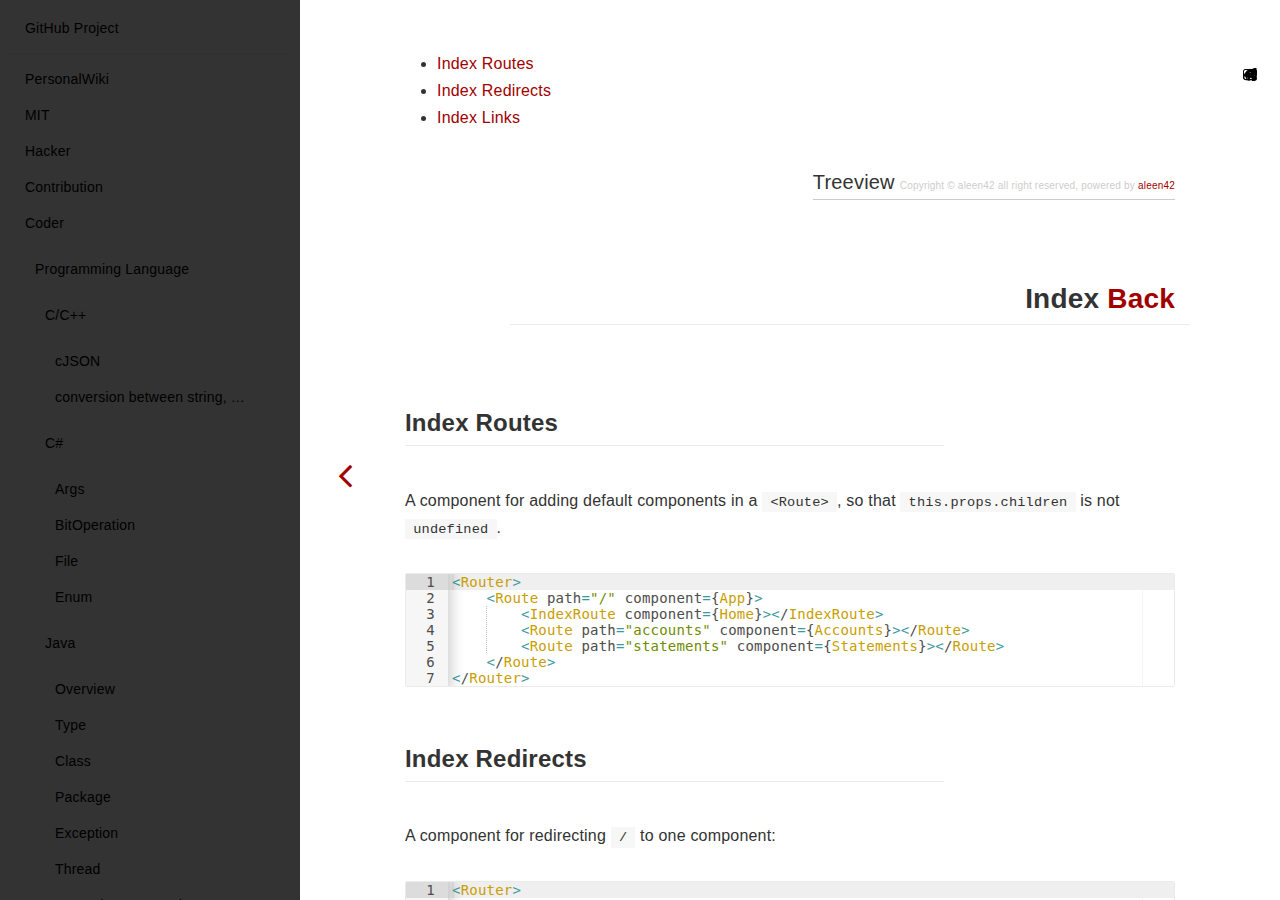
<file: Programming/JavaScript/Framework/react/react_router/index/index.html>
<!DOCTYPE HTML>
<html lang="" >
    <head>
        <meta charset="UTF-8">
        <meta content="text/html; charset=utf-8" http-equiv="Content-Type">
        <title>Index · Aleen</title>
        <meta http-equiv="X-UA-Compatible" content="IE=edge" />
        <meta name="description" content="">
        <meta name="generator" content="GitBook 3.2.0">
        
        
        
    
    <link rel="stylesheet" href="../../../../../../gitbook/style.css">

    
            
                
                <link rel="stylesheet" href="../../../../../../gitbook/gitbook-plugin-advanced-emoji/emoji-website.css">
                
            
                
                <link rel="stylesheet" href="../../../../../../gitbook/gitbook-plugin-page-footer/footer.css">
                
            
                
                <link rel="stylesheet" href="../../../../../../gitbook/gitbook-plugin-page-treeview/style.css">
                
            
                
                <link rel="stylesheet" href="../../../../../../gitbook/gitbook-plugin-ace/ace.css">
                
            
                
                <link rel="stylesheet" href="../../../../../../gitbook/gitbook-plugin-highlight/website.css">
                
            
                
                <link rel="stylesheet" href="../../../../../../gitbook/gitbook-plugin-fontsettings/website.css">
                
            
        

    

    
        
        <link rel="stylesheet" href="../../../../../../style/website.css">
        
    

        
    
    
    <meta name="HandheldFriendly" content="true"/>
    <meta name="viewport" content="width=device-width, initial-scale=1, user-scalable=no">
    <meta name="apple-mobile-web-app-capable" content="yes">
    <meta name="apple-mobile-web-app-status-bar-style" content="black">
    <link rel="apple-touch-icon-precomposed" sizes="152x152" href="../../../../../../gitbook/images/apple-touch-icon-precomposed-152.png">
    <link rel="shortcut icon" href="../../../../../../gitbook/images/favicon.ico" type="image/x-icon">

    
    
    <link rel="prev" href="../histories/histories.html" />
    

    </head>
    <body>
        
<div class="book">
    <div class="book-summary">
        
            
            
                <nav role="navigation">
                


<ul class="summary">
    
    
    
        
        <li>
            <a href="https://github.com/aleen42/PersonalWiki" target="_blank" class="custom-link">GitHub Project</a>
        </li>
    
    

    
    <li class="divider"></li>
    

    
        
        
    
        <li class="chapter " data-level="1.1" data-path="../../../../../../">
            
                <a href="../../../../../../">
            
                    
                    PersonalWiki
            
                </a>
            

            
        </li>
    
        <li class="chapter " data-level="1.2" data-path="../../../../../../MIT.html">
            
                <a href="../../../../../../MIT.html">
            
                    
                    MIT
            
                </a>
            

            
        </li>
    
        <li class="chapter " data-level="1.3" data-path="../../../../../../hacker.html">
            
                <a href="../../../../../../hacker.html">
            
                    
                    Hacker
            
                </a>
            

            
        </li>
    
        <li class="chapter " data-level="1.4" data-path="../../../../../../contribution.html">
            
                <a href="../../../../../../contribution.html">
            
                    
                    Contribution
            
                </a>
            

            
        </li>
    
        <li class="chapter " data-level="1.5" >
            
                <span>
            
                    
                    Coder
            
                </span>
            

            
            <ul class="articles">
                
    
        <li class="chapter " data-level="1.5.1" data-path="../../../../../ProgrammingMenu.html">
            
                <a href="../../../../../ProgrammingMenu.html">
            
                    
                    Programming Language
            
                </a>
            

            
            <ul class="articles">
                
    
        <li class="chapter " data-level="1.5.1.1" data-path="../../../../../c/c.html">
            
                <a href="../../../../../c/c.html">
            
                    
                    C/C++
            
                </a>
            

            
            <ul class="articles">
                
    
        <li class="chapter " data-level="1.5.1.1.1" data-path="../../../../../c/CJson/CJson.html">
            
                <a href="../../../../../c/CJson/CJson.html">
            
                    
                    cJSON
            
                </a>
            

            
        </li>
    
        <li class="chapter " data-level="1.5.1.1.2" data-path="../../../../../c/conversion_of_str/conversion_of_str.html">
            
                <a href="../../../../../c/conversion_of_str/conversion_of_str.html">
            
                    
                    conversion between string, char, const char
            
                </a>
            

            
        </li>
    

            </ul>
            
        </li>
    
        <li class="chapter " data-level="1.5.1.2" data-path="../../../../../CSharp/CSharpMenu.html">
            
                <a href="../../../../../CSharp/CSharpMenu.html">
            
                    
                    C#
            
                </a>
            

            
            <ul class="articles">
                
    
        <li class="chapter " data-level="1.5.1.2.1" data-path="../../../../../CSharp/Args/Args.html">
            
                <a href="../../../../../CSharp/Args/Args.html">
            
                    
                    Args
            
                </a>
            

            
        </li>
    
        <li class="chapter " data-level="1.5.1.2.2" data-path="../../../../../CSharp/BitOperation/BitOperation.html">
            
                <a href="../../../../../CSharp/BitOperation/BitOperation.html">
            
                    
                    BitOperation
            
                </a>
            

            
        </li>
    
        <li class="chapter " data-level="1.5.1.2.3" data-path="../../../../../CSharp/File/File.html">
            
                <a href="../../../../../CSharp/File/File.html">
            
                    
                    File
            
                </a>
            

            
        </li>
    
        <li class="chapter " data-level="1.5.1.2.4" data-path="../../../../../CSharp/Enum/Enum.html">
            
                <a href="../../../../../CSharp/Enum/Enum.html">
            
                    
                    Enum
            
                </a>
            

            
        </li>
    

            </ul>
            
        </li>
    
        <li class="chapter " data-level="1.5.1.3" data-path="../../../../../Java/Java.html">
            
                <a href="../../../../../Java/Java.html">
            
                    
                    Java
            
                </a>
            

            
            <ul class="articles">
                
    
        <li class="chapter " data-level="1.5.1.3.1" data-path="../../../../../Java/Overview/Overview.html">
            
                <a href="../../../../../Java/Overview/Overview.html">
            
                    
                    Overview
            
                </a>
            

            
        </li>
    
        <li class="chapter " data-level="1.5.1.3.2" data-path="../../../../../Java/Type/Type.html">
            
                <a href="../../../../../Java/Type/Type.html">
            
                    
                    Type
            
                </a>
            

            
        </li>
    
        <li class="chapter " data-level="1.5.1.3.3" data-path="../../../../../Java/Class/Class.html">
            
                <a href="../../../../../Java/Class/Class.html">
            
                    
                    Class
            
                </a>
            

            
        </li>
    
        <li class="chapter " data-level="1.5.1.3.4" data-path="../../../../../Java/Package/Package.html">
            
                <a href="../../../../../Java/Package/Package.html">
            
                    
                    Package
            
                </a>
            

            
        </li>
    
        <li class="chapter " data-level="1.5.1.3.5" data-path="../../../../../Java/Exception/Exception.html">
            
                <a href="../../../../../Java/Exception/Exception.html">
            
                    
                    Exception
            
                </a>
            

            
        </li>
    
        <li class="chapter " data-level="1.5.1.3.6" data-path="../../../../../Java/Thread/Thread.html">
            
                <a href="../../../../../Java/Thread/Thread.html">
            
                    
                    Thread
            
                </a>
            

            
        </li>
    
        <li class="chapter " data-level="1.5.1.3.7" data-path="../../../../../Java/Network/Network.html">
            
                <a href="../../../../../Java/Network/Network.html">
            
                    
                    Network Programming
            
                </a>
            

            
        </li>
    
        <li class="chapter " data-level="1.5.1.3.8" data-path="../../../../../Java/JDBC/JDBC.html">
            
                <a href="../../../../../Java/JDBC/JDBC.html">
            
                    
                    JDBC
            
                </a>
            

            
        </li>
    
        <li class="chapter " data-level="1.5.1.3.9" data-path="../../../../../Java/InnerClass/InnerClass.html">
            
                <a href="../../../../../Java/InnerClass/InnerClass.html">
            
                    
                    InnerClass
            
                </a>
            

            
        </li>
    
        <li class="chapter " data-level="1.5.1.3.10" data-path="../../../../../Java/Collection/Collection.html">
            
                <a href="../../../../../Java/Collection/Collection.html">
            
                    
                    Collection
            
                </a>
            

            
        </li>
    
        <li class="chapter " data-level="1.5.1.3.11" data-path="../../../../../Java/GUI/GUI.html">
            
                <a href="../../../../../Java/GUI/GUI.html">
            
                    
                    GUI
            
                </a>
            

            
        </li>
    
        <li class="chapter " data-level="1.5.1.3.12" data-path="../../../../../Java/IO/IO.html">
            
                <a href="../../../../../Java/IO/IO.html">
            
                    
                    IO
            
                </a>
            

            
        </li>
    

            </ul>
            
        </li>
    
        <li class="chapter " data-level="1.5.1.4" data-path="../../../../JavaScript.html">
            
                <a href="../../../../JavaScript.html">
            
                    
                    JavaScript
            
                </a>
            

            
            <ul class="articles">
                
    
        <li class="chapter " data-level="1.5.1.4.1" data-path="../../../Framework.html">
            
                <a href="../../../Framework.html">
            
                    
                    JavaScript Framework | Library
            
                </a>
            

            
            <ul class="articles">
                
    
        <li class="chapter " data-level="1.5.1.4.1.1" data-path="../../../Modernizr/Modernizr.html">
            
                <a href="../../../Modernizr/Modernizr.html">
            
                    
                    Modernizr
            
                </a>
            

            
        </li>
    
        <li class="chapter " data-level="1.5.1.4.1.2" data-path="../../../Interact/Interact.html">
            
                <a href="../../../Interact/Interact.html">
            
                    
                    Interact
            
                </a>
            

            
        </li>
    
        <li class="chapter " data-level="1.5.1.4.1.3" data-path="../../../Classie/Classie.html">
            
                <a href="../../../Classie/Classie.html">
            
                    
                    Classie
            
                </a>
            

            
        </li>
    
        <li class="chapter " data-level="1.5.1.4.1.4" data-path="../../../goog/goog.html">
            
                <a href="../../../goog/goog.html">
            
                    
                    Google Closure
            
                </a>
            

            
            <ul class="articles">
                
    
        <li class="chapter " data-level="1.5.1.4.1.4.1" data-path="../../../goog/slow_loop/slow_loop.html">
            
                <a href="../../../goog/slow_loop/slow_loop.html">
            
                    
                    Slow Loop
            
                </a>
            

            
        </li>
    
        <li class="chapter " data-level="1.5.1.4.1.4.2" data-path="../../../goog/slow_switch/slow_switch.html">
            
                <a href="../../../goog/slow_switch/slow_switch.html">
            
                    
                    Slow Switch
            
                </a>
            

            
        </li>
    
        <li class="chapter " data-level="1.5.1.4.1.4.3" data-path="../../../goog/leaky_boat/leaky_boat.html">
            
                <a href="../../../goog/leaky_boat/leaky_boat.html">
            
                    
                    Six Months in a Leaky Boat
            
                </a>
            

            
        </li>
    

            </ul>
            
        </li>
    
        <li class="chapter " data-level="1.5.1.4.1.5" data-path="../../../AJAX/AJAX.html">
            
                <a href="../../../AJAX/AJAX.html">
            
                    
                    Ajax
            
                </a>
            

            
        </li>
    
        <li class="chapter " data-level="1.5.1.4.1.6" data-path="../../../Strapdown/Strapdown.html">
            
                <a href="../../../Strapdown/Strapdown.html">
            
                    
                    Strapdown
            
                </a>
            

            
        </li>
    
        <li class="chapter " data-level="1.5.1.4.1.7" data-path="../../../GreenSock/GreenSock.html">
            
                <a href="../../../GreenSock/GreenSock.html">
            
                    
                    GreenSock
            
                </a>
            

            
        </li>
    
        <li class="chapter " data-level="1.5.1.4.1.8" data-path="../../../walkway/walkway.html">
            
                <a href="../../../walkway/walkway.html">
            
                    
                    Walkway
            
                </a>
            

            
        </li>
    
        <li class="chapter " data-level="1.5.1.4.1.9" data-path="../../../dynamics/dynamics.html">
            
                <a href="../../../dynamics/dynamics.html">
            
                    
                    Dyanmics
            
                </a>
            

            
        </li>
    
        <li class="chapter " data-level="1.5.1.4.1.10" data-path="../../../jquery/jquery.html">
            
                <a href="../../../jquery/jquery.html">
            
                    
                    JQuery
            
                </a>
            

            
        </li>
    
        <li class="chapter " data-level="1.5.1.4.1.11" data-path="../../../node/node.html">
            
                <a href="../../../node/node.html">
            
                    
                    node.js
            
                </a>
            

            
            <ul class="articles">
                
    
        <li class="chapter " data-level="1.5.1.4.1.11.1" data-path="../../../node/npm/npm.html">
            
                <a href="../../../node/npm/npm.html">
            
                    
                    Create and publish a node.js module
            
                </a>
            

            
        </li>
    
        <li class="chapter " data-level="1.5.1.4.1.11.2" data-path="../../../node/static_server/static_server.html">
            
                <a href="../../../node/static_server/static_server.html">
            
                    
                    Create a static server with node.js
            
                </a>
            

            
        </li>
    
        <li class="chapter " data-level="1.5.1.4.1.11.3" data-path="../../../node/cmd/cmd.html">
            
                <a href="../../../node/cmd/cmd.html">
            
                    
                    Use Node to write a command line tool
            
                </a>
            

            
        </li>
    
        <li class="chapter " data-level="1.5.1.4.1.11.4" data-path="../../../node/child_process/child_process.html">
            
                <a href="../../../node/child_process/child_process.html">
            
                    
                    Differences between spawn and exec of child_process
            
                </a>
            

            
        </li>
    

            </ul>
            
        </li>
    
        <li class="chapter " data-level="1.5.1.4.1.12" data-path="../../react.html">
            
                <a href="../../react.html">
            
                    
                    ReactJS
            
                </a>
            

            
            <ul class="articles">
                
    
        <li class="chapter " data-level="1.5.1.4.1.12.1" >
            
                <span>
            
                    
                    Quick Start
            
                </span>
            

            
            <ul class="articles">
                
    
        <li class="chapter " data-level="1.5.1.4.1.12.1.1" data-path="../../quick_started/quick_started.html">
            
                <a href="../../quick_started/quick_started.html">
            
                    
                    Quick Started
            
                </a>
            

            
        </li>
    
        <li class="chapter " data-level="1.5.1.4.1.12.1.2" data-path="../../tutorials/tutorials.html">
            
                <a href="../../tutorials/tutorials.html">
            
                    
                    Tutorials
            
                </a>
            

            
        </li>
    
        <li class="chapter " data-level="1.5.1.4.1.12.1.3" data-path="../../think_in_react/think_in_react.html">
            
                <a href="../../think_in_react/think_in_react.html">
            
                    
                    Think in React
            
                </a>
            

            
        </li>
    

            </ul>
            
        </li>
    
        <li class="chapter " data-level="1.5.1.4.1.12.2" >
            
                <span>
            
                    
                    Guide
            
                </span>
            

            
            <ul class="articles">
                
    
        <li class="chapter " data-level="1.5.1.4.1.12.2.1" data-path="../../why_react/why_react.html">
            
                <a href="../../why_react/why_react.html">
            
                    
                    Why React?
            
                </a>
            

            
        </li>
    
        <li class="chapter " data-level="1.5.1.4.1.12.2.2" data-path="../../display_data/display_data.html">
            
                <a href="../../display_data/display_data.html">
            
                    
                    Displaying Data
            
                </a>
            

            
            <ul class="articles">
                
    
        <li class="chapter " data-level="1.5.1.4.1.12.2.2.1" data-path="../../jsx_syntax/jsx_syntax.html">
            
                <a href="../../jsx_syntax/jsx_syntax.html">
            
                    
                    JSX Syntax
            
                </a>
            

            
        </li>
    
        <li class="chapter " data-level="1.5.1.4.1.12.2.2.2" data-path="../../jsx_gotcha/jsx_gotcha.html">
            
                <a href="../../jsx_gotcha/jsx_gotcha.html">
            
                    
                    JSX Gotchas
            
                </a>
            

            
        </li>
    
        <li class="chapter " data-level="1.5.1.4.1.12.2.2.3" data-path="../../jsx_spread_attributes/jsx_spread_attributes.html">
            
                <a href="../../jsx_spread_attributes/jsx_spread_attributes.html">
            
                    
                    JSX Spread Attributes
            
                </a>
            

            
        </li>
    

            </ul>
            
        </li>
    
        <li class="chapter " data-level="1.5.1.4.1.12.2.3" data-path="../../interactivity_dynamic_uis/interactivity_dynamic_uis.html">
            
                <a href="../../interactivity_dynamic_uis/interactivity_dynamic_uis.html">
            
                    
                    Interactivity and Dynamic UIs
            
                </a>
            

            
        </li>
    
        <li class="chapter " data-level="1.5.1.4.1.12.2.4" data-path="../../multiple_components/multiple_components.html">
            
                <a href="../../multiple_components/multiple_components.html">
            
                    
                    Multiple Components
            
                </a>
            

            
        </li>
    
        <li class="chapter " data-level="1.5.1.4.1.12.2.5" data-path="../../reusable_components/reusable_components.html">
            
                <a href="../../reusable_components/reusable_components.html">
            
                    
                    Reusable Components
            
                </a>
            

            
        </li>
    
        <li class="chapter " data-level="1.5.1.4.1.12.2.6" data-path="../../transfering_props/transfering_props.html">
            
                <a href="../../transfering_props/transfering_props.html">
            
                    
                    Transferring Props
            
                </a>
            

            
        </li>
    
        <li class="chapter " data-level="1.5.1.4.1.12.2.7" data-path="../../forms/forms.html">
            
                <a href="../../forms/forms.html">
            
                    
                    Forms
            
                </a>
            

            
        </li>
    
        <li class="chapter " data-level="1.5.1.4.1.12.2.8" data-path="../../working_with_the_browser/working_with_the_browser.html">
            
                <a href="../../working_with_the_browser/working_with_the_browser.html">
            
                    
                    Working With the Browser
            
                </a>
            

            
            <ul class="articles">
                
    
        <li class="chapter " data-level="1.5.1.4.1.12.2.8.1" data-path="../../refs_to_components/refs_to_components.html">
            
                <a href="../../refs_to_components/refs_to_components.html">
            
                    
                    Refs to Components
            
                </a>
            

            
        </li>
    

            </ul>
            
        </li>
    
        <li class="chapter " data-level="1.5.1.4.1.12.2.9" data-path="../../tooling_integration/tooling_integration.html">
            
                <a href="../../tooling_integration/tooling_integration.html">
            
                    
                    Tooling Integration
            
                </a>
            

            
            <ul class="articles">
                
    
        <li class="chapter " data-level="1.5.1.4.1.12.2.9.1" data-path="../../tooling_integration/language_tooling/language_tooling.html">
            
                <a href="../../tooling_integration/language_tooling/language_tooling.html">
            
                    
                    Language Tooling
            
                </a>
            

            
        </li>
    
        <li class="chapter " data-level="1.5.1.4.1.12.2.9.2" data-path="../../tooling_integration/package_management/package_management.html">
            
                <a href="../../tooling_integration/package_management/package_management.html">
            
                    
                    Package Management
            
                </a>
            

            
        </li>
    
        <li class="chapter " data-level="1.5.1.4.1.12.2.9.3" data-path="../../tooling_integration/server_side_env/server_side_env.html">
            
                <a href="../../tooling_integration/server_side_env/server_side_env.html">
            
                    
                    Server-side Environments
            
                </a>
            

            
        </li>
    

            </ul>
            
        </li>
    
        <li class="chapter " data-level="1.5.1.4.1.12.2.10" data-path="../../add_on/add_on.html">
            
                <a href="../../add_on/add_on.html">
            
                    
                    Add-Ons
            
                </a>
            

            
            <ul class="articles">
                
    
        <li class="chapter " data-level="1.5.1.4.1.12.2.10.1" data-path="../../add_on/animation/animation.html">
            
                <a href="../../add_on/animation/animation.html">
            
                    
                    Animation
            
                </a>
            

            
        </li>
    

            </ul>
            
        </li>
    

            </ul>
            
        </li>
    
        <li class="chapter " data-level="1.5.1.4.1.12.3" >
            
                <span>
            
                    
                    Tips
            
                </span>
            

            
            <ul class="articles">
                
    
        <li class="chapter " data-level="1.5.1.4.1.12.3.1" data-path="../../inline_styles/inline_styles.html">
            
                <a href="../../inline_styles/inline_styles.html">
            
                    
                    Inline Styles
            
                </a>
            

            
        </li>
    
        <li class="chapter " data-level="1.5.1.4.1.12.3.2" data-path="../../if_else_jsx/if_else_jsx.html">
            
                <a href="../../if_else_jsx/if_else_jsx.html">
            
                    
                    If-Else in JSX
            
                </a>
            

            
        </li>
    
        <li class="chapter " data-level="1.5.1.4.1.12.3.3" data-path="../../self_close/self_close.html">
            
                <a href="../../self_close/self_close.html">
            
                    
                    Self-Closing Tag
            
                </a>
            

            
        </li>
    
        <li class="chapter " data-level="1.5.1.4.1.12.3.4" data-path="../../max_jsx_root_node/max_jsx_root_node.html">
            
                <a href="../../max_jsx_root_node/max_jsx_root_node.html">
            
                    
                    Maximum Number of JSX Root Nodes
            
                </a>
            

            
        </li>
    
        <li class="chapter " data-level="1.5.1.4.1.12.3.5" data-path="../../shorthand_px/shorthand_px.html">
            
                <a href="../../shorthand_px/shorthand_px.html">
            
                    
                    Shorthand for Specifying Pixel Values in style props
            
                </a>
            

            
        </li>
    
        <li class="chapter " data-level="1.5.1.4.1.12.3.6" data-path="../../type_of_children_props/type_of_children_props.html">
            
                <a href="../../type_of_children_props/type_of_children_props.html">
            
                    
                    Type of the Children props
            
                </a>
            

            
        </li>
    
        <li class="chapter " data-level="1.5.1.4.1.12.3.7" data-path="../../null_controlled_input/null_controlled_input.html">
            
                <a href="../../null_controlled_input/null_controlled_input.html">
            
                    
                    Value of null for Controlled Input
            
                </a>
            

            
        </li>
    
        <li class="chapter " data-level="1.5.1.4.1.12.3.8" data-path="../../mouting_not_receive_props/mouting_not_receive_props.html">
            
                <a href="../../mouting_not_receive_props/mouting_not_receive_props.html">
            
                    
                    componentWillReceiveProps Not Triggered After Mounting
            
                </a>
            

            
        </li>
    
        <li class="chapter " data-level="1.5.1.4.1.12.3.9" data-path="../../props_in_get_initial_state/props_in_get_initial_state.html">
            
                <a href="../../props_in_get_initial_state/props_in_get_initial_state.html">
            
                    
                    Props in getInitialState Is an Anti-Pattern
            
                </a>
            

            
        </li>
    
        <li class="chapter " data-level="1.5.1.4.1.12.3.10" data-path="../../dom_event_listner/dom_event_listner.html">
            
                <a href="../../dom_event_listner/dom_event_listner.html">
            
                    
                    DOM Event Listeners in a Component
            
                </a>
            

            
        </li>
    
        <li class="chapter " data-level="1.5.1.4.1.12.3.11" data-path="../../initial_data_with_ajax/initial_data_with_ajax.html">
            
                <a href="../../initial_data_with_ajax/initial_data_with_ajax.html">
            
                    
                    Load Initial Data via AJAX
            
                </a>
            

            
        </li>
    
        <li class="chapter " data-level="1.5.1.4.1.12.3.12" data-path="../../false_in_jsx/false_in_jsx.html">
            
                <a href="../../false_in_jsx/false_in_jsx.html">
            
                    
                    False in JSX
            
                </a>
            

            
        </li>
    
        <li class="chapter " data-level="1.5.1.4.1.12.3.13" data-path="../../communication_between_components/communication_between_components.html">
            
                <a href="../../communication_between_components/communication_between_components.html">
            
                    
                    Communicate Between Components
            
                </a>
            

            
        </li>
    
        <li class="chapter " data-level="1.5.1.4.1.12.3.14" data-path="../../expose_component_functions/expose_component_functions.html">
            
                <a href="../../expose_component_functions/expose_component_functions.html">
            
                    
                    Expose Component Functions
            
                </a>
            

            
        </li>
    
        <li class="chapter " data-level="1.5.1.4.1.12.3.15" data-path="../../undefined_props_children/undefined_props_children.html">
            
                <a href="../../undefined_props_children/undefined_props_children.html">
            
                    
                    this.props.children undefined
            
                </a>
            

            
        </li>
    
        <li class="chapter " data-level="1.5.1.4.1.12.3.16" data-path="../../use_react_with_other_libraries/use_react_with_other_libraries.html">
            
                <a href="../../use_react_with_other_libraries/use_react_with_other_libraries.html">
            
                    
                    Use React with other libraris
            
                </a>
            

            
        </li>
    
        <li class="chapter " data-level="1.5.1.4.1.12.3.17" data-path="../../dangerously_set_innerhtml/dangerously_set_innerhtml.html">
            
                <a href="../../dangerously_set_innerhtml/dangerously_set_innerhtml.html">
            
                    
                    Dangerously Set innerHTML
            
                </a>
            

            
        </li>
    

            </ul>
            
        </li>
    
        <li class="chapter " data-level="1.5.1.4.1.12.4" >
            
                <span>
            
                    
                    Webpack
            
                </span>
            

            
            <ul class="articles">
                
    
        <li class="chapter " data-level="1.5.1.4.1.12.4.1" data-path="../../../webpack/webpack_and_react/webpack_and_react.html">
            
                <a href="../../../webpack/webpack_and_react/webpack_and_react.html">
            
                    
                    Webpack + React
            
                </a>
            

            
        </li>
    
        <li class="chapter " data-level="1.5.1.4.1.12.4.2" data-path="../../react_hot_loader/react_hot_loader.html">
            
                <a href="../../react_hot_loader/react_hot_loader.html">
            
                    
                    React Hot Loader
            
                </a>
            

            
        </li>
    

            </ul>
            
        </li>
    
        <li class="chapter " data-level="1.5.1.4.1.12.5" >
            
                <span>
            
                    
                    Router
            
                </span>
            

            
            <ul class="articles">
                
    
        <li class="chapter " data-level="1.5.1.4.1.12.5.1" data-path="../react_router.html">
            
                <a href="../react_router.html">
            
                    
                    React Router
            
                </a>
            

            
            <ul class="articles">
                
    
        <li class="chapter " data-level="1.5.1.4.1.12.5.1.1" data-path="../introduction/introduction.html">
            
                <a href="../introduction/introduction.html">
            
                    
                    Introduction
            
                </a>
            

            
        </li>
    
        <li class="chapter " data-level="1.5.1.4.1.12.5.1.2" >
            
                <span>
            
                    
                    Basics
            
                </span>
            

            
            <ul class="articles">
                
    
        <li class="chapter " data-level="1.5.1.4.1.12.5.1.2.1" data-path="../route_configuration/route_configuration.html">
            
                <a href="../route_configuration/route_configuration.html">
            
                    
                    Route Configuraon
            
                </a>
            

            
        </li>
    
        <li class="chapter " data-level="1.5.1.4.1.12.5.1.2.2" data-path="../route_matching/route_matching.html">
            
                <a href="../route_matching/route_matching.html">
            
                    
                    Route Matching
            
                </a>
            

            
        </li>
    
        <li class="chapter " data-level="1.5.1.4.1.12.5.1.2.3" data-path="../histories/histories.html">
            
                <a href="../histories/histories.html">
            
                    
                    Histories
            
                </a>
            

            
        </li>
    
        <li class="chapter active" data-level="1.5.1.4.1.12.5.1.2.4" data-path="./">
            
                <a href="./">
            
                    
                    Index
            
                </a>
            

            
        </li>
    

            </ul>
            
        </li>
    

            </ul>
            
        </li>
    

            </ul>
            
        </li>
    
        <li class="chapter " data-level="1.5.1.4.1.12.6" >
            
                <span>
            
                    
                    Redux
            
                </span>
            

            
            <ul class="articles">
                
    
        <li class="chapter " data-level="1.5.1.4.1.12.6.1" data-path="../../../redux/react_and_redux/react_and_redux.html">
            
                <a href="../../../redux/react_and_redux/react_and_redux.html">
            
                    
                    React + Redux
            
                </a>
            

            
        </li>
    

            </ul>
            
        </li>
    
        <li class="chapter " data-level="1.5.1.4.1.12.7" >
            
                <span>
            
                    
                    Pjax
            
                </span>
            

            
            <ul class="articles">
                
    
        <li class="chapter " data-level="1.5.1.4.1.12.7.1" data-path="../../react_and_pjax/react_and_pjax.html">
            
                <a href="../../react_and_pjax/react_and_pjax.html">
            
                    
                    Pjax + React
            
                </a>
            

            
        </li>
    

            </ul>
            
        </li>
    
        <li class="chapter " data-level="1.5.1.4.1.12.8" >
            
                <span>
            
                    
                    Components
            
                </span>
            

            
            <ul class="articles">
                
    
        <li class="chapter " data-level="1.5.1.4.1.12.8.1" data-path="../../mountain/mountain.html">
            
                <a href="../../mountain/mountain.html">
            
                    
                    Mountain
            
                </a>
            

            
        </li>
    
        <li class="chapter " data-level="1.5.1.4.1.12.8.2" data-path="../../paginate/paginate.html">
            
                <a href="../../paginate/paginate.html">
            
                    
                    Paginate
            
                </a>
            

            
        </li>
    
        <li class="chapter " data-level="1.5.1.4.1.12.8.3" data-path="../../rect_loading/rect_loading.html">
            
                <a href="../../rect_loading/rect_loading.html">
            
                    
                    Rectangle Loading
            
                </a>
            

            
        </li>
    
        <li class="chapter " data-level="1.5.1.4.1.12.8.4" data-path="../../typer/typer.html">
            
                <a href="../../typer/typer.html">
            
                    
                    Typer
            
                </a>
            

            
        </li>
    
        <li class="chapter " data-level="1.5.1.4.1.12.8.5" data-path="../../navigation/navigation.html">
            
                <a href="../../navigation/navigation.html">
            
                    
                    Multi-level Navigation
            
                </a>
            

            
        </li>
    
        <li class="chapter " data-level="1.5.1.4.1.12.8.6" data-path="../../slider/slider.html">
            
                <a href="../../slider/slider.html">
            
                    
                    Slider
            
                </a>
            

            
        </li>
    

            </ul>
            
        </li>
    

            </ul>
            
        </li>
    
        <li class="chapter " data-level="1.5.1.4.1.13" data-path="../../../webpack/webpack.html">
            
                <a href="../../../webpack/webpack.html">
            
                    
                    Webpack
            
                </a>
            

            
            <ul class="articles">
                
    
        <li class="chapter " data-level="1.5.1.4.1.13.1" >
            
                <span>
            
                    
                    Tutorials
            
                </span>
            

            
            <ul class="articles">
                
    
        <li class="chapter " data-level="1.5.1.4.1.13.1.1" data-path="../../../webpack/installation/installation.html">
            
                <a href="../../../webpack/installation/installation.html">
            
                    
                    Installation
            
                </a>
            

            
        </li>
    
        <li class="chapter " data-level="1.5.1.4.1.13.1.2" data-path="../../../webpack/usage/usage.html">
            
                <a href="../../../webpack/usage/usage.html">
            
                    
                    Usage
            
                </a>
            

            
        </li>
    
        <li class="chapter " data-level="1.5.1.4.1.13.1.3" data-path="../../../webpack/webpack_and_react/webpack_and_react.html">
            
                <a href="../../../webpack/webpack_and_react/webpack_and_react.html">
            
                    
                    Webpack + React
            
                </a>
            

            
        </li>
    
        <li class="chapter " data-level="1.5.1.4.1.13.1.4" data-path="../../../webpack/webpack_and_fa/webpack_and_fa.html">
            
                <a href="../../../webpack/webpack_and_fa/webpack_and_fa.html">
            
                    
                    Webpack + Font Awesome
            
                </a>
            

            
        </li>
    

            </ul>
            
        </li>
    
        <li class="chapter " data-level="1.5.1.4.1.13.2" >
            
                <span>
            
                    
                    APIs
            
                </span>
            

            
            <ul class="articles">
                
    
        <li class="chapter " data-level="1.5.1.4.1.13.2.1" data-path="../../../webpack/loader/loader.html">
            
                <a href="../../../webpack/loader/loader.html">
            
                    
                    Loader
            
                </a>
            

            
        </li>
    

            </ul>
            
        </li>
    
        <li class="chapter " data-level="1.5.1.4.1.13.3" >
            
                <span>
            
                    
                    Advanced
            
                </span>
            

            
            <ul class="articles">
                
    
        <li class="chapter " data-level="1.5.1.4.1.13.3.1" data-path="../../../webpack/es3_compatible_webpack_plugin/es3_compatible_webpack_plugin.html">
            
                <a href="../../../webpack/es3_compatible_webpack_plugin/es3_compatible_webpack_plugin.html">
            
                    
                    ES3-Compatible Webpack Plugin
            
                </a>
            

            
        </li>
    

            </ul>
            
        </li>
    

            </ul>
            
        </li>
    
        <li class="chapter " data-level="1.5.1.4.1.14" data-path="../../../redux/redux.html">
            
                <a href="../../../redux/redux.html">
            
                    
                    Redux
            
                </a>
            

            
            <ul class="articles">
                
    
        <li class="chapter " data-level="1.5.1.4.1.14.1" data-path="../../../redux/introduction/introduction.html">
            
                <a href="../../../redux/introduction/introduction.html">
            
                    
                    Introduction
            
                </a>
            

            
        </li>
    
        <li class="chapter " data-level="1.5.1.4.1.14.2" >
            
                <span>
            
                    
                    Basics
            
                </span>
            

            
            <ul class="articles">
                
    
        <li class="chapter " data-level="1.5.1.4.1.14.2.1" data-path="../../../redux/action/action.html">
            
                <a href="../../../redux/action/action.html">
            
                    
                    Actions
            
                </a>
            

            
        </li>
    
        <li class="chapter " data-level="1.5.1.4.1.14.2.2" data-path="../../../redux/reducer/reducer.html">
            
                <a href="../../../redux/reducer/reducer.html">
            
                    
                    Reducers
            
                </a>
            

            
        </li>
    
        <li class="chapter " data-level="1.5.1.4.1.14.2.3" data-path="../../../redux/store/store.html">
            
                <a href="../../../redux/store/store.html">
            
                    
                    Store
            
                </a>
            

            
        </li>
    
        <li class="chapter " data-level="1.5.1.4.1.14.2.4" data-path="../../../redux/data_flow/data_flow.html">
            
                <a href="../../../redux/data_flow/data_flow.html">
            
                    
                    Data Flow - Data Lifecycle in Redux
            
                </a>
            

            
        </li>
    
        <li class="chapter " data-level="1.5.1.4.1.14.2.5" data-path="../../../redux/react_and_redux/react_and_redux.html">
            
                <a href="../../../redux/react_and_redux/react_and_redux.html">
            
                    
                    React + Redux
            
                </a>
            

            
        </li>
    

            </ul>
            
        </li>
    

            </ul>
            
        </li>
    
        <li class="chapter " data-level="1.5.1.4.1.15" data-path="../../../underscore/underscore.html">
            
                <a href="../../../underscore/underscore.html">
            
                    
                    underscore.js
            
                </a>
            

            
            <ul class="articles">
                
    
        <li class="chapter " data-level="1.5.1.4.1.15.1" data-path="../../../underscore/void0_undefined/void0_undefined.html">
            
                <a href="../../../underscore/void0_undefined/void0_undefined.html">
            
                    
                    Use void 0 rather than undefined
            
                </a>
            

            
        </li>
    
        <li class="chapter " data-level="1.5.1.4.1.15.2" data-path="../../../underscore/type_inference_and_tutorials/type_inference_and_tutorials.html">
            
                <a href="../../../underscore/type_inference_and_tutorials/type_inference_and_tutorials.html">
            
                    
                    Common Type Inference and some useful tutorials
            
                </a>
            

            
        </li>
    
        <li class="chapter " data-level="1.5.1.4.1.15.3" data-path="../../../underscore/for_in_compatibility/for_in_compatibility.html">
            
                <a href="../../../underscore/for_in_compatibility/for_in_compatibility.html">
            
                    
                    Compatibility problems of for ... in
            
                </a>
            

            
        </li>
    
        <li class="chapter " data-level="1.5.1.4.1.15.4" data-path="../../../underscore/createAssigner/createAssigner.html">
            
                <a href="../../../underscore/createAssigner/createAssigner.html">
            
                    
                    The internal function: createAssigner()
            
                </a>
            

            
        </li>
    
        <li class="chapter " data-level="1.5.1.4.1.15.5" data-path="../../../underscore/is_equal/is_equal.html">
            
                <a href="../../../underscore/is_equal/is_equal.html">
            
                    
                    How to compare the equality of two elements
            
                </a>
            

            
        </li>
    
        <li class="chapter " data-level="1.5.1.4.1.15.6" data-path="../../../underscore/object_functions/object_functions.html">
            
                <a href="../../../underscore/object_functions/object_functions.html">
            
                    
                    Certain object functions like pick() and create()
            
                </a>
            

            
        </li>
    
        <li class="chapter " data-level="1.5.1.4.1.15.7" data-path="../../../underscore/array_index/array_index.html">
            
                <a href="../../../underscore/array_index/array_index.html">
            
                    
                    How to find items in an array
            
                </a>
            

            
        </li>
    
        <li class="chapter " data-level="1.5.1.4.1.15.8" data-path="../../../underscore/unique_array/unique_array.html">
            
                <a href="../../../underscore/unique_array/unique_array.html">
            
                    
                    How to get an array unique
            
                </a>
            

            
        </li>
    
        <li class="chapter " data-level="1.5.1.4.1.15.9" data-path="../../../underscore/flatten_an_array/flatten_an_array.html">
            
                <a href="../../../underscore/flatten_an_array/flatten_an_array.html">
            
                    
                    Flatten an array
            
                </a>
            

            
        </li>
    
        <li class="chapter " data-level="1.5.1.4.1.15.10" data-path="../../../underscore/array_functions/array_functions.html">
            
                <a href="../../../underscore/array_functions/array_functions.html">
            
                    
                    Certain array functions like compact(), difference(), and without()
            
                </a>
            

            
        </li>
    
        <li class="chapter " data-level="1.5.1.4.1.15.11" data-path="../../../underscore/something_about_NaN/something_about_NaN.html">
            
                <a href="../../../underscore/something_about_NaN/something_about_NaN.html">
            
                    
                    NaN?
            
                </a>
            

            
        </li>
    
        <li class="chapter " data-level="1.5.1.4.1.15.12" data-path="../../../underscore/array_like/array_like.html">
            
                <a href="../../../underscore/array_like/array_like.html">
            
                    
                    Array-like Objects
            
                </a>
            

            
        </li>
    
        <li class="chapter " data-level="1.5.1.4.1.15.13" data-path="../../../underscore/random_order/random_order.html">
            
                <a href="../../../underscore/random_order/random_order.html">
            
                    
                    How to shuffle an array
            
                </a>
            

            
        </li>
    
        <li class="chapter " data-level="1.5.1.4.1.15.14" data-path="../../../underscore/group/group.html">
            
                <a href="../../../underscore/group/group.html">
            
                    
                    Group
            
                </a>
            

            
        </li>
    

            </ul>
            
        </li>
    
        <li class="chapter " data-level="1.5.1.4.1.16" data-path="../../../eslint/eslint.html">
            
                <a href="../../../eslint/eslint.html">
            
                    
                    ESLint
            
                </a>
            

            
            <ul class="articles">
                
    
        <li class="chapter " data-level="1.5.1.4.1.16.1" data-path="../../../eslint/installation/installation.html">
            
                <a href="../../../eslint/installation/installation.html">
            
                    
                    Installation
            
                </a>
            

            
        </li>
    
        <li class="chapter " data-level="1.5.1.4.1.16.2" data-path="../../../eslint/configuration/configuration.html">
            
                <a href="../../../eslint/configuration/configuration.html">
            
                    
                    Configuration
            
                </a>
            

            
        </li>
    

            </ul>
            
        </li>
    
        <li class="chapter " data-level="1.5.1.4.1.17" data-path="../../../reactivex/reactivex.html">
            
                <a href="../../../reactivex/reactivex.html">
            
                    
                    ReactiveX
            
                </a>
            

            
        </li>
    
        <li class="chapter " data-level="1.5.1.4.1.18" data-path="../../../angular/angular.html">
            
                <a href="../../../angular/angular.html">
            
                    
                    Angular
            
                </a>
            

            
            <ul class="articles">
                
    
        <li class="chapter " data-level="1.5.1.4.1.18.1" data-path="../../../angular/angular1/angular1.html">
            
                <a href="../../../angular/angular1/angular1.html">
            
                    
                    AngularJS (1.x)
            
                </a>
            

            
            <ul class="articles">
                
    
        <li class="chapter " data-level="1.5.1.4.1.18.1.1" data-path="../../../angular/angular1/environment_setup/environment_setup.html">
            
                <a href="../../../angular/angular1/environment_setup/environment_setup.html">
            
                    
                    Environment Setup
            
                </a>
            

            
        </li>
    
        <li class="chapter " data-level="1.5.1.4.1.18.1.2" data-path="../../../angular/angular1/bootstrapping/bootstrapping.html">
            
                <a href="../../../angular/angular1/bootstrapping/bootstrapping.html">
            
                    
                    Bootstrapping
            
                </a>
            

            
        </li>
    
        <li class="chapter " data-level="1.5.1.4.1.18.1.3" data-path="../../../angular/angular1/static_template/static_template.html">
            
                <a href="../../../angular/angular1/static_template/static_template.html">
            
                    
                    Static Template
            
                </a>
            

            
        </li>
    
        <li class="chapter " data-level="1.5.1.4.1.18.1.4" data-path="../../../angular/angular1/angularjs_templates/angularjs_templates.html">
            
                <a href="../../../angular/angular1/angularjs_templates/angularjs_templates.html">
            
                    
                    AngularJS Templates
            
                </a>
            

            
        </li>
    
        <li class="chapter " data-level="1.5.1.4.1.18.1.5" data-path="../../../angular/angular1/components/components.html">
            
                <a href="../../../angular/angular1/components/components.html">
            
                    
                    Components
            
                </a>
            

            
        </li>
    
        <li class="chapter " data-level="1.5.1.4.1.18.1.6" data-path="../../../angular/angular1/directory_and_file/directory_and_file.html">
            
                <a href="../../../angular/angular1/directory_and_file/directory_and_file.html">
            
                    
                    Directory and File Organization of AngularJS Applications
            
                </a>
            

            
        </li>
    
        <li class="chapter " data-level="1.5.1.4.1.18.1.7" data-path="../../../angular/angular1/filtering_repeaters/filtering_repeaters.html">
            
                <a href="../../../angular/angular1/filtering_repeaters/filtering_repeaters.html">
            
                    
                    Filtering Repeaters
            
                </a>
            

            
        </li>
    
        <li class="chapter " data-level="1.5.1.4.1.18.1.8" data-path="../../../angular/angular1/two_way_data_binding/two_way_data_binding.html">
            
                <a href="../../../angular/angular1/two_way_data_binding/two_way_data_binding.html">
            
                    
                    Two-way Data Binding
            
                </a>
            

            
        </li>
    

            </ul>
            
        </li>
    

            </ul>
            
        </li>
    

            </ul>
            
        </li>
    
        <li class="chapter " data-level="1.5.1.4.2" data-path="../../../../web_api/web_api.html">
            
                <a href="../../../../web_api/web_api.html">
            
                    
                    Web APIs
            
                </a>
            

            
            <ul class="articles">
                
    
        <li class="chapter " data-level="1.5.1.4.2.1" data-path="../../../../web_api/websocket/websocket.html">
            
                <a href="../../../../web_api/websocket/websocket.html">
            
                    
                    WebSocket
            
                </a>
            

            
        </li>
    
        <li class="chapter " data-level="1.5.1.4.2.2" data-path="../../../../web_api/worker/worker.html">
            
                <a href="../../../../web_api/worker/worker.html">
            
                    
                    Worker
            
                </a>
            

            
        </li>
    
        <li class="chapter " data-level="1.5.1.4.2.3" data-path="../../../../web_api/xhr/xhr.html">
            
                <a href="../../../../web_api/xhr/xhr.html">
            
                    
                    XMLHttpRequest
            
                </a>
            

            
        </li>
    

            </ul>
            
        </li>
    
        <li class="chapter " data-level="1.5.1.4.3" data-path="../../../../webgl/webgl.html">
            
                <a href="../../../../webgl/webgl.html">
            
                    
                    WebGL
            
                </a>
            

            
            <ul class="articles">
                
    
        <li class="chapter " data-level="1.5.1.4.3.1" >
            
                <span>
            
                    
                    2D
            
                </span>
            

            
            <ul class="articles">
                
    
        <li class="chapter " data-level="1.5.1.4.3.1.1" data-path="../../../../webgl/canvas/canvas.html">
            
                <a href="../../../../webgl/canvas/canvas.html">
            
                    
                    Canvas
            
                </a>
            

            
            <ul class="articles">
                
    
        <li class="chapter " data-level="1.5.1.4.3.1.1.1" >
            
                <span>
            
                    
                    Advanced
            
                </span>
            

            
            <ul class="articles">
                
    
        <li class="chapter " data-level="1.5.1.4.3.1.1.1.1" data-path="../../../../webgl/canvas/line_drawing/line_drawing.html">
            
                <a href="../../../../webgl/canvas/line_drawing/line_drawing.html">
            
                    
                    Animated Glowing Line Drawing
            
                </a>
            

            
        </li>
    
        <li class="chapter " data-level="1.5.1.4.3.1.1.1.2" data-path="../../../../webgl/canvas/animate_drawing_of_svg_path/animate_drawing_of_svg_path.html">
            
                <a href="../../../../webgl/canvas/animate_drawing_of_svg_path/animate_drawing_of_svg_path.html">
            
                    
                    Animate a progressive drawing of SVG path
            
                </a>
            

            
        </li>
    
        <li class="chapter " data-level="1.5.1.4.3.1.1.1.3" data-path="../../../../webgl/canvas/finding_contours/finding_contours.html">
            
                <a href="../../../../webgl/canvas/finding_contours/finding_contours.html">
            
                    
                    Finding Contours of a bitmap image
            
                </a>
            

            
        </li>
    
        <li class="chapter " data-level="1.5.1.4.3.1.1.1.4" data-path="../../../../webgl/canvas/drawing_an_svg/drawing_an_svg.html">
            
                <a href="../../../../webgl/canvas/drawing_an_svg/drawing_an_svg.html">
            
                    
                    Drawing an SVG file
            
                </a>
            

            
        </li>
    

            </ul>
            
        </li>
    

            </ul>
            
        </li>
    
        <li class="chapter " data-level="1.5.1.4.3.1.2" data-path="../../../../webgl/SVG/SVG.html">
            
                <a href="../../../../webgl/SVG/SVG.html">
            
                    
                    SVG
            
                </a>
            

            
            <ul class="articles">
                
    
        <li class="chapter " data-level="1.5.1.4.3.1.2.1" >
            
                <span>
            
                    
                    Basic
            
                </span>
            

            
            <ul class="articles">
                
    
        <li class="chapter " data-level="1.5.1.4.3.1.2.1.1" data-path="../../../../webgl/SVG/introduction/introduction.html">
            
                <a href="../../../../webgl/SVG/introduction/introduction.html">
            
                    
                    Introduction
            
                </a>
            

            
        </li>
    

            </ul>
            
        </li>
    
        <li class="chapter " data-level="1.5.1.4.3.1.2.2" >
            
                <span>
            
                    
                    Advanced
            
                </span>
            

            
            <ul class="articles">
                
    
        <li class="chapter " data-level="1.5.1.4.3.1.2.2.1" data-path="../../../../webgl/SVG/calibration_parameters/calibration_parameters.html">
            
                <a href="../../../../webgl/SVG/calibration_parameters/calibration_parameters.html">
            
                    
                    Calibration parameters for drawing a SVG file
            
                </a>
            

            
        </li>
    
        <li class="chapter " data-level="1.5.1.4.3.1.2.2.2" data-path="../../../../webgl/SVG/convert_shapes_to_path/convert_shapes_to_path.html">
            
                <a href="../../../../webgl/SVG/convert_shapes_to_path/convert_shapes_to_path.html">
            
                    
                    Convert all shapes/primitives into path elements of SVG
            
                </a>
            

            
        </li>
    

            </ul>
            
        </li>
    

            </ul>
            
        </li>
    

            </ul>
            
        </li>
    
        <li class="chapter " data-level="1.5.1.4.3.2" >
            
                <span>
            
                    
                    3D
            
                </span>
            

            
            <ul class="articles">
                
    
        <li class="chapter " data-level="1.5.1.4.3.2.1" data-path="../../../../webgl/three/three.html">
            
                <a href="../../../../webgl/three/three.html">
            
                    
                    three.js
            
                </a>
            

            
            <ul class="articles">
                
    
        <li class="chapter " data-level="1.5.1.4.3.2.1.1" >
            
                <span>
            
                    
                    Introduction
            
                </span>
            

            
            <ul class="articles">
                
    
        <li class="chapter " data-level="1.5.1.4.3.2.1.1.1" data-path="../../../../webgl/three/create_a_scene/create_a_scene.html">
            
                <a href="../../../../webgl/three/create_a_scene/create_a_scene.html">
            
                    
                    Create a scene
            
                </a>
            

            
        </li>
    
        <li class="chapter " data-level="1.5.1.4.3.2.1.1.2" data-path="../../../../webgl/three/matrix_transformations/matrix_transformations.html">
            
                <a href="../../../../webgl/three/matrix_transformations/matrix_transformations.html">
            
                    
                    Matrix transformations
            
                </a>
            

            
        </li>
    
        <li class="chapter " data-level="1.5.1.4.3.2.1.1.3" data-path="../../../../webgl/three/camera/camera.html">
            
                <a href="../../../../webgl/three/camera/camera.html">
            
                    
                    Camera
            
                </a>
            

            
        </li>
    

            </ul>
            
        </li>
    
        <li class="chapter " data-level="1.5.1.4.3.2.1.2" >
            
                <span>
            
                    
                    Advanced
            
                </span>
            

            
            <ul class="articles">
                
    
        <li class="chapter " data-level="1.5.1.4.3.2.1.2.1" data-path="../../../../webgl/three/VR/VR.html">
            
                <a href="../../../../webgl/three/VR/VR.html">
            
                    
                    Virtual Reality
            
                </a>
            

            
            <ul class="articles">
                
    
        <li class="chapter " data-level="1.5.1.4.3.2.1.2.1.1" data-path="../../../../webgl/three/VR/a_simple_demo/a_simple_demo.html">
            
                <a href="../../../../webgl/three/VR/a_simple_demo/a_simple_demo.html">
            
                    
                    A simple demo created by Ritter Liu
            
                </a>
            

            
        </li>
    
        <li class="chapter " data-level="1.5.1.4.3.2.1.2.1.2" data-path="../../../../webgl/three/VR/webvr/webvr.html">
            
                <a href="../../../../webgl/three/VR/webvr/webvr.html">
            
                    
                    WebVR Boilerplate
            
                </a>
            

            
        </li>
    

            </ul>
            
        </li>
    

            </ul>
            
        </li>
    

            </ul>
            
        </li>
    

            </ul>
            
        </li>
    
        <li class="chapter " data-level="1.5.1.4.3.3" >
            
                <span>
            
                    
                    Advanced
            
                </span>
            

            
            <ul class="articles">
                
    
        <li class="chapter " data-level="1.5.1.4.3.3.1" data-path="../../../../webgl/glsl/glsl.html">
            
                <a href="../../../../webgl/glsl/glsl.html">
            
                    
                    GLSL
            
                </a>
            

            
        </li>
    

            </ul>
            
        </li>
    

            </ul>
            
        </li>
    
        <li class="chapter " data-level="1.5.1.4.4" >
            
                <span>
            
                    
                    Categories
            
                </span>
            

            
            <ul class="articles">
                
    
        <li class="chapter " data-level="1.5.1.4.4.1" >
            
                <span>
            
                    
                    Basics
            
                </span>
            

            
            <ul class="articles">
                
    
        <li class="chapter " data-level="1.5.1.4.4.1.1" data-path="../../../../Lexical/Lexical.html">
            
                <a href="../../../../Lexical/Lexical.html">
            
                    
                    Lexical Structure
            
                </a>
            

            
        </li>
    
        <li class="chapter " data-level="1.5.1.4.4.1.2" data-path="../../../../Type/Type.html">
            
                <a href="../../../../Type/Type.html">
            
                    
                    Types, Values, and Variables
            
                </a>
            

            
            <ul class="articles">
                
    
        <li class="chapter " data-level="1.5.1.4.4.1.2.1" data-path="../../../../Type/Arithmetic/Arithmetic.html">
            
                <a href="../../../../Type/Arithmetic/Arithmetic.html">
            
                    
                    Arithmetic
            
                </a>
            

            
        </li>
    
        <li class="chapter " data-level="1.5.1.4.4.1.2.2" data-path="../../../../Type/Infinity,NaN/Infinity,NaN.html">
            
                <a href="../../../../Type/Infinity,NaN/Infinity,NaN.html">
            
                    
                    Infinity & NaN
            
                </a>
            

            
        </li>
    
        <li class="chapter " data-level="1.5.1.4.4.1.2.3" data-path="../../../../Type/Precision/Precision.html">
            
                <a href="../../../../Type/Precision/Precision.html">
            
                    
                    Precision
            
                </a>
            

            
        </li>
    
        <li class="chapter " data-level="1.5.1.4.4.1.2.4" data-path="../../../../Type/Date&Time/Date&Time.html">
            
                <a href="../../../../Type/Date&Time/Date&Time.html">
            
                    
                    Date and Times
            
                </a>
            

            
        </li>
    
        <li class="chapter " data-level="1.5.1.4.4.1.2.5" data-path="../../../../Type/Text/Text.html">
            
                <a href="../../../../Type/Text/Text.html">
            
                    
                    Text
            
                </a>
            

            
        </li>
    
        <li class="chapter " data-level="1.5.1.4.4.1.2.6" data-path="../../../../Type/Wrapper/Wrapper.html">
            
                <a href="../../../../Type/Wrapper/Wrapper.html">
            
                    
                    Wrapper Object(包裝對象)
            
                </a>
            

            
        </li>
    

            </ul>
            
        </li>
    
        <li class="chapter " data-level="1.5.1.4.4.1.3" data-path="../../../../array/array.html">
            
                <a href="../../../../array/array.html">
            
                    
                    Array
            
                </a>
            

            
            <ul class="articles">
                
    
        <li class="chapter " data-level="1.5.1.4.4.1.3.1" data-path="../../../../array/array_detection/array_detection.html">
            
                <a href="../../../../array/array_detection/array_detection.html">
            
                    
                    How to detect whether an object is an array
            
                </a>
            

            
        </li>
    
        <li class="chapter " data-level="1.5.1.4.4.1.3.2" data-path="../../../../array/array_methods/array_methods.html">
            
                <a href="../../../../array/array_methods/array_methods.html">
            
                    
                    Methods of an array
            
                </a>
            

            
        </li>
    

            </ul>
            
        </li>
    
        <li class="chapter " data-level="1.5.1.4.4.1.4" data-path="../../../../object/object.html">
            
                <a href="../../../../object/object.html">
            
                    
                    Object
            
                </a>
            

            
        </li>
    
        <li class="chapter " data-level="1.5.1.4.4.1.5" data-path="../../../../regular/regular.html">
            
                <a href="../../../../regular/regular.html">
            
                    
                    Regular Expressions
            
                </a>
            

            
            <ul class="articles">
                
    
        <li class="chapter " data-level="1.5.1.4.4.1.5.1" data-path="../../../../regular/basic_skills/basic_skills.html">
            
                <a href="../../../../regular/basic_skills/basic_skills.html">
            
                    
                    Basic Skills
            
                </a>
            

            
        </li>
    
        <li class="chapter " data-level="1.5.1.4.4.1.5.2" data-path="../../../../regular/programming/programming.html">
            
                <a href="../../../../regular/programming/programming.html">
            
                    
                    Programming with Regular Expression
            
                </a>
            

            
        </li>
    
        <li class="chapter " data-level="1.5.1.4.4.1.5.3" data-path="../../../../regular/validation_formatting/validation_formatting.html">
            
                <a href="../../../../regular/validation_formatting/validation_formatting.html">
            
                    
                    Validation and Formatting
            
                </a>
            

            
        </li>
    
        <li class="chapter " data-level="1.5.1.4.4.1.5.4" data-path="../../../../regular/words_lines_special/words_lines_special.html">
            
                <a href="../../../../regular/words_lines_special/words_lines_special.html">
            
                    
                    Words, Lines, and Special Characters
            
                </a>
            

            
        </li>
    
        <li class="chapter " data-level="1.5.1.4.4.1.5.5" data-path="../../../../regular/numbers/numbers.html">
            
                <a href="../../../../regular/numbers/numbers.html">
            
                    
                    Numbers
            
                </a>
            

            
        </li>
    
        <li class="chapter " data-level="1.5.1.4.4.1.5.6" data-path="../../../../regular/source_code_and_log_files/source_code_and_log_files.html">
            
                <a href="../../../../regular/source_code_and_log_files/source_code_and_log_files.html">
            
                    
                    Source Code and Log Files
            
                </a>
            

            
        </li>
    
        <li class="chapter " data-level="1.5.1.4.4.1.5.7" data-path="../../../../regular/url_path_internet_address/url_path_internet_address.html">
            
                <a href="../../../../regular/url_path_internet_address/url_path_internet_address.html">
            
                    
                    URLs, Paths, and Internet Addresses
            
                </a>
            

            
        </li>
    
        <li class="chapter " data-level="1.5.1.4.4.1.5.8" data-path="../../../../regular/markup_data_formats/markup_data_formats.html">
            
                <a href="../../../../regular/markup_data_formats/markup_data_formats.html">
            
                    
                    Markup and Data Formats
            
                </a>
            

            
        </li>
    

            </ul>
            
        </li>
    
        <li class="chapter " data-level="1.5.1.4.4.1.6" data-path="../../../../data_structure/data_structure.html">
            
                <a href="../../../../data_structure/data_structure.html">
            
                    
                    Data Structure
            
                </a>
            

            
            <ul class="articles">
                
    
        <li class="chapter " data-level="1.5.1.4.4.1.6.1" data-path="../../../../data_structure/array/array.html">
            
                <a href="../../../../data_structure/array/array.html">
            
                    
                    Arrays
            
                </a>
            

            
        </li>
    
        <li class="chapter " data-level="1.5.1.4.4.1.6.2" data-path="../../../../data_structure/list/list.html">
            
                <a href="../../../../data_structure/list/list.html">
            
                    
                    Lists
            
                </a>
            

            
        </li>
    
        <li class="chapter " data-level="1.5.1.4.4.1.6.3" data-path="../../../../data_structure/stack/stack.html">
            
                <a href="../../../../data_structure/stack/stack.html">
            
                    
                    Stacks
            
                </a>
            

            
        </li>
    
        <li class="chapter " data-level="1.5.1.4.4.1.6.4" data-path="../../../../data_structure/queue/queue.html">
            
                <a href="../../../../data_structure/queue/queue.html">
            
                    
                    Queues
            
                </a>
            

            
        </li>
    
        <li class="chapter " data-level="1.5.1.4.4.1.6.5" data-path="../../../../data_structure/linked_lists/linked_lists.html">
            
                <a href="../../../../data_structure/linked_lists/linked_lists.html">
            
                    
                    Linked Lists
            
                </a>
            

            
        </li>
    
        <li class="chapter " data-level="1.5.1.4.4.1.6.6" data-path="../../../../data_structure/dictionary/dictionary.html">
            
                <a href="../../../../data_structure/dictionary/dictionary.html">
            
                    
                    Dictionaries
            
                </a>
            

            
        </li>
    
        <li class="chapter " data-level="1.5.1.4.4.1.6.7" data-path="../../../../data_structure/hashing/hashing.html">
            
                <a href="../../../../data_structure/hashing/hashing.html">
            
                    
                    Hashing
            
                </a>
            

            
        </li>
    
        <li class="chapter " data-level="1.5.1.4.4.1.6.8" data-path="../../../../data_structure/sets/sets.html">
            
                <a href="../../../../data_structure/sets/sets.html">
            
                    
                    Sets
            
                </a>
            

            
        </li>
    
        <li class="chapter " data-level="1.5.1.4.4.1.6.9" data-path="../../../../data_structure/bt_bst/bt_bst.html">
            
                <a href="../../../../data_structure/bt_bst/bt_bst.html">
            
                    
                    Binary Trees and Binary Search Trees
            
                </a>
            

            
        </li>
    
        <li class="chapter " data-level="1.5.1.4.4.1.6.10" data-path="../../../../data_structure/graphs/graphs.html">
            
                <a href="../../../../data_structure/graphs/graphs.html">
            
                    
                    Graphs
            
                </a>
            

            
        </li>
    

            </ul>
            
        </li>
    
        <li class="chapter " data-level="1.5.1.4.4.1.7" data-path="../../../../parameter/parameter.html">
            
                <a href="../../../../parameter/parameter.html">
            
                    
                    Parameters Passing
            
                </a>
            

            
        </li>
    

            </ul>
            
        </li>
    
        <li class="chapter " data-level="1.5.1.4.4.2" >
            
                <span>
            
                    
                    Advanced
            
                </span>
            

            
            <ul class="articles">
                
    
        <li class="chapter " data-level="1.5.1.4.4.2.1" data-path="../../../../closure/closure.html">
            
                <a href="../../../../closure/closure.html">
            
                    
                    Closures
            
                </a>
            

            
        </li>
    
        <li class="chapter " data-level="1.5.1.4.4.2.2" data-path="../../../../bubble_and_capture/bubble_and_capture.html">
            
                <a href="../../../../bubble_and_capture/bubble_and_capture.html">
            
                    
                    Event Bubbling and Capturing
            
                </a>
            

            
        </li>
    
        <li class="chapter " data-level="1.5.1.4.4.2.3" data-path="../../../../memory_leak/memory_leak.html">
            
                <a href="../../../../memory_leak/memory_leak.html">
            
                    
                    Memory Leak
            
                </a>
            

            
        </li>
    
        <li class="chapter " data-level="1.5.1.4.4.2.4" data-path="../../../../jsonp/jsonp.html">
            
                <a href="../../../../jsonp/jsonp.html">
            
                    
                    JSONP
            
                </a>
            

            
        </li>
    
        <li class="chapter " data-level="1.5.1.4.4.2.5" data-path="../../../../shim_and_polyfills/shim_and_polyfills.html">
            
                <a href="../../../../shim_and_polyfills/shim_and_polyfills.html">
            
                    
                    Shim and Polyfills
            
                </a>
            

            
        </li>
    
        <li class="chapter " data-level="1.5.1.4.4.2.6" data-path="../../../../strict_mode/strict_mode.html">
            
                <a href="../../../../strict_mode/strict_mode.html">
            
                    
                    Strict Mode
            
                </a>
            

            
        </li>
    
        <li class="chapter " data-level="1.5.1.4.4.2.7" data-path="../../../../module_system_style/module_system_style.html">
            
                <a href="../../../../module_system_style/module_system_style.html">
            
                    
                    Module System Style
            
                </a>
            

            
        </li>
    
        <li class="chapter " data-level="1.5.1.4.4.2.8" data-path="../../../../high_performance/high_performance.html">
            
                <a href="../../../../high_performance/high_performance.html">
            
                    
                    High Performance
            
                </a>
            

            
            <ul class="articles">
                
    
        <li class="chapter " data-level="1.5.1.4.4.2.8.1" >
            
                <span>
            
                    
                    JavaScript Loading
            
                </span>
            

            
            <ul class="articles">
                
    
        <li class="chapter " data-level="1.5.1.4.4.2.8.1.1" data-path="../../../../high_performance/loading_and_execution/loading_and_execution.html">
            
                <a href="../../../../high_performance/loading_and_execution/loading_and_execution.html">
            
                    
                    Loading and Execution
            
                </a>
            

            
        </li>
    

            </ul>
            
        </li>
    
        <li class="chapter " data-level="1.5.1.4.4.2.8.2" >
            
                <span>
            
                    
                    Coding Technique
            
                </span>
            

            
            <ul class="articles">
                
    
        <li class="chapter " data-level="1.5.1.4.4.2.8.2.1" data-path="../../../../high_performance/data_access/data_access.html">
            
                <a href="../../../../high_performance/data_access/data_access.html">
            
                    
                    Data Access
            
                </a>
            

            
        </li>
    
        <li class="chapter " data-level="1.5.1.4.4.2.8.2.2" data-path="../../../../high_performance/dom_scripting/dom_scripting.html">
            
                <a href="../../../../high_performance/dom_scripting/dom_scripting.html">
            
                    
                    DOM Scripting
            
                </a>
            

            
        </li>
    
        <li class="chapter " data-level="1.5.1.4.4.2.8.2.3" data-path="../../../../high_performance/algorithms_flow_control/algorithms_flow_control.html">
            
                <a href="../../../../high_performance/algorithms_flow_control/algorithms_flow_control.html">
            
                    
                    Algorithms and Flow Control
            
                </a>
            

            
        </li>
    
        <li class="chapter " data-level="1.5.1.4.4.2.8.2.4" data-path="../../../../high_performance/string_regular_expressions/string_regular_expressions.html">
            
                <a href="../../../../high_performance/string_regular_expressions/string_regular_expressions.html">
            
                    
                    Strings and Regular Expressions
            
                </a>
            

            
        </li>
    
        <li class="chapter " data-level="1.5.1.4.4.2.8.2.5" data-path="../../../../high_performance/responsive_interfaces/responsive_interfaces.html">
            
                <a href="../../../../high_performance/responsive_interfaces/responsive_interfaces.html">
            
                    
                    Responsive Interfaces
            
                </a>
            

            
        </li>
    
        <li class="chapter " data-level="1.5.1.4.4.2.8.2.6" data-path="../../../../high_performance/ajax/ajax.html">
            
                <a href="../../../../high_performance/ajax/ajax.html">
            
                    
                    Ajax
            
                </a>
            

            
        </li>
    
        <li class="chapter " data-level="1.5.1.4.4.2.8.2.7" data-path="../../../../high_performance/practices/practices.html">
            
                <a href="../../../../high_performance/practices/practices.html">
            
                    
                    Programming Practices
            
                </a>
            

            
        </li>
    

            </ul>
            
        </li>
    
        <li class="chapter " data-level="1.5.1.4.4.2.8.3" >
            
                <span>
            
                    
                    Deployment
            
                </span>
            

            
            <ul class="articles">
                
    
        <li class="chapter " data-level="1.5.1.4.4.2.8.3.1" data-path="../../../../high_performance/building_and_deploying/building_and_deploying.html">
            
                <a href="../../../../high_performance/building_and_deploying/building_and_deploying.html">
            
                    
                    Building and Deploying
            
                </a>
            

            
        </li>
    

            </ul>
            
        </li>
    
        <li class="chapter " data-level="1.5.1.4.4.2.8.4" >
            
                <span>
            
                    
                    Testing
            
                </span>
            

            
            <ul class="articles">
                
    
        <li class="chapter " data-level="1.5.1.4.4.2.8.4.1" data-path="../../../../high_performance/tools/tools.html">
            
                <a href="../../../../high_performance/tools/tools.html">
            
                    
                    Tools
            
                </a>
            

            
        </li>
    

            </ul>
            
        </li>
    
        <li class="chapter " data-level="1.5.1.4.4.2.8.5" >
            
                <span>
            
                    
                    Advanced
            
                </span>
            

            
            <ul class="articles">
                
    
        <li class="chapter " data-level="1.5.1.4.4.2.8.5.1" data-path="../../../../high_performance/virtual_dom/virtual_dom.html">
            
                <a href="../../../../high_performance/virtual_dom/virtual_dom.html">
            
                    
                    Virtual DOM
            
                </a>
            

            
        </li>
    

            </ul>
            
        </li>
    

            </ul>
            
        </li>
    
        <li class="chapter " data-level="1.5.1.4.4.2.9" data-path="../../../../es6/es6.html">
            
                <a href="../../../../es6/es6.html">
            
                    
                    ES6 features
            
                </a>
            

            
            <ul class="articles">
                
    
        <li class="chapter " data-level="1.5.1.4.4.2.9.1" data-path="../../../../es6/block_scope/block_scope.html">
            
                <a href="../../../../es6/block_scope/block_scope.html">
            
                    
                    Block Scope
            
                </a>
            

            
        </li>
    
        <li class="chapter " data-level="1.5.1.4.4.2.9.2" data-path="../../../../es6/arrow_functions/arrow_functions.html">
            
                <a href="../../../../es6/arrow_functions/arrow_functions.html">
            
                    
                    Arrow Functions
            
                </a>
            

            
        </li>
    
        <li class="chapter " data-level="1.5.1.4.4.2.9.3" data-path="../../../../es6/promise/promise.html">
            
                <a href="../../../../es6/promise/promise.html">
            
                    
                    Promise
            
                </a>
            

            
        </li>
    
        <li class="chapter " data-level="1.5.1.4.4.2.9.4" data-path="../../../../es6/spread_operators/spread_operators.html">
            
                <a href="../../../../es6/spread_operators/spread_operators.html">
            
                    
                    Spread Operators
            
                </a>
            

            
        </li>
    
        <li class="chapter " data-level="1.5.1.4.4.2.9.5" data-path="../../../../es6/rest_param/rest_param.html">
            
                <a href="../../../../es6/rest_param/rest_param.html">
            
                    
                    Rest Parameters
            
                </a>
            

            
        </li>
    
        <li class="chapter " data-level="1.5.1.4.4.2.9.6" data-path="../../../../es6/destructuring_assignment/destructuring_assignment.html">
            
                <a href="../../../../es6/destructuring_assignment/destructuring_assignment.html">
            
                    
                    Destructuring Assignment
            
                </a>
            

            
        </li>
    
        <li class="chapter " data-level="1.5.1.4.4.2.9.7" data-path="../../../../es6/definition/definition.html">
            
                <a href="../../../../es6/definition/definition.html">
            
                    
                    Variables Definition
            
                </a>
            

            
        </li>
    
        <li class="chapter " data-level="1.5.1.4.4.2.9.8" data-path="../../../../es6/global/global.html">
            
                <a href="../../../../es6/global/global.html">
            
                    
                    Global
            
                </a>
            

            
        </li>
    

            </ul>
            
        </li>
    
        <li class="chapter " data-level="1.5.1.4.4.2.10" data-path="../../../../events_loop/events_loop.html">
            
                <a href="../../../../events_loop/events_loop.html">
            
                    
                    Event Loops
            
                </a>
            

            
        </li>
    
        <li class="chapter " data-level="1.5.1.4.4.2.11" data-path="../../../../unit_tests/unit_tests.html">
            
                <a href="../../../../unit_tests/unit_tests.html">
            
                    
                    Unit Tests
            
                </a>
            

            
        </li>
    
        <li class="chapter " data-level="1.5.1.4.4.2.12" data-path="../../../../async_programming/async_programming.html">
            
                <a href="../../../../async_programming/async_programming.html">
            
                    
                    Asynchronous Programming
            
                </a>
            

            
        </li>
    
        <li class="chapter " data-level="1.5.1.4.4.2.13" data-path="../../../../easing/easing.html">
            
                <a href="../../../../easing/easing.html">
            
                    
                    Easing Function
            
                </a>
            

            
        </li>
    

            </ul>
            
        </li>
    
        <li class="chapter " data-level="1.5.1.4.4.3" >
            
                <span>
            
                    
                    Http
            
                </span>
            

            
            <ul class="articles">
                
    
        <li class="chapter " data-level="1.5.1.4.4.3.1" data-path="../../../../http_reponse_status_code/http_reponse_status_code.html">
            
                <a href="../../../../http_reponse_status_code/http_reponse_status_code.html">
            
                    
                    HTTP Response Status Code
            
                </a>
            

            
        </li>
    

            </ul>
            
        </li>
    

            </ul>
            
        </li>
    

            </ul>
            
        </li>
    
        <li class="chapter " data-level="1.5.1.5" data-path="../../../../../TypeScript/TypeScript.html">
            
                <a href="../../../../../TypeScript/TypeScript.html">
            
                    
                    TypeScript
            
                </a>
            

            
            <ul class="articles">
                
    
        <li class="chapter " data-level="1.5.1.5.1" data-path="../../../../../TypeScript/brief_description/brief_description.html">
            
                <a href="../../../../../TypeScript/brief_description/brief_description.html">
            
                    
                    Brief Descriptions
            
                </a>
            

            
        </li>
    
        <li class="chapter " data-level="1.5.1.5.2" data-path="../../../../../TypeScript/configuration/configuration.html">
            
                <a href="../../../../../TypeScript/configuration/configuration.html">
            
                    
                    Configuration
            
                </a>
            

            
        </li>
    

            </ul>
            
        </li>
    
        <li class="chapter " data-level="1.5.1.6" data-path="../../../../../CSS/CSS.html">
            
                <a href="../../../../../CSS/CSS.html">
            
                    
                    CSS
            
                </a>
            

            
            <ul class="articles">
                
    
        <li class="chapter " data-level="1.5.1.6.1" data-path="../../../../../CSS/Framework/Framework.html">
            
                <a href="../../../../../CSS/Framework/Framework.html">
            
                    
                    CSS Framework
            
                </a>
            

            
        </li>
    
        <li class="chapter " data-level="1.5.1.6.2" data-path="../../../../../CSS/Attribute/Attribute.html">
            
                <a href="../../../../../CSS/Attribute/Attribute.html">
            
                    
                    Attribute
            
                </a>
            

            
        </li>
    
        <li class="chapter " data-level="1.5.1.6.3" data-path="../../../../../CSS/less/less.html">
            
                <a href="../../../../../CSS/less/less.html">
            
                    
                    Less
            
                </a>
            

            
            <ul class="articles">
                
    
        <li class="chapter " data-level="1.5.1.6.3.1" data-path="../../../../../CSS/less/overview/overview.html">
            
                <a href="../../../../../CSS/less/overview/overview.html">
            
                    
                    Overview
            
                </a>
            

            
        </li>
    
        <li class="chapter " data-level="1.5.1.6.3.2" data-path="../../../../../CSS/less/variables/variables.html">
            
                <a href="../../../../../CSS/less/variables/variables.html">
            
                    
                    Variables
            
                </a>
            

            
        </li>
    
        <li class="chapter " data-level="1.5.1.6.3.3" data-path="../../../../../CSS/less/extend/extend.html">
            
                <a href="../../../../../CSS/less/extend/extend.html">
            
                    
                    Extend
            
                </a>
            

            
        </li>
    

            </ul>
            
        </li>
    
        <li class="chapter " data-level="1.5.1.6.4" >
            
                <span>
            
                    
                    Categories
            
                </span>
            

            
            <ul class="articles">
                
    
        <li class="chapter " data-level="1.5.1.6.4.1" data-path="../../../../../CSS/external/external.html">
            
                <a href="../../../../../CSS/external/external.html">
            
                    
                    External CSS
            
                </a>
            

            
        </li>
    
        <li class="chapter " data-level="1.5.1.6.4.2" data-path="../../../../../CSS/internal/internal.html">
            
                <a href="../../../../../CSS/internal/internal.html">
            
                    
                    Internal CSS
            
                </a>
            

            
        </li>
    
        <li class="chapter " data-level="1.5.1.6.4.3" data-path="../../../../../CSS/selector/selector.html">
            
                <a href="../../../../../CSS/selector/selector.html">
            
                    
                    Selector
            
                </a>
            

            
        </li>
    

            </ul>
            
        </li>
    

            </ul>
            
        </li>
    
        <li class="chapter " data-level="1.5.1.7" data-path="../../../../../HTML/HTML.html">
            
                <a href="../../../../../HTML/HTML.html">
            
                    
                    HTML
            
                </a>
            

            
            <ul class="articles">
                
    
        <li class="chapter " data-level="1.5.1.7.1" >
            
                <span>
            
                    
                    Categories
            
                </span>
            

            
            <ul class="articles">
                
    
        <li class="chapter " data-level="1.5.1.7.1.1" data-path="../../../../../HTML/structure/structure.html">
            
                <a href="../../../../../HTML/structure/structure.html">
            
                    
                    Structure
            
                </a>
            

            
        </li>
    
        <li class="chapter " data-level="1.5.1.7.1.2" data-path="../../../../../HTML/text/text.html">
            
                <a href="../../../../../HTML/text/text.html">
            
                    
                    Text
            
                </a>
            

            
        </li>
    
        <li class="chapter " data-level="1.5.1.7.1.3" data-path="../../../../../HTML/list/list.html">
            
                <a href="../../../../../HTML/list/list.html">
            
                    
                    List
            
                </a>
            

            
        </li>
    
        <li class="chapter " data-level="1.5.1.7.1.4" data-path="../../../../../HTML/link/link.html">
            
                <a href="../../../../../HTML/link/link.html">
            
                    
                    Links
            
                </a>
            

            
        </li>
    
        <li class="chapter " data-level="1.5.1.7.1.5" data-path="../../../../../HTML/image/image.html">
            
                <a href="../../../../../HTML/image/image.html">
            
                    
                    Image
            
                </a>
            

            
        </li>
    
        <li class="chapter " data-level="1.5.1.7.1.6" data-path="../../../../../HTML/tables/tables.html">
            
                <a href="../../../../../HTML/tables/tables.html">
            
                    
                    Tables
            
                </a>
            

            
        </li>
    
        <li class="chapter " data-level="1.5.1.7.1.7" data-path="../../../../../HTML/forms/forms.html">
            
                <a href="../../../../../HTML/forms/forms.html">
            
                    
                    Forms
            
                </a>
            

            
        </li>
    
        <li class="chapter " data-level="1.5.1.7.1.8" data-path="../../../../../HTML/head/head.html">
            
                <a href="../../../../../HTML/head/head.html">
            
                    
                    HEAD
            
                </a>
            

            
        </li>
    
        <li class="chapter " data-level="1.5.1.7.1.9" data-path="../../../../../HTML/tag/tag.html">
            
                <a href="../../../../../HTML/tag/tag.html">
            
                    
                    Tags
            
                </a>
            

            
        </li>
    

            </ul>
            
        </li>
    
        <li class="chapter " data-level="1.5.1.7.2" >
            
                <span>
            
                    
                    Extra
            
                </span>
            

            
            <ul class="articles">
                
    
        <li class="chapter " data-level="1.5.1.7.2.1" data-path="../../../../../HTML/extra_markup/extra_markup.html">
            
                <a href="../../../../../HTML/extra_markup/extra_markup.html">
            
                    
                    Extra Markup
            
                </a>
            

            
        </li>
    
        <li class="chapter " data-level="1.5.1.7.2.2" data-path="../../../../../HTML/flash_video_audio/flash_video_audio.html">
            
                <a href="../../../../../HTML/flash_video_audio/flash_video_audio.html">
            
                    
                    Flash, Video and Audio
            
                </a>
            

            
        </li>
    
        <li class="chapter " data-level="1.5.1.7.2.3" data-path="../../../../../HTML/mode/mode.html">
            
                <a href="../../../../../HTML/mode/mode.html">
            
                    
                    Quirks, Standard(Strict) Mode
            
                </a>
            

            
        </li>
    

            </ul>
            
        </li>
    
        <li class="chapter " data-level="1.5.1.7.3" >
            
                <span>
            
                    
                    DOM
            
                </span>
            

            
            <ul class="articles">
                
    
        <li class="chapter " data-level="1.5.1.7.3.1" data-path="../../../../../HTML/DOM/DOM.html">
            
                <a href="../../../../../HTML/DOM/DOM.html">
            
                    
                    About DOM
            
                </a>
            

            
        </li>
    
        <li class="chapter " data-level="1.5.1.7.3.2" data-path="../../../../../HTML/DOMstructure/DOMstructure.html">
            
                <a href="../../../../../HTML/DOMstructure/DOMstructure.html">
            
                    
                    DOM Structure
            
                </a>
            

            
        </li>
    
        <li class="chapter " data-level="1.5.1.7.3.3" data-path="../../../../../HTML/node/node.html">
            
                <a href="../../../../../HTML/node/node.html">
            
                    
                    Layers of Nodes
            
                </a>
            

            
        </li>
    
        <li class="chapter " data-level="1.5.1.7.3.4" data-path="../../../../../HTML/access/access.html">
            
                <a href="../../../../../HTML/access/access.html">
            
                    
                    Access Relative Nodes
            
                </a>
            

            
        </li>
    

            </ul>
            
        </li>
    

            </ul>
            
        </li>
    
        <li class="chapter " data-level="1.5.1.8" data-path="../../../../../ruby/ruby.html">
            
                <a href="../../../../../ruby/ruby.html">
            
                    
                    Ruby
            
                </a>
            

            
            <ul class="articles">
                
    
        <li class="chapter " data-level="1.5.1.8.1" data-path="../../../../../ruby/installation/installation.html">
            
                <a href="../../../../../ruby/installation/installation.html">
            
                    
                    Installation
            
                </a>
            

            
        </li>
    
        <li class="chapter " data-level="1.5.1.8.2" data-path="../../../../../ruby/programming/programming.html">
            
                <a href="../../../../../ruby/programming/programming.html">
            
                    
                    Programming
            
                </a>
            

            
        </li>
    

            </ul>
            
        </li>
    
        <li class="chapter " data-level="1.5.1.9" data-path="../../../../../PHP/PHP.html">
            
                <a href="../../../../../PHP/PHP.html">
            
                    
                    PHP
            
                </a>
            

            
            <ul class="articles">
                
    
        <li class="chapter " data-level="1.5.1.9.1" data-path="../../../../../PHP/crash/crash.html">
            
                <a href="../../../../../PHP/crash/crash.html">
            
                    
                    Crash Course
            
                </a>
            

            
        </li>
    
        <li class="chapter " data-level="1.5.1.9.2" data-path="../../../../../PHP/laravel/laravel.html">
            
                <a href="../../../../../PHP/laravel/laravel.html">
            
                    
                    Laravel
            
                </a>
            

            
            <ul class="articles">
                
    
        <li class="chapter " data-level="1.5.1.9.2.1" >
            
                <span>
            
                    
                    Documents
            
                </span>
            

            
            <ul class="articles">
                
    
        <li class="chapter " data-level="1.5.1.9.2.1.1" data-path="../../../../../PHP/laravel/conf/conf.html">
            
                <a href="../../../../../PHP/laravel/conf/conf.html">
            
                    
                    Configurations
            
                </a>
            

            
        </li>
    
        <li class="chapter " data-level="1.5.1.9.2.1.2" data-path="../../../../../PHP/laravel/install/install.html">
            
                <a href="../../../../../PHP/laravel/install/install.html">
            
                    
                    Installation
            
                </a>
            

            
        </li>
    
        <li class="chapter " data-level="1.5.1.9.2.1.3" data-path="../../../../../PHP/laravel/cache/cache.html">
            
                <a href="../../../../../PHP/laravel/cache/cache.html">
            
                    
                    Cache
            
                </a>
            

            
        </li>
    

            </ul>
            
        </li>
    
        <li class="chapter " data-level="1.5.1.9.2.2" >
            
                <span>
            
                    
                    Note
            
                </span>
            

            
            <ul class="articles">
                
    
        <li class="chapter " data-level="1.5.1.9.2.2.1" data-path="../../../../../PHP/laravel/eloquent/eloquent.html">
            
                <a href="../../../../../PHP/laravel/eloquent/eloquent.html">
            
                    
                    Eloquent
            
                </a>
            

            
        </li>
    

            </ul>
            
        </li>
    

            </ul>
            
        </li>
    

            </ul>
            
        </li>
    
        <li class="chapter " data-level="1.5.1.10" data-path="../../../../../Shell/Shell.html">
            
                <a href="../../../../../Shell/Shell.html">
            
                    
                    Shell
            
                </a>
            

            
            <ul class="articles">
                
    
        <li class="chapter " data-level="1.5.1.10.1" data-path="../../../../../Shell/array/array.html">
            
                <a href="../../../../../Shell/array/array.html">
            
                    
                    Array
            
                </a>
            

            
        </li>
    

            </ul>
            
        </li>
    

            </ul>
            
        </li>
    
        <li class="chapter " data-level="1.5.2" data-path="../../../../../../Algorithmn/AlgorithmnMenu.html">
            
                <a href="../../../../../../Algorithmn/AlgorithmnMenu.html">
            
                    
                    Algorithm
            
                </a>
            

            
            <ul class="articles">
                
    
        <li class="chapter " data-level="1.5.2.1" data-path="../../../../../../Algorithmn/Analysis/Analysis.html">
            
                <a href="../../../../../../Algorithmn/Analysis/Analysis.html">
            
                    
                    Analysis
            
                </a>
            

            
            <ul class="articles">
                
    
        <li class="chapter " data-level="1.5.2.1.1" data-path="../../../../../../Algorithmn/Analysis/DC/DC.html">
            
                <a href="../../../../../../Algorithmn/Analysis/DC/DC.html">
            
                    
                    DC
            
                </a>
            

            
            <ul class="articles">
                
    
        <li class="chapter " data-level="1.5.2.1.1.1" data-path="../../../../../../Algorithmn/Sort/MergeSort/MergeSort.html">
            
                <a href="../../../../../../Algorithmn/Sort/MergeSort/MergeSort.html">
            
                    
                    MergeSort
            
                </a>
            

            
        </li>
    
        <li class="chapter " data-level="1.5.2.1.1.2" data-path="../../../../../../Algorithmn/Sort/QuickSort/QuickSort.html">
            
                <a href="../../../../../../Algorithmn/Sort/QuickSort/QuickSort.html">
            
                    
                    QuickSort
            
                </a>
            

            
        </li>
    

            </ul>
            
        </li>
    
        <li class="chapter " data-level="1.5.2.1.2" data-path="../../../../../../Algorithmn/Analysis/DP/DP.html">
            
                <a href="../../../../../../Algorithmn/Analysis/DP/DP.html">
            
                    
                    DP
            
                </a>
            

            
            <ul class="articles">
                
    
        <li class="chapter " data-level="1.5.2.1.2.1" data-path="../../../../../../Algorithmn/Analysis/DP/Assembly/Assembly.html">
            
                <a href="../../../../../../Algorithmn/Analysis/DP/Assembly/Assembly.html">
            
                    
                    Assembly-line Scheduling Problem
            
                </a>
            

            
        </li>
    
        <li class="chapter " data-level="1.5.2.1.2.2" data-path="../../../../../../Algorithmn/Analysis/DP/Matrix/Matrix.html">
            
                <a href="../../../../../../Algorithmn/Analysis/DP/Matrix/Matrix.html">
            
                    
                    Matrix-chain Multiplication Problem
            
                </a>
            

            
        </li>
    
        <li class="chapter " data-level="1.5.2.1.2.3" data-path="../../../../../../Algorithmn/Analysis/DP/LCS/LCS.html">
            
                <a href="../../../../../../Algorithmn/Analysis/DP/LCS/LCS.html">
            
                    
                    Longest Common Subsequence Problem
            
                </a>
            

            
        </li>
    
        <li class="chapter " data-level="1.5.2.1.2.4" data-path="../../../../../../Algorithmn/Analysis/DP/MaxSum/MaxSum.html">
            
                <a href="../../../../../../Algorithmn/Analysis/DP/MaxSum/MaxSum.html">
            
                    
                    Max Sum Problem
            
                </a>
            

            
        </li>
    
        <li class="chapter " data-level="1.5.2.1.2.5" data-path="../../../../../../Algorithmn/Analysis/DP/Knapsack/Knapsack.html">
            
                <a href="../../../../../../Algorithmn/Analysis/DP/Knapsack/Knapsack.html">
            
                    
                    0-1 Knapsack Problem
            
                </a>
            

            
        </li>
    
        <li class="chapter " data-level="1.5.2.1.2.6" >
            
                <span>
            
                    
                    Single-source Shortest Path Problem
            
                </span>
            

            
            <ul class="articles">
                
    
        <li class="chapter " data-level="1.5.2.1.2.6.1" data-path="../../../../../../Algorithmn/Analysis/DP/Bellman/Bellman.html">
            
                <a href="../../../../../../Algorithmn/Analysis/DP/Bellman/Bellman.html">
            
                    
                    Bellman-Ford Algorithmn
            
                </a>
            

            
        </li>
    

            </ul>
            
        </li>
    
        <li class="chapter " data-level="1.5.2.1.2.7" >
            
                <span>
            
                    
                    All-Pairs Shortest Path Problem
            
                </span>
            

            
            <ul class="articles">
                
    
        <li class="chapter " data-level="1.5.2.1.2.7.1" data-path="../../../../../../Algorithmn/Analysis/DP/DP/DP.html">
            
                <a href="../../../../../../Algorithmn/Analysis/DP/DP/DP.html">
            
                    
                    DP Algorithmn
            
                </a>
            

            
        </li>
    
        <li class="chapter " data-level="1.5.2.1.2.7.2" data-path="../../../../../../Algorithmn/Analysis/DP/Floyd/Floyd.html">
            
                <a href="../../../../../../Algorithmn/Analysis/DP/Floyd/Floyd.html">
            
                    
                    Floyd-Warshall Algorithmn
            
                </a>
            

            
        </li>
    

            </ul>
            
        </li>
    

            </ul>
            
        </li>
    
        <li class="chapter " data-level="1.5.2.1.3" data-path="../../../../../../Algorithmn/Analysis/Greedy/Greedy.html">
            
                <a href="../../../../../../Algorithmn/Analysis/Greedy/Greedy.html">
            
                    
                    Greedy
            
                </a>
            

            
            <ul class="articles">
                
    
        <li class="chapter " data-level="1.5.2.1.3.1" data-path="../../../../../../Algorithmn/Analysis/Greedy/Activity/Activity.html">
            
                <a href="../../../../../../Algorithmn/Analysis/Greedy/Activity/Activity.html">
            
                    
                    Activity-Selection Problem
            
                </a>
            

            
        </li>
    
        <li class="chapter " data-level="1.5.2.1.3.2" data-path="../../../../../../Algorithmn/Analysis/Greedy/Knapsack/Knapsack.html">
            
                <a href="../../../../../../Algorithmn/Analysis/Greedy/Knapsack/Knapsack.html">
            
                    
                    Fractional Knapsack Problem
            
                </a>
            

            
        </li>
    
        <li class="chapter " data-level="1.5.2.1.3.3" >
            
                <span>
            
                    
                    Single-source Shortest Path Problem
            
                </span>
            

            
            <ul class="articles">
                
    
        <li class="chapter " data-level="1.5.2.1.3.3.1" data-path="../../../../../../Algorithmn/Analysis/Greedy/Dijkstra/Dijkstra.html">
            
                <a href="../../../../../../Algorithmn/Analysis/Greedy/Dijkstra/Dijkstra.html">
            
                    
                    Dijkstra Algorithmn
            
                </a>
            

            
        </li>
    

            </ul>
            
        </li>
    

            </ul>
            
        </li>
    
        <li class="chapter " data-level="1.5.2.1.4" data-path="../../../../../../Algorithmn/Analysis/Search/Search.html">
            
                <a href="../../../../../../Algorithmn/Analysis/Search/Search.html">
            
                    
                    Search
            
                </a>
            

            
            <ul class="articles">
                
    
        <li class="chapter " data-level="1.5.2.1.4.1" >
            
                <span>
            
                    
                    Back-Tracking
            
                </span>
            

            
            <ul class="articles">
                
    
        <li class="chapter " data-level="1.5.2.1.4.1.1" data-path="../../../../../../Algorithmn/Analysis/Search/NQueen/NQueen.html">
            
                <a href="../../../../../../Algorithmn/Analysis/Search/NQueen/NQueen.html">
            
                    
                    N-Queen Problem
            
                </a>
            

            
        </li>
    

            </ul>
            
        </li>
    
        <li class="chapter " data-level="1.5.2.1.4.2" >
            
                <span>
            
                    
                    Branch & Bound
            
                </span>
            

            
            <ul class="articles">
                
    
        <li class="chapter " data-level="1.5.2.1.4.2.1" data-path="../../../../../../Algorithmn/Analysis/Search/15Puzzle/15Puzzle.html">
            
                <a href="../../../../../../Algorithmn/Analysis/Search/15Puzzle/15Puzzle.html">
            
                    
                    15-Puzzle Problem
            
                </a>
            

            
        </li>
    

            </ul>
            
        </li>
    

            </ul>
            
        </li>
    
        <li class="chapter " data-level="1.5.2.1.5" data-path="../../../../../../Algorithmn/Analysis/Random/Random.html">
            
                <a href="../../../../../../Algorithmn/Analysis/Random/Random.html">
            
                    
                    Random
            
                </a>
            

            
            <ul class="articles">
                
    
        <li class="chapter " data-level="1.5.2.1.5.1" >
            
                <span>
            
                    
                    Genetic Algorithmn
            
                </span>
            

            
        </li>
    
        <li class="chapter " data-level="1.5.2.1.5.2" >
            
                <span>
            
                    
                    Simulated Annealing Algorithmn
            
                </span>
            

            
        </li>
    

            </ul>
            
        </li>
    

            </ul>
            
        </li>
    
        <li class="chapter " data-level="1.5.2.2" data-path="../../../../../../Algorithmn/Sort/Sort.html">
            
                <a href="../../../../../../Algorithmn/Sort/Sort.html">
            
                    
                    Sort
            
                </a>
            

            
            <ul class="articles">
                
    
        <li class="chapter " data-level="1.5.2.2.1" data-path="../../../../../../Algorithmn/Sort/Overview/Overview.html">
            
                <a href="../../../../../../Algorithmn/Sort/Overview/Overview.html">
            
                    
                    Overview
            
                </a>
            

            
        </li>
    
        <li class="chapter " data-level="1.5.2.2.2" data-path="../../../../../../Algorithmn/Sort/InsertSort/InsertSort.html">
            
                <a href="../../../../../../Algorithmn/Sort/InsertSort/InsertSort.html">
            
                    
                    InsertSort
            
                </a>
            

            
        </li>
    
        <li class="chapter " data-level="1.5.2.2.3" data-path="../../../../../../Algorithmn/Sort/BubbleSort/BubbleSort.html">
            
                <a href="../../../../../../Algorithmn/Sort/BubbleSort/BubbleSort.html">
            
                    
                    BubbleSort
            
                </a>
            

            
        </li>
    
        <li class="chapter " data-level="1.5.2.2.4" data-path="../../../../../../Algorithmn/Sort/MergeSort/MergeSort.html">
            
                <a href="../../../../../../Algorithmn/Sort/MergeSort/MergeSort.html">
            
                    
                    MergeSort
            
                </a>
            

            
        </li>
    
        <li class="chapter " data-level="1.5.2.2.5" data-path="../../../../../../Algorithmn/Sort/HeapSort/HeapSort.html">
            
                <a href="../../../../../../Algorithmn/Sort/HeapSort/HeapSort.html">
            
                    
                    HeapSort
            
                </a>
            

            
        </li>
    
        <li class="chapter " data-level="1.5.2.2.6" data-path="../../../../../../Algorithmn/Sort/QuickSort/QuickSort.html">
            
                <a href="../../../../../../Algorithmn/Sort/QuickSort/QuickSort.html">
            
                    
                    QuickSort
            
                </a>
            

            
        </li>
    
        <li class="chapter " data-level="1.5.2.2.7" data-path="../../../../../../Algorithmn/Sort/CountingSort/CountingSort.html">
            
                <a href="../../../../../../Algorithmn/Sort/CountingSort/CountingSort.html">
            
                    
                    CountSort
            
                </a>
            

            
        </li>
    
        <li class="chapter " data-level="1.5.2.2.8" data-path="../../../../../../Algorithmn/Sort/RadixSort/RadixSort.html">
            
                <a href="../../../../../../Algorithmn/Sort/RadixSort/RadixSort.html">
            
                    
                    RadixSort
            
                </a>
            

            
        </li>
    
        <li class="chapter " data-level="1.5.2.2.9" data-path="../../../../../../Algorithmn/Sort/BucketSort/BucketSort.html">
            
                <a href="../../../../../../Algorithmn/Sort/BucketSort/BucketSort.html">
            
                    
                    BucketSort
            
                </a>
            

            
        </li>
    

            </ul>
            
        </li>
    
        <li class="chapter " data-level="1.5.2.3" data-path="../../../../../../Algorithmn/Encode/Encode.html">
            
                <a href="../../../../../../Algorithmn/Encode/Encode.html">
            
                    
                    Encode
            
                </a>
            

            
            <ul class="articles">
                
    
        <li class="chapter " data-level="1.5.2.3.1" data-path="../../../../../../Algorithmn/Encode/Huffman/Huffman.html">
            
                <a href="../../../../../../Algorithmn/Encode/Huffman/Huffman.html">
            
                    
                    Huffman Coding
            
                </a>
            

            
        </li>
    
        <li class="chapter " data-level="1.5.2.3.2" data-path="../../../../../../Algorithmn/Encode/Arithmetic/Arithmetic.html">
            
                <a href="../../../../../../Algorithmn/Encode/Arithmetic/Arithmetic.html">
            
                    
                    Arithmetic Coding
            
                </a>
            

            
        </li>
    
        <li class="chapter " data-level="1.5.2.3.3" data-path="../../../../../../Algorithmn/Encode/LZW/LZW.html">
            
                <a href="../../../../../../Algorithmn/Encode/LZW/LZW.html">
            
                    
                    LZW Coding
            
                </a>
            

            
        </li>
    

            </ul>
            
        </li>
    
        <li class="chapter " data-level="1.5.2.4" data-path="../../../../../../Algorithmn/Computability/Computability.html">
            
                <a href="../../../../../../Algorithmn/Computability/Computability.html">
            
                    
                    Computability
            
                </a>
            

            
        </li>
    

            </ul>
            
        </li>
    
        <li class="chapter " data-level="1.5.3" data-path="../../../../../../Thought/ThoughtMenu.html">
            
                <a href="../../../../../../Thought/ThoughtMenu.html">
            
                    
                    Thought
            
                </a>
            

            
            <ul class="articles">
                
    
        <li class="chapter " data-level="1.5.3.1" >
            
                <span>
            
                    
                    Coder
            
                </span>
            

            
            <ul class="articles">
                
    
        <li class="chapter " data-level="1.5.3.1.1" data-path="../../../../../../Thought/OOP/OOP.html">
            
                <a href="../../../../../../Thought/OOP/OOP.html">
            
                    
                    OOP
            
                </a>
            

            
        </li>
    

            </ul>
            
        </li>
    
        <li class="chapter " data-level="1.5.3.2" >
            
                <span>
            
                    
                    Designer
            
                </span>
            

            
            <ul class="articles">
                
    
        <li class="chapter " data-level="1.5.3.2.1" data-path="../../../../../../Thought/elegant/elegant.html">
            
                <a href="../../../../../../Thought/elegant/elegant.html">
            
                    
                    The laws of Elegance
            
                </a>
            

            
        </li>
    
        <li class="chapter " data-level="1.5.3.2.2" >
            
                <span>
            
                    
                    The laws of Simplicity
            
                </span>
            

            
        </li>
    

            </ul>
            
        </li>
    
        <li class="chapter " data-level="1.5.3.3" >
            
                <span>
            
                    
                    Life
            
                </span>
            

            
            <ul class="articles">
                
    
        <li class="chapter " data-level="1.5.3.3.1" data-path="../../../../../../Thought/recruitment/recruitment.html">
            
                <a href="../../../../../../Thought/recruitment/recruitment.html">
            
                    
                    Recruitment for start-up companies
            
                </a>
            

            
        </li>
    

            </ul>
            
        </li>
    

            </ul>
            
        </li>
    
        <li class="chapter " data-level="1.5.4" data-path="../../../../../../Database/Database.html">
            
                <a href="../../../../../../Database/Database.html">
            
                    
                    Database
            
                </a>
            

            
            <ul class="articles">
                
    
        <li class="chapter " data-level="1.5.4.1" data-path="../../../../../../Database/乐观锁与悲观锁/乐观锁与悲观锁.html">
            
                <a href="../../../../../../Database/乐观锁与悲观锁/乐观锁与悲观锁.html">
            
                    
                    Optimistic Lock & Pessimistic Lock
            
                </a>
            

            
        </li>
    

            </ul>
            
        </li>
    
        <li class="chapter " data-level="1.5.5" data-path="../../../../../../Network/Network.html">
            
                <a href="../../../../../../Network/Network.html">
            
                    
                    Network
            
                </a>
            

            
            <ul class="articles">
                
    
        <li class="chapter " data-level="1.5.5.1" data-path="../../../../../../Network/Overview/Overview.html">
            
                <a href="../../../../../../Network/Overview/Overview.html">
            
                    
                    Overview
            
                </a>
            

            
        </li>
    
        <li class="chapter " data-level="1.5.5.2" data-path="../../../../../../Network/Coding/Coding.html">
            
                <a href="../../../../../../Network/Coding/Coding.html">
            
                    
                    Coding
            
                </a>
            

            
            <ul class="articles">
                
    
        <li class="chapter " data-level="1.5.5.2.1" data-path="../../../../../../Network/Coding/socket/socket.html">
            
                <a href="../../../../../../Network/Coding/socket/socket.html">
            
                    
                    Socket
            
                </a>
            

            
            <ul class="articles">
                
    
        <li class="chapter " data-level="1.5.5.2.1.1" data-path="../../../../../../Network/Coding/socket/UDP/UDP.html">
            
                <a href="../../../../../../Network/Coding/socket/UDP/UDP.html">
            
                    
                    UDP Socket Coding
            
                </a>
            

            
        </li>
    
        <li class="chapter " data-level="1.5.5.2.1.2" data-path="../../../../../../Network/Coding/socket/original/original.html">
            
                <a href="../../../../../../Network/Coding/socket/original/original.html">
            
                    
                    Original Socket Coding
            
                </a>
            

            
        </li>
    

            </ul>
            
        </li>
    
        <li class="chapter " data-level="1.5.5.2.2" data-path="../../../../../../Network/Coding/read/read.html">
            
                <a href="../../../../../../Network/Coding/read/read.html">
            
                    
                    Read
            
                </a>
            

            
        </li>
    
        <li class="chapter " data-level="1.5.5.2.3" data-path="../../../../../../Network/Coding/write/write.html">
            
                <a href="../../../../../../Network/Coding/write/write.html">
            
                    
                    Write
            
                </a>
            

            
        </li>
    
        <li class="chapter " data-level="1.5.5.2.4" data-path="../../../../../../Network/Coding/close/close.html">
            
                <a href="../../../../../../Network/Coding/close/close.html">
            
                    
                    Close
            
                </a>
            

            
        </li>
    
        <li class="chapter " data-level="1.5.5.2.5" >
            
                <span>
            
                    
                    Server
            
                </span>
            

            
            <ul class="articles">
                
    
        <li class="chapter " data-level="1.5.5.2.5.1" data-path="../../../../../../Network/Coding/bind/bind.html">
            
                <a href="../../../../../../Network/Coding/bind/bind.html">
            
                    
                    Bind
            
                </a>
            

            
        </li>
    
        <li class="chapter " data-level="1.5.5.2.5.2" data-path="../../../../../../Network/Coding/listen/listen.html">
            
                <a href="../../../../../../Network/Coding/listen/listen.html">
            
                    
                    Listen
            
                </a>
            

            
        </li>
    
        <li class="chapter " data-level="1.5.5.2.5.3" data-path="../../../../../../Network/Coding/accept/accept.html">
            
                <a href="../../../../../../Network/Coding/accept/accept.html">
            
                    
                    Accept
            
                </a>
            

            
        </li>
    
        <li class="chapter " data-level="1.5.5.2.5.4" data-path="../../../../../../Network/Coding/model/model.html">
            
                <a href="../../../../../../Network/Coding/model/model.html">
            
                    
                    Model of Sever
            
                </a>
            

            
        </li>
    

            </ul>
            
        </li>
    
        <li class="chapter " data-level="1.5.5.2.6" >
            
                <span>
            
                    
                    Client
            
                </span>
            

            
            <ul class="articles">
                
    
        <li class="chapter " data-level="1.5.5.2.6.1" data-path="../../../../../../Network/Coding/connect/connect.html">
            
                <a href="../../../../../../Network/Coding/connect/connect.html">
            
                    
                    Connect
            
                </a>
            

            
        </li>
    

            </ul>
            
        </li>
    
        <li class="chapter " data-level="1.5.5.2.7" >
            
                <span>
            
                    
                    Multiplex
            
                </span>
            

            
            <ul class="articles">
                
    
        <li class="chapter " data-level="1.5.5.2.7.1" data-path="../../../../../../Network/Coding/select/select.html">
            
                <a href="../../../../../../Network/Coding/select/select.html">
            
                    
                    Select
            
                </a>
            

            
        </li>
    
        <li class="chapter " data-level="1.5.5.2.7.2" data-path="../../../../../../Network/Coding/poll/poll.html">
            
                <a href="../../../../../../Network/Coding/poll/poll.html">
            
                    
                    Poll
            
                </a>
            

            
        </li>
    

            </ul>
            
        </li>
    
        <li class="chapter " data-level="1.5.5.2.8" >
            
                <span>
            
                    
                    IO
            
                </span>
            

            
            <ul class="articles">
                
    
        <li class="chapter " data-level="1.5.5.2.8.1" data-path="../../../../../../Network/Coding/IO/IO.html">
            
                <a href="../../../../../../Network/Coding/IO/IO.html">
            
                    
                    IO
            
                </a>
            

            
        </li>
    

            </ul>
            
        </li>
    

            </ul>
            
        </li>
    
        <li class="chapter " data-level="1.5.5.3" >
            
                <span>
            
                    
                    5 Layers - the structure of  Network
            
                </span>
            

            
            <ul class="articles">
                
    
        <li class="chapter " data-level="1.5.5.3.1" data-path="../../../../../../Network/Application/Application.html">
            
                <a href="../../../../../../Network/Application/Application.html">
            
                    
                    Application Layer
            
                </a>
            

            
            <ul class="articles">
                
    
        <li class="chapter " data-level="1.5.5.3.1.1" data-path="../../../../../../Network/Application/dns/dns.html">
            
                <a href="../../../../../../Network/Application/dns/dns.html">
            
                    
                    DNS
            
                </a>
            

            
        </li>
    
        <li class="chapter " data-level="1.5.5.3.1.2" data-path="../../../../../../Network/Application/rpc/rpc.html">
            
                <a href="../../../../../../Network/Application/rpc/rpc.html">
            
                    
                    RPC
            
                </a>
            

            
        </li>
    

            </ul>
            
        </li>
    
        <li class="chapter " data-level="1.5.5.3.2" data-path="../../../../../../Network/Transport/Transport.html">
            
                <a href="../../../../../../Network/Transport/Transport.html">
            
                    
                    Transport Layer
            
                </a>
            

            
            <ul class="articles">
                
    
        <li class="chapter " data-level="1.5.5.3.2.1" data-path="../../../../../../Network/Transport/OOB/OOB.html">
            
                <a href="../../../../../../Network/Transport/OOB/OOB.html">
            
                    
                    Out of band(OOB, 帶外數據)
            
                </a>
            

            
        </li>
    

            </ul>
            
        </li>
    
        <li class="chapter " data-level="1.5.5.3.3" >
            
                <span>
            
                    
                    Network Layer
            
                </span>
            

            
        </li>
    
        <li class="chapter " data-level="1.5.5.3.4" >
            
                <span>
            
                    
                    DataLink Layer
            
                </span>
            

            
        </li>
    
        <li class="chapter " data-level="1.5.5.3.5" >
            
                <span>
            
                    
                    Physical Layer
            
                </span>
            

            
        </li>
    

            </ul>
            
        </li>
    

            </ul>
            
        </li>
    
        <li class="chapter " data-level="1.5.6" data-path="../../../../../../OS/OS.html">
            
                <a href="../../../../../../OS/OS.html">
            
                    
                    OS
            
                </a>
            

            
            <ul class="articles">
                
    
        <li class="chapter " data-level="1.5.6.1" data-path="../../../../../../OS/pt/pt.html">
            
                <a href="../../../../../../OS/pt/pt.html">
            
                    
                    Thread & Process
            
                </a>
            

            
            <ul class="articles">
                
    
        <li class="chapter " data-level="1.5.6.1.1" data-path="../../../../../../OS/pt/daemon/daemon.html">
            
                <a href="../../../../../../OS/pt/daemon/daemon.html">
            
                    
                    守護進程
            
                </a>
            

            
        </li>
    
        <li class="chapter " data-level="1.5.6.1.2" data-path="../../../../../../OS/pt/create/create.html">
            
                <a href="../../../../../../OS/pt/create/create.html">
            
                    
                    Create Processes
            
                </a>
            

            
        </li>
    
        <li class="chapter " data-level="1.5.6.1.3" data-path="../../../../../../OS/pt/Signal/Signal.html">
            
                <a href="../../../../../../OS/pt/Signal/Signal.html">
            
                    
                    Signal
            
                </a>
            

            
        </li>
    
        <li class="chapter " data-level="1.5.6.1.4" data-path="../../../../../../OS/pt/kill/kill.html">
            
                <a href="../../../../../../OS/pt/kill/kill.html">
            
                    
                    Kill processes
            
                </a>
            

            
        </li>
    
        <li class="chapter " data-level="1.5.6.1.5" data-path="../../../../../../OS/pt/IPC/IPC.html">
            
                <a href="../../../../../../OS/pt/IPC/IPC.html">
            
                    
                    Interprocesses Communication(IPC)
            
                </a>
            

            
            <ul class="articles">
                
    
        <li class="chapter " data-level="1.5.6.1.5.1" data-path="../../../../../../OS/pt/IPC/pipe_fifo/pipe_fifo.html">
            
                <a href="../../../../../../OS/pt/IPC/pipe_fifo/pipe_fifo.html">
            
                    
                    pipe & fifo
            
                </a>
            

            
        </li>
    
        <li class="chapter " data-level="1.5.6.1.5.2" data-path="../../../../../../OS/pt/IPC/queue/queue.html">
            
                <a href="../../../../../../OS/pt/IPC/queue/queue.html">
            
                    
                    message queue
            
                </a>
            

            
        </li>
    
        <li class="chapter " data-level="1.5.6.1.5.3" data-path="../../../../../../OS/pt/IPC/mmap/mmap.html">
            
                <a href="../../../../../../OS/pt/IPC/mmap/mmap.html">
            
                    
                    shared memory & memory mapped file
            
                </a>
            

            
        </li>
    
        <li class="chapter " data-level="1.5.6.1.5.4" data-path="../../../../../../OS/pt/IPC/semaphore/semaphore.html">
            
                <a href="../../../../../../OS/pt/IPC/semaphore/semaphore.html">
            
                    
                    semaphore
            
                </a>
            

            
        </li>
    
        <li class="chapter " data-level="1.5.6.1.5.5" data-path="../../../../../../OS/pt/IPC/socket/socket.html">
            
                <a href="../../../../../../OS/pt/IPC/socket/socket.html">
            
                    
                    UNIX socket
            
                </a>
            

            
        </li>
    

            </ul>
            
        </li>
    

            </ul>
            
        </li>
    
        <li class="chapter " data-level="1.5.6.2" data-path="../../../../../../OS/IO/IO.html">
            
                <a href="../../../../../../OS/IO/IO.html">
            
                    
                    IO
            
                </a>
            

            
        </li>
    

            </ul>
            
        </li>
    
        <li class="chapter " data-level="1.5.7" data-path="../../../../../../Embedded_System/Embedded_System.html">
            
                <a href="../../../../../../Embedded_System/Embedded_System.html">
            
                    
                    Embedded System
            
                </a>
            

            
            <ul class="articles">
                
    
        <li class="chapter " data-level="1.5.7.1" data-path="../../../../../../Embedded_System/concept/concept.html">
            
                <a href="../../../../../../Embedded_System/concept/concept.html">
            
                    
                    Concepts
            
                </a>
            

            
        </li>
    
        <li class="chapter " data-level="1.5.7.2" data-path="../../../../../../Embedded_System/interruption/interruption.html">
            
                <a href="../../../../../../Embedded_System/interruption/interruption.html">
            
                    
                    Interruption
            
                </a>
            

            
        </li>
    
        <li class="chapter " data-level="1.5.7.3" data-path="../../../../../../Embedded_System/cache/cache.html">
            
                <a href="../../../../../../Embedded_System/cache/cache.html">
            
                    
                    Cache
            
                </a>
            

            
        </li>
    
        <li class="chapter " data-level="1.5.7.4" data-path="../../../../../../Embedded_System/dma/dma.html">
            
                <a href="../../../../../../Embedded_System/dma/dma.html">
            
                    
                    DMA
            
                </a>
            

            
        </li>
    
        <li class="chapter " data-level="1.5.7.5" data-path="../../../../../../Embedded_System/assembly/assembly.html">
            
                <a href="../../../../../../Embedded_System/assembly/assembly.html">
            
                    
                    Assembly Language
            
                </a>
            

            
        </li>
    
        <li class="chapter " data-level="1.5.7.6" data-path="../../../../../../Embedded_System/dsp/dsp.html">
            
                <a href="../../../../../../Embedded_System/dsp/dsp.html">
            
                    
                    DSP
            
                </a>
            

            
        </li>
    
        <li class="chapter " data-level="1.5.7.7" data-path="../../../../../../Embedded_System/autogen/autogen.html">
            
                <a href="../../../../../../Embedded_System/autogen/autogen.html">
            
                    
                    Autogen
            
                </a>
            

            
        </li>
    
        <li class="chapter " data-level="1.5.7.8" data-path="../../../../../../Embedded_System/store/store.html">
            
                <a href="../../../../../../Embedded_System/store/store.html">
            
                    
                    Store Resource
            
                </a>
            

            
        </li>
    

            </ul>
            
        </li>
    
        <li class="chapter " data-level="1.5.8" data-path="../../../../../../Architecture/Architecture.html">
            
                <a href="../../../../../../Architecture/Architecture.html">
            
                    
                    Software Architecture
            
                </a>
            

            
            <ul class="articles">
                
    
        <li class="chapter " data-level="1.5.8.1" data-path="../../../../../../Architecture/Style/Style.html">
            
                <a href="../../../../../../Architecture/Style/Style.html">
            
                    
                    Style
            
                </a>
            

            
            <ul class="articles">
                
    
        <li class="chapter " data-level="1.5.8.1.1" data-path="../../../../../../Architecture/Style/dataflow/dataflow.html">
            
                <a href="../../../../../../Architecture/Style/dataflow/dataflow.html">
            
                    
                    Dataflow
            
                </a>
            

            
        </li>
    
        <li class="chapter " data-level="1.5.8.1.2" data-path="../../../../../../Architecture/Style/callandreturn/callandreturn.html">
            
                <a href="../../../../../../Architecture/Style/callandreturn/callandreturn.html">
            
                    
                    Call/Return
            
                </a>
            

            
        </li>
    
        <li class="chapter " data-level="1.5.8.1.3" data-path="../../../../../../Architecture/Style/centric/centric.html">
            
                <a href="../../../../../../Architecture/Style/centric/centric.html">
            
                    
                    Data centric/Shared data
            
                </a>
            

            
        </li>
    
        <li class="chapter " data-level="1.5.8.1.4" data-path="../../../../../../Architecture/Style/virtualmachine/virtualmachine.html">
            
                <a href="../../../../../../Architecture/Style/virtualmachine/virtualmachine.html">
            
                    
                    Virtual Machine
            
                </a>
            

            
        </li>
    
        <li class="chapter " data-level="1.5.8.1.5" data-path="../../../../../../Architecture/Style/independent/independent.html">
            
                <a href="../../../../../../Architecture/Style/independent/independent.html">
            
                    
                    Independent Components
            
                </a>
            

            
        </li>
    

            </ul>
            
        </li>
    
        <li class="chapter " data-level="1.5.8.2" data-path="../../../../../../Architecture/QA/QA.html">
            
                <a href="../../../../../../Architecture/QA/QA.html">
            
                    
                    Quality Attributes
            
                </a>
            

            
            <ul class="articles">
                
    
        <li class="chapter " data-level="1.5.8.2.1" data-path="../../../../../../Architecture/QA/usability/usability.html">
            
                <a href="../../../../../../Architecture/QA/usability/usability.html">
            
                    
                    Usability(易用性)
            
                </a>
            

            
        </li>
    
        <li class="chapter " data-level="1.5.8.2.2" data-path="../../../../../../Architecture/QA/security/security.html">
            
                <a href="../../../../../../Architecture/QA/security/security.html">
            
                    
                    Security(安全性)
            
                </a>
            

            
        </li>
    
        <li class="chapter " data-level="1.5.8.2.3" data-path="../../../../../../Architecture/QA/testability/testability.html">
            
                <a href="../../../../../../Architecture/QA/testability/testability.html">
            
                    
                    Testability(可測試性)
            
                </a>
            

            
        </li>
    
        <li class="chapter " data-level="1.5.8.2.4" data-path="../../../../../../Architecture/QA/availability/availability.html">
            
                <a href="../../../../../../Architecture/QA/availability/availability.html">
            
                    
                    Availability(可用性)
            
                </a>
            

            
        </li>
    
        <li class="chapter " data-level="1.5.8.2.5" data-path="../../../../../../Architecture/QA/modifiability/modifiability.html">
            
                <a href="../../../../../../Architecture/QA/modifiability/modifiability.html">
            
                    
                    Modifiability(可修改性)
            
                </a>
            

            
        </li>
    
        <li class="chapter " data-level="1.5.8.2.6" data-path="../../../../../../Architecture/QA/performance/performance.html">
            
                <a href="../../../../../../Architecture/QA/performance/performance.html">
            
                    
                    Performance(性能)
            
                </a>
            

            
        </li>
    

            </ul>
            
        </li>
    
        <li class="chapter " data-level="1.5.8.3" data-path="../../../../../../Architecture/document/document.html">
            
                <a href="../../../../../../Architecture/document/document.html">
            
                    
                    Modeling and Documenting
            
                </a>
            

            
            <ul class="articles">
                
    
        <li class="chapter " data-level="1.5.8.3.1" data-path="../../../../../../Architecture/document/class/class.html">
            
                <a href="../../../../../../Architecture/document/class/class.html">
            
                    
                    Class Diagram
            
                </a>
            

            
        </li>
    
        <li class="chapter " data-level="1.5.8.3.2" data-path="../../../../../../Architecture/document/object/object.html">
            
                <a href="../../../../../../Architecture/document/object/object.html">
            
                    
                    Object Diagram
            
                </a>
            

            
        </li>
    
        <li class="chapter " data-level="1.5.8.3.3" data-path="../../../../../../Architecture/document/state/state.html">
            
                <a href="../../../../../../Architecture/document/state/state.html">
            
                    
                    State Diagram
            
                </a>
            

            
        </li>
    
        <li class="chapter " data-level="1.5.8.3.4" >
            
                <span>
            
                    
                    Interaction Diagram
            
                </span>
            

            
        </li>
    
        <li class="chapter " data-level="1.5.8.3.5" data-path="../../../../../../Architecture/document/activity/activity.html">
            
                <a href="../../../../../../Architecture/document/activity/activity.html">
            
                    
                    Activity Diagram
            
                </a>
            

            
        </li>
    
        <li class="chapter " data-level="1.5.8.3.6" data-path="../../../../../../Architecture/document/state/state.html">
            
                <a href="../../../../../../Architecture/document/state/state.html">
            
                    
                    State Diagram
            
                </a>
            

            
        </li>
    
        <li class="chapter " data-level="1.5.8.3.7" data-path="../../../../../../Architecture/document/communication/communication.html">
            
                <a href="../../../../../../Architecture/document/communication/communication.html">
            
                    
                    Communication Diagram
            
                </a>
            

            
        </li>
    
        <li class="chapter " data-level="1.5.8.3.8" data-path="../../../../../../Architecture/document/sequence/sequence.html">
            
                <a href="../../../../../../Architecture/document/sequence/sequence.html">
            
                    
                    Sequence Diagram
            
                </a>
            

            
        </li>
    
        <li class="chapter " data-level="1.5.8.3.9" data-path="../../../../../../Architecture/document/timing/timing.html">
            
                <a href="../../../../../../Architecture/document/timing/timing.html">
            
                    
                    Timing Diagram
            
                </a>
            

            
        </li>
    
        <li class="chapter " data-level="1.5.8.3.10" data-path="../../../../../../Architecture/document/interaction/interaction.html">
            
                <a href="../../../../../../Architecture/document/interaction/interaction.html">
            
                    
                    Interaction Overview Diagram
            
                </a>
            

            
        </li>
    
        <li class="chapter " data-level="1.5.8.3.11" data-path="../../../../../../Architecture/document/package/package.html">
            
                <a href="../../../../../../Architecture/document/package/package.html">
            
                    
                    Package Diagram
            
                </a>
            

            
        </li>
    
        <li class="chapter " data-level="1.5.8.3.12" data-path="../../../../../../Architecture/document/component/component.html">
            
                <a href="../../../../../../Architecture/document/component/component.html">
            
                    
                    Component Diagram
            
                </a>
            

            
        </li>
    
        <li class="chapter " data-level="1.5.8.3.13" data-path="../../../../../../Architecture/document/deployment/deployment.html">
            
                <a href="../../../../../../Architecture/document/deployment/deployment.html">
            
                    
                    Deployment Diagram
            
                </a>
            

            
        </li>
    
        <li class="chapter " data-level="1.5.8.3.14" data-path="../../../../../../Architecture/document/usecase/usecase.html">
            
                <a href="../../../../../../Architecture/document/usecase/usecase.html">
            
                    
                    Use-case Diagram
            
                </a>
            

            
        </li>
    

            </ul>
            
        </li>
    
        <li class="chapter " data-level="1.5.8.4" data-path="../../../../../../Architecture/ATAM/ATAM.html">
            
                <a href="../../../../../../Architecture/ATAM/ATAM.html">
            
                    
                    Architecture Tradeoff Analyse Method
            
                </a>
            

            
        </li>
    

            </ul>
            
        </li>
    
        <li class="chapter " data-level="1.5.9" data-path="../../../../../../projectManagement/projectManagement.html">
            
                <a href="../../../../../../projectManagement/projectManagement.html">
            
                    
                    Project Management
            
                </a>
            

            
            <ul class="articles">
                
    
        <li class="chapter " data-level="1.5.9.1" data-path="../../../../../../projectManagement/introduction/introduction.html">
            
                <a href="../../../../../../projectManagement/introduction/introduction.html">
            
                    
                    Introduction
            
                </a>
            

            
        </li>
    
        <li class="chapter " data-level="1.5.9.2" data-path="../../../../../../projectManagement/context/context.html">
            
                <a href="../../../../../../projectManagement/context/context.html">
            
                    
                    IT Context
            
                </a>
            

            
        </li>
    
        <li class="chapter " data-level="1.5.9.3" data-path="../../../../../../projectManagement/processGroups/processGroups.html">
            
                <a href="../../../../../../projectManagement/processGroups/processGroups.html">
            
                    
                    Process Groups
            
                </a>
            

            
        </li>
    
        <li class="chapter " data-level="1.5.9.4" data-path="../../../../../../projectManagement/integration/integration.html">
            
                <a href="../../../../../../projectManagement/integration/integration.html">
            
                    
                    Project Integration Management
            
                </a>
            

            
        </li>
    
        <li class="chapter " data-level="1.5.9.5" data-path="../../../../../../projectManagement/scope/scope.html">
            
                <a href="../../../../../../projectManagement/scope/scope.html">
            
                    
                    Project Scope Management
            
                </a>
            

            
        </li>
    
        <li class="chapter " data-level="1.5.9.6" data-path="../../../../../../projectManagement/time/time.html">
            
                <a href="../../../../../../projectManagement/time/time.html">
            
                    
                    Project Time Management
            
                </a>
            

            
        </li>
    
        <li class="chapter " data-level="1.5.9.7" data-path="../../../../../../projectManagement/cost/cost.html">
            
                <a href="../../../../../../projectManagement/cost/cost.html">
            
                    
                    Project Cost Management
            
                </a>
            

            
        </li>
    
        <li class="chapter " data-level="1.5.9.8" data-path="../../../../../../projectManagement/quality/quality.html">
            
                <a href="../../../../../../projectManagement/quality/quality.html">
            
                    
                    Project Quality Management
            
                </a>
            

            
        </li>
    
        <li class="chapter " data-level="1.5.9.9" data-path="../../../../../../projectManagement/human/human.html">
            
                <a href="../../../../../../projectManagement/human/human.html">
            
                    
                    Project Human Resource Management
            
                </a>
            

            
        </li>
    
        <li class="chapter " data-level="1.5.9.10" data-path="../../../../../../projectManagement/communication/communication.html">
            
                <a href="../../../../../../projectManagement/communication/communication.html">
            
                    
                    Project Communication Management
            
                </a>
            

            
        </li>
    
        <li class="chapter " data-level="1.5.9.11" data-path="../../../../../../projectManagement/review/review.html">
            
                <a href="../../../../../../projectManagement/review/review.html">
            
                    
                    Review
            
                </a>
            

            
        </li>
    

            </ul>
            
        </li>
    
        <li class="chapter " data-level="1.5.10" data-path="../../../../../../Multimedia/Multimedia.html">
            
                <a href="../../../../../../Multimedia/Multimedia.html">
            
                    
                    Multimedia
            
                </a>
            

            
        </li>
    
        <li class="chapter " data-level="1.5.11" data-path="../../../../../../git/git.html">
            
                <a href="../../../../../../git/git.html">
            
                    
                    Git
            
                </a>
            

            
            <ul class="articles">
                
    
        <li class="chapter " data-level="1.5.11.1" data-path="../../../../../../git/get/get.html">
            
                <a href="../../../../../../git/get/get.html">
            
                    
                    Get projects from the repository
            
                </a>
            

            
        </li>
    
        <li class="chapter " data-level="1.5.11.2" data-path="../../../../../../git/record/record.html">
            
                <a href="../../../../../../git/record/record.html">
            
                    
                    Record updates
            
                </a>
            

            
        </li>
    
        <li class="chapter " data-level="1.5.11.3" data-path="../../../../../../git/patch/patch.html">
            
                <a href="../../../../../../git/patch/patch.html">
            
                    
                    Patch
            
                </a>
            

            
        </li>
    
        <li class="chapter " data-level="1.5.11.4" data-path="../../../../../../git/submodule/submodule.html">
            
                <a href="../../../../../../git/submodule/submodule.html">
            
                    
                    Submodule
            
                </a>
            

            
        </li>
    
        <li class="chapter " data-level="1.5.11.5" data-path="../../../../../../git/model/model.html">
            
                <a href="../../../../../../git/model/model.html">
            
                    
                    A successful Git branching model
            
                </a>
            

            
        </li>
    
        <li class="chapter " data-level="1.5.11.6" data-path="../../../../../../git/configuration/configuration.html">
            
                <a href="../../../../../../git/configuration/configuration.html">
            
                    
                    Personal Configuration
            
                </a>
            

            
        </li>
    

            </ul>
            
        </li>
    
        <li class="chapter " data-level="1.5.12" data-path="../../../../../../vi/vi.html">
            
                <a href="../../../../../../vi/vi.html">
            
                    
                    Video & Image
            
                </a>
            

            
            <ul class="articles">
                
    
        <li class="chapter " data-level="1.5.12.1" data-path="../../../../../../vi/opencv/opencv.html">
            
                <a href="../../../../../../vi/opencv/opencv.html">
            
                    
                    OpenCV
            
                </a>
            

            
        </li>
    

            </ul>
            
        </li>
    

            </ul>
            
        </li>
    
        <li class="chapter " data-level="1.6" >
            
                <span>
            
                    
                    Designer
            
                </span>
            

            
            <ul class="articles">
                
    
        <li class="chapter " data-level="1.6.1" data-path="../../../../../../Creativity/Creativity.html">
            
                <a href="../../../../../../Creativity/Creativity.html">
            
                    
                    Creativity
            
                </a>
            

            
            <ul class="articles">
                
    
        <li class="chapter " data-level="1.6.1.1" >
            
                <span>
            
                    
                    Websites
            
                </span>
            

            
        </li>
    
        <li class="chapter " data-level="1.6.1.2" >
            
                <span>
            
                    
                    Awards
            
                </span>
            

            
        </li>
    

            </ul>
            
        </li>
    
        <li class="chapter " data-level="1.6.2" >
            
                <a target="_blank" href="http://www.webydo.com/">
            
                    
                    WeByDo
            
                </a>
            

            
        </li>
    
        <li class="chapter " data-level="1.6.3" data-path="../../../../../../falcoon/falcoon.html">
            
                <a href="../../../../../../falcoon/falcoon.html">
            
                    
                    Falcoon
            
                </a>
            

            
        </li>
    

            </ul>
            
        </li>
    
        <li class="chapter " data-level="1.7" >
            
                <span>
            
                    
                    Posts
            
                </span>
            

            
            <ul class="articles">
                
    
        <li class="chapter " data-level="1.7.1" data-path="../../../../../../post/post.html">
            
                <a href="../../../../../../post/post.html">
            
                    
                    Posts
            
                </a>
            

            
            <ul class="articles">
                
    
        <li class="chapter " data-level="1.7.1.1" >
            
                <span>
            
                    
                    Common Posts
            
                </span>
            

            
            <ul class="articles">
                
    
        <li class="chapter " data-level="1.7.1.1.1" data-path="../../../../../../post/security_consultant/security_consultant.html">
            
                <a href="../../../../../../post/security_consultant/security_consultant.html">
            
                    
                    [轉載] 5 Reasons Why Your Startup Needs a Security Consultant
            
                </a>
            

            
        </li>
    
        <li class="chapter " data-level="1.7.1.1.2" data-path="../../../../../../post/optimize_image_for_seo/optimize_image_for_seo.html">
            
                <a href="../../../../../../post/optimize_image_for_seo/optimize_image_for_seo.html">
            
                    
                    [轉載] Optimizing images for SEO
            
                </a>
            

            
        </li>
    
        <li class="chapter " data-level="1.7.1.1.3" data-path="../../../../../../post/code_review_best_practices/code_review_best_practices.html">
            
                <a href="../../../../../../post/code_review_best_practices/code_review_best_practices.html">
            
                    
                    [轉載] Code Review Best Practices
            
                </a>
            

            
        </li>
    
        <li class="chapter " data-level="1.7.1.1.4" data-path="../../../../../../post/auto_deployed_gitbook_projects/auto_deployed_gitbook_projects.html">
            
                <a href="../../../../../../post/auto_deployed_gitbook_projects/auto_deployed_gitbook_projects.html">
            
                    
                    [原創] An automatically deployed GitBook project
            
                </a>
            

            
        </li>
    

            </ul>
            
        </li>
    
        <li class="chapter " data-level="1.7.1.2" >
            
                <span>
            
                    
                    Front-end
            
                </span>
            

            
            <ul class="articles">
                
    
        <li class="chapter " data-level="1.7.1.2.1" data-path="../../../../../../post/frontend_code_in_big_company/frontend_code_in_big_company.html">
            
                <a href="../../../../../../post/frontend_code_in_big_company/frontend_code_in_big_company.html">
            
                    
                    [轉載] 大公司裏怎麼開發和部署前端代碼
            
                </a>
            

            
        </li>
    
        <li class="chapter " data-level="1.7.1.2.2" data-path="../../../../../../post/base_frontend/base_frontend.html">
            
                <a href="../../../../../../post/base_frontend/base_frontend.html">
            
                    
                    [轉載] 前端工程 -- 基礎篇
            
                </a>
            

            
        </li>
    
        <li class="chapter " data-level="1.7.1.2.3" data-path="../../../../../../post/leverage_browser_caching/leverage_browser_caching.html">
            
                <a href="../../../../../../post/leverage_browser_caching/leverage_browser_caching.html">
            
                    
                    [轉載] Leverage Browser Caching
            
                </a>
            

            
            <ul class="articles">
                
    
        <li class="chapter " data-level="1.7.1.2.3.1" data-path="../../../../../../post/leverage_browser_caching/optimal_cache_control/optimal_cache_control.html">
            
                <a href="../../../../../../post/leverage_browser_caching/optimal_cache_control/optimal_cache_control.html">
            
                    
                    Defining optimal Cache-Control policy
            
                </a>
            

            
        </li>
    
        <li class="chapter " data-level="1.7.1.2.3.2" data-path="../../../../../../post/leverage_browser_caching/invalidate_update/invalidate_update.html">
            
                <a href="../../../../../../post/leverage_browser_caching/invalidate_update/invalidate_update.html">
            
                    
                    Invalidating and updating cached responses
            
                </a>
            

            
        </li>
    
        <li class="chapter " data-level="1.7.1.2.3.3" data-path="../../../../../../post/leverage_browser_caching/caching_checklist/caching_checklist.html">
            
                <a href="../../../../../../post/leverage_browser_caching/caching_checklist/caching_checklist.html">
            
                    
                    Caching checklist
            
                </a>
            

            
        </li>
    

            </ul>
            
        </li>
    
        <li class="chapter " data-level="1.7.1.2.4" data-path="../../../../../../post/array_inference_in_javascript/array_inference_in_javascript.html">
            
                <a href="../../../../../../post/array_inference_in_javascript/array_inference_in_javascript.html">
            
                    
                    [轉載] Javascript中判斷數組的正確姿勢
            
                </a>
            

            
        </li>
    
        <li class="chapter " data-level="1.7.1.2.5" data-path="../../../../../../post/prototype_of_javascript/prototype_of_javascript.html">
            
                <a href="../../../../../../post/prototype_of_javascript/prototype_of_javascript.html">
            
                    
                    [轉載] JavaScript 原型中的哲學思想
            
                </a>
            

            
        </li>
    
        <li class="chapter " data-level="1.7.1.2.6" data-path="../../../../../../post/frontend_interview/frontend_interview.html">
            
                <a href="../../../../../../post/frontend_interview/frontend_interview.html">
            
                    
                    [轉載] 前端開發面試題
            
                </a>
            

            
        </li>
    
        <li class="chapter " data-level="1.7.1.2.7" data-path="../../../../../../post/22_react_opensrc/22_react_opensrc.html">
            
                <a href="../../../../../../post/22_react_opensrc/22_react_opensrc.html">
            
                    
                    [轉載] 22個優質的 React 開源項目
            
                </a>
            

            
        </li>
    
        <li class="chapter " data-level="1.7.1.2.8" data-path="../../../../../../post/modular_js_with_style/modular_js_with_style.html">
            
                <a href="../../../../../../post/modular_js_with_style/modular_js_with_style.html">
            
                    
                    [轉載] 使用 AMD、CommonJS 及 ES Harmony 编写模块化的 JavaScript
            
                </a>
            

            
        </li>
    
        <li class="chapter " data-level="1.7.1.2.9" data-path="../../../../../../post/float_clear/float_clear.html">
            
                <a href="../../../../../../post/float_clear/float_clear.html">
            
                    
                    [原創] Something about float and clear in CSS
            
                </a>
            

            
        </li>
    
        <li class="chapter " data-level="1.7.1.2.10" data-path="../../../../../../post/bpm_detection_with_javascript/bpm_detection_with_javascript.html">
            
                <a href="../../../../../../post/bpm_detection_with_javascript/bpm_detection_with_javascript.html">
            
                    
                    [轉載] Beat Detection Using JavaScript and the Web Audio API
            
                </a>
            

            
        </li>
    
        <li class="chapter " data-level="1.7.1.2.11" data-path="../../../../../../post/drawing_audio_waveforms/drawing_audio_waveforms.html">
            
                <a href="../../../../../../post/drawing_audio_waveforms/drawing_audio_waveforms.html">
            
                    
                    [轉載] Drawing Audio Waveforms
            
                </a>
            

            
        </li>
    
        <li class="chapter " data-level="1.7.1.2.12" data-path="../../../../../../post/presentational_and_container_components/presentational_and_container_components.html">
            
                <a href="../../../../../../post/presentational_and_container_components/presentational_and_container_components.html">
            
                    
                    [轉載] Presentational and Container Components
            
                </a>
            

            
        </li>
    
        <li class="chapter " data-level="1.7.1.2.13" data-path="../../../../../../post/css_blend_mode/css_blend_mode.html">
            
                <a href="../../../../../../post/css_blend_mode/css_blend_mode.html">
            
                    
                    [轉載] CSS Blend Modes could be the next big thing in Web Design
            
                </a>
            

            
        </li>
    
        <li class="chapter " data-level="1.7.1.2.14" data-path="../../../../../../post/basics_of_css_blend_mode/basics_of_css_blend_mode.html">
            
                <a href="../../../../../../post/basics_of_css_blend_mode/basics_of_css_blend_mode.html">
            
                    
                    [轉載] Basics of CSS Blend Modes
            
                </a>
            

            
        </li>
    
        <li class="chapter " data-level="1.7.1.2.15" data-path="../../../../../../post/draw_image_using_edge_detection_and_svg/draw_image_using_edge_detection_and_svg.html">
            
                <a href="../../../../../../post/draw_image_using_edge_detection_and_svg/draw_image_using_edge_detection_and_svg.html">
            
                    
                    [轉載] Drawing images using edge detection and SVG animation
            
                </a>
            

            
        </li>
    
        <li class="chapter " data-level="1.7.1.2.16" data-path="../../../../../../post/style_svg_use/style_svg_use.html">
            
                <a href="../../../../../../post/style_svg_use/style_svg_use.html">
            
                    
                    [轉載] Styling SVG use Content with CSS
            
                </a>
            

            
        </li>
    
        <li class="chapter " data-level="1.7.1.2.17" data-path="../../../../../../post/whole_front_end/whole_front_end.html">
            
                <a href="../../../../../../post/whole_front_end/whole_front_end.html">
            
                    
                    [轉載] 前端技術體系大局觀
            
                </a>
            

            
        </li>
    
        <li class="chapter " data-level="1.7.1.2.18" data-path="../../../../../../post/how_to_draw/how_to_draw.html">
            
                <a href="../../../../../../post/how_to_draw/how_to_draw.html">
            
                    
                    [原創] How to draw in JavaScript?
            
                </a>
            

            
        </li>
    
        <li class="chapter " data-level="1.7.1.2.19" data-path="../../../../../../post/point_mesh/point_mesh.html">
            
                <a href="../../../../../../post/point_mesh/point_mesh.html">
            
                    
                    [轉載] Create a Dynamic Point Mesh Animation with HTML5 Canvas
            
                </a>
            

            
        </li>
    
        <li class="chapter " data-level="1.7.1.2.20" data-path="../../../../../../post/converting_roman_numerals/converting_roman_numerals.html">
            
                <a href="../../../../../../post/converting_roman_numerals/converting_roman_numerals.html">
            
                    
                    [轉載] ALGORITHM SUNDAYS: CONVERTING ROMAN NUMERALS
            
                </a>
            

            
        </li>
    
        <li class="chapter " data-level="1.7.1.2.21" data-path="../../../../../../post/heat_distortion/heat_distortion.html">
            
                <a href="../../../../../../post/heat_distortion/heat_distortion.html">
            
                    
                    [轉載] Animated Heat Distortion Effects with WebGL
            
                </a>
            

            
        </li>
    
        <li class="chapter " data-level="1.7.1.2.22" data-path="../../../../../../post/kaleidoscope/kaleidoscope.html">
            
                <a href="../../../../../../post/kaleidoscope/kaleidoscope.html">
            
                    
                    [原創] Kaleidoscope
            
                </a>
            

            
        </li>
    
        <li class="chapter " data-level="1.7.1.2.23" data-path="../../../../../../post/topological_webgl/topological_webgl.html">
            
                <a href="../../../../../../post/topological_webgl/topological_webgl.html">
            
                    
                    [轉載] HTML5的WebGL實現的3D和2D拓撲樹
            
                </a>
            

            
        </li>
    
        <li class="chapter " data-level="1.7.1.2.24" data-path="../../../../../../post/rain/rain.html">
            
                <a href="../../../../../../post/rain/rain.html">
            
                    
                    [轉載] Rain & Water Effect Experiments
            
                </a>
            

            
        </li>
    
        <li class="chapter " data-level="1.7.1.2.25" data-path="../../../../../../post/reusable_react_components/reusable_react_components.html">
            
                <a href="../../../../../../post/reusable_react_components/reusable_react_components.html">
            
                    
                    [原創] How to make React components actually reusable
            
                </a>
            

            
        </li>
    
        <li class="chapter " data-level="1.7.1.2.26" data-path="../../../../../../post/IDE/IDE.html">
            
                <a href="../../../../../../post/IDE/IDE.html">
            
                    
                    [轉載] 前端服务化——页面搭建工具的死与生
            
                </a>
            

            
        </li>
    
        <li class="chapter " data-level="1.7.1.2.27" data-path="../../../../../../post/what_happens_when/what_happens_when.html">
            
                <a href="../../../../../../post/what_happens_when/what_happens_when.html">
            
                    
                    [轉載] What happens when...
            
                </a>
            

            
        </li>
    
        <li class="chapter " data-level="1.7.1.2.28" data-path="../../../../../../post/preload_prefetch_chrome/preload_prefetch_chrome.html">
            
                <a href="../../../../../../post/preload_prefetch_chrome/preload_prefetch_chrome.html">
            
                    
                    [轉載] Preload, Prefetch And Priorities in Chrome
            
                </a>
            

            
        </li>
    
        <li class="chapter " data-level="1.7.1.2.29" data-path="../../../../../../post/complex_font_size/complex_font_size.html">
            
                <a href="../../../../../../post/complex_font_size/complex_font_size.html">
            
                    
                    [轉載] Font-size: An Unexpectedly Complex CSS Property
            
                </a>
            

            
        </li>
    

            </ul>
            
        </li>
    
        <li class="chapter " data-level="1.7.1.3" >
            
                <span>
            
                    
                    Design
            
                </span>
            

            
            <ul class="articles">
                
    
        <li class="chapter " data-level="1.7.1.3.1" data-path="../../../../../../post/mingtocat/mingtocat.html">
            
                <a href="../../../../../../post/mingtocat/mingtocat.html">
            
                    
                    [原創] Mingtocat
            
                </a>
            

            
        </li>
    
        <li class="chapter " data-level="1.7.1.3.2" data-path="../../../../../../post/1217_mission_of_shenzhen/1217_mission_of_shenzhen.html">
            
                <a href="../../../../../../post/1217_mission_of_shenzhen/1217_mission_of_shenzhen.html">
            
                    
                    [原創] Memorial Missions for 12.17 Shenzhen
            
                </a>
            

            
        </li>
    
        <li class="chapter " data-level="1.7.1.3.3" data-path="../../../../../../post/so_a_web_designer/so_a_web_designer.html">
            
                <a href="../../../../../../post/so_a_web_designer/so_a_web_designer.html">
            
                    
                    [轉載] So, You're a Web Designer, Right?
            
                </a>
            

            
        </li>
    
        <li class="chapter " data-level="1.7.1.3.4" data-path="../../../../../../post/discover_city/discover_city.html">
            
                <a href="../../../../../../post/discover_city/discover_city.html">
            
                    
                    [轉載] Discover the Full Story of City's Buildings
            
                </a>
            

            
        </li>
    

            </ul>
            
        </li>
    
        <li class="chapter " data-level="1.7.1.4" >
            
                <span>
            
                    
                    Back-end
            
                </span>
            

            
            <ul class="articles">
                
    
        <li class="chapter " data-level="1.7.1.4.1" data-path="../../../../../../post/http_and_get/http_and_get.html">
            
                <a href="../../../../../../post/http_and_get/http_and_get.html">
            
                    
                    [轉載] 99%的人都理解錯了HTTP中GET與POST的區別
            
                </a>
            

            
        </li>
    

            </ul>
            
        </li>
    
        <li class="chapter " data-level="1.7.1.5" >
            
                <span>
            
                    
                    CV (Computer Vision)
            
                </span>
            

            
            <ul class="articles">
                
    
        <li class="chapter " data-level="1.7.1.5.1" data-path="../../../../../../post/dnn_2_image/dnn_2_image.html">
            
                <a href="../../../../../../post/dnn_2_image/dnn_2_image.html">
            
                    
                    [轉載] 從圖像到知識: 深度神經網絡實現圖像理解的原理解析
            
                </a>
            

            
        </li>
    
        <li class="chapter " data-level="1.7.1.5.2" data-path="../../../../../../post/opencv_vs_matlab/opencv_vs_matlab.html">
            
                <a href="../../../../../../post/opencv_vs_matlab/opencv_vs_matlab.html">
            
                    
                    [轉載] OpenCV (C++ vs Python) vs MATLAB for Computer Vision
            
                </a>
            

            
        </li>
    
        <li class="chapter " data-level="1.7.1.5.3" data-path="../../../../../../post/facial_landmark/facial_landmark.html">
            
                <a href="../../../../../../post/facial_landmark/facial_landmark.html">
            
                    
                    [轉載] Facial Landmark Detection
            
                </a>
            

            
        </li>
    
        <li class="chapter " data-level="1.7.1.5.4" data-path="../../../../../../post/face_morph/face_morph.html">
            
                <a href="../../../../../../post/face_morph/face_morph.html">
            
                    
                    [轉載] Face Morph Using OpenCV — C++ / Python
            
                </a>
            

            
        </li>
    
        <li class="chapter " data-level="1.7.1.5.5" data-path="../../../../../../post/face_swap/face_swap.html">
            
                <a href="../../../../../../post/face_swap/face_swap.html">
            
                    
                    [轉載] Face Swap using OpenCV ( C++ / Python )
            
                </a>
            

            
        </li>
    
        <li class="chapter " data-level="1.7.1.5.6" data-path="../../../../../../post/yolo/yolo.html">
            
                <a href="../../../../../../post/yolo/yolo.html">
            
                    
                    [轉載] YOLO: Real-Time Object Detection
            
                </a>
            

            
        </li>
    

            </ul>
            
        </li>
    

            </ul>
            
        </li>
    

            </ul>
            
        </li>
    
        <li class="chapter " data-level="1.8" >
            
                <span>
            
                    
                    Questions & Answer
            
                </span>
            

            
            <ul class="articles">
                
    
        <li class="chapter " data-level="1.8.1" data-path="../../../../../../qa/qa.html">
            
                <a href="../../../../../../qa/qa.html">
            
                    
                    Q&A
            
                </a>
            

            
            <ul class="articles">
                
    
        <li class="chapter " data-level="1.8.1.1" >
            
                <span>
            
                    
                    Common QA
            
                </span>
            

            
            <ul class="articles">
                
    
        <li class="chapter " data-level="1.8.1.1.1" data-path="../../../../../../qa/better_browser.html">
            
                <a href="../../../../../../qa/better_browser.html">
            
                    
                    How to use browser better
            
                </a>
            

            
        </li>
    
        <li class="chapter " data-level="1.8.1.1.2" data-path="../../../../../../qa/pgp.html">
            
                <a href="../../../../../../qa/pgp.html">
            
                    
                    How PGP encryption works
            
                </a>
            

            
        </li>
    
        <li class="chapter " data-level="1.8.1.1.3" data-path="../../../../../../qa/gitbook.html">
            
                <a href="../../../../../../qa/gitbook.html">
            
                    
                    How to use Gitbook to write something
            
                </a>
            

            
        </li>
    
        <li class="chapter " data-level="1.8.1.1.4" data-path="../../../../../../qa/specify_ssh_on_git.html">
            
                <a href="../../../../../../qa/specify_ssh_on_git.html">
            
                    
                    How to specify a ssh key for some git operations on a certain domain
            
                </a>
            

            
        </li>
    
        <li class="chapter " data-level="1.8.1.1.5" data-path="../../../../../../qa/git_chinese_windows.html">
            
                <a href="../../../../../../qa/git_chinese_windows.html">
            
                    
                    How to support Chinese for Git client in Windows
            
                </a>
            

            
        </li>
    
        <li class="chapter " data-level="1.8.1.1.6" data-path="../../../../../../qa/gist.html">
            
                <a href="../../../../../../qa/gist.html">
            
                    
                    What is Gist
            
                </a>
            

            
        </li>
    
        <li class="chapter " data-level="1.8.1.1.7" data-path="../../../../../../qa/sublimepluggin.html">
            
                <a href="../../../../../../qa/sublimepluggin.html">
            
                    
                    Sublime Text 3 Pluggin
            
                </a>
            

            
        </li>
    
        <li class="chapter " data-level="1.8.1.1.8" data-path="../../../../../../qa/svncommands.html">
            
                <a href="../../../../../../qa/svncommands.html">
            
                    
                    Some commands of SVN
            
                </a>
            

            
        </li>
    
        <li class="chapter " data-level="1.8.1.1.9" data-path="../../../../../../qa/github_ssh.html">
            
                <a href="../../../../../../qa/github_ssh.html">
            
                    
                    Some common problems of ssh keys in GitHub
            
                </a>
            

            
        </li>
    

            </ul>
            
        </li>
    
        <li class="chapter " data-level="1.8.1.2" >
            
                <span>
            
                    
                    Linux
            
                </span>
            

            
            <ul class="articles">
                
    
        <li class="chapter " data-level="1.8.1.2.1" data-path="../../../../../../qa/crontablog.html">
            
                <a href="../../../../../../qa/crontablog.html">
            
                    
                    How to see logs of crontab in Ubuntu
            
                </a>
            

            
        </li>
    
        <li class="chapter " data-level="1.8.1.2.2" data-path="../../../../../../qa/dpkg.html">
            
                <a href="../../../../../../qa/dpkg.html">
            
                    
                    How to solve the problem of dpkg sub-process throwing a error in Ubuntu
            
                </a>
            

            
        </li>
    
        <li class="chapter " data-level="1.8.1.2.3" data-path="../../../../../../qa/ubuntuversion.html">
            
                <a href="../../../../../../qa/ubuntuversion.html">
            
                    
                    How to see the version of Ubuntu
            
                </a>
            

            
        </li>
    
        <li class="chapter " data-level="1.8.1.2.4" data-path="../../../../../../qa/defaultwindowsize.html">
            
                <a href="../../../../../../qa/defaultwindowsize.html">
            
                    
                    How to set the default window size of the Terminal in Ubuntu
            
                </a>
            

            
        </li>
    
        <li class="chapter " data-level="1.8.1.2.5" data-path="../../../../../../qa/composerinstall.html">
            
                <a href="../../../../../../qa/composerinstall.html">
            
                    
                    How to install composer in Ubuntu
            
                </a>
            

            
        </li>
    
        <li class="chapter " data-level="1.8.1.2.6" data-path="../../../../../../qa/osmocombbonlinux.html">
            
                <a href="../../../../../../qa/osmocombbonlinux.html">
            
                    
                    How to build up osmocomBB in Ubuntu
            
                </a>
            

            
        </li>
    
        <li class="chapter " data-level="1.8.1.2.7" data-path="../../../../../../qa/gqxronlinux.html">
            
                <a href="../../../../../../qa/gqxronlinux.html">
            
                    
                    How to build up gqxr in Ubuntu
            
                </a>
            

            
        </li>
    
        <li class="chapter " data-level="1.8.1.2.8" data-path="../../../../../../qa/atom_ubntu_32.html">
            
                <a href="../../../../../../qa/atom_ubntu_32.html">
            
                    
                    How to install atom in Ubuntu 32 bits
            
                </a>
            

            
        </li>
    
        <li class="chapter " data-level="1.8.1.2.9" data-path="../../../../../../qa/tl_wn722n_ubuntu.html">
            
                <a href="../../../../../../qa/tl_wn722n_ubuntu.html">
            
                    
                    How to deploy TL-WN722N in Ubuntu 14.04
            
                </a>
            

            
        </li>
    
        <li class="chapter " data-level="1.8.1.2.10" data-path="../../../../../../qa/free_cached_memory_in_Ubuntu.html">
            
                <a href="../../../../../../qa/free_cached_memory_in_Ubuntu.html">
            
                    
                    How to free cached memory in Ubuntu
            
                </a>
            

            
        </li>
    
        <li class="chapter " data-level="1.8.1.2.11" data-path="../../../../../../qa/curl.html">
            
                <a href="../../../../../../qa/curl.html">
            
                    
                    How to use curl in Linux
            
                </a>
            

            
        </li>
    
        <li class="chapter " data-level="1.8.1.2.12" data-path="../../../../../../qa/double_boot_system.html">
            
                <a href="../../../../../../qa/double_boot_system.html">
            
                    
                    How to install double-boot Ubuntu in a Macbook Air
            
                </a>
            

            
        </li>
    
        <li class="chapter " data-level="1.8.1.2.13" data-path="../../../../../../qa/shadowsocks_on_vultr.html">
            
                <a href="../../../../../../qa/shadowsocks_on_vultr.html">
            
                    
                    How to deploy a shadowsocks server on a Vultr VPS
            
                </a>
            

            
        </li>
    
        <li class="chapter " data-level="1.8.1.2.14" data-path="../../../../../../qa/shellfor.html">
            
                <a href="../../../../../../qa/shellfor.html">
            
                    
                    Why does the shell script always break down when running for statement
            
                </a>
            

            
        </li>
    
        <li class="chapter " data-level="1.8.1.2.15" data-path="../../../../../../qa/linuxcommands.html">
            
                <a href="../../../../../../qa/linuxcommands.html">
            
                    
                    Some commands of Linux
            
                </a>
            

            
        </li>
    
        <li class="chapter " data-level="1.8.1.2.16" data-path="../../../../../../qa/build_gr_rsm.html">
            
                <a href="../../../../../../qa/build_gr_rsm.html">
            
                    
                    Some problems of building gr-rsm
            
                </a>
            

            
        </li>
    
        <li class="chapter " data-level="1.8.1.2.17" data-path="../../../../../../qa/build_virtual_AGC.html">
            
                <a href="../../../../../../qa/build_virtual_AGC.html">
            
                    
                    Some problems of building Virtual AGC
            
                </a>
            

            
        </li>
    
        <li class="chapter " data-level="1.8.1.2.18" data-path="../../../../../../qa/set_up_portal.html">
            
                <a href="../../../../../../qa/set_up_portal.html">
            
                    
                    Set up portal with WifiDog + AuthPuppy
            
                </a>
            

            
        </li>
    

            </ul>
            
        </li>
    
        <li class="chapter " data-level="1.8.1.3" >
            
                <span>
            
                    
                    Front-end
            
                </span>
            

            
            <ul class="articles">
                
    
        <li class="chapter " data-level="1.8.1.3.1" data-path="../../../../../../qa/smartPic.html">
            
                <a href="../../../../../../qa/smartPic.html">
            
                    
                    How to make a smart picture showing with css
            
                </a>
            

            
        </li>
    
        <li class="chapter " data-level="1.8.1.3.2" data-path="../../../../../../qa/uploadwithajax.html">
            
                <a href="../../../../../../qa/uploadwithajax.html">
            
                    
                    How to upload files and data with jQuery ajax
            
                </a>
            

            
        </li>
    
        <li class="chapter " data-level="1.8.1.3.3" data-path="../../../../../../qa/footercss.html">
            
                <a href="../../../../../../qa/footercss.html">
            
                    
                    How to write footer with CSS
            
                </a>
            

            
        </li>
    
        <li class="chapter " data-level="1.8.1.3.4" data-path="../../../../../../qa/trianglecss.html">
            
                <a href="../../../../../../qa/trianglecss.html">
            
                    
                    How to write triangles with CSS
            
                </a>
            

            
        </li>
    
        <li class="chapter " data-level="1.8.1.3.5" data-path="../../../../../../qa/menubtncss.html">
            
                <a href="../../../../../../qa/menubtncss.html">
            
                    
                    How to write menu button with CSS
            
                </a>
            

            
        </li>
    
        <li class="chapter " data-level="1.8.1.3.6" data-path="../../../../../../qa/scrollbarcss.html">
            
                <a href="../../../../../../qa/scrollbarcss.html">
            
                    
                    How to write a new scroll bar with CSS
            
                </a>
            

            
        </li>
    
        <li class="chapter " data-level="1.8.1.3.7" data-path="../../../../../../qa/interactjsmobile.html">
            
                <a href="../../../../../../qa/interactjsmobile.html">
            
                    
                    How to use JavaScript to interact with Android and IOS
            
                </a>
            

            
        </li>
    
        <li class="chapter " data-level="1.8.1.3.8" data-path="../../../../../../qa/convert_json_to_md.html">
            
                <a href="../../../../../../qa/convert_json_to_md.html">
            
                    
                    How to convert JSON to Markdown
            
                </a>
            

            
        </li>
    
        <li class="chapter " data-level="1.8.1.3.9" data-path="../../../../../../qa/rem.html">
            
                <a href="../../../../../../qa/rem.html">
            
                    
                    How to use powerful rem with responsive web app development
            
                </a>
            

            
        </li>
    
        <li class="chapter " data-level="1.8.1.3.10" data-path="../../../../../../qa/value_of.html">
            
                <a href="../../../../../../qa/value_of.html">
            
                    
                    How to know the valueOf() method
            
                </a>
            

            
        </li>
    
        <li class="chapter " data-level="1.8.1.3.11" data-path="../../../../../../qa/uta_atu.html">
            
                <a href="../../../../../../qa/uta_atu.html">
            
                    
                    How to convert string between Unicode and Ascii with JavaScript
            
                </a>
            

            
        </li>
    
        <li class="chapter " data-level="1.8.1.3.12" data-path="../../../../../../qa/eta_ate.html">
            
                <a href="../../../../../../qa/eta_ate.html">
            
                    
                    How to convert string between HTML entities and Ascii with JavaScript
            
                </a>
            

            
        </li>
    
        <li class="chapter " data-level="1.8.1.3.13" data-path="../../../../../../qa/timestamp.html">
            
                <a href="../../../../../../qa/timestamp.html">
            
                    
                    How to get current timestamp with JavaScript
            
                </a>
            

            
        </li>
    
        <li class="chapter " data-level="1.8.1.3.14" data-path="../../../../../../qa/resloadjs.html">
            
                <a href="../../../../../../qa/resloadjs.html">
            
                    
                    How to preload resources with JavaScript
            
                </a>
            

            
        </li>
    
        <li class="chapter " data-level="1.8.1.3.15" data-path="../../../../../../qa/iniframe_javascript.html">
            
                <a href="../../../../../../qa/iniframe_javascript.html">
            
                    
                    How to detect whether a document is inside a iframe with JavaScript
            
                </a>
            

            
        </li>
    
        <li class="chapter " data-level="1.8.1.3.16" data-path="../../../../../../qa/js_projects_with_lerna.html">
            
                <a href="../../../../../../qa/js_projects_with_lerna.html">
            
                    
                    How to manage JavaScript projects with Lerna
            
                </a>
            

            
        </li>
    
        <li class="chapter " data-level="1.8.1.3.17" data-path="../../../../../../qa/preview_image/preview_image.html">
            
                <a href="../../../../../../qa/preview_image/preview_image.html">
            
                    
                    How to preview an image after uploaded with file input and FileReader
            
                </a>
            

            
        </li>
    
        <li class="chapter " data-level="1.8.1.3.18" data-path="../../../../../../qa/fps_of_a_page/fps_of_a_page.html">
            
                <a href="../../../../../../qa/fps_of_a_page/fps_of_a_page.html">
            
                    
                    How to calculate the FPS value of a page
            
                </a>
            

            
        </li>
    
        <li class="chapter " data-level="1.8.1.3.19" data-path="../../../../../../qa/iframe_size.html">
            
                <a href="../../../../../../qa/iframe_size.html">
            
                    
                    How to calculate the size of an iFrame
            
                </a>
            

            
        </li>
    
        <li class="chapter " data-level="1.8.1.3.20" data-path="../../../../../../qa/detect_ie.html">
            
                <a href="../../../../../../qa/detect_ie.html">
            
                    
                    How to detect IE version with JavaScript
            
                </a>
            

            
        </li>
    
        <li class="chapter " data-level="1.8.1.3.21" data-path="../../../../../../qa/scrollbar_width.html">
            
                <a href="../../../../../../qa/scrollbar_width.html">
            
                    
                    How to calculate the width of a scrollbar in browsers
            
                </a>
            

            
        </li>
    
        <li class="chapter " data-level="1.8.1.3.22" data-path="../../../../../../qa/hide_inputfile_ie8.html">
            
                <a href="../../../../../../qa/hide_inputfile_ie8.html">
            
                    
                    How to hide input[file] in IE8
            
                </a>
            

            
        </li>
    
        <li class="chapter " data-level="1.8.1.3.23" data-path="../../../../../../qa/android_ionic_cordova.html">
            
                <a href="../../../../../../qa/android_ionic_cordova.html">
            
                    
                    How to build up Android development environment when using Ionic and Cordova to build APP
            
                </a>
            

            
        </li>
    
        <li class="chapter " data-level="1.8.1.3.24" data-path="../../../../../../qa/dynamic_function_name.html">
            
                <a href="../../../../../../qa/dynamic_function_name.html">
            
                    
                    How to define a function with dynamical name
            
                </a>
            

            
        </li>
    
        <li class="chapter " data-level="1.8.1.3.25" data-path="../../../../../../qa/scroll/scroll.html">
            
                <a href="../../../../../../qa/scroll/scroll.html">
            
                    
                    Someting about scrolling
            
                </a>
            

            
        </li>
    
        <li class="chapter " data-level="1.8.1.3.26" data-path="../../../../../../qa/doctype.html">
            
                <a href="../../../../../../qa/doctype.html">
            
                    
                    Something about !DOCTYPE
            
                </a>
            

            
        </li>
    
        <li class="chapter " data-level="1.8.1.3.27" data-path="../../../../../../qa/iframe.html">
            
                <a href="../../../../../../qa/iframe.html">
            
                    
                    Something about iframe
            
                </a>
            

            
        </li>
    
        <li class="chapter " data-level="1.8.1.3.28" data-path="../../../../../../qa/parse_json.html">
            
                <a href="../../../../../../qa/parse_json.html">
            
                    
                    Something about parsing JSON
            
                </a>
            

            
        </li>
    
        <li class="chapter " data-level="1.8.1.3.29" data-path="../../../../../../qa/typesetting_css.html">
            
                <a href="../../../../../../qa/typesetting_css.html">
            
                    
                    Something about typesetting in CSS
            
                </a>
            

            
        </li>
    
        <li class="chapter " data-level="1.8.1.3.30" data-path="../../../../../../qa/difference_between_link_and_import.html">
            
                <a href="../../../../../../qa/difference_between_link_and_import.html">
            
                    
                    Differences between link and import
            
                </a>
            

            
        </li>
    
        <li class="chapter " data-level="1.8.1.3.31" data-path="../../../../../../qa/difference_between_storage.html">
            
                <a href="../../../../../../qa/difference_between_storage.html">
            
                    
                    Differences between Cookie, localStorage, and sessionStorage
            
                </a>
            

            
        </li>
    
        <li class="chapter " data-level="1.8.1.3.32" data-path="../../../../../../qa/tlide_and_caret.html">
            
                <a href="../../../../../../qa/tlide_and_caret.html">
            
                    
                    What's the difference between tilde(~) and caret(^) in package.json?
            
                </a>
            

            
        </li>
    
        <li class="chapter " data-level="1.8.1.3.33" data-path="../../../../../../qa/what_new_html5.html">
            
                <a href="../../../../../../qa/what_new_html5.html">
            
                    
                    What's new in HTML5
            
                </a>
            

            
        </li>
    

            </ul>
            
        </li>
    
        <li class="chapter " data-level="1.8.1.4" >
            
                <span>
            
                    
                    Back-end
            
                </span>
            

            
            <ul class="articles">
                
    
        <li class="chapter " data-level="1.8.1.4.1" data-path="../../../../../../qa/xamppcpp.html">
            
                <a href="../../../../../../qa/xamppcpp.html">
            
                    
                    How to solve the lib problem when using xampp to shell_exec c++ files
            
                </a>
            

            
        </li>
    
        <li class="chapter " data-level="1.8.1.4.2" data-path="../../../../../../qa/adddns.html">
            
                <a href="../../../../../../qa/adddns.html">
            
                    
                    How to add dns for a server
            
                </a>
            

            
        </li>
    
        <li class="chapter " data-level="1.8.1.4.3" data-path="../../../../../../qa/navicateremoteaccess.html">
            
                <a href="../../../../../../qa/navicateremoteaccess.html">
            
                    
                    How to enable Navicat with remote accessing database
            
                </a>
            

            
        </li>
    
        <li class="chapter " data-level="1.8.1.4.4" data-path="../../../../../../qa/nodejsandnpmonwindows.html">
            
                <a href="../../../../../../qa/nodejsandnpmonwindows.html">
            
                    
                    How to build up Node.js and npm on Windows
            
                </a>
            

            
        </li>
    
        <li class="chapter " data-level="1.8.1.4.5" data-path="../../../../../../qa/master_slave_synchronization.html">
            
                <a href="../../../../../../qa/master_slave_synchronization.html">
            
                    
                    How to use master-slave synchronization between two servers
            
                </a>
            

            
        </li>
    
        <li class="chapter " data-level="1.8.1.4.6" data-path="../../../../../../qa/asymmetric_keys_on_servers.html">
            
                <a href="../../../../../../qa/asymmetric_keys_on_servers.html">
            
                    
                    How to set ssh with asymmetric keys on servers
            
                </a>
            

            
        </li>
    
        <li class="chapter " data-level="1.8.1.4.7" data-path="../../../../../../qa/mysql_log.html">
            
                <a href="../../../../../../qa/mysql_log.html">
            
                    
                    How to enable MySQL logs and watch them
            
                </a>
            

            
        </li>
    
        <li class="chapter " data-level="1.8.1.4.8" data-path="../../../../../../qa/check_PC_in_PHP.html">
            
                <a href="../../../../../../qa/check_PC_in_PHP.html">
            
                    
                    How to check whether it's PC's accessment in PHP
            
                </a>
            

            
        </li>
    
        <li class="chapter " data-level="1.8.1.4.9" data-path="../../../../../../qa/get_real_ip_with_php.html">
            
                <a href="../../../../../../qa/get_real_ip_with_php.html">
            
                    
                    How to get real IP of clients with PHP
            
                </a>
            

            
        </li>
    
        <li class="chapter " data-level="1.8.1.4.10" data-path="../../../../../../qa/callback_in_php.html">
            
                <a href="../../../../../../qa/callback_in_php.html">
            
                    
                    How to pass a callback function as a parameter in PHP
            
                </a>
            

            
        </li>
    
        <li class="chapter " data-level="1.8.1.4.11" data-path="../../../../../../qa/json_encode_chinese_php.html">
            
                <a href="../../../../../../qa/json_encode_chinese_php.html">
            
                    
                    How to json_encode Chinese in PHP
            
                </a>
            

            
        </li>
    
        <li class="chapter " data-level="1.8.1.4.12" data-path="../../../../../../qa/etag.html">
            
                <a href="../../../../../../qa/etag.html">
            
                    
                    What is ETag
            
                </a>
            

            
        </li>
    
        <li class="chapter " data-level="1.8.1.4.13" data-path="../../../../../../qa/cassandra.html">
            
                <a href="../../../../../../qa/cassandra.html">
            
                    
                    What is Cassandra
            
                </a>
            

            
        </li>
    
        <li class="chapter " data-level="1.8.1.4.14" data-path="../../../../../../qa/url_uri.html">
            
                <a href="../../../../../../qa/url_uri.html">
            
                    
                    Differences between URL, URI and URN
            
                </a>
            

            
        </li>
    
        <li class="chapter " data-level="1.8.1.4.15" data-path="../../../../../../qa/cgi_difference.html">
            
                <a href="../../../../../../qa/cgi_difference.html">
            
                    
                    Differences between CGI, FastCGI, PHP-CGI, PHP-FPM, Spawn-FCGI
            
                </a>
            

            
        </li>
    

            </ul>
            
        </li>
    
        <li class="chapter " data-level="1.8.1.5" >
            
                <span>
            
                    
                    CV (Computer Vision)
            
                </span>
            

            
            <ul class="articles">
                
    
        <li class="chapter " data-level="1.8.1.5.1" data-path="../../../../../../qa/dlib.html">
            
                <a href="../../../../../../qa/dlib.html">
            
                    
                    How to set up Dlib in the Visual Studio 2013
            
                </a>
            

            
        </li>
    
        <li class="chapter " data-level="1.8.1.5.2" data-path="../../../../../../qa/dlibonlinux.html">
            
                <a href="../../../../../../qa/dlibonlinux.html">
            
                    
                    How to compile Dlib(C++) on Linux
            
                </a>
            

            
        </li>
    
        <li class="chapter " data-level="1.8.1.5.3" data-path="../../../../../../qa/opencvonlinux.html">
            
                <a href="../../../../../../qa/opencvonlinux.html">
            
                    
                    How to build up OpenCV on Linux
            
                </a>
            

            
        </li>
    
        <li class="chapter " data-level="1.8.1.5.4" data-path="../../../../../../qa/detectSquares.html">
            
                <a href="../../../../../../qa/detectSquares.html">
            
                    
                    How to detect squares in an image with OpenCV
            
                </a>
            

            
        </li>
    
        <li class="chapter " data-level="1.8.1.5.5" data-path="../../../../../../qa/ffmpeg_c_cpp.html">
            
                <a href="../../../../../../qa/ffmpeg_c_cpp.html">
            
                    
                    How to use ffmpeg in c/c++
            
                </a>
            

            
        </li>
    
        <li class="chapter " data-level="1.8.1.5.6" data-path="../../../../../../qa/cppreleasing.html">
            
                <a href="../../../../../../qa/cppreleasing.html">
            
                    
                    Some problems of releasing memory in C++
            
                </a>
            

            
        </li>
    

            </ul>
            
        </li>
    

            </ul>
            
        </li>
    

            </ul>
            
        </li>
    
        <li class="chapter " data-level="1.9" >
            
                <span>
            
                    
                    Idols
            
                </span>
            

            
            <ul class="articles">
                
    
        <li class="chapter " data-level="1.9.1" >
            
                <a target="_blank" href="http://sarasoueidan.com/">
            
                    
                    Sara Soueidan
            
                </a>
            

            
        </li>
    
        <li class="chapter " data-level="1.9.2" >
            
                <a target="_blank" href="http://blog.gannon.tv/">
            
                    
                    Chris Gannon
            
                </a>
            

            
        </li>
    
        <li class="chapter " data-level="1.9.3" >
            
                <a target="_blank" href="http://www.ndc.co.jp/hara/en/">
            
                    
                    原デザインKenya Hara, 原研哉
            
                </a>
            

            
        </li>
    

            </ul>
            
        </li>
    
        <li class="chapter " data-level="1.10" >
            
                <span>
            
                    
                    Books
            
                </span>
            

            
            <ul class="articles">
                
    
        <li class="chapter " data-level="1.10.1" >
            
                <span>
            
                    
                    Coder
            
                </span>
            

            
            <ul class="articles">
                
    
        <li class="chapter " data-level="1.10.1.1" data-path="../../../../../../antirez/antirez.html">
            
                <a href="../../../../../../antirez/antirez.html">
            
                    
                    Antirez's news
            
                </a>
            

            
            <ul class="articles">
                
    
        <li class="chapter " data-level="1.10.1.1.1" data-path="../../../../../../antirez/75.html">
            
                <a href="../../../../../../antirez/75.html">
            
                    
                    75: Redis new data structure: the HyperLogLog
            
                </a>
            

            
        </li>
    

            </ul>
            
        </li>
    
        <li class="chapter " data-level="1.10.1.2" >
            
                <a target="_blank" href="http://www.gatesnotes.com/books">
            
                    
                    Gates Notes
            
                </a>
            

            
        </li>
    
        <li class="chapter " data-level="1.10.1.3" data-path="../../../../../../frontend/frontend.html">
            
                <a href="../../../../../../frontend/frontend.html">
            
                    
                    Front-End
            
                </a>
            

            
        </li>
    

            </ul>
            
        </li>
    
        <li class="chapter " data-level="1.10.2" >
            
                <span>
            
                    
                    Designer
            
                </span>
            

            
            <ul class="articles">
                
    
        <li class="chapter " data-level="1.10.2.1" data-path="../../../../../../kenyahara/kenyahara.html">
            
                <a href="../../../../../../kenyahara/kenyahara.html">
            
                    
                    Kenya Hara
            
                </a>
            

            
        </li>
    

            </ul>
            
        </li>
    

            </ul>
            
        </li>
    
        <li class="chapter " data-level="1.11" >
            
                <span>
            
                    
                    Translation
            
                </span>
            

            
            <ul class="articles">
                
    
        <li class="chapter " data-level="1.11.1" data-path="../../../../../../translation/translation.html">
            
                <a href="../../../../../../translation/translation.html">
            
                    
                    Translation Works
            
                </a>
            

            
            <ul class="articles">
                
    
        <li class="chapter " data-level="1.11.1.1" >
            
                <span>
            
                    
                    Translate
            
                </span>
            

            
            <ul class="articles">
                
    
        <li class="chapter " data-level="1.11.1.1.1" data-path="../../../../../../translation/distributing_react_components/distributing_react_components.html">
            
                <a href="../../../../../../translation/distributing_react_components/distributing_react_components.html">
            
                    
                    Distributing React components
            
                </a>
            

            
        </li>
    
        <li class="chapter " data-level="1.11.1.1.2" data-path="../../../../../../translation/your_timeline_for_learning_react/your_timeline_for_learning_react.html">
            
                <a href="../../../../../../translation/your_timeline_for_learning_react/your_timeline_for_learning_react.html">
            
                    
                    Your Timeline for Learning React
            
                </a>
            

            
        </li>
    
        <li class="chapter " data-level="1.11.1.1.3" data-path="../../../../../../translation/stack_overflow_architecture/stack_overflow_architecture.html">
            
                <a href="../../../../../../translation/stack_overflow_architecture/stack_overflow_architecture.html">
            
                    
                    Stack Overflow: The Architecture - 2016
            
                </a>
            

            
        </li>
    
        <li class="chapter " data-level="1.11.1.1.4" data-path="../../../../../../translation/successful_git_branching/successful_git_branching.html">
            
                <a href="../../../../../../translation/successful_git_branching/successful_git_branching.html">
            
                    
                    A successful Git branching model
            
                </a>
            

            
        </li>
    
        <li class="chapter " data-level="1.11.1.1.5" data-path="../../../../../../translation/memory_leak_detection_in_cpp/memory_leak_detection_in_cpp.html">
            
                <a href="../../../../../../translation/memory_leak_detection_in_cpp/memory_leak_detection_in_cpp.html">
            
                    
                    Memory Leak Detection in C++
            
                </a>
            

            
        </li>
    
        <li class="chapter " data-level="1.11.1.1.6" data-path="../../../../../../translation/webgl_potential/webgl_potential.html">
            
                <a href="../../../../../../translation/webgl_potential/webgl_potential.html">
            
                    
                    The WebGL potential
            
                </a>
            

            
        </li>
    
        <li class="chapter " data-level="1.11.1.1.7" >
            
                <span>
            
                    
                    How GitHub Works
            
                </span>
            

            
            <ul class="articles">
                
    
        <li class="chapter " data-level="1.11.1.1.7.1" data-path="../../../../../../translation/hours_are_bullshit/hours_are_bullshit.html">
            
                <a href="../../../../../../translation/hours_are_bullshit/hours_are_bullshit.html">
            
                    
                    Hours are Bullshit
            
                </a>
            

            
        </li>
    
        <li class="chapter " data-level="1.11.1.1.7.2" data-path="../../../../../../translation/be_asynchronous/be_asynchronous.html">
            
                <a href="../../../../../../translation/be_asynchronous/be_asynchronous.html">
            
                    
                    Be Asynchronous
            
                </a>
            

            
        </li>
    
        <li class="chapter " data-level="1.11.1.1.7.3" data-path="../../../../../../translation/creativity_is_important/creativity_is_important.html">
            
                <a href="../../../../../../translation/creativity_is_important/creativity_is_important.html">
            
                    
                    Creativity is Important
            
                </a>
            

            
        </li>
    

            </ul>
            
        </li>
    
        <li class="chapter " data-level="1.11.1.1.8" data-path="../../../../../../translation/angular_vs_react/angular_vs_react.html">
            
                <a href="../../../../../../translation/angular_vs_react/angular_vs_react.html">
            
                    
                    Angular vs. React - the tie breaker
            
                </a>
            

            
        </li>
    
        <li class="chapter " data-level="1.11.1.1.9" data-path="../../../../../../translation/improve_angular_performance_with_react/improve_angular_performance_with_react.html">
            
                <a href="../../../../../../translation/improve_angular_performance_with_react/improve_angular_performance_with_react.html">
            
                    
                    Improve Angular Performance with React
            
                </a>
            

            
        </li>
    
        <li class="chapter " data-level="1.11.1.1.10" data-path="../../../../../../translation/give_it_five_minutes/give_it_five_minutes.html">
            
                <a href="../../../../../../translation/give_it_five_minutes/give_it_five_minutes.html">
            
                    
                    Give it five minutes
            
                </a>
            

            
        </li>
    
        <li class="chapter " data-level="1.11.1.1.11" data-path="../../../../../../translation/opencv_vs_matlab/opencv_vs_matlab.html">
            
                <a href="../../../../../../translation/opencv_vs_matlab/opencv_vs_matlab.html">
            
                    
                    OpenCV (C++ vs Python) vs MATLAB for Computer Vision
            
                </a>
            

            
        </li>
    
        <li class="chapter " data-level="1.11.1.1.12" data-path="../../../../../../translation/apollo_11/apollo_11.html">
            
                <a href="../../../../../../translation/apollo_11/apollo_11.html">
            
                    
                    Apollo-11
            
                </a>
            

            
        </li>
    
        <li class="chapter " data-level="1.11.1.1.13" data-path="../../../../../../translation/google_interview_university/google_interview_university.html">
            
                <a href="../../../../../../translation/google_interview_university/google_interview_university.html">
            
                    
                    Google Interview University
            
                </a>
            

            
        </li>
    
        <li class="chapter " data-level="1.11.1.1.14" data-path="../../../../../../translation/style_svg_use/style_svg_use.html">
            
                <a href="../../../../../../translation/style_svg_use/style_svg_use.html">
            
                    
                    Styling SVG  Content with CSS
            
                </a>
            

            
        </li>
    
        <li class="chapter " data-level="1.11.1.1.15" data-path="../../../../../../translation/align_svg/align_svg.html">
            
                <a href="../../../../../../translation/align_svg/align_svg.html">
            
                    
                    Align SVG Icons to Text and Say Goodbye to Font Icons
            
                </a>
            

            
        </li>
    
        <li class="chapter " data-level="1.11.1.1.16" data-path="../../../../../../translation/react_aha/react_aha.html">
            
                <a href="../../../../../../translation/react_aha/react_aha.html">
            
                    
                    React "Aha" Moments
            
                </a>
            

            
        </li>
    
        <li class="chapter " data-level="1.11.1.1.17" data-path="../../../../../../translation/react_reusable_components/react_reusable_components.html">
            
                <a href="../../../../../../translation/react_reusable_components/react_reusable_components.html">
            
                    
                    How to Achieve Reusability with React Components
            
                </a>
            

            
        </li>
    

            </ul>
            
        </li>
    
        <li class="chapter " data-level="1.11.1.2" >
            
                <span>
            
                    
                    Proofread
            
                </span>
            

            
            <ul class="articles">
                
    
        <li class="chapter " data-level="1.11.1.2.1" data-path="../../../../../../translation/things_i_wish_i_were_told_about_react/things_i_wish_i_were_told_about_react.html">
            
                <a href="../../../../../../translation/things_i_wish_i_were_told_about_react/things_i_wish_i_were_told_about_react.html">
            
                    
                    Things I Wish I Were Told About React Native
            
                </a>
            

            
        </li>
    
        <li class="chapter " data-level="1.11.1.2.2" data-path="../../../../../../translation/making_react_native_apps_accessible/making_react_native_apps_accessible.html">
            
                <a href="../../../../../../translation/making_react_native_apps_accessible/making_react_native_apps_accessible.html">
            
                    
                    Making React Native apps accessible
            
                </a>
            

            
        </li>
    
        <li class="chapter " data-level="1.11.1.2.3" data-path="../../../../../../translation/how_we_css_at_bigcommerce/how_we_css_at_bigcommerce.html">
            
                <a href="../../../../../../translation/how_we_css_at_bigcommerce/how_we_css_at_bigcommerce.html">
            
                    
                    How we "CSS" at BigCommerce
            
                </a>
            

            
        </li>
    
        <li class="chapter " data-level="1.11.1.2.4" data-path="../../../../../../translation/3_new_css_features/3_new_css_features.html">
            
                <a href="../../../../../../translation/3_new_css_features/3_new_css_features.html">
            
                    
                    3 New CSS Features to Learn in 2017
            
                </a>
            

            
        </li>
    

            </ul>
            
        </li>
    
        <li class="chapter " data-level="1.11.1.3" >
            
                <span>
            
                    
                    References
            
                </span>
            

            
            <ul class="articles">
                
    
        <li class="chapter " data-level="1.11.1.3.1" data-path="../../../../../../translation/misunderstand_1/misunderstand_1.html">
            
                <a href="../../../../../../translation/misunderstand_1/misunderstand_1.html">
            
                    
                    [轉載] 翻譯的誤區(一) 不知道把名詞轉換為動詞
            
                </a>
            

            
        </li>
    
        <li class="chapter " data-level="1.11.1.3.2" data-path="../../../../../../translation/misunderstand_2/misunderstand_2.html">
            
                <a href="../../../../../../translation/misunderstand_2/misunderstand_2.html">
            
                    
                    [轉載] 翻譯的誤區(二) 認為“雅”是最高境界
            
                </a>
            

            
        </li>
    

            </ul>
            
        </li>
    

            </ul>
            
        </li>
    

            </ul>
            
        </li>
    
        <li class="chapter " data-level="1.12" >
            
                <span>
            
                    
                    Job
            
                </span>
            

            
            <ul class="articles">
                
    
        <li class="chapter " data-level="1.12.1" data-path="../../../../../../summary/summary.html">
            
                <a href="../../../../../../summary/summary.html">
            
                    
                    Summary
            
                </a>
            

            
            <ul class="articles">
                
    
        <li class="chapter " data-level="1.12.1.1" >
            
                <span>
            
                    
                    Note
            
                </span>
            

            
            <ul class="articles">
                
    
        <li class="chapter " data-level="1.12.1.1.1" data-path="../../../../../../summary/ffmpeg/ffmpeg.html">
            
                <a href="../../../../../../summary/ffmpeg/ffmpeg.html">
            
                    
                    Ffmpeg
            
                </a>
            

            
        </li>
    
        <li class="chapter " data-level="1.12.1.1.2" data-path="../../../../../../summary/imagemagick/imagemagick.html">
            
                <a href="../../../../../../summary/imagemagick/imagemagick.html">
            
                    
                    ImageMagick
            
                </a>
            

            
        </li>
    
        <li class="chapter " data-level="1.12.1.1.3" data-path="../../../../../../summary/server/server.md">
            
                <span>
            
                    
                    Server
            
                </a>
            

            
        </li>
    
        <li class="chapter " data-level="1.12.1.1.4" data-path="../../../../../../summary/docker/docker.html">
            
                <a href="../../../../../../summary/docker/docker.html">
            
                    
                    Docker
            
                </a>
            

            
            <ul class="articles">
                
    
        <li class="chapter " data-level="1.12.1.1.4.1" data-path="../../../../../../summary/docker/en.html">
            
                <a href="../../../../../../summary/docker/en.html">
            
                    
                    English
            
                </a>
            

            
        </li>
    
        <li class="chapter " data-level="1.12.1.1.4.2" data-path="../../../../../../summary/docker/zh.html">
            
                <a href="../../../../../../summary/docker/zh.html">
            
                    
                    中文
            
                </a>
            

            
        </li>
    

            </ul>
            
        </li>
    
        <li class="chapter " data-level="1.12.1.1.5" data-path="../../../../../../summary/redis/redis.html">
            
                <a href="../../../../../../summary/redis/redis.html">
            
                    
                    Redis
            
                </a>
            

            
        </li>
    
        <li class="chapter " data-level="1.12.1.1.6" data-path="../../../../../../summary/jpush/jpush.html">
            
                <a href="../../../../../../summary/jpush/jpush.html">
            
                    
                    Jpush
            
                </a>
            

            
        </li>
    
        <li class="chapter " data-level="1.12.1.1.7" data-path="../../../../../../summary/git/git.html">
            
                <a href="../../../../../../summary/git/git.html">
            
                    
                    Git
            
                </a>
            

            
        </li>
    
        <li class="chapter " data-level="1.12.1.1.8" data-path="../../../../../PHP/laravel/laravel.html">
            
                <a href="../../../../../PHP/laravel/laravel.html">
            
                    
                    Laravel
            
                </a>
            

            
        </li>
    
        <li class="chapter " data-level="1.12.1.1.9" data-path="../../../../../../summary/m3u8/m3u8.html">
            
                <a href="../../../../../../summary/m3u8/m3u8.html">
            
                    
                    M3U8
            
                </a>
            

            
        </li>
    
        <li class="chapter " data-level="1.12.1.1.10" data-path="../../../../../../summary/format/format.html">
            
                <a href="../../../../../../summary/format/format.html">
            
                    
                    API Format
            
                </a>
            

            
        </li>
    
        <li class="chapter " data-level="1.12.1.1.11" data-path="../../../../../../summary/graduation/graduation.html">
            
                <a href="../../../../../../summary/graduation/graduation.html">
            
                    
                    Graduation Thesis
            
                </a>
            

            
        </li>
    
        <li class="chapter " data-level="1.12.1.1.12" data-path="../../../../../../summary/gsm/gsm.html">
            
                <a href="../../../../../../summary/gsm/gsm.html">
            
                    
                    GSM
            
                </a>
            

            
            <ul class="articles">
                
    
        <li class="chapter " data-level="1.12.1.1.12.1" data-path="../../../../../../summary/gsm/architecture/architecture.html">
            
                <a href="../../../../../../summary/gsm/architecture/architecture.html">
            
                    
                    Architecture
            
                </a>
            

            
        </li>
    
        <li class="chapter " data-level="1.12.1.1.12.2" data-path="../../../../../../summary/gsm/stack/stack.html">
            
                <a href="../../../../../../summary/gsm/stack/stack.html">
            
                    
                    Protocol Stack
            
                </a>
            

            
        </li>
    

            </ul>
            
        </li>
    

            </ul>
            
        </li>
    

            </ul>
            
        </li>
    

            </ul>
            
        </li>
    

    

    <li class="divider"></li>

    <li>
        <a href="https://www.gitbook.com" target="blank" class="gitbook-link">
            Published with GitBook
        </a>
    </li>
</ul>


                </nav>
            
        
    </div>

    <div class="book-body">
        
            <div class="body-inner">
                
                    

<div class="book-header" role="navigation">
    

    <!-- Title -->
    <h1>
        <i class="fa fa-circle-o-notch fa-spin"></i>
        <a href="../../../../../.." >Index</a>
    </h1>
</div>




                    <div class="page-wrapper" tabindex="-1" role="main">
                        <div class="page-inner">
                            
                                <section class="normal markdown-section">
                                
                                <div class="treeview__container"><div class="treeview__container-title"><span class="treeview__main-title">Treeview</span><span class="treeview__copyright">Copyright &#xA9; aleen42 all right reserved, powered by <a href="https://github.com/aleen42" target="_blank">aleen42</a></span></div><ul>
<li><div><a href="#index-routes">Index Routes</a><i></i></div></li>
<li><div><a href="#index-redirects">Index Redirects</a><i></i></div></li>
<li><div><a href="#index-links">Index Links</a><i></i></div></li>
</ul>
</div>



<h2 id="index-back">Index <a href="../react_router.html">Back</a></h2><h3 id="index-routes">Index Routes</h3><p>A component for adding default components in a <code>&lt;Route&gt;</code>, so that <code>this.props.children</code> is not <code>undefined</code>.</p><div class="ace"><div class="aceCode" data-config="{&quot;edit&quot;:false,&quot;lang&quot;:&quot;jsx&quot;,&quot;check&quot;:false,&quot;theme&quot;:&quot;tomorrow&quot;}">&lt;Router&gt;
    &lt;Route path=&quot;/&quot; component={App}&gt;
        &lt;IndexRoute component={Home}&gt;&lt;/IndexRoute&gt;
        &lt;Route path=&quot;accounts&quot; component={Accounts}&gt;&lt;/Route&gt;
        &lt;Route path=&quot;statements&quot; component={Statements}&gt;&lt;/Route&gt;
    &lt;/Route&gt;
&lt;/Router&gt;<br></div></div>



<h3 id="index-redirects">Index Redirects</h3><p>A component for redirecting <code>/</code> to one component:</p><div class="ace"><div class="aceCode" data-config="{&quot;edit&quot;:false,&quot;lang&quot;:&quot;jsx&quot;,&quot;check&quot;:false,&quot;theme&quot;:&quot;tomorrow&quot;}">&lt;Router&gt;
    &lt;Route path=&quot;/&quot; component={App}&gt;
        &lt;IndexRedirect to={Accounts}&gt;&lt;/IndexRoute&gt;
        &lt;Route path=&quot;accounts&quot; component={Accounts}&gt;&lt;/Route&gt;
        &lt;Route path=&quot;statements&quot; component={Statements}&gt;&lt;/Route&gt;
    &lt;/Route&gt;
&lt;/Router&gt;<br></div></div>



<h3 id="index-links">Index Links</h3><p><code>&lt;Link to=&quot;/&quot;&gt;Home&lt;/Link&gt;</code> will always be active since every URL starts with <code>/</code>.</p><p>Therefore, we should use <code>&lt;IndexLink to=&quot;/&quot;&gt;Home&lt;/IndexLink&gt;</code>, so that we can have a link to <code>/</code> that is only active when the <code>Home</code> route is rendered.</p><footer class="footer"><div class="footer__container--symmetrical" alt="
https://aleen42.github.io/PersonalWiki/Programming/JavaScript/Framework/react/react_router/index/
">
<img src="[data-uri]" width="170" height="170">
<div class="footer__description--symmetrical"><p class="paragraph footer__author--symmetrical" style="color: #000 !important;">Aleen<sup class="super">&#xAE;</sup></p><p class="paragraph footer__quote--symmetrical" style="color: #000 !important;">More than a coder, more than a designer</p><div class="footer__main--symmetrical"><p class="paragraph footer__main__paragraph--symmetrical copyright" style="color: #666 !important;">Copyright &#xA9; aleen42 all right reserved, powered by <a href="https://github.com/aleen42" target="_blank">aleen42</a></p><p class="paragraph footer__main__paragraph--symmetrical footer__modifyTime--symmetrical" style="color: #a10000 !important;"><span style="color: #666 !important;">update time:</span>
2016-08-26 17:54:39
</p></div></div></div><div class="box__issues">
<span class="issue-line"><p class="issue-header"><strong>20</strong> issues reported</p></span><p class="issues">#32 <a href="https://github.com/aleen42/PersonalWiki/issues/32" target="_blank">[&#x96C6;] A collection of confusing problems met when developing JavaScript under IE</a><span style="margin-left: 10px; color: #ddd;">2018-05-07 22:49:57</span><span class="issue-label" style="background-color: #fbca04; color: #ffffff;">Tasks!</span></p>
<p class="issue-edge"></p><p class="issues">#30 <a href="https://github.com/aleen42/PersonalWiki/issues/30" target="_blank">[&#x601D;] &#x5F53;&#x9700;&#x8981;&#x4F20;&#x9012;&#x591A;&#x4E2A;&#x4E0D;&#x5B9A;&#x53C2;&#x6570;&#x65F6;&#xFF0C;&#x8BE5;&#x5982;&#x4F55;&#x8BBE;&#x8BA1; JavaScript &#x51FD;&#x6570;&#xFF1F;</a><span style="margin-left: 10px; color: #ddd;">2017-05-29 17:42:07</span><span class="issue-label" style="background-color: #D15A0D; color: #ffffff;">Inspiration!</span></p>
<p class="issue-edge"></p><p class="issues">#29 <a href="https://github.com/aleen42/PersonalWiki/issues/29" target="_blank">[&#x6B78;&#x7D0D;] 304 Status Code &#x4E0B;&#x7684;&#x5934;&#x90E8;&#x4FE1;&#x606F;</a><span style="margin-left: 10px; color: #ddd;">2018-03-19 20:25:21</span><span class="issue-label" style="background-color: #000000; color: #ffffff;">Communication!</span><span class="issue-label" style="background-color: #FFFFF0; color: #000000;">Summary!</span></p>
<p class="issue-edge"></p><p class="issues">#28 <a href="https://github.com/aleen42/PersonalWiki/issues/28" target="_blank">[&#x6B78;&#x7D0D;] &#x4F60;&#x4EE5;&#x4E3A; JavaScript &#x6CA1;&#x6570;&#x636E;&#x7ED3;&#x6784;&#x4E48;&#xFF1F;</a><span style="margin-left: 10px; color: #ddd;">2018-03-19 20:25:04</span><span class="issue-label" style="background-color: #000000; color: #ffffff;">Communication!</span><span class="issue-label" style="background-color: #FFFFF0; color: #000000;">Summary!</span></p>
<p class="issue-edge"></p><p class="issues">#27 <a href="https://github.com/aleen42/PersonalWiki/issues/27" target="_blank">[&#x6B78;&#x7D0D;] JavaScript &#x4E4B;&#x9AD8;&#x6027;&#x80FD;</a><span style="margin-left: 10px; color: #ddd;">2018-03-19 20:24:53</span><span class="issue-label" style="background-color: #000000; color: #ffffff;">Communication!</span><span class="issue-label" style="background-color: #FFFFF0; color: #000000;">Summary!</span></p>
<p class="issue-edge"></p><p class="issues">#26 <a href="https://github.com/aleen42/PersonalWiki/issues/26" target="_blank">Microtasks? Macrotasks?</a><span style="margin-left: 10px; color: #ddd;">2017-02-27 02:05:36</span><span class="issue-label" style="background-color: #000000; color: #ffffff;">Communication!</span></p>
<p class="issue-edge"></p><p class="issues">#25 <a href="https://github.com/aleen42/PersonalWiki/issues/25" target="_blank">gitbook-edit plugin ignores book.json root configuration element</a><span style="margin-left: 10px; color: #ddd;">2017-02-25 02:53:37</span><span class="issue-label" style="background-color: #000000; color: #ffffff;">Communication!</span></p>
<p class="issue-edge"></p><p class="issues">#24 <a href="https://github.com/aleen42/PersonalWiki/issues/24" target="_blank">[&#x8B6F;] Align SVG Icons to Text and Say Goodbye to Font Icons</a><span style="margin-left: 10px; color: #ddd;">2017-02-07 18:39:42</span><span class="issue-label" style="background-color: #fbca04; color: #ffffff;">Translations!</span></p>
<p class="issue-edge"></p><p class="issues">#23 <a href="https://github.com/aleen42/PersonalWiki/issues/23" target="_blank">[&#x8F49;&#x8F09;] Discover the Full Story of City&apos;s Buildings</a><span style="margin-left: 10px; color: #ddd;">2017-02-04 11:17:33</span><span class="issue-label" style="background-color: #D15A0D; color: #ffffff;">Inspiration!</span><span class="issue-label" style="background-color: #0a347a; color: #ffffff;">Posts!</span></p>
<p class="issue-edge"></p><p class="issues">#22 <a href="https://github.com/aleen42/PersonalWiki/issues/22" target="_blank">All books has opened a button for editing on Github</a><span style="margin-left: 10px; color: #ddd;">2016-11-21 17:38:58</span><span class="issue-label" style="background-color: #a10000; color: #ffffff;">Author Announcement!</span><span class="issue-label" style="background-color: #0094a1; color: #ffffff;">GitBook!</span></p>
<p class="issue-edge"></p><p class="issues">#21 <a href="https://github.com/aleen42/PersonalWiki/issues/21" target="_blank">Mingtocat</a><span style="margin-left: 10px; color: #ddd;">2016-10-22 20:42:38</span><span class="issue-label" style="background-color: #888888; color: #000000;">Design!</span></p>
<p class="issue-edge"></p><p class="issues">#20 <a href="https://github.com/aleen42/PersonalWiki/issues/20" target="_blank">Enhancement of Gitbook Treeview</a><span style="margin-left: 10px; color: #ddd;">2016-10-20 19:59:22</span><span class="issue-label" style="background-color: #60b17c; color: #000000;">Enhancement!</span></p>
<p class="issue-edge"></p><p class="issues">#19 <a href="https://github.com/aleen42/PersonalWiki/issues/19" target="_blank">[&#x8B6F;] Google Interview University</a><span style="margin-left: 10px; color: #ddd;">2016-10-15 20:38:15</span><span class="issue-label" style="background-color: #fbca04; color: #ffffff;">Translations!</span></p>
<p class="issue-edge"></p><p class="issues">#18 <a href="https://github.com/aleen42/PersonalWiki/issues/18" target="_blank">[&#x8F49;&#x8F09;] Styling SVG <use></use> Content with CSS</a><span style="margin-left: 10px; color: #ddd;">2016-10-19 02:14:48</span><span class="issue-label" style="background-color: #0a347a; color: #ffffff;">Posts!</span><span class="issue-label" style="background-color: #fbca04; color: #ffffff;">Translations!</span></p>
<p class="issue-edge"></p><p class="issues">#17 <a href="https://github.com/aleen42/PersonalWiki/issues/17" target="_blank">Drawing in JavaScript</a><span style="margin-left: 10px; color: #ddd;">2018-05-12 01:03:36</span><span class="issue-label" style="background-color: #a10000; color: #ffffff;">Author Announcement!</span></p>
<p class="issue-edge"></p><p class="issues">#15 <a href="https://github.com/aleen42/PersonalWiki/issues/15" target="_blank">Learning React Redux</a><span style="margin-left: 10px; color: #ddd;">2016-08-29 22:22:55</span><span class="issue-label" style="background-color: #563D7C; color: #ffffff;">Learning Plan!</span></p>
<p class="issue-edge"></p><p class="issues">#14 <a href="https://github.com/aleen42/PersonalWiki/issues/14" target="_blank">Learning React Router</a><span style="margin-left: 10px; color: #ddd;">2016-08-25 18:55:38</span><span class="issue-label" style="background-color: #563D7C; color: #ffffff;">Learning Plan!</span></p>
<p class="issue-edge"></p><p class="issues">#13 <a href="https://github.com/aleen42/PersonalWiki/issues/13" target="_blank">Learning Webpack + React</a><span style="margin-left: 10px; color: #ddd;">2016-08-25 18:47:15</span><span class="issue-label" style="background-color: #563D7C; color: #ffffff;">Learning Plan!</span></p>
<p class="issue-edge"></p><p class="issues">#12 <a href="https://github.com/aleen42/PersonalWiki/issues/12" target="_blank">GitBook Community in Google+</a><span style="margin-left: 10px; color: #ddd;">2016-08-19 18:16:16</span><span class="issue-label" style="background-color: #0094a1; color: #ffffff;">GitBook!</span></p>
<p class="issue-edge"></p><p class="issues">#10 <a href="https://github.com/aleen42/PersonalWiki/issues/10" target="_blank">&#x6821;&#x5BF9;&#x7EC6;&#x5219;</a><span style="margin-left: 10px; color: #ddd;">2016-07-26 17:13:56</span><span class="issue-label" style="background-color: #a10000; color: #ffffff;">Author Announcement!</span></p>

</div></footer>


                                
                                </section>
                            
                        </div>
                    </div>
                
            </div>

            
                
                <a href="../histories/histories.html" class="navigation navigation-prev navigation-unique" aria-label="Previous page: Histories">
                    <i class="fa fa-angle-left"></i>
                </a>
                
                
            
        
    </div>

    <script>
        var gitbook = gitbook || [];
        gitbook.push(function() {
            gitbook.page.hasChanged({"page":{"title":"Index","level":"1.5.1.4.1.12.5.1.2.4","depth":9,"next":{"title":"Redux","level":"1.5.1.4.1.12.6","depth":6,"ref":"","articles":[{"title":"React + Redux","level":"1.5.1.4.1.12.6.1","depth":7,"path":"Programming/JavaScript/Framework/redux/react_and_redux/react_and_redux.md","ref":"./Programming/JavaScript/Framework/redux/react_and_redux/react_and_redux.md","articles":[]}]},"previous":{"title":"Histories","level":"1.5.1.4.1.12.5.1.2.3","depth":9,"path":"Programming/JavaScript/Framework/react/react_router/histories/histories.md","ref":"./Programming/JavaScript/Framework/react/react_router/histories/histories.md","articles":[]},"dir":"ltr"},"config":{"plugins":["github","github-edit","sharing","ga","advanced-emoji","page-footer","page-treeview","ace","resources","theme-aleen42"],"styles":{"website":"style/website.css"},"pluginsConfig":{"page-treeview":{"copyright":"Copyright © aleen42","minHeaderCount":"2","minHeaderDeep":"2","style":"markdown"},"disqus":{"shortName":"personal"},"ace":{},"github":{"url":"https://github.com/aleen42/personalwiki"},"resources":{"type":"github","repo":"aleen42/PersonalWiki","branch":"master"},"fontsettings":{"theme":"white","family":"sans","size":2},"highlight":{},"github-edit":{"repo":"aleen42/personalwiki"},"injection":{"js":["src/index.js"]},"page-footer":{"isShowIssues":true,"wisdom":"More than a coder, more than a designer","copyright":"Copyright © aleen42","styles (normal, symmetrical)":"normal","issueNum":"20","style":"symmetrical","repo":"aleen42/PersonalWiki","isShowQRCode":true,"timeColor":"#a10000","utcOffset":"8","format":"yyyy-MM-dd hh:mm:ss","signature":"Aleen","token":"","baseUri":"https://aleen42.github.io/PersonalWiki/","copyrightColor":"#666","description":"update time:"},"ga":{"configuration":"auto","token":"UA-75457732-1"},"advanced-emoji":{"embedEmojis":true},"sharing":{"facebook":true,"twitter":false,"google":false,"weibo":true,"instapaper":false,"vk":false,"all":["facebook","google","twitter","weibo","instapaper","vk"]},"theme-aleen42":{"styles":{"website":"styles/website.css","pdf":"styles/pdf.css","epub":"styles/epub.css","mobi":"styles/mobi.css","ebook":"styles/ebook.css","print":"styles/print.css"},"showLevel":false},"theme-default":{"styles":{"website":"styles/website.css","pdf":"styles/pdf.css","epub":"styles/epub.css","mobi":"styles/mobi.css","ebook":"styles/ebook.css","print":"styles/print.css"},"showLevel":false}},"theme":"default","pdf":{"pageNumbers":true,"fontSize":12,"fontFamily":"Arial","paperSize":"a4","chapterMark":"pagebreak","pageBreaksBefore":"/","margin":{"right":62,"left":62,"top":56,"bottom":56}},"structure":{"langs":"LANGS.md","readme":"README.md","glossary":"GLOSSARY.md","summary":"SUMMARY.md"},"variables":{},"title":"Aleen","links":{"sidebar":{"GitHub Project":"https://github.com/aleen42/PersonalWiki"}},"gitbook":"local"},"file":{"path":"Programming/JavaScript/Framework/react/react_router/index/index.md","mtime":"2016-08-26T09:54:39.000Z","type":"markdown"},"gitbook":{"version":"3.2.0","time":"2018-05-11T13:18:48.248Z"},"basePath":"../../../../../..","book":{"language":""}});
        });
    </script>
</div>

        
    <script src="../../../../../../gitbook/gitbook.js"></script>
    <script src="../../../../../../gitbook/theme.js"></script>
    
        
        <script src="../../../../../../gitbook/gitbook-plugin-github/plugin.js"></script>
        
    
        
        <script src="../../../../../../gitbook/gitbook-plugin-github-edit/plugin.js"></script>
        
    
        
        <script src="../../../../../../gitbook/gitbook-plugin-sharing/buttons.js"></script>
        
    
        
        <script src="../../../../../../gitbook/gitbook-plugin-ga/plugin.js"></script>
        
    
        
        <script src="../../../../../../gitbook/gitbook-plugin-ace/ace/ace.js"></script>
        
    
        
        <script src="../../../../../../gitbook/gitbook-plugin-ace/ace.js"></script>
        
    
        
        <script src="../../../../../../gitbook/gitbook-plugin-fontsettings/fontsettings.js"></script>
        
    

    </body>
</html>
</file>
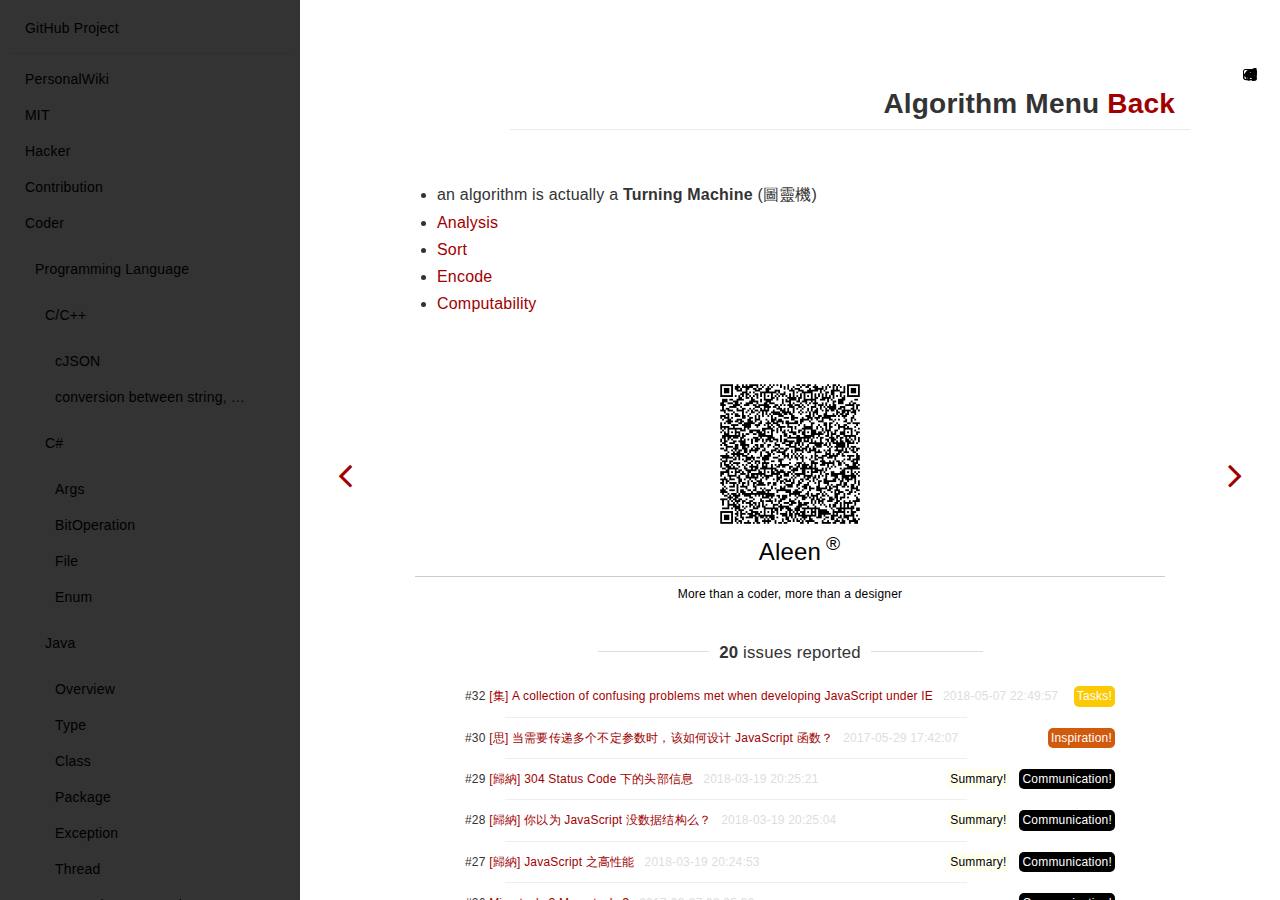
<file: Algorithmn/AlgorithmnMenu.html>
<!DOCTYPE HTML>
<html lang="" >
    <head>
        <meta charset="UTF-8">
        <meta content="text/html; charset=utf-8" http-equiv="Content-Type">
        <title>Algorithm · Aleen</title>
        <meta http-equiv="X-UA-Compatible" content="IE=edge" />
        <meta name="description" content="">
        <meta name="generator" content="GitBook 3.2.0">
        
        
        
    
    <link rel="stylesheet" href="../gitbook/style.css">

    
            
                
                <link rel="stylesheet" href="../gitbook/gitbook-plugin-advanced-emoji/emoji-website.css">
                
            
                
                <link rel="stylesheet" href="../gitbook/gitbook-plugin-page-footer/footer.css">
                
            
                
                <link rel="stylesheet" href="../gitbook/gitbook-plugin-page-treeview/style.css">
                
            
                
                <link rel="stylesheet" href="../gitbook/gitbook-plugin-ace/ace.css">
                
            
                
                <link rel="stylesheet" href="../gitbook/gitbook-plugin-highlight/website.css">
                
            
                
                <link rel="stylesheet" href="../gitbook/gitbook-plugin-fontsettings/website.css">
                
            
        

    

    
        
        <link rel="stylesheet" href="../style/website.css">
        
    

        
    
    
    <meta name="HandheldFriendly" content="true"/>
    <meta name="viewport" content="width=device-width, initial-scale=1, user-scalable=no">
    <meta name="apple-mobile-web-app-capable" content="yes">
    <meta name="apple-mobile-web-app-status-bar-style" content="black">
    <link rel="apple-touch-icon-precomposed" sizes="152x152" href="../gitbook/images/apple-touch-icon-precomposed-152.png">
    <link rel="shortcut icon" href="../gitbook/images/favicon.ico" type="image/x-icon">

    
    <link rel="next" href="Analysis/Analysis.html" />
    
    
    <link rel="prev" href="../Programming/Shell/array/array.html" />
    

    </head>
    <body>
        
<div class="book">
    <div class="book-summary">
        
            
            
                <nav role="navigation">
                


<ul class="summary">
    
    
    
        
        <li>
            <a href="https://github.com/aleen42/PersonalWiki" target="_blank" class="custom-link">GitHub Project</a>
        </li>
    
    

    
    <li class="divider"></li>
    

    
        
        
    
        <li class="chapter " data-level="1.1" data-path="../">
            
                <a href="../">
            
                    
                    PersonalWiki
            
                </a>
            

            
        </li>
    
        <li class="chapter " data-level="1.2" data-path="../MIT.html">
            
                <a href="../MIT.html">
            
                    
                    MIT
            
                </a>
            

            
        </li>
    
        <li class="chapter " data-level="1.3" data-path="../hacker.html">
            
                <a href="../hacker.html">
            
                    
                    Hacker
            
                </a>
            

            
        </li>
    
        <li class="chapter " data-level="1.4" data-path="../contribution.html">
            
                <a href="../contribution.html">
            
                    
                    Contribution
            
                </a>
            

            
        </li>
    
        <li class="chapter " data-level="1.5" >
            
                <span>
            
                    
                    Coder
            
                </span>
            

            
            <ul class="articles">
                
    
        <li class="chapter " data-level="1.5.1" data-path="../Programming/ProgrammingMenu.html">
            
                <a href="../Programming/ProgrammingMenu.html">
            
                    
                    Programming Language
            
                </a>
            

            
            <ul class="articles">
                
    
        <li class="chapter " data-level="1.5.1.1" data-path="../Programming/c/c.html">
            
                <a href="../Programming/c/c.html">
            
                    
                    C/C++
            
                </a>
            

            
            <ul class="articles">
                
    
        <li class="chapter " data-level="1.5.1.1.1" data-path="../Programming/c/CJson/CJson.html">
            
                <a href="../Programming/c/CJson/CJson.html">
            
                    
                    cJSON
            
                </a>
            

            
        </li>
    
        <li class="chapter " data-level="1.5.1.1.2" data-path="../Programming/c/conversion_of_str/conversion_of_str.html">
            
                <a href="../Programming/c/conversion_of_str/conversion_of_str.html">
            
                    
                    conversion between string, char, const char
            
                </a>
            

            
        </li>
    

            </ul>
            
        </li>
    
        <li class="chapter " data-level="1.5.1.2" data-path="../Programming/CSharp/CSharpMenu.html">
            
                <a href="../Programming/CSharp/CSharpMenu.html">
            
                    
                    C#
            
                </a>
            

            
            <ul class="articles">
                
    
        <li class="chapter " data-level="1.5.1.2.1" data-path="../Programming/CSharp/Args/Args.html">
            
                <a href="../Programming/CSharp/Args/Args.html">
            
                    
                    Args
            
                </a>
            

            
        </li>
    
        <li class="chapter " data-level="1.5.1.2.2" data-path="../Programming/CSharp/BitOperation/BitOperation.html">
            
                <a href="../Programming/CSharp/BitOperation/BitOperation.html">
            
                    
                    BitOperation
            
                </a>
            

            
        </li>
    
        <li class="chapter " data-level="1.5.1.2.3" data-path="../Programming/CSharp/File/File.html">
            
                <a href="../Programming/CSharp/File/File.html">
            
                    
                    File
            
                </a>
            

            
        </li>
    
        <li class="chapter " data-level="1.5.1.2.4" data-path="../Programming/CSharp/Enum/Enum.html">
            
                <a href="../Programming/CSharp/Enum/Enum.html">
            
                    
                    Enum
            
                </a>
            

            
        </li>
    

            </ul>
            
        </li>
    
        <li class="chapter " data-level="1.5.1.3" data-path="../Programming/Java/Java.html">
            
                <a href="../Programming/Java/Java.html">
            
                    
                    Java
            
                </a>
            

            
            <ul class="articles">
                
    
        <li class="chapter " data-level="1.5.1.3.1" data-path="../Programming/Java/Overview/Overview.html">
            
                <a href="../Programming/Java/Overview/Overview.html">
            
                    
                    Overview
            
                </a>
            

            
        </li>
    
        <li class="chapter " data-level="1.5.1.3.2" data-path="../Programming/Java/Type/Type.html">
            
                <a href="../Programming/Java/Type/Type.html">
            
                    
                    Type
            
                </a>
            

            
        </li>
    
        <li class="chapter " data-level="1.5.1.3.3" data-path="../Programming/Java/Class/Class.html">
            
                <a href="../Programming/Java/Class/Class.html">
            
                    
                    Class
            
                </a>
            

            
        </li>
    
        <li class="chapter " data-level="1.5.1.3.4" data-path="../Programming/Java/Package/Package.html">
            
                <a href="../Programming/Java/Package/Package.html">
            
                    
                    Package
            
                </a>
            

            
        </li>
    
        <li class="chapter " data-level="1.5.1.3.5" data-path="../Programming/Java/Exception/Exception.html">
            
                <a href="../Programming/Java/Exception/Exception.html">
            
                    
                    Exception
            
                </a>
            

            
        </li>
    
        <li class="chapter " data-level="1.5.1.3.6" data-path="../Programming/Java/Thread/Thread.html">
            
                <a href="../Programming/Java/Thread/Thread.html">
            
                    
                    Thread
            
                </a>
            

            
        </li>
    
        <li class="chapter " data-level="1.5.1.3.7" data-path="../Programming/Java/Network/Network.html">
            
                <a href="../Programming/Java/Network/Network.html">
            
                    
                    Network Programming
            
                </a>
            

            
        </li>
    
        <li class="chapter " data-level="1.5.1.3.8" data-path="../Programming/Java/JDBC/JDBC.html">
            
                <a href="../Programming/Java/JDBC/JDBC.html">
            
                    
                    JDBC
            
                </a>
            

            
        </li>
    
        <li class="chapter " data-level="1.5.1.3.9" data-path="../Programming/Java/InnerClass/InnerClass.html">
            
                <a href="../Programming/Java/InnerClass/InnerClass.html">
            
                    
                    InnerClass
            
                </a>
            

            
        </li>
    
        <li class="chapter " data-level="1.5.1.3.10" data-path="../Programming/Java/Collection/Collection.html">
            
                <a href="../Programming/Java/Collection/Collection.html">
            
                    
                    Collection
            
                </a>
            

            
        </li>
    
        <li class="chapter " data-level="1.5.1.3.11" data-path="../Programming/Java/GUI/GUI.html">
            
                <a href="../Programming/Java/GUI/GUI.html">
            
                    
                    GUI
            
                </a>
            

            
        </li>
    
        <li class="chapter " data-level="1.5.1.3.12" data-path="../Programming/Java/IO/IO.html">
            
                <a href="../Programming/Java/IO/IO.html">
            
                    
                    IO
            
                </a>
            

            
        </li>
    

            </ul>
            
        </li>
    
        <li class="chapter " data-level="1.5.1.4" data-path="../Programming/JavaScript/JavaScript.html">
            
                <a href="../Programming/JavaScript/JavaScript.html">
            
                    
                    JavaScript
            
                </a>
            

            
            <ul class="articles">
                
    
        <li class="chapter " data-level="1.5.1.4.1" data-path="../Programming/JavaScript/Framework/Framework.html">
            
                <a href="../Programming/JavaScript/Framework/Framework.html">
            
                    
                    JavaScript Framework | Library
            
                </a>
            

            
            <ul class="articles">
                
    
        <li class="chapter " data-level="1.5.1.4.1.1" data-path="../Programming/JavaScript/Framework/Modernizr/Modernizr.html">
            
                <a href="../Programming/JavaScript/Framework/Modernizr/Modernizr.html">
            
                    
                    Modernizr
            
                </a>
            

            
        </li>
    
        <li class="chapter " data-level="1.5.1.4.1.2" data-path="../Programming/JavaScript/Framework/Interact/Interact.html">
            
                <a href="../Programming/JavaScript/Framework/Interact/Interact.html">
            
                    
                    Interact
            
                </a>
            

            
        </li>
    
        <li class="chapter " data-level="1.5.1.4.1.3" data-path="../Programming/JavaScript/Framework/Classie/Classie.html">
            
                <a href="../Programming/JavaScript/Framework/Classie/Classie.html">
            
                    
                    Classie
            
                </a>
            

            
        </li>
    
        <li class="chapter " data-level="1.5.1.4.1.4" data-path="../Programming/JavaScript/Framework/goog/goog.html">
            
                <a href="../Programming/JavaScript/Framework/goog/goog.html">
            
                    
                    Google Closure
            
                </a>
            

            
            <ul class="articles">
                
    
        <li class="chapter " data-level="1.5.1.4.1.4.1" data-path="../Programming/JavaScript/Framework/goog/slow_loop/slow_loop.html">
            
                <a href="../Programming/JavaScript/Framework/goog/slow_loop/slow_loop.html">
            
                    
                    Slow Loop
            
                </a>
            

            
        </li>
    
        <li class="chapter " data-level="1.5.1.4.1.4.2" data-path="../Programming/JavaScript/Framework/goog/slow_switch/slow_switch.html">
            
                <a href="../Programming/JavaScript/Framework/goog/slow_switch/slow_switch.html">
            
                    
                    Slow Switch
            
                </a>
            

            
        </li>
    
        <li class="chapter " data-level="1.5.1.4.1.4.3" data-path="../Programming/JavaScript/Framework/goog/leaky_boat/leaky_boat.html">
            
                <a href="../Programming/JavaScript/Framework/goog/leaky_boat/leaky_boat.html">
            
                    
                    Six Months in a Leaky Boat
            
                </a>
            

            
        </li>
    

            </ul>
            
        </li>
    
        <li class="chapter " data-level="1.5.1.4.1.5" data-path="../Programming/JavaScript/Framework/AJAX/AJAX.html">
            
                <a href="../Programming/JavaScript/Framework/AJAX/AJAX.html">
            
                    
                    Ajax
            
                </a>
            

            
        </li>
    
        <li class="chapter " data-level="1.5.1.4.1.6" data-path="../Programming/JavaScript/Framework/Strapdown/Strapdown.html">
            
                <a href="../Programming/JavaScript/Framework/Strapdown/Strapdown.html">
            
                    
                    Strapdown
            
                </a>
            

            
        </li>
    
        <li class="chapter " data-level="1.5.1.4.1.7" data-path="../Programming/JavaScript/Framework/GreenSock/GreenSock.html">
            
                <a href="../Programming/JavaScript/Framework/GreenSock/GreenSock.html">
            
                    
                    GreenSock
            
                </a>
            

            
        </li>
    
        <li class="chapter " data-level="1.5.1.4.1.8" data-path="../Programming/JavaScript/Framework/walkway/walkway.html">
            
                <a href="../Programming/JavaScript/Framework/walkway/walkway.html">
            
                    
                    Walkway
            
                </a>
            

            
        </li>
    
        <li class="chapter " data-level="1.5.1.4.1.9" data-path="../Programming/JavaScript/Framework/dynamics/dynamics.html">
            
                <a href="../Programming/JavaScript/Framework/dynamics/dynamics.html">
            
                    
                    Dyanmics
            
                </a>
            

            
        </li>
    
        <li class="chapter " data-level="1.5.1.4.1.10" data-path="../Programming/JavaScript/Framework/jquery/jquery.html">
            
                <a href="../Programming/JavaScript/Framework/jquery/jquery.html">
            
                    
                    JQuery
            
                </a>
            

            
        </li>
    
        <li class="chapter " data-level="1.5.1.4.1.11" data-path="../Programming/JavaScript/Framework/node/node.html">
            
                <a href="../Programming/JavaScript/Framework/node/node.html">
            
                    
                    node.js
            
                </a>
            

            
            <ul class="articles">
                
    
        <li class="chapter " data-level="1.5.1.4.1.11.1" data-path="../Programming/JavaScript/Framework/node/npm/npm.html">
            
                <a href="../Programming/JavaScript/Framework/node/npm/npm.html">
            
                    
                    Create and publish a node.js module
            
                </a>
            

            
        </li>
    
        <li class="chapter " data-level="1.5.1.4.1.11.2" data-path="../Programming/JavaScript/Framework/node/static_server/static_server.html">
            
                <a href="../Programming/JavaScript/Framework/node/static_server/static_server.html">
            
                    
                    Create a static server with node.js
            
                </a>
            

            
        </li>
    
        <li class="chapter " data-level="1.5.1.4.1.11.3" data-path="../Programming/JavaScript/Framework/node/cmd/cmd.html">
            
                <a href="../Programming/JavaScript/Framework/node/cmd/cmd.html">
            
                    
                    Use Node to write a command line tool
            
                </a>
            

            
        </li>
    
        <li class="chapter " data-level="1.5.1.4.1.11.4" data-path="../Programming/JavaScript/Framework/node/child_process/child_process.html">
            
                <a href="../Programming/JavaScript/Framework/node/child_process/child_process.html">
            
                    
                    Differences between spawn and exec of child_process
            
                </a>
            

            
        </li>
    

            </ul>
            
        </li>
    
        <li class="chapter " data-level="1.5.1.4.1.12" data-path="../Programming/JavaScript/Framework/react/react.html">
            
                <a href="../Programming/JavaScript/Framework/react/react.html">
            
                    
                    ReactJS
            
                </a>
            

            
            <ul class="articles">
                
    
        <li class="chapter " data-level="1.5.1.4.1.12.1" >
            
                <span>
            
                    
                    Quick Start
            
                </span>
            

            
            <ul class="articles">
                
    
        <li class="chapter " data-level="1.5.1.4.1.12.1.1" data-path="../Programming/JavaScript/Framework/react/quick_started/quick_started.html">
            
                <a href="../Programming/JavaScript/Framework/react/quick_started/quick_started.html">
            
                    
                    Quick Started
            
                </a>
            

            
        </li>
    
        <li class="chapter " data-level="1.5.1.4.1.12.1.2" data-path="../Programming/JavaScript/Framework/react/tutorials/tutorials.html">
            
                <a href="../Programming/JavaScript/Framework/react/tutorials/tutorials.html">
            
                    
                    Tutorials
            
                </a>
            

            
        </li>
    
        <li class="chapter " data-level="1.5.1.4.1.12.1.3" data-path="../Programming/JavaScript/Framework/react/think_in_react/think_in_react.html">
            
                <a href="../Programming/JavaScript/Framework/react/think_in_react/think_in_react.html">
            
                    
                    Think in React
            
                </a>
            

            
        </li>
    

            </ul>
            
        </li>
    
        <li class="chapter " data-level="1.5.1.4.1.12.2" >
            
                <span>
            
                    
                    Guide
            
                </span>
            

            
            <ul class="articles">
                
    
        <li class="chapter " data-level="1.5.1.4.1.12.2.1" data-path="../Programming/JavaScript/Framework/react/why_react/why_react.html">
            
                <a href="../Programming/JavaScript/Framework/react/why_react/why_react.html">
            
                    
                    Why React?
            
                </a>
            

            
        </li>
    
        <li class="chapter " data-level="1.5.1.4.1.12.2.2" data-path="../Programming/JavaScript/Framework/react/display_data/display_data.html">
            
                <a href="../Programming/JavaScript/Framework/react/display_data/display_data.html">
            
                    
                    Displaying Data
            
                </a>
            

            
            <ul class="articles">
                
    
        <li class="chapter " data-level="1.5.1.4.1.12.2.2.1" data-path="../Programming/JavaScript/Framework/react/jsx_syntax/jsx_syntax.html">
            
                <a href="../Programming/JavaScript/Framework/react/jsx_syntax/jsx_syntax.html">
            
                    
                    JSX Syntax
            
                </a>
            

            
        </li>
    
        <li class="chapter " data-level="1.5.1.4.1.12.2.2.2" data-path="../Programming/JavaScript/Framework/react/jsx_gotcha/jsx_gotcha.html">
            
                <a href="../Programming/JavaScript/Framework/react/jsx_gotcha/jsx_gotcha.html">
            
                    
                    JSX Gotchas
            
                </a>
            

            
        </li>
    
        <li class="chapter " data-level="1.5.1.4.1.12.2.2.3" data-path="../Programming/JavaScript/Framework/react/jsx_spread_attributes/jsx_spread_attributes.html">
            
                <a href="../Programming/JavaScript/Framework/react/jsx_spread_attributes/jsx_spread_attributes.html">
            
                    
                    JSX Spread Attributes
            
                </a>
            

            
        </li>
    

            </ul>
            
        </li>
    
        <li class="chapter " data-level="1.5.1.4.1.12.2.3" data-path="../Programming/JavaScript/Framework/react/interactivity_dynamic_uis/interactivity_dynamic_uis.html">
            
                <a href="../Programming/JavaScript/Framework/react/interactivity_dynamic_uis/interactivity_dynamic_uis.html">
            
                    
                    Interactivity and Dynamic UIs
            
                </a>
            

            
        </li>
    
        <li class="chapter " data-level="1.5.1.4.1.12.2.4" data-path="../Programming/JavaScript/Framework/react/multiple_components/multiple_components.html">
            
                <a href="../Programming/JavaScript/Framework/react/multiple_components/multiple_components.html">
            
                    
                    Multiple Components
            
                </a>
            

            
        </li>
    
        <li class="chapter " data-level="1.5.1.4.1.12.2.5" data-path="../Programming/JavaScript/Framework/react/reusable_components/reusable_components.html">
            
                <a href="../Programming/JavaScript/Framework/react/reusable_components/reusable_components.html">
            
                    
                    Reusable Components
            
                </a>
            

            
        </li>
    
        <li class="chapter " data-level="1.5.1.4.1.12.2.6" data-path="../Programming/JavaScript/Framework/react/transfering_props/transfering_props.html">
            
                <a href="../Programming/JavaScript/Framework/react/transfering_props/transfering_props.html">
            
                    
                    Transferring Props
            
                </a>
            

            
        </li>
    
        <li class="chapter " data-level="1.5.1.4.1.12.2.7" data-path="../Programming/JavaScript/Framework/react/forms/forms.html">
            
                <a href="../Programming/JavaScript/Framework/react/forms/forms.html">
            
                    
                    Forms
            
                </a>
            

            
        </li>
    
        <li class="chapter " data-level="1.5.1.4.1.12.2.8" data-path="../Programming/JavaScript/Framework/react/working_with_the_browser/working_with_the_browser.html">
            
                <a href="../Programming/JavaScript/Framework/react/working_with_the_browser/working_with_the_browser.html">
            
                    
                    Working With the Browser
            
                </a>
            

            
            <ul class="articles">
                
    
        <li class="chapter " data-level="1.5.1.4.1.12.2.8.1" data-path="../Programming/JavaScript/Framework/react/refs_to_components/refs_to_components.html">
            
                <a href="../Programming/JavaScript/Framework/react/refs_to_components/refs_to_components.html">
            
                    
                    Refs to Components
            
                </a>
            

            
        </li>
    

            </ul>
            
        </li>
    
        <li class="chapter " data-level="1.5.1.4.1.12.2.9" data-path="../Programming/JavaScript/Framework/react/tooling_integration/tooling_integration.html">
            
                <a href="../Programming/JavaScript/Framework/react/tooling_integration/tooling_integration.html">
            
                    
                    Tooling Integration
            
                </a>
            

            
            <ul class="articles">
                
    
        <li class="chapter " data-level="1.5.1.4.1.12.2.9.1" data-path="../Programming/JavaScript/Framework/react/tooling_integration/language_tooling/language_tooling.html">
            
                <a href="../Programming/JavaScript/Framework/react/tooling_integration/language_tooling/language_tooling.html">
            
                    
                    Language Tooling
            
                </a>
            

            
        </li>
    
        <li class="chapter " data-level="1.5.1.4.1.12.2.9.2" data-path="../Programming/JavaScript/Framework/react/tooling_integration/package_management/package_management.html">
            
                <a href="../Programming/JavaScript/Framework/react/tooling_integration/package_management/package_management.html">
            
                    
                    Package Management
            
                </a>
            

            
        </li>
    
        <li class="chapter " data-level="1.5.1.4.1.12.2.9.3" data-path="../Programming/JavaScript/Framework/react/tooling_integration/server_side_env/server_side_env.html">
            
                <a href="../Programming/JavaScript/Framework/react/tooling_integration/server_side_env/server_side_env.html">
            
                    
                    Server-side Environments
            
                </a>
            

            
        </li>
    

            </ul>
            
        </li>
    
        <li class="chapter " data-level="1.5.1.4.1.12.2.10" data-path="../Programming/JavaScript/Framework/react/add_on/add_on.html">
            
                <a href="../Programming/JavaScript/Framework/react/add_on/add_on.html">
            
                    
                    Add-Ons
            
                </a>
            

            
            <ul class="articles">
                
    
        <li class="chapter " data-level="1.5.1.4.1.12.2.10.1" data-path="../Programming/JavaScript/Framework/react/add_on/animation/animation.html">
            
                <a href="../Programming/JavaScript/Framework/react/add_on/animation/animation.html">
            
                    
                    Animation
            
                </a>
            

            
        </li>
    

            </ul>
            
        </li>
    

            </ul>
            
        </li>
    
        <li class="chapter " data-level="1.5.1.4.1.12.3" >
            
                <span>
            
                    
                    Tips
            
                </span>
            

            
            <ul class="articles">
                
    
        <li class="chapter " data-level="1.5.1.4.1.12.3.1" data-path="../Programming/JavaScript/Framework/react/inline_styles/inline_styles.html">
            
                <a href="../Programming/JavaScript/Framework/react/inline_styles/inline_styles.html">
            
                    
                    Inline Styles
            
                </a>
            

            
        </li>
    
        <li class="chapter " data-level="1.5.1.4.1.12.3.2" data-path="../Programming/JavaScript/Framework/react/if_else_jsx/if_else_jsx.html">
            
                <a href="../Programming/JavaScript/Framework/react/if_else_jsx/if_else_jsx.html">
            
                    
                    If-Else in JSX
            
                </a>
            

            
        </li>
    
        <li class="chapter " data-level="1.5.1.4.1.12.3.3" data-path="../Programming/JavaScript/Framework/react/self_close/self_close.html">
            
                <a href="../Programming/JavaScript/Framework/react/self_close/self_close.html">
            
                    
                    Self-Closing Tag
            
                </a>
            

            
        </li>
    
        <li class="chapter " data-level="1.5.1.4.1.12.3.4" data-path="../Programming/JavaScript/Framework/react/max_jsx_root_node/max_jsx_root_node.html">
            
                <a href="../Programming/JavaScript/Framework/react/max_jsx_root_node/max_jsx_root_node.html">
            
                    
                    Maximum Number of JSX Root Nodes
            
                </a>
            

            
        </li>
    
        <li class="chapter " data-level="1.5.1.4.1.12.3.5" data-path="../Programming/JavaScript/Framework/react/shorthand_px/shorthand_px.html">
            
                <a href="../Programming/JavaScript/Framework/react/shorthand_px/shorthand_px.html">
            
                    
                    Shorthand for Specifying Pixel Values in style props
            
                </a>
            

            
        </li>
    
        <li class="chapter " data-level="1.5.1.4.1.12.3.6" data-path="../Programming/JavaScript/Framework/react/type_of_children_props/type_of_children_props.html">
            
                <a href="../Programming/JavaScript/Framework/react/type_of_children_props/type_of_children_props.html">
            
                    
                    Type of the Children props
            
                </a>
            

            
        </li>
    
        <li class="chapter " data-level="1.5.1.4.1.12.3.7" data-path="../Programming/JavaScript/Framework/react/null_controlled_input/null_controlled_input.html">
            
                <a href="../Programming/JavaScript/Framework/react/null_controlled_input/null_controlled_input.html">
            
                    
                    Value of null for Controlled Input
            
                </a>
            

            
        </li>
    
        <li class="chapter " data-level="1.5.1.4.1.12.3.8" data-path="../Programming/JavaScript/Framework/react/mouting_not_receive_props/mouting_not_receive_props.html">
            
                <a href="../Programming/JavaScript/Framework/react/mouting_not_receive_props/mouting_not_receive_props.html">
            
                    
                    componentWillReceiveProps Not Triggered After Mounting
            
                </a>
            

            
        </li>
    
        <li class="chapter " data-level="1.5.1.4.1.12.3.9" data-path="../Programming/JavaScript/Framework/react/props_in_get_initial_state/props_in_get_initial_state.html">
            
                <a href="../Programming/JavaScript/Framework/react/props_in_get_initial_state/props_in_get_initial_state.html">
            
                    
                    Props in getInitialState Is an Anti-Pattern
            
                </a>
            

            
        </li>
    
        <li class="chapter " data-level="1.5.1.4.1.12.3.10" data-path="../Programming/JavaScript/Framework/react/dom_event_listner/dom_event_listner.html">
            
                <a href="../Programming/JavaScript/Framework/react/dom_event_listner/dom_event_listner.html">
            
                    
                    DOM Event Listeners in a Component
            
                </a>
            

            
        </li>
    
        <li class="chapter " data-level="1.5.1.4.1.12.3.11" data-path="../Programming/JavaScript/Framework/react/initial_data_with_ajax/initial_data_with_ajax.html">
            
                <a href="../Programming/JavaScript/Framework/react/initial_data_with_ajax/initial_data_with_ajax.html">
            
                    
                    Load Initial Data via AJAX
            
                </a>
            

            
        </li>
    
        <li class="chapter " data-level="1.5.1.4.1.12.3.12" data-path="../Programming/JavaScript/Framework/react/false_in_jsx/false_in_jsx.html">
            
                <a href="../Programming/JavaScript/Framework/react/false_in_jsx/false_in_jsx.html">
            
                    
                    False in JSX
            
                </a>
            

            
        </li>
    
        <li class="chapter " data-level="1.5.1.4.1.12.3.13" data-path="../Programming/JavaScript/Framework/react/communication_between_components/communication_between_components.html">
            
                <a href="../Programming/JavaScript/Framework/react/communication_between_components/communication_between_components.html">
            
                    
                    Communicate Between Components
            
                </a>
            

            
        </li>
    
        <li class="chapter " data-level="1.5.1.4.1.12.3.14" data-path="../Programming/JavaScript/Framework/react/expose_component_functions/expose_component_functions.html">
            
                <a href="../Programming/JavaScript/Framework/react/expose_component_functions/expose_component_functions.html">
            
                    
                    Expose Component Functions
            
                </a>
            

            
        </li>
    
        <li class="chapter " data-level="1.5.1.4.1.12.3.15" data-path="../Programming/JavaScript/Framework/react/undefined_props_children/undefined_props_children.html">
            
                <a href="../Programming/JavaScript/Framework/react/undefined_props_children/undefined_props_children.html">
            
                    
                    this.props.children undefined
            
                </a>
            

            
        </li>
    
        <li class="chapter " data-level="1.5.1.4.1.12.3.16" data-path="../Programming/JavaScript/Framework/react/use_react_with_other_libraries/use_react_with_other_libraries.html">
            
                <a href="../Programming/JavaScript/Framework/react/use_react_with_other_libraries/use_react_with_other_libraries.html">
            
                    
                    Use React with other libraris
            
                </a>
            

            
        </li>
    
        <li class="chapter " data-level="1.5.1.4.1.12.3.17" data-path="../Programming/JavaScript/Framework/react/dangerously_set_innerhtml/dangerously_set_innerhtml.html">
            
                <a href="../Programming/JavaScript/Framework/react/dangerously_set_innerhtml/dangerously_set_innerhtml.html">
            
                    
                    Dangerously Set innerHTML
            
                </a>
            

            
        </li>
    

            </ul>
            
        </li>
    
        <li class="chapter " data-level="1.5.1.4.1.12.4" >
            
                <span>
            
                    
                    Webpack
            
                </span>
            

            
            <ul class="articles">
                
    
        <li class="chapter " data-level="1.5.1.4.1.12.4.1" data-path="../Programming/JavaScript/Framework/webpack/webpack_and_react/webpack_and_react.html">
            
                <a href="../Programming/JavaScript/Framework/webpack/webpack_and_react/webpack_and_react.html">
            
                    
                    Webpack + React
            
                </a>
            

            
        </li>
    
        <li class="chapter " data-level="1.5.1.4.1.12.4.2" data-path="../Programming/JavaScript/Framework/react/react_hot_loader/react_hot_loader.html">
            
                <a href="../Programming/JavaScript/Framework/react/react_hot_loader/react_hot_loader.html">
            
                    
                    React Hot Loader
            
                </a>
            

            
        </li>
    

            </ul>
            
        </li>
    
        <li class="chapter " data-level="1.5.1.4.1.12.5" >
            
                <span>
            
                    
                    Router
            
                </span>
            

            
            <ul class="articles">
                
    
        <li class="chapter " data-level="1.5.1.4.1.12.5.1" data-path="../Programming/JavaScript/Framework/react/react_router/react_router.html">
            
                <a href="../Programming/JavaScript/Framework/react/react_router/react_router.html">
            
                    
                    React Router
            
                </a>
            

            
            <ul class="articles">
                
    
        <li class="chapter " data-level="1.5.1.4.1.12.5.1.1" data-path="../Programming/JavaScript/Framework/react/react_router/introduction/introduction.html">
            
                <a href="../Programming/JavaScript/Framework/react/react_router/introduction/introduction.html">
            
                    
                    Introduction
            
                </a>
            

            
        </li>
    
        <li class="chapter " data-level="1.5.1.4.1.12.5.1.2" >
            
                <span>
            
                    
                    Basics
            
                </span>
            

            
            <ul class="articles">
                
    
        <li class="chapter " data-level="1.5.1.4.1.12.5.1.2.1" data-path="../Programming/JavaScript/Framework/react/react_router/route_configuration/route_configuration.html">
            
                <a href="../Programming/JavaScript/Framework/react/react_router/route_configuration/route_configuration.html">
            
                    
                    Route Configuraon
            
                </a>
            

            
        </li>
    
        <li class="chapter " data-level="1.5.1.4.1.12.5.1.2.2" data-path="../Programming/JavaScript/Framework/react/react_router/route_matching/route_matching.html">
            
                <a href="../Programming/JavaScript/Framework/react/react_router/route_matching/route_matching.html">
            
                    
                    Route Matching
            
                </a>
            

            
        </li>
    
        <li class="chapter " data-level="1.5.1.4.1.12.5.1.2.3" data-path="../Programming/JavaScript/Framework/react/react_router/histories/histories.html">
            
                <a href="../Programming/JavaScript/Framework/react/react_router/histories/histories.html">
            
                    
                    Histories
            
                </a>
            

            
        </li>
    
        <li class="chapter " data-level="1.5.1.4.1.12.5.1.2.4" data-path="../Programming/JavaScript/Framework/react/react_router/index/">
            
                <a href="../Programming/JavaScript/Framework/react/react_router/index/">
            
                    
                    Index
            
                </a>
            

            
        </li>
    

            </ul>
            
        </li>
    

            </ul>
            
        </li>
    

            </ul>
            
        </li>
    
        <li class="chapter " data-level="1.5.1.4.1.12.6" >
            
                <span>
            
                    
                    Redux
            
                </span>
            

            
            <ul class="articles">
                
    
        <li class="chapter " data-level="1.5.1.4.1.12.6.1" data-path="../Programming/JavaScript/Framework/redux/react_and_redux/react_and_redux.html">
            
                <a href="../Programming/JavaScript/Framework/redux/react_and_redux/react_and_redux.html">
            
                    
                    React + Redux
            
                </a>
            

            
        </li>
    

            </ul>
            
        </li>
    
        <li class="chapter " data-level="1.5.1.4.1.12.7" >
            
                <span>
            
                    
                    Pjax
            
                </span>
            

            
            <ul class="articles">
                
    
        <li class="chapter " data-level="1.5.1.4.1.12.7.1" data-path="../Programming/JavaScript/Framework/react/react_and_pjax/react_and_pjax.html">
            
                <a href="../Programming/JavaScript/Framework/react/react_and_pjax/react_and_pjax.html">
            
                    
                    Pjax + React
            
                </a>
            

            
        </li>
    

            </ul>
            
        </li>
    
        <li class="chapter " data-level="1.5.1.4.1.12.8" >
            
                <span>
            
                    
                    Components
            
                </span>
            

            
            <ul class="articles">
                
    
        <li class="chapter " data-level="1.5.1.4.1.12.8.1" data-path="../Programming/JavaScript/Framework/react/mountain/mountain.html">
            
                <a href="../Programming/JavaScript/Framework/react/mountain/mountain.html">
            
                    
                    Mountain
            
                </a>
            

            
        </li>
    
        <li class="chapter " data-level="1.5.1.4.1.12.8.2" data-path="../Programming/JavaScript/Framework/react/paginate/paginate.html">
            
                <a href="../Programming/JavaScript/Framework/react/paginate/paginate.html">
            
                    
                    Paginate
            
                </a>
            

            
        </li>
    
        <li class="chapter " data-level="1.5.1.4.1.12.8.3" data-path="../Programming/JavaScript/Framework/react/rect_loading/rect_loading.html">
            
                <a href="../Programming/JavaScript/Framework/react/rect_loading/rect_loading.html">
            
                    
                    Rectangle Loading
            
                </a>
            

            
        </li>
    
        <li class="chapter " data-level="1.5.1.4.1.12.8.4" data-path="../Programming/JavaScript/Framework/react/typer/typer.html">
            
                <a href="../Programming/JavaScript/Framework/react/typer/typer.html">
            
                    
                    Typer
            
                </a>
            

            
        </li>
    
        <li class="chapter " data-level="1.5.1.4.1.12.8.5" data-path="../Programming/JavaScript/Framework/react/navigation/navigation.html">
            
                <a href="../Programming/JavaScript/Framework/react/navigation/navigation.html">
            
                    
                    Multi-level Navigation
            
                </a>
            

            
        </li>
    
        <li class="chapter " data-level="1.5.1.4.1.12.8.6" data-path="../Programming/JavaScript/Framework/react/slider/slider.html">
            
                <a href="../Programming/JavaScript/Framework/react/slider/slider.html">
            
                    
                    Slider
            
                </a>
            

            
        </li>
    

            </ul>
            
        </li>
    

            </ul>
            
        </li>
    
        <li class="chapter " data-level="1.5.1.4.1.13" data-path="../Programming/JavaScript/Framework/webpack/webpack.html">
            
                <a href="../Programming/JavaScript/Framework/webpack/webpack.html">
            
                    
                    Webpack
            
                </a>
            

            
            <ul class="articles">
                
    
        <li class="chapter " data-level="1.5.1.4.1.13.1" >
            
                <span>
            
                    
                    Tutorials
            
                </span>
            

            
            <ul class="articles">
                
    
        <li class="chapter " data-level="1.5.1.4.1.13.1.1" data-path="../Programming/JavaScript/Framework/webpack/installation/installation.html">
            
                <a href="../Programming/JavaScript/Framework/webpack/installation/installation.html">
            
                    
                    Installation
            
                </a>
            

            
        </li>
    
        <li class="chapter " data-level="1.5.1.4.1.13.1.2" data-path="../Programming/JavaScript/Framework/webpack/usage/usage.html">
            
                <a href="../Programming/JavaScript/Framework/webpack/usage/usage.html">
            
                    
                    Usage
            
                </a>
            

            
        </li>
    
        <li class="chapter " data-level="1.5.1.4.1.13.1.3" data-path="../Programming/JavaScript/Framework/webpack/webpack_and_react/webpack_and_react.html">
            
                <a href="../Programming/JavaScript/Framework/webpack/webpack_and_react/webpack_and_react.html">
            
                    
                    Webpack + React
            
                </a>
            

            
        </li>
    
        <li class="chapter " data-level="1.5.1.4.1.13.1.4" data-path="../Programming/JavaScript/Framework/webpack/webpack_and_fa/webpack_and_fa.html">
            
                <a href="../Programming/JavaScript/Framework/webpack/webpack_and_fa/webpack_and_fa.html">
            
                    
                    Webpack + Font Awesome
            
                </a>
            

            
        </li>
    

            </ul>
            
        </li>
    
        <li class="chapter " data-level="1.5.1.4.1.13.2" >
            
                <span>
            
                    
                    APIs
            
                </span>
            

            
            <ul class="articles">
                
    
        <li class="chapter " data-level="1.5.1.4.1.13.2.1" data-path="../Programming/JavaScript/Framework/webpack/loader/loader.html">
            
                <a href="../Programming/JavaScript/Framework/webpack/loader/loader.html">
            
                    
                    Loader
            
                </a>
            

            
        </li>
    

            </ul>
            
        </li>
    
        <li class="chapter " data-level="1.5.1.4.1.13.3" >
            
                <span>
            
                    
                    Advanced
            
                </span>
            

            
            <ul class="articles">
                
    
        <li class="chapter " data-level="1.5.1.4.1.13.3.1" data-path="../Programming/JavaScript/Framework/webpack/es3_compatible_webpack_plugin/es3_compatible_webpack_plugin.html">
            
                <a href="../Programming/JavaScript/Framework/webpack/es3_compatible_webpack_plugin/es3_compatible_webpack_plugin.html">
            
                    
                    ES3-Compatible Webpack Plugin
            
                </a>
            

            
        </li>
    

            </ul>
            
        </li>
    

            </ul>
            
        </li>
    
        <li class="chapter " data-level="1.5.1.4.1.14" data-path="../Programming/JavaScript/Framework/redux/redux.html">
            
                <a href="../Programming/JavaScript/Framework/redux/redux.html">
            
                    
                    Redux
            
                </a>
            

            
            <ul class="articles">
                
    
        <li class="chapter " data-level="1.5.1.4.1.14.1" data-path="../Programming/JavaScript/Framework/redux/introduction/introduction.html">
            
                <a href="../Programming/JavaScript/Framework/redux/introduction/introduction.html">
            
                    
                    Introduction
            
                </a>
            

            
        </li>
    
        <li class="chapter " data-level="1.5.1.4.1.14.2" >
            
                <span>
            
                    
                    Basics
            
                </span>
            

            
            <ul class="articles">
                
    
        <li class="chapter " data-level="1.5.1.4.1.14.2.1" data-path="../Programming/JavaScript/Framework/redux/action/action.html">
            
                <a href="../Programming/JavaScript/Framework/redux/action/action.html">
            
                    
                    Actions
            
                </a>
            

            
        </li>
    
        <li class="chapter " data-level="1.5.1.4.1.14.2.2" data-path="../Programming/JavaScript/Framework/redux/reducer/reducer.html">
            
                <a href="../Programming/JavaScript/Framework/redux/reducer/reducer.html">
            
                    
                    Reducers
            
                </a>
            

            
        </li>
    
        <li class="chapter " data-level="1.5.1.4.1.14.2.3" data-path="../Programming/JavaScript/Framework/redux/store/store.html">
            
                <a href="../Programming/JavaScript/Framework/redux/store/store.html">
            
                    
                    Store
            
                </a>
            

            
        </li>
    
        <li class="chapter " data-level="1.5.1.4.1.14.2.4" data-path="../Programming/JavaScript/Framework/redux/data_flow/data_flow.html">
            
                <a href="../Programming/JavaScript/Framework/redux/data_flow/data_flow.html">
            
                    
                    Data Flow - Data Lifecycle in Redux
            
                </a>
            

            
        </li>
    
        <li class="chapter " data-level="1.5.1.4.1.14.2.5" data-path="../Programming/JavaScript/Framework/redux/react_and_redux/react_and_redux.html">
            
                <a href="../Programming/JavaScript/Framework/redux/react_and_redux/react_and_redux.html">
            
                    
                    React + Redux
            
                </a>
            

            
        </li>
    

            </ul>
            
        </li>
    

            </ul>
            
        </li>
    
        <li class="chapter " data-level="1.5.1.4.1.15" data-path="../Programming/JavaScript/Framework/underscore/underscore.html">
            
                <a href="../Programming/JavaScript/Framework/underscore/underscore.html">
            
                    
                    underscore.js
            
                </a>
            

            
            <ul class="articles">
                
    
        <li class="chapter " data-level="1.5.1.4.1.15.1" data-path="../Programming/JavaScript/Framework/underscore/void0_undefined/void0_undefined.html">
            
                <a href="../Programming/JavaScript/Framework/underscore/void0_undefined/void0_undefined.html">
            
                    
                    Use void 0 rather than undefined
            
                </a>
            

            
        </li>
    
        <li class="chapter " data-level="1.5.1.4.1.15.2" data-path="../Programming/JavaScript/Framework/underscore/type_inference_and_tutorials/type_inference_and_tutorials.html">
            
                <a href="../Programming/JavaScript/Framework/underscore/type_inference_and_tutorials/type_inference_and_tutorials.html">
            
                    
                    Common Type Inference and some useful tutorials
            
                </a>
            

            
        </li>
    
        <li class="chapter " data-level="1.5.1.4.1.15.3" data-path="../Programming/JavaScript/Framework/underscore/for_in_compatibility/for_in_compatibility.html">
            
                <a href="../Programming/JavaScript/Framework/underscore/for_in_compatibility/for_in_compatibility.html">
            
                    
                    Compatibility problems of for ... in
            
                </a>
            

            
        </li>
    
        <li class="chapter " data-level="1.5.1.4.1.15.4" data-path="../Programming/JavaScript/Framework/underscore/createAssigner/createAssigner.html">
            
                <a href="../Programming/JavaScript/Framework/underscore/createAssigner/createAssigner.html">
            
                    
                    The internal function: createAssigner()
            
                </a>
            

            
        </li>
    
        <li class="chapter " data-level="1.5.1.4.1.15.5" data-path="../Programming/JavaScript/Framework/underscore/is_equal/is_equal.html">
            
                <a href="../Programming/JavaScript/Framework/underscore/is_equal/is_equal.html">
            
                    
                    How to compare the equality of two elements
            
                </a>
            

            
        </li>
    
        <li class="chapter " data-level="1.5.1.4.1.15.6" data-path="../Programming/JavaScript/Framework/underscore/object_functions/object_functions.html">
            
                <a href="../Programming/JavaScript/Framework/underscore/object_functions/object_functions.html">
            
                    
                    Certain object functions like pick() and create()
            
                </a>
            

            
        </li>
    
        <li class="chapter " data-level="1.5.1.4.1.15.7" data-path="../Programming/JavaScript/Framework/underscore/array_index/array_index.html">
            
                <a href="../Programming/JavaScript/Framework/underscore/array_index/array_index.html">
            
                    
                    How to find items in an array
            
                </a>
            

            
        </li>
    
        <li class="chapter " data-level="1.5.1.4.1.15.8" data-path="../Programming/JavaScript/Framework/underscore/unique_array/unique_array.html">
            
                <a href="../Programming/JavaScript/Framework/underscore/unique_array/unique_array.html">
            
                    
                    How to get an array unique
            
                </a>
            

            
        </li>
    
        <li class="chapter " data-level="1.5.1.4.1.15.9" data-path="../Programming/JavaScript/Framework/underscore/flatten_an_array/flatten_an_array.html">
            
                <a href="../Programming/JavaScript/Framework/underscore/flatten_an_array/flatten_an_array.html">
            
                    
                    Flatten an array
            
                </a>
            

            
        </li>
    
        <li class="chapter " data-level="1.5.1.4.1.15.10" data-path="../Programming/JavaScript/Framework/underscore/array_functions/array_functions.html">
            
                <a href="../Programming/JavaScript/Framework/underscore/array_functions/array_functions.html">
            
                    
                    Certain array functions like compact(), difference(), and without()
            
                </a>
            

            
        </li>
    
        <li class="chapter " data-level="1.5.1.4.1.15.11" data-path="../Programming/JavaScript/Framework/underscore/something_about_NaN/something_about_NaN.html">
            
                <a href="../Programming/JavaScript/Framework/underscore/something_about_NaN/something_about_NaN.html">
            
                    
                    NaN?
            
                </a>
            

            
        </li>
    
        <li class="chapter " data-level="1.5.1.4.1.15.12" data-path="../Programming/JavaScript/Framework/underscore/array_like/array_like.html">
            
                <a href="../Programming/JavaScript/Framework/underscore/array_like/array_like.html">
            
                    
                    Array-like Objects
            
                </a>
            

            
        </li>
    
        <li class="chapter " data-level="1.5.1.4.1.15.13" data-path="../Programming/JavaScript/Framework/underscore/random_order/random_order.html">
            
                <a href="../Programming/JavaScript/Framework/underscore/random_order/random_order.html">
            
                    
                    How to shuffle an array
            
                </a>
            

            
        </li>
    
        <li class="chapter " data-level="1.5.1.4.1.15.14" data-path="../Programming/JavaScript/Framework/underscore/group/group.html">
            
                <a href="../Programming/JavaScript/Framework/underscore/group/group.html">
            
                    
                    Group
            
                </a>
            

            
        </li>
    

            </ul>
            
        </li>
    
        <li class="chapter " data-level="1.5.1.4.1.16" data-path="../Programming/JavaScript/Framework/eslint/eslint.html">
            
                <a href="../Programming/JavaScript/Framework/eslint/eslint.html">
            
                    
                    ESLint
            
                </a>
            

            
            <ul class="articles">
                
    
        <li class="chapter " data-level="1.5.1.4.1.16.1" data-path="../Programming/JavaScript/Framework/eslint/installation/installation.html">
            
                <a href="../Programming/JavaScript/Framework/eslint/installation/installation.html">
            
                    
                    Installation
            
                </a>
            

            
        </li>
    
        <li class="chapter " data-level="1.5.1.4.1.16.2" data-path="../Programming/JavaScript/Framework/eslint/configuration/configuration.html">
            
                <a href="../Programming/JavaScript/Framework/eslint/configuration/configuration.html">
            
                    
                    Configuration
            
                </a>
            

            
        </li>
    

            </ul>
            
        </li>
    
        <li class="chapter " data-level="1.5.1.4.1.17" data-path="../Programming/JavaScript/Framework/reactivex/reactivex.html">
            
                <a href="../Programming/JavaScript/Framework/reactivex/reactivex.html">
            
                    
                    ReactiveX
            
                </a>
            

            
        </li>
    
        <li class="chapter " data-level="1.5.1.4.1.18" data-path="../Programming/JavaScript/Framework/angular/angular.html">
            
                <a href="../Programming/JavaScript/Framework/angular/angular.html">
            
                    
                    Angular
            
                </a>
            

            
            <ul class="articles">
                
    
        <li class="chapter " data-level="1.5.1.4.1.18.1" data-path="../Programming/JavaScript/Framework/angular/angular1/angular1.html">
            
                <a href="../Programming/JavaScript/Framework/angular/angular1/angular1.html">
            
                    
                    AngularJS (1.x)
            
                </a>
            

            
            <ul class="articles">
                
    
        <li class="chapter " data-level="1.5.1.4.1.18.1.1" data-path="../Programming/JavaScript/Framework/angular/angular1/environment_setup/environment_setup.html">
            
                <a href="../Programming/JavaScript/Framework/angular/angular1/environment_setup/environment_setup.html">
            
                    
                    Environment Setup
            
                </a>
            

            
        </li>
    
        <li class="chapter " data-level="1.5.1.4.1.18.1.2" data-path="../Programming/JavaScript/Framework/angular/angular1/bootstrapping/bootstrapping.html">
            
                <a href="../Programming/JavaScript/Framework/angular/angular1/bootstrapping/bootstrapping.html">
            
                    
                    Bootstrapping
            
                </a>
            

            
        </li>
    
        <li class="chapter " data-level="1.5.1.4.1.18.1.3" data-path="../Programming/JavaScript/Framework/angular/angular1/static_template/static_template.html">
            
                <a href="../Programming/JavaScript/Framework/angular/angular1/static_template/static_template.html">
            
                    
                    Static Template
            
                </a>
            

            
        </li>
    
        <li class="chapter " data-level="1.5.1.4.1.18.1.4" data-path="../Programming/JavaScript/Framework/angular/angular1/angularjs_templates/angularjs_templates.html">
            
                <a href="../Programming/JavaScript/Framework/angular/angular1/angularjs_templates/angularjs_templates.html">
            
                    
                    AngularJS Templates
            
                </a>
            

            
        </li>
    
        <li class="chapter " data-level="1.5.1.4.1.18.1.5" data-path="../Programming/JavaScript/Framework/angular/angular1/components/components.html">
            
                <a href="../Programming/JavaScript/Framework/angular/angular1/components/components.html">
            
                    
                    Components
            
                </a>
            

            
        </li>
    
        <li class="chapter " data-level="1.5.1.4.1.18.1.6" data-path="../Programming/JavaScript/Framework/angular/angular1/directory_and_file/directory_and_file.html">
            
                <a href="../Programming/JavaScript/Framework/angular/angular1/directory_and_file/directory_and_file.html">
            
                    
                    Directory and File Organization of AngularJS Applications
            
                </a>
            

            
        </li>
    
        <li class="chapter " data-level="1.5.1.4.1.18.1.7" data-path="../Programming/JavaScript/Framework/angular/angular1/filtering_repeaters/filtering_repeaters.html">
            
                <a href="../Programming/JavaScript/Framework/angular/angular1/filtering_repeaters/filtering_repeaters.html">
            
                    
                    Filtering Repeaters
            
                </a>
            

            
        </li>
    
        <li class="chapter " data-level="1.5.1.4.1.18.1.8" data-path="../Programming/JavaScript/Framework/angular/angular1/two_way_data_binding/two_way_data_binding.html">
            
                <a href="../Programming/JavaScript/Framework/angular/angular1/two_way_data_binding/two_way_data_binding.html">
            
                    
                    Two-way Data Binding
            
                </a>
            

            
        </li>
    

            </ul>
            
        </li>
    

            </ul>
            
        </li>
    

            </ul>
            
        </li>
    
        <li class="chapter " data-level="1.5.1.4.2" data-path="../Programming/JavaScript/web_api/web_api.html">
            
                <a href="../Programming/JavaScript/web_api/web_api.html">
            
                    
                    Web APIs
            
                </a>
            

            
            <ul class="articles">
                
    
        <li class="chapter " data-level="1.5.1.4.2.1" data-path="../Programming/JavaScript/web_api/websocket/websocket.html">
            
                <a href="../Programming/JavaScript/web_api/websocket/websocket.html">
            
                    
                    WebSocket
            
                </a>
            

            
        </li>
    
        <li class="chapter " data-level="1.5.1.4.2.2" data-path="../Programming/JavaScript/web_api/worker/worker.html">
            
                <a href="../Programming/JavaScript/web_api/worker/worker.html">
            
                    
                    Worker
            
                </a>
            

            
        </li>
    
        <li class="chapter " data-level="1.5.1.4.2.3" data-path="../Programming/JavaScript/web_api/xhr/xhr.html">
            
                <a href="../Programming/JavaScript/web_api/xhr/xhr.html">
            
                    
                    XMLHttpRequest
            
                </a>
            

            
        </li>
    

            </ul>
            
        </li>
    
        <li class="chapter " data-level="1.5.1.4.3" data-path="../Programming/JavaScript/webgl/webgl.html">
            
                <a href="../Programming/JavaScript/webgl/webgl.html">
            
                    
                    WebGL
            
                </a>
            

            
            <ul class="articles">
                
    
        <li class="chapter " data-level="1.5.1.4.3.1" >
            
                <span>
            
                    
                    2D
            
                </span>
            

            
            <ul class="articles">
                
    
        <li class="chapter " data-level="1.5.1.4.3.1.1" data-path="../Programming/JavaScript/webgl/canvas/canvas.html">
            
                <a href="../Programming/JavaScript/webgl/canvas/canvas.html">
            
                    
                    Canvas
            
                </a>
            

            
            <ul class="articles">
                
    
        <li class="chapter " data-level="1.5.1.4.3.1.1.1" >
            
                <span>
            
                    
                    Advanced
            
                </span>
            

            
            <ul class="articles">
                
    
        <li class="chapter " data-level="1.5.1.4.3.1.1.1.1" data-path="../Programming/JavaScript/webgl/canvas/line_drawing/line_drawing.html">
            
                <a href="../Programming/JavaScript/webgl/canvas/line_drawing/line_drawing.html">
            
                    
                    Animated Glowing Line Drawing
            
                </a>
            

            
        </li>
    
        <li class="chapter " data-level="1.5.1.4.3.1.1.1.2" data-path="../Programming/JavaScript/webgl/canvas/animate_drawing_of_svg_path/animate_drawing_of_svg_path.html">
            
                <a href="../Programming/JavaScript/webgl/canvas/animate_drawing_of_svg_path/animate_drawing_of_svg_path.html">
            
                    
                    Animate a progressive drawing of SVG path
            
                </a>
            

            
        </li>
    
        <li class="chapter " data-level="1.5.1.4.3.1.1.1.3" data-path="../Programming/JavaScript/webgl/canvas/finding_contours/finding_contours.html">
            
                <a href="../Programming/JavaScript/webgl/canvas/finding_contours/finding_contours.html">
            
                    
                    Finding Contours of a bitmap image
            
                </a>
            

            
        </li>
    
        <li class="chapter " data-level="1.5.1.4.3.1.1.1.4" data-path="../Programming/JavaScript/webgl/canvas/drawing_an_svg/drawing_an_svg.html">
            
                <a href="../Programming/JavaScript/webgl/canvas/drawing_an_svg/drawing_an_svg.html">
            
                    
                    Drawing an SVG file
            
                </a>
            

            
        </li>
    

            </ul>
            
        </li>
    

            </ul>
            
        </li>
    
        <li class="chapter " data-level="1.5.1.4.3.1.2" data-path="../Programming/JavaScript/webgl/SVG/SVG.html">
            
                <a href="../Programming/JavaScript/webgl/SVG/SVG.html">
            
                    
                    SVG
            
                </a>
            

            
            <ul class="articles">
                
    
        <li class="chapter " data-level="1.5.1.4.3.1.2.1" >
            
                <span>
            
                    
                    Basic
            
                </span>
            

            
            <ul class="articles">
                
    
        <li class="chapter " data-level="1.5.1.4.3.1.2.1.1" data-path="../Programming/JavaScript/webgl/SVG/introduction/introduction.html">
            
                <a href="../Programming/JavaScript/webgl/SVG/introduction/introduction.html">
            
                    
                    Introduction
            
                </a>
            

            
        </li>
    

            </ul>
            
        </li>
    
        <li class="chapter " data-level="1.5.1.4.3.1.2.2" >
            
                <span>
            
                    
                    Advanced
            
                </span>
            

            
            <ul class="articles">
                
    
        <li class="chapter " data-level="1.5.1.4.3.1.2.2.1" data-path="../Programming/JavaScript/webgl/SVG/calibration_parameters/calibration_parameters.html">
            
                <a href="../Programming/JavaScript/webgl/SVG/calibration_parameters/calibration_parameters.html">
            
                    
                    Calibration parameters for drawing a SVG file
            
                </a>
            

            
        </li>
    
        <li class="chapter " data-level="1.5.1.4.3.1.2.2.2" data-path="../Programming/JavaScript/webgl/SVG/convert_shapes_to_path/convert_shapes_to_path.html">
            
                <a href="../Programming/JavaScript/webgl/SVG/convert_shapes_to_path/convert_shapes_to_path.html">
            
                    
                    Convert all shapes/primitives into path elements of SVG
            
                </a>
            

            
        </li>
    

            </ul>
            
        </li>
    

            </ul>
            
        </li>
    

            </ul>
            
        </li>
    
        <li class="chapter " data-level="1.5.1.4.3.2" >
            
                <span>
            
                    
                    3D
            
                </span>
            

            
            <ul class="articles">
                
    
        <li class="chapter " data-level="1.5.1.4.3.2.1" data-path="../Programming/JavaScript/webgl/three/three.html">
            
                <a href="../Programming/JavaScript/webgl/three/three.html">
            
                    
                    three.js
            
                </a>
            

            
            <ul class="articles">
                
    
        <li class="chapter " data-level="1.5.1.4.3.2.1.1" >
            
                <span>
            
                    
                    Introduction
            
                </span>
            

            
            <ul class="articles">
                
    
        <li class="chapter " data-level="1.5.1.4.3.2.1.1.1" data-path="../Programming/JavaScript/webgl/three/create_a_scene/create_a_scene.html">
            
                <a href="../Programming/JavaScript/webgl/three/create_a_scene/create_a_scene.html">
            
                    
                    Create a scene
            
                </a>
            

            
        </li>
    
        <li class="chapter " data-level="1.5.1.4.3.2.1.1.2" data-path="../Programming/JavaScript/webgl/three/matrix_transformations/matrix_transformations.html">
            
                <a href="../Programming/JavaScript/webgl/three/matrix_transformations/matrix_transformations.html">
            
                    
                    Matrix transformations
            
                </a>
            

            
        </li>
    
        <li class="chapter " data-level="1.5.1.4.3.2.1.1.3" data-path="../Programming/JavaScript/webgl/three/camera/camera.html">
            
                <a href="../Programming/JavaScript/webgl/three/camera/camera.html">
            
                    
                    Camera
            
                </a>
            

            
        </li>
    

            </ul>
            
        </li>
    
        <li class="chapter " data-level="1.5.1.4.3.2.1.2" >
            
                <span>
            
                    
                    Advanced
            
                </span>
            

            
            <ul class="articles">
                
    
        <li class="chapter " data-level="1.5.1.4.3.2.1.2.1" data-path="../Programming/JavaScript/webgl/three/VR/VR.html">
            
                <a href="../Programming/JavaScript/webgl/three/VR/VR.html">
            
                    
                    Virtual Reality
            
                </a>
            

            
            <ul class="articles">
                
    
        <li class="chapter " data-level="1.5.1.4.3.2.1.2.1.1" data-path="../Programming/JavaScript/webgl/three/VR/a_simple_demo/a_simple_demo.html">
            
                <a href="../Programming/JavaScript/webgl/three/VR/a_simple_demo/a_simple_demo.html">
            
                    
                    A simple demo created by Ritter Liu
            
                </a>
            

            
        </li>
    
        <li class="chapter " data-level="1.5.1.4.3.2.1.2.1.2" data-path="../Programming/JavaScript/webgl/three/VR/webvr/webvr.html">
            
                <a href="../Programming/JavaScript/webgl/three/VR/webvr/webvr.html">
            
                    
                    WebVR Boilerplate
            
                </a>
            

            
        </li>
    

            </ul>
            
        </li>
    

            </ul>
            
        </li>
    

            </ul>
            
        </li>
    

            </ul>
            
        </li>
    
        <li class="chapter " data-level="1.5.1.4.3.3" >
            
                <span>
            
                    
                    Advanced
            
                </span>
            

            
            <ul class="articles">
                
    
        <li class="chapter " data-level="1.5.1.4.3.3.1" data-path="../Programming/JavaScript/webgl/glsl/glsl.html">
            
                <a href="../Programming/JavaScript/webgl/glsl/glsl.html">
            
                    
                    GLSL
            
                </a>
            

            
        </li>
    

            </ul>
            
        </li>
    

            </ul>
            
        </li>
    
        <li class="chapter " data-level="1.5.1.4.4" >
            
                <span>
            
                    
                    Categories
            
                </span>
            

            
            <ul class="articles">
                
    
        <li class="chapter " data-level="1.5.1.4.4.1" >
            
                <span>
            
                    
                    Basics
            
                </span>
            

            
            <ul class="articles">
                
    
        <li class="chapter " data-level="1.5.1.4.4.1.1" data-path="../Programming/JavaScript/Lexical/Lexical.html">
            
                <a href="../Programming/JavaScript/Lexical/Lexical.html">
            
                    
                    Lexical Structure
            
                </a>
            

            
        </li>
    
        <li class="chapter " data-level="1.5.1.4.4.1.2" data-path="../Programming/JavaScript/Type/Type.html">
            
                <a href="../Programming/JavaScript/Type/Type.html">
            
                    
                    Types, Values, and Variables
            
                </a>
            

            
            <ul class="articles">
                
    
        <li class="chapter " data-level="1.5.1.4.4.1.2.1" data-path="../Programming/JavaScript/Type/Arithmetic/Arithmetic.html">
            
                <a href="../Programming/JavaScript/Type/Arithmetic/Arithmetic.html">
            
                    
                    Arithmetic
            
                </a>
            

            
        </li>
    
        <li class="chapter " data-level="1.5.1.4.4.1.2.2" data-path="../Programming/JavaScript/Type/Infinity,NaN/Infinity,NaN.html">
            
                <a href="../Programming/JavaScript/Type/Infinity,NaN/Infinity,NaN.html">
            
                    
                    Infinity & NaN
            
                </a>
            

            
        </li>
    
        <li class="chapter " data-level="1.5.1.4.4.1.2.3" data-path="../Programming/JavaScript/Type/Precision/Precision.html">
            
                <a href="../Programming/JavaScript/Type/Precision/Precision.html">
            
                    
                    Precision
            
                </a>
            

            
        </li>
    
        <li class="chapter " data-level="1.5.1.4.4.1.2.4" data-path="../Programming/JavaScript/Type/Date&Time/Date&Time.html">
            
                <a href="../Programming/JavaScript/Type/Date&Time/Date&Time.html">
            
                    
                    Date and Times
            
                </a>
            

            
        </li>
    
        <li class="chapter " data-level="1.5.1.4.4.1.2.5" data-path="../Programming/JavaScript/Type/Text/Text.html">
            
                <a href="../Programming/JavaScript/Type/Text/Text.html">
            
                    
                    Text
            
                </a>
            

            
        </li>
    
        <li class="chapter " data-level="1.5.1.4.4.1.2.6" data-path="../Programming/JavaScript/Type/Wrapper/Wrapper.html">
            
                <a href="../Programming/JavaScript/Type/Wrapper/Wrapper.html">
            
                    
                    Wrapper Object(包裝對象)
            
                </a>
            

            
        </li>
    

            </ul>
            
        </li>
    
        <li class="chapter " data-level="1.5.1.4.4.1.3" data-path="../Programming/JavaScript/array/array.html">
            
                <a href="../Programming/JavaScript/array/array.html">
            
                    
                    Array
            
                </a>
            

            
            <ul class="articles">
                
    
        <li class="chapter " data-level="1.5.1.4.4.1.3.1" data-path="../Programming/JavaScript/array/array_detection/array_detection.html">
            
                <a href="../Programming/JavaScript/array/array_detection/array_detection.html">
            
                    
                    How to detect whether an object is an array
            
                </a>
            

            
        </li>
    
        <li class="chapter " data-level="1.5.1.4.4.1.3.2" data-path="../Programming/JavaScript/array/array_methods/array_methods.html">
            
                <a href="../Programming/JavaScript/array/array_methods/array_methods.html">
            
                    
                    Methods of an array
            
                </a>
            

            
        </li>
    

            </ul>
            
        </li>
    
        <li class="chapter " data-level="1.5.1.4.4.1.4" data-path="../Programming/JavaScript/object/object.html">
            
                <a href="../Programming/JavaScript/object/object.html">
            
                    
                    Object
            
                </a>
            

            
        </li>
    
        <li class="chapter " data-level="1.5.1.4.4.1.5" data-path="../Programming/JavaScript/regular/regular.html">
            
                <a href="../Programming/JavaScript/regular/regular.html">
            
                    
                    Regular Expressions
            
                </a>
            

            
            <ul class="articles">
                
    
        <li class="chapter " data-level="1.5.1.4.4.1.5.1" data-path="../Programming/JavaScript/regular/basic_skills/basic_skills.html">
            
                <a href="../Programming/JavaScript/regular/basic_skills/basic_skills.html">
            
                    
                    Basic Skills
            
                </a>
            

            
        </li>
    
        <li class="chapter " data-level="1.5.1.4.4.1.5.2" data-path="../Programming/JavaScript/regular/programming/programming.html">
            
                <a href="../Programming/JavaScript/regular/programming/programming.html">
            
                    
                    Programming with Regular Expression
            
                </a>
            

            
        </li>
    
        <li class="chapter " data-level="1.5.1.4.4.1.5.3" data-path="../Programming/JavaScript/regular/validation_formatting/validation_formatting.html">
            
                <a href="../Programming/JavaScript/regular/validation_formatting/validation_formatting.html">
            
                    
                    Validation and Formatting
            
                </a>
            

            
        </li>
    
        <li class="chapter " data-level="1.5.1.4.4.1.5.4" data-path="../Programming/JavaScript/regular/words_lines_special/words_lines_special.html">
            
                <a href="../Programming/JavaScript/regular/words_lines_special/words_lines_special.html">
            
                    
                    Words, Lines, and Special Characters
            
                </a>
            

            
        </li>
    
        <li class="chapter " data-level="1.5.1.4.4.1.5.5" data-path="../Programming/JavaScript/regular/numbers/numbers.html">
            
                <a href="../Programming/JavaScript/regular/numbers/numbers.html">
            
                    
                    Numbers
            
                </a>
            

            
        </li>
    
        <li class="chapter " data-level="1.5.1.4.4.1.5.6" data-path="../Programming/JavaScript/regular/source_code_and_log_files/source_code_and_log_files.html">
            
                <a href="../Programming/JavaScript/regular/source_code_and_log_files/source_code_and_log_files.html">
            
                    
                    Source Code and Log Files
            
                </a>
            

            
        </li>
    
        <li class="chapter " data-level="1.5.1.4.4.1.5.7" data-path="../Programming/JavaScript/regular/url_path_internet_address/url_path_internet_address.html">
            
                <a href="../Programming/JavaScript/regular/url_path_internet_address/url_path_internet_address.html">
            
                    
                    URLs, Paths, and Internet Addresses
            
                </a>
            

            
        </li>
    
        <li class="chapter " data-level="1.5.1.4.4.1.5.8" data-path="../Programming/JavaScript/regular/markup_data_formats/markup_data_formats.html">
            
                <a href="../Programming/JavaScript/regular/markup_data_formats/markup_data_formats.html">
            
                    
                    Markup and Data Formats
            
                </a>
            

            
        </li>
    

            </ul>
            
        </li>
    
        <li class="chapter " data-level="1.5.1.4.4.1.6" data-path="../Programming/JavaScript/data_structure/data_structure.html">
            
                <a href="../Programming/JavaScript/data_structure/data_structure.html">
            
                    
                    Data Structure
            
                </a>
            

            
            <ul class="articles">
                
    
        <li class="chapter " data-level="1.5.1.4.4.1.6.1" data-path="../Programming/JavaScript/data_structure/array/array.html">
            
                <a href="../Programming/JavaScript/data_structure/array/array.html">
            
                    
                    Arrays
            
                </a>
            

            
        </li>
    
        <li class="chapter " data-level="1.5.1.4.4.1.6.2" data-path="../Programming/JavaScript/data_structure/list/list.html">
            
                <a href="../Programming/JavaScript/data_structure/list/list.html">
            
                    
                    Lists
            
                </a>
            

            
        </li>
    
        <li class="chapter " data-level="1.5.1.4.4.1.6.3" data-path="../Programming/JavaScript/data_structure/stack/stack.html">
            
                <a href="../Programming/JavaScript/data_structure/stack/stack.html">
            
                    
                    Stacks
            
                </a>
            

            
        </li>
    
        <li class="chapter " data-level="1.5.1.4.4.1.6.4" data-path="../Programming/JavaScript/data_structure/queue/queue.html">
            
                <a href="../Programming/JavaScript/data_structure/queue/queue.html">
            
                    
                    Queues
            
                </a>
            

            
        </li>
    
        <li class="chapter " data-level="1.5.1.4.4.1.6.5" data-path="../Programming/JavaScript/data_structure/linked_lists/linked_lists.html">
            
                <a href="../Programming/JavaScript/data_structure/linked_lists/linked_lists.html">
            
                    
                    Linked Lists
            
                </a>
            

            
        </li>
    
        <li class="chapter " data-level="1.5.1.4.4.1.6.6" data-path="../Programming/JavaScript/data_structure/dictionary/dictionary.html">
            
                <a href="../Programming/JavaScript/data_structure/dictionary/dictionary.html">
            
                    
                    Dictionaries
            
                </a>
            

            
        </li>
    
        <li class="chapter " data-level="1.5.1.4.4.1.6.7" data-path="../Programming/JavaScript/data_structure/hashing/hashing.html">
            
                <a href="../Programming/JavaScript/data_structure/hashing/hashing.html">
            
                    
                    Hashing
            
                </a>
            

            
        </li>
    
        <li class="chapter " data-level="1.5.1.4.4.1.6.8" data-path="../Programming/JavaScript/data_structure/sets/sets.html">
            
                <a href="../Programming/JavaScript/data_structure/sets/sets.html">
            
                    
                    Sets
            
                </a>
            

            
        </li>
    
        <li class="chapter " data-level="1.5.1.4.4.1.6.9" data-path="../Programming/JavaScript/data_structure/bt_bst/bt_bst.html">
            
                <a href="../Programming/JavaScript/data_structure/bt_bst/bt_bst.html">
            
                    
                    Binary Trees and Binary Search Trees
            
                </a>
            

            
        </li>
    
        <li class="chapter " data-level="1.5.1.4.4.1.6.10" data-path="../Programming/JavaScript/data_structure/graphs/graphs.html">
            
                <a href="../Programming/JavaScript/data_structure/graphs/graphs.html">
            
                    
                    Graphs
            
                </a>
            

            
        </li>
    

            </ul>
            
        </li>
    
        <li class="chapter " data-level="1.5.1.4.4.1.7" data-path="../Programming/JavaScript/parameter/parameter.html">
            
                <a href="../Programming/JavaScript/parameter/parameter.html">
            
                    
                    Parameters Passing
            
                </a>
            

            
        </li>
    

            </ul>
            
        </li>
    
        <li class="chapter " data-level="1.5.1.4.4.2" >
            
                <span>
            
                    
                    Advanced
            
                </span>
            

            
            <ul class="articles">
                
    
        <li class="chapter " data-level="1.5.1.4.4.2.1" data-path="../Programming/JavaScript/closure/closure.html">
            
                <a href="../Programming/JavaScript/closure/closure.html">
            
                    
                    Closures
            
                </a>
            

            
        </li>
    
        <li class="chapter " data-level="1.5.1.4.4.2.2" data-path="../Programming/JavaScript/bubble_and_capture/bubble_and_capture.html">
            
                <a href="../Programming/JavaScript/bubble_and_capture/bubble_and_capture.html">
            
                    
                    Event Bubbling and Capturing
            
                </a>
            

            
        </li>
    
        <li class="chapter " data-level="1.5.1.4.4.2.3" data-path="../Programming/JavaScript/memory_leak/memory_leak.html">
            
                <a href="../Programming/JavaScript/memory_leak/memory_leak.html">
            
                    
                    Memory Leak
            
                </a>
            

            
        </li>
    
        <li class="chapter " data-level="1.5.1.4.4.2.4" data-path="../Programming/JavaScript/jsonp/jsonp.html">
            
                <a href="../Programming/JavaScript/jsonp/jsonp.html">
            
                    
                    JSONP
            
                </a>
            

            
        </li>
    
        <li class="chapter " data-level="1.5.1.4.4.2.5" data-path="../Programming/JavaScript/shim_and_polyfills/shim_and_polyfills.html">
            
                <a href="../Programming/JavaScript/shim_and_polyfills/shim_and_polyfills.html">
            
                    
                    Shim and Polyfills
            
                </a>
            

            
        </li>
    
        <li class="chapter " data-level="1.5.1.4.4.2.6" data-path="../Programming/JavaScript/strict_mode/strict_mode.html">
            
                <a href="../Programming/JavaScript/strict_mode/strict_mode.html">
            
                    
                    Strict Mode
            
                </a>
            

            
        </li>
    
        <li class="chapter " data-level="1.5.1.4.4.2.7" data-path="../Programming/JavaScript/module_system_style/module_system_style.html">
            
                <a href="../Programming/JavaScript/module_system_style/module_system_style.html">
            
                    
                    Module System Style
            
                </a>
            

            
        </li>
    
        <li class="chapter " data-level="1.5.1.4.4.2.8" data-path="../Programming/JavaScript/high_performance/high_performance.html">
            
                <a href="../Programming/JavaScript/high_performance/high_performance.html">
            
                    
                    High Performance
            
                </a>
            

            
            <ul class="articles">
                
    
        <li class="chapter " data-level="1.5.1.4.4.2.8.1" >
            
                <span>
            
                    
                    JavaScript Loading
            
                </span>
            

            
            <ul class="articles">
                
    
        <li class="chapter " data-level="1.5.1.4.4.2.8.1.1" data-path="../Programming/JavaScript/high_performance/loading_and_execution/loading_and_execution.html">
            
                <a href="../Programming/JavaScript/high_performance/loading_and_execution/loading_and_execution.html">
            
                    
                    Loading and Execution
            
                </a>
            

            
        </li>
    

            </ul>
            
        </li>
    
        <li class="chapter " data-level="1.5.1.4.4.2.8.2" >
            
                <span>
            
                    
                    Coding Technique
            
                </span>
            

            
            <ul class="articles">
                
    
        <li class="chapter " data-level="1.5.1.4.4.2.8.2.1" data-path="../Programming/JavaScript/high_performance/data_access/data_access.html">
            
                <a href="../Programming/JavaScript/high_performance/data_access/data_access.html">
            
                    
                    Data Access
            
                </a>
            

            
        </li>
    
        <li class="chapter " data-level="1.5.1.4.4.2.8.2.2" data-path="../Programming/JavaScript/high_performance/dom_scripting/dom_scripting.html">
            
                <a href="../Programming/JavaScript/high_performance/dom_scripting/dom_scripting.html">
            
                    
                    DOM Scripting
            
                </a>
            

            
        </li>
    
        <li class="chapter " data-level="1.5.1.4.4.2.8.2.3" data-path="../Programming/JavaScript/high_performance/algorithms_flow_control/algorithms_flow_control.html">
            
                <a href="../Programming/JavaScript/high_performance/algorithms_flow_control/algorithms_flow_control.html">
            
                    
                    Algorithms and Flow Control
            
                </a>
            

            
        </li>
    
        <li class="chapter " data-level="1.5.1.4.4.2.8.2.4" data-path="../Programming/JavaScript/high_performance/string_regular_expressions/string_regular_expressions.html">
            
                <a href="../Programming/JavaScript/high_performance/string_regular_expressions/string_regular_expressions.html">
            
                    
                    Strings and Regular Expressions
            
                </a>
            

            
        </li>
    
        <li class="chapter " data-level="1.5.1.4.4.2.8.2.5" data-path="../Programming/JavaScript/high_performance/responsive_interfaces/responsive_interfaces.html">
            
                <a href="../Programming/JavaScript/high_performance/responsive_interfaces/responsive_interfaces.html">
            
                    
                    Responsive Interfaces
            
                </a>
            

            
        </li>
    
        <li class="chapter " data-level="1.5.1.4.4.2.8.2.6" data-path="../Programming/JavaScript/high_performance/ajax/ajax.html">
            
                <a href="../Programming/JavaScript/high_performance/ajax/ajax.html">
            
                    
                    Ajax
            
                </a>
            

            
        </li>
    
        <li class="chapter " data-level="1.5.1.4.4.2.8.2.7" data-path="../Programming/JavaScript/high_performance/practices/practices.html">
            
                <a href="../Programming/JavaScript/high_performance/practices/practices.html">
            
                    
                    Programming Practices
            
                </a>
            

            
        </li>
    

            </ul>
            
        </li>
    
        <li class="chapter " data-level="1.5.1.4.4.2.8.3" >
            
                <span>
            
                    
                    Deployment
            
                </span>
            

            
            <ul class="articles">
                
    
        <li class="chapter " data-level="1.5.1.4.4.2.8.3.1" data-path="../Programming/JavaScript/high_performance/building_and_deploying/building_and_deploying.html">
            
                <a href="../Programming/JavaScript/high_performance/building_and_deploying/building_and_deploying.html">
            
                    
                    Building and Deploying
            
                </a>
            

            
        </li>
    

            </ul>
            
        </li>
    
        <li class="chapter " data-level="1.5.1.4.4.2.8.4" >
            
                <span>
            
                    
                    Testing
            
                </span>
            

            
            <ul class="articles">
                
    
        <li class="chapter " data-level="1.5.1.4.4.2.8.4.1" data-path="../Programming/JavaScript/high_performance/tools/tools.html">
            
                <a href="../Programming/JavaScript/high_performance/tools/tools.html">
            
                    
                    Tools
            
                </a>
            

            
        </li>
    

            </ul>
            
        </li>
    
        <li class="chapter " data-level="1.5.1.4.4.2.8.5" >
            
                <span>
            
                    
                    Advanced
            
                </span>
            

            
            <ul class="articles">
                
    
        <li class="chapter " data-level="1.5.1.4.4.2.8.5.1" data-path="../Programming/JavaScript/high_performance/virtual_dom/virtual_dom.html">
            
                <a href="../Programming/JavaScript/high_performance/virtual_dom/virtual_dom.html">
            
                    
                    Virtual DOM
            
                </a>
            

            
        </li>
    

            </ul>
            
        </li>
    

            </ul>
            
        </li>
    
        <li class="chapter " data-level="1.5.1.4.4.2.9" data-path="../Programming/JavaScript/es6/es6.html">
            
                <a href="../Programming/JavaScript/es6/es6.html">
            
                    
                    ES6 features
            
                </a>
            

            
            <ul class="articles">
                
    
        <li class="chapter " data-level="1.5.1.4.4.2.9.1" data-path="../Programming/JavaScript/es6/block_scope/block_scope.html">
            
                <a href="../Programming/JavaScript/es6/block_scope/block_scope.html">
            
                    
                    Block Scope
            
                </a>
            

            
        </li>
    
        <li class="chapter " data-level="1.5.1.4.4.2.9.2" data-path="../Programming/JavaScript/es6/arrow_functions/arrow_functions.html">
            
                <a href="../Programming/JavaScript/es6/arrow_functions/arrow_functions.html">
            
                    
                    Arrow Functions
            
                </a>
            

            
        </li>
    
        <li class="chapter " data-level="1.5.1.4.4.2.9.3" data-path="../Programming/JavaScript/es6/promise/promise.html">
            
                <a href="../Programming/JavaScript/es6/promise/promise.html">
            
                    
                    Promise
            
                </a>
            

            
        </li>
    
        <li class="chapter " data-level="1.5.1.4.4.2.9.4" data-path="../Programming/JavaScript/es6/spread_operators/spread_operators.html">
            
                <a href="../Programming/JavaScript/es6/spread_operators/spread_operators.html">
            
                    
                    Spread Operators
            
                </a>
            

            
        </li>
    
        <li class="chapter " data-level="1.5.1.4.4.2.9.5" data-path="../Programming/JavaScript/es6/rest_param/rest_param.html">
            
                <a href="../Programming/JavaScript/es6/rest_param/rest_param.html">
            
                    
                    Rest Parameters
            
                </a>
            

            
        </li>
    
        <li class="chapter " data-level="1.5.1.4.4.2.9.6" data-path="../Programming/JavaScript/es6/destructuring_assignment/destructuring_assignment.html">
            
                <a href="../Programming/JavaScript/es6/destructuring_assignment/destructuring_assignment.html">
            
                    
                    Destructuring Assignment
            
                </a>
            

            
        </li>
    
        <li class="chapter " data-level="1.5.1.4.4.2.9.7" data-path="../Programming/JavaScript/es6/definition/definition.html">
            
                <a href="../Programming/JavaScript/es6/definition/definition.html">
            
                    
                    Variables Definition
            
                </a>
            

            
        </li>
    
        <li class="chapter " data-level="1.5.1.4.4.2.9.8" data-path="../Programming/JavaScript/es6/global/global.html">
            
                <a href="../Programming/JavaScript/es6/global/global.html">
            
                    
                    Global
            
                </a>
            

            
        </li>
    

            </ul>
            
        </li>
    
        <li class="chapter " data-level="1.5.1.4.4.2.10" data-path="../Programming/JavaScript/events_loop/events_loop.html">
            
                <a href="../Programming/JavaScript/events_loop/events_loop.html">
            
                    
                    Event Loops
            
                </a>
            

            
        </li>
    
        <li class="chapter " data-level="1.5.1.4.4.2.11" data-path="../Programming/JavaScript/unit_tests/unit_tests.html">
            
                <a href="../Programming/JavaScript/unit_tests/unit_tests.html">
            
                    
                    Unit Tests
            
                </a>
            

            
        </li>
    
        <li class="chapter " data-level="1.5.1.4.4.2.12" data-path="../Programming/JavaScript/async_programming/async_programming.html">
            
                <a href="../Programming/JavaScript/async_programming/async_programming.html">
            
                    
                    Asynchronous Programming
            
                </a>
            

            
        </li>
    
        <li class="chapter " data-level="1.5.1.4.4.2.13" data-path="../Programming/JavaScript/easing/easing.html">
            
                <a href="../Programming/JavaScript/easing/easing.html">
            
                    
                    Easing Function
            
                </a>
            

            
        </li>
    

            </ul>
            
        </li>
    
        <li class="chapter " data-level="1.5.1.4.4.3" >
            
                <span>
            
                    
                    Http
            
                </span>
            

            
            <ul class="articles">
                
    
        <li class="chapter " data-level="1.5.1.4.4.3.1" data-path="../Programming/JavaScript/http_reponse_status_code/http_reponse_status_code.html">
            
                <a href="../Programming/JavaScript/http_reponse_status_code/http_reponse_status_code.html">
            
                    
                    HTTP Response Status Code
            
                </a>
            

            
        </li>
    

            </ul>
            
        </li>
    

            </ul>
            
        </li>
    

            </ul>
            
        </li>
    
        <li class="chapter " data-level="1.5.1.5" data-path="../Programming/TypeScript/TypeScript.html">
            
                <a href="../Programming/TypeScript/TypeScript.html">
            
                    
                    TypeScript
            
                </a>
            

            
            <ul class="articles">
                
    
        <li class="chapter " data-level="1.5.1.5.1" data-path="../Programming/TypeScript/brief_description/brief_description.html">
            
                <a href="../Programming/TypeScript/brief_description/brief_description.html">
            
                    
                    Brief Descriptions
            
                </a>
            

            
        </li>
    
        <li class="chapter " data-level="1.5.1.5.2" data-path="../Programming/TypeScript/configuration/configuration.html">
            
                <a href="../Programming/TypeScript/configuration/configuration.html">
            
                    
                    Configuration
            
                </a>
            

            
        </li>
    

            </ul>
            
        </li>
    
        <li class="chapter " data-level="1.5.1.6" data-path="../Programming/CSS/CSS.html">
            
                <a href="../Programming/CSS/CSS.html">
            
                    
                    CSS
            
                </a>
            

            
            <ul class="articles">
                
    
        <li class="chapter " data-level="1.5.1.6.1" data-path="../Programming/CSS/Framework/Framework.html">
            
                <a href="../Programming/CSS/Framework/Framework.html">
            
                    
                    CSS Framework
            
                </a>
            

            
        </li>
    
        <li class="chapter " data-level="1.5.1.6.2" data-path="../Programming/CSS/Attribute/Attribute.html">
            
                <a href="../Programming/CSS/Attribute/Attribute.html">
            
                    
                    Attribute
            
                </a>
            

            
        </li>
    
        <li class="chapter " data-level="1.5.1.6.3" data-path="../Programming/CSS/less/less.html">
            
                <a href="../Programming/CSS/less/less.html">
            
                    
                    Less
            
                </a>
            

            
            <ul class="articles">
                
    
        <li class="chapter " data-level="1.5.1.6.3.1" data-path="../Programming/CSS/less/overview/overview.html">
            
                <a href="../Programming/CSS/less/overview/overview.html">
            
                    
                    Overview
            
                </a>
            

            
        </li>
    
        <li class="chapter " data-level="1.5.1.6.3.2" data-path="../Programming/CSS/less/variables/variables.html">
            
                <a href="../Programming/CSS/less/variables/variables.html">
            
                    
                    Variables
            
                </a>
            

            
        </li>
    
        <li class="chapter " data-level="1.5.1.6.3.3" data-path="../Programming/CSS/less/extend/extend.html">
            
                <a href="../Programming/CSS/less/extend/extend.html">
            
                    
                    Extend
            
                </a>
            

            
        </li>
    

            </ul>
            
        </li>
    
        <li class="chapter " data-level="1.5.1.6.4" >
            
                <span>
            
                    
                    Categories
            
                </span>
            

            
            <ul class="articles">
                
    
        <li class="chapter " data-level="1.5.1.6.4.1" data-path="../Programming/CSS/external/external.html">
            
                <a href="../Programming/CSS/external/external.html">
            
                    
                    External CSS
            
                </a>
            

            
        </li>
    
        <li class="chapter " data-level="1.5.1.6.4.2" data-path="../Programming/CSS/internal/internal.html">
            
                <a href="../Programming/CSS/internal/internal.html">
            
                    
                    Internal CSS
            
                </a>
            

            
        </li>
    
        <li class="chapter " data-level="1.5.1.6.4.3" data-path="../Programming/CSS/selector/selector.html">
            
                <a href="../Programming/CSS/selector/selector.html">
            
                    
                    Selector
            
                </a>
            

            
        </li>
    

            </ul>
            
        </li>
    

            </ul>
            
        </li>
    
        <li class="chapter " data-level="1.5.1.7" data-path="../Programming/HTML/HTML.html">
            
                <a href="../Programming/HTML/HTML.html">
            
                    
                    HTML
            
                </a>
            

            
            <ul class="articles">
                
    
        <li class="chapter " data-level="1.5.1.7.1" >
            
                <span>
            
                    
                    Categories
            
                </span>
            

            
            <ul class="articles">
                
    
        <li class="chapter " data-level="1.5.1.7.1.1" data-path="../Programming/HTML/structure/structure.html">
            
                <a href="../Programming/HTML/structure/structure.html">
            
                    
                    Structure
            
                </a>
            

            
        </li>
    
        <li class="chapter " data-level="1.5.1.7.1.2" data-path="../Programming/HTML/text/text.html">
            
                <a href="../Programming/HTML/text/text.html">
            
                    
                    Text
            
                </a>
            

            
        </li>
    
        <li class="chapter " data-level="1.5.1.7.1.3" data-path="../Programming/HTML/list/list.html">
            
                <a href="../Programming/HTML/list/list.html">
            
                    
                    List
            
                </a>
            

            
        </li>
    
        <li class="chapter " data-level="1.5.1.7.1.4" data-path="../Programming/HTML/link/link.html">
            
                <a href="../Programming/HTML/link/link.html">
            
                    
                    Links
            
                </a>
            

            
        </li>
    
        <li class="chapter " data-level="1.5.1.7.1.5" data-path="../Programming/HTML/image/image.html">
            
                <a href="../Programming/HTML/image/image.html">
            
                    
                    Image
            
                </a>
            

            
        </li>
    
        <li class="chapter " data-level="1.5.1.7.1.6" data-path="../Programming/HTML/tables/tables.html">
            
                <a href="../Programming/HTML/tables/tables.html">
            
                    
                    Tables
            
                </a>
            

            
        </li>
    
        <li class="chapter " data-level="1.5.1.7.1.7" data-path="../Programming/HTML/forms/forms.html">
            
                <a href="../Programming/HTML/forms/forms.html">
            
                    
                    Forms
            
                </a>
            

            
        </li>
    
        <li class="chapter " data-level="1.5.1.7.1.8" data-path="../Programming/HTML/head/head.html">
            
                <a href="../Programming/HTML/head/head.html">
            
                    
                    HEAD
            
                </a>
            

            
        </li>
    
        <li class="chapter " data-level="1.5.1.7.1.9" data-path="../Programming/HTML/tag/tag.html">
            
                <a href="../Programming/HTML/tag/tag.html">
            
                    
                    Tags
            
                </a>
            

            
        </li>
    

            </ul>
            
        </li>
    
        <li class="chapter " data-level="1.5.1.7.2" >
            
                <span>
            
                    
                    Extra
            
                </span>
            

            
            <ul class="articles">
                
    
        <li class="chapter " data-level="1.5.1.7.2.1" data-path="../Programming/HTML/extra_markup/extra_markup.html">
            
                <a href="../Programming/HTML/extra_markup/extra_markup.html">
            
                    
                    Extra Markup
            
                </a>
            

            
        </li>
    
        <li class="chapter " data-level="1.5.1.7.2.2" data-path="../Programming/HTML/flash_video_audio/flash_video_audio.html">
            
                <a href="../Programming/HTML/flash_video_audio/flash_video_audio.html">
            
                    
                    Flash, Video and Audio
            
                </a>
            

            
        </li>
    
        <li class="chapter " data-level="1.5.1.7.2.3" data-path="../Programming/HTML/mode/mode.html">
            
                <a href="../Programming/HTML/mode/mode.html">
            
                    
                    Quirks, Standard(Strict) Mode
            
                </a>
            

            
        </li>
    

            </ul>
            
        </li>
    
        <li class="chapter " data-level="1.5.1.7.3" >
            
                <span>
            
                    
                    DOM
            
                </span>
            

            
            <ul class="articles">
                
    
        <li class="chapter " data-level="1.5.1.7.3.1" data-path="../Programming/HTML/DOM/DOM.html">
            
                <a href="../Programming/HTML/DOM/DOM.html">
            
                    
                    About DOM
            
                </a>
            

            
        </li>
    
        <li class="chapter " data-level="1.5.1.7.3.2" data-path="../Programming/HTML/DOMstructure/DOMstructure.html">
            
                <a href="../Programming/HTML/DOMstructure/DOMstructure.html">
            
                    
                    DOM Structure
            
                </a>
            

            
        </li>
    
        <li class="chapter " data-level="1.5.1.7.3.3" data-path="../Programming/HTML/node/node.html">
            
                <a href="../Programming/HTML/node/node.html">
            
                    
                    Layers of Nodes
            
                </a>
            

            
        </li>
    
        <li class="chapter " data-level="1.5.1.7.3.4" data-path="../Programming/HTML/access/access.html">
            
                <a href="../Programming/HTML/access/access.html">
            
                    
                    Access Relative Nodes
            
                </a>
            

            
        </li>
    

            </ul>
            
        </li>
    

            </ul>
            
        </li>
    
        <li class="chapter " data-level="1.5.1.8" data-path="../Programming/ruby/ruby.html">
            
                <a href="../Programming/ruby/ruby.html">
            
                    
                    Ruby
            
                </a>
            

            
            <ul class="articles">
                
    
        <li class="chapter " data-level="1.5.1.8.1" data-path="../Programming/ruby/installation/installation.html">
            
                <a href="../Programming/ruby/installation/installation.html">
            
                    
                    Installation
            
                </a>
            

            
        </li>
    
        <li class="chapter " data-level="1.5.1.8.2" data-path="../Programming/ruby/programming/programming.html">
            
                <a href="../Programming/ruby/programming/programming.html">
            
                    
                    Programming
            
                </a>
            

            
        </li>
    

            </ul>
            
        </li>
    
        <li class="chapter " data-level="1.5.1.9" data-path="../Programming/PHP/PHP.html">
            
                <a href="../Programming/PHP/PHP.html">
            
                    
                    PHP
            
                </a>
            

            
            <ul class="articles">
                
    
        <li class="chapter " data-level="1.5.1.9.1" data-path="../Programming/PHP/crash/crash.html">
            
                <a href="../Programming/PHP/crash/crash.html">
            
                    
                    Crash Course
            
                </a>
            

            
        </li>
    
        <li class="chapter " data-level="1.5.1.9.2" data-path="../Programming/PHP/laravel/laravel.html">
            
                <a href="../Programming/PHP/laravel/laravel.html">
            
                    
                    Laravel
            
                </a>
            

            
            <ul class="articles">
                
    
        <li class="chapter " data-level="1.5.1.9.2.1" >
            
                <span>
            
                    
                    Documents
            
                </span>
            

            
            <ul class="articles">
                
    
        <li class="chapter " data-level="1.5.1.9.2.1.1" data-path="../Programming/PHP/laravel/conf/conf.html">
            
                <a href="../Programming/PHP/laravel/conf/conf.html">
            
                    
                    Configurations
            
                </a>
            

            
        </li>
    
        <li class="chapter " data-level="1.5.1.9.2.1.2" data-path="../Programming/PHP/laravel/install/install.html">
            
                <a href="../Programming/PHP/laravel/install/install.html">
            
                    
                    Installation
            
                </a>
            

            
        </li>
    
        <li class="chapter " data-level="1.5.1.9.2.1.3" data-path="../Programming/PHP/laravel/cache/cache.html">
            
                <a href="../Programming/PHP/laravel/cache/cache.html">
            
                    
                    Cache
            
                </a>
            

            
        </li>
    

            </ul>
            
        </li>
    
        <li class="chapter " data-level="1.5.1.9.2.2" >
            
                <span>
            
                    
                    Note
            
                </span>
            

            
            <ul class="articles">
                
    
        <li class="chapter " data-level="1.5.1.9.2.2.1" data-path="../Programming/PHP/laravel/eloquent/eloquent.html">
            
                <a href="../Programming/PHP/laravel/eloquent/eloquent.html">
            
                    
                    Eloquent
            
                </a>
            

            
        </li>
    

            </ul>
            
        </li>
    

            </ul>
            
        </li>
    

            </ul>
            
        </li>
    
        <li class="chapter " data-level="1.5.1.10" data-path="../Programming/Shell/Shell.html">
            
                <a href="../Programming/Shell/Shell.html">
            
                    
                    Shell
            
                </a>
            

            
            <ul class="articles">
                
    
        <li class="chapter " data-level="1.5.1.10.1" data-path="../Programming/Shell/array/array.html">
            
                <a href="../Programming/Shell/array/array.html">
            
                    
                    Array
            
                </a>
            

            
        </li>
    

            </ul>
            
        </li>
    

            </ul>
            
        </li>
    
        <li class="chapter active" data-level="1.5.2" data-path="AlgorithmnMenu.html">
            
                <a href="AlgorithmnMenu.html">
            
                    
                    Algorithm
            
                </a>
            

            
            <ul class="articles">
                
    
        <li class="chapter " data-level="1.5.2.1" data-path="Analysis/Analysis.html">
            
                <a href="Analysis/Analysis.html">
            
                    
                    Analysis
            
                </a>
            

            
            <ul class="articles">
                
    
        <li class="chapter " data-level="1.5.2.1.1" data-path="Analysis/DC/DC.html">
            
                <a href="Analysis/DC/DC.html">
            
                    
                    DC
            
                </a>
            

            
            <ul class="articles">
                
    
        <li class="chapter " data-level="1.5.2.1.1.1" data-path="Sort/MergeSort/MergeSort.html">
            
                <a href="Sort/MergeSort/MergeSort.html">
            
                    
                    MergeSort
            
                </a>
            

            
        </li>
    
        <li class="chapter " data-level="1.5.2.1.1.2" data-path="Sort/QuickSort/QuickSort.html">
            
                <a href="Sort/QuickSort/QuickSort.html">
            
                    
                    QuickSort
            
                </a>
            

            
        </li>
    

            </ul>
            
        </li>
    
        <li class="chapter " data-level="1.5.2.1.2" data-path="Analysis/DP/DP.html">
            
                <a href="Analysis/DP/DP.html">
            
                    
                    DP
            
                </a>
            

            
            <ul class="articles">
                
    
        <li class="chapter " data-level="1.5.2.1.2.1" data-path="Analysis/DP/Assembly/Assembly.html">
            
                <a href="Analysis/DP/Assembly/Assembly.html">
            
                    
                    Assembly-line Scheduling Problem
            
                </a>
            

            
        </li>
    
        <li class="chapter " data-level="1.5.2.1.2.2" data-path="Analysis/DP/Matrix/Matrix.html">
            
                <a href="Analysis/DP/Matrix/Matrix.html">
            
                    
                    Matrix-chain Multiplication Problem
            
                </a>
            

            
        </li>
    
        <li class="chapter " data-level="1.5.2.1.2.3" data-path="Analysis/DP/LCS/LCS.html">
            
                <a href="Analysis/DP/LCS/LCS.html">
            
                    
                    Longest Common Subsequence Problem
            
                </a>
            

            
        </li>
    
        <li class="chapter " data-level="1.5.2.1.2.4" data-path="Analysis/DP/MaxSum/MaxSum.html">
            
                <a href="Analysis/DP/MaxSum/MaxSum.html">
            
                    
                    Max Sum Problem
            
                </a>
            

            
        </li>
    
        <li class="chapter " data-level="1.5.2.1.2.5" data-path="Analysis/DP/Knapsack/Knapsack.html">
            
                <a href="Analysis/DP/Knapsack/Knapsack.html">
            
                    
                    0-1 Knapsack Problem
            
                </a>
            

            
        </li>
    
        <li class="chapter " data-level="1.5.2.1.2.6" >
            
                <span>
            
                    
                    Single-source Shortest Path Problem
            
                </span>
            

            
            <ul class="articles">
                
    
        <li class="chapter " data-level="1.5.2.1.2.6.1" data-path="Analysis/DP/Bellman/Bellman.html">
            
                <a href="Analysis/DP/Bellman/Bellman.html">
            
                    
                    Bellman-Ford Algorithmn
            
                </a>
            

            
        </li>
    

            </ul>
            
        </li>
    
        <li class="chapter " data-level="1.5.2.1.2.7" >
            
                <span>
            
                    
                    All-Pairs Shortest Path Problem
            
                </span>
            

            
            <ul class="articles">
                
    
        <li class="chapter " data-level="1.5.2.1.2.7.1" data-path="Analysis/DP/DP/DP.html">
            
                <a href="Analysis/DP/DP/DP.html">
            
                    
                    DP Algorithmn
            
                </a>
            

            
        </li>
    
        <li class="chapter " data-level="1.5.2.1.2.7.2" data-path="Analysis/DP/Floyd/Floyd.html">
            
                <a href="Analysis/DP/Floyd/Floyd.html">
            
                    
                    Floyd-Warshall Algorithmn
            
                </a>
            

            
        </li>
    

            </ul>
            
        </li>
    

            </ul>
            
        </li>
    
        <li class="chapter " data-level="1.5.2.1.3" data-path="Analysis/Greedy/Greedy.html">
            
                <a href="Analysis/Greedy/Greedy.html">
            
                    
                    Greedy
            
                </a>
            

            
            <ul class="articles">
                
    
        <li class="chapter " data-level="1.5.2.1.3.1" data-path="Analysis/Greedy/Activity/Activity.html">
            
                <a href="Analysis/Greedy/Activity/Activity.html">
            
                    
                    Activity-Selection Problem
            
                </a>
            

            
        </li>
    
        <li class="chapter " data-level="1.5.2.1.3.2" data-path="Analysis/Greedy/Knapsack/Knapsack.html">
            
                <a href="Analysis/Greedy/Knapsack/Knapsack.html">
            
                    
                    Fractional Knapsack Problem
            
                </a>
            

            
        </li>
    
        <li class="chapter " data-level="1.5.2.1.3.3" >
            
                <span>
            
                    
                    Single-source Shortest Path Problem
            
                </span>
            

            
            <ul class="articles">
                
    
        <li class="chapter " data-level="1.5.2.1.3.3.1" data-path="Analysis/Greedy/Dijkstra/Dijkstra.html">
            
                <a href="Analysis/Greedy/Dijkstra/Dijkstra.html">
            
                    
                    Dijkstra Algorithmn
            
                </a>
            

            
        </li>
    

            </ul>
            
        </li>
    

            </ul>
            
        </li>
    
        <li class="chapter " data-level="1.5.2.1.4" data-path="Analysis/Search/Search.html">
            
                <a href="Analysis/Search/Search.html">
            
                    
                    Search
            
                </a>
            

            
            <ul class="articles">
                
    
        <li class="chapter " data-level="1.5.2.1.4.1" >
            
                <span>
            
                    
                    Back-Tracking
            
                </span>
            

            
            <ul class="articles">
                
    
        <li class="chapter " data-level="1.5.2.1.4.1.1" data-path="Analysis/Search/NQueen/NQueen.html">
            
                <a href="Analysis/Search/NQueen/NQueen.html">
            
                    
                    N-Queen Problem
            
                </a>
            

            
        </li>
    

            </ul>
            
        </li>
    
        <li class="chapter " data-level="1.5.2.1.4.2" >
            
                <span>
            
                    
                    Branch & Bound
            
                </span>
            

            
            <ul class="articles">
                
    
        <li class="chapter " data-level="1.5.2.1.4.2.1" data-path="Analysis/Search/15Puzzle/15Puzzle.html">
            
                <a href="Analysis/Search/15Puzzle/15Puzzle.html">
            
                    
                    15-Puzzle Problem
            
                </a>
            

            
        </li>
    

            </ul>
            
        </li>
    

            </ul>
            
        </li>
    
        <li class="chapter " data-level="1.5.2.1.5" data-path="Analysis/Random/Random.html">
            
                <a href="Analysis/Random/Random.html">
            
                    
                    Random
            
                </a>
            

            
            <ul class="articles">
                
    
        <li class="chapter " data-level="1.5.2.1.5.1" >
            
                <span>
            
                    
                    Genetic Algorithmn
            
                </span>
            

            
        </li>
    
        <li class="chapter " data-level="1.5.2.1.5.2" >
            
                <span>
            
                    
                    Simulated Annealing Algorithmn
            
                </span>
            

            
        </li>
    

            </ul>
            
        </li>
    

            </ul>
            
        </li>
    
        <li class="chapter " data-level="1.5.2.2" data-path="Sort/Sort.html">
            
                <a href="Sort/Sort.html">
            
                    
                    Sort
            
                </a>
            

            
            <ul class="articles">
                
    
        <li class="chapter " data-level="1.5.2.2.1" data-path="Sort/Overview/Overview.html">
            
                <a href="Sort/Overview/Overview.html">
            
                    
                    Overview
            
                </a>
            

            
        </li>
    
        <li class="chapter " data-level="1.5.2.2.2" data-path="Sort/InsertSort/InsertSort.html">
            
                <a href="Sort/InsertSort/InsertSort.html">
            
                    
                    InsertSort
            
                </a>
            

            
        </li>
    
        <li class="chapter " data-level="1.5.2.2.3" data-path="Sort/BubbleSort/BubbleSort.html">
            
                <a href="Sort/BubbleSort/BubbleSort.html">
            
                    
                    BubbleSort
            
                </a>
            

            
        </li>
    
        <li class="chapter " data-level="1.5.2.2.4" data-path="Sort/MergeSort/MergeSort.html">
            
                <a href="Sort/MergeSort/MergeSort.html">
            
                    
                    MergeSort
            
                </a>
            

            
        </li>
    
        <li class="chapter " data-level="1.5.2.2.5" data-path="Sort/HeapSort/HeapSort.html">
            
                <a href="Sort/HeapSort/HeapSort.html">
            
                    
                    HeapSort
            
                </a>
            

            
        </li>
    
        <li class="chapter " data-level="1.5.2.2.6" data-path="Sort/QuickSort/QuickSort.html">
            
                <a href="Sort/QuickSort/QuickSort.html">
            
                    
                    QuickSort
            
                </a>
            

            
        </li>
    
        <li class="chapter " data-level="1.5.2.2.7" data-path="Sort/CountingSort/CountingSort.html">
            
                <a href="Sort/CountingSort/CountingSort.html">
            
                    
                    CountSort
            
                </a>
            

            
        </li>
    
        <li class="chapter " data-level="1.5.2.2.8" data-path="Sort/RadixSort/RadixSort.html">
            
                <a href="Sort/RadixSort/RadixSort.html">
            
                    
                    RadixSort
            
                </a>
            

            
        </li>
    
        <li class="chapter " data-level="1.5.2.2.9" data-path="Sort/BucketSort/BucketSort.html">
            
                <a href="Sort/BucketSort/BucketSort.html">
            
                    
                    BucketSort
            
                </a>
            

            
        </li>
    

            </ul>
            
        </li>
    
        <li class="chapter " data-level="1.5.2.3" data-path="Encode/Encode.html">
            
                <a href="Encode/Encode.html">
            
                    
                    Encode
            
                </a>
            

            
            <ul class="articles">
                
    
        <li class="chapter " data-level="1.5.2.3.1" data-path="Encode/Huffman/Huffman.html">
            
                <a href="Encode/Huffman/Huffman.html">
            
                    
                    Huffman Coding
            
                </a>
            

            
        </li>
    
        <li class="chapter " data-level="1.5.2.3.2" data-path="Encode/Arithmetic/Arithmetic.html">
            
                <a href="Encode/Arithmetic/Arithmetic.html">
            
                    
                    Arithmetic Coding
            
                </a>
            

            
        </li>
    
        <li class="chapter " data-level="1.5.2.3.3" data-path="Encode/LZW/LZW.html">
            
                <a href="Encode/LZW/LZW.html">
            
                    
                    LZW Coding
            
                </a>
            

            
        </li>
    

            </ul>
            
        </li>
    
        <li class="chapter " data-level="1.5.2.4" data-path="Computability/Computability.html">
            
                <a href="Computability/Computability.html">
            
                    
                    Computability
            
                </a>
            

            
        </li>
    

            </ul>
            
        </li>
    
        <li class="chapter " data-level="1.5.3" data-path="../Thought/ThoughtMenu.html">
            
                <a href="../Thought/ThoughtMenu.html">
            
                    
                    Thought
            
                </a>
            

            
            <ul class="articles">
                
    
        <li class="chapter " data-level="1.5.3.1" >
            
                <span>
            
                    
                    Coder
            
                </span>
            

            
            <ul class="articles">
                
    
        <li class="chapter " data-level="1.5.3.1.1" data-path="../Thought/OOP/OOP.html">
            
                <a href="../Thought/OOP/OOP.html">
            
                    
                    OOP
            
                </a>
            

            
        </li>
    

            </ul>
            
        </li>
    
        <li class="chapter " data-level="1.5.3.2" >
            
                <span>
            
                    
                    Designer
            
                </span>
            

            
            <ul class="articles">
                
    
        <li class="chapter " data-level="1.5.3.2.1" data-path="../Thought/elegant/elegant.html">
            
                <a href="../Thought/elegant/elegant.html">
            
                    
                    The laws of Elegance
            
                </a>
            

            
        </li>
    
        <li class="chapter " data-level="1.5.3.2.2" >
            
                <span>
            
                    
                    The laws of Simplicity
            
                </span>
            

            
        </li>
    

            </ul>
            
        </li>
    
        <li class="chapter " data-level="1.5.3.3" >
            
                <span>
            
                    
                    Life
            
                </span>
            

            
            <ul class="articles">
                
    
        <li class="chapter " data-level="1.5.3.3.1" data-path="../Thought/recruitment/recruitment.html">
            
                <a href="../Thought/recruitment/recruitment.html">
            
                    
                    Recruitment for start-up companies
            
                </a>
            

            
        </li>
    

            </ul>
            
        </li>
    

            </ul>
            
        </li>
    
        <li class="chapter " data-level="1.5.4" data-path="../Database/Database.html">
            
                <a href="../Database/Database.html">
            
                    
                    Database
            
                </a>
            

            
            <ul class="articles">
                
    
        <li class="chapter " data-level="1.5.4.1" data-path="../Database/乐观锁与悲观锁/乐观锁与悲观锁.html">
            
                <a href="../Database/乐观锁与悲观锁/乐观锁与悲观锁.html">
            
                    
                    Optimistic Lock & Pessimistic Lock
            
                </a>
            

            
        </li>
    

            </ul>
            
        </li>
    
        <li class="chapter " data-level="1.5.5" data-path="../Network/Network.html">
            
                <a href="../Network/Network.html">
            
                    
                    Network
            
                </a>
            

            
            <ul class="articles">
                
    
        <li class="chapter " data-level="1.5.5.1" data-path="../Network/Overview/Overview.html">
            
                <a href="../Network/Overview/Overview.html">
            
                    
                    Overview
            
                </a>
            

            
        </li>
    
        <li class="chapter " data-level="1.5.5.2" data-path="../Network/Coding/Coding.html">
            
                <a href="../Network/Coding/Coding.html">
            
                    
                    Coding
            
                </a>
            

            
            <ul class="articles">
                
    
        <li class="chapter " data-level="1.5.5.2.1" data-path="../Network/Coding/socket/socket.html">
            
                <a href="../Network/Coding/socket/socket.html">
            
                    
                    Socket
            
                </a>
            

            
            <ul class="articles">
                
    
        <li class="chapter " data-level="1.5.5.2.1.1" data-path="../Network/Coding/socket/UDP/UDP.html">
            
                <a href="../Network/Coding/socket/UDP/UDP.html">
            
                    
                    UDP Socket Coding
            
                </a>
            

            
        </li>
    
        <li class="chapter " data-level="1.5.5.2.1.2" data-path="../Network/Coding/socket/original/original.html">
            
                <a href="../Network/Coding/socket/original/original.html">
            
                    
                    Original Socket Coding
            
                </a>
            

            
        </li>
    

            </ul>
            
        </li>
    
        <li class="chapter " data-level="1.5.5.2.2" data-path="../Network/Coding/read/read.html">
            
                <a href="../Network/Coding/read/read.html">
            
                    
                    Read
            
                </a>
            

            
        </li>
    
        <li class="chapter " data-level="1.5.5.2.3" data-path="../Network/Coding/write/write.html">
            
                <a href="../Network/Coding/write/write.html">
            
                    
                    Write
            
                </a>
            

            
        </li>
    
        <li class="chapter " data-level="1.5.5.2.4" data-path="../Network/Coding/close/close.html">
            
                <a href="../Network/Coding/close/close.html">
            
                    
                    Close
            
                </a>
            

            
        </li>
    
        <li class="chapter " data-level="1.5.5.2.5" >
            
                <span>
            
                    
                    Server
            
                </span>
            

            
            <ul class="articles">
                
    
        <li class="chapter " data-level="1.5.5.2.5.1" data-path="../Network/Coding/bind/bind.html">
            
                <a href="../Network/Coding/bind/bind.html">
            
                    
                    Bind
            
                </a>
            

            
        </li>
    
        <li class="chapter " data-level="1.5.5.2.5.2" data-path="../Network/Coding/listen/listen.html">
            
                <a href="../Network/Coding/listen/listen.html">
            
                    
                    Listen
            
                </a>
            

            
        </li>
    
        <li class="chapter " data-level="1.5.5.2.5.3" data-path="../Network/Coding/accept/accept.html">
            
                <a href="../Network/Coding/accept/accept.html">
            
                    
                    Accept
            
                </a>
            

            
        </li>
    
        <li class="chapter " data-level="1.5.5.2.5.4" data-path="../Network/Coding/model/model.html">
            
                <a href="../Network/Coding/model/model.html">
            
                    
                    Model of Sever
            
                </a>
            

            
        </li>
    

            </ul>
            
        </li>
    
        <li class="chapter " data-level="1.5.5.2.6" >
            
                <span>
            
                    
                    Client
            
                </span>
            

            
            <ul class="articles">
                
    
        <li class="chapter " data-level="1.5.5.2.6.1" data-path="../Network/Coding/connect/connect.html">
            
                <a href="../Network/Coding/connect/connect.html">
            
                    
                    Connect
            
                </a>
            

            
        </li>
    

            </ul>
            
        </li>
    
        <li class="chapter " data-level="1.5.5.2.7" >
            
                <span>
            
                    
                    Multiplex
            
                </span>
            

            
            <ul class="articles">
                
    
        <li class="chapter " data-level="1.5.5.2.7.1" data-path="../Network/Coding/select/select.html">
            
                <a href="../Network/Coding/select/select.html">
            
                    
                    Select
            
                </a>
            

            
        </li>
    
        <li class="chapter " data-level="1.5.5.2.7.2" data-path="../Network/Coding/poll/poll.html">
            
                <a href="../Network/Coding/poll/poll.html">
            
                    
                    Poll
            
                </a>
            

            
        </li>
    

            </ul>
            
        </li>
    
        <li class="chapter " data-level="1.5.5.2.8" >
            
                <span>
            
                    
                    IO
            
                </span>
            

            
            <ul class="articles">
                
    
        <li class="chapter " data-level="1.5.5.2.8.1" data-path="../Network/Coding/IO/IO.html">
            
                <a href="../Network/Coding/IO/IO.html">
            
                    
                    IO
            
                </a>
            

            
        </li>
    

            </ul>
            
        </li>
    

            </ul>
            
        </li>
    
        <li class="chapter " data-level="1.5.5.3" >
            
                <span>
            
                    
                    5 Layers - the structure of  Network
            
                </span>
            

            
            <ul class="articles">
                
    
        <li class="chapter " data-level="1.5.5.3.1" data-path="../Network/Application/Application.html">
            
                <a href="../Network/Application/Application.html">
            
                    
                    Application Layer
            
                </a>
            

            
            <ul class="articles">
                
    
        <li class="chapter " data-level="1.5.5.3.1.1" data-path="../Network/Application/dns/dns.html">
            
                <a href="../Network/Application/dns/dns.html">
            
                    
                    DNS
            
                </a>
            

            
        </li>
    
        <li class="chapter " data-level="1.5.5.3.1.2" data-path="../Network/Application/rpc/rpc.html">
            
                <a href="../Network/Application/rpc/rpc.html">
            
                    
                    RPC
            
                </a>
            

            
        </li>
    

            </ul>
            
        </li>
    
        <li class="chapter " data-level="1.5.5.3.2" data-path="../Network/Transport/Transport.html">
            
                <a href="../Network/Transport/Transport.html">
            
                    
                    Transport Layer
            
                </a>
            

            
            <ul class="articles">
                
    
        <li class="chapter " data-level="1.5.5.3.2.1" data-path="../Network/Transport/OOB/OOB.html">
            
                <a href="../Network/Transport/OOB/OOB.html">
            
                    
                    Out of band(OOB, 帶外數據)
            
                </a>
            

            
        </li>
    

            </ul>
            
        </li>
    
        <li class="chapter " data-level="1.5.5.3.3" >
            
                <span>
            
                    
                    Network Layer
            
                </span>
            

            
        </li>
    
        <li class="chapter " data-level="1.5.5.3.4" >
            
                <span>
            
                    
                    DataLink Layer
            
                </span>
            

            
        </li>
    
        <li class="chapter " data-level="1.5.5.3.5" >
            
                <span>
            
                    
                    Physical Layer
            
                </span>
            

            
        </li>
    

            </ul>
            
        </li>
    

            </ul>
            
        </li>
    
        <li class="chapter " data-level="1.5.6" data-path="../OS/OS.html">
            
                <a href="../OS/OS.html">
            
                    
                    OS
            
                </a>
            

            
            <ul class="articles">
                
    
        <li class="chapter " data-level="1.5.6.1" data-path="../OS/pt/pt.html">
            
                <a href="../OS/pt/pt.html">
            
                    
                    Thread & Process
            
                </a>
            

            
            <ul class="articles">
                
    
        <li class="chapter " data-level="1.5.6.1.1" data-path="../OS/pt/daemon/daemon.html">
            
                <a href="../OS/pt/daemon/daemon.html">
            
                    
                    守護進程
            
                </a>
            

            
        </li>
    
        <li class="chapter " data-level="1.5.6.1.2" data-path="../OS/pt/create/create.html">
            
                <a href="../OS/pt/create/create.html">
            
                    
                    Create Processes
            
                </a>
            

            
        </li>
    
        <li class="chapter " data-level="1.5.6.1.3" data-path="../OS/pt/Signal/Signal.html">
            
                <a href="../OS/pt/Signal/Signal.html">
            
                    
                    Signal
            
                </a>
            

            
        </li>
    
        <li class="chapter " data-level="1.5.6.1.4" data-path="../OS/pt/kill/kill.html">
            
                <a href="../OS/pt/kill/kill.html">
            
                    
                    Kill processes
            
                </a>
            

            
        </li>
    
        <li class="chapter " data-level="1.5.6.1.5" data-path="../OS/pt/IPC/IPC.html">
            
                <a href="../OS/pt/IPC/IPC.html">
            
                    
                    Interprocesses Communication(IPC)
            
                </a>
            

            
            <ul class="articles">
                
    
        <li class="chapter " data-level="1.5.6.1.5.1" data-path="../OS/pt/IPC/pipe_fifo/pipe_fifo.html">
            
                <a href="../OS/pt/IPC/pipe_fifo/pipe_fifo.html">
            
                    
                    pipe & fifo
            
                </a>
            

            
        </li>
    
        <li class="chapter " data-level="1.5.6.1.5.2" data-path="../OS/pt/IPC/queue/queue.html">
            
                <a href="../OS/pt/IPC/queue/queue.html">
            
                    
                    message queue
            
                </a>
            

            
        </li>
    
        <li class="chapter " data-level="1.5.6.1.5.3" data-path="../OS/pt/IPC/mmap/mmap.html">
            
                <a href="../OS/pt/IPC/mmap/mmap.html">
            
                    
                    shared memory & memory mapped file
            
                </a>
            

            
        </li>
    
        <li class="chapter " data-level="1.5.6.1.5.4" data-path="../OS/pt/IPC/semaphore/semaphore.html">
            
                <a href="../OS/pt/IPC/semaphore/semaphore.html">
            
                    
                    semaphore
            
                </a>
            

            
        </li>
    
        <li class="chapter " data-level="1.5.6.1.5.5" data-path="../OS/pt/IPC/socket/socket.html">
            
                <a href="../OS/pt/IPC/socket/socket.html">
            
                    
                    UNIX socket
            
                </a>
            

            
        </li>
    

            </ul>
            
        </li>
    

            </ul>
            
        </li>
    
        <li class="chapter " data-level="1.5.6.2" data-path="../OS/IO/IO.html">
            
                <a href="../OS/IO/IO.html">
            
                    
                    IO
            
                </a>
            

            
        </li>
    

            </ul>
            
        </li>
    
        <li class="chapter " data-level="1.5.7" data-path="../Embedded_System/Embedded_System.html">
            
                <a href="../Embedded_System/Embedded_System.html">
            
                    
                    Embedded System
            
                </a>
            

            
            <ul class="articles">
                
    
        <li class="chapter " data-level="1.5.7.1" data-path="../Embedded_System/concept/concept.html">
            
                <a href="../Embedded_System/concept/concept.html">
            
                    
                    Concepts
            
                </a>
            

            
        </li>
    
        <li class="chapter " data-level="1.5.7.2" data-path="../Embedded_System/interruption/interruption.html">
            
                <a href="../Embedded_System/interruption/interruption.html">
            
                    
                    Interruption
            
                </a>
            

            
        </li>
    
        <li class="chapter " data-level="1.5.7.3" data-path="../Embedded_System/cache/cache.html">
            
                <a href="../Embedded_System/cache/cache.html">
            
                    
                    Cache
            
                </a>
            

            
        </li>
    
        <li class="chapter " data-level="1.5.7.4" data-path="../Embedded_System/dma/dma.html">
            
                <a href="../Embedded_System/dma/dma.html">
            
                    
                    DMA
            
                </a>
            

            
        </li>
    
        <li class="chapter " data-level="1.5.7.5" data-path="../Embedded_System/assembly/assembly.html">
            
                <a href="../Embedded_System/assembly/assembly.html">
            
                    
                    Assembly Language
            
                </a>
            

            
        </li>
    
        <li class="chapter " data-level="1.5.7.6" data-path="../Embedded_System/dsp/dsp.html">
            
                <a href="../Embedded_System/dsp/dsp.html">
            
                    
                    DSP
            
                </a>
            

            
        </li>
    
        <li class="chapter " data-level="1.5.7.7" data-path="../Embedded_System/autogen/autogen.html">
            
                <a href="../Embedded_System/autogen/autogen.html">
            
                    
                    Autogen
            
                </a>
            

            
        </li>
    
        <li class="chapter " data-level="1.5.7.8" data-path="../Embedded_System/store/store.html">
            
                <a href="../Embedded_System/store/store.html">
            
                    
                    Store Resource
            
                </a>
            

            
        </li>
    

            </ul>
            
        </li>
    
        <li class="chapter " data-level="1.5.8" data-path="../Architecture/Architecture.html">
            
                <a href="../Architecture/Architecture.html">
            
                    
                    Software Architecture
            
                </a>
            

            
            <ul class="articles">
                
    
        <li class="chapter " data-level="1.5.8.1" data-path="../Architecture/Style/Style.html">
            
                <a href="../Architecture/Style/Style.html">
            
                    
                    Style
            
                </a>
            

            
            <ul class="articles">
                
    
        <li class="chapter " data-level="1.5.8.1.1" data-path="../Architecture/Style/dataflow/dataflow.html">
            
                <a href="../Architecture/Style/dataflow/dataflow.html">
            
                    
                    Dataflow
            
                </a>
            

            
        </li>
    
        <li class="chapter " data-level="1.5.8.1.2" data-path="../Architecture/Style/callandreturn/callandreturn.html">
            
                <a href="../Architecture/Style/callandreturn/callandreturn.html">
            
                    
                    Call/Return
            
                </a>
            

            
        </li>
    
        <li class="chapter " data-level="1.5.8.1.3" data-path="../Architecture/Style/centric/centric.html">
            
                <a href="../Architecture/Style/centric/centric.html">
            
                    
                    Data centric/Shared data
            
                </a>
            

            
        </li>
    
        <li class="chapter " data-level="1.5.8.1.4" data-path="../Architecture/Style/virtualmachine/virtualmachine.html">
            
                <a href="../Architecture/Style/virtualmachine/virtualmachine.html">
            
                    
                    Virtual Machine
            
                </a>
            

            
        </li>
    
        <li class="chapter " data-level="1.5.8.1.5" data-path="../Architecture/Style/independent/independent.html">
            
                <a href="../Architecture/Style/independent/independent.html">
            
                    
                    Independent Components
            
                </a>
            

            
        </li>
    

            </ul>
            
        </li>
    
        <li class="chapter " data-level="1.5.8.2" data-path="../Architecture/QA/QA.html">
            
                <a href="../Architecture/QA/QA.html">
            
                    
                    Quality Attributes
            
                </a>
            

            
            <ul class="articles">
                
    
        <li class="chapter " data-level="1.5.8.2.1" data-path="../Architecture/QA/usability/usability.html">
            
                <a href="../Architecture/QA/usability/usability.html">
            
                    
                    Usability(易用性)
            
                </a>
            

            
        </li>
    
        <li class="chapter " data-level="1.5.8.2.2" data-path="../Architecture/QA/security/security.html">
            
                <a href="../Architecture/QA/security/security.html">
            
                    
                    Security(安全性)
            
                </a>
            

            
        </li>
    
        <li class="chapter " data-level="1.5.8.2.3" data-path="../Architecture/QA/testability/testability.html">
            
                <a href="../Architecture/QA/testability/testability.html">
            
                    
                    Testability(可測試性)
            
                </a>
            

            
        </li>
    
        <li class="chapter " data-level="1.5.8.2.4" data-path="../Architecture/QA/availability/availability.html">
            
                <a href="../Architecture/QA/availability/availability.html">
            
                    
                    Availability(可用性)
            
                </a>
            

            
        </li>
    
        <li class="chapter " data-level="1.5.8.2.5" data-path="../Architecture/QA/modifiability/modifiability.html">
            
                <a href="../Architecture/QA/modifiability/modifiability.html">
            
                    
                    Modifiability(可修改性)
            
                </a>
            

            
        </li>
    
        <li class="chapter " data-level="1.5.8.2.6" data-path="../Architecture/QA/performance/performance.html">
            
                <a href="../Architecture/QA/performance/performance.html">
            
                    
                    Performance(性能)
            
                </a>
            

            
        </li>
    

            </ul>
            
        </li>
    
        <li class="chapter " data-level="1.5.8.3" data-path="../Architecture/document/document.html">
            
                <a href="../Architecture/document/document.html">
            
                    
                    Modeling and Documenting
            
                </a>
            

            
            <ul class="articles">
                
    
        <li class="chapter " data-level="1.5.8.3.1" data-path="../Architecture/document/class/class.html">
            
                <a href="../Architecture/document/class/class.html">
            
                    
                    Class Diagram
            
                </a>
            

            
        </li>
    
        <li class="chapter " data-level="1.5.8.3.2" data-path="../Architecture/document/object/object.html">
            
                <a href="../Architecture/document/object/object.html">
            
                    
                    Object Diagram
            
                </a>
            

            
        </li>
    
        <li class="chapter " data-level="1.5.8.3.3" data-path="../Architecture/document/state/state.html">
            
                <a href="../Architecture/document/state/state.html">
            
                    
                    State Diagram
            
                </a>
            

            
        </li>
    
        <li class="chapter " data-level="1.5.8.3.4" >
            
                <span>
            
                    
                    Interaction Diagram
            
                </span>
            

            
        </li>
    
        <li class="chapter " data-level="1.5.8.3.5" data-path="../Architecture/document/activity/activity.html">
            
                <a href="../Architecture/document/activity/activity.html">
            
                    
                    Activity Diagram
            
                </a>
            

            
        </li>
    
        <li class="chapter " data-level="1.5.8.3.6" data-path="../Architecture/document/state/state.html">
            
                <a href="../Architecture/document/state/state.html">
            
                    
                    State Diagram
            
                </a>
            

            
        </li>
    
        <li class="chapter " data-level="1.5.8.3.7" data-path="../Architecture/document/communication/communication.html">
            
                <a href="../Architecture/document/communication/communication.html">
            
                    
                    Communication Diagram
            
                </a>
            

            
        </li>
    
        <li class="chapter " data-level="1.5.8.3.8" data-path="../Architecture/document/sequence/sequence.html">
            
                <a href="../Architecture/document/sequence/sequence.html">
            
                    
                    Sequence Diagram
            
                </a>
            

            
        </li>
    
        <li class="chapter " data-level="1.5.8.3.9" data-path="../Architecture/document/timing/timing.html">
            
                <a href="../Architecture/document/timing/timing.html">
            
                    
                    Timing Diagram
            
                </a>
            

            
        </li>
    
        <li class="chapter " data-level="1.5.8.3.10" data-path="../Architecture/document/interaction/interaction.html">
            
                <a href="../Architecture/document/interaction/interaction.html">
            
                    
                    Interaction Overview Diagram
            
                </a>
            

            
        </li>
    
        <li class="chapter " data-level="1.5.8.3.11" data-path="../Architecture/document/package/package.html">
            
                <a href="../Architecture/document/package/package.html">
            
                    
                    Package Diagram
            
                </a>
            

            
        </li>
    
        <li class="chapter " data-level="1.5.8.3.12" data-path="../Architecture/document/component/component.html">
            
                <a href="../Architecture/document/component/component.html">
            
                    
                    Component Diagram
            
                </a>
            

            
        </li>
    
        <li class="chapter " data-level="1.5.8.3.13" data-path="../Architecture/document/deployment/deployment.html">
            
                <a href="../Architecture/document/deployment/deployment.html">
            
                    
                    Deployment Diagram
            
                </a>
            

            
        </li>
    
        <li class="chapter " data-level="1.5.8.3.14" data-path="../Architecture/document/usecase/usecase.html">
            
                <a href="../Architecture/document/usecase/usecase.html">
            
                    
                    Use-case Diagram
            
                </a>
            

            
        </li>
    

            </ul>
            
        </li>
    
        <li class="chapter " data-level="1.5.8.4" data-path="../Architecture/ATAM/ATAM.html">
            
                <a href="../Architecture/ATAM/ATAM.html">
            
                    
                    Architecture Tradeoff Analyse Method
            
                </a>
            

            
        </li>
    

            </ul>
            
        </li>
    
        <li class="chapter " data-level="1.5.9" data-path="../projectManagement/projectManagement.html">
            
                <a href="../projectManagement/projectManagement.html">
            
                    
                    Project Management
            
                </a>
            

            
            <ul class="articles">
                
    
        <li class="chapter " data-level="1.5.9.1" data-path="../projectManagement/introduction/introduction.html">
            
                <a href="../projectManagement/introduction/introduction.html">
            
                    
                    Introduction
            
                </a>
            

            
        </li>
    
        <li class="chapter " data-level="1.5.9.2" data-path="../projectManagement/context/context.html">
            
                <a href="../projectManagement/context/context.html">
            
                    
                    IT Context
            
                </a>
            

            
        </li>
    
        <li class="chapter " data-level="1.5.9.3" data-path="../projectManagement/processGroups/processGroups.html">
            
                <a href="../projectManagement/processGroups/processGroups.html">
            
                    
                    Process Groups
            
                </a>
            

            
        </li>
    
        <li class="chapter " data-level="1.5.9.4" data-path="../projectManagement/integration/integration.html">
            
                <a href="../projectManagement/integration/integration.html">
            
                    
                    Project Integration Management
            
                </a>
            

            
        </li>
    
        <li class="chapter " data-level="1.5.9.5" data-path="../projectManagement/scope/scope.html">
            
                <a href="../projectManagement/scope/scope.html">
            
                    
                    Project Scope Management
            
                </a>
            

            
        </li>
    
        <li class="chapter " data-level="1.5.9.6" data-path="../projectManagement/time/time.html">
            
                <a href="../projectManagement/time/time.html">
            
                    
                    Project Time Management
            
                </a>
            

            
        </li>
    
        <li class="chapter " data-level="1.5.9.7" data-path="../projectManagement/cost/cost.html">
            
                <a href="../projectManagement/cost/cost.html">
            
                    
                    Project Cost Management
            
                </a>
            

            
        </li>
    
        <li class="chapter " data-level="1.5.9.8" data-path="../projectManagement/quality/quality.html">
            
                <a href="../projectManagement/quality/quality.html">
            
                    
                    Project Quality Management
            
                </a>
            

            
        </li>
    
        <li class="chapter " data-level="1.5.9.9" data-path="../projectManagement/human/human.html">
            
                <a href="../projectManagement/human/human.html">
            
                    
                    Project Human Resource Management
            
                </a>
            

            
        </li>
    
        <li class="chapter " data-level="1.5.9.10" data-path="../projectManagement/communication/communication.html">
            
                <a href="../projectManagement/communication/communication.html">
            
                    
                    Project Communication Management
            
                </a>
            

            
        </li>
    
        <li class="chapter " data-level="1.5.9.11" data-path="../projectManagement/review/review.html">
            
                <a href="../projectManagement/review/review.html">
            
                    
                    Review
            
                </a>
            

            
        </li>
    

            </ul>
            
        </li>
    
        <li class="chapter " data-level="1.5.10" data-path="../Multimedia/Multimedia.html">
            
                <a href="../Multimedia/Multimedia.html">
            
                    
                    Multimedia
            
                </a>
            

            
        </li>
    
        <li class="chapter " data-level="1.5.11" data-path="../git/git.html">
            
                <a href="../git/git.html">
            
                    
                    Git
            
                </a>
            

            
            <ul class="articles">
                
    
        <li class="chapter " data-level="1.5.11.1" data-path="../git/get/get.html">
            
                <a href="../git/get/get.html">
            
                    
                    Get projects from the repository
            
                </a>
            

            
        </li>
    
        <li class="chapter " data-level="1.5.11.2" data-path="../git/record/record.html">
            
                <a href="../git/record/record.html">
            
                    
                    Record updates
            
                </a>
            

            
        </li>
    
        <li class="chapter " data-level="1.5.11.3" data-path="../git/patch/patch.html">
            
                <a href="../git/patch/patch.html">
            
                    
                    Patch
            
                </a>
            

            
        </li>
    
        <li class="chapter " data-level="1.5.11.4" data-path="../git/submodule/submodule.html">
            
                <a href="../git/submodule/submodule.html">
            
                    
                    Submodule
            
                </a>
            

            
        </li>
    
        <li class="chapter " data-level="1.5.11.5" data-path="../git/model/model.html">
            
                <a href="../git/model/model.html">
            
                    
                    A successful Git branching model
            
                </a>
            

            
        </li>
    
        <li class="chapter " data-level="1.5.11.6" data-path="../git/configuration/configuration.html">
            
                <a href="../git/configuration/configuration.html">
            
                    
                    Personal Configuration
            
                </a>
            

            
        </li>
    

            </ul>
            
        </li>
    
        <li class="chapter " data-level="1.5.12" data-path="../vi/vi.html">
            
                <a href="../vi/vi.html">
            
                    
                    Video & Image
            
                </a>
            

            
            <ul class="articles">
                
    
        <li class="chapter " data-level="1.5.12.1" data-path="../vi/opencv/opencv.html">
            
                <a href="../vi/opencv/opencv.html">
            
                    
                    OpenCV
            
                </a>
            

            
        </li>
    

            </ul>
            
        </li>
    

            </ul>
            
        </li>
    
        <li class="chapter " data-level="1.6" >
            
                <span>
            
                    
                    Designer
            
                </span>
            

            
            <ul class="articles">
                
    
        <li class="chapter " data-level="1.6.1" data-path="../Creativity/Creativity.html">
            
                <a href="../Creativity/Creativity.html">
            
                    
                    Creativity
            
                </a>
            

            
            <ul class="articles">
                
    
        <li class="chapter " data-level="1.6.1.1" >
            
                <span>
            
                    
                    Websites
            
                </span>
            

            
        </li>
    
        <li class="chapter " data-level="1.6.1.2" >
            
                <span>
            
                    
                    Awards
            
                </span>
            

            
        </li>
    

            </ul>
            
        </li>
    
        <li class="chapter " data-level="1.6.2" >
            
                <a target="_blank" href="http://www.webydo.com/">
            
                    
                    WeByDo
            
                </a>
            

            
        </li>
    
        <li class="chapter " data-level="1.6.3" data-path="../falcoon/falcoon.html">
            
                <a href="../falcoon/falcoon.html">
            
                    
                    Falcoon
            
                </a>
            

            
        </li>
    

            </ul>
            
        </li>
    
        <li class="chapter " data-level="1.7" >
            
                <span>
            
                    
                    Posts
            
                </span>
            

            
            <ul class="articles">
                
    
        <li class="chapter " data-level="1.7.1" data-path="../post/post.html">
            
                <a href="../post/post.html">
            
                    
                    Posts
            
                </a>
            

            
            <ul class="articles">
                
    
        <li class="chapter " data-level="1.7.1.1" >
            
                <span>
            
                    
                    Common Posts
            
                </span>
            

            
            <ul class="articles">
                
    
        <li class="chapter " data-level="1.7.1.1.1" data-path="../post/security_consultant/security_consultant.html">
            
                <a href="../post/security_consultant/security_consultant.html">
            
                    
                    [轉載] 5 Reasons Why Your Startup Needs a Security Consultant
            
                </a>
            

            
        </li>
    
        <li class="chapter " data-level="1.7.1.1.2" data-path="../post/optimize_image_for_seo/optimize_image_for_seo.html">
            
                <a href="../post/optimize_image_for_seo/optimize_image_for_seo.html">
            
                    
                    [轉載] Optimizing images for SEO
            
                </a>
            

            
        </li>
    
        <li class="chapter " data-level="1.7.1.1.3" data-path="../post/code_review_best_practices/code_review_best_practices.html">
            
                <a href="../post/code_review_best_practices/code_review_best_practices.html">
            
                    
                    [轉載] Code Review Best Practices
            
                </a>
            

            
        </li>
    
        <li class="chapter " data-level="1.7.1.1.4" data-path="../post/auto_deployed_gitbook_projects/auto_deployed_gitbook_projects.html">
            
                <a href="../post/auto_deployed_gitbook_projects/auto_deployed_gitbook_projects.html">
            
                    
                    [原創] An automatically deployed GitBook project
            
                </a>
            

            
        </li>
    

            </ul>
            
        </li>
    
        <li class="chapter " data-level="1.7.1.2" >
            
                <span>
            
                    
                    Front-end
            
                </span>
            

            
            <ul class="articles">
                
    
        <li class="chapter " data-level="1.7.1.2.1" data-path="../post/frontend_code_in_big_company/frontend_code_in_big_company.html">
            
                <a href="../post/frontend_code_in_big_company/frontend_code_in_big_company.html">
            
                    
                    [轉載] 大公司裏怎麼開發和部署前端代碼
            
                </a>
            

            
        </li>
    
        <li class="chapter " data-level="1.7.1.2.2" data-path="../post/base_frontend/base_frontend.html">
            
                <a href="../post/base_frontend/base_frontend.html">
            
                    
                    [轉載] 前端工程 -- 基礎篇
            
                </a>
            

            
        </li>
    
        <li class="chapter " data-level="1.7.1.2.3" data-path="../post/leverage_browser_caching/leverage_browser_caching.html">
            
                <a href="../post/leverage_browser_caching/leverage_browser_caching.html">
            
                    
                    [轉載] Leverage Browser Caching
            
                </a>
            

            
            <ul class="articles">
                
    
        <li class="chapter " data-level="1.7.1.2.3.1" data-path="../post/leverage_browser_caching/optimal_cache_control/optimal_cache_control.html">
            
                <a href="../post/leverage_browser_caching/optimal_cache_control/optimal_cache_control.html">
            
                    
                    Defining optimal Cache-Control policy
            
                </a>
            

            
        </li>
    
        <li class="chapter " data-level="1.7.1.2.3.2" data-path="../post/leverage_browser_caching/invalidate_update/invalidate_update.html">
            
                <a href="../post/leverage_browser_caching/invalidate_update/invalidate_update.html">
            
                    
                    Invalidating and updating cached responses
            
                </a>
            

            
        </li>
    
        <li class="chapter " data-level="1.7.1.2.3.3" data-path="../post/leverage_browser_caching/caching_checklist/caching_checklist.html">
            
                <a href="../post/leverage_browser_caching/caching_checklist/caching_checklist.html">
            
                    
                    Caching checklist
            
                </a>
            

            
        </li>
    

            </ul>
            
        </li>
    
        <li class="chapter " data-level="1.7.1.2.4" data-path="../post/array_inference_in_javascript/array_inference_in_javascript.html">
            
                <a href="../post/array_inference_in_javascript/array_inference_in_javascript.html">
            
                    
                    [轉載] Javascript中判斷數組的正確姿勢
            
                </a>
            

            
        </li>
    
        <li class="chapter " data-level="1.7.1.2.5" data-path="../post/prototype_of_javascript/prototype_of_javascript.html">
            
                <a href="../post/prototype_of_javascript/prototype_of_javascript.html">
            
                    
                    [轉載] JavaScript 原型中的哲學思想
            
                </a>
            

            
        </li>
    
        <li class="chapter " data-level="1.7.1.2.6" data-path="../post/frontend_interview/frontend_interview.html">
            
                <a href="../post/frontend_interview/frontend_interview.html">
            
                    
                    [轉載] 前端開發面試題
            
                </a>
            

            
        </li>
    
        <li class="chapter " data-level="1.7.1.2.7" data-path="../post/22_react_opensrc/22_react_opensrc.html">
            
                <a href="../post/22_react_opensrc/22_react_opensrc.html">
            
                    
                    [轉載] 22個優質的 React 開源項目
            
                </a>
            

            
        </li>
    
        <li class="chapter " data-level="1.7.1.2.8" data-path="../post/modular_js_with_style/modular_js_with_style.html">
            
                <a href="../post/modular_js_with_style/modular_js_with_style.html">
            
                    
                    [轉載] 使用 AMD、CommonJS 及 ES Harmony 编写模块化的 JavaScript
            
                </a>
            

            
        </li>
    
        <li class="chapter " data-level="1.7.1.2.9" data-path="../post/float_clear/float_clear.html">
            
                <a href="../post/float_clear/float_clear.html">
            
                    
                    [原創] Something about float and clear in CSS
            
                </a>
            

            
        </li>
    
        <li class="chapter " data-level="1.7.1.2.10" data-path="../post/bpm_detection_with_javascript/bpm_detection_with_javascript.html">
            
                <a href="../post/bpm_detection_with_javascript/bpm_detection_with_javascript.html">
            
                    
                    [轉載] Beat Detection Using JavaScript and the Web Audio API
            
                </a>
            

            
        </li>
    
        <li class="chapter " data-level="1.7.1.2.11" data-path="../post/drawing_audio_waveforms/drawing_audio_waveforms.html">
            
                <a href="../post/drawing_audio_waveforms/drawing_audio_waveforms.html">
            
                    
                    [轉載] Drawing Audio Waveforms
            
                </a>
            

            
        </li>
    
        <li class="chapter " data-level="1.7.1.2.12" data-path="../post/presentational_and_container_components/presentational_and_container_components.html">
            
                <a href="../post/presentational_and_container_components/presentational_and_container_components.html">
            
                    
                    [轉載] Presentational and Container Components
            
                </a>
            

            
        </li>
    
        <li class="chapter " data-level="1.7.1.2.13" data-path="../post/css_blend_mode/css_blend_mode.html">
            
                <a href="../post/css_blend_mode/css_blend_mode.html">
            
                    
                    [轉載] CSS Blend Modes could be the next big thing in Web Design
            
                </a>
            

            
        </li>
    
        <li class="chapter " data-level="1.7.1.2.14" data-path="../post/basics_of_css_blend_mode/basics_of_css_blend_mode.html">
            
                <a href="../post/basics_of_css_blend_mode/basics_of_css_blend_mode.html">
            
                    
                    [轉載] Basics of CSS Blend Modes
            
                </a>
            

            
        </li>
    
        <li class="chapter " data-level="1.7.1.2.15" data-path="../post/draw_image_using_edge_detection_and_svg/draw_image_using_edge_detection_and_svg.html">
            
                <a href="../post/draw_image_using_edge_detection_and_svg/draw_image_using_edge_detection_and_svg.html">
            
                    
                    [轉載] Drawing images using edge detection and SVG animation
            
                </a>
            

            
        </li>
    
        <li class="chapter " data-level="1.7.1.2.16" data-path="../post/style_svg_use/style_svg_use.html">
            
                <a href="../post/style_svg_use/style_svg_use.html">
            
                    
                    [轉載] Styling SVG use Content with CSS
            
                </a>
            

            
        </li>
    
        <li class="chapter " data-level="1.7.1.2.17" data-path="../post/whole_front_end/whole_front_end.html">
            
                <a href="../post/whole_front_end/whole_front_end.html">
            
                    
                    [轉載] 前端技術體系大局觀
            
                </a>
            

            
        </li>
    
        <li class="chapter " data-level="1.7.1.2.18" data-path="../post/how_to_draw/how_to_draw.html">
            
                <a href="../post/how_to_draw/how_to_draw.html">
            
                    
                    [原創] How to draw in JavaScript?
            
                </a>
            

            
        </li>
    
        <li class="chapter " data-level="1.7.1.2.19" data-path="../post/point_mesh/point_mesh.html">
            
                <a href="../post/point_mesh/point_mesh.html">
            
                    
                    [轉載] Create a Dynamic Point Mesh Animation with HTML5 Canvas
            
                </a>
            

            
        </li>
    
        <li class="chapter " data-level="1.7.1.2.20" data-path="../post/converting_roman_numerals/converting_roman_numerals.html">
            
                <a href="../post/converting_roman_numerals/converting_roman_numerals.html">
            
                    
                    [轉載] ALGORITHM SUNDAYS: CONVERTING ROMAN NUMERALS
            
                </a>
            

            
        </li>
    
        <li class="chapter " data-level="1.7.1.2.21" data-path="../post/heat_distortion/heat_distortion.html">
            
                <a href="../post/heat_distortion/heat_distortion.html">
            
                    
                    [轉載] Animated Heat Distortion Effects with WebGL
            
                </a>
            

            
        </li>
    
        <li class="chapter " data-level="1.7.1.2.22" data-path="../post/kaleidoscope/kaleidoscope.html">
            
                <a href="../post/kaleidoscope/kaleidoscope.html">
            
                    
                    [原創] Kaleidoscope
            
                </a>
            

            
        </li>
    
        <li class="chapter " data-level="1.7.1.2.23" data-path="../post/topological_webgl/topological_webgl.html">
            
                <a href="../post/topological_webgl/topological_webgl.html">
            
                    
                    [轉載] HTML5的WebGL實現的3D和2D拓撲樹
            
                </a>
            

            
        </li>
    
        <li class="chapter " data-level="1.7.1.2.24" data-path="../post/rain/rain.html">
            
                <a href="../post/rain/rain.html">
            
                    
                    [轉載] Rain & Water Effect Experiments
            
                </a>
            

            
        </li>
    
        <li class="chapter " data-level="1.7.1.2.25" data-path="../post/reusable_react_components/reusable_react_components.html">
            
                <a href="../post/reusable_react_components/reusable_react_components.html">
            
                    
                    [原創] How to make React components actually reusable
            
                </a>
            

            
        </li>
    
        <li class="chapter " data-level="1.7.1.2.26" data-path="../post/IDE/IDE.html">
            
                <a href="../post/IDE/IDE.html">
            
                    
                    [轉載] 前端服务化——页面搭建工具的死与生
            
                </a>
            

            
        </li>
    
        <li class="chapter " data-level="1.7.1.2.27" data-path="../post/what_happens_when/what_happens_when.html">
            
                <a href="../post/what_happens_when/what_happens_when.html">
            
                    
                    [轉載] What happens when...
            
                </a>
            

            
        </li>
    
        <li class="chapter " data-level="1.7.1.2.28" data-path="../post/preload_prefetch_chrome/preload_prefetch_chrome.html">
            
                <a href="../post/preload_prefetch_chrome/preload_prefetch_chrome.html">
            
                    
                    [轉載] Preload, Prefetch And Priorities in Chrome
            
                </a>
            

            
        </li>
    
        <li class="chapter " data-level="1.7.1.2.29" data-path="../post/complex_font_size/complex_font_size.html">
            
                <a href="../post/complex_font_size/complex_font_size.html">
            
                    
                    [轉載] Font-size: An Unexpectedly Complex CSS Property
            
                </a>
            

            
        </li>
    

            </ul>
            
        </li>
    
        <li class="chapter " data-level="1.7.1.3" >
            
                <span>
            
                    
                    Design
            
                </span>
            

            
            <ul class="articles">
                
    
        <li class="chapter " data-level="1.7.1.3.1" data-path="../post/mingtocat/mingtocat.html">
            
                <a href="../post/mingtocat/mingtocat.html">
            
                    
                    [原創] Mingtocat
            
                </a>
            

            
        </li>
    
        <li class="chapter " data-level="1.7.1.3.2" data-path="../post/1217_mission_of_shenzhen/1217_mission_of_shenzhen.html">
            
                <a href="../post/1217_mission_of_shenzhen/1217_mission_of_shenzhen.html">
            
                    
                    [原創] Memorial Missions for 12.17 Shenzhen
            
                </a>
            

            
        </li>
    
        <li class="chapter " data-level="1.7.1.3.3" data-path="../post/so_a_web_designer/so_a_web_designer.html">
            
                <a href="../post/so_a_web_designer/so_a_web_designer.html">
            
                    
                    [轉載] So, You're a Web Designer, Right?
            
                </a>
            

            
        </li>
    
        <li class="chapter " data-level="1.7.1.3.4" data-path="../post/discover_city/discover_city.html">
            
                <a href="../post/discover_city/discover_city.html">
            
                    
                    [轉載] Discover the Full Story of City's Buildings
            
                </a>
            

            
        </li>
    

            </ul>
            
        </li>
    
        <li class="chapter " data-level="1.7.1.4" >
            
                <span>
            
                    
                    Back-end
            
                </span>
            

            
            <ul class="articles">
                
    
        <li class="chapter " data-level="1.7.1.4.1" data-path="../post/http_and_get/http_and_get.html">
            
                <a href="../post/http_and_get/http_and_get.html">
            
                    
                    [轉載] 99%的人都理解錯了HTTP中GET與POST的區別
            
                </a>
            

            
        </li>
    

            </ul>
            
        </li>
    
        <li class="chapter " data-level="1.7.1.5" >
            
                <span>
            
                    
                    CV (Computer Vision)
            
                </span>
            

            
            <ul class="articles">
                
    
        <li class="chapter " data-level="1.7.1.5.1" data-path="../post/dnn_2_image/dnn_2_image.html">
            
                <a href="../post/dnn_2_image/dnn_2_image.html">
            
                    
                    [轉載] 從圖像到知識: 深度神經網絡實現圖像理解的原理解析
            
                </a>
            

            
        </li>
    
        <li class="chapter " data-level="1.7.1.5.2" data-path="../post/opencv_vs_matlab/opencv_vs_matlab.html">
            
                <a href="../post/opencv_vs_matlab/opencv_vs_matlab.html">
            
                    
                    [轉載] OpenCV (C++ vs Python) vs MATLAB for Computer Vision
            
                </a>
            

            
        </li>
    
        <li class="chapter " data-level="1.7.1.5.3" data-path="../post/facial_landmark/facial_landmark.html">
            
                <a href="../post/facial_landmark/facial_landmark.html">
            
                    
                    [轉載] Facial Landmark Detection
            
                </a>
            

            
        </li>
    
        <li class="chapter " data-level="1.7.1.5.4" data-path="../post/face_morph/face_morph.html">
            
                <a href="../post/face_morph/face_morph.html">
            
                    
                    [轉載] Face Morph Using OpenCV — C++ / Python
            
                </a>
            

            
        </li>
    
        <li class="chapter " data-level="1.7.1.5.5" data-path="../post/face_swap/face_swap.html">
            
                <a href="../post/face_swap/face_swap.html">
            
                    
                    [轉載] Face Swap using OpenCV ( C++ / Python )
            
                </a>
            

            
        </li>
    
        <li class="chapter " data-level="1.7.1.5.6" data-path="../post/yolo/yolo.html">
            
                <a href="../post/yolo/yolo.html">
            
                    
                    [轉載] YOLO: Real-Time Object Detection
            
                </a>
            

            
        </li>
    

            </ul>
            
        </li>
    

            </ul>
            
        </li>
    

            </ul>
            
        </li>
    
        <li class="chapter " data-level="1.8" >
            
                <span>
            
                    
                    Questions & Answer
            
                </span>
            

            
            <ul class="articles">
                
    
        <li class="chapter " data-level="1.8.1" data-path="../qa/qa.html">
            
                <a href="../qa/qa.html">
            
                    
                    Q&A
            
                </a>
            

            
            <ul class="articles">
                
    
        <li class="chapter " data-level="1.8.1.1" >
            
                <span>
            
                    
                    Common QA
            
                </span>
            

            
            <ul class="articles">
                
    
        <li class="chapter " data-level="1.8.1.1.1" data-path="../qa/better_browser.html">
            
                <a href="../qa/better_browser.html">
            
                    
                    How to use browser better
            
                </a>
            

            
        </li>
    
        <li class="chapter " data-level="1.8.1.1.2" data-path="../qa/pgp.html">
            
                <a href="../qa/pgp.html">
            
                    
                    How PGP encryption works
            
                </a>
            

            
        </li>
    
        <li class="chapter " data-level="1.8.1.1.3" data-path="../qa/gitbook.html">
            
                <a href="../qa/gitbook.html">
            
                    
                    How to use Gitbook to write something
            
                </a>
            

            
        </li>
    
        <li class="chapter " data-level="1.8.1.1.4" data-path="../qa/specify_ssh_on_git.html">
            
                <a href="../qa/specify_ssh_on_git.html">
            
                    
                    How to specify a ssh key for some git operations on a certain domain
            
                </a>
            

            
        </li>
    
        <li class="chapter " data-level="1.8.1.1.5" data-path="../qa/git_chinese_windows.html">
            
                <a href="../qa/git_chinese_windows.html">
            
                    
                    How to support Chinese for Git client in Windows
            
                </a>
            

            
        </li>
    
        <li class="chapter " data-level="1.8.1.1.6" data-path="../qa/gist.html">
            
                <a href="../qa/gist.html">
            
                    
                    What is Gist
            
                </a>
            

            
        </li>
    
        <li class="chapter " data-level="1.8.1.1.7" data-path="../qa/sublimepluggin.html">
            
                <a href="../qa/sublimepluggin.html">
            
                    
                    Sublime Text 3 Pluggin
            
                </a>
            

            
        </li>
    
        <li class="chapter " data-level="1.8.1.1.8" data-path="../qa/svncommands.html">
            
                <a href="../qa/svncommands.html">
            
                    
                    Some commands of SVN
            
                </a>
            

            
        </li>
    
        <li class="chapter " data-level="1.8.1.1.9" data-path="../qa/github_ssh.html">
            
                <a href="../qa/github_ssh.html">
            
                    
                    Some common problems of ssh keys in GitHub
            
                </a>
            

            
        </li>
    

            </ul>
            
        </li>
    
        <li class="chapter " data-level="1.8.1.2" >
            
                <span>
            
                    
                    Linux
            
                </span>
            

            
            <ul class="articles">
                
    
        <li class="chapter " data-level="1.8.1.2.1" data-path="../qa/crontablog.html">
            
                <a href="../qa/crontablog.html">
            
                    
                    How to see logs of crontab in Ubuntu
            
                </a>
            

            
        </li>
    
        <li class="chapter " data-level="1.8.1.2.2" data-path="../qa/dpkg.html">
            
                <a href="../qa/dpkg.html">
            
                    
                    How to solve the problem of dpkg sub-process throwing a error in Ubuntu
            
                </a>
            

            
        </li>
    
        <li class="chapter " data-level="1.8.1.2.3" data-path="../qa/ubuntuversion.html">
            
                <a href="../qa/ubuntuversion.html">
            
                    
                    How to see the version of Ubuntu
            
                </a>
            

            
        </li>
    
        <li class="chapter " data-level="1.8.1.2.4" data-path="../qa/defaultwindowsize.html">
            
                <a href="../qa/defaultwindowsize.html">
            
                    
                    How to set the default window size of the Terminal in Ubuntu
            
                </a>
            

            
        </li>
    
        <li class="chapter " data-level="1.8.1.2.5" data-path="../qa/composerinstall.html">
            
                <a href="../qa/composerinstall.html">
            
                    
                    How to install composer in Ubuntu
            
                </a>
            

            
        </li>
    
        <li class="chapter " data-level="1.8.1.2.6" data-path="../qa/osmocombbonlinux.html">
            
                <a href="../qa/osmocombbonlinux.html">
            
                    
                    How to build up osmocomBB in Ubuntu
            
                </a>
            

            
        </li>
    
        <li class="chapter " data-level="1.8.1.2.7" data-path="../qa/gqxronlinux.html">
            
                <a href="../qa/gqxronlinux.html">
            
                    
                    How to build up gqxr in Ubuntu
            
                </a>
            

            
        </li>
    
        <li class="chapter " data-level="1.8.1.2.8" data-path="../qa/atom_ubntu_32.html">
            
                <a href="../qa/atom_ubntu_32.html">
            
                    
                    How to install atom in Ubuntu 32 bits
            
                </a>
            

            
        </li>
    
        <li class="chapter " data-level="1.8.1.2.9" data-path="../qa/tl_wn722n_ubuntu.html">
            
                <a href="../qa/tl_wn722n_ubuntu.html">
            
                    
                    How to deploy TL-WN722N in Ubuntu 14.04
            
                </a>
            

            
        </li>
    
        <li class="chapter " data-level="1.8.1.2.10" data-path="../qa/free_cached_memory_in_Ubuntu.html">
            
                <a href="../qa/free_cached_memory_in_Ubuntu.html">
            
                    
                    How to free cached memory in Ubuntu
            
                </a>
            

            
        </li>
    
        <li class="chapter " data-level="1.8.1.2.11" data-path="../qa/curl.html">
            
                <a href="../qa/curl.html">
            
                    
                    How to use curl in Linux
            
                </a>
            

            
        </li>
    
        <li class="chapter " data-level="1.8.1.2.12" data-path="../qa/double_boot_system.html">
            
                <a href="../qa/double_boot_system.html">
            
                    
                    How to install double-boot Ubuntu in a Macbook Air
            
                </a>
            

            
        </li>
    
        <li class="chapter " data-level="1.8.1.2.13" data-path="../qa/shadowsocks_on_vultr.html">
            
                <a href="../qa/shadowsocks_on_vultr.html">
            
                    
                    How to deploy a shadowsocks server on a Vultr VPS
            
                </a>
            

            
        </li>
    
        <li class="chapter " data-level="1.8.1.2.14" data-path="../qa/shellfor.html">
            
                <a href="../qa/shellfor.html">
            
                    
                    Why does the shell script always break down when running for statement
            
                </a>
            

            
        </li>
    
        <li class="chapter " data-level="1.8.1.2.15" data-path="../qa/linuxcommands.html">
            
                <a href="../qa/linuxcommands.html">
            
                    
                    Some commands of Linux
            
                </a>
            

            
        </li>
    
        <li class="chapter " data-level="1.8.1.2.16" data-path="../qa/build_gr_rsm.html">
            
                <a href="../qa/build_gr_rsm.html">
            
                    
                    Some problems of building gr-rsm
            
                </a>
            

            
        </li>
    
        <li class="chapter " data-level="1.8.1.2.17" data-path="../qa/build_virtual_AGC.html">
            
                <a href="../qa/build_virtual_AGC.html">
            
                    
                    Some problems of building Virtual AGC
            
                </a>
            

            
        </li>
    
        <li class="chapter " data-level="1.8.1.2.18" data-path="../qa/set_up_portal.html">
            
                <a href="../qa/set_up_portal.html">
            
                    
                    Set up portal with WifiDog + AuthPuppy
            
                </a>
            

            
        </li>
    

            </ul>
            
        </li>
    
        <li class="chapter " data-level="1.8.1.3" >
            
                <span>
            
                    
                    Front-end
            
                </span>
            

            
            <ul class="articles">
                
    
        <li class="chapter " data-level="1.8.1.3.1" data-path="../qa/smartPic.html">
            
                <a href="../qa/smartPic.html">
            
                    
                    How to make a smart picture showing with css
            
                </a>
            

            
        </li>
    
        <li class="chapter " data-level="1.8.1.3.2" data-path="../qa/uploadwithajax.html">
            
                <a href="../qa/uploadwithajax.html">
            
                    
                    How to upload files and data with jQuery ajax
            
                </a>
            

            
        </li>
    
        <li class="chapter " data-level="1.8.1.3.3" data-path="../qa/footercss.html">
            
                <a href="../qa/footercss.html">
            
                    
                    How to write footer with CSS
            
                </a>
            

            
        </li>
    
        <li class="chapter " data-level="1.8.1.3.4" data-path="../qa/trianglecss.html">
            
                <a href="../qa/trianglecss.html">
            
                    
                    How to write triangles with CSS
            
                </a>
            

            
        </li>
    
        <li class="chapter " data-level="1.8.1.3.5" data-path="../qa/menubtncss.html">
            
                <a href="../qa/menubtncss.html">
            
                    
                    How to write menu button with CSS
            
                </a>
            

            
        </li>
    
        <li class="chapter " data-level="1.8.1.3.6" data-path="../qa/scrollbarcss.html">
            
                <a href="../qa/scrollbarcss.html">
            
                    
                    How to write a new scroll bar with CSS
            
                </a>
            

            
        </li>
    
        <li class="chapter " data-level="1.8.1.3.7" data-path="../qa/interactjsmobile.html">
            
                <a href="../qa/interactjsmobile.html">
            
                    
                    How to use JavaScript to interact with Android and IOS
            
                </a>
            

            
        </li>
    
        <li class="chapter " data-level="1.8.1.3.8" data-path="../qa/convert_json_to_md.html">
            
                <a href="../qa/convert_json_to_md.html">
            
                    
                    How to convert JSON to Markdown
            
                </a>
            

            
        </li>
    
        <li class="chapter " data-level="1.8.1.3.9" data-path="../qa/rem.html">
            
                <a href="../qa/rem.html">
            
                    
                    How to use powerful rem with responsive web app development
            
                </a>
            

            
        </li>
    
        <li class="chapter " data-level="1.8.1.3.10" data-path="../qa/value_of.html">
            
                <a href="../qa/value_of.html">
            
                    
                    How to know the valueOf() method
            
                </a>
            

            
        </li>
    
        <li class="chapter " data-level="1.8.1.3.11" data-path="../qa/uta_atu.html">
            
                <a href="../qa/uta_atu.html">
            
                    
                    How to convert string between Unicode and Ascii with JavaScript
            
                </a>
            

            
        </li>
    
        <li class="chapter " data-level="1.8.1.3.12" data-path="../qa/eta_ate.html">
            
                <a href="../qa/eta_ate.html">
            
                    
                    How to convert string between HTML entities and Ascii with JavaScript
            
                </a>
            

            
        </li>
    
        <li class="chapter " data-level="1.8.1.3.13" data-path="../qa/timestamp.html">
            
                <a href="../qa/timestamp.html">
            
                    
                    How to get current timestamp with JavaScript
            
                </a>
            

            
        </li>
    
        <li class="chapter " data-level="1.8.1.3.14" data-path="../qa/resloadjs.html">
            
                <a href="../qa/resloadjs.html">
            
                    
                    How to preload resources with JavaScript
            
                </a>
            

            
        </li>
    
        <li class="chapter " data-level="1.8.1.3.15" data-path="../qa/iniframe_javascript.html">
            
                <a href="../qa/iniframe_javascript.html">
            
                    
                    How to detect whether a document is inside a iframe with JavaScript
            
                </a>
            

            
        </li>
    
        <li class="chapter " data-level="1.8.1.3.16" data-path="../qa/js_projects_with_lerna.html">
            
                <a href="../qa/js_projects_with_lerna.html">
            
                    
                    How to manage JavaScript projects with Lerna
            
                </a>
            

            
        </li>
    
        <li class="chapter " data-level="1.8.1.3.17" data-path="../qa/preview_image/preview_image.html">
            
                <a href="../qa/preview_image/preview_image.html">
            
                    
                    How to preview an image after uploaded with file input and FileReader
            
                </a>
            

            
        </li>
    
        <li class="chapter " data-level="1.8.1.3.18" data-path="../qa/fps_of_a_page/fps_of_a_page.html">
            
                <a href="../qa/fps_of_a_page/fps_of_a_page.html">
            
                    
                    How to calculate the FPS value of a page
            
                </a>
            

            
        </li>
    
        <li class="chapter " data-level="1.8.1.3.19" data-path="../qa/iframe_size.html">
            
                <a href="../qa/iframe_size.html">
            
                    
                    How to calculate the size of an iFrame
            
                </a>
            

            
        </li>
    
        <li class="chapter " data-level="1.8.1.3.20" data-path="../qa/detect_ie.html">
            
                <a href="../qa/detect_ie.html">
            
                    
                    How to detect IE version with JavaScript
            
                </a>
            

            
        </li>
    
        <li class="chapter " data-level="1.8.1.3.21" data-path="../qa/scrollbar_width.html">
            
                <a href="../qa/scrollbar_width.html">
            
                    
                    How to calculate the width of a scrollbar in browsers
            
                </a>
            

            
        </li>
    
        <li class="chapter " data-level="1.8.1.3.22" data-path="../qa/hide_inputfile_ie8.html">
            
                <a href="../qa/hide_inputfile_ie8.html">
            
                    
                    How to hide input[file] in IE8
            
                </a>
            

            
        </li>
    
        <li class="chapter " data-level="1.8.1.3.23" data-path="../qa/android_ionic_cordova.html">
            
                <a href="../qa/android_ionic_cordova.html">
            
                    
                    How to build up Android development environment when using Ionic and Cordova to build APP
            
                </a>
            

            
        </li>
    
        <li class="chapter " data-level="1.8.1.3.24" data-path="../qa/dynamic_function_name.html">
            
                <a href="../qa/dynamic_function_name.html">
            
                    
                    How to define a function with dynamical name
            
                </a>
            

            
        </li>
    
        <li class="chapter " data-level="1.8.1.3.25" data-path="../qa/scroll/scroll.html">
            
                <a href="../qa/scroll/scroll.html">
            
                    
                    Someting about scrolling
            
                </a>
            

            
        </li>
    
        <li class="chapter " data-level="1.8.1.3.26" data-path="../qa/doctype.html">
            
                <a href="../qa/doctype.html">
            
                    
                    Something about !DOCTYPE
            
                </a>
            

            
        </li>
    
        <li class="chapter " data-level="1.8.1.3.27" data-path="../qa/iframe.html">
            
                <a href="../qa/iframe.html">
            
                    
                    Something about iframe
            
                </a>
            

            
        </li>
    
        <li class="chapter " data-level="1.8.1.3.28" data-path="../qa/parse_json.html">
            
                <a href="../qa/parse_json.html">
            
                    
                    Something about parsing JSON
            
                </a>
            

            
        </li>
    
        <li class="chapter " data-level="1.8.1.3.29" data-path="../qa/typesetting_css.html">
            
                <a href="../qa/typesetting_css.html">
            
                    
                    Something about typesetting in CSS
            
                </a>
            

            
        </li>
    
        <li class="chapter " data-level="1.8.1.3.30" data-path="../qa/difference_between_link_and_import.html">
            
                <a href="../qa/difference_between_link_and_import.html">
            
                    
                    Differences between link and import
            
                </a>
            

            
        </li>
    
        <li class="chapter " data-level="1.8.1.3.31" data-path="../qa/difference_between_storage.html">
            
                <a href="../qa/difference_between_storage.html">
            
                    
                    Differences between Cookie, localStorage, and sessionStorage
            
                </a>
            

            
        </li>
    
        <li class="chapter " data-level="1.8.1.3.32" data-path="../qa/tlide_and_caret.html">
            
                <a href="../qa/tlide_and_caret.html">
            
                    
                    What's the difference between tilde(~) and caret(^) in package.json?
            
                </a>
            

            
        </li>
    
        <li class="chapter " data-level="1.8.1.3.33" data-path="../qa/what_new_html5.html">
            
                <a href="../qa/what_new_html5.html">
            
                    
                    What's new in HTML5
            
                </a>
            

            
        </li>
    

            </ul>
            
        </li>
    
        <li class="chapter " data-level="1.8.1.4" >
            
                <span>
            
                    
                    Back-end
            
                </span>
            

            
            <ul class="articles">
                
    
        <li class="chapter " data-level="1.8.1.4.1" data-path="../qa/xamppcpp.html">
            
                <a href="../qa/xamppcpp.html">
            
                    
                    How to solve the lib problem when using xampp to shell_exec c++ files
            
                </a>
            

            
        </li>
    
        <li class="chapter " data-level="1.8.1.4.2" data-path="../qa/adddns.html">
            
                <a href="../qa/adddns.html">
            
                    
                    How to add dns for a server
            
                </a>
            

            
        </li>
    
        <li class="chapter " data-level="1.8.1.4.3" data-path="../qa/navicateremoteaccess.html">
            
                <a href="../qa/navicateremoteaccess.html">
            
                    
                    How to enable Navicat with remote accessing database
            
                </a>
            

            
        </li>
    
        <li class="chapter " data-level="1.8.1.4.4" data-path="../qa/nodejsandnpmonwindows.html">
            
                <a href="../qa/nodejsandnpmonwindows.html">
            
                    
                    How to build up Node.js and npm on Windows
            
                </a>
            

            
        </li>
    
        <li class="chapter " data-level="1.8.1.4.5" data-path="../qa/master_slave_synchronization.html">
            
                <a href="../qa/master_slave_synchronization.html">
            
                    
                    How to use master-slave synchronization between two servers
            
                </a>
            

            
        </li>
    
        <li class="chapter " data-level="1.8.1.4.6" data-path="../qa/asymmetric_keys_on_servers.html">
            
                <a href="../qa/asymmetric_keys_on_servers.html">
            
                    
                    How to set ssh with asymmetric keys on servers
            
                </a>
            

            
        </li>
    
        <li class="chapter " data-level="1.8.1.4.7" data-path="../qa/mysql_log.html">
            
                <a href="../qa/mysql_log.html">
            
                    
                    How to enable MySQL logs and watch them
            
                </a>
            

            
        </li>
    
        <li class="chapter " data-level="1.8.1.4.8" data-path="../qa/check_PC_in_PHP.html">
            
                <a href="../qa/check_PC_in_PHP.html">
            
                    
                    How to check whether it's PC's accessment in PHP
            
                </a>
            

            
        </li>
    
        <li class="chapter " data-level="1.8.1.4.9" data-path="../qa/get_real_ip_with_php.html">
            
                <a href="../qa/get_real_ip_with_php.html">
            
                    
                    How to get real IP of clients with PHP
            
                </a>
            

            
        </li>
    
        <li class="chapter " data-level="1.8.1.4.10" data-path="../qa/callback_in_php.html">
            
                <a href="../qa/callback_in_php.html">
            
                    
                    How to pass a callback function as a parameter in PHP
            
                </a>
            

            
        </li>
    
        <li class="chapter " data-level="1.8.1.4.11" data-path="../qa/json_encode_chinese_php.html">
            
                <a href="../qa/json_encode_chinese_php.html">
            
                    
                    How to json_encode Chinese in PHP
            
                </a>
            

            
        </li>
    
        <li class="chapter " data-level="1.8.1.4.12" data-path="../qa/etag.html">
            
                <a href="../qa/etag.html">
            
                    
                    What is ETag
            
                </a>
            

            
        </li>
    
        <li class="chapter " data-level="1.8.1.4.13" data-path="../qa/cassandra.html">
            
                <a href="../qa/cassandra.html">
            
                    
                    What is Cassandra
            
                </a>
            

            
        </li>
    
        <li class="chapter " data-level="1.8.1.4.14" data-path="../qa/url_uri.html">
            
                <a href="../qa/url_uri.html">
            
                    
                    Differences between URL, URI and URN
            
                </a>
            

            
        </li>
    
        <li class="chapter " data-level="1.8.1.4.15" data-path="../qa/cgi_difference.html">
            
                <a href="../qa/cgi_difference.html">
            
                    
                    Differences between CGI, FastCGI, PHP-CGI, PHP-FPM, Spawn-FCGI
            
                </a>
            

            
        </li>
    

            </ul>
            
        </li>
    
        <li class="chapter " data-level="1.8.1.5" >
            
                <span>
            
                    
                    CV (Computer Vision)
            
                </span>
            

            
            <ul class="articles">
                
    
        <li class="chapter " data-level="1.8.1.5.1" data-path="../qa/dlib.html">
            
                <a href="../qa/dlib.html">
            
                    
                    How to set up Dlib in the Visual Studio 2013
            
                </a>
            

            
        </li>
    
        <li class="chapter " data-level="1.8.1.5.2" data-path="../qa/dlibonlinux.html">
            
                <a href="../qa/dlibonlinux.html">
            
                    
                    How to compile Dlib(C++) on Linux
            
                </a>
            

            
        </li>
    
        <li class="chapter " data-level="1.8.1.5.3" data-path="../qa/opencvonlinux.html">
            
                <a href="../qa/opencvonlinux.html">
            
                    
                    How to build up OpenCV on Linux
            
                </a>
            

            
        </li>
    
        <li class="chapter " data-level="1.8.1.5.4" data-path="../qa/detectSquares.html">
            
                <a href="../qa/detectSquares.html">
            
                    
                    How to detect squares in an image with OpenCV
            
                </a>
            

            
        </li>
    
        <li class="chapter " data-level="1.8.1.5.5" data-path="../qa/ffmpeg_c_cpp.html">
            
                <a href="../qa/ffmpeg_c_cpp.html">
            
                    
                    How to use ffmpeg in c/c++
            
                </a>
            

            
        </li>
    
        <li class="chapter " data-level="1.8.1.5.6" data-path="../qa/cppreleasing.html">
            
                <a href="../qa/cppreleasing.html">
            
                    
                    Some problems of releasing memory in C++
            
                </a>
            

            
        </li>
    

            </ul>
            
        </li>
    

            </ul>
            
        </li>
    

            </ul>
            
        </li>
    
        <li class="chapter " data-level="1.9" >
            
                <span>
            
                    
                    Idols
            
                </span>
            

            
            <ul class="articles">
                
    
        <li class="chapter " data-level="1.9.1" >
            
                <a target="_blank" href="http://sarasoueidan.com/">
            
                    
                    Sara Soueidan
            
                </a>
            

            
        </li>
    
        <li class="chapter " data-level="1.9.2" >
            
                <a target="_blank" href="http://blog.gannon.tv/">
            
                    
                    Chris Gannon
            
                </a>
            

            
        </li>
    
        <li class="chapter " data-level="1.9.3" >
            
                <a target="_blank" href="http://www.ndc.co.jp/hara/en/">
            
                    
                    原デザインKenya Hara, 原研哉
            
                </a>
            

            
        </li>
    

            </ul>
            
        </li>
    
        <li class="chapter " data-level="1.10" >
            
                <span>
            
                    
                    Books
            
                </span>
            

            
            <ul class="articles">
                
    
        <li class="chapter " data-level="1.10.1" >
            
                <span>
            
                    
                    Coder
            
                </span>
            

            
            <ul class="articles">
                
    
        <li class="chapter " data-level="1.10.1.1" data-path="../antirez/antirez.html">
            
                <a href="../antirez/antirez.html">
            
                    
                    Antirez's news
            
                </a>
            

            
            <ul class="articles">
                
    
        <li class="chapter " data-level="1.10.1.1.1" data-path="../antirez/75.html">
            
                <a href="../antirez/75.html">
            
                    
                    75: Redis new data structure: the HyperLogLog
            
                </a>
            

            
        </li>
    

            </ul>
            
        </li>
    
        <li class="chapter " data-level="1.10.1.2" >
            
                <a target="_blank" href="http://www.gatesnotes.com/books">
            
                    
                    Gates Notes
            
                </a>
            

            
        </li>
    
        <li class="chapter " data-level="1.10.1.3" data-path="../frontend/frontend.html">
            
                <a href="../frontend/frontend.html">
            
                    
                    Front-End
            
                </a>
            

            
        </li>
    

            </ul>
            
        </li>
    
        <li class="chapter " data-level="1.10.2" >
            
                <span>
            
                    
                    Designer
            
                </span>
            

            
            <ul class="articles">
                
    
        <li class="chapter " data-level="1.10.2.1" data-path="../kenyahara/kenyahara.html">
            
                <a href="../kenyahara/kenyahara.html">
            
                    
                    Kenya Hara
            
                </a>
            

            
        </li>
    

            </ul>
            
        </li>
    

            </ul>
            
        </li>
    
        <li class="chapter " data-level="1.11" >
            
                <span>
            
                    
                    Translation
            
                </span>
            

            
            <ul class="articles">
                
    
        <li class="chapter " data-level="1.11.1" data-path="../translation/translation.html">
            
                <a href="../translation/translation.html">
            
                    
                    Translation Works
            
                </a>
            

            
            <ul class="articles">
                
    
        <li class="chapter " data-level="1.11.1.1" >
            
                <span>
            
                    
                    Translate
            
                </span>
            

            
            <ul class="articles">
                
    
        <li class="chapter " data-level="1.11.1.1.1" data-path="../translation/distributing_react_components/distributing_react_components.html">
            
                <a href="../translation/distributing_react_components/distributing_react_components.html">
            
                    
                    Distributing React components
            
                </a>
            

            
        </li>
    
        <li class="chapter " data-level="1.11.1.1.2" data-path="../translation/your_timeline_for_learning_react/your_timeline_for_learning_react.html">
            
                <a href="../translation/your_timeline_for_learning_react/your_timeline_for_learning_react.html">
            
                    
                    Your Timeline for Learning React
            
                </a>
            

            
        </li>
    
        <li class="chapter " data-level="1.11.1.1.3" data-path="../translation/stack_overflow_architecture/stack_overflow_architecture.html">
            
                <a href="../translation/stack_overflow_architecture/stack_overflow_architecture.html">
            
                    
                    Stack Overflow: The Architecture - 2016
            
                </a>
            

            
        </li>
    
        <li class="chapter " data-level="1.11.1.1.4" data-path="../translation/successful_git_branching/successful_git_branching.html">
            
                <a href="../translation/successful_git_branching/successful_git_branching.html">
            
                    
                    A successful Git branching model
            
                </a>
            

            
        </li>
    
        <li class="chapter " data-level="1.11.1.1.5" data-path="../translation/memory_leak_detection_in_cpp/memory_leak_detection_in_cpp.html">
            
                <a href="../translation/memory_leak_detection_in_cpp/memory_leak_detection_in_cpp.html">
            
                    
                    Memory Leak Detection in C++
            
                </a>
            

            
        </li>
    
        <li class="chapter " data-level="1.11.1.1.6" data-path="../translation/webgl_potential/webgl_potential.html">
            
                <a href="../translation/webgl_potential/webgl_potential.html">
            
                    
                    The WebGL potential
            
                </a>
            

            
        </li>
    
        <li class="chapter " data-level="1.11.1.1.7" >
            
                <span>
            
                    
                    How GitHub Works
            
                </span>
            

            
            <ul class="articles">
                
    
        <li class="chapter " data-level="1.11.1.1.7.1" data-path="../translation/hours_are_bullshit/hours_are_bullshit.html">
            
                <a href="../translation/hours_are_bullshit/hours_are_bullshit.html">
            
                    
                    Hours are Bullshit
            
                </a>
            

            
        </li>
    
        <li class="chapter " data-level="1.11.1.1.7.2" data-path="../translation/be_asynchronous/be_asynchronous.html">
            
                <a href="../translation/be_asynchronous/be_asynchronous.html">
            
                    
                    Be Asynchronous
            
                </a>
            

            
        </li>
    
        <li class="chapter " data-level="1.11.1.1.7.3" data-path="../translation/creativity_is_important/creativity_is_important.html">
            
                <a href="../translation/creativity_is_important/creativity_is_important.html">
            
                    
                    Creativity is Important
            
                </a>
            

            
        </li>
    

            </ul>
            
        </li>
    
        <li class="chapter " data-level="1.11.1.1.8" data-path="../translation/angular_vs_react/angular_vs_react.html">
            
                <a href="../translation/angular_vs_react/angular_vs_react.html">
            
                    
                    Angular vs. React - the tie breaker
            
                </a>
            

            
        </li>
    
        <li class="chapter " data-level="1.11.1.1.9" data-path="../translation/improve_angular_performance_with_react/improve_angular_performance_with_react.html">
            
                <a href="../translation/improve_angular_performance_with_react/improve_angular_performance_with_react.html">
            
                    
                    Improve Angular Performance with React
            
                </a>
            

            
        </li>
    
        <li class="chapter " data-level="1.11.1.1.10" data-path="../translation/give_it_five_minutes/give_it_five_minutes.html">
            
                <a href="../translation/give_it_five_minutes/give_it_five_minutes.html">
            
                    
                    Give it five minutes
            
                </a>
            

            
        </li>
    
        <li class="chapter " data-level="1.11.1.1.11" data-path="../translation/opencv_vs_matlab/opencv_vs_matlab.html">
            
                <a href="../translation/opencv_vs_matlab/opencv_vs_matlab.html">
            
                    
                    OpenCV (C++ vs Python) vs MATLAB for Computer Vision
            
                </a>
            

            
        </li>
    
        <li class="chapter " data-level="1.11.1.1.12" data-path="../translation/apollo_11/apollo_11.html">
            
                <a href="../translation/apollo_11/apollo_11.html">
            
                    
                    Apollo-11
            
                </a>
            

            
        </li>
    
        <li class="chapter " data-level="1.11.1.1.13" data-path="../translation/google_interview_university/google_interview_university.html">
            
                <a href="../translation/google_interview_university/google_interview_university.html">
            
                    
                    Google Interview University
            
                </a>
            

            
        </li>
    
        <li class="chapter " data-level="1.11.1.1.14" data-path="../translation/style_svg_use/style_svg_use.html">
            
                <a href="../translation/style_svg_use/style_svg_use.html">
            
                    
                    Styling SVG  Content with CSS
            
                </a>
            

            
        </li>
    
        <li class="chapter " data-level="1.11.1.1.15" data-path="../translation/align_svg/align_svg.html">
            
                <a href="../translation/align_svg/align_svg.html">
            
                    
                    Align SVG Icons to Text and Say Goodbye to Font Icons
            
                </a>
            

            
        </li>
    
        <li class="chapter " data-level="1.11.1.1.16" data-path="../translation/react_aha/react_aha.html">
            
                <a href="../translation/react_aha/react_aha.html">
            
                    
                    React "Aha" Moments
            
                </a>
            

            
        </li>
    
        <li class="chapter " data-level="1.11.1.1.17" data-path="../translation/react_reusable_components/react_reusable_components.html">
            
                <a href="../translation/react_reusable_components/react_reusable_components.html">
            
                    
                    How to Achieve Reusability with React Components
            
                </a>
            

            
        </li>
    

            </ul>
            
        </li>
    
        <li class="chapter " data-level="1.11.1.2" >
            
                <span>
            
                    
                    Proofread
            
                </span>
            

            
            <ul class="articles">
                
    
        <li class="chapter " data-level="1.11.1.2.1" data-path="../translation/things_i_wish_i_were_told_about_react/things_i_wish_i_were_told_about_react.html">
            
                <a href="../translation/things_i_wish_i_were_told_about_react/things_i_wish_i_were_told_about_react.html">
            
                    
                    Things I Wish I Were Told About React Native
            
                </a>
            

            
        </li>
    
        <li class="chapter " data-level="1.11.1.2.2" data-path="../translation/making_react_native_apps_accessible/making_react_native_apps_accessible.html">
            
                <a href="../translation/making_react_native_apps_accessible/making_react_native_apps_accessible.html">
            
                    
                    Making React Native apps accessible
            
                </a>
            

            
        </li>
    
        <li class="chapter " data-level="1.11.1.2.3" data-path="../translation/how_we_css_at_bigcommerce/how_we_css_at_bigcommerce.html">
            
                <a href="../translation/how_we_css_at_bigcommerce/how_we_css_at_bigcommerce.html">
            
                    
                    How we "CSS" at BigCommerce
            
                </a>
            

            
        </li>
    
        <li class="chapter " data-level="1.11.1.2.4" data-path="../translation/3_new_css_features/3_new_css_features.html">
            
                <a href="../translation/3_new_css_features/3_new_css_features.html">
            
                    
                    3 New CSS Features to Learn in 2017
            
                </a>
            

            
        </li>
    

            </ul>
            
        </li>
    
        <li class="chapter " data-level="1.11.1.3" >
            
                <span>
            
                    
                    References
            
                </span>
            

            
            <ul class="articles">
                
    
        <li class="chapter " data-level="1.11.1.3.1" data-path="../translation/misunderstand_1/misunderstand_1.html">
            
                <a href="../translation/misunderstand_1/misunderstand_1.html">
            
                    
                    [轉載] 翻譯的誤區(一) 不知道把名詞轉換為動詞
            
                </a>
            

            
        </li>
    
        <li class="chapter " data-level="1.11.1.3.2" data-path="../translation/misunderstand_2/misunderstand_2.html">
            
                <a href="../translation/misunderstand_2/misunderstand_2.html">
            
                    
                    [轉載] 翻譯的誤區(二) 認為“雅”是最高境界
            
                </a>
            

            
        </li>
    

            </ul>
            
        </li>
    

            </ul>
            
        </li>
    

            </ul>
            
        </li>
    
        <li class="chapter " data-level="1.12" >
            
                <span>
            
                    
                    Job
            
                </span>
            

            
            <ul class="articles">
                
    
        <li class="chapter " data-level="1.12.1" data-path="../summary/summary.html">
            
                <a href="../summary/summary.html">
            
                    
                    Summary
            
                </a>
            

            
            <ul class="articles">
                
    
        <li class="chapter " data-level="1.12.1.1" >
            
                <span>
            
                    
                    Note
            
                </span>
            

            
            <ul class="articles">
                
    
        <li class="chapter " data-level="1.12.1.1.1" data-path="../summary/ffmpeg/ffmpeg.html">
            
                <a href="../summary/ffmpeg/ffmpeg.html">
            
                    
                    Ffmpeg
            
                </a>
            

            
        </li>
    
        <li class="chapter " data-level="1.12.1.1.2" data-path="../summary/imagemagick/imagemagick.html">
            
                <a href="../summary/imagemagick/imagemagick.html">
            
                    
                    ImageMagick
            
                </a>
            

            
        </li>
    
        <li class="chapter " data-level="1.12.1.1.3" data-path="../summary/server/server.md">
            
                <span>
            
                    
                    Server
            
                </a>
            

            
        </li>
    
        <li class="chapter " data-level="1.12.1.1.4" data-path="../summary/docker/docker.html">
            
                <a href="../summary/docker/docker.html">
            
                    
                    Docker
            
                </a>
            

            
            <ul class="articles">
                
    
        <li class="chapter " data-level="1.12.1.1.4.1" data-path="../summary/docker/en.html">
            
                <a href="../summary/docker/en.html">
            
                    
                    English
            
                </a>
            

            
        </li>
    
        <li class="chapter " data-level="1.12.1.1.4.2" data-path="../summary/docker/zh.html">
            
                <a href="../summary/docker/zh.html">
            
                    
                    中文
            
                </a>
            

            
        </li>
    

            </ul>
            
        </li>
    
        <li class="chapter " data-level="1.12.1.1.5" data-path="../summary/redis/redis.html">
            
                <a href="../summary/redis/redis.html">
            
                    
                    Redis
            
                </a>
            

            
        </li>
    
        <li class="chapter " data-level="1.12.1.1.6" data-path="../summary/jpush/jpush.html">
            
                <a href="../summary/jpush/jpush.html">
            
                    
                    Jpush
            
                </a>
            

            
        </li>
    
        <li class="chapter " data-level="1.12.1.1.7" data-path="../summary/git/git.html">
            
                <a href="../summary/git/git.html">
            
                    
                    Git
            
                </a>
            

            
        </li>
    
        <li class="chapter " data-level="1.12.1.1.8" data-path="../Programming/PHP/laravel/laravel.html">
            
                <a href="../Programming/PHP/laravel/laravel.html">
            
                    
                    Laravel
            
                </a>
            

            
        </li>
    
        <li class="chapter " data-level="1.12.1.1.9" data-path="../summary/m3u8/m3u8.html">
            
                <a href="../summary/m3u8/m3u8.html">
            
                    
                    M3U8
            
                </a>
            

            
        </li>
    
        <li class="chapter " data-level="1.12.1.1.10" data-path="../summary/format/format.html">
            
                <a href="../summary/format/format.html">
            
                    
                    API Format
            
                </a>
            

            
        </li>
    
        <li class="chapter " data-level="1.12.1.1.11" data-path="../summary/graduation/graduation.html">
            
                <a href="../summary/graduation/graduation.html">
            
                    
                    Graduation Thesis
            
                </a>
            

            
        </li>
    
        <li class="chapter " data-level="1.12.1.1.12" data-path="../summary/gsm/gsm.html">
            
                <a href="../summary/gsm/gsm.html">
            
                    
                    GSM
            
                </a>
            

            
            <ul class="articles">
                
    
        <li class="chapter " data-level="1.12.1.1.12.1" data-path="../summary/gsm/architecture/architecture.html">
            
                <a href="../summary/gsm/architecture/architecture.html">
            
                    
                    Architecture
            
                </a>
            

            
        </li>
    
        <li class="chapter " data-level="1.12.1.1.12.2" data-path="../summary/gsm/stack/stack.html">
            
                <a href="../summary/gsm/stack/stack.html">
            
                    
                    Protocol Stack
            
                </a>
            

            
        </li>
    

            </ul>
            
        </li>
    

            </ul>
            
        </li>
    

            </ul>
            
        </li>
    

            </ul>
            
        </li>
    

    

    <li class="divider"></li>

    <li>
        <a href="https://www.gitbook.com" target="blank" class="gitbook-link">
            Published with GitBook
        </a>
    </li>
</ul>


                </nav>
            
        
    </div>

    <div class="book-body">
        
            <div class="body-inner">
                
                    

<div class="book-header" role="navigation">
    

    <!-- Title -->
    <h1>
        <i class="fa fa-circle-o-notch fa-spin"></i>
        <a href=".." >Algorithm</a>
    </h1>
</div>




                    <div class="page-wrapper" tabindex="-1" role="main">
                        <div class="page-inner">
                            
                                <section class="normal markdown-section">
                                
                                <h2 id="algorithm-menu----back">Algorithm Menu    <a href="../">Back</a></h2><ul><li>an algorithm is actually a <strong>Turning Machine</strong> (&#x5716;&#x9748;&#x6A5F;) 
</li>
<li><a href="Analysis/Analysis.html">Analysis</a>
</li>
<li><a href="Sort/Sort.html">Sort</a>
</li>
<li><a href="Encode/Encode.html">Encode</a>
</li>
<li><a href="Computability/Computability.html">Computability</a>
</li></ul>
<footer class="footer"><div class="footer__container--symmetrical" alt="
https://aleen42.github.io/PersonalWiki/Algorithmn/AlgorithmnMenu.html
">
<img src="[data-uri]" width="170" height="170">
<div class="footer__description--symmetrical"><p class="paragraph footer__author--symmetrical" style="color: #000 !important;">Aleen<sup class="super">&#xAE;</sup></p><p class="paragraph footer__quote--symmetrical" style="color: #000 !important;">More than a coder, more than a designer</p><div class="footer__main--symmetrical"><p class="paragraph footer__main__paragraph--symmetrical copyright" style="color: #666 !important;">Copyright &#xA9; aleen42 all right reserved, powered by <a href="https://github.com/aleen42" target="_blank">aleen42</a></p><p class="paragraph footer__main__paragraph--symmetrical footer__modifyTime--symmetrical" style="color: #a10000 !important;"><span style="color: #666 !important;">update time:</span>
2016-06-03 21:43:53
</p></div></div></div><div class="box__issues">
<span class="issue-line"><p class="issue-header"><strong>20</strong> issues reported</p></span><p class="issues">#32 <a href="https://github.com/aleen42/PersonalWiki/issues/32" target="_blank">[&#x96C6;] A collection of confusing problems met when developing JavaScript under IE</a><span style="margin-left: 10px; color: #ddd;">2018-05-07 22:49:57</span><span class="issue-label" style="background-color: #fbca04; color: #ffffff;">Tasks!</span></p>
<p class="issue-edge"></p><p class="issues">#30 <a href="https://github.com/aleen42/PersonalWiki/issues/30" target="_blank">[&#x601D;] &#x5F53;&#x9700;&#x8981;&#x4F20;&#x9012;&#x591A;&#x4E2A;&#x4E0D;&#x5B9A;&#x53C2;&#x6570;&#x65F6;&#xFF0C;&#x8BE5;&#x5982;&#x4F55;&#x8BBE;&#x8BA1; JavaScript &#x51FD;&#x6570;&#xFF1F;</a><span style="margin-left: 10px; color: #ddd;">2017-05-29 17:42:07</span><span class="issue-label" style="background-color: #D15A0D; color: #ffffff;">Inspiration!</span></p>
<p class="issue-edge"></p><p class="issues">#29 <a href="https://github.com/aleen42/PersonalWiki/issues/29" target="_blank">[&#x6B78;&#x7D0D;] 304 Status Code &#x4E0B;&#x7684;&#x5934;&#x90E8;&#x4FE1;&#x606F;</a><span style="margin-left: 10px; color: #ddd;">2018-03-19 20:25:21</span><span class="issue-label" style="background-color: #000000; color: #ffffff;">Communication!</span><span class="issue-label" style="background-color: #FFFFF0; color: #000000;">Summary!</span></p>
<p class="issue-edge"></p><p class="issues">#28 <a href="https://github.com/aleen42/PersonalWiki/issues/28" target="_blank">[&#x6B78;&#x7D0D;] &#x4F60;&#x4EE5;&#x4E3A; JavaScript &#x6CA1;&#x6570;&#x636E;&#x7ED3;&#x6784;&#x4E48;&#xFF1F;</a><span style="margin-left: 10px; color: #ddd;">2018-03-19 20:25:04</span><span class="issue-label" style="background-color: #000000; color: #ffffff;">Communication!</span><span class="issue-label" style="background-color: #FFFFF0; color: #000000;">Summary!</span></p>
<p class="issue-edge"></p><p class="issues">#27 <a href="https://github.com/aleen42/PersonalWiki/issues/27" target="_blank">[&#x6B78;&#x7D0D;] JavaScript &#x4E4B;&#x9AD8;&#x6027;&#x80FD;</a><span style="margin-left: 10px; color: #ddd;">2018-03-19 20:24:53</span><span class="issue-label" style="background-color: #000000; color: #ffffff;">Communication!</span><span class="issue-label" style="background-color: #FFFFF0; color: #000000;">Summary!</span></p>
<p class="issue-edge"></p><p class="issues">#26 <a href="https://github.com/aleen42/PersonalWiki/issues/26" target="_blank">Microtasks? Macrotasks?</a><span style="margin-left: 10px; color: #ddd;">2017-02-27 02:05:36</span><span class="issue-label" style="background-color: #000000; color: #ffffff;">Communication!</span></p>
<p class="issue-edge"></p><p class="issues">#25 <a href="https://github.com/aleen42/PersonalWiki/issues/25" target="_blank">gitbook-edit plugin ignores book.json root configuration element</a><span style="margin-left: 10px; color: #ddd;">2017-02-25 02:53:37</span><span class="issue-label" style="background-color: #000000; color: #ffffff;">Communication!</span></p>
<p class="issue-edge"></p><p class="issues">#24 <a href="https://github.com/aleen42/PersonalWiki/issues/24" target="_blank">[&#x8B6F;] Align SVG Icons to Text and Say Goodbye to Font Icons</a><span style="margin-left: 10px; color: #ddd;">2017-02-07 18:39:42</span><span class="issue-label" style="background-color: #fbca04; color: #ffffff;">Translations!</span></p>
<p class="issue-edge"></p><p class="issues">#23 <a href="https://github.com/aleen42/PersonalWiki/issues/23" target="_blank">[&#x8F49;&#x8F09;] Discover the Full Story of City&apos;s Buildings</a><span style="margin-left: 10px; color: #ddd;">2017-02-04 11:17:33</span><span class="issue-label" style="background-color: #D15A0D; color: #ffffff;">Inspiration!</span><span class="issue-label" style="background-color: #0a347a; color: #ffffff;">Posts!</span></p>
<p class="issue-edge"></p><p class="issues">#22 <a href="https://github.com/aleen42/PersonalWiki/issues/22" target="_blank">All books has opened a button for editing on Github</a><span style="margin-left: 10px; color: #ddd;">2016-11-21 17:38:58</span><span class="issue-label" style="background-color: #a10000; color: #ffffff;">Author Announcement!</span><span class="issue-label" style="background-color: #0094a1; color: #ffffff;">GitBook!</span></p>
<p class="issue-edge"></p><p class="issues">#21 <a href="https://github.com/aleen42/PersonalWiki/issues/21" target="_blank">Mingtocat</a><span style="margin-left: 10px; color: #ddd;">2016-10-22 20:42:38</span><span class="issue-label" style="background-color: #888888; color: #000000;">Design!</span></p>
<p class="issue-edge"></p><p class="issues">#20 <a href="https://github.com/aleen42/PersonalWiki/issues/20" target="_blank">Enhancement of Gitbook Treeview</a><span style="margin-left: 10px; color: #ddd;">2016-10-20 19:59:22</span><span class="issue-label" style="background-color: #60b17c; color: #000000;">Enhancement!</span></p>
<p class="issue-edge"></p><p class="issues">#19 <a href="https://github.com/aleen42/PersonalWiki/issues/19" target="_blank">[&#x8B6F;] Google Interview University</a><span style="margin-left: 10px; color: #ddd;">2016-10-15 20:38:15</span><span class="issue-label" style="background-color: #fbca04; color: #ffffff;">Translations!</span></p>
<p class="issue-edge"></p><p class="issues">#18 <a href="https://github.com/aleen42/PersonalWiki/issues/18" target="_blank">[&#x8F49;&#x8F09;] Styling SVG <use></use> Content with CSS</a><span style="margin-left: 10px; color: #ddd;">2016-10-19 02:14:48</span><span class="issue-label" style="background-color: #0a347a; color: #ffffff;">Posts!</span><span class="issue-label" style="background-color: #fbca04; color: #ffffff;">Translations!</span></p>
<p class="issue-edge"></p><p class="issues">#17 <a href="https://github.com/aleen42/PersonalWiki/issues/17" target="_blank">Drawing in JavaScript</a><span style="margin-left: 10px; color: #ddd;">2018-05-12 01:03:36</span><span class="issue-label" style="background-color: #a10000; color: #ffffff;">Author Announcement!</span></p>
<p class="issue-edge"></p><p class="issues">#15 <a href="https://github.com/aleen42/PersonalWiki/issues/15" target="_blank">Learning React Redux</a><span style="margin-left: 10px; color: #ddd;">2016-08-29 22:22:55</span><span class="issue-label" style="background-color: #563D7C; color: #ffffff;">Learning Plan!</span></p>
<p class="issue-edge"></p><p class="issues">#14 <a href="https://github.com/aleen42/PersonalWiki/issues/14" target="_blank">Learning React Router</a><span style="margin-left: 10px; color: #ddd;">2016-08-25 18:55:38</span><span class="issue-label" style="background-color: #563D7C; color: #ffffff;">Learning Plan!</span></p>
<p class="issue-edge"></p><p class="issues">#13 <a href="https://github.com/aleen42/PersonalWiki/issues/13" target="_blank">Learning Webpack + React</a><span style="margin-left: 10px; color: #ddd;">2016-08-25 18:47:15</span><span class="issue-label" style="background-color: #563D7C; color: #ffffff;">Learning Plan!</span></p>
<p class="issue-edge"></p><p class="issues">#12 <a href="https://github.com/aleen42/PersonalWiki/issues/12" target="_blank">GitBook Community in Google+</a><span style="margin-left: 10px; color: #ddd;">2016-08-19 18:16:16</span><span class="issue-label" style="background-color: #0094a1; color: #ffffff;">GitBook!</span></p>
<p class="issue-edge"></p><p class="issues">#10 <a href="https://github.com/aleen42/PersonalWiki/issues/10" target="_blank">&#x6821;&#x5BF9;&#x7EC6;&#x5219;</a><span style="margin-left: 10px; color: #ddd;">2016-07-26 17:13:56</span><span class="issue-label" style="background-color: #a10000; color: #ffffff;">Author Announcement!</span></p>

</div></footer>


                                
                                </section>
                            
                        </div>
                    </div>
                
            </div>

            
                
                <a href="../Programming/Shell/array/array.html" class="navigation navigation-prev " aria-label="Previous page: Array">
                    <i class="fa fa-angle-left"></i>
                </a>
                
                
                <a href="Analysis/Analysis.html" class="navigation navigation-next " aria-label="Next page: Analysis">
                    <i class="fa fa-angle-right"></i>
                </a>
                
            
        
    </div>

    <script>
        var gitbook = gitbook || [];
        gitbook.push(function() {
            gitbook.page.hasChanged({"page":{"title":"Algorithm","level":"1.5.2","depth":2,"next":{"title":"Analysis","level":"1.5.2.1","depth":3,"path":"Algorithmn/Analysis/Analysis.md","ref":"./Algorithmn/Analysis/Analysis.md","articles":[{"title":"DC","level":"1.5.2.1.1","depth":4,"path":"Algorithmn/Analysis/DC/DC.md","ref":"./Algorithmn/Analysis/DC/DC.md","articles":[{"title":"MergeSort","level":"1.5.2.1.1.1","depth":5,"path":"Algorithmn/Sort/MergeSort/MergeSort.md","ref":"./Algorithmn/Sort/MergeSort/MergeSort.md","articles":[]},{"title":"QuickSort","level":"1.5.2.1.1.2","depth":5,"path":"Algorithmn/Sort/QuickSort/QuickSort.md","ref":"./Algorithmn/Sort/QuickSort/QuickSort.md","articles":[]}]},{"title":"DP","level":"1.5.2.1.2","depth":4,"path":"Algorithmn/Analysis/DP/DP.md","ref":"./Algorithmn/Analysis/DP/DP.md","articles":[{"title":"Assembly-line Scheduling Problem","level":"1.5.2.1.2.1","depth":5,"path":"Algorithmn/Analysis/DP/Assembly/Assembly.md","ref":"./Algorithmn/Analysis/DP/Assembly/Assembly.md","articles":[]},{"title":"Matrix-chain Multiplication Problem","level":"1.5.2.1.2.2","depth":5,"path":"Algorithmn/Analysis/DP/Matrix/Matrix.md","ref":"./Algorithmn/Analysis/DP/Matrix/Matrix.md","articles":[]},{"title":"Longest Common Subsequence Problem","level":"1.5.2.1.2.3","depth":5,"path":"Algorithmn/Analysis/DP/LCS/LCS.md","ref":"./Algorithmn/Analysis/DP/LCS/LCS.md","articles":[]},{"title":"Max Sum Problem","level":"1.5.2.1.2.4","depth":5,"path":"Algorithmn/Analysis/DP/MaxSum/MaxSum.md","ref":"./Algorithmn/Analysis/DP/MaxSum/MaxSum.md","articles":[]},{"title":"0-1 Knapsack Problem","level":"1.5.2.1.2.5","depth":5,"path":"Algorithmn/Analysis/DP/Knapsack/Knapsack.md","ref":"./Algorithmn/Analysis/DP/Knapsack/Knapsack.md","articles":[]},{"title":"Single-source Shortest Path Problem","level":"1.5.2.1.2.6","depth":5,"ref":"","articles":[{"title":"Bellman-Ford Algorithmn","level":"1.5.2.1.2.6.1","depth":6,"path":"Algorithmn/Analysis/DP/Bellman/Bellman.md","ref":"./Algorithmn/Analysis/DP/Bellman/Bellman.md","articles":[]}]},{"title":"All-Pairs Shortest Path Problem","level":"1.5.2.1.2.7","depth":5,"ref":"","articles":[{"title":"DP Algorithmn","level":"1.5.2.1.2.7.1","depth":6,"path":"Algorithmn/Analysis/DP/DP/DP.md","ref":"./Algorithmn/Analysis/DP/DP/DP.md","articles":[]},{"title":"Floyd-Warshall Algorithmn","level":"1.5.2.1.2.7.2","depth":6,"path":"Algorithmn/Analysis/DP/Floyd/Floyd.md","ref":"./Algorithmn/Analysis/DP/Floyd/Floyd.md","articles":[]}]}]},{"title":"Greedy","level":"1.5.2.1.3","depth":4,"path":"Algorithmn/Analysis/Greedy/Greedy.md","ref":"./Algorithmn/Analysis/Greedy/Greedy.md","articles":[{"title":"Activity-Selection Problem","level":"1.5.2.1.3.1","depth":5,"path":"Algorithmn/Analysis/Greedy/Activity/Activity.md","ref":"./Algorithmn/Analysis/Greedy/Activity/Activity.md","articles":[]},{"title":"Fractional Knapsack Problem","level":"1.5.2.1.3.2","depth":5,"path":"Algorithmn/Analysis/Greedy/Knapsack/Knapsack.md","ref":"./Algorithmn/Analysis/Greedy/Knapsack/Knapsack.md","articles":[]},{"title":"Single-source Shortest Path Problem","level":"1.5.2.1.3.3","depth":5,"ref":"","articles":[{"title":"Dijkstra Algorithmn","level":"1.5.2.1.3.3.1","depth":6,"path":"Algorithmn/Analysis/Greedy/Dijkstra/Dijkstra.md","ref":"./Algorithmn/Analysis/Greedy/Dijkstra/Dijkstra.md","articles":[]}]}]},{"title":"Search","level":"1.5.2.1.4","depth":4,"path":"Algorithmn/Analysis/Search/Search.md","ref":"./Algorithmn/Analysis/Search/Search.md","articles":[{"title":"Back-Tracking","level":"1.5.2.1.4.1","depth":5,"ref":"","articles":[{"title":"N-Queen Problem","level":"1.5.2.1.4.1.1","depth":6,"path":"Algorithmn/Analysis/Search/NQueen/NQueen.md","ref":"./Algorithmn/Analysis/Search/NQueen/NQueen.md","articles":[]}]},{"title":"Branch & Bound","level":"1.5.2.1.4.2","depth":5,"ref":"","articles":[{"title":"15-Puzzle Problem","level":"1.5.2.1.4.2.1","depth":6,"path":"Algorithmn/Analysis/Search/15Puzzle/15Puzzle.md","ref":"./Algorithmn/Analysis/Search/15Puzzle/15Puzzle.md","articles":[]}]}]},{"title":"Random","level":"1.5.2.1.5","depth":4,"path":"Algorithmn/Analysis/Random/Random.md","ref":"./Algorithmn/Analysis/Random/Random.md","articles":[{"title":"Genetic Algorithmn","level":"1.5.2.1.5.1","depth":5,"ref":"","articles":[]},{"title":"Simulated Annealing Algorithmn","level":"1.5.2.1.5.2","depth":5,"ref":"","articles":[]}]}]},"previous":{"title":"Array","level":"1.5.1.10.1","depth":4,"path":"Programming/Shell/array/array.md","ref":"./Programming/Shell/array/array.md","articles":[]},"dir":"ltr"},"config":{"plugins":["github","github-edit","sharing","ga","advanced-emoji","page-footer","page-treeview","ace","resources","theme-aleen42"],"styles":{"website":"style/website.css"},"pluginsConfig":{"page-treeview":{"copyright":"Copyright © aleen42","minHeaderCount":"2","minHeaderDeep":"2","style":"markdown"},"disqus":{"shortName":"personal"},"ace":{},"github":{"url":"https://github.com/aleen42/personalwiki"},"resources":{"type":"github","repo":"aleen42/PersonalWiki","branch":"master"},"fontsettings":{"theme":"white","family":"sans","size":2},"highlight":{},"github-edit":{"repo":"aleen42/personalwiki"},"injection":{"js":["src/index.js"]},"page-footer":{"isShowIssues":true,"wisdom":"More than a coder, more than a designer","copyright":"Copyright © aleen42","styles (normal, symmetrical)":"normal","issueNum":"20","style":"symmetrical","repo":"aleen42/PersonalWiki","isShowQRCode":true,"timeColor":"#a10000","utcOffset":"8","format":"yyyy-MM-dd hh:mm:ss","signature":"Aleen","token":"","baseUri":"https://aleen42.github.io/PersonalWiki/","copyrightColor":"#666","description":"update time:"},"ga":{"configuration":"auto","token":"UA-75457732-1"},"advanced-emoji":{"embedEmojis":true},"sharing":{"facebook":true,"twitter":false,"google":false,"weibo":true,"instapaper":false,"vk":false,"all":["facebook","google","twitter","weibo","instapaper","vk"]},"theme-aleen42":{"styles":{"website":"styles/website.css","pdf":"styles/pdf.css","epub":"styles/epub.css","mobi":"styles/mobi.css","ebook":"styles/ebook.css","print":"styles/print.css"},"showLevel":false},"theme-default":{"styles":{"website":"styles/website.css","pdf":"styles/pdf.css","epub":"styles/epub.css","mobi":"styles/mobi.css","ebook":"styles/ebook.css","print":"styles/print.css"},"showLevel":false}},"theme":"default","pdf":{"pageNumbers":true,"fontSize":12,"fontFamily":"Arial","paperSize":"a4","chapterMark":"pagebreak","pageBreaksBefore":"/","margin":{"right":62,"left":62,"top":56,"bottom":56}},"structure":{"langs":"LANGS.md","readme":"README.md","glossary":"GLOSSARY.md","summary":"SUMMARY.md"},"variables":{},"title":"Aleen","links":{"sidebar":{"GitHub Project":"https://github.com/aleen42/PersonalWiki"}},"gitbook":"local"},"file":{"path":"Algorithmn/AlgorithmnMenu.md","mtime":"2016-06-03T13:43:53.000Z","type":"markdown"},"gitbook":{"version":"3.2.0","time":"2018-05-11T13:18:48.248Z"},"basePath":"..","book":{"language":""}});
        });
    </script>
</div>

        
    <script src="../gitbook/gitbook.js"></script>
    <script src="../gitbook/theme.js"></script>
    
        
        <script src="../gitbook/gitbook-plugin-github/plugin.js"></script>
        
    
        
        <script src="../gitbook/gitbook-plugin-github-edit/plugin.js"></script>
        
    
        
        <script src="../gitbook/gitbook-plugin-sharing/buttons.js"></script>
        
    
        
        <script src="../gitbook/gitbook-plugin-ga/plugin.js"></script>
        
    
        
        <script src="../gitbook/gitbook-plugin-ace/ace/ace.js"></script>
        
    
        
        <script src="../gitbook/gitbook-plugin-ace/ace.js"></script>
        
    
        
        <script src="../gitbook/gitbook-plugin-fontsettings/fontsettings.js"></script>
        
    

    </body>
</html>
</file>
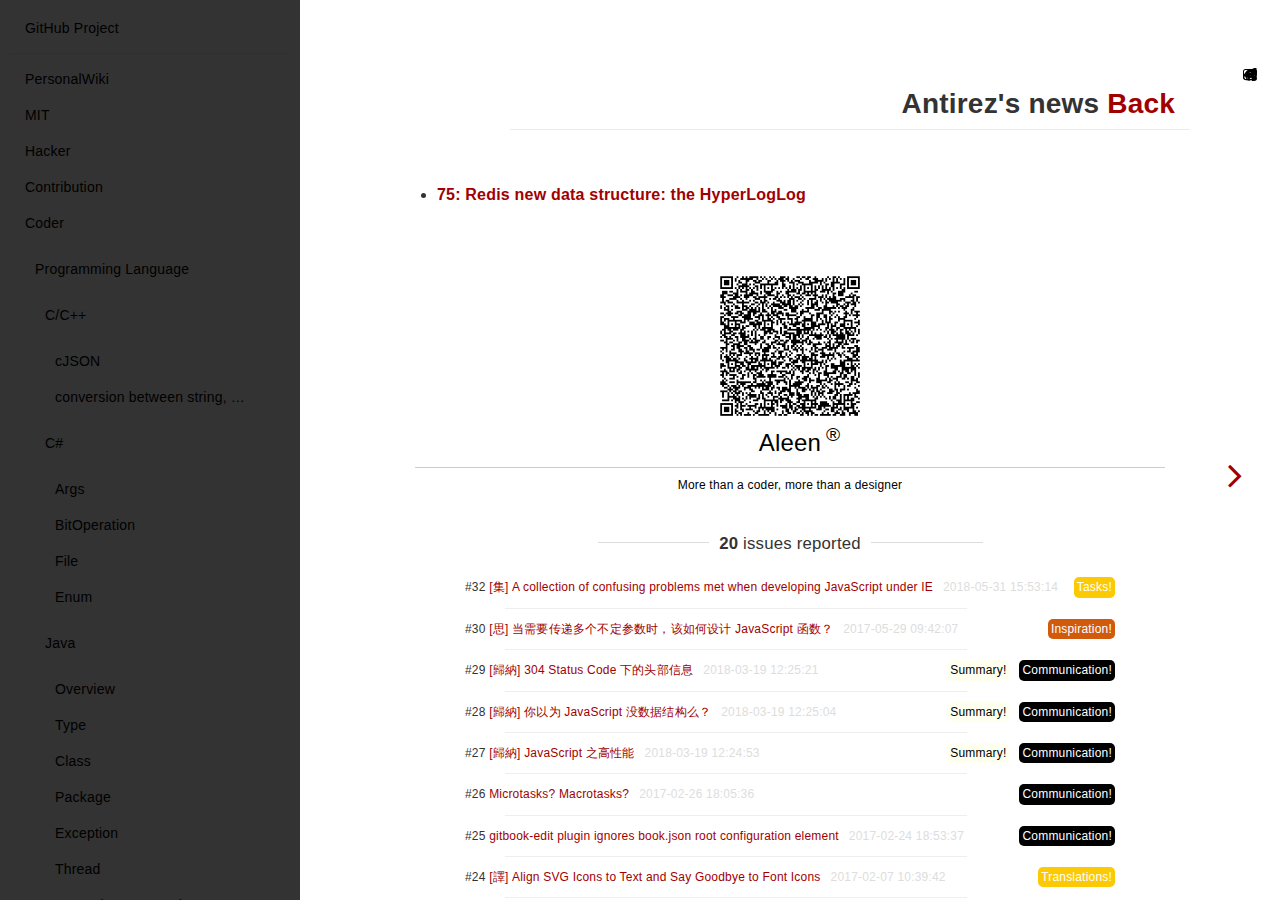
<file: antirez/antirez.html>
<!DOCTYPE HTML>
<html lang="" >
    <head>
        <meta charset="UTF-8">
        <meta content="text/html; charset=utf-8" http-equiv="Content-Type">
        <title>Antirez's news · Aleen</title>
        <meta http-equiv="X-UA-Compatible" content="IE=edge" />
        <meta name="description" content="">
        <meta name="generator" content="GitBook 3.2.0">
        
        
        
    
    <link rel="stylesheet" href="../gitbook/style.css">

    
            
                
                <link rel="stylesheet" href="../gitbook/gitbook-plugin-advanced-emoji/emoji-website.css">
                
            
                
                <link rel="stylesheet" href="../gitbook/gitbook-plugin-page-footer/footer.css">
                
            
                
                <link rel="stylesheet" href="../gitbook/gitbook-plugin-page-treeview/style.css">
                
            
                
                <link rel="stylesheet" href="../gitbook/gitbook-plugin-ace/ace.css">
                
            
                
                <link rel="stylesheet" href="../gitbook/gitbook-plugin-highlight/website.css">
                
            
                
                <link rel="stylesheet" href="../gitbook/gitbook-plugin-fontsettings/website.css">
                
            
        

    

    
        
        <link rel="stylesheet" href="../style/website.css">
        
    

        
    
    
    <meta name="HandheldFriendly" content="true"/>
    <meta name="viewport" content="width=device-width, initial-scale=1, user-scalable=no">
    <meta name="apple-mobile-web-app-capable" content="yes">
    <meta name="apple-mobile-web-app-status-bar-style" content="black">
    <link rel="apple-touch-icon-precomposed" sizes="152x152" href="../gitbook/images/apple-touch-icon-precomposed-152.png">
    <link rel="shortcut icon" href="../gitbook/images/favicon.ico" type="image/x-icon">

    
    <link rel="next" href="75.html" />
    
    

    </head>
    <body>
        
<div class="book">
    <div class="book-summary">
        
            
            
                <nav role="navigation">
                


<ul class="summary">
    
    
    
        
        <li>
            <a href="https://github.com/aleen42/PersonalWiki" target="_blank" class="custom-link">GitHub Project</a>
        </li>
    
    

    
    <li class="divider"></li>
    

    
        
        
    
        <li class="chapter " data-level="1.1" data-path="../">
            
                <a href="../">
            
                    
                    PersonalWiki
            
                </a>
            

            
        </li>
    
        <li class="chapter " data-level="1.2" data-path="../MIT.html">
            
                <a href="../MIT.html">
            
                    
                    MIT
            
                </a>
            

            
        </li>
    
        <li class="chapter " data-level="1.3" data-path="../hacker.html">
            
                <a href="../hacker.html">
            
                    
                    Hacker
            
                </a>
            

            
        </li>
    
        <li class="chapter " data-level="1.4" data-path="../contribution.html">
            
                <a href="../contribution.html">
            
                    
                    Contribution
            
                </a>
            

            
        </li>
    
        <li class="chapter " data-level="1.5" >
            
                <span>
            
                    
                    Coder
            
                </span>
            

            
            <ul class="articles">
                
    
        <li class="chapter " data-level="1.5.1" data-path="../Programming/ProgrammingMenu.html">
            
                <a href="../Programming/ProgrammingMenu.html">
            
                    
                    Programming Language
            
                </a>
            

            
            <ul class="articles">
                
    
        <li class="chapter " data-level="1.5.1.1" data-path="../Programming/c/c.html">
            
                <a href="../Programming/c/c.html">
            
                    
                    C/C++
            
                </a>
            

            
            <ul class="articles">
                
    
        <li class="chapter " data-level="1.5.1.1.1" data-path="../Programming/c/CJson/CJson.html">
            
                <a href="../Programming/c/CJson/CJson.html">
            
                    
                    cJSON
            
                </a>
            

            
        </li>
    
        <li class="chapter " data-level="1.5.1.1.2" data-path="../Programming/c/conversion_of_str/conversion_of_str.html">
            
                <a href="../Programming/c/conversion_of_str/conversion_of_str.html">
            
                    
                    conversion between string, char, const char
            
                </a>
            

            
        </li>
    

            </ul>
            
        </li>
    
        <li class="chapter " data-level="1.5.1.2" data-path="../Programming/CSharp/CSharpMenu.html">
            
                <a href="../Programming/CSharp/CSharpMenu.html">
            
                    
                    C#
            
                </a>
            

            
            <ul class="articles">
                
    
        <li class="chapter " data-level="1.5.1.2.1" data-path="../Programming/CSharp/Args/Args.html">
            
                <a href="../Programming/CSharp/Args/Args.html">
            
                    
                    Args
            
                </a>
            

            
        </li>
    
        <li class="chapter " data-level="1.5.1.2.2" data-path="../Programming/CSharp/BitOperation/BitOperation.html">
            
                <a href="../Programming/CSharp/BitOperation/BitOperation.html">
            
                    
                    BitOperation
            
                </a>
            

            
        </li>
    
        <li class="chapter " data-level="1.5.1.2.3" data-path="../Programming/CSharp/File/File.html">
            
                <a href="../Programming/CSharp/File/File.html">
            
                    
                    File
            
                </a>
            

            
        </li>
    
        <li class="chapter " data-level="1.5.1.2.4" data-path="../Programming/CSharp/Enum/Enum.html">
            
                <a href="../Programming/CSharp/Enum/Enum.html">
            
                    
                    Enum
            
                </a>
            

            
        </li>
    

            </ul>
            
        </li>
    
        <li class="chapter " data-level="1.5.1.3" data-path="../Programming/Java/Java.html">
            
                <a href="../Programming/Java/Java.html">
            
                    
                    Java
            
                </a>
            

            
            <ul class="articles">
                
    
        <li class="chapter " data-level="1.5.1.3.1" data-path="../Programming/Java/Overview/Overview.html">
            
                <a href="../Programming/Java/Overview/Overview.html">
            
                    
                    Overview
            
                </a>
            

            
        </li>
    
        <li class="chapter " data-level="1.5.1.3.2" data-path="../Programming/Java/Type/Type.html">
            
                <a href="../Programming/Java/Type/Type.html">
            
                    
                    Type
            
                </a>
            

            
        </li>
    
        <li class="chapter " data-level="1.5.1.3.3" data-path="../Programming/Java/Class/Class.html">
            
                <a href="../Programming/Java/Class/Class.html">
            
                    
                    Class
            
                </a>
            

            
        </li>
    
        <li class="chapter " data-level="1.5.1.3.4" data-path="../Programming/Java/Package/Package.html">
            
                <a href="../Programming/Java/Package/Package.html">
            
                    
                    Package
            
                </a>
            

            
        </li>
    
        <li class="chapter " data-level="1.5.1.3.5" data-path="../Programming/Java/Exception/Exception.html">
            
                <a href="../Programming/Java/Exception/Exception.html">
            
                    
                    Exception
            
                </a>
            

            
        </li>
    
        <li class="chapter " data-level="1.5.1.3.6" data-path="../Programming/Java/Thread/Thread.html">
            
                <a href="../Programming/Java/Thread/Thread.html">
            
                    
                    Thread
            
                </a>
            

            
        </li>
    
        <li class="chapter " data-level="1.5.1.3.7" data-path="../Programming/Java/Network/Network.html">
            
                <a href="../Programming/Java/Network/Network.html">
            
                    
                    Network Programming
            
                </a>
            

            
        </li>
    
        <li class="chapter " data-level="1.5.1.3.8" data-path="../Programming/Java/JDBC/JDBC.html">
            
                <a href="../Programming/Java/JDBC/JDBC.html">
            
                    
                    JDBC
            
                </a>
            

            
        </li>
    
        <li class="chapter " data-level="1.5.1.3.9" data-path="../Programming/Java/InnerClass/InnerClass.html">
            
                <a href="../Programming/Java/InnerClass/InnerClass.html">
            
                    
                    InnerClass
            
                </a>
            

            
        </li>
    
        <li class="chapter " data-level="1.5.1.3.10" data-path="../Programming/Java/Collection/Collection.html">
            
                <a href="../Programming/Java/Collection/Collection.html">
            
                    
                    Collection
            
                </a>
            

            
        </li>
    
        <li class="chapter " data-level="1.5.1.3.11" data-path="../Programming/Java/GUI/GUI.html">
            
                <a href="../Programming/Java/GUI/GUI.html">
            
                    
                    GUI
            
                </a>
            

            
        </li>
    
        <li class="chapter " data-level="1.5.1.3.12" data-path="../Programming/Java/IO/IO.html">
            
                <a href="../Programming/Java/IO/IO.html">
            
                    
                    IO
            
                </a>
            

            
        </li>
    

            </ul>
            
        </li>
    
        <li class="chapter " data-level="1.5.1.4" data-path="../Programming/JavaScript/JavaScript.html">
            
                <a href="../Programming/JavaScript/JavaScript.html">
            
                    
                    JavaScript
            
                </a>
            

            
            <ul class="articles">
                
    
        <li class="chapter " data-level="1.5.1.4.1" data-path="../Programming/JavaScript/Framework/Framework.html">
            
                <a href="../Programming/JavaScript/Framework/Framework.html">
            
                    
                    JavaScript Framework | Library
            
                </a>
            

            
            <ul class="articles">
                
    
        <li class="chapter " data-level="1.5.1.4.1.1" data-path="../Programming/JavaScript/Framework/Modernizr/Modernizr.html">
            
                <a href="../Programming/JavaScript/Framework/Modernizr/Modernizr.html">
            
                    
                    Modernizr
            
                </a>
            

            
        </li>
    
        <li class="chapter " data-level="1.5.1.4.1.2" data-path="../Programming/JavaScript/Framework/Interact/Interact.html">
            
                <a href="../Programming/JavaScript/Framework/Interact/Interact.html">
            
                    
                    Interact
            
                </a>
            

            
        </li>
    
        <li class="chapter " data-level="1.5.1.4.1.3" data-path="../Programming/JavaScript/Framework/Classie/Classie.html">
            
                <a href="../Programming/JavaScript/Framework/Classie/Classie.html">
            
                    
                    Classie
            
                </a>
            

            
        </li>
    
        <li class="chapter " data-level="1.5.1.4.1.4" data-path="../Programming/JavaScript/Framework/goog/goog.html">
            
                <a href="../Programming/JavaScript/Framework/goog/goog.html">
            
                    
                    Google Closure
            
                </a>
            

            
            <ul class="articles">
                
    
        <li class="chapter " data-level="1.5.1.4.1.4.1" data-path="../Programming/JavaScript/Framework/goog/slow_loop/slow_loop.html">
            
                <a href="../Programming/JavaScript/Framework/goog/slow_loop/slow_loop.html">
            
                    
                    Slow Loop
            
                </a>
            

            
        </li>
    
        <li class="chapter " data-level="1.5.1.4.1.4.2" data-path="../Programming/JavaScript/Framework/goog/slow_switch/slow_switch.html">
            
                <a href="../Programming/JavaScript/Framework/goog/slow_switch/slow_switch.html">
            
                    
                    Slow Switch
            
                </a>
            

            
        </li>
    
        <li class="chapter " data-level="1.5.1.4.1.4.3" data-path="../Programming/JavaScript/Framework/goog/leaky_boat/leaky_boat.html">
            
                <a href="../Programming/JavaScript/Framework/goog/leaky_boat/leaky_boat.html">
            
                    
                    Six Months in a Leaky Boat
            
                </a>
            

            
        </li>
    

            </ul>
            
        </li>
    
        <li class="chapter " data-level="1.5.1.4.1.5" data-path="../Programming/JavaScript/Framework/AJAX/AJAX.html">
            
                <a href="../Programming/JavaScript/Framework/AJAX/AJAX.html">
            
                    
                    Ajax
            
                </a>
            

            
        </li>
    
        <li class="chapter " data-level="1.5.1.4.1.6" data-path="../Programming/JavaScript/Framework/Strapdown/Strapdown.html">
            
                <a href="../Programming/JavaScript/Framework/Strapdown/Strapdown.html">
            
                    
                    Strapdown
            
                </a>
            

            
        </li>
    
        <li class="chapter " data-level="1.5.1.4.1.7" data-path="../Programming/JavaScript/Framework/GreenSock/GreenSock.html">
            
                <a href="../Programming/JavaScript/Framework/GreenSock/GreenSock.html">
            
                    
                    GreenSock
            
                </a>
            

            
        </li>
    
        <li class="chapter " data-level="1.5.1.4.1.8" data-path="../Programming/JavaScript/Framework/walkway/walkway.html">
            
                <a href="../Programming/JavaScript/Framework/walkway/walkway.html">
            
                    
                    Walkway
            
                </a>
            

            
        </li>
    
        <li class="chapter " data-level="1.5.1.4.1.9" data-path="../Programming/JavaScript/Framework/dynamics/dynamics.html">
            
                <a href="../Programming/JavaScript/Framework/dynamics/dynamics.html">
            
                    
                    Dyanmics
            
                </a>
            

            
        </li>
    
        <li class="chapter " data-level="1.5.1.4.1.10" data-path="../Programming/JavaScript/Framework/jquery/jquery.html">
            
                <a href="../Programming/JavaScript/Framework/jquery/jquery.html">
            
                    
                    JQuery
            
                </a>
            

            
        </li>
    
        <li class="chapter " data-level="1.5.1.4.1.11" data-path="../Programming/JavaScript/Framework/node/node.html">
            
                <a href="../Programming/JavaScript/Framework/node/node.html">
            
                    
                    node.js
            
                </a>
            

            
            <ul class="articles">
                
    
        <li class="chapter " data-level="1.5.1.4.1.11.1" data-path="../Programming/JavaScript/Framework/node/npm/npm.html">
            
                <a href="../Programming/JavaScript/Framework/node/npm/npm.html">
            
                    
                    Create and publish a node.js module
            
                </a>
            

            
        </li>
    
        <li class="chapter " data-level="1.5.1.4.1.11.2" data-path="../Programming/JavaScript/Framework/node/static_server/static_server.html">
            
                <a href="../Programming/JavaScript/Framework/node/static_server/static_server.html">
            
                    
                    Create a static server with node.js
            
                </a>
            

            
        </li>
    
        <li class="chapter " data-level="1.5.1.4.1.11.3" data-path="../Programming/JavaScript/Framework/node/cmd/cmd.html">
            
                <a href="../Programming/JavaScript/Framework/node/cmd/cmd.html">
            
                    
                    Use Node to write a command line tool
            
                </a>
            

            
        </li>
    
        <li class="chapter " data-level="1.5.1.4.1.11.4" data-path="../Programming/JavaScript/Framework/node/child_process/child_process.html">
            
                <a href="../Programming/JavaScript/Framework/node/child_process/child_process.html">
            
                    
                    Differences between spawn and exec of child_process
            
                </a>
            

            
        </li>
    

            </ul>
            
        </li>
    
        <li class="chapter " data-level="1.5.1.4.1.12" data-path="../Programming/JavaScript/Framework/react/react.html">
            
                <a href="../Programming/JavaScript/Framework/react/react.html">
            
                    
                    ReactJS
            
                </a>
            

            
            <ul class="articles">
                
    
        <li class="chapter " data-level="1.5.1.4.1.12.1" >
            
                <span>
            
                    
                    Quick Start
            
                </span>
            

            
            <ul class="articles">
                
    
        <li class="chapter " data-level="1.5.1.4.1.12.1.1" data-path="../Programming/JavaScript/Framework/react/quick_started/quick_started.html">
            
                <a href="../Programming/JavaScript/Framework/react/quick_started/quick_started.html">
            
                    
                    Quick Started
            
                </a>
            

            
        </li>
    
        <li class="chapter " data-level="1.5.1.4.1.12.1.2" data-path="../Programming/JavaScript/Framework/react/tutorials/tutorials.html">
            
                <a href="../Programming/JavaScript/Framework/react/tutorials/tutorials.html">
            
                    
                    Tutorials
            
                </a>
            

            
        </li>
    
        <li class="chapter " data-level="1.5.1.4.1.12.1.3" data-path="../Programming/JavaScript/Framework/react/think_in_react/think_in_react.html">
            
                <a href="../Programming/JavaScript/Framework/react/think_in_react/think_in_react.html">
            
                    
                    Think in React
            
                </a>
            

            
        </li>
    

            </ul>
            
        </li>
    
        <li class="chapter " data-level="1.5.1.4.1.12.2" >
            
                <span>
            
                    
                    Guide
            
                </span>
            

            
            <ul class="articles">
                
    
        <li class="chapter " data-level="1.5.1.4.1.12.2.1" data-path="../Programming/JavaScript/Framework/react/why_react/why_react.html">
            
                <a href="../Programming/JavaScript/Framework/react/why_react/why_react.html">
            
                    
                    Why React?
            
                </a>
            

            
        </li>
    
        <li class="chapter " data-level="1.5.1.4.1.12.2.2" data-path="../Programming/JavaScript/Framework/react/display_data/display_data.html">
            
                <a href="../Programming/JavaScript/Framework/react/display_data/display_data.html">
            
                    
                    Displaying Data
            
                </a>
            

            
            <ul class="articles">
                
    
        <li class="chapter " data-level="1.5.1.4.1.12.2.2.1" data-path="../Programming/JavaScript/Framework/react/jsx_syntax/jsx_syntax.html">
            
                <a href="../Programming/JavaScript/Framework/react/jsx_syntax/jsx_syntax.html">
            
                    
                    JSX Syntax
            
                </a>
            

            
        </li>
    
        <li class="chapter " data-level="1.5.1.4.1.12.2.2.2" data-path="../Programming/JavaScript/Framework/react/jsx_gotcha/jsx_gotcha.html">
            
                <a href="../Programming/JavaScript/Framework/react/jsx_gotcha/jsx_gotcha.html">
            
                    
                    JSX Gotchas
            
                </a>
            

            
        </li>
    
        <li class="chapter " data-level="1.5.1.4.1.12.2.2.3" data-path="../Programming/JavaScript/Framework/react/jsx_spread_attributes/jsx_spread_attributes.html">
            
                <a href="../Programming/JavaScript/Framework/react/jsx_spread_attributes/jsx_spread_attributes.html">
            
                    
                    JSX Spread Attributes
            
                </a>
            

            
        </li>
    

            </ul>
            
        </li>
    
        <li class="chapter " data-level="1.5.1.4.1.12.2.3" data-path="../Programming/JavaScript/Framework/react/interactivity_dynamic_uis/interactivity_dynamic_uis.html">
            
                <a href="../Programming/JavaScript/Framework/react/interactivity_dynamic_uis/interactivity_dynamic_uis.html">
            
                    
                    Interactivity and Dynamic UIs
            
                </a>
            

            
        </li>
    
        <li class="chapter " data-level="1.5.1.4.1.12.2.4" data-path="../Programming/JavaScript/Framework/react/multiple_components/multiple_components.html">
            
                <a href="../Programming/JavaScript/Framework/react/multiple_components/multiple_components.html">
            
                    
                    Multiple Components
            
                </a>
            

            
        </li>
    
        <li class="chapter " data-level="1.5.1.4.1.12.2.5" data-path="../Programming/JavaScript/Framework/react/reusable_components/reusable_components.html">
            
                <a href="../Programming/JavaScript/Framework/react/reusable_components/reusable_components.html">
            
                    
                    Reusable Components
            
                </a>
            

            
        </li>
    
        <li class="chapter " data-level="1.5.1.4.1.12.2.6" data-path="../Programming/JavaScript/Framework/react/transfering_props/transfering_props.html">
            
                <a href="../Programming/JavaScript/Framework/react/transfering_props/transfering_props.html">
            
                    
                    Transferring Props
            
                </a>
            

            
        </li>
    
        <li class="chapter " data-level="1.5.1.4.1.12.2.7" data-path="../Programming/JavaScript/Framework/react/forms/forms.html">
            
                <a href="../Programming/JavaScript/Framework/react/forms/forms.html">
            
                    
                    Forms
            
                </a>
            

            
        </li>
    
        <li class="chapter " data-level="1.5.1.4.1.12.2.8" data-path="../Programming/JavaScript/Framework/react/working_with_the_browser/working_with_the_browser.html">
            
                <a href="../Programming/JavaScript/Framework/react/working_with_the_browser/working_with_the_browser.html">
            
                    
                    Working With the Browser
            
                </a>
            

            
            <ul class="articles">
                
    
        <li class="chapter " data-level="1.5.1.4.1.12.2.8.1" data-path="../Programming/JavaScript/Framework/react/refs_to_components/refs_to_components.html">
            
                <a href="../Programming/JavaScript/Framework/react/refs_to_components/refs_to_components.html">
            
                    
                    Refs to Components
            
                </a>
            

            
        </li>
    

            </ul>
            
        </li>
    
        <li class="chapter " data-level="1.5.1.4.1.12.2.9" data-path="../Programming/JavaScript/Framework/react/tooling_integration/tooling_integration.html">
            
                <a href="../Programming/JavaScript/Framework/react/tooling_integration/tooling_integration.html">
            
                    
                    Tooling Integration
            
                </a>
            

            
            <ul class="articles">
                
    
        <li class="chapter " data-level="1.5.1.4.1.12.2.9.1" data-path="../Programming/JavaScript/Framework/react/tooling_integration/language_tooling/language_tooling.html">
            
                <a href="../Programming/JavaScript/Framework/react/tooling_integration/language_tooling/language_tooling.html">
            
                    
                    Language Tooling
            
                </a>
            

            
        </li>
    
        <li class="chapter " data-level="1.5.1.4.1.12.2.9.2" data-path="../Programming/JavaScript/Framework/react/tooling_integration/package_management/package_management.html">
            
                <a href="../Programming/JavaScript/Framework/react/tooling_integration/package_management/package_management.html">
            
                    
                    Package Management
            
                </a>
            

            
        </li>
    
        <li class="chapter " data-level="1.5.1.4.1.12.2.9.3" data-path="../Programming/JavaScript/Framework/react/tooling_integration/server_side_env/server_side_env.html">
            
                <a href="../Programming/JavaScript/Framework/react/tooling_integration/server_side_env/server_side_env.html">
            
                    
                    Server-side Environments
            
                </a>
            

            
        </li>
    

            </ul>
            
        </li>
    
        <li class="chapter " data-level="1.5.1.4.1.12.2.10" data-path="../Programming/JavaScript/Framework/react/add_on/add_on.html">
            
                <a href="../Programming/JavaScript/Framework/react/add_on/add_on.html">
            
                    
                    Add-Ons
            
                </a>
            

            
            <ul class="articles">
                
    
        <li class="chapter " data-level="1.5.1.4.1.12.2.10.1" data-path="../Programming/JavaScript/Framework/react/add_on/animation/animation.html">
            
                <a href="../Programming/JavaScript/Framework/react/add_on/animation/animation.html">
            
                    
                    Animation
            
                </a>
            

            
        </li>
    

            </ul>
            
        </li>
    

            </ul>
            
        </li>
    
        <li class="chapter " data-level="1.5.1.4.1.12.3" >
            
                <span>
            
                    
                    Tips
            
                </span>
            

            
            <ul class="articles">
                
    
        <li class="chapter " data-level="1.5.1.4.1.12.3.1" data-path="../Programming/JavaScript/Framework/react/inline_styles/inline_styles.html">
            
                <a href="../Programming/JavaScript/Framework/react/inline_styles/inline_styles.html">
            
                    
                    Inline Styles
            
                </a>
            

            
        </li>
    
        <li class="chapter " data-level="1.5.1.4.1.12.3.2" data-path="../Programming/JavaScript/Framework/react/if_else_jsx/if_else_jsx.html">
            
                <a href="../Programming/JavaScript/Framework/react/if_else_jsx/if_else_jsx.html">
            
                    
                    If-Else in JSX
            
                </a>
            

            
        </li>
    
        <li class="chapter " data-level="1.5.1.4.1.12.3.3" data-path="../Programming/JavaScript/Framework/react/self_close/self_close.html">
            
                <a href="../Programming/JavaScript/Framework/react/self_close/self_close.html">
            
                    
                    Self-Closing Tag
            
                </a>
            

            
        </li>
    
        <li class="chapter " data-level="1.5.1.4.1.12.3.4" data-path="../Programming/JavaScript/Framework/react/max_jsx_root_node/max_jsx_root_node.html">
            
                <a href="../Programming/JavaScript/Framework/react/max_jsx_root_node/max_jsx_root_node.html">
            
                    
                    Maximum Number of JSX Root Nodes
            
                </a>
            

            
        </li>
    
        <li class="chapter " data-level="1.5.1.4.1.12.3.5" data-path="../Programming/JavaScript/Framework/react/shorthand_px/shorthand_px.html">
            
                <a href="../Programming/JavaScript/Framework/react/shorthand_px/shorthand_px.html">
            
                    
                    Shorthand for Specifying Pixel Values in style props
            
                </a>
            

            
        </li>
    
        <li class="chapter " data-level="1.5.1.4.1.12.3.6" data-path="../Programming/JavaScript/Framework/react/type_of_children_props/type_of_children_props.html">
            
                <a href="../Programming/JavaScript/Framework/react/type_of_children_props/type_of_children_props.html">
            
                    
                    Type of the Children props
            
                </a>
            

            
        </li>
    
        <li class="chapter " data-level="1.5.1.4.1.12.3.7" data-path="../Programming/JavaScript/Framework/react/null_controlled_input/null_controlled_input.html">
            
                <a href="../Programming/JavaScript/Framework/react/null_controlled_input/null_controlled_input.html">
            
                    
                    Value of null for Controlled Input
            
                </a>
            

            
        </li>
    
        <li class="chapter " data-level="1.5.1.4.1.12.3.8" data-path="../Programming/JavaScript/Framework/react/mouting_not_receive_props/mouting_not_receive_props.html">
            
                <a href="../Programming/JavaScript/Framework/react/mouting_not_receive_props/mouting_not_receive_props.html">
            
                    
                    componentWillReceiveProps Not Triggered After Mounting
            
                </a>
            

            
        </li>
    
        <li class="chapter " data-level="1.5.1.4.1.12.3.9" data-path="../Programming/JavaScript/Framework/react/props_in_get_initial_state/props_in_get_initial_state.html">
            
                <a href="../Programming/JavaScript/Framework/react/props_in_get_initial_state/props_in_get_initial_state.html">
            
                    
                    Props in getInitialState Is an Anti-Pattern
            
                </a>
            

            
        </li>
    
        <li class="chapter " data-level="1.5.1.4.1.12.3.10" data-path="../Programming/JavaScript/Framework/react/dom_event_listner/dom_event_listner.html">
            
                <a href="../Programming/JavaScript/Framework/react/dom_event_listner/dom_event_listner.html">
            
                    
                    DOM Event Listeners in a Component
            
                </a>
            

            
        </li>
    
        <li class="chapter " data-level="1.5.1.4.1.12.3.11" data-path="../Programming/JavaScript/Framework/react/initial_data_with_ajax/initial_data_with_ajax.html">
            
                <a href="../Programming/JavaScript/Framework/react/initial_data_with_ajax/initial_data_with_ajax.html">
            
                    
                    Load Initial Data via AJAX
            
                </a>
            

            
        </li>
    
        <li class="chapter " data-level="1.5.1.4.1.12.3.12" data-path="../Programming/JavaScript/Framework/react/false_in_jsx/false_in_jsx.html">
            
                <a href="../Programming/JavaScript/Framework/react/false_in_jsx/false_in_jsx.html">
            
                    
                    False in JSX
            
                </a>
            

            
        </li>
    
        <li class="chapter " data-level="1.5.1.4.1.12.3.13" data-path="../Programming/JavaScript/Framework/react/communication_between_components/communication_between_components.html">
            
                <a href="../Programming/JavaScript/Framework/react/communication_between_components/communication_between_components.html">
            
                    
                    Communicate Between Components
            
                </a>
            

            
        </li>
    
        <li class="chapter " data-level="1.5.1.4.1.12.3.14" data-path="../Programming/JavaScript/Framework/react/expose_component_functions/expose_component_functions.html">
            
                <a href="../Programming/JavaScript/Framework/react/expose_component_functions/expose_component_functions.html">
            
                    
                    Expose Component Functions
            
                </a>
            

            
        </li>
    
        <li class="chapter " data-level="1.5.1.4.1.12.3.15" data-path="../Programming/JavaScript/Framework/react/undefined_props_children/undefined_props_children.html">
            
                <a href="../Programming/JavaScript/Framework/react/undefined_props_children/undefined_props_children.html">
            
                    
                    this.props.children undefined
            
                </a>
            

            
        </li>
    
        <li class="chapter " data-level="1.5.1.4.1.12.3.16" data-path="../Programming/JavaScript/Framework/react/use_react_with_other_libraries/use_react_with_other_libraries.html">
            
                <a href="../Programming/JavaScript/Framework/react/use_react_with_other_libraries/use_react_with_other_libraries.html">
            
                    
                    Use React with other libraris
            
                </a>
            

            
        </li>
    
        <li class="chapter " data-level="1.5.1.4.1.12.3.17" data-path="../Programming/JavaScript/Framework/react/dangerously_set_innerhtml/dangerously_set_innerhtml.html">
            
                <a href="../Programming/JavaScript/Framework/react/dangerously_set_innerhtml/dangerously_set_innerhtml.html">
            
                    
                    Dangerously Set innerHTML
            
                </a>
            

            
        </li>
    

            </ul>
            
        </li>
    
        <li class="chapter " data-level="1.5.1.4.1.12.4" >
            
                <span>
            
                    
                    Webpack
            
                </span>
            

            
            <ul class="articles">
                
    
        <li class="chapter " data-level="1.5.1.4.1.12.4.1" data-path="../Programming/JavaScript/Framework/webpack/webpack_and_react/webpack_and_react.html">
            
                <a href="../Programming/JavaScript/Framework/webpack/webpack_and_react/webpack_and_react.html">
            
                    
                    Webpack + React
            
                </a>
            

            
        </li>
    
        <li class="chapter " data-level="1.5.1.4.1.12.4.2" data-path="../Programming/JavaScript/Framework/react/react_hot_loader/react_hot_loader.html">
            
                <a href="../Programming/JavaScript/Framework/react/react_hot_loader/react_hot_loader.html">
            
                    
                    React Hot Loader
            
                </a>
            

            
        </li>
    

            </ul>
            
        </li>
    
        <li class="chapter " data-level="1.5.1.4.1.12.5" >
            
                <span>
            
                    
                    Router
            
                </span>
            

            
            <ul class="articles">
                
    
        <li class="chapter " data-level="1.5.1.4.1.12.5.1" data-path="../Programming/JavaScript/Framework/react/react_router/react_router.html">
            
                <a href="../Programming/JavaScript/Framework/react/react_router/react_router.html">
            
                    
                    React Router
            
                </a>
            

            
            <ul class="articles">
                
    
        <li class="chapter " data-level="1.5.1.4.1.12.5.1.1" data-path="../Programming/JavaScript/Framework/react/react_router/introduction/introduction.html">
            
                <a href="../Programming/JavaScript/Framework/react/react_router/introduction/introduction.html">
            
                    
                    Introduction
            
                </a>
            

            
        </li>
    
        <li class="chapter " data-level="1.5.1.4.1.12.5.1.2" >
            
                <span>
            
                    
                    Basics
            
                </span>
            

            
            <ul class="articles">
                
    
        <li class="chapter " data-level="1.5.1.4.1.12.5.1.2.1" data-path="../Programming/JavaScript/Framework/react/react_router/route_configuration/route_configuration.html">
            
                <a href="../Programming/JavaScript/Framework/react/react_router/route_configuration/route_configuration.html">
            
                    
                    Route Configuraon
            
                </a>
            

            
        </li>
    
        <li class="chapter " data-level="1.5.1.4.1.12.5.1.2.2" data-path="../Programming/JavaScript/Framework/react/react_router/route_matching/route_matching.html">
            
                <a href="../Programming/JavaScript/Framework/react/react_router/route_matching/route_matching.html">
            
                    
                    Route Matching
            
                </a>
            

            
        </li>
    
        <li class="chapter " data-level="1.5.1.4.1.12.5.1.2.3" data-path="../Programming/JavaScript/Framework/react/react_router/histories/histories.html">
            
                <a href="../Programming/JavaScript/Framework/react/react_router/histories/histories.html">
            
                    
                    Histories
            
                </a>
            

            
        </li>
    
        <li class="chapter " data-level="1.5.1.4.1.12.5.1.2.4" data-path="../Programming/JavaScript/Framework/react/react_router/index/">
            
                <a href="../Programming/JavaScript/Framework/react/react_router/index/">
            
                    
                    Index
            
                </a>
            

            
        </li>
    

            </ul>
            
        </li>
    

            </ul>
            
        </li>
    

            </ul>
            
        </li>
    
        <li class="chapter " data-level="1.5.1.4.1.12.6" >
            
                <span>
            
                    
                    Redux
            
                </span>
            

            
            <ul class="articles">
                
    
        <li class="chapter " data-level="1.5.1.4.1.12.6.1" data-path="../Programming/JavaScript/Framework/redux/react_and_redux/react_and_redux.html">
            
                <a href="../Programming/JavaScript/Framework/redux/react_and_redux/react_and_redux.html">
            
                    
                    React + Redux
            
                </a>
            

            
        </li>
    

            </ul>
            
        </li>
    
        <li class="chapter " data-level="1.5.1.4.1.12.7" >
            
                <span>
            
                    
                    Pjax
            
                </span>
            

            
            <ul class="articles">
                
    
        <li class="chapter " data-level="1.5.1.4.1.12.7.1" data-path="../Programming/JavaScript/Framework/react/react_and_pjax/react_and_pjax.html">
            
                <a href="../Programming/JavaScript/Framework/react/react_and_pjax/react_and_pjax.html">
            
                    
                    Pjax + React
            
                </a>
            

            
        </li>
    

            </ul>
            
        </li>
    
        <li class="chapter " data-level="1.5.1.4.1.12.8" >
            
                <span>
            
                    
                    Components
            
                </span>
            

            
            <ul class="articles">
                
    
        <li class="chapter " data-level="1.5.1.4.1.12.8.1" data-path="../Programming/JavaScript/Framework/react/mountain/mountain.html">
            
                <a href="../Programming/JavaScript/Framework/react/mountain/mountain.html">
            
                    
                    Mountain
            
                </a>
            

            
        </li>
    
        <li class="chapter " data-level="1.5.1.4.1.12.8.2" data-path="../Programming/JavaScript/Framework/react/paginate/paginate.html">
            
                <a href="../Programming/JavaScript/Framework/react/paginate/paginate.html">
            
                    
                    Paginate
            
                </a>
            

            
        </li>
    
        <li class="chapter " data-level="1.5.1.4.1.12.8.3" data-path="../Programming/JavaScript/Framework/react/rect_loading/rect_loading.html">
            
                <a href="../Programming/JavaScript/Framework/react/rect_loading/rect_loading.html">
            
                    
                    Rectangle Loading
            
                </a>
            

            
        </li>
    
        <li class="chapter " data-level="1.5.1.4.1.12.8.4" data-path="../Programming/JavaScript/Framework/react/typer/typer.html">
            
                <a href="../Programming/JavaScript/Framework/react/typer/typer.html">
            
                    
                    Typer
            
                </a>
            

            
        </li>
    
        <li class="chapter " data-level="1.5.1.4.1.12.8.5" data-path="../Programming/JavaScript/Framework/react/navigation/navigation.html">
            
                <a href="../Programming/JavaScript/Framework/react/navigation/navigation.html">
            
                    
                    Multi-level Navigation
            
                </a>
            

            
        </li>
    
        <li class="chapter " data-level="1.5.1.4.1.12.8.6" data-path="../Programming/JavaScript/Framework/react/slider/slider.html">
            
                <a href="../Programming/JavaScript/Framework/react/slider/slider.html">
            
                    
                    Slider
            
                </a>
            

            
        </li>
    

            </ul>
            
        </li>
    

            </ul>
            
        </li>
    
        <li class="chapter " data-level="1.5.1.4.1.13" data-path="../Programming/JavaScript/Framework/webpack/webpack.html">
            
                <a href="../Programming/JavaScript/Framework/webpack/webpack.html">
            
                    
                    Webpack
            
                </a>
            

            
            <ul class="articles">
                
    
        <li class="chapter " data-level="1.5.1.4.1.13.1" >
            
                <span>
            
                    
                    Tutorials
            
                </span>
            

            
            <ul class="articles">
                
    
        <li class="chapter " data-level="1.5.1.4.1.13.1.1" data-path="../Programming/JavaScript/Framework/webpack/installation/installation.html">
            
                <a href="../Programming/JavaScript/Framework/webpack/installation/installation.html">
            
                    
                    Installation
            
                </a>
            

            
        </li>
    
        <li class="chapter " data-level="1.5.1.4.1.13.1.2" data-path="../Programming/JavaScript/Framework/webpack/usage/usage.html">
            
                <a href="../Programming/JavaScript/Framework/webpack/usage/usage.html">
            
                    
                    Usage
            
                </a>
            

            
        </li>
    
        <li class="chapter " data-level="1.5.1.4.1.13.1.3" data-path="../Programming/JavaScript/Framework/webpack/webpack_and_react/webpack_and_react.html">
            
                <a href="../Programming/JavaScript/Framework/webpack/webpack_and_react/webpack_and_react.html">
            
                    
                    Webpack + React
            
                </a>
            

            
        </li>
    
        <li class="chapter " data-level="1.5.1.4.1.13.1.4" data-path="../Programming/JavaScript/Framework/webpack/webpack_and_fa/webpack_and_fa.html">
            
                <a href="../Programming/JavaScript/Framework/webpack/webpack_and_fa/webpack_and_fa.html">
            
                    
                    Webpack + Font Awesome
            
                </a>
            

            
        </li>
    

            </ul>
            
        </li>
    
        <li class="chapter " data-level="1.5.1.4.1.13.2" >
            
                <span>
            
                    
                    APIs
            
                </span>
            

            
            <ul class="articles">
                
    
        <li class="chapter " data-level="1.5.1.4.1.13.2.1" data-path="../Programming/JavaScript/Framework/webpack/loader/loader.html">
            
                <a href="../Programming/JavaScript/Framework/webpack/loader/loader.html">
            
                    
                    Loader
            
                </a>
            

            
        </li>
    

            </ul>
            
        </li>
    
        <li class="chapter " data-level="1.5.1.4.1.13.3" >
            
                <span>
            
                    
                    Advanced
            
                </span>
            

            
            <ul class="articles">
                
    
        <li class="chapter " data-level="1.5.1.4.1.13.3.1" data-path="../Programming/JavaScript/Framework/webpack/es3_compatible_webpack_plugin/es3_compatible_webpack_plugin.html">
            
                <a href="../Programming/JavaScript/Framework/webpack/es3_compatible_webpack_plugin/es3_compatible_webpack_plugin.html">
            
                    
                    ES3-Compatible Webpack Plugin
            
                </a>
            

            
        </li>
    

            </ul>
            
        </li>
    

            </ul>
            
        </li>
    
        <li class="chapter " data-level="1.5.1.4.1.14" data-path="../Programming/JavaScript/Framework/redux/redux.html">
            
                <a href="../Programming/JavaScript/Framework/redux/redux.html">
            
                    
                    Redux
            
                </a>
            

            
            <ul class="articles">
                
    
        <li class="chapter " data-level="1.5.1.4.1.14.1" data-path="../Programming/JavaScript/Framework/redux/introduction/introduction.html">
            
                <a href="../Programming/JavaScript/Framework/redux/introduction/introduction.html">
            
                    
                    Introduction
            
                </a>
            

            
        </li>
    
        <li class="chapter " data-level="1.5.1.4.1.14.2" >
            
                <span>
            
                    
                    Basics
            
                </span>
            

            
            <ul class="articles">
                
    
        <li class="chapter " data-level="1.5.1.4.1.14.2.1" data-path="../Programming/JavaScript/Framework/redux/action/action.html">
            
                <a href="../Programming/JavaScript/Framework/redux/action/action.html">
            
                    
                    Actions
            
                </a>
            

            
        </li>
    
        <li class="chapter " data-level="1.5.1.4.1.14.2.2" data-path="../Programming/JavaScript/Framework/redux/reducer/reducer.html">
            
                <a href="../Programming/JavaScript/Framework/redux/reducer/reducer.html">
            
                    
                    Reducers
            
                </a>
            

            
        </li>
    
        <li class="chapter " data-level="1.5.1.4.1.14.2.3" data-path="../Programming/JavaScript/Framework/redux/store/store.html">
            
                <a href="../Programming/JavaScript/Framework/redux/store/store.html">
            
                    
                    Store
            
                </a>
            

            
        </li>
    
        <li class="chapter " data-level="1.5.1.4.1.14.2.4" data-path="../Programming/JavaScript/Framework/redux/data_flow/data_flow.html">
            
                <a href="../Programming/JavaScript/Framework/redux/data_flow/data_flow.html">
            
                    
                    Data Flow - Data Lifecycle in Redux
            
                </a>
            

            
        </li>
    
        <li class="chapter " data-level="1.5.1.4.1.14.2.5" data-path="../Programming/JavaScript/Framework/redux/react_and_redux/react_and_redux.html">
            
                <a href="../Programming/JavaScript/Framework/redux/react_and_redux/react_and_redux.html">
            
                    
                    React + Redux
            
                </a>
            

            
        </li>
    

            </ul>
            
        </li>
    

            </ul>
            
        </li>
    
        <li class="chapter " data-level="1.5.1.4.1.15" data-path="../Programming/JavaScript/Framework/underscore/underscore.html">
            
                <a href="../Programming/JavaScript/Framework/underscore/underscore.html">
            
                    
                    underscore.js
            
                </a>
            

            
            <ul class="articles">
                
    
        <li class="chapter " data-level="1.5.1.4.1.15.1" data-path="../Programming/JavaScript/Framework/underscore/void0_undefined/void0_undefined.html">
            
                <a href="../Programming/JavaScript/Framework/underscore/void0_undefined/void0_undefined.html">
            
                    
                    Use void 0 rather than undefined
            
                </a>
            

            
        </li>
    
        <li class="chapter " data-level="1.5.1.4.1.15.2" data-path="../Programming/JavaScript/Framework/underscore/type_inference_and_tutorials/type_inference_and_tutorials.html">
            
                <a href="../Programming/JavaScript/Framework/underscore/type_inference_and_tutorials/type_inference_and_tutorials.html">
            
                    
                    Common Type Inference and some useful tutorials
            
                </a>
            

            
        </li>
    
        <li class="chapter " data-level="1.5.1.4.1.15.3" data-path="../Programming/JavaScript/Framework/underscore/for_in_compatibility/for_in_compatibility.html">
            
                <a href="../Programming/JavaScript/Framework/underscore/for_in_compatibility/for_in_compatibility.html">
            
                    
                    Compatibility problems of for ... in
            
                </a>
            

            
        </li>
    
        <li class="chapter " data-level="1.5.1.4.1.15.4" data-path="../Programming/JavaScript/Framework/underscore/createAssigner/createAssigner.html">
            
                <a href="../Programming/JavaScript/Framework/underscore/createAssigner/createAssigner.html">
            
                    
                    The internal function: createAssigner()
            
                </a>
            

            
        </li>
    
        <li class="chapter " data-level="1.5.1.4.1.15.5" data-path="../Programming/JavaScript/Framework/underscore/is_equal/is_equal.html">
            
                <a href="../Programming/JavaScript/Framework/underscore/is_equal/is_equal.html">
            
                    
                    How to compare the equality of two elements
            
                </a>
            

            
        </li>
    
        <li class="chapter " data-level="1.5.1.4.1.15.6" data-path="../Programming/JavaScript/Framework/underscore/object_functions/object_functions.html">
            
                <a href="../Programming/JavaScript/Framework/underscore/object_functions/object_functions.html">
            
                    
                    Certain object functions like pick() and create()
            
                </a>
            

            
        </li>
    
        <li class="chapter " data-level="1.5.1.4.1.15.7" data-path="../Programming/JavaScript/Framework/underscore/array_index/array_index.html">
            
                <a href="../Programming/JavaScript/Framework/underscore/array_index/array_index.html">
            
                    
                    How to find items in an array
            
                </a>
            

            
        </li>
    
        <li class="chapter " data-level="1.5.1.4.1.15.8" data-path="../Programming/JavaScript/Framework/underscore/unique_array/unique_array.html">
            
                <a href="../Programming/JavaScript/Framework/underscore/unique_array/unique_array.html">
            
                    
                    How to get an array unique
            
                </a>
            

            
        </li>
    
        <li class="chapter " data-level="1.5.1.4.1.15.9" data-path="../Programming/JavaScript/Framework/underscore/flatten_an_array/flatten_an_array.html">
            
                <a href="../Programming/JavaScript/Framework/underscore/flatten_an_array/flatten_an_array.html">
            
                    
                    Flatten an array
            
                </a>
            

            
        </li>
    
        <li class="chapter " data-level="1.5.1.4.1.15.10" data-path="../Programming/JavaScript/Framework/underscore/array_functions/array_functions.html">
            
                <a href="../Programming/JavaScript/Framework/underscore/array_functions/array_functions.html">
            
                    
                    Certain array functions like compact(), difference(), and without()
            
                </a>
            

            
        </li>
    
        <li class="chapter " data-level="1.5.1.4.1.15.11" data-path="../Programming/JavaScript/Framework/underscore/something_about_NaN/something_about_NaN.html">
            
                <a href="../Programming/JavaScript/Framework/underscore/something_about_NaN/something_about_NaN.html">
            
                    
                    NaN?
            
                </a>
            

            
        </li>
    
        <li class="chapter " data-level="1.5.1.4.1.15.12" data-path="../Programming/JavaScript/Framework/underscore/array_like/array_like.html">
            
                <a href="../Programming/JavaScript/Framework/underscore/array_like/array_like.html">
            
                    
                    Array-like Objects
            
                </a>
            

            
        </li>
    
        <li class="chapter " data-level="1.5.1.4.1.15.13" data-path="../Programming/JavaScript/Framework/underscore/random_order/random_order.html">
            
                <a href="../Programming/JavaScript/Framework/underscore/random_order/random_order.html">
            
                    
                    How to shuffle an array
            
                </a>
            

            
        </li>
    
        <li class="chapter " data-level="1.5.1.4.1.15.14" data-path="../Programming/JavaScript/Framework/underscore/group/group.html">
            
                <a href="../Programming/JavaScript/Framework/underscore/group/group.html">
            
                    
                    Group
            
                </a>
            

            
        </li>
    

            </ul>
            
        </li>
    
        <li class="chapter " data-level="1.5.1.4.1.16" data-path="../Programming/JavaScript/Framework/eslint/eslint.html">
            
                <a href="../Programming/JavaScript/Framework/eslint/eslint.html">
            
                    
                    ESLint
            
                </a>
            

            
            <ul class="articles">
                
    
        <li class="chapter " data-level="1.5.1.4.1.16.1" data-path="../Programming/JavaScript/Framework/eslint/installation/installation.html">
            
                <a href="../Programming/JavaScript/Framework/eslint/installation/installation.html">
            
                    
                    Installation
            
                </a>
            

            
        </li>
    
        <li class="chapter " data-level="1.5.1.4.1.16.2" data-path="../Programming/JavaScript/Framework/eslint/configuration/configuration.html">
            
                <a href="../Programming/JavaScript/Framework/eslint/configuration/configuration.html">
            
                    
                    Configuration
            
                </a>
            

            
        </li>
    

            </ul>
            
        </li>
    
        <li class="chapter " data-level="1.5.1.4.1.17" data-path="../Programming/JavaScript/Framework/reactivex/reactivex.html">
            
                <a href="../Programming/JavaScript/Framework/reactivex/reactivex.html">
            
                    
                    ReactiveX
            
                </a>
            

            
        </li>
    
        <li class="chapter " data-level="1.5.1.4.1.18" data-path="../Programming/JavaScript/Framework/angular/angular.html">
            
                <a href="../Programming/JavaScript/Framework/angular/angular.html">
            
                    
                    Angular
            
                </a>
            

            
            <ul class="articles">
                
    
        <li class="chapter " data-level="1.5.1.4.1.18.1" data-path="../Programming/JavaScript/Framework/angular/angular1/angular1.html">
            
                <a href="../Programming/JavaScript/Framework/angular/angular1/angular1.html">
            
                    
                    AngularJS (1.x)
            
                </a>
            

            
            <ul class="articles">
                
    
        <li class="chapter " data-level="1.5.1.4.1.18.1.1" data-path="../Programming/JavaScript/Framework/angular/angular1/environment_setup/environment_setup.html">
            
                <a href="../Programming/JavaScript/Framework/angular/angular1/environment_setup/environment_setup.html">
            
                    
                    Environment Setup
            
                </a>
            

            
        </li>
    
        <li class="chapter " data-level="1.5.1.4.1.18.1.2" data-path="../Programming/JavaScript/Framework/angular/angular1/bootstrapping/bootstrapping.html">
            
                <a href="../Programming/JavaScript/Framework/angular/angular1/bootstrapping/bootstrapping.html">
            
                    
                    Bootstrapping
            
                </a>
            

            
        </li>
    
        <li class="chapter " data-level="1.5.1.4.1.18.1.3" data-path="../Programming/JavaScript/Framework/angular/angular1/static_template/static_template.html">
            
                <a href="../Programming/JavaScript/Framework/angular/angular1/static_template/static_template.html">
            
                    
                    Static Template
            
                </a>
            

            
        </li>
    
        <li class="chapter " data-level="1.5.1.4.1.18.1.4" data-path="../Programming/JavaScript/Framework/angular/angular1/angularjs_templates/angularjs_templates.html">
            
                <a href="../Programming/JavaScript/Framework/angular/angular1/angularjs_templates/angularjs_templates.html">
            
                    
                    AngularJS Templates
            
                </a>
            

            
        </li>
    
        <li class="chapter " data-level="1.5.1.4.1.18.1.5" data-path="../Programming/JavaScript/Framework/angular/angular1/components/components.html">
            
                <a href="../Programming/JavaScript/Framework/angular/angular1/components/components.html">
            
                    
                    Components
            
                </a>
            

            
        </li>
    
        <li class="chapter " data-level="1.5.1.4.1.18.1.6" data-path="../Programming/JavaScript/Framework/angular/angular1/directory_and_file/directory_and_file.html">
            
                <a href="../Programming/JavaScript/Framework/angular/angular1/directory_and_file/directory_and_file.html">
            
                    
                    Directory and File Organization of AngularJS Applications
            
                </a>
            

            
        </li>
    
        <li class="chapter " data-level="1.5.1.4.1.18.1.7" data-path="../Programming/JavaScript/Framework/angular/angular1/filtering_repeaters/filtering_repeaters.html">
            
                <a href="../Programming/JavaScript/Framework/angular/angular1/filtering_repeaters/filtering_repeaters.html">
            
                    
                    Filtering Repeaters
            
                </a>
            

            
        </li>
    
        <li class="chapter " data-level="1.5.1.4.1.18.1.8" data-path="../Programming/JavaScript/Framework/angular/angular1/two_way_data_binding/two_way_data_binding.html">
            
                <a href="../Programming/JavaScript/Framework/angular/angular1/two_way_data_binding/two_way_data_binding.html">
            
                    
                    Two-way Data Binding
            
                </a>
            

            
        </li>
    

            </ul>
            
        </li>
    

            </ul>
            
        </li>
    

            </ul>
            
        </li>
    
        <li class="chapter " data-level="1.5.1.4.2" data-path="../Programming/JavaScript/web_api/web_api.html">
            
                <a href="../Programming/JavaScript/web_api/web_api.html">
            
                    
                    Web APIs
            
                </a>
            

            
            <ul class="articles">
                
    
        <li class="chapter " data-level="1.5.1.4.2.1" data-path="../Programming/JavaScript/web_api/websocket/websocket.html">
            
                <a href="../Programming/JavaScript/web_api/websocket/websocket.html">
            
                    
                    WebSocket
            
                </a>
            

            
        </li>
    
        <li class="chapter " data-level="1.5.1.4.2.2" data-path="../Programming/JavaScript/web_api/worker/worker.html">
            
                <a href="../Programming/JavaScript/web_api/worker/worker.html">
            
                    
                    Worker
            
                </a>
            

            
        </li>
    
        <li class="chapter " data-level="1.5.1.4.2.3" data-path="../Programming/JavaScript/web_api/xhr/xhr.html">
            
                <a href="../Programming/JavaScript/web_api/xhr/xhr.html">
            
                    
                    XMLHttpRequest
            
                </a>
            

            
        </li>
    

            </ul>
            
        </li>
    
        <li class="chapter " data-level="1.5.1.4.3" data-path="../Programming/JavaScript/webgl/webgl.html">
            
                <a href="../Programming/JavaScript/webgl/webgl.html">
            
                    
                    WebGL
            
                </a>
            

            
            <ul class="articles">
                
    
        <li class="chapter " data-level="1.5.1.4.3.1" >
            
                <span>
            
                    
                    2D
            
                </span>
            

            
            <ul class="articles">
                
    
        <li class="chapter " data-level="1.5.1.4.3.1.1" data-path="../Programming/JavaScript/webgl/canvas/canvas.html">
            
                <a href="../Programming/JavaScript/webgl/canvas/canvas.html">
            
                    
                    Canvas
            
                </a>
            

            
            <ul class="articles">
                
    
        <li class="chapter " data-level="1.5.1.4.3.1.1.1" >
            
                <span>
            
                    
                    Advanced
            
                </span>
            

            
            <ul class="articles">
                
    
        <li class="chapter " data-level="1.5.1.4.3.1.1.1.1" data-path="../Programming/JavaScript/webgl/canvas/line_drawing/line_drawing.html">
            
                <a href="../Programming/JavaScript/webgl/canvas/line_drawing/line_drawing.html">
            
                    
                    Animated Glowing Line Drawing
            
                </a>
            

            
        </li>
    
        <li class="chapter " data-level="1.5.1.4.3.1.1.1.2" data-path="../Programming/JavaScript/webgl/canvas/animate_drawing_of_svg_path/animate_drawing_of_svg_path.html">
            
                <a href="../Programming/JavaScript/webgl/canvas/animate_drawing_of_svg_path/animate_drawing_of_svg_path.html">
            
                    
                    Animate a progressive drawing of SVG path
            
                </a>
            

            
        </li>
    
        <li class="chapter " data-level="1.5.1.4.3.1.1.1.3" data-path="../Programming/JavaScript/webgl/canvas/finding_contours/finding_contours.html">
            
                <a href="../Programming/JavaScript/webgl/canvas/finding_contours/finding_contours.html">
            
                    
                    Finding Contours of a bitmap image
            
                </a>
            

            
        </li>
    
        <li class="chapter " data-level="1.5.1.4.3.1.1.1.4" data-path="../Programming/JavaScript/webgl/canvas/drawing_an_svg/drawing_an_svg.html">
            
                <a href="../Programming/JavaScript/webgl/canvas/drawing_an_svg/drawing_an_svg.html">
            
                    
                    Drawing an SVG file
            
                </a>
            

            
        </li>
    

            </ul>
            
        </li>
    

            </ul>
            
        </li>
    
        <li class="chapter " data-level="1.5.1.4.3.1.2" data-path="../Programming/JavaScript/webgl/SVG/SVG.html">
            
                <a href="../Programming/JavaScript/webgl/SVG/SVG.html">
            
                    
                    SVG
            
                </a>
            

            
            <ul class="articles">
                
    
        <li class="chapter " data-level="1.5.1.4.3.1.2.1" >
            
                <span>
            
                    
                    Basic
            
                </span>
            

            
            <ul class="articles">
                
    
        <li class="chapter " data-level="1.5.1.4.3.1.2.1.1" data-path="../Programming/JavaScript/webgl/SVG/introduction/introduction.html">
            
                <a href="../Programming/JavaScript/webgl/SVG/introduction/introduction.html">
            
                    
                    Introduction
            
                </a>
            

            
        </li>
    

            </ul>
            
        </li>
    
        <li class="chapter " data-level="1.5.1.4.3.1.2.2" >
            
                <span>
            
                    
                    Advanced
            
                </span>
            

            
            <ul class="articles">
                
    
        <li class="chapter " data-level="1.5.1.4.3.1.2.2.1" data-path="../Programming/JavaScript/webgl/SVG/calibration_parameters/calibration_parameters.html">
            
                <a href="../Programming/JavaScript/webgl/SVG/calibration_parameters/calibration_parameters.html">
            
                    
                    Calibration parameters for drawing a SVG file
            
                </a>
            

            
        </li>
    
        <li class="chapter " data-level="1.5.1.4.3.1.2.2.2" data-path="../Programming/JavaScript/webgl/SVG/convert_shapes_to_path/convert_shapes_to_path.html">
            
                <a href="../Programming/JavaScript/webgl/SVG/convert_shapes_to_path/convert_shapes_to_path.html">
            
                    
                    Convert all shapes/primitives into path elements of SVG
            
                </a>
            

            
        </li>
    

            </ul>
            
        </li>
    

            </ul>
            
        </li>
    

            </ul>
            
        </li>
    
        <li class="chapter " data-level="1.5.1.4.3.2" >
            
                <span>
            
                    
                    3D
            
                </span>
            

            
            <ul class="articles">
                
    
        <li class="chapter " data-level="1.5.1.4.3.2.1" data-path="../Programming/JavaScript/webgl/three/three.html">
            
                <a href="../Programming/JavaScript/webgl/three/three.html">
            
                    
                    three.js
            
                </a>
            

            
            <ul class="articles">
                
    
        <li class="chapter " data-level="1.5.1.4.3.2.1.1" >
            
                <span>
            
                    
                    Introduction
            
                </span>
            

            
            <ul class="articles">
                
    
        <li class="chapter " data-level="1.5.1.4.3.2.1.1.1" data-path="../Programming/JavaScript/webgl/three/create_a_scene/create_a_scene.html">
            
                <a href="../Programming/JavaScript/webgl/three/create_a_scene/create_a_scene.html">
            
                    
                    Create a scene
            
                </a>
            

            
        </li>
    
        <li class="chapter " data-level="1.5.1.4.3.2.1.1.2" data-path="../Programming/JavaScript/webgl/three/matrix_transformations/matrix_transformations.html">
            
                <a href="../Programming/JavaScript/webgl/three/matrix_transformations/matrix_transformations.html">
            
                    
                    Matrix transformations
            
                </a>
            

            
        </li>
    
        <li class="chapter " data-level="1.5.1.4.3.2.1.1.3" data-path="../Programming/JavaScript/webgl/three/camera/camera.html">
            
                <a href="../Programming/JavaScript/webgl/three/camera/camera.html">
            
                    
                    Camera
            
                </a>
            

            
        </li>
    

            </ul>
            
        </li>
    
        <li class="chapter " data-level="1.5.1.4.3.2.1.2" >
            
                <span>
            
                    
                    Advanced
            
                </span>
            

            
            <ul class="articles">
                
    
        <li class="chapter " data-level="1.5.1.4.3.2.1.2.1" data-path="../Programming/JavaScript/webgl/three/VR/VR.html">
            
                <a href="../Programming/JavaScript/webgl/three/VR/VR.html">
            
                    
                    Virtual Reality
            
                </a>
            

            
            <ul class="articles">
                
    
        <li class="chapter " data-level="1.5.1.4.3.2.1.2.1.1" data-path="../Programming/JavaScript/webgl/three/VR/a_simple_demo/a_simple_demo.html">
            
                <a href="../Programming/JavaScript/webgl/three/VR/a_simple_demo/a_simple_demo.html">
            
                    
                    A simple demo created by Ritter Liu
            
                </a>
            

            
        </li>
    
        <li class="chapter " data-level="1.5.1.4.3.2.1.2.1.2" data-path="../Programming/JavaScript/webgl/three/VR/webvr/webvr.html">
            
                <a href="../Programming/JavaScript/webgl/three/VR/webvr/webvr.html">
            
                    
                    WebVR Boilerplate
            
                </a>
            

            
        </li>
    

            </ul>
            
        </li>
    

            </ul>
            
        </li>
    

            </ul>
            
        </li>
    

            </ul>
            
        </li>
    
        <li class="chapter " data-level="1.5.1.4.3.3" >
            
                <span>
            
                    
                    Advanced
            
                </span>
            

            
            <ul class="articles">
                
    
        <li class="chapter " data-level="1.5.1.4.3.3.1" data-path="../Programming/JavaScript/webgl/glsl/glsl.html">
            
                <a href="../Programming/JavaScript/webgl/glsl/glsl.html">
            
                    
                    GLSL
            
                </a>
            

            
        </li>
    

            </ul>
            
        </li>
    

            </ul>
            
        </li>
    
        <li class="chapter " data-level="1.5.1.4.4" >
            
                <span>
            
                    
                    Categories
            
                </span>
            

            
            <ul class="articles">
                
    
        <li class="chapter " data-level="1.5.1.4.4.1" >
            
                <span>
            
                    
                    Basics
            
                </span>
            

            
            <ul class="articles">
                
    
        <li class="chapter " data-level="1.5.1.4.4.1.1" data-path="../Programming/JavaScript/Lexical/Lexical.html">
            
                <a href="../Programming/JavaScript/Lexical/Lexical.html">
            
                    
                    Lexical Structure
            
                </a>
            

            
        </li>
    
        <li class="chapter " data-level="1.5.1.4.4.1.2" data-path="../Programming/JavaScript/Type/Type.html">
            
                <a href="../Programming/JavaScript/Type/Type.html">
            
                    
                    Types, Values, and Variables
            
                </a>
            

            
            <ul class="articles">
                
    
        <li class="chapter " data-level="1.5.1.4.4.1.2.1" data-path="../Programming/JavaScript/Type/Arithmetic/Arithmetic.html">
            
                <a href="../Programming/JavaScript/Type/Arithmetic/Arithmetic.html">
            
                    
                    Arithmetic
            
                </a>
            

            
        </li>
    
        <li class="chapter " data-level="1.5.1.4.4.1.2.2" data-path="../Programming/JavaScript/Type/Infinity,NaN/Infinity,NaN.html">
            
                <a href="../Programming/JavaScript/Type/Infinity,NaN/Infinity,NaN.html">
            
                    
                    Infinity & NaN
            
                </a>
            

            
        </li>
    
        <li class="chapter " data-level="1.5.1.4.4.1.2.3" data-path="../Programming/JavaScript/Type/Precision/Precision.html">
            
                <a href="../Programming/JavaScript/Type/Precision/Precision.html">
            
                    
                    Precision
            
                </a>
            

            
        </li>
    
        <li class="chapter " data-level="1.5.1.4.4.1.2.4" data-path="../Programming/JavaScript/Type/Date&Time/Date&Time.html">
            
                <a href="../Programming/JavaScript/Type/Date&Time/Date&Time.html">
            
                    
                    Date and Times
            
                </a>
            

            
        </li>
    
        <li class="chapter " data-level="1.5.1.4.4.1.2.5" data-path="../Programming/JavaScript/Type/Text/Text.html">
            
                <a href="../Programming/JavaScript/Type/Text/Text.html">
            
                    
                    Text
            
                </a>
            

            
        </li>
    
        <li class="chapter " data-level="1.5.1.4.4.1.2.6" data-path="../Programming/JavaScript/Type/Wrapper/Wrapper.html">
            
                <a href="../Programming/JavaScript/Type/Wrapper/Wrapper.html">
            
                    
                    Wrapper Object(包裝對象)
            
                </a>
            

            
        </li>
    

            </ul>
            
        </li>
    
        <li class="chapter " data-level="1.5.1.4.4.1.3" data-path="../Programming/JavaScript/array/array.html">
            
                <a href="../Programming/JavaScript/array/array.html">
            
                    
                    Array
            
                </a>
            

            
            <ul class="articles">
                
    
        <li class="chapter " data-level="1.5.1.4.4.1.3.1" data-path="../Programming/JavaScript/array/array_detection/array_detection.html">
            
                <a href="../Programming/JavaScript/array/array_detection/array_detection.html">
            
                    
                    How to detect whether an object is an array
            
                </a>
            

            
        </li>
    
        <li class="chapter " data-level="1.5.1.4.4.1.3.2" data-path="../Programming/JavaScript/array/array_methods/array_methods.html">
            
                <a href="../Programming/JavaScript/array/array_methods/array_methods.html">
            
                    
                    Methods of an array
            
                </a>
            

            
        </li>
    

            </ul>
            
        </li>
    
        <li class="chapter " data-level="1.5.1.4.4.1.4" data-path="../Programming/JavaScript/object/object.html">
            
                <a href="../Programming/JavaScript/object/object.html">
            
                    
                    Object
            
                </a>
            

            
        </li>
    
        <li class="chapter " data-level="1.5.1.4.4.1.5" data-path="../Programming/JavaScript/regular/regular.html">
            
                <a href="../Programming/JavaScript/regular/regular.html">
            
                    
                    Regular Expressions
            
                </a>
            

            
            <ul class="articles">
                
    
        <li class="chapter " data-level="1.5.1.4.4.1.5.1" data-path="../Programming/JavaScript/regular/basic_skills/basic_skills.html">
            
                <a href="../Programming/JavaScript/regular/basic_skills/basic_skills.html">
            
                    
                    Basic Skills
            
                </a>
            

            
        </li>
    
        <li class="chapter " data-level="1.5.1.4.4.1.5.2" data-path="../Programming/JavaScript/regular/programming/programming.html">
            
                <a href="../Programming/JavaScript/regular/programming/programming.html">
            
                    
                    Programming with Regular Expression
            
                </a>
            

            
        </li>
    
        <li class="chapter " data-level="1.5.1.4.4.1.5.3" data-path="../Programming/JavaScript/regular/validation_formatting/validation_formatting.html">
            
                <a href="../Programming/JavaScript/regular/validation_formatting/validation_formatting.html">
            
                    
                    Validation and Formatting
            
                </a>
            

            
        </li>
    
        <li class="chapter " data-level="1.5.1.4.4.1.5.4" data-path="../Programming/JavaScript/regular/words_lines_special/words_lines_special.html">
            
                <a href="../Programming/JavaScript/regular/words_lines_special/words_lines_special.html">
            
                    
                    Words, Lines, and Special Characters
            
                </a>
            

            
        </li>
    
        <li class="chapter " data-level="1.5.1.4.4.1.5.5" data-path="../Programming/JavaScript/regular/numbers/numbers.html">
            
                <a href="../Programming/JavaScript/regular/numbers/numbers.html">
            
                    
                    Numbers
            
                </a>
            

            
        </li>
    
        <li class="chapter " data-level="1.5.1.4.4.1.5.6" data-path="../Programming/JavaScript/regular/source_code_and_log_files/source_code_and_log_files.html">
            
                <a href="../Programming/JavaScript/regular/source_code_and_log_files/source_code_and_log_files.html">
            
                    
                    Source Code and Log Files
            
                </a>
            

            
        </li>
    
        <li class="chapter " data-level="1.5.1.4.4.1.5.7" data-path="../Programming/JavaScript/regular/url_path_internet_address/url_path_internet_address.html">
            
                <a href="../Programming/JavaScript/regular/url_path_internet_address/url_path_internet_address.html">
            
                    
                    URLs, Paths, and Internet Addresses
            
                </a>
            

            
        </li>
    
        <li class="chapter " data-level="1.5.1.4.4.1.5.8" data-path="../Programming/JavaScript/regular/markup_data_formats/markup_data_formats.html">
            
                <a href="../Programming/JavaScript/regular/markup_data_formats/markup_data_formats.html">
            
                    
                    Markup and Data Formats
            
                </a>
            

            
        </li>
    

            </ul>
            
        </li>
    
        <li class="chapter " data-level="1.5.1.4.4.1.6" data-path="../Programming/JavaScript/data_structure/data_structure.html">
            
                <a href="../Programming/JavaScript/data_structure/data_structure.html">
            
                    
                    Data Structure
            
                </a>
            

            
            <ul class="articles">
                
    
        <li class="chapter " data-level="1.5.1.4.4.1.6.1" data-path="../Programming/JavaScript/data_structure/array/array.html">
            
                <a href="../Programming/JavaScript/data_structure/array/array.html">
            
                    
                    Arrays
            
                </a>
            

            
        </li>
    
        <li class="chapter " data-level="1.5.1.4.4.1.6.2" data-path="../Programming/JavaScript/data_structure/list/list.html">
            
                <a href="../Programming/JavaScript/data_structure/list/list.html">
            
                    
                    Lists
            
                </a>
            

            
        </li>
    
        <li class="chapter " data-level="1.5.1.4.4.1.6.3" data-path="../Programming/JavaScript/data_structure/stack/stack.html">
            
                <a href="../Programming/JavaScript/data_structure/stack/stack.html">
            
                    
                    Stacks
            
                </a>
            

            
        </li>
    
        <li class="chapter " data-level="1.5.1.4.4.1.6.4" data-path="../Programming/JavaScript/data_structure/queue/queue.html">
            
                <a href="../Programming/JavaScript/data_structure/queue/queue.html">
            
                    
                    Queues
            
                </a>
            

            
        </li>
    
        <li class="chapter " data-level="1.5.1.4.4.1.6.5" data-path="../Programming/JavaScript/data_structure/linked_lists/linked_lists.html">
            
                <a href="../Programming/JavaScript/data_structure/linked_lists/linked_lists.html">
            
                    
                    Linked Lists
            
                </a>
            

            
        </li>
    
        <li class="chapter " data-level="1.5.1.4.4.1.6.6" data-path="../Programming/JavaScript/data_structure/dictionary/dictionary.html">
            
                <a href="../Programming/JavaScript/data_structure/dictionary/dictionary.html">
            
                    
                    Dictionaries
            
                </a>
            

            
        </li>
    
        <li class="chapter " data-level="1.5.1.4.4.1.6.7" data-path="../Programming/JavaScript/data_structure/hashing/hashing.html">
            
                <a href="../Programming/JavaScript/data_structure/hashing/hashing.html">
            
                    
                    Hashing
            
                </a>
            

            
        </li>
    
        <li class="chapter " data-level="1.5.1.4.4.1.6.8" data-path="../Programming/JavaScript/data_structure/sets/sets.html">
            
                <a href="../Programming/JavaScript/data_structure/sets/sets.html">
            
                    
                    Sets
            
                </a>
            

            
        </li>
    
        <li class="chapter " data-level="1.5.1.4.4.1.6.9" data-path="../Programming/JavaScript/data_structure/bt_bst/bt_bst.html">
            
                <a href="../Programming/JavaScript/data_structure/bt_bst/bt_bst.html">
            
                    
                    Binary Trees and Binary Search Trees
            
                </a>
            

            
        </li>
    
        <li class="chapter " data-level="1.5.1.4.4.1.6.10" data-path="../Programming/JavaScript/data_structure/graphs/graphs.html">
            
                <a href="../Programming/JavaScript/data_structure/graphs/graphs.html">
            
                    
                    Graphs
            
                </a>
            

            
        </li>
    

            </ul>
            
        </li>
    
        <li class="chapter " data-level="1.5.1.4.4.1.7" data-path="../Programming/JavaScript/parameter/parameter.html">
            
                <a href="../Programming/JavaScript/parameter/parameter.html">
            
                    
                    Parameters Passing
            
                </a>
            

            
        </li>
    

            </ul>
            
        </li>
    
        <li class="chapter " data-level="1.5.1.4.4.2" >
            
                <span>
            
                    
                    Advanced
            
                </span>
            

            
            <ul class="articles">
                
    
        <li class="chapter " data-level="1.5.1.4.4.2.1" data-path="../Programming/JavaScript/closure/closure.html">
            
                <a href="../Programming/JavaScript/closure/closure.html">
            
                    
                    Closures
            
                </a>
            

            
        </li>
    
        <li class="chapter " data-level="1.5.1.4.4.2.2" data-path="../Programming/JavaScript/bubble_and_capture/bubble_and_capture.html">
            
                <a href="../Programming/JavaScript/bubble_and_capture/bubble_and_capture.html">
            
                    
                    Event Bubbling and Capturing
            
                </a>
            

            
        </li>
    
        <li class="chapter " data-level="1.5.1.4.4.2.3" data-path="../Programming/JavaScript/memory_leak/memory_leak.html">
            
                <a href="../Programming/JavaScript/memory_leak/memory_leak.html">
            
                    
                    Memory Leak
            
                </a>
            

            
        </li>
    
        <li class="chapter " data-level="1.5.1.4.4.2.4" data-path="../Programming/JavaScript/jsonp/jsonp.html">
            
                <a href="../Programming/JavaScript/jsonp/jsonp.html">
            
                    
                    JSONP
            
                </a>
            

            
        </li>
    
        <li class="chapter " data-level="1.5.1.4.4.2.5" data-path="../Programming/JavaScript/shim_and_polyfills/shim_and_polyfills.html">
            
                <a href="../Programming/JavaScript/shim_and_polyfills/shim_and_polyfills.html">
            
                    
                    Shim and Polyfills
            
                </a>
            

            
        </li>
    
        <li class="chapter " data-level="1.5.1.4.4.2.6" data-path="../Programming/JavaScript/strict_mode/strict_mode.html">
            
                <a href="../Programming/JavaScript/strict_mode/strict_mode.html">
            
                    
                    Strict Mode
            
                </a>
            

            
        </li>
    
        <li class="chapter " data-level="1.5.1.4.4.2.7" data-path="../Programming/JavaScript/module_system_style/module_system_style.html">
            
                <a href="../Programming/JavaScript/module_system_style/module_system_style.html">
            
                    
                    Module System Style
            
                </a>
            

            
        </li>
    
        <li class="chapter " data-level="1.5.1.4.4.2.8" data-path="../Programming/JavaScript/high_performance/high_performance.html">
            
                <a href="../Programming/JavaScript/high_performance/high_performance.html">
            
                    
                    High Performance
            
                </a>
            

            
            <ul class="articles">
                
    
        <li class="chapter " data-level="1.5.1.4.4.2.8.1" >
            
                <span>
            
                    
                    JavaScript Loading
            
                </span>
            

            
            <ul class="articles">
                
    
        <li class="chapter " data-level="1.5.1.4.4.2.8.1.1" data-path="../Programming/JavaScript/high_performance/loading_and_execution/loading_and_execution.html">
            
                <a href="../Programming/JavaScript/high_performance/loading_and_execution/loading_and_execution.html">
            
                    
                    Loading and Execution
            
                </a>
            

            
        </li>
    

            </ul>
            
        </li>
    
        <li class="chapter " data-level="1.5.1.4.4.2.8.2" >
            
                <span>
            
                    
                    Coding Technique
            
                </span>
            

            
            <ul class="articles">
                
    
        <li class="chapter " data-level="1.5.1.4.4.2.8.2.1" data-path="../Programming/JavaScript/high_performance/data_access/data_access.html">
            
                <a href="../Programming/JavaScript/high_performance/data_access/data_access.html">
            
                    
                    Data Access
            
                </a>
            

            
        </li>
    
        <li class="chapter " data-level="1.5.1.4.4.2.8.2.2" data-path="../Programming/JavaScript/high_performance/dom_scripting/dom_scripting.html">
            
                <a href="../Programming/JavaScript/high_performance/dom_scripting/dom_scripting.html">
            
                    
                    DOM Scripting
            
                </a>
            

            
        </li>
    
        <li class="chapter " data-level="1.5.1.4.4.2.8.2.3" data-path="../Programming/JavaScript/high_performance/algorithms_flow_control/algorithms_flow_control.html">
            
                <a href="../Programming/JavaScript/high_performance/algorithms_flow_control/algorithms_flow_control.html">
            
                    
                    Algorithms and Flow Control
            
                </a>
            

            
        </li>
    
        <li class="chapter " data-level="1.5.1.4.4.2.8.2.4" data-path="../Programming/JavaScript/high_performance/string_regular_expressions/string_regular_expressions.html">
            
                <a href="../Programming/JavaScript/high_performance/string_regular_expressions/string_regular_expressions.html">
            
                    
                    Strings and Regular Expressions
            
                </a>
            

            
        </li>
    
        <li class="chapter " data-level="1.5.1.4.4.2.8.2.5" data-path="../Programming/JavaScript/high_performance/responsive_interfaces/responsive_interfaces.html">
            
                <a href="../Programming/JavaScript/high_performance/responsive_interfaces/responsive_interfaces.html">
            
                    
                    Responsive Interfaces
            
                </a>
            

            
        </li>
    
        <li class="chapter " data-level="1.5.1.4.4.2.8.2.6" data-path="../Programming/JavaScript/high_performance/ajax/ajax.html">
            
                <a href="../Programming/JavaScript/high_performance/ajax/ajax.html">
            
                    
                    Ajax
            
                </a>
            

            
        </li>
    
        <li class="chapter " data-level="1.5.1.4.4.2.8.2.7" data-path="../Programming/JavaScript/high_performance/practices/practices.html">
            
                <a href="../Programming/JavaScript/high_performance/practices/practices.html">
            
                    
                    Programming Practices
            
                </a>
            

            
        </li>
    

            </ul>
            
        </li>
    
        <li class="chapter " data-level="1.5.1.4.4.2.8.3" >
            
                <span>
            
                    
                    Deployment
            
                </span>
            

            
            <ul class="articles">
                
    
        <li class="chapter " data-level="1.5.1.4.4.2.8.3.1" data-path="../Programming/JavaScript/high_performance/building_and_deploying/building_and_deploying.html">
            
                <a href="../Programming/JavaScript/high_performance/building_and_deploying/building_and_deploying.html">
            
                    
                    Building and Deploying
            
                </a>
            

            
        </li>
    

            </ul>
            
        </li>
    
        <li class="chapter " data-level="1.5.1.4.4.2.8.4" >
            
                <span>
            
                    
                    Testing
            
                </span>
            

            
            <ul class="articles">
                
    
        <li class="chapter " data-level="1.5.1.4.4.2.8.4.1" data-path="../Programming/JavaScript/high_performance/tools/tools.html">
            
                <a href="../Programming/JavaScript/high_performance/tools/tools.html">
            
                    
                    Tools
            
                </a>
            

            
        </li>
    

            </ul>
            
        </li>
    
        <li class="chapter " data-level="1.5.1.4.4.2.8.5" >
            
                <span>
            
                    
                    Advanced
            
                </span>
            

            
            <ul class="articles">
                
    
        <li class="chapter " data-level="1.5.1.4.4.2.8.5.1" data-path="../Programming/JavaScript/high_performance/virtual_dom/virtual_dom.html">
            
                <a href="../Programming/JavaScript/high_performance/virtual_dom/virtual_dom.html">
            
                    
                    Virtual DOM
            
                </a>
            

            
        </li>
    

            </ul>
            
        </li>
    

            </ul>
            
        </li>
    
        <li class="chapter " data-level="1.5.1.4.4.2.9" data-path="../Programming/JavaScript/es6/es6.html">
            
                <a href="../Programming/JavaScript/es6/es6.html">
            
                    
                    ES6 features
            
                </a>
            

            
            <ul class="articles">
                
    
        <li class="chapter " data-level="1.5.1.4.4.2.9.1" data-path="../Programming/JavaScript/es6/block_scope/block_scope.html">
            
                <a href="../Programming/JavaScript/es6/block_scope/block_scope.html">
            
                    
                    Block Scope
            
                </a>
            

            
        </li>
    
        <li class="chapter " data-level="1.5.1.4.4.2.9.2" data-path="../Programming/JavaScript/es6/arrow_functions/arrow_functions.html">
            
                <a href="../Programming/JavaScript/es6/arrow_functions/arrow_functions.html">
            
                    
                    Arrow Functions
            
                </a>
            

            
        </li>
    
        <li class="chapter " data-level="1.5.1.4.4.2.9.3" data-path="../Programming/JavaScript/es6/promise/promise.html">
            
                <a href="../Programming/JavaScript/es6/promise/promise.html">
            
                    
                    Promise
            
                </a>
            

            
        </li>
    
        <li class="chapter " data-level="1.5.1.4.4.2.9.4" data-path="../Programming/JavaScript/es6/spread_operators/spread_operators.html">
            
                <a href="../Programming/JavaScript/es6/spread_operators/spread_operators.html">
            
                    
                    Spread Operators
            
                </a>
            

            
        </li>
    
        <li class="chapter " data-level="1.5.1.4.4.2.9.5" data-path="../Programming/JavaScript/es6/rest_param/rest_param.html">
            
                <a href="../Programming/JavaScript/es6/rest_param/rest_param.html">
            
                    
                    Rest Parameters
            
                </a>
            

            
        </li>
    
        <li class="chapter " data-level="1.5.1.4.4.2.9.6" data-path="../Programming/JavaScript/es6/destructuring_assignment/destructuring_assignment.html">
            
                <a href="../Programming/JavaScript/es6/destructuring_assignment/destructuring_assignment.html">
            
                    
                    Destructuring Assignment
            
                </a>
            

            
        </li>
    
        <li class="chapter " data-level="1.5.1.4.4.2.9.7" data-path="../Programming/JavaScript/es6/definition/definition.html">
            
                <a href="../Programming/JavaScript/es6/definition/definition.html">
            
                    
                    Variables Definition
            
                </a>
            

            
        </li>
    
        <li class="chapter " data-level="1.5.1.4.4.2.9.8" data-path="../Programming/JavaScript/es6/global/global.html">
            
                <a href="../Programming/JavaScript/es6/global/global.html">
            
                    
                    Global
            
                </a>
            

            
        </li>
    

            </ul>
            
        </li>
    
        <li class="chapter " data-level="1.5.1.4.4.2.10" data-path="../Programming/JavaScript/events_loop/events_loop.html">
            
                <a href="../Programming/JavaScript/events_loop/events_loop.html">
            
                    
                    Event Loops
            
                </a>
            

            
        </li>
    
        <li class="chapter " data-level="1.5.1.4.4.2.11" data-path="../Programming/JavaScript/unit_tests/unit_tests.html">
            
                <a href="../Programming/JavaScript/unit_tests/unit_tests.html">
            
                    
                    Unit Tests
            
                </a>
            

            
        </li>
    
        <li class="chapter " data-level="1.5.1.4.4.2.12" data-path="../Programming/JavaScript/async_programming/async_programming.html">
            
                <a href="../Programming/JavaScript/async_programming/async_programming.html">
            
                    
                    Asynchronous Programming
            
                </a>
            

            
        </li>
    
        <li class="chapter " data-level="1.5.1.4.4.2.13" data-path="../Programming/JavaScript/easing/easing.html">
            
                <a href="../Programming/JavaScript/easing/easing.html">
            
                    
                    Easing Function
            
                </a>
            

            
        </li>
    

            </ul>
            
        </li>
    
        <li class="chapter " data-level="1.5.1.4.4.3" >
            
                <span>
            
                    
                    Http
            
                </span>
            

            
            <ul class="articles">
                
    
        <li class="chapter " data-level="1.5.1.4.4.3.1" data-path="../Programming/JavaScript/http_reponse_status_code/http_reponse_status_code.html">
            
                <a href="../Programming/JavaScript/http_reponse_status_code/http_reponse_status_code.html">
            
                    
                    HTTP Response Status Code
            
                </a>
            

            
        </li>
    

            </ul>
            
        </li>
    

            </ul>
            
        </li>
    

            </ul>
            
        </li>
    
        <li class="chapter " data-level="1.5.1.5" data-path="../Programming/TypeScript/TypeScript.html">
            
                <a href="../Programming/TypeScript/TypeScript.html">
            
                    
                    TypeScript
            
                </a>
            

            
            <ul class="articles">
                
    
        <li class="chapter " data-level="1.5.1.5.1" data-path="../Programming/TypeScript/brief_description/brief_description.html">
            
                <a href="../Programming/TypeScript/brief_description/brief_description.html">
            
                    
                    Brief Descriptions
            
                </a>
            

            
        </li>
    
        <li class="chapter " data-level="1.5.1.5.2" data-path="../Programming/TypeScript/integrations/integrations.html">
            
                <a href="../Programming/TypeScript/integrations/integrations.html">
            
                    
                    Integrations
            
                </a>
            

            
        </li>
    

            </ul>
            
        </li>
    
        <li class="chapter " data-level="1.5.1.6" data-path="../Programming/CSS/CSS.html">
            
                <a href="../Programming/CSS/CSS.html">
            
                    
                    CSS
            
                </a>
            

            
            <ul class="articles">
                
    
        <li class="chapter " data-level="1.5.1.6.1" data-path="../Programming/CSS/Framework/Framework.html">
            
                <a href="../Programming/CSS/Framework/Framework.html">
            
                    
                    CSS Framework
            
                </a>
            

            
        </li>
    
        <li class="chapter " data-level="1.5.1.6.2" data-path="../Programming/CSS/Attribute/Attribute.html">
            
                <a href="../Programming/CSS/Attribute/Attribute.html">
            
                    
                    Attribute
            
                </a>
            

            
        </li>
    
        <li class="chapter " data-level="1.5.1.6.3" data-path="../Programming/CSS/less/less.html">
            
                <a href="../Programming/CSS/less/less.html">
            
                    
                    Less
            
                </a>
            

            
            <ul class="articles">
                
    
        <li class="chapter " data-level="1.5.1.6.3.1" data-path="../Programming/CSS/less/overview/overview.html">
            
                <a href="../Programming/CSS/less/overview/overview.html">
            
                    
                    Overview
            
                </a>
            

            
        </li>
    
        <li class="chapter " data-level="1.5.1.6.3.2" data-path="../Programming/CSS/less/variables/variables.html">
            
                <a href="../Programming/CSS/less/variables/variables.html">
            
                    
                    Variables
            
                </a>
            

            
        </li>
    
        <li class="chapter " data-level="1.5.1.6.3.3" data-path="../Programming/CSS/less/extend/extend.html">
            
                <a href="../Programming/CSS/less/extend/extend.html">
            
                    
                    Extend
            
                </a>
            

            
        </li>
    

            </ul>
            
        </li>
    
        <li class="chapter " data-level="1.5.1.6.4" >
            
                <span>
            
                    
                    Categories
            
                </span>
            

            
            <ul class="articles">
                
    
        <li class="chapter " data-level="1.5.1.6.4.1" data-path="../Programming/CSS/external/external.html">
            
                <a href="../Programming/CSS/external/external.html">
            
                    
                    External CSS
            
                </a>
            

            
        </li>
    
        <li class="chapter " data-level="1.5.1.6.4.2" data-path="../Programming/CSS/internal/internal.html">
            
                <a href="../Programming/CSS/internal/internal.html">
            
                    
                    Internal CSS
            
                </a>
            

            
        </li>
    
        <li class="chapter " data-level="1.5.1.6.4.3" data-path="../Programming/CSS/selector/selector.html">
            
                <a href="../Programming/CSS/selector/selector.html">
            
                    
                    Selector
            
                </a>
            

            
        </li>
    

            </ul>
            
        </li>
    

            </ul>
            
        </li>
    
        <li class="chapter " data-level="1.5.1.7" data-path="../Programming/HTML/HTML.html">
            
                <a href="../Programming/HTML/HTML.html">
            
                    
                    HTML
            
                </a>
            

            
            <ul class="articles">
                
    
        <li class="chapter " data-level="1.5.1.7.1" >
            
                <span>
            
                    
                    Categories
            
                </span>
            

            
            <ul class="articles">
                
    
        <li class="chapter " data-level="1.5.1.7.1.1" data-path="../Programming/HTML/structure/structure.html">
            
                <a href="../Programming/HTML/structure/structure.html">
            
                    
                    Structure
            
                </a>
            

            
        </li>
    
        <li class="chapter " data-level="1.5.1.7.1.2" data-path="../Programming/HTML/text/text.html">
            
                <a href="../Programming/HTML/text/text.html">
            
                    
                    Text
            
                </a>
            

            
        </li>
    
        <li class="chapter " data-level="1.5.1.7.1.3" data-path="../Programming/HTML/list/list.html">
            
                <a href="../Programming/HTML/list/list.html">
            
                    
                    List
            
                </a>
            

            
        </li>
    
        <li class="chapter " data-level="1.5.1.7.1.4" data-path="../Programming/HTML/link/link.html">
            
                <a href="../Programming/HTML/link/link.html">
            
                    
                    Links
            
                </a>
            

            
        </li>
    
        <li class="chapter " data-level="1.5.1.7.1.5" data-path="../Programming/HTML/image/image.html">
            
                <a href="../Programming/HTML/image/image.html">
            
                    
                    Image
            
                </a>
            

            
        </li>
    
        <li class="chapter " data-level="1.5.1.7.1.6" data-path="../Programming/HTML/tables/tables.html">
            
                <a href="../Programming/HTML/tables/tables.html">
            
                    
                    Tables
            
                </a>
            

            
        </li>
    
        <li class="chapter " data-level="1.5.1.7.1.7" data-path="../Programming/HTML/forms/forms.html">
            
                <a href="../Programming/HTML/forms/forms.html">
            
                    
                    Forms
            
                </a>
            

            
        </li>
    
        <li class="chapter " data-level="1.5.1.7.1.8" data-path="../Programming/HTML/head/head.html">
            
                <a href="../Programming/HTML/head/head.html">
            
                    
                    HEAD
            
                </a>
            

            
        </li>
    
        <li class="chapter " data-level="1.5.1.7.1.9" data-path="../Programming/HTML/tag/tag.html">
            
                <a href="../Programming/HTML/tag/tag.html">
            
                    
                    Tags
            
                </a>
            

            
        </li>
    

            </ul>
            
        </li>
    
        <li class="chapter " data-level="1.5.1.7.2" >
            
                <span>
            
                    
                    Extra
            
                </span>
            

            
            <ul class="articles">
                
    
        <li class="chapter " data-level="1.5.1.7.2.1" data-path="../Programming/HTML/extra_markup/extra_markup.html">
            
                <a href="../Programming/HTML/extra_markup/extra_markup.html">
            
                    
                    Extra Markup
            
                </a>
            

            
        </li>
    
        <li class="chapter " data-level="1.5.1.7.2.2" data-path="../Programming/HTML/flash_video_audio/flash_video_audio.html">
            
                <a href="../Programming/HTML/flash_video_audio/flash_video_audio.html">
            
                    
                    Flash, Video and Audio
            
                </a>
            

            
        </li>
    
        <li class="chapter " data-level="1.5.1.7.2.3" data-path="../Programming/HTML/mode/mode.html">
            
                <a href="../Programming/HTML/mode/mode.html">
            
                    
                    Quirks, Standard(Strict) Mode
            
                </a>
            

            
        </li>
    

            </ul>
            
        </li>
    
        <li class="chapter " data-level="1.5.1.7.3" >
            
                <span>
            
                    
                    DOM
            
                </span>
            

            
            <ul class="articles">
                
    
        <li class="chapter " data-level="1.5.1.7.3.1" data-path="../Programming/HTML/DOM/DOM.html">
            
                <a href="../Programming/HTML/DOM/DOM.html">
            
                    
                    About DOM
            
                </a>
            

            
        </li>
    
        <li class="chapter " data-level="1.5.1.7.3.2" data-path="../Programming/HTML/DOMstructure/DOMstructure.html">
            
                <a href="../Programming/HTML/DOMstructure/DOMstructure.html">
            
                    
                    DOM Structure
            
                </a>
            

            
        </li>
    
        <li class="chapter " data-level="1.5.1.7.3.3" data-path="../Programming/HTML/node/node.html">
            
                <a href="../Programming/HTML/node/node.html">
            
                    
                    Layers of Nodes
            
                </a>
            

            
        </li>
    
        <li class="chapter " data-level="1.5.1.7.3.4" data-path="../Programming/HTML/access/access.html">
            
                <a href="../Programming/HTML/access/access.html">
            
                    
                    Access Relative Nodes
            
                </a>
            

            
        </li>
    

            </ul>
            
        </li>
    

            </ul>
            
        </li>
    
        <li class="chapter " data-level="1.5.1.8" data-path="../Programming/ruby/ruby.html">
            
                <a href="../Programming/ruby/ruby.html">
            
                    
                    Ruby
            
                </a>
            

            
            <ul class="articles">
                
    
        <li class="chapter " data-level="1.5.1.8.1" data-path="../Programming/ruby/installation/installation.html">
            
                <a href="../Programming/ruby/installation/installation.html">
            
                    
                    Installation
            
                </a>
            

            
        </li>
    
        <li class="chapter " data-level="1.5.1.8.2" data-path="../Programming/ruby/programming/programming.html">
            
                <a href="../Programming/ruby/programming/programming.html">
            
                    
                    Programming
            
                </a>
            

            
        </li>
    

            </ul>
            
        </li>
    
        <li class="chapter " data-level="1.5.1.9" data-path="../Programming/PHP/PHP.html">
            
                <a href="../Programming/PHP/PHP.html">
            
                    
                    PHP
            
                </a>
            

            
            <ul class="articles">
                
    
        <li class="chapter " data-level="1.5.1.9.1" data-path="../Programming/PHP/crash/crash.html">
            
                <a href="../Programming/PHP/crash/crash.html">
            
                    
                    Crash Course
            
                </a>
            

            
        </li>
    
        <li class="chapter " data-level="1.5.1.9.2" data-path="../Programming/PHP/laravel/laravel.html">
            
                <a href="../Programming/PHP/laravel/laravel.html">
            
                    
                    Laravel
            
                </a>
            

            
            <ul class="articles">
                
    
        <li class="chapter " data-level="1.5.1.9.2.1" >
            
                <span>
            
                    
                    Documents
            
                </span>
            

            
            <ul class="articles">
                
    
        <li class="chapter " data-level="1.5.1.9.2.1.1" data-path="../Programming/PHP/laravel/conf/conf.html">
            
                <a href="../Programming/PHP/laravel/conf/conf.html">
            
                    
                    Configurations
            
                </a>
            

            
        </li>
    
        <li class="chapter " data-level="1.5.1.9.2.1.2" data-path="../Programming/PHP/laravel/install/install.html">
            
                <a href="../Programming/PHP/laravel/install/install.html">
            
                    
                    Installation
            
                </a>
            

            
        </li>
    
        <li class="chapter " data-level="1.5.1.9.2.1.3" data-path="../Programming/PHP/laravel/cache/cache.html">
            
                <a href="../Programming/PHP/laravel/cache/cache.html">
            
                    
                    Cache
            
                </a>
            

            
        </li>
    

            </ul>
            
        </li>
    
        <li class="chapter " data-level="1.5.1.9.2.2" >
            
                <span>
            
                    
                    Note
            
                </span>
            

            
            <ul class="articles">
                
    
        <li class="chapter " data-level="1.5.1.9.2.2.1" data-path="../Programming/PHP/laravel/eloquent/eloquent.html">
            
                <a href="../Programming/PHP/laravel/eloquent/eloquent.html">
            
                    
                    Eloquent
            
                </a>
            

            
        </li>
    

            </ul>
            
        </li>
    

            </ul>
            
        </li>
    

            </ul>
            
        </li>
    
        <li class="chapter " data-level="1.5.1.10" data-path="../Programming/Shell/Shell.html">
            
                <a href="../Programming/Shell/Shell.html">
            
                    
                    Shell
            
                </a>
            

            
            <ul class="articles">
                
    
        <li class="chapter " data-level="1.5.1.10.1" data-path="../Programming/Shell/array/array.html">
            
                <a href="../Programming/Shell/array/array.html">
            
                    
                    Array
            
                </a>
            

            
        </li>
    

            </ul>
            
        </li>
    

            </ul>
            
        </li>
    
        <li class="chapter " data-level="1.5.2" data-path="../Algorithmn/AlgorithmnMenu.html">
            
                <a href="../Algorithmn/AlgorithmnMenu.html">
            
                    
                    Algorithm
            
                </a>
            

            
            <ul class="articles">
                
    
        <li class="chapter " data-level="1.5.2.1" data-path="../Algorithmn/Analysis/Analysis.html">
            
                <a href="../Algorithmn/Analysis/Analysis.html">
            
                    
                    Analysis
            
                </a>
            

            
            <ul class="articles">
                
    
        <li class="chapter " data-level="1.5.2.1.1" data-path="../Algorithmn/Analysis/DC/DC.html">
            
                <a href="../Algorithmn/Analysis/DC/DC.html">
            
                    
                    DC
            
                </a>
            

            
            <ul class="articles">
                
    
        <li class="chapter " data-level="1.5.2.1.1.1" data-path="../Algorithmn/Sort/MergeSort/MergeSort.html">
            
                <a href="../Algorithmn/Sort/MergeSort/MergeSort.html">
            
                    
                    MergeSort
            
                </a>
            

            
        </li>
    
        <li class="chapter " data-level="1.5.2.1.1.2" data-path="../Algorithmn/Sort/QuickSort/QuickSort.html">
            
                <a href="../Algorithmn/Sort/QuickSort/QuickSort.html">
            
                    
                    QuickSort
            
                </a>
            

            
        </li>
    

            </ul>
            
        </li>
    
        <li class="chapter " data-level="1.5.2.1.2" data-path="../Algorithmn/Analysis/DP/DP.html">
            
                <a href="../Algorithmn/Analysis/DP/DP.html">
            
                    
                    DP
            
                </a>
            

            
            <ul class="articles">
                
    
        <li class="chapter " data-level="1.5.2.1.2.1" data-path="../Algorithmn/Analysis/DP/Assembly/Assembly.html">
            
                <a href="../Algorithmn/Analysis/DP/Assembly/Assembly.html">
            
                    
                    Assembly-line Scheduling Problem
            
                </a>
            

            
        </li>
    
        <li class="chapter " data-level="1.5.2.1.2.2" data-path="../Algorithmn/Analysis/DP/Matrix/Matrix.html">
            
                <a href="../Algorithmn/Analysis/DP/Matrix/Matrix.html">
            
                    
                    Matrix-chain Multiplication Problem
            
                </a>
            

            
        </li>
    
        <li class="chapter " data-level="1.5.2.1.2.3" data-path="../Algorithmn/Analysis/DP/LCS/LCS.html">
            
                <a href="../Algorithmn/Analysis/DP/LCS/LCS.html">
            
                    
                    Longest Common Subsequence Problem
            
                </a>
            

            
        </li>
    
        <li class="chapter " data-level="1.5.2.1.2.4" data-path="../Algorithmn/Analysis/DP/MaxSum/MaxSum.html">
            
                <a href="../Algorithmn/Analysis/DP/MaxSum/MaxSum.html">
            
                    
                    Max Sum Problem
            
                </a>
            

            
        </li>
    
        <li class="chapter " data-level="1.5.2.1.2.5" data-path="../Algorithmn/Analysis/DP/Knapsack/Knapsack.html">
            
                <a href="../Algorithmn/Analysis/DP/Knapsack/Knapsack.html">
            
                    
                    0-1 Knapsack Problem
            
                </a>
            

            
        </li>
    
        <li class="chapter " data-level="1.5.2.1.2.6" >
            
                <span>
            
                    
                    Single-source Shortest Path Problem
            
                </span>
            

            
            <ul class="articles">
                
    
        <li class="chapter " data-level="1.5.2.1.2.6.1" data-path="../Algorithmn/Analysis/DP/Bellman/Bellman.html">
            
                <a href="../Algorithmn/Analysis/DP/Bellman/Bellman.html">
            
                    
                    Bellman-Ford Algorithmn
            
                </a>
            

            
        </li>
    

            </ul>
            
        </li>
    
        <li class="chapter " data-level="1.5.2.1.2.7" >
            
                <span>
            
                    
                    All-Pairs Shortest Path Problem
            
                </span>
            

            
            <ul class="articles">
                
    
        <li class="chapter " data-level="1.5.2.1.2.7.1" data-path="../Algorithmn/Analysis/DP/DP/DP.html">
            
                <a href="../Algorithmn/Analysis/DP/DP/DP.html">
            
                    
                    DP Algorithmn
            
                </a>
            

            
        </li>
    
        <li class="chapter " data-level="1.5.2.1.2.7.2" data-path="../Algorithmn/Analysis/DP/Floyd/Floyd.html">
            
                <a href="../Algorithmn/Analysis/DP/Floyd/Floyd.html">
            
                    
                    Floyd-Warshall Algorithmn
            
                </a>
            

            
        </li>
    

            </ul>
            
        </li>
    

            </ul>
            
        </li>
    
        <li class="chapter " data-level="1.5.2.1.3" data-path="../Algorithmn/Analysis/Greedy/Greedy.html">
            
                <a href="../Algorithmn/Analysis/Greedy/Greedy.html">
            
                    
                    Greedy
            
                </a>
            

            
            <ul class="articles">
                
    
        <li class="chapter " data-level="1.5.2.1.3.1" data-path="../Algorithmn/Analysis/Greedy/Activity/Activity.html">
            
                <a href="../Algorithmn/Analysis/Greedy/Activity/Activity.html">
            
                    
                    Activity-Selection Problem
            
                </a>
            

            
        </li>
    
        <li class="chapter " data-level="1.5.2.1.3.2" data-path="../Algorithmn/Analysis/Greedy/Knapsack/Knapsack.html">
            
                <a href="../Algorithmn/Analysis/Greedy/Knapsack/Knapsack.html">
            
                    
                    Fractional Knapsack Problem
            
                </a>
            

            
        </li>
    
        <li class="chapter " data-level="1.5.2.1.3.3" >
            
                <span>
            
                    
                    Single-source Shortest Path Problem
            
                </span>
            

            
            <ul class="articles">
                
    
        <li class="chapter " data-level="1.5.2.1.3.3.1" data-path="../Algorithmn/Analysis/Greedy/Dijkstra/Dijkstra.html">
            
                <a href="../Algorithmn/Analysis/Greedy/Dijkstra/Dijkstra.html">
            
                    
                    Dijkstra Algorithmn
            
                </a>
            

            
        </li>
    

            </ul>
            
        </li>
    

            </ul>
            
        </li>
    
        <li class="chapter " data-level="1.5.2.1.4" data-path="../Algorithmn/Analysis/Search/Search.html">
            
                <a href="../Algorithmn/Analysis/Search/Search.html">
            
                    
                    Search
            
                </a>
            

            
            <ul class="articles">
                
    
        <li class="chapter " data-level="1.5.2.1.4.1" >
            
                <span>
            
                    
                    Back-Tracking
            
                </span>
            

            
            <ul class="articles">
                
    
        <li class="chapter " data-level="1.5.2.1.4.1.1" data-path="../Algorithmn/Analysis/Search/NQueen/NQueen.html">
            
                <a href="../Algorithmn/Analysis/Search/NQueen/NQueen.html">
            
                    
                    N-Queen Problem
            
                </a>
            

            
        </li>
    

            </ul>
            
        </li>
    
        <li class="chapter " data-level="1.5.2.1.4.2" >
            
                <span>
            
                    
                    Branch & Bound
            
                </span>
            

            
            <ul class="articles">
                
    
        <li class="chapter " data-level="1.5.2.1.4.2.1" data-path="../Algorithmn/Analysis/Search/15Puzzle/15Puzzle.html">
            
                <a href="../Algorithmn/Analysis/Search/15Puzzle/15Puzzle.html">
            
                    
                    15-Puzzle Problem
            
                </a>
            

            
        </li>
    

            </ul>
            
        </li>
    

            </ul>
            
        </li>
    
        <li class="chapter " data-level="1.5.2.1.5" data-path="../Algorithmn/Analysis/Random/Random.html">
            
                <a href="../Algorithmn/Analysis/Random/Random.html">
            
                    
                    Random
            
                </a>
            

            
            <ul class="articles">
                
    
        <li class="chapter " data-level="1.5.2.1.5.1" >
            
                <span>
            
                    
                    Genetic Algorithmn
            
                </span>
            

            
        </li>
    
        <li class="chapter " data-level="1.5.2.1.5.2" >
            
                <span>
            
                    
                    Simulated Annealing Algorithmn
            
                </span>
            

            
        </li>
    

            </ul>
            
        </li>
    

            </ul>
            
        </li>
    
        <li class="chapter " data-level="1.5.2.2" data-path="../Algorithmn/Sort/Sort.html">
            
                <a href="../Algorithmn/Sort/Sort.html">
            
                    
                    Sort
            
                </a>
            

            
            <ul class="articles">
                
    
        <li class="chapter " data-level="1.5.2.2.1" data-path="../Algorithmn/Sort/Overview/Overview.html">
            
                <a href="../Algorithmn/Sort/Overview/Overview.html">
            
                    
                    Overview
            
                </a>
            

            
        </li>
    
        <li class="chapter " data-level="1.5.2.2.2" data-path="../Algorithmn/Sort/InsertSort/InsertSort.html">
            
                <a href="../Algorithmn/Sort/InsertSort/InsertSort.html">
            
                    
                    InsertSort
            
                </a>
            

            
        </li>
    
        <li class="chapter " data-level="1.5.2.2.3" data-path="../Algorithmn/Sort/BubbleSort/BubbleSort.html">
            
                <a href="../Algorithmn/Sort/BubbleSort/BubbleSort.html">
            
                    
                    BubbleSort
            
                </a>
            

            
        </li>
    
        <li class="chapter " data-level="1.5.2.2.4" data-path="../Algorithmn/Sort/MergeSort/MergeSort.html">
            
                <a href="../Algorithmn/Sort/MergeSort/MergeSort.html">
            
                    
                    MergeSort
            
                </a>
            

            
        </li>
    
        <li class="chapter " data-level="1.5.2.2.5" data-path="../Algorithmn/Sort/HeapSort/HeapSort.html">
            
                <a href="../Algorithmn/Sort/HeapSort/HeapSort.html">
            
                    
                    HeapSort
            
                </a>
            

            
        </li>
    
        <li class="chapter " data-level="1.5.2.2.6" data-path="../Algorithmn/Sort/QuickSort/QuickSort.html">
            
                <a href="../Algorithmn/Sort/QuickSort/QuickSort.html">
            
                    
                    QuickSort
            
                </a>
            

            
        </li>
    
        <li class="chapter " data-level="1.5.2.2.7" data-path="../Algorithmn/Sort/CountingSort/CountingSort.html">
            
                <a href="../Algorithmn/Sort/CountingSort/CountingSort.html">
            
                    
                    CountSort
            
                </a>
            

            
        </li>
    
        <li class="chapter " data-level="1.5.2.2.8" data-path="../Algorithmn/Sort/RadixSort/RadixSort.html">
            
                <a href="../Algorithmn/Sort/RadixSort/RadixSort.html">
            
                    
                    RadixSort
            
                </a>
            

            
        </li>
    
        <li class="chapter " data-level="1.5.2.2.9" data-path="../Algorithmn/Sort/BucketSort/BucketSort.html">
            
                <a href="../Algorithmn/Sort/BucketSort/BucketSort.html">
            
                    
                    BucketSort
            
                </a>
            

            
        </li>
    

            </ul>
            
        </li>
    
        <li class="chapter " data-level="1.5.2.3" data-path="../Algorithmn/Encode/Encode.html">
            
                <a href="../Algorithmn/Encode/Encode.html">
            
                    
                    Encode
            
                </a>
            

            
            <ul class="articles">
                
    
        <li class="chapter " data-level="1.5.2.3.1" data-path="../Algorithmn/Encode/Huffman/Huffman.html">
            
                <a href="../Algorithmn/Encode/Huffman/Huffman.html">
            
                    
                    Huffman Coding
            
                </a>
            

            
        </li>
    
        <li class="chapter " data-level="1.5.2.3.2" data-path="../Algorithmn/Encode/Arithmetic/Arithmetic.html">
            
                <a href="../Algorithmn/Encode/Arithmetic/Arithmetic.html">
            
                    
                    Arithmetic Coding
            
                </a>
            

            
        </li>
    
        <li class="chapter " data-level="1.5.2.3.3" data-path="../Algorithmn/Encode/LZW/LZW.html">
            
                <a href="../Algorithmn/Encode/LZW/LZW.html">
            
                    
                    LZW Coding
            
                </a>
            

            
        </li>
    

            </ul>
            
        </li>
    
        <li class="chapter " data-level="1.5.2.4" data-path="../Algorithmn/Computability/Computability.html">
            
                <a href="../Algorithmn/Computability/Computability.html">
            
                    
                    Computability
            
                </a>
            

            
        </li>
    

            </ul>
            
        </li>
    
        <li class="chapter " data-level="1.5.3" data-path="../Thought/ThoughtMenu.html">
            
                <a href="../Thought/ThoughtMenu.html">
            
                    
                    Thought
            
                </a>
            

            
            <ul class="articles">
                
    
        <li class="chapter " data-level="1.5.3.1" >
            
                <span>
            
                    
                    Coder
            
                </span>
            

            
            <ul class="articles">
                
    
        <li class="chapter " data-level="1.5.3.1.1" data-path="../Thought/OOP/OOP.html">
            
                <a href="../Thought/OOP/OOP.html">
            
                    
                    OOP
            
                </a>
            

            
        </li>
    

            </ul>
            
        </li>
    
        <li class="chapter " data-level="1.5.3.2" >
            
                <span>
            
                    
                    Designer
            
                </span>
            

            
            <ul class="articles">
                
    
        <li class="chapter " data-level="1.5.3.2.1" data-path="../Thought/elegant/elegant.html">
            
                <a href="../Thought/elegant/elegant.html">
            
                    
                    The laws of Elegance
            
                </a>
            

            
        </li>
    
        <li class="chapter " data-level="1.5.3.2.2" >
            
                <span>
            
                    
                    The laws of Simplicity
            
                </span>
            

            
        </li>
    

            </ul>
            
        </li>
    
        <li class="chapter " data-level="1.5.3.3" >
            
                <span>
            
                    
                    Life
            
                </span>
            

            
            <ul class="articles">
                
    
        <li class="chapter " data-level="1.5.3.3.1" data-path="../Thought/recruitment/recruitment.html">
            
                <a href="../Thought/recruitment/recruitment.html">
            
                    
                    Recruitment for start-up companies
            
                </a>
            

            
        </li>
    

            </ul>
            
        </li>
    

            </ul>
            
        </li>
    
        <li class="chapter " data-level="1.5.4" data-path="../Database/Database.html">
            
                <a href="../Database/Database.html">
            
                    
                    Database
            
                </a>
            

            
            <ul class="articles">
                
    
        <li class="chapter " data-level="1.5.4.1" data-path="../Database/乐观锁与悲观锁/乐观锁与悲观锁.html">
            
                <a href="../Database/乐观锁与悲观锁/乐观锁与悲观锁.html">
            
                    
                    Optimistic Lock & Pessimistic Lock
            
                </a>
            

            
        </li>
    

            </ul>
            
        </li>
    
        <li class="chapter " data-level="1.5.5" data-path="../Network/Network.html">
            
                <a href="../Network/Network.html">
            
                    
                    Network
            
                </a>
            

            
            <ul class="articles">
                
    
        <li class="chapter " data-level="1.5.5.1" data-path="../Network/Overview/Overview.html">
            
                <a href="../Network/Overview/Overview.html">
            
                    
                    Overview
            
                </a>
            

            
        </li>
    
        <li class="chapter " data-level="1.5.5.2" data-path="../Network/Coding/Coding.html">
            
                <a href="../Network/Coding/Coding.html">
            
                    
                    Coding
            
                </a>
            

            
            <ul class="articles">
                
    
        <li class="chapter " data-level="1.5.5.2.1" data-path="../Network/Coding/socket/socket.html">
            
                <a href="../Network/Coding/socket/socket.html">
            
                    
                    Socket
            
                </a>
            

            
            <ul class="articles">
                
    
        <li class="chapter " data-level="1.5.5.2.1.1" data-path="../Network/Coding/socket/UDP/UDP.html">
            
                <a href="../Network/Coding/socket/UDP/UDP.html">
            
                    
                    UDP Socket Coding
            
                </a>
            

            
        </li>
    
        <li class="chapter " data-level="1.5.5.2.1.2" data-path="../Network/Coding/socket/original/original.html">
            
                <a href="../Network/Coding/socket/original/original.html">
            
                    
                    Original Socket Coding
            
                </a>
            

            
        </li>
    

            </ul>
            
        </li>
    
        <li class="chapter " data-level="1.5.5.2.2" data-path="../Network/Coding/read/read.html">
            
                <a href="../Network/Coding/read/read.html">
            
                    
                    Read
            
                </a>
            

            
        </li>
    
        <li class="chapter " data-level="1.5.5.2.3" data-path="../Network/Coding/write/write.html">
            
                <a href="../Network/Coding/write/write.html">
            
                    
                    Write
            
                </a>
            

            
        </li>
    
        <li class="chapter " data-level="1.5.5.2.4" data-path="../Network/Coding/close/close.html">
            
                <a href="../Network/Coding/close/close.html">
            
                    
                    Close
            
                </a>
            

            
        </li>
    
        <li class="chapter " data-level="1.5.5.2.5" >
            
                <span>
            
                    
                    Server
            
                </span>
            

            
            <ul class="articles">
                
    
        <li class="chapter " data-level="1.5.5.2.5.1" data-path="../Network/Coding/bind/bind.html">
            
                <a href="../Network/Coding/bind/bind.html">
            
                    
                    Bind
            
                </a>
            

            
        </li>
    
        <li class="chapter " data-level="1.5.5.2.5.2" data-path="../Network/Coding/listen/listen.html">
            
                <a href="../Network/Coding/listen/listen.html">
            
                    
                    Listen
            
                </a>
            

            
        </li>
    
        <li class="chapter " data-level="1.5.5.2.5.3" data-path="../Network/Coding/accept/accept.html">
            
                <a href="../Network/Coding/accept/accept.html">
            
                    
                    Accept
            
                </a>
            

            
        </li>
    
        <li class="chapter " data-level="1.5.5.2.5.4" data-path="../Network/Coding/model/model.html">
            
                <a href="../Network/Coding/model/model.html">
            
                    
                    Model of Sever
            
                </a>
            

            
        </li>
    

            </ul>
            
        </li>
    
        <li class="chapter " data-level="1.5.5.2.6" >
            
                <span>
            
                    
                    Client
            
                </span>
            

            
            <ul class="articles">
                
    
        <li class="chapter " data-level="1.5.5.2.6.1" data-path="../Network/Coding/connect/connect.html">
            
                <a href="../Network/Coding/connect/connect.html">
            
                    
                    Connect
            
                </a>
            

            
        </li>
    

            </ul>
            
        </li>
    
        <li class="chapter " data-level="1.5.5.2.7" >
            
                <span>
            
                    
                    Multiplex
            
                </span>
            

            
            <ul class="articles">
                
    
        <li class="chapter " data-level="1.5.5.2.7.1" data-path="../Network/Coding/select/select.html">
            
                <a href="../Network/Coding/select/select.html">
            
                    
                    Select
            
                </a>
            

            
        </li>
    
        <li class="chapter " data-level="1.5.5.2.7.2" data-path="../Network/Coding/poll/poll.html">
            
                <a href="../Network/Coding/poll/poll.html">
            
                    
                    Poll
            
                </a>
            

            
        </li>
    

            </ul>
            
        </li>
    
        <li class="chapter " data-level="1.5.5.2.8" >
            
                <span>
            
                    
                    IO
            
                </span>
            

            
            <ul class="articles">
                
    
        <li class="chapter " data-level="1.5.5.2.8.1" data-path="../Network/Coding/IO/IO.html">
            
                <a href="../Network/Coding/IO/IO.html">
            
                    
                    IO
            
                </a>
            

            
        </li>
    

            </ul>
            
        </li>
    

            </ul>
            
        </li>
    
        <li class="chapter " data-level="1.5.5.3" >
            
                <span>
            
                    
                    5 Layers - the structure of  Network
            
                </span>
            

            
            <ul class="articles">
                
    
        <li class="chapter " data-level="1.5.5.3.1" data-path="../Network/Application/Application.html">
            
                <a href="../Network/Application/Application.html">
            
                    
                    Application Layer
            
                </a>
            

            
            <ul class="articles">
                
    
        <li class="chapter " data-level="1.5.5.3.1.1" data-path="../Network/Application/dns/dns.html">
            
                <a href="../Network/Application/dns/dns.html">
            
                    
                    DNS
            
                </a>
            

            
        </li>
    
        <li class="chapter " data-level="1.5.5.3.1.2" data-path="../Network/Application/rpc/rpc.html">
            
                <a href="../Network/Application/rpc/rpc.html">
            
                    
                    RPC
            
                </a>
            

            
        </li>
    

            </ul>
            
        </li>
    
        <li class="chapter " data-level="1.5.5.3.2" data-path="../Network/Transport/Transport.html">
            
                <a href="../Network/Transport/Transport.html">
            
                    
                    Transport Layer
            
                </a>
            

            
            <ul class="articles">
                
    
        <li class="chapter " data-level="1.5.5.3.2.1" data-path="../Network/Transport/OOB/OOB.html">
            
                <a href="../Network/Transport/OOB/OOB.html">
            
                    
                    Out of band(OOB, 帶外數據)
            
                </a>
            

            
        </li>
    

            </ul>
            
        </li>
    
        <li class="chapter " data-level="1.5.5.3.3" >
            
                <span>
            
                    
                    Network Layer
            
                </span>
            

            
        </li>
    
        <li class="chapter " data-level="1.5.5.3.4" >
            
                <span>
            
                    
                    DataLink Layer
            
                </span>
            

            
        </li>
    
        <li class="chapter " data-level="1.5.5.3.5" >
            
                <span>
            
                    
                    Physical Layer
            
                </span>
            

            
        </li>
    

            </ul>
            
        </li>
    

            </ul>
            
        </li>
    
        <li class="chapter " data-level="1.5.6" data-path="../OS/OS.html">
            
                <a href="../OS/OS.html">
            
                    
                    OS
            
                </a>
            

            
            <ul class="articles">
                
    
        <li class="chapter " data-level="1.5.6.1" data-path="../OS/pt/pt.html">
            
                <a href="../OS/pt/pt.html">
            
                    
                    Thread & Process
            
                </a>
            

            
            <ul class="articles">
                
    
        <li class="chapter " data-level="1.5.6.1.1" data-path="../OS/pt/daemon/daemon.html">
            
                <a href="../OS/pt/daemon/daemon.html">
            
                    
                    守護進程
            
                </a>
            

            
        </li>
    
        <li class="chapter " data-level="1.5.6.1.2" data-path="../OS/pt/create/create.html">
            
                <a href="../OS/pt/create/create.html">
            
                    
                    Create Processes
            
                </a>
            

            
        </li>
    
        <li class="chapter " data-level="1.5.6.1.3" data-path="../OS/pt/Signal/Signal.html">
            
                <a href="../OS/pt/Signal/Signal.html">
            
                    
                    Signal
            
                </a>
            

            
        </li>
    
        <li class="chapter " data-level="1.5.6.1.4" data-path="../OS/pt/kill/kill.html">
            
                <a href="../OS/pt/kill/kill.html">
            
                    
                    Kill processes
            
                </a>
            

            
        </li>
    
        <li class="chapter " data-level="1.5.6.1.5" data-path="../OS/pt/IPC/IPC.html">
            
                <a href="../OS/pt/IPC/IPC.html">
            
                    
                    Interprocesses Communication(IPC)
            
                </a>
            

            
            <ul class="articles">
                
    
        <li class="chapter " data-level="1.5.6.1.5.1" data-path="../OS/pt/IPC/pipe_fifo/pipe_fifo.html">
            
                <a href="../OS/pt/IPC/pipe_fifo/pipe_fifo.html">
            
                    
                    pipe & fifo
            
                </a>
            

            
        </li>
    
        <li class="chapter " data-level="1.5.6.1.5.2" data-path="../OS/pt/IPC/queue/queue.html">
            
                <a href="../OS/pt/IPC/queue/queue.html">
            
                    
                    message queue
            
                </a>
            

            
        </li>
    
        <li class="chapter " data-level="1.5.6.1.5.3" data-path="../OS/pt/IPC/mmap/mmap.html">
            
                <a href="../OS/pt/IPC/mmap/mmap.html">
            
                    
                    shared memory & memory mapped file
            
                </a>
            

            
        </li>
    
        <li class="chapter " data-level="1.5.6.1.5.4" data-path="../OS/pt/IPC/semaphore/semaphore.html">
            
                <a href="../OS/pt/IPC/semaphore/semaphore.html">
            
                    
                    semaphore
            
                </a>
            

            
        </li>
    
        <li class="chapter " data-level="1.5.6.1.5.5" data-path="../OS/pt/IPC/socket/socket.html">
            
                <a href="../OS/pt/IPC/socket/socket.html">
            
                    
                    UNIX socket
            
                </a>
            

            
        </li>
    

            </ul>
            
        </li>
    

            </ul>
            
        </li>
    
        <li class="chapter " data-level="1.5.6.2" data-path="../OS/IO/IO.html">
            
                <a href="../OS/IO/IO.html">
            
                    
                    IO
            
                </a>
            

            
        </li>
    

            </ul>
            
        </li>
    
        <li class="chapter " data-level="1.5.7" data-path="../Embedded_System/Embedded_System.html">
            
                <a href="../Embedded_System/Embedded_System.html">
            
                    
                    Embedded System
            
                </a>
            

            
            <ul class="articles">
                
    
        <li class="chapter " data-level="1.5.7.1" data-path="../Embedded_System/concept/concept.html">
            
                <a href="../Embedded_System/concept/concept.html">
            
                    
                    Concepts
            
                </a>
            

            
        </li>
    
        <li class="chapter " data-level="1.5.7.2" data-path="../Embedded_System/interruption/interruption.html">
            
                <a href="../Embedded_System/interruption/interruption.html">
            
                    
                    Interruption
            
                </a>
            

            
        </li>
    
        <li class="chapter " data-level="1.5.7.3" data-path="../Embedded_System/cache/cache.html">
            
                <a href="../Embedded_System/cache/cache.html">
            
                    
                    Cache
            
                </a>
            

            
        </li>
    
        <li class="chapter " data-level="1.5.7.4" data-path="../Embedded_System/dma/dma.html">
            
                <a href="../Embedded_System/dma/dma.html">
            
                    
                    DMA
            
                </a>
            

            
        </li>
    
        <li class="chapter " data-level="1.5.7.5" data-path="../Embedded_System/assembly/assembly.html">
            
                <a href="../Embedded_System/assembly/assembly.html">
            
                    
                    Assembly Language
            
                </a>
            

            
        </li>
    
        <li class="chapter " data-level="1.5.7.6" data-path="../Embedded_System/dsp/dsp.html">
            
                <a href="../Embedded_System/dsp/dsp.html">
            
                    
                    DSP
            
                </a>
            

            
        </li>
    
        <li class="chapter " data-level="1.5.7.7" data-path="../Embedded_System/autogen/autogen.html">
            
                <a href="../Embedded_System/autogen/autogen.html">
            
                    
                    Autogen
            
                </a>
            

            
        </li>
    
        <li class="chapter " data-level="1.5.7.8" data-path="../Embedded_System/store/store.html">
            
                <a href="../Embedded_System/store/store.html">
            
                    
                    Store Resource
            
                </a>
            

            
        </li>
    

            </ul>
            
        </li>
    
        <li class="chapter " data-level="1.5.8" data-path="../Architecture/Architecture.html">
            
                <a href="../Architecture/Architecture.html">
            
                    
                    Software Architecture
            
                </a>
            

            
            <ul class="articles">
                
    
        <li class="chapter " data-level="1.5.8.1" data-path="../Architecture/Style/Style.html">
            
                <a href="../Architecture/Style/Style.html">
            
                    
                    Style
            
                </a>
            

            
            <ul class="articles">
                
    
        <li class="chapter " data-level="1.5.8.1.1" data-path="../Architecture/Style/dataflow/dataflow.html">
            
                <a href="../Architecture/Style/dataflow/dataflow.html">
            
                    
                    Dataflow
            
                </a>
            

            
        </li>
    
        <li class="chapter " data-level="1.5.8.1.2" data-path="../Architecture/Style/callandreturn/callandreturn.html">
            
                <a href="../Architecture/Style/callandreturn/callandreturn.html">
            
                    
                    Call/Return
            
                </a>
            

            
        </li>
    
        <li class="chapter " data-level="1.5.8.1.3" data-path="../Architecture/Style/centric/centric.html">
            
                <a href="../Architecture/Style/centric/centric.html">
            
                    
                    Data centric/Shared data
            
                </a>
            

            
        </li>
    
        <li class="chapter " data-level="1.5.8.1.4" data-path="../Architecture/Style/virtualmachine/virtualmachine.html">
            
                <a href="../Architecture/Style/virtualmachine/virtualmachine.html">
            
                    
                    Virtual Machine
            
                </a>
            

            
        </li>
    
        <li class="chapter " data-level="1.5.8.1.5" data-path="../Architecture/Style/independent/independent.html">
            
                <a href="../Architecture/Style/independent/independent.html">
            
                    
                    Independent Components
            
                </a>
            

            
        </li>
    

            </ul>
            
        </li>
    
        <li class="chapter " data-level="1.5.8.2" data-path="../Architecture/QA/QA.html">
            
                <a href="../Architecture/QA/QA.html">
            
                    
                    Quality Attributes
            
                </a>
            

            
            <ul class="articles">
                
    
        <li class="chapter " data-level="1.5.8.2.1" data-path="../Architecture/QA/usability/usability.html">
            
                <a href="../Architecture/QA/usability/usability.html">
            
                    
                    Usability(易用性)
            
                </a>
            

            
        </li>
    
        <li class="chapter " data-level="1.5.8.2.2" data-path="../Architecture/QA/security/security.html">
            
                <a href="../Architecture/QA/security/security.html">
            
                    
                    Security(安全性)
            
                </a>
            

            
        </li>
    
        <li class="chapter " data-level="1.5.8.2.3" data-path="../Architecture/QA/testability/testability.html">
            
                <a href="../Architecture/QA/testability/testability.html">
            
                    
                    Testability(可測試性)
            
                </a>
            

            
        </li>
    
        <li class="chapter " data-level="1.5.8.2.4" data-path="../Architecture/QA/availability/availability.html">
            
                <a href="../Architecture/QA/availability/availability.html">
            
                    
                    Availability(可用性)
            
                </a>
            

            
        </li>
    
        <li class="chapter " data-level="1.5.8.2.5" data-path="../Architecture/QA/modifiability/modifiability.html">
            
                <a href="../Architecture/QA/modifiability/modifiability.html">
            
                    
                    Modifiability(可修改性)
            
                </a>
            

            
        </li>
    
        <li class="chapter " data-level="1.5.8.2.6" data-path="../Architecture/QA/performance/performance.html">
            
                <a href="../Architecture/QA/performance/performance.html">
            
                    
                    Performance(性能)
            
                </a>
            

            
        </li>
    

            </ul>
            
        </li>
    
        <li class="chapter " data-level="1.5.8.3" data-path="../Architecture/document/document.html">
            
                <a href="../Architecture/document/document.html">
            
                    
                    Modeling and Documenting
            
                </a>
            

            
            <ul class="articles">
                
    
        <li class="chapter " data-level="1.5.8.3.1" data-path="../Architecture/document/class/class.html">
            
                <a href="../Architecture/document/class/class.html">
            
                    
                    Class Diagram
            
                </a>
            

            
        </li>
    
        <li class="chapter " data-level="1.5.8.3.2" data-path="../Architecture/document/object/object.html">
            
                <a href="../Architecture/document/object/object.html">
            
                    
                    Object Diagram
            
                </a>
            

            
        </li>
    
        <li class="chapter " data-level="1.5.8.3.3" data-path="../Architecture/document/state/state.html">
            
                <a href="../Architecture/document/state/state.html">
            
                    
                    State Diagram
            
                </a>
            

            
        </li>
    
        <li class="chapter " data-level="1.5.8.3.4" >
            
                <span>
            
                    
                    Interaction Diagram
            
                </span>
            

            
        </li>
    
        <li class="chapter " data-level="1.5.8.3.5" data-path="../Architecture/document/activity/activity.html">
            
                <a href="../Architecture/document/activity/activity.html">
            
                    
                    Activity Diagram
            
                </a>
            

            
        </li>
    
        <li class="chapter " data-level="1.5.8.3.6" data-path="../Architecture/document/state/state.html">
            
                <a href="../Architecture/document/state/state.html">
            
                    
                    State Diagram
            
                </a>
            

            
        </li>
    
        <li class="chapter " data-level="1.5.8.3.7" data-path="../Architecture/document/communication/communication.html">
            
                <a href="../Architecture/document/communication/communication.html">
            
                    
                    Communication Diagram
            
                </a>
            

            
        </li>
    
        <li class="chapter " data-level="1.5.8.3.8" data-path="../Architecture/document/sequence/sequence.html">
            
                <a href="../Architecture/document/sequence/sequence.html">
            
                    
                    Sequence Diagram
            
                </a>
            

            
        </li>
    
        <li class="chapter " data-level="1.5.8.3.9" data-path="../Architecture/document/timing/timing.html">
            
                <a href="../Architecture/document/timing/timing.html">
            
                    
                    Timing Diagram
            
                </a>
            

            
        </li>
    
        <li class="chapter " data-level="1.5.8.3.10" data-path="../Architecture/document/interaction/interaction.html">
            
                <a href="../Architecture/document/interaction/interaction.html">
            
                    
                    Interaction Overview Diagram
            
                </a>
            

            
        </li>
    
        <li class="chapter " data-level="1.5.8.3.11" data-path="../Architecture/document/package/package.html">
            
                <a href="../Architecture/document/package/package.html">
            
                    
                    Package Diagram
            
                </a>
            

            
        </li>
    
        <li class="chapter " data-level="1.5.8.3.12" data-path="../Architecture/document/component/component.html">
            
                <a href="../Architecture/document/component/component.html">
            
                    
                    Component Diagram
            
                </a>
            

            
        </li>
    
        <li class="chapter " data-level="1.5.8.3.13" data-path="../Architecture/document/deployment/deployment.html">
            
                <a href="../Architecture/document/deployment/deployment.html">
            
                    
                    Deployment Diagram
            
                </a>
            

            
        </li>
    
        <li class="chapter " data-level="1.5.8.3.14" data-path="../Architecture/document/usecase/usecase.html">
            
                <a href="../Architecture/document/usecase/usecase.html">
            
                    
                    Use-case Diagram
            
                </a>
            

            
        </li>
    

            </ul>
            
        </li>
    
        <li class="chapter " data-level="1.5.8.4" data-path="../Architecture/ATAM/ATAM.html">
            
                <a href="../Architecture/ATAM/ATAM.html">
            
                    
                    Architecture Tradeoff Analyse Method
            
                </a>
            

            
        </li>
    

            </ul>
            
        </li>
    
        <li class="chapter " data-level="1.5.9" data-path="../projectManagement/projectManagement.html">
            
                <a href="../projectManagement/projectManagement.html">
            
                    
                    Project Management
            
                </a>
            

            
            <ul class="articles">
                
    
        <li class="chapter " data-level="1.5.9.1" data-path="../projectManagement/introduction/introduction.html">
            
                <a href="../projectManagement/introduction/introduction.html">
            
                    
                    Introduction
            
                </a>
            

            
        </li>
    
        <li class="chapter " data-level="1.5.9.2" data-path="../projectManagement/context/context.html">
            
                <a href="../projectManagement/context/context.html">
            
                    
                    IT Context
            
                </a>
            

            
        </li>
    
        <li class="chapter " data-level="1.5.9.3" data-path="../projectManagement/processGroups/processGroups.html">
            
                <a href="../projectManagement/processGroups/processGroups.html">
            
                    
                    Process Groups
            
                </a>
            

            
        </li>
    
        <li class="chapter " data-level="1.5.9.4" data-path="../projectManagement/integration/integration.html">
            
                <a href="../projectManagement/integration/integration.html">
            
                    
                    Project Integration Management
            
                </a>
            

            
        </li>
    
        <li class="chapter " data-level="1.5.9.5" data-path="../projectManagement/scope/scope.html">
            
                <a href="../projectManagement/scope/scope.html">
            
                    
                    Project Scope Management
            
                </a>
            

            
        </li>
    
        <li class="chapter " data-level="1.5.9.6" data-path="../projectManagement/time/time.html">
            
                <a href="../projectManagement/time/time.html">
            
                    
                    Project Time Management
            
                </a>
            

            
        </li>
    
        <li class="chapter " data-level="1.5.9.7" data-path="../projectManagement/cost/cost.html">
            
                <a href="../projectManagement/cost/cost.html">
            
                    
                    Project Cost Management
            
                </a>
            

            
        </li>
    
        <li class="chapter " data-level="1.5.9.8" data-path="../projectManagement/quality/quality.html">
            
                <a href="../projectManagement/quality/quality.html">
            
                    
                    Project Quality Management
            
                </a>
            

            
        </li>
    
        <li class="chapter " data-level="1.5.9.9" data-path="../projectManagement/human/human.html">
            
                <a href="../projectManagement/human/human.html">
            
                    
                    Project Human Resource Management
            
                </a>
            

            
        </li>
    
        <li class="chapter " data-level="1.5.9.10" data-path="../projectManagement/communication/communication.html">
            
                <a href="../projectManagement/communication/communication.html">
            
                    
                    Project Communication Management
            
                </a>
            

            
        </li>
    
        <li class="chapter " data-level="1.5.9.11" data-path="../projectManagement/review/review.html">
            
                <a href="../projectManagement/review/review.html">
            
                    
                    Review
            
                </a>
            

            
        </li>
    

            </ul>
            
        </li>
    
        <li class="chapter " data-level="1.5.10" data-path="../Multimedia/Multimedia.html">
            
                <a href="../Multimedia/Multimedia.html">
            
                    
                    Multimedia
            
                </a>
            

            
        </li>
    
        <li class="chapter " data-level="1.5.11" data-path="../git/git.html">
            
                <a href="../git/git.html">
            
                    
                    Git
            
                </a>
            

            
            <ul class="articles">
                
    
        <li class="chapter " data-level="1.5.11.1" data-path="../git/get/get.html">
            
                <a href="../git/get/get.html">
            
                    
                    Get projects from the repository
            
                </a>
            

            
        </li>
    
        <li class="chapter " data-level="1.5.11.2" data-path="../git/record/record.html">
            
                <a href="../git/record/record.html">
            
                    
                    Record updates
            
                </a>
            

            
        </li>
    
        <li class="chapter " data-level="1.5.11.3" data-path="../git/patch/patch.html">
            
                <a href="../git/patch/patch.html">
            
                    
                    Patch
            
                </a>
            

            
        </li>
    
        <li class="chapter " data-level="1.5.11.4" data-path="../git/submodule/submodule.html">
            
                <a href="../git/submodule/submodule.html">
            
                    
                    Submodule
            
                </a>
            

            
        </li>
    
        <li class="chapter " data-level="1.5.11.5" data-path="../git/model/model.html">
            
                <a href="../git/model/model.html">
            
                    
                    A successful Git branching model
            
                </a>
            

            
        </li>
    
        <li class="chapter " data-level="1.5.11.6" data-path="../git/configuration/configuration.html">
            
                <a href="../git/configuration/configuration.html">
            
                    
                    Personal Configuration
            
                </a>
            

            
        </li>
    

            </ul>
            
        </li>
    
        <li class="chapter " data-level="1.5.12" data-path="../vi/vi.html">
            
                <a href="../vi/vi.html">
            
                    
                    Video & Image
            
                </a>
            

            
            <ul class="articles">
                
    
        <li class="chapter " data-level="1.5.12.1" data-path="../vi/opencv/opencv.html">
            
                <a href="../vi/opencv/opencv.html">
            
                    
                    OpenCV
            
                </a>
            

            
        </li>
    

            </ul>
            
        </li>
    

            </ul>
            
        </li>
    
        <li class="chapter " data-level="1.6" >
            
                <span>
            
                    
                    Designer
            
                </span>
            

            
            <ul class="articles">
                
    
        <li class="chapter " data-level="1.6.1" data-path="../Creativity/Creativity.html">
            
                <a href="../Creativity/Creativity.html">
            
                    
                    Creativity
            
                </a>
            

            
            <ul class="articles">
                
    
        <li class="chapter " data-level="1.6.1.1" >
            
                <span>
            
                    
                    Websites
            
                </span>
            

            
        </li>
    
        <li class="chapter " data-level="1.6.1.2" >
            
                <span>
            
                    
                    Awards
            
                </span>
            

            
        </li>
    

            </ul>
            
        </li>
    
        <li class="chapter " data-level="1.6.2" >
            
                <a target="_blank" href="http://www.webydo.com/">
            
                    
                    WeByDo
            
                </a>
            

            
        </li>
    
        <li class="chapter " data-level="1.6.3" data-path="../falcoon/falcoon.html">
            
                <a href="../falcoon/falcoon.html">
            
                    
                    Falcoon
            
                </a>
            

            
        </li>
    

            </ul>
            
        </li>
    
        <li class="chapter " data-level="1.7" >
            
                <span>
            
                    
                    Posts
            
                </span>
            

            
            <ul class="articles">
                
    
        <li class="chapter " data-level="1.7.1" data-path="../post/post.html">
            
                <a href="../post/post.html">
            
                    
                    Posts
            
                </a>
            

            
            <ul class="articles">
                
    
        <li class="chapter " data-level="1.7.1.1" >
            
                <span>
            
                    
                    Common Posts
            
                </span>
            

            
            <ul class="articles">
                
    
        <li class="chapter " data-level="1.7.1.1.1" data-path="../post/security_consultant/security_consultant.html">
            
                <a href="../post/security_consultant/security_consultant.html">
            
                    
                    [轉載] 5 Reasons Why Your Startup Needs a Security Consultant
            
                </a>
            

            
        </li>
    
        <li class="chapter " data-level="1.7.1.1.2" data-path="../post/optimize_image_for_seo/optimize_image_for_seo.html">
            
                <a href="../post/optimize_image_for_seo/optimize_image_for_seo.html">
            
                    
                    [轉載] Optimizing images for SEO
            
                </a>
            

            
        </li>
    
        <li class="chapter " data-level="1.7.1.1.3" data-path="../post/code_review_best_practices/code_review_best_practices.html">
            
                <a href="../post/code_review_best_practices/code_review_best_practices.html">
            
                    
                    [轉載] Code Review Best Practices
            
                </a>
            

            
        </li>
    
        <li class="chapter " data-level="1.7.1.1.4" data-path="../post/auto_deployed_gitbook_projects/auto_deployed_gitbook_projects.html">
            
                <a href="../post/auto_deployed_gitbook_projects/auto_deployed_gitbook_projects.html">
            
                    
                    [原創] An automatically deployed GitBook project
            
                </a>
            

            
        </li>
    

            </ul>
            
        </li>
    
        <li class="chapter " data-level="1.7.1.2" >
            
                <span>
            
                    
                    Front-end
            
                </span>
            

            
            <ul class="articles">
                
    
        <li class="chapter " data-level="1.7.1.2.1" data-path="../post/frontend_code_in_big_company/frontend_code_in_big_company.html">
            
                <a href="../post/frontend_code_in_big_company/frontend_code_in_big_company.html">
            
                    
                    [轉載] 大公司裏怎麼開發和部署前端代碼
            
                </a>
            

            
        </li>
    
        <li class="chapter " data-level="1.7.1.2.2" data-path="../post/base_frontend/base_frontend.html">
            
                <a href="../post/base_frontend/base_frontend.html">
            
                    
                    [轉載] 前端工程 -- 基礎篇
            
                </a>
            

            
        </li>
    
        <li class="chapter " data-level="1.7.1.2.3" data-path="../post/leverage_browser_caching/leverage_browser_caching.html">
            
                <a href="../post/leverage_browser_caching/leverage_browser_caching.html">
            
                    
                    [轉載] Leverage Browser Caching
            
                </a>
            

            
            <ul class="articles">
                
    
        <li class="chapter " data-level="1.7.1.2.3.1" data-path="../post/leverage_browser_caching/optimal_cache_control/optimal_cache_control.html">
            
                <a href="../post/leverage_browser_caching/optimal_cache_control/optimal_cache_control.html">
            
                    
                    Defining optimal Cache-Control policy
            
                </a>
            

            
        </li>
    
        <li class="chapter " data-level="1.7.1.2.3.2" data-path="../post/leverage_browser_caching/invalidate_update/invalidate_update.html">
            
                <a href="../post/leverage_browser_caching/invalidate_update/invalidate_update.html">
            
                    
                    Invalidating and updating cached responses
            
                </a>
            

            
        </li>
    
        <li class="chapter " data-level="1.7.1.2.3.3" data-path="../post/leverage_browser_caching/caching_checklist/caching_checklist.html">
            
                <a href="../post/leverage_browser_caching/caching_checklist/caching_checklist.html">
            
                    
                    Caching checklist
            
                </a>
            

            
        </li>
    

            </ul>
            
        </li>
    
        <li class="chapter " data-level="1.7.1.2.4" data-path="../post/array_inference_in_javascript/array_inference_in_javascript.html">
            
                <a href="../post/array_inference_in_javascript/array_inference_in_javascript.html">
            
                    
                    [轉載] Javascript中判斷數組的正確姿勢
            
                </a>
            

            
        </li>
    
        <li class="chapter " data-level="1.7.1.2.5" data-path="../post/prototype_of_javascript/prototype_of_javascript.html">
            
                <a href="../post/prototype_of_javascript/prototype_of_javascript.html">
            
                    
                    [轉載] JavaScript 原型中的哲學思想
            
                </a>
            

            
        </li>
    
        <li class="chapter " data-level="1.7.1.2.6" data-path="../post/frontend_interview/frontend_interview.html">
            
                <a href="../post/frontend_interview/frontend_interview.html">
            
                    
                    [轉載] 前端開發面試題
            
                </a>
            

            
        </li>
    
        <li class="chapter " data-level="1.7.1.2.7" data-path="../post/22_react_opensrc/22_react_opensrc.html">
            
                <a href="../post/22_react_opensrc/22_react_opensrc.html">
            
                    
                    [轉載] 22個優質的 React 開源項目
            
                </a>
            

            
        </li>
    
        <li class="chapter " data-level="1.7.1.2.8" data-path="../post/modular_js_with_style/modular_js_with_style.html">
            
                <a href="../post/modular_js_with_style/modular_js_with_style.html">
            
                    
                    [轉載] 使用 AMD、CommonJS 及 ES Harmony 编写模块化的 JavaScript
            
                </a>
            

            
        </li>
    
        <li class="chapter " data-level="1.7.1.2.9" data-path="../post/float_clear/float_clear.html">
            
                <a href="../post/float_clear/float_clear.html">
            
                    
                    [原創] Something about float and clear in CSS
            
                </a>
            

            
        </li>
    
        <li class="chapter " data-level="1.7.1.2.10" data-path="../post/bpm_detection_with_javascript/bpm_detection_with_javascript.html">
            
                <a href="../post/bpm_detection_with_javascript/bpm_detection_with_javascript.html">
            
                    
                    [轉載] Beat Detection Using JavaScript and the Web Audio API
            
                </a>
            

            
        </li>
    
        <li class="chapter " data-level="1.7.1.2.11" data-path="../post/drawing_audio_waveforms/drawing_audio_waveforms.html">
            
                <a href="../post/drawing_audio_waveforms/drawing_audio_waveforms.html">
            
                    
                    [轉載] Drawing Audio Waveforms
            
                </a>
            

            
        </li>
    
        <li class="chapter " data-level="1.7.1.2.12" data-path="../post/presentational_and_container_components/presentational_and_container_components.html">
            
                <a href="../post/presentational_and_container_components/presentational_and_container_components.html">
            
                    
                    [轉載] Presentational and Container Components
            
                </a>
            

            
        </li>
    
        <li class="chapter " data-level="1.7.1.2.13" data-path="../post/css_blend_mode/css_blend_mode.html">
            
                <a href="../post/css_blend_mode/css_blend_mode.html">
            
                    
                    [轉載] CSS Blend Modes could be the next big thing in Web Design
            
                </a>
            

            
        </li>
    
        <li class="chapter " data-level="1.7.1.2.14" data-path="../post/basics_of_css_blend_mode/basics_of_css_blend_mode.html">
            
                <a href="../post/basics_of_css_blend_mode/basics_of_css_blend_mode.html">
            
                    
                    [轉載] Basics of CSS Blend Modes
            
                </a>
            

            
        </li>
    
        <li class="chapter " data-level="1.7.1.2.15" data-path="../post/draw_image_using_edge_detection_and_svg/draw_image_using_edge_detection_and_svg.html">
            
                <a href="../post/draw_image_using_edge_detection_and_svg/draw_image_using_edge_detection_and_svg.html">
            
                    
                    [轉載] Drawing images using edge detection and SVG animation
            
                </a>
            

            
        </li>
    
        <li class="chapter " data-level="1.7.1.2.16" data-path="../post/style_svg_use/style_svg_use.html">
            
                <a href="../post/style_svg_use/style_svg_use.html">
            
                    
                    [轉載] Styling SVG use Content with CSS
            
                </a>
            

            
        </li>
    
        <li class="chapter " data-level="1.7.1.2.17" data-path="../post/whole_front_end/whole_front_end.html">
            
                <a href="../post/whole_front_end/whole_front_end.html">
            
                    
                    [轉載] 前端技術體系大局觀
            
                </a>
            

            
        </li>
    
        <li class="chapter " data-level="1.7.1.2.18" data-path="../post/how_to_draw/how_to_draw.html">
            
                <a href="../post/how_to_draw/how_to_draw.html">
            
                    
                    [原創] How to draw in JavaScript?
            
                </a>
            

            
        </li>
    
        <li class="chapter " data-level="1.7.1.2.19" data-path="../post/point_mesh/point_mesh.html">
            
                <a href="../post/point_mesh/point_mesh.html">
            
                    
                    [轉載] Create a Dynamic Point Mesh Animation with HTML5 Canvas
            
                </a>
            

            
        </li>
    
        <li class="chapter " data-level="1.7.1.2.20" data-path="../post/converting_roman_numerals/converting_roman_numerals.html">
            
                <a href="../post/converting_roman_numerals/converting_roman_numerals.html">
            
                    
                    [轉載] ALGORITHM SUNDAYS: CONVERTING ROMAN NUMERALS
            
                </a>
            

            
        </li>
    
        <li class="chapter " data-level="1.7.1.2.21" data-path="../post/heat_distortion/heat_distortion.html">
            
                <a href="../post/heat_distortion/heat_distortion.html">
            
                    
                    [轉載] Animated Heat Distortion Effects with WebGL
            
                </a>
            

            
        </li>
    
        <li class="chapter " data-level="1.7.1.2.22" data-path="../post/kaleidoscope/kaleidoscope.html">
            
                <a href="../post/kaleidoscope/kaleidoscope.html">
            
                    
                    [原創] Kaleidoscope
            
                </a>
            

            
        </li>
    
        <li class="chapter " data-level="1.7.1.2.23" data-path="../post/topological_webgl/topological_webgl.html">
            
                <a href="../post/topological_webgl/topological_webgl.html">
            
                    
                    [轉載] HTML5的WebGL實現的3D和2D拓撲樹
            
                </a>
            

            
        </li>
    
        <li class="chapter " data-level="1.7.1.2.24" data-path="../post/rain/rain.html">
            
                <a href="../post/rain/rain.html">
            
                    
                    [轉載] Rain & Water Effect Experiments
            
                </a>
            

            
        </li>
    
        <li class="chapter " data-level="1.7.1.2.25" data-path="../post/reusable_react_components/reusable_react_components.html">
            
                <a href="../post/reusable_react_components/reusable_react_components.html">
            
                    
                    [原創] How to make React components actually reusable
            
                </a>
            

            
        </li>
    
        <li class="chapter " data-level="1.7.1.2.26" data-path="../post/IDE/IDE.html">
            
                <a href="../post/IDE/IDE.html">
            
                    
                    [轉載] 前端服务化——页面搭建工具的死与生
            
                </a>
            

            
        </li>
    
        <li class="chapter " data-level="1.7.1.2.27" data-path="../post/what_happens_when/what_happens_when.html">
            
                <a href="../post/what_happens_when/what_happens_when.html">
            
                    
                    [轉載] What happens when...
            
                </a>
            

            
        </li>
    
        <li class="chapter " data-level="1.7.1.2.28" data-path="../post/preload_prefetch_chrome/preload_prefetch_chrome.html">
            
                <a href="../post/preload_prefetch_chrome/preload_prefetch_chrome.html">
            
                    
                    [轉載] Preload, Prefetch And Priorities in Chrome
            
                </a>
            

            
        </li>
    
        <li class="chapter " data-level="1.7.1.2.29" data-path="../post/complex_font_size/complex_font_size.html">
            
                <a href="../post/complex_font_size/complex_font_size.html">
            
                    
                    [轉載] Font-size: An Unexpectedly Complex CSS Property
            
                </a>
            

            
        </li>
    
        <li class="chapter " data-level="1.7.1.2.30" data-path="../post/create_watermarks_with_canvas/create_watermarks_with_canvas.html">
            
                <a href="../post/create_watermarks_with_canvas/create_watermarks_with_canvas.html">
            
                    
                    [原創] How to create Watermarks with Canvas
            
                </a>
            

            
        </li>
    

            </ul>
            
        </li>
    
        <li class="chapter " data-level="1.7.1.3" >
            
                <span>
            
                    
                    Design
            
                </span>
            

            
            <ul class="articles">
                
    
        <li class="chapter " data-level="1.7.1.3.1" data-path="../post/mingtocat/mingtocat.html">
            
                <a href="../post/mingtocat/mingtocat.html">
            
                    
                    [原創] Mingtocat
            
                </a>
            

            
        </li>
    
        <li class="chapter " data-level="1.7.1.3.2" data-path="../post/1217_mission_of_shenzhen/1217_mission_of_shenzhen.html">
            
                <a href="../post/1217_mission_of_shenzhen/1217_mission_of_shenzhen.html">
            
                    
                    [原創] Memorial Missions for 12.17 Shenzhen
            
                </a>
            

            
        </li>
    
        <li class="chapter " data-level="1.7.1.3.3" data-path="../post/so_a_web_designer/so_a_web_designer.html">
            
                <a href="../post/so_a_web_designer/so_a_web_designer.html">
            
                    
                    [轉載] So, You're a Web Designer, Right?
            
                </a>
            

            
        </li>
    
        <li class="chapter " data-level="1.7.1.3.4" data-path="../post/discover_city/discover_city.html">
            
                <a href="../post/discover_city/discover_city.html">
            
                    
                    [轉載] Discover the Full Story of City's Buildings
            
                </a>
            

            
        </li>
    

            </ul>
            
        </li>
    
        <li class="chapter " data-level="1.7.1.4" >
            
                <span>
            
                    
                    Back-end
            
                </span>
            

            
            <ul class="articles">
                
    
        <li class="chapter " data-level="1.7.1.4.1" data-path="../post/http_and_get/http_and_get.html">
            
                <a href="../post/http_and_get/http_and_get.html">
            
                    
                    [轉載] 99%的人都理解錯了HTTP中GET與POST的區別
            
                </a>
            

            
        </li>
    

            </ul>
            
        </li>
    
        <li class="chapter " data-level="1.7.1.5" >
            
                <span>
            
                    
                    CV (Computer Vision)
            
                </span>
            

            
            <ul class="articles">
                
    
        <li class="chapter " data-level="1.7.1.5.1" data-path="../post/dnn_2_image/dnn_2_image.html">
            
                <a href="../post/dnn_2_image/dnn_2_image.html">
            
                    
                    [轉載] 從圖像到知識: 深度神經網絡實現圖像理解的原理解析
            
                </a>
            

            
        </li>
    
        <li class="chapter " data-level="1.7.1.5.2" data-path="../post/opencv_vs_matlab/opencv_vs_matlab.html">
            
                <a href="../post/opencv_vs_matlab/opencv_vs_matlab.html">
            
                    
                    [轉載] OpenCV (C++ vs Python) vs MATLAB for Computer Vision
            
                </a>
            

            
        </li>
    
        <li class="chapter " data-level="1.7.1.5.3" data-path="../post/facial_landmark/facial_landmark.html">
            
                <a href="../post/facial_landmark/facial_landmark.html">
            
                    
                    [轉載] Facial Landmark Detection
            
                </a>
            

            
        </li>
    
        <li class="chapter " data-level="1.7.1.5.4" data-path="../post/face_morph/face_morph.html">
            
                <a href="../post/face_morph/face_morph.html">
            
                    
                    [轉載] Face Morph Using OpenCV — C++ / Python
            
                </a>
            

            
        </li>
    
        <li class="chapter " data-level="1.7.1.5.5" data-path="../post/face_swap/face_swap.html">
            
                <a href="../post/face_swap/face_swap.html">
            
                    
                    [轉載] Face Swap using OpenCV ( C++ / Python )
            
                </a>
            

            
        </li>
    
        <li class="chapter " data-level="1.7.1.5.6" data-path="../post/yolo/yolo.html">
            
                <a href="../post/yolo/yolo.html">
            
                    
                    [轉載] YOLO: Real-Time Object Detection
            
                </a>
            

            
        </li>
    

            </ul>
            
        </li>
    

            </ul>
            
        </li>
    

            </ul>
            
        </li>
    
        <li class="chapter " data-level="1.8" >
            
                <span>
            
                    
                    Questions & Answer
            
                </span>
            

            
            <ul class="articles">
                
    
        <li class="chapter " data-level="1.8.1" data-path="../qa/qa.html">
            
                <a href="../qa/qa.html">
            
                    
                    Q&A
            
                </a>
            

            
            <ul class="articles">
                
    
        <li class="chapter " data-level="1.8.1.1" >
            
                <span>
            
                    
                    Common QA
            
                </span>
            

            
            <ul class="articles">
                
    
        <li class="chapter " data-level="1.8.1.1.1" data-path="../qa/better_browser.html">
            
                <a href="../qa/better_browser.html">
            
                    
                    How to use browser better
            
                </a>
            

            
        </li>
    
        <li class="chapter " data-level="1.8.1.1.2" data-path="../qa/pgp.html">
            
                <a href="../qa/pgp.html">
            
                    
                    How PGP encryption works
            
                </a>
            

            
        </li>
    
        <li class="chapter " data-level="1.8.1.1.3" data-path="../qa/gitbook.html">
            
                <a href="../qa/gitbook.html">
            
                    
                    How to use Gitbook to write something
            
                </a>
            

            
        </li>
    
        <li class="chapter " data-level="1.8.1.1.4" data-path="../qa/specify_ssh_on_git.html">
            
                <a href="../qa/specify_ssh_on_git.html">
            
                    
                    How to specify a ssh key for some git operations on a certain domain
            
                </a>
            

            
        </li>
    
        <li class="chapter " data-level="1.8.1.1.5" data-path="../qa/git_chinese_windows.html">
            
                <a href="../qa/git_chinese_windows.html">
            
                    
                    How to support Chinese for Git client in Windows
            
                </a>
            

            
        </li>
    
        <li class="chapter " data-level="1.8.1.1.6" data-path="../qa/gist.html">
            
                <a href="../qa/gist.html">
            
                    
                    What is Gist
            
                </a>
            

            
        </li>
    
        <li class="chapter " data-level="1.8.1.1.7" data-path="../qa/sublimepluggin.html">
            
                <a href="../qa/sublimepluggin.html">
            
                    
                    Sublime Text 3 Pluggin
            
                </a>
            

            
        </li>
    
        <li class="chapter " data-level="1.8.1.1.8" data-path="../qa/svncommands.html">
            
                <a href="../qa/svncommands.html">
            
                    
                    Some commands of SVN
            
                </a>
            

            
        </li>
    
        <li class="chapter " data-level="1.8.1.1.9" data-path="../qa/github_ssh.html">
            
                <a href="../qa/github_ssh.html">
            
                    
                    Some common problems of ssh keys in GitHub
            
                </a>
            

            
        </li>
    

            </ul>
            
        </li>
    
        <li class="chapter " data-level="1.8.1.2" >
            
                <span>
            
                    
                    Linux
            
                </span>
            

            
            <ul class="articles">
                
    
        <li class="chapter " data-level="1.8.1.2.1" data-path="../qa/crontablog.html">
            
                <a href="../qa/crontablog.html">
            
                    
                    How to see logs of crontab in Ubuntu
            
                </a>
            

            
        </li>
    
        <li class="chapter " data-level="1.8.1.2.2" data-path="../qa/dpkg.html">
            
                <a href="../qa/dpkg.html">
            
                    
                    How to solve the problem of dpkg sub-process throwing a error in Ubuntu
            
                </a>
            

            
        </li>
    
        <li class="chapter " data-level="1.8.1.2.3" data-path="../qa/ubuntuversion.html">
            
                <a href="../qa/ubuntuversion.html">
            
                    
                    How to see the version of Ubuntu
            
                </a>
            

            
        </li>
    
        <li class="chapter " data-level="1.8.1.2.4" data-path="../qa/defaultwindowsize.html">
            
                <a href="../qa/defaultwindowsize.html">
            
                    
                    How to set the default window size of the Terminal in Ubuntu
            
                </a>
            

            
        </li>
    
        <li class="chapter " data-level="1.8.1.2.5" data-path="../qa/composerinstall.html">
            
                <a href="../qa/composerinstall.html">
            
                    
                    How to install composer in Ubuntu
            
                </a>
            

            
        </li>
    
        <li class="chapter " data-level="1.8.1.2.6" data-path="../qa/osmocombbonlinux.html">
            
                <a href="../qa/osmocombbonlinux.html">
            
                    
                    How to build up osmocomBB in Ubuntu
            
                </a>
            

            
        </li>
    
        <li class="chapter " data-level="1.8.1.2.7" data-path="../qa/gqxronlinux.html">
            
                <a href="../qa/gqxronlinux.html">
            
                    
                    How to build up gqxr in Ubuntu
            
                </a>
            

            
        </li>
    
        <li class="chapter " data-level="1.8.1.2.8" data-path="../qa/atom_ubntu_32.html">
            
                <a href="../qa/atom_ubntu_32.html">
            
                    
                    How to install atom in Ubuntu 32 bits
            
                </a>
            

            
        </li>
    
        <li class="chapter " data-level="1.8.1.2.9" data-path="../qa/tl_wn722n_ubuntu.html">
            
                <a href="../qa/tl_wn722n_ubuntu.html">
            
                    
                    How to deploy TL-WN722N in Ubuntu 14.04
            
                </a>
            

            
        </li>
    
        <li class="chapter " data-level="1.8.1.2.10" data-path="../qa/free_cached_memory_in_Ubuntu.html">
            
                <a href="../qa/free_cached_memory_in_Ubuntu.html">
            
                    
                    How to free cached memory in Ubuntu
            
                </a>
            

            
        </li>
    
        <li class="chapter " data-level="1.8.1.2.11" data-path="../qa/curl.html">
            
                <a href="../qa/curl.html">
            
                    
                    How to use curl in Linux
            
                </a>
            

            
        </li>
    
        <li class="chapter " data-level="1.8.1.2.12" data-path="../qa/double_boot_system.html">
            
                <a href="../qa/double_boot_system.html">
            
                    
                    How to install double-boot Ubuntu in a Macbook Air
            
                </a>
            

            
        </li>
    
        <li class="chapter " data-level="1.8.1.2.13" data-path="../qa/shadowsocks_on_vultr.html">
            
                <a href="../qa/shadowsocks_on_vultr.html">
            
                    
                    How to deploy a shadowsocks server on a Vultr VPS
            
                </a>
            

            
        </li>
    
        <li class="chapter " data-level="1.8.1.2.14" data-path="../qa/shellfor.html">
            
                <a href="../qa/shellfor.html">
            
                    
                    Why does the shell script always break down when running for statement
            
                </a>
            

            
        </li>
    
        <li class="chapter " data-level="1.8.1.2.15" data-path="../qa/linuxcommands.html">
            
                <a href="../qa/linuxcommands.html">
            
                    
                    Some commands of Linux
            
                </a>
            

            
        </li>
    
        <li class="chapter " data-level="1.8.1.2.16" data-path="../qa/build_gr_rsm.html">
            
                <a href="../qa/build_gr_rsm.html">
            
                    
                    Some problems of building gr-rsm
            
                </a>
            

            
        </li>
    
        <li class="chapter " data-level="1.8.1.2.17" data-path="../qa/build_virtual_AGC.html">
            
                <a href="../qa/build_virtual_AGC.html">
            
                    
                    Some problems of building Virtual AGC
            
                </a>
            

            
        </li>
    
        <li class="chapter " data-level="1.8.1.2.18" data-path="../qa/set_up_portal.html">
            
                <a href="../qa/set_up_portal.html">
            
                    
                    Set up portal with WifiDog + AuthPuppy
            
                </a>
            

            
        </li>
    

            </ul>
            
        </li>
    
        <li class="chapter " data-level="1.8.1.3" >
            
                <span>
            
                    
                    Front-end
            
                </span>
            

            
            <ul class="articles">
                
    
        <li class="chapter " data-level="1.8.1.3.1" data-path="../qa/smartPic.html">
            
                <a href="../qa/smartPic.html">
            
                    
                    How to make a smart picture showing with css
            
                </a>
            

            
        </li>
    
        <li class="chapter " data-level="1.8.1.3.2" data-path="../qa/uploadwithajax.html">
            
                <a href="../qa/uploadwithajax.html">
            
                    
                    How to upload files and data with jQuery ajax
            
                </a>
            

            
        </li>
    
        <li class="chapter " data-level="1.8.1.3.3" data-path="../qa/footercss.html">
            
                <a href="../qa/footercss.html">
            
                    
                    How to write footer with CSS
            
                </a>
            

            
        </li>
    
        <li class="chapter " data-level="1.8.1.3.4" data-path="../qa/trianglecss.html">
            
                <a href="../qa/trianglecss.html">
            
                    
                    How to write triangles with CSS
            
                </a>
            

            
        </li>
    
        <li class="chapter " data-level="1.8.1.3.5" data-path="../qa/menubtncss.html">
            
                <a href="../qa/menubtncss.html">
            
                    
                    How to write menu button with CSS
            
                </a>
            

            
        </li>
    
        <li class="chapter " data-level="1.8.1.3.6" data-path="../qa/scrollbarcss.html">
            
                <a href="../qa/scrollbarcss.html">
            
                    
                    How to write a new scroll bar with CSS
            
                </a>
            

            
        </li>
    
        <li class="chapter " data-level="1.8.1.3.7" data-path="../qa/interactjsmobile.html">
            
                <a href="../qa/interactjsmobile.html">
            
                    
                    How to use JavaScript to interact with Android and IOS
            
                </a>
            

            
        </li>
    
        <li class="chapter " data-level="1.8.1.3.8" data-path="../qa/convert_json_to_md.html">
            
                <a href="../qa/convert_json_to_md.html">
            
                    
                    How to convert JSON to Markdown
            
                </a>
            

            
        </li>
    
        <li class="chapter " data-level="1.8.1.3.9" data-path="../qa/rem.html">
            
                <a href="../qa/rem.html">
            
                    
                    How to use powerful rem with responsive web app development
            
                </a>
            

            
        </li>
    
        <li class="chapter " data-level="1.8.1.3.10" data-path="../qa/value_of.html">
            
                <a href="../qa/value_of.html">
            
                    
                    How to know the valueOf() method
            
                </a>
            

            
        </li>
    
        <li class="chapter " data-level="1.8.1.3.11" data-path="../qa/uta_atu.html">
            
                <a href="../qa/uta_atu.html">
            
                    
                    How to convert string between Unicode and Ascii with JavaScript
            
                </a>
            

            
        </li>
    
        <li class="chapter " data-level="1.8.1.3.12" data-path="../qa/eta_ate.html">
            
                <a href="../qa/eta_ate.html">
            
                    
                    How to convert string between HTML entities and Ascii with JavaScript
            
                </a>
            

            
        </li>
    
        <li class="chapter " data-level="1.8.1.3.13" data-path="../qa/timestamp.html">
            
                <a href="../qa/timestamp.html">
            
                    
                    How to get current timestamp with JavaScript
            
                </a>
            

            
        </li>
    
        <li class="chapter " data-level="1.8.1.3.14" data-path="../qa/resloadjs.html">
            
                <a href="../qa/resloadjs.html">
            
                    
                    How to preload resources with JavaScript
            
                </a>
            

            
        </li>
    
        <li class="chapter " data-level="1.8.1.3.15" data-path="../qa/iniframe_javascript.html">
            
                <a href="../qa/iniframe_javascript.html">
            
                    
                    How to detect whether a document is inside a iframe with JavaScript
            
                </a>
            

            
        </li>
    
        <li class="chapter " data-level="1.8.1.3.16" data-path="../qa/js_projects_with_lerna.html">
            
                <a href="../qa/js_projects_with_lerna.html">
            
                    
                    How to manage JavaScript projects with Lerna
            
                </a>
            

            
        </li>
    
        <li class="chapter " data-level="1.8.1.3.17" data-path="../qa/preview_image/preview_image.html">
            
                <a href="../qa/preview_image/preview_image.html">
            
                    
                    How to preview an image after uploaded with file input and FileReader
            
                </a>
            

            
        </li>
    
        <li class="chapter " data-level="1.8.1.3.18" data-path="../qa/fps_of_a_page/fps_of_a_page.html">
            
                <a href="../qa/fps_of_a_page/fps_of_a_page.html">
            
                    
                    How to calculate the FPS value of a page
            
                </a>
            

            
        </li>
    
        <li class="chapter " data-level="1.8.1.3.19" data-path="../qa/iframe_size.html">
            
                <a href="../qa/iframe_size.html">
            
                    
                    How to calculate the size of an iFrame
            
                </a>
            

            
        </li>
    
        <li class="chapter " data-level="1.8.1.3.20" data-path="../qa/detect_ie.html">
            
                <a href="../qa/detect_ie.html">
            
                    
                    How to detect IE version with JavaScript
            
                </a>
            

            
        </li>
    
        <li class="chapter " data-level="1.8.1.3.21" data-path="../qa/scrollbar_width.html">
            
                <a href="../qa/scrollbar_width.html">
            
                    
                    How to calculate the width of a scrollbar in browsers
            
                </a>
            

            
        </li>
    
        <li class="chapter " data-level="1.8.1.3.22" data-path="../qa/hide_inputfile_ie8.html">
            
                <a href="../qa/hide_inputfile_ie8.html">
            
                    
                    How to hide input[file] in IE8
            
                </a>
            

            
        </li>
    
        <li class="chapter " data-level="1.8.1.3.23" data-path="../qa/android_ionic_cordova.html">
            
                <a href="../qa/android_ionic_cordova.html">
            
                    
                    How to build up Android development environment when using Ionic and Cordova to build APP
            
                </a>
            

            
        </li>
    
        <li class="chapter " data-level="1.8.1.3.24" data-path="../qa/dynamic_function_name.html">
            
                <a href="../qa/dynamic_function_name.html">
            
                    
                    How to define a function with dynamical name
            
                </a>
            

            
        </li>
    
        <li class="chapter " data-level="1.8.1.3.25" data-path="../qa/scroll/scroll.html">
            
                <a href="../qa/scroll/scroll.html">
            
                    
                    Someting about scrolling
            
                </a>
            

            
        </li>
    
        <li class="chapter " data-level="1.8.1.3.26" data-path="../qa/doctype.html">
            
                <a href="../qa/doctype.html">
            
                    
                    Something about !DOCTYPE
            
                </a>
            

            
        </li>
    
        <li class="chapter " data-level="1.8.1.3.27" data-path="../qa/iframe.html">
            
                <a href="../qa/iframe.html">
            
                    
                    Something about iframe
            
                </a>
            

            
        </li>
    
        <li class="chapter " data-level="1.8.1.3.28" data-path="../qa/parse_json.html">
            
                <a href="../qa/parse_json.html">
            
                    
                    Something about parsing JSON
            
                </a>
            

            
        </li>
    
        <li class="chapter " data-level="1.8.1.3.29" data-path="../qa/typesetting_css.html">
            
                <a href="../qa/typesetting_css.html">
            
                    
                    Something about typesetting in CSS
            
                </a>
            

            
        </li>
    
        <li class="chapter " data-level="1.8.1.3.30" data-path="../qa/difference_between_link_and_import.html">
            
                <a href="../qa/difference_between_link_and_import.html">
            
                    
                    Differences between link and import
            
                </a>
            

            
        </li>
    
        <li class="chapter " data-level="1.8.1.3.31" data-path="../qa/difference_between_storage.html">
            
                <a href="../qa/difference_between_storage.html">
            
                    
                    Differences between Cookie, localStorage, and sessionStorage
            
                </a>
            

            
        </li>
    
        <li class="chapter " data-level="1.8.1.3.32" data-path="../qa/tlide_and_caret.html">
            
                <a href="../qa/tlide_and_caret.html">
            
                    
                    What's the difference between tilde(~) and caret(^) in package.json?
            
                </a>
            

            
        </li>
    
        <li class="chapter " data-level="1.8.1.3.33" data-path="../qa/what_new_html5.html">
            
                <a href="../qa/what_new_html5.html">
            
                    
                    What's new in HTML5
            
                </a>
            

            
        </li>
    

            </ul>
            
        </li>
    
        <li class="chapter " data-level="1.8.1.4" >
            
                <span>
            
                    
                    Back-end
            
                </span>
            

            
            <ul class="articles">
                
    
        <li class="chapter " data-level="1.8.1.4.1" data-path="../qa/xamppcpp.html">
            
                <a href="../qa/xamppcpp.html">
            
                    
                    How to solve the lib problem when using xampp to shell_exec c++ files
            
                </a>
            

            
        </li>
    
        <li class="chapter " data-level="1.8.1.4.2" data-path="../qa/adddns.html">
            
                <a href="../qa/adddns.html">
            
                    
                    How to add dns for a server
            
                </a>
            

            
        </li>
    
        <li class="chapter " data-level="1.8.1.4.3" data-path="../qa/navicateremoteaccess.html">
            
                <a href="../qa/navicateremoteaccess.html">
            
                    
                    How to enable Navicat with remote accessing database
            
                </a>
            

            
        </li>
    
        <li class="chapter " data-level="1.8.1.4.4" data-path="../qa/nodejsandnpmonwindows.html">
            
                <a href="../qa/nodejsandnpmonwindows.html">
            
                    
                    How to build up Node.js and npm on Windows
            
                </a>
            

            
        </li>
    
        <li class="chapter " data-level="1.8.1.4.5" data-path="../qa/master_slave_synchronization.html">
            
                <a href="../qa/master_slave_synchronization.html">
            
                    
                    How to use master-slave synchronization between two servers
            
                </a>
            

            
        </li>
    
        <li class="chapter " data-level="1.8.1.4.6" data-path="../qa/asymmetric_keys_on_servers.html">
            
                <a href="../qa/asymmetric_keys_on_servers.html">
            
                    
                    How to set ssh with asymmetric keys on servers
            
                </a>
            

            
        </li>
    
        <li class="chapter " data-level="1.8.1.4.7" data-path="../qa/mysql_log.html">
            
                <a href="../qa/mysql_log.html">
            
                    
                    How to enable MySQL logs and watch them
            
                </a>
            

            
        </li>
    
        <li class="chapter " data-level="1.8.1.4.8" data-path="../qa/check_PC_in_PHP.html">
            
                <a href="../qa/check_PC_in_PHP.html">
            
                    
                    How to check whether it's PC's accessment in PHP
            
                </a>
            

            
        </li>
    
        <li class="chapter " data-level="1.8.1.4.9" data-path="../qa/get_real_ip_with_php.html">
            
                <a href="../qa/get_real_ip_with_php.html">
            
                    
                    How to get real IP of clients with PHP
            
                </a>
            

            
        </li>
    
        <li class="chapter " data-level="1.8.1.4.10" data-path="../qa/callback_in_php.html">
            
                <a href="../qa/callback_in_php.html">
            
                    
                    How to pass a callback function as a parameter in PHP
            
                </a>
            

            
        </li>
    
        <li class="chapter " data-level="1.8.1.4.11" data-path="../qa/json_encode_chinese_php.html">
            
                <a href="../qa/json_encode_chinese_php.html">
            
                    
                    How to json_encode Chinese in PHP
            
                </a>
            

            
        </li>
    
        <li class="chapter " data-level="1.8.1.4.12" data-path="../qa/etag.html">
            
                <a href="../qa/etag.html">
            
                    
                    What is ETag
            
                </a>
            

            
        </li>
    
        <li class="chapter " data-level="1.8.1.4.13" data-path="../qa/cassandra.html">
            
                <a href="../qa/cassandra.html">
            
                    
                    What is Cassandra
            
                </a>
            

            
        </li>
    
        <li class="chapter " data-level="1.8.1.4.14" data-path="../qa/url_uri.html">
            
                <a href="../qa/url_uri.html">
            
                    
                    Differences between URL, URI and URN
            
                </a>
            

            
        </li>
    
        <li class="chapter " data-level="1.8.1.4.15" data-path="../qa/cgi_difference.html">
            
                <a href="../qa/cgi_difference.html">
            
                    
                    Differences between CGI, FastCGI, PHP-CGI, PHP-FPM, Spawn-FCGI
            
                </a>
            

            
        </li>
    

            </ul>
            
        </li>
    
        <li class="chapter " data-level="1.8.1.5" >
            
                <span>
            
                    
                    CV (Computer Vision)
            
                </span>
            

            
            <ul class="articles">
                
    
        <li class="chapter " data-level="1.8.1.5.1" data-path="../qa/dlib.html">
            
                <a href="../qa/dlib.html">
            
                    
                    How to set up Dlib in the Visual Studio 2013
            
                </a>
            

            
        </li>
    
        <li class="chapter " data-level="1.8.1.5.2" data-path="../qa/dlibonlinux.html">
            
                <a href="../qa/dlibonlinux.html">
            
                    
                    How to compile Dlib(C++) on Linux
            
                </a>
            

            
        </li>
    
        <li class="chapter " data-level="1.8.1.5.3" data-path="../qa/opencvonlinux.html">
            
                <a href="../qa/opencvonlinux.html">
            
                    
                    How to build up OpenCV on Linux
            
                </a>
            

            
        </li>
    
        <li class="chapter " data-level="1.8.1.5.4" data-path="../qa/detectSquares.html">
            
                <a href="../qa/detectSquares.html">
            
                    
                    How to detect squares in an image with OpenCV
            
                </a>
            

            
        </li>
    
        <li class="chapter " data-level="1.8.1.5.5" data-path="../qa/ffmpeg_c_cpp.html">
            
                <a href="../qa/ffmpeg_c_cpp.html">
            
                    
                    How to use ffmpeg in c/c++
            
                </a>
            

            
        </li>
    
        <li class="chapter " data-level="1.8.1.5.6" data-path="../qa/cppreleasing.html">
            
                <a href="../qa/cppreleasing.html">
            
                    
                    Some problems of releasing memory in C++
            
                </a>
            

            
        </li>
    

            </ul>
            
        </li>
    

            </ul>
            
        </li>
    

            </ul>
            
        </li>
    
        <li class="chapter " data-level="1.9" >
            
                <span>
            
                    
                    Idols
            
                </span>
            

            
            <ul class="articles">
                
    
        <li class="chapter " data-level="1.9.1" >
            
                <a target="_blank" href="http://sarasoueidan.com/">
            
                    
                    Sara Soueidan
            
                </a>
            

            
        </li>
    
        <li class="chapter " data-level="1.9.2" >
            
                <a target="_blank" href="http://blog.gannon.tv/">
            
                    
                    Chris Gannon
            
                </a>
            

            
        </li>
    
        <li class="chapter " data-level="1.9.3" >
            
                <a target="_blank" href="http://www.ndc.co.jp/hara/en/">
            
                    
                    原デザインKenya Hara, 原研哉
            
                </a>
            

            
        </li>
    

            </ul>
            
        </li>
    
        <li class="chapter " data-level="1.10" >
            
                <span>
            
                    
                    Books
            
                </span>
            

            
            <ul class="articles">
                
    
        <li class="chapter " data-level="1.10.1" >
            
                <span>
            
                    
                    Coder
            
                </span>
            

            
            <ul class="articles">
                
    
        <li class="chapter active" data-level="1.10.1.1" data-path="antirez.html">
            
                <a href="antirez.html">
            
                    
                    Antirez's news
            
                </a>
            

            
            <ul class="articles">
                
    
        <li class="chapter " data-level="1.10.1.1.1" data-path="75.html">
            
                <a href="75.html">
            
                    
                    75: Redis new data structure: the HyperLogLog
            
                </a>
            

            
        </li>
    

            </ul>
            
        </li>
    
        <li class="chapter " data-level="1.10.1.2" >
            
                <a target="_blank" href="http://www.gatesnotes.com/books">
            
                    
                    Gates Notes
            
                </a>
            

            
        </li>
    
        <li class="chapter " data-level="1.10.1.3" data-path="../frontend/frontend.html">
            
                <a href="../frontend/frontend.html">
            
                    
                    Front-End
            
                </a>
            

            
        </li>
    

            </ul>
            
        </li>
    
        <li class="chapter " data-level="1.10.2" >
            
                <span>
            
                    
                    Designer
            
                </span>
            

            
            <ul class="articles">
                
    
        <li class="chapter " data-level="1.10.2.1" data-path="../kenyahara/kenyahara.html">
            
                <a href="../kenyahara/kenyahara.html">
            
                    
                    Kenya Hara
            
                </a>
            

            
        </li>
    

            </ul>
            
        </li>
    

            </ul>
            
        </li>
    
        <li class="chapter " data-level="1.11" >
            
                <span>
            
                    
                    Translation
            
                </span>
            

            
            <ul class="articles">
                
    
        <li class="chapter " data-level="1.11.1" data-path="../translation/translation.html">
            
                <a href="../translation/translation.html">
            
                    
                    Translation Works
            
                </a>
            

            
            <ul class="articles">
                
    
        <li class="chapter " data-level="1.11.1.1" >
            
                <span>
            
                    
                    Translate
            
                </span>
            

            
            <ul class="articles">
                
    
        <li class="chapter " data-level="1.11.1.1.1" data-path="../translation/distributing_react_components/distributing_react_components.html">
            
                <a href="../translation/distributing_react_components/distributing_react_components.html">
            
                    
                    Distributing React components
            
                </a>
            

            
        </li>
    
        <li class="chapter " data-level="1.11.1.1.2" data-path="../translation/your_timeline_for_learning_react/your_timeline_for_learning_react.html">
            
                <a href="../translation/your_timeline_for_learning_react/your_timeline_for_learning_react.html">
            
                    
                    Your Timeline for Learning React
            
                </a>
            

            
        </li>
    
        <li class="chapter " data-level="1.11.1.1.3" data-path="../translation/stack_overflow_architecture/stack_overflow_architecture.html">
            
                <a href="../translation/stack_overflow_architecture/stack_overflow_architecture.html">
            
                    
                    Stack Overflow: The Architecture - 2016
            
                </a>
            

            
        </li>
    
        <li class="chapter " data-level="1.11.1.1.4" data-path="../translation/successful_git_branching/successful_git_branching.html">
            
                <a href="../translation/successful_git_branching/successful_git_branching.html">
            
                    
                    A successful Git branching model
            
                </a>
            

            
        </li>
    
        <li class="chapter " data-level="1.11.1.1.5" data-path="../translation/memory_leak_detection_in_cpp/memory_leak_detection_in_cpp.html">
            
                <a href="../translation/memory_leak_detection_in_cpp/memory_leak_detection_in_cpp.html">
            
                    
                    Memory Leak Detection in C++
            
                </a>
            

            
        </li>
    
        <li class="chapter " data-level="1.11.1.1.6" data-path="../translation/webgl_potential/webgl_potential.html">
            
                <a href="../translation/webgl_potential/webgl_potential.html">
            
                    
                    The WebGL potential
            
                </a>
            

            
        </li>
    
        <li class="chapter " data-level="1.11.1.1.7" >
            
                <span>
            
                    
                    How GitHub Works
            
                </span>
            

            
            <ul class="articles">
                
    
        <li class="chapter " data-level="1.11.1.1.7.1" data-path="../translation/hours_are_bullshit/hours_are_bullshit.html">
            
                <a href="../translation/hours_are_bullshit/hours_are_bullshit.html">
            
                    
                    Hours are Bullshit
            
                </a>
            

            
        </li>
    
        <li class="chapter " data-level="1.11.1.1.7.2" data-path="../translation/be_asynchronous/be_asynchronous.html">
            
                <a href="../translation/be_asynchronous/be_asynchronous.html">
            
                    
                    Be Asynchronous
            
                </a>
            

            
        </li>
    
        <li class="chapter " data-level="1.11.1.1.7.3" data-path="../translation/creativity_is_important/creativity_is_important.html">
            
                <a href="../translation/creativity_is_important/creativity_is_important.html">
            
                    
                    Creativity is Important
            
                </a>
            

            
        </li>
    

            </ul>
            
        </li>
    
        <li class="chapter " data-level="1.11.1.1.8" data-path="../translation/angular_vs_react/angular_vs_react.html">
            
                <a href="../translation/angular_vs_react/angular_vs_react.html">
            
                    
                    Angular vs. React - the tie breaker
            
                </a>
            

            
        </li>
    
        <li class="chapter " data-level="1.11.1.1.9" data-path="../translation/improve_angular_performance_with_react/improve_angular_performance_with_react.html">
            
                <a href="../translation/improve_angular_performance_with_react/improve_angular_performance_with_react.html">
            
                    
                    Improve Angular Performance with React
            
                </a>
            

            
        </li>
    
        <li class="chapter " data-level="1.11.1.1.10" data-path="../translation/give_it_five_minutes/give_it_five_minutes.html">
            
                <a href="../translation/give_it_five_minutes/give_it_five_minutes.html">
            
                    
                    Give it five minutes
            
                </a>
            

            
        </li>
    
        <li class="chapter " data-level="1.11.1.1.11" data-path="../translation/opencv_vs_matlab/opencv_vs_matlab.html">
            
                <a href="../translation/opencv_vs_matlab/opencv_vs_matlab.html">
            
                    
                    OpenCV (C++ vs Python) vs MATLAB for Computer Vision
            
                </a>
            

            
        </li>
    
        <li class="chapter " data-level="1.11.1.1.12" data-path="../translation/apollo_11/apollo_11.html">
            
                <a href="../translation/apollo_11/apollo_11.html">
            
                    
                    Apollo-11
            
                </a>
            

            
        </li>
    
        <li class="chapter " data-level="1.11.1.1.13" data-path="../translation/google_interview_university/google_interview_university.html">
            
                <a href="../translation/google_interview_university/google_interview_university.html">
            
                    
                    Google Interview University
            
                </a>
            

            
        </li>
    
        <li class="chapter " data-level="1.11.1.1.14" data-path="../translation/style_svg_use/style_svg_use.html">
            
                <a href="../translation/style_svg_use/style_svg_use.html">
            
                    
                    Styling SVG  Content with CSS
            
                </a>
            

            
        </li>
    
        <li class="chapter " data-level="1.11.1.1.15" data-path="../translation/align_svg/align_svg.html">
            
                <a href="../translation/align_svg/align_svg.html">
            
                    
                    Align SVG Icons to Text and Say Goodbye to Font Icons
            
                </a>
            

            
        </li>
    
        <li class="chapter " data-level="1.11.1.1.16" data-path="../translation/react_aha/react_aha.html">
            
                <a href="../translation/react_aha/react_aha.html">
            
                    
                    React "Aha" Moments
            
                </a>
            

            
        </li>
    
        <li class="chapter " data-level="1.11.1.1.17" data-path="../translation/react_reusable_components/react_reusable_components.html">
            
                <a href="../translation/react_reusable_components/react_reusable_components.html">
            
                    
                    How to Achieve Reusability with React Components
            
                </a>
            

            
        </li>
    

            </ul>
            
        </li>
    
        <li class="chapter " data-level="1.11.1.2" >
            
                <span>
            
                    
                    Proofread
            
                </span>
            

            
            <ul class="articles">
                
    
        <li class="chapter " data-level="1.11.1.2.1" data-path="../translation/things_i_wish_i_were_told_about_react/things_i_wish_i_were_told_about_react.html">
            
                <a href="../translation/things_i_wish_i_were_told_about_react/things_i_wish_i_were_told_about_react.html">
            
                    
                    Things I Wish I Were Told About React Native
            
                </a>
            

            
        </li>
    
        <li class="chapter " data-level="1.11.1.2.2" data-path="../translation/making_react_native_apps_accessible/making_react_native_apps_accessible.html">
            
                <a href="../translation/making_react_native_apps_accessible/making_react_native_apps_accessible.html">
            
                    
                    Making React Native apps accessible
            
                </a>
            

            
        </li>
    
        <li class="chapter " data-level="1.11.1.2.3" data-path="../translation/how_we_css_at_bigcommerce/how_we_css_at_bigcommerce.html">
            
                <a href="../translation/how_we_css_at_bigcommerce/how_we_css_at_bigcommerce.html">
            
                    
                    How we "CSS" at BigCommerce
            
                </a>
            

            
        </li>
    
        <li class="chapter " data-level="1.11.1.2.4" data-path="../translation/3_new_css_features/3_new_css_features.html">
            
                <a href="../translation/3_new_css_features/3_new_css_features.html">
            
                    
                    3 New CSS Features to Learn in 2017
            
                </a>
            

            
        </li>
    

            </ul>
            
        </li>
    
        <li class="chapter " data-level="1.11.1.3" >
            
                <span>
            
                    
                    References
            
                </span>
            

            
            <ul class="articles">
                
    
        <li class="chapter " data-level="1.11.1.3.1" data-path="../translation/misunderstand_1/misunderstand_1.html">
            
                <a href="../translation/misunderstand_1/misunderstand_1.html">
            
                    
                    [轉載] 翻譯的誤區(一) 不知道把名詞轉換為動詞
            
                </a>
            

            
        </li>
    
        <li class="chapter " data-level="1.11.1.3.2" data-path="../translation/misunderstand_2/misunderstand_2.html">
            
                <a href="../translation/misunderstand_2/misunderstand_2.html">
            
                    
                    [轉載] 翻譯的誤區(二) 認為“雅”是最高境界
            
                </a>
            

            
        </li>
    

            </ul>
            
        </li>
    

            </ul>
            
        </li>
    

            </ul>
            
        </li>
    
        <li class="chapter " data-level="1.12" >
            
                <span>
            
                    
                    Job
            
                </span>
            

            
            <ul class="articles">
                
    
        <li class="chapter " data-level="1.12.1" data-path="../summary/summary.html">
            
                <a href="../summary/summary.html">
            
                    
                    Summary
            
                </a>
            

            
            <ul class="articles">
                
    
        <li class="chapter " data-level="1.12.1.1" >
            
                <span>
            
                    
                    Note
            
                </span>
            

            
            <ul class="articles">
                
    
        <li class="chapter " data-level="1.12.1.1.1" data-path="../summary/ffmpeg/ffmpeg.html">
            
                <a href="../summary/ffmpeg/ffmpeg.html">
            
                    
                    Ffmpeg
            
                </a>
            

            
        </li>
    
        <li class="chapter " data-level="1.12.1.1.2" data-path="../summary/imagemagick/imagemagick.html">
            
                <a href="../summary/imagemagick/imagemagick.html">
            
                    
                    ImageMagick
            
                </a>
            

            
        </li>
    
        <li class="chapter " data-level="1.12.1.1.3" data-path="../summary/server/server.md">
            
                <span>
            
                    
                    Server
            
                </a>
            

            
        </li>
    
        <li class="chapter " data-level="1.12.1.1.4" data-path="../summary/docker/docker.html">
            
                <a href="../summary/docker/docker.html">
            
                    
                    Docker
            
                </a>
            

            
            <ul class="articles">
                
    
        <li class="chapter " data-level="1.12.1.1.4.1" data-path="../summary/docker/en.html">
            
                <a href="../summary/docker/en.html">
            
                    
                    English
            
                </a>
            

            
        </li>
    
        <li class="chapter " data-level="1.12.1.1.4.2" data-path="../summary/docker/zh.html">
            
                <a href="../summary/docker/zh.html">
            
                    
                    中文
            
                </a>
            

            
        </li>
    

            </ul>
            
        </li>
    
        <li class="chapter " data-level="1.12.1.1.5" data-path="../summary/redis/redis.html">
            
                <a href="../summary/redis/redis.html">
            
                    
                    Redis
            
                </a>
            

            
        </li>
    
        <li class="chapter " data-level="1.12.1.1.6" data-path="../summary/jpush/jpush.html">
            
                <a href="../summary/jpush/jpush.html">
            
                    
                    Jpush
            
                </a>
            

            
        </li>
    
        <li class="chapter " data-level="1.12.1.1.7" data-path="../summary/git/git.html">
            
                <a href="../summary/git/git.html">
            
                    
                    Git
            
                </a>
            

            
        </li>
    
        <li class="chapter " data-level="1.12.1.1.8" data-path="../Programming/PHP/laravel/laravel.html">
            
                <a href="../Programming/PHP/laravel/laravel.html">
            
                    
                    Laravel
            
                </a>
            

            
        </li>
    
        <li class="chapter " data-level="1.12.1.1.9" data-path="../summary/m3u8/m3u8.html">
            
                <a href="../summary/m3u8/m3u8.html">
            
                    
                    M3U8
            
                </a>
            

            
        </li>
    
        <li class="chapter " data-level="1.12.1.1.10" data-path="../summary/format/format.html">
            
                <a href="../summary/format/format.html">
            
                    
                    API Format
            
                </a>
            

            
        </li>
    
        <li class="chapter " data-level="1.12.1.1.11" data-path="../summary/graduation/graduation.html">
            
                <a href="../summary/graduation/graduation.html">
            
                    
                    Graduation Thesis
            
                </a>
            

            
        </li>
    
        <li class="chapter " data-level="1.12.1.1.12" data-path="../summary/gsm/gsm.html">
            
                <a href="../summary/gsm/gsm.html">
            
                    
                    GSM
            
                </a>
            

            
            <ul class="articles">
                
    
        <li class="chapter " data-level="1.12.1.1.12.1" data-path="../summary/gsm/architecture/architecture.html">
            
                <a href="../summary/gsm/architecture/architecture.html">
            
                    
                    Architecture
            
                </a>
            

            
        </li>
    
        <li class="chapter " data-level="1.12.1.1.12.2" data-path="../summary/gsm/stack/stack.html">
            
                <a href="../summary/gsm/stack/stack.html">
            
                    
                    Protocol Stack
            
                </a>
            

            
        </li>
    

            </ul>
            
        </li>
    

            </ul>
            
        </li>
    

            </ul>
            
        </li>
    

            </ul>
            
        </li>
    

    

    <li class="divider"></li>

    <li>
        <a href="https://www.gitbook.com" target="blank" class="gitbook-link">
            Published with GitBook
        </a>
    </li>
</ul>


                </nav>
            
        
    </div>

    <div class="book-body">
        
            <div class="body-inner">
                
                    

<div class="book-header" role="navigation">
    

    <!-- Title -->
    <h1>
        <i class="fa fa-circle-o-notch fa-spin"></i>
        <a href=".." >Antirez's news</a>
    </h1>
</div>




                    <div class="page-wrapper" tabindex="-1" role="main">
                        <div class="page-inner">
                            
                                <section class="normal markdown-section">
                                
                                <h2 id="antirezs-news----back">Antirez&apos;s news    <a href="../">Back</a></h2><ul><li><a href="75.html"><strong>75: Redis new data structure: the HyperLogLog</strong></a>
</li></ul>
<footer class="footer"><div class="footer__container--symmetrical" alt="
https://aleen42.github.io/PersonalWiki/antirez/antirez.html
">
<img src="[data-uri]" width="170" height="170">
<div class="footer__description--symmetrical"><p class="paragraph footer__author--symmetrical" style="color: #000 !important;">Aleen<sup class="super">&#xAE;</sup></p><p class="paragraph footer__quote--symmetrical" style="color: #000 !important;">More than a coder, more than a designer</p><div class="footer__main--symmetrical"><p class="paragraph footer__main__paragraph--symmetrical copyright" style="color: #666 !important;">Copyright &#xA9; aleen42 all right reserved, powered by <a href="https://github.com/aleen42" target="_blank">aleen42</a></p><p class="paragraph footer__main__paragraph--symmetrical footer__modifyTime--symmetrical" style="color: #a10000 !important;"><span style="color: #666 !important;">update time:</span>
2016-08-05 15:12:07
</p></div></div></div><div class="box__issues">
<span class="issue-line"><p class="issue-header"><strong>20</strong> issues reported</p></span><p class="issues">#32 <a href="https://github.com/aleen42/PersonalWiki/issues/32" target="_blank">[&#x96C6;] A collection of confusing problems met when developing JavaScript under IE</a><span style="margin-left: 10px; color: #ddd;">2018-05-31 15:53:14</span><span class="issue-label" style="background-color: #fbca04; color: #ffffff;">Tasks!</span></p>
<p class="issue-edge"></p><p class="issues">#30 <a href="https://github.com/aleen42/PersonalWiki/issues/30" target="_blank">[&#x601D;] &#x5F53;&#x9700;&#x8981;&#x4F20;&#x9012;&#x591A;&#x4E2A;&#x4E0D;&#x5B9A;&#x53C2;&#x6570;&#x65F6;&#xFF0C;&#x8BE5;&#x5982;&#x4F55;&#x8BBE;&#x8BA1; JavaScript &#x51FD;&#x6570;&#xFF1F;</a><span style="margin-left: 10px; color: #ddd;">2017-05-29 09:42:07</span><span class="issue-label" style="background-color: #D15A0D; color: #ffffff;">Inspiration!</span></p>
<p class="issue-edge"></p><p class="issues">#29 <a href="https://github.com/aleen42/PersonalWiki/issues/29" target="_blank">[&#x6B78;&#x7D0D;] 304 Status Code &#x4E0B;&#x7684;&#x5934;&#x90E8;&#x4FE1;&#x606F;</a><span style="margin-left: 10px; color: #ddd;">2018-03-19 12:25:21</span><span class="issue-label" style="background-color: #000000; color: #ffffff;">Communication!</span><span class="issue-label" style="background-color: #FFFFF0; color: #000000;">Summary!</span></p>
<p class="issue-edge"></p><p class="issues">#28 <a href="https://github.com/aleen42/PersonalWiki/issues/28" target="_blank">[&#x6B78;&#x7D0D;] &#x4F60;&#x4EE5;&#x4E3A; JavaScript &#x6CA1;&#x6570;&#x636E;&#x7ED3;&#x6784;&#x4E48;&#xFF1F;</a><span style="margin-left: 10px; color: #ddd;">2018-03-19 12:25:04</span><span class="issue-label" style="background-color: #000000; color: #ffffff;">Communication!</span><span class="issue-label" style="background-color: #FFFFF0; color: #000000;">Summary!</span></p>
<p class="issue-edge"></p><p class="issues">#27 <a href="https://github.com/aleen42/PersonalWiki/issues/27" target="_blank">[&#x6B78;&#x7D0D;] JavaScript &#x4E4B;&#x9AD8;&#x6027;&#x80FD;</a><span style="margin-left: 10px; color: #ddd;">2018-03-19 12:24:53</span><span class="issue-label" style="background-color: #000000; color: #ffffff;">Communication!</span><span class="issue-label" style="background-color: #FFFFF0; color: #000000;">Summary!</span></p>
<p class="issue-edge"></p><p class="issues">#26 <a href="https://github.com/aleen42/PersonalWiki/issues/26" target="_blank">Microtasks? Macrotasks?</a><span style="margin-left: 10px; color: #ddd;">2017-02-26 18:05:36</span><span class="issue-label" style="background-color: #000000; color: #ffffff;">Communication!</span></p>
<p class="issue-edge"></p><p class="issues">#25 <a href="https://github.com/aleen42/PersonalWiki/issues/25" target="_blank">gitbook-edit plugin ignores book.json root configuration element</a><span style="margin-left: 10px; color: #ddd;">2017-02-24 18:53:37</span><span class="issue-label" style="background-color: #000000; color: #ffffff;">Communication!</span></p>
<p class="issue-edge"></p><p class="issues">#24 <a href="https://github.com/aleen42/PersonalWiki/issues/24" target="_blank">[&#x8B6F;] Align SVG Icons to Text and Say Goodbye to Font Icons</a><span style="margin-left: 10px; color: #ddd;">2017-02-07 10:39:42</span><span class="issue-label" style="background-color: #fbca04; color: #ffffff;">Translations!</span></p>
<p class="issue-edge"></p><p class="issues">#23 <a href="https://github.com/aleen42/PersonalWiki/issues/23" target="_blank">[&#x8F49;&#x8F09;] Discover the Full Story of City&apos;s Buildings</a><span style="margin-left: 10px; color: #ddd;">2017-02-04 03:17:33</span><span class="issue-label" style="background-color: #D15A0D; color: #ffffff;">Inspiration!</span><span class="issue-label" style="background-color: #0a347a; color: #ffffff;">Posts!</span></p>
<p class="issue-edge"></p><p class="issues">#22 <a href="https://github.com/aleen42/PersonalWiki/issues/22" target="_blank">All books has opened a button for editing on Github</a><span style="margin-left: 10px; color: #ddd;">2016-11-21 09:38:58</span><span class="issue-label" style="background-color: #a10000; color: #ffffff;">Author Announcement!</span><span class="issue-label" style="background-color: #0094a1; color: #ffffff;">GitBook!</span></p>
<p class="issue-edge"></p><p class="issues">#21 <a href="https://github.com/aleen42/PersonalWiki/issues/21" target="_blank">Mingtocat</a><span style="margin-left: 10px; color: #ddd;">2016-10-22 12:42:38</span><span class="issue-label" style="background-color: #888888; color: #000000;">Design!</span></p>
<p class="issue-edge"></p><p class="issues">#20 <a href="https://github.com/aleen42/PersonalWiki/issues/20" target="_blank">Enhancement of Gitbook Treeview</a><span style="margin-left: 10px; color: #ddd;">2016-10-20 11:59:22</span><span class="issue-label" style="background-color: #60b17c; color: #000000;">Enhancement!</span></p>
<p class="issue-edge"></p><p class="issues">#19 <a href="https://github.com/aleen42/PersonalWiki/issues/19" target="_blank">[&#x8B6F;] Google Interview University</a><span style="margin-left: 10px; color: #ddd;">2016-10-15 12:38:15</span><span class="issue-label" style="background-color: #fbca04; color: #ffffff;">Translations!</span></p>
<p class="issue-edge"></p><p class="issues">#18 <a href="https://github.com/aleen42/PersonalWiki/issues/18" target="_blank">[&#x8F49;&#x8F09;] Styling SVG <use></use> Content with CSS</a><span style="margin-left: 10px; color: #ddd;">2016-10-18 18:14:48</span><span class="issue-label" style="background-color: #0a347a; color: #ffffff;">Posts!</span><span class="issue-label" style="background-color: #fbca04; color: #ffffff;">Translations!</span></p>
<p class="issue-edge"></p><p class="issues">#17 <a href="https://github.com/aleen42/PersonalWiki/issues/17" target="_blank">Drawing in JavaScript</a><span style="margin-left: 10px; color: #ddd;">2018-05-11 17:03:36</span><span class="issue-label" style="background-color: #a10000; color: #ffffff;">Author Announcement!</span></p>
<p class="issue-edge"></p><p class="issues">#15 <a href="https://github.com/aleen42/PersonalWiki/issues/15" target="_blank">Learning React Redux</a><span style="margin-left: 10px; color: #ddd;">2016-08-29 14:22:55</span><span class="issue-label" style="background-color: #563D7C; color: #ffffff;">Learning Plan!</span></p>
<p class="issue-edge"></p><p class="issues">#14 <a href="https://github.com/aleen42/PersonalWiki/issues/14" target="_blank">Learning React Router</a><span style="margin-left: 10px; color: #ddd;">2016-08-25 10:55:38</span><span class="issue-label" style="background-color: #563D7C; color: #ffffff;">Learning Plan!</span></p>
<p class="issue-edge"></p><p class="issues">#13 <a href="https://github.com/aleen42/PersonalWiki/issues/13" target="_blank">Learning Webpack + React</a><span style="margin-left: 10px; color: #ddd;">2016-08-25 10:47:15</span><span class="issue-label" style="background-color: #563D7C; color: #ffffff;">Learning Plan!</span></p>
<p class="issue-edge"></p><p class="issues">#12 <a href="https://github.com/aleen42/PersonalWiki/issues/12" target="_blank">GitBook Community in Google+</a><span style="margin-left: 10px; color: #ddd;">2016-08-19 10:16:16</span><span class="issue-label" style="background-color: #0094a1; color: #ffffff;">GitBook!</span></p>
<p class="issue-edge"></p><p class="issues">#10 <a href="https://github.com/aleen42/PersonalWiki/issues/10" target="_blank">&#x6821;&#x5BF9;&#x7EC6;&#x5219;</a><span style="margin-left: 10px; color: #ddd;">2016-07-26 09:13:56</span><span class="issue-label" style="background-color: #a10000; color: #ffffff;">Author Announcement!</span></p>

</div></footer>


                                
                                </section>
                            
                        </div>
                    </div>
                
            </div>

            
                
                
                <a href="75.html" class="navigation navigation-next navigation-unique" aria-label="Next page: 75: Redis new data structure: the HyperLogLog">
                    <i class="fa fa-angle-right"></i>
                </a>
                
            
        
    </div>

    <script>
        var gitbook = gitbook || [];
        gitbook.push(function() {
            gitbook.page.hasChanged({"page":{"title":"Antirez's news","level":"1.10.1.1","depth":3,"next":{"title":"75: Redis new data structure: the HyperLogLog","level":"1.10.1.1.1","depth":4,"path":"antirez/75.md","ref":"./antirez/75.md","articles":[]},"previous":{"title":"Coder","level":"1.10.1","depth":2,"ref":"","articles":[{"title":"Antirez's news","level":"1.10.1.1","depth":3,"path":"antirez/antirez.md","ref":"./antirez/antirez.md","articles":[{"title":"75: Redis new data structure: the HyperLogLog","level":"1.10.1.1.1","depth":4,"path":"antirez/75.md","ref":"./antirez/75.md","articles":[]}]},{"title":"Gates Notes","level":"1.10.1.2","depth":3,"url":"http://www.gatesnotes.com/books","ref":"http://www.gatesnotes.com/books","articles":[]},{"title":"Front-End","level":"1.10.1.3","depth":3,"path":"frontend/frontend.md","ref":"./frontend/frontend.md","articles":[]}]},"dir":"ltr"},"config":{"plugins":["github","github-edit","sharing","ga","advanced-emoji","page-footer","page-treeview","ace","resources","theme-aleen42"],"styles":{"website":"style/website.css"},"pluginsConfig":{"page-treeview":{"copyright":"Copyright © aleen42","minHeaderCount":"2","minHeaderDeep":"2","style":"markdown"},"disqus":{"shortName":"personal"},"ace":{},"github":{"url":"https://github.com/aleen42/personalwiki"},"resources":{"type":"github","repo":"aleen42/PersonalWiki","branch":"master"},"fontsettings":{"theme":"white","family":"sans","size":2},"highlight":{},"github-edit":{"repo":"aleen42/personalwiki"},"injection":{"js":["src/index.js"]},"page-footer":{"isShowIssues":true,"wisdom":"More than a coder, more than a designer","copyright":"Copyright © aleen42","styles (normal, symmetrical)":"normal","issueNum":"20","style":"symmetrical","repo":"aleen42/PersonalWiki","isShowQRCode":true,"timeColor":"#a10000","utcOffset":"8","format":"yyyy-MM-dd hh:mm:ss","signature":"Aleen","token":"","baseUri":"https://aleen42.github.io/PersonalWiki/","copyrightColor":"#666","description":"update time:"},"ga":{"configuration":"auto","token":"UA-75457732-1"},"advanced-emoji":{"embedEmojis":true},"sharing":{"facebook":true,"twitter":false,"google":false,"weibo":true,"instapaper":false,"vk":false,"all":["facebook","google","twitter","weibo","instapaper","vk"]},"theme-aleen42":{"styles":{"website":"styles/website.css","pdf":"styles/pdf.css","epub":"styles/epub.css","mobi":"styles/mobi.css","ebook":"styles/ebook.css","print":"styles/print.css"},"showLevel":false},"theme-default":{"styles":{"website":"styles/website.css","pdf":"styles/pdf.css","epub":"styles/epub.css","mobi":"styles/mobi.css","ebook":"styles/ebook.css","print":"styles/print.css"},"showLevel":false}},"theme":"default","pdf":{"pageNumbers":true,"fontSize":12,"fontFamily":"Arial","paperSize":"a4","chapterMark":"pagebreak","pageBreaksBefore":"/","margin":{"right":62,"left":62,"top":56,"bottom":56}},"structure":{"langs":"LANGS.md","readme":"README.md","glossary":"GLOSSARY.md","summary":"SUMMARY.md"},"variables":{},"title":"Aleen","links":{"sidebar":{"GitHub Project":"https://github.com/aleen42/PersonalWiki"}},"gitbook":"local"},"file":{"path":"antirez/antirez.md","mtime":"2016-08-05T07:12:07.000Z","type":"markdown"},"gitbook":{"version":"3.2.0","time":"2018-06-10T01:12:20.621Z"},"basePath":"..","book":{"language":""}});
        });
    </script>
</div>

        
    <script src="../gitbook/gitbook.js"></script>
    <script src="../gitbook/theme.js"></script>
    
        
        <script src="../gitbook/gitbook-plugin-github/plugin.js"></script>
        
    
        
        <script src="../gitbook/gitbook-plugin-github-edit/plugin.js"></script>
        
    
        
        <script src="../gitbook/gitbook-plugin-sharing/buttons.js"></script>
        
    
        
        <script src="../gitbook/gitbook-plugin-ga/plugin.js"></script>
        
    
        
        <script src="../gitbook/gitbook-plugin-ace/ace/ace.js"></script>
        
    
        
        <script src="../gitbook/gitbook-plugin-ace/ace.js"></script>
        
    
        
        <script src="../gitbook/gitbook-plugin-fontsettings/fontsettings.js"></script>
        
    

    </body>
</html>
</file>
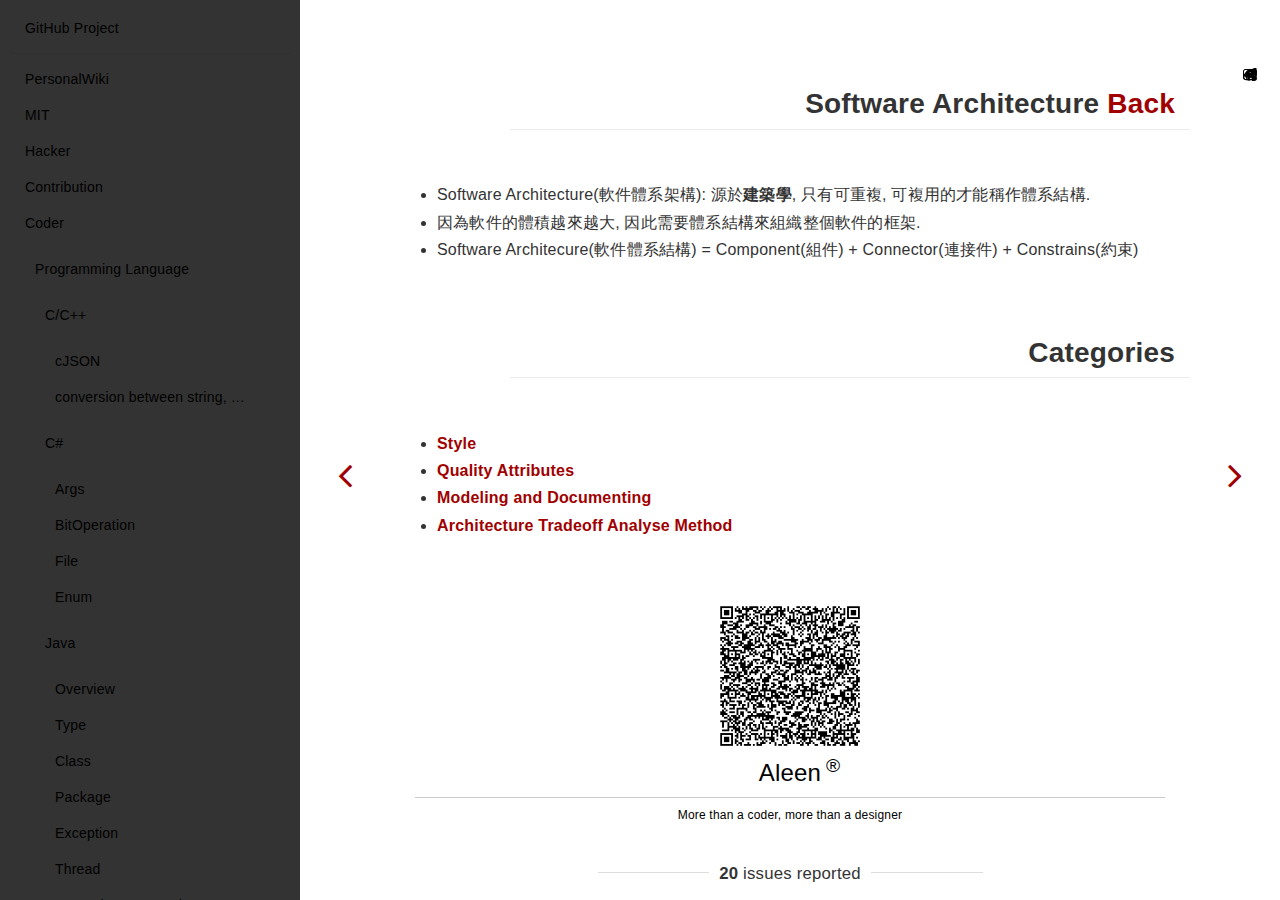
<file: Architecture/Architecture.html>
<!DOCTYPE HTML>
<html lang="" >
    <head>
        <meta charset="UTF-8">
        <meta content="text/html; charset=utf-8" http-equiv="Content-Type">
        <title>Software Architecture · Aleen</title>
        <meta http-equiv="X-UA-Compatible" content="IE=edge" />
        <meta name="description" content="">
        <meta name="generator" content="GitBook 3.2.0">
        
        
        
    
    <link rel="stylesheet" href="../gitbook/style.css">

    
            
                
                <link rel="stylesheet" href="../gitbook/gitbook-plugin-advanced-emoji/emoji-website.css">
                
            
                
                <link rel="stylesheet" href="../gitbook/gitbook-plugin-page-footer/footer.css">
                
            
                
                <link rel="stylesheet" href="../gitbook/gitbook-plugin-page-treeview/style.css">
                
            
                
                <link rel="stylesheet" href="../gitbook/gitbook-plugin-ace/ace.css">
                
            
                
                <link rel="stylesheet" href="../gitbook/gitbook-plugin-highlight/website.css">
                
            
                
                <link rel="stylesheet" href="../gitbook/gitbook-plugin-fontsettings/website.css">
                
            
        

    

    
        
        <link rel="stylesheet" href="../style/website.css">
        
    

        
    
    
    <meta name="HandheldFriendly" content="true"/>
    <meta name="viewport" content="width=device-width, initial-scale=1, user-scalable=no">
    <meta name="apple-mobile-web-app-capable" content="yes">
    <meta name="apple-mobile-web-app-status-bar-style" content="black">
    <link rel="apple-touch-icon-precomposed" sizes="152x152" href="../gitbook/images/apple-touch-icon-precomposed-152.png">
    <link rel="shortcut icon" href="../gitbook/images/favicon.ico" type="image/x-icon">

    
    <link rel="next" href="Style/Style.html" />
    
    
    <link rel="prev" href="../Embedded_System/store/store.html" />
    

    </head>
    <body>
        
<div class="book">
    <div class="book-summary">
        
            
            
                <nav role="navigation">
                


<ul class="summary">
    
    
    
        
        <li>
            <a href="https://github.com/aleen42/PersonalWiki" target="_blank" class="custom-link">GitHub Project</a>
        </li>
    
    

    
    <li class="divider"></li>
    

    
        
        
    
        <li class="chapter " data-level="1.1" data-path="../">
            
                <a href="../">
            
                    
                    PersonalWiki
            
                </a>
            

            
        </li>
    
        <li class="chapter " data-level="1.2" data-path="../MIT.html">
            
                <a href="../MIT.html">
            
                    
                    MIT
            
                </a>
            

            
        </li>
    
        <li class="chapter " data-level="1.3" data-path="../hacker.html">
            
                <a href="../hacker.html">
            
                    
                    Hacker
            
                </a>
            

            
        </li>
    
        <li class="chapter " data-level="1.4" data-path="../contribution.html">
            
                <a href="../contribution.html">
            
                    
                    Contribution
            
                </a>
            

            
        </li>
    
        <li class="chapter " data-level="1.5" >
            
                <span>
            
                    
                    Coder
            
                </span>
            

            
            <ul class="articles">
                
    
        <li class="chapter " data-level="1.5.1" data-path="../Programming/ProgrammingMenu.html">
            
                <a href="../Programming/ProgrammingMenu.html">
            
                    
                    Programming Language
            
                </a>
            

            
            <ul class="articles">
                
    
        <li class="chapter " data-level="1.5.1.1" data-path="../Programming/c/c.html">
            
                <a href="../Programming/c/c.html">
            
                    
                    C/C++
            
                </a>
            

            
            <ul class="articles">
                
    
        <li class="chapter " data-level="1.5.1.1.1" data-path="../Programming/c/CJson/CJson.html">
            
                <a href="../Programming/c/CJson/CJson.html">
            
                    
                    cJSON
            
                </a>
            

            
        </li>
    
        <li class="chapter " data-level="1.5.1.1.2" data-path="../Programming/c/conversion_of_str/conversion_of_str.html">
            
                <a href="../Programming/c/conversion_of_str/conversion_of_str.html">
            
                    
                    conversion between string, char, const char
            
                </a>
            

            
        </li>
    

            </ul>
            
        </li>
    
        <li class="chapter " data-level="1.5.1.2" data-path="../Programming/CSharp/CSharpMenu.html">
            
                <a href="../Programming/CSharp/CSharpMenu.html">
            
                    
                    C#
            
                </a>
            

            
            <ul class="articles">
                
    
        <li class="chapter " data-level="1.5.1.2.1" data-path="../Programming/CSharp/Args/Args.html">
            
                <a href="../Programming/CSharp/Args/Args.html">
            
                    
                    Args
            
                </a>
            

            
        </li>
    
        <li class="chapter " data-level="1.5.1.2.2" data-path="../Programming/CSharp/BitOperation/BitOperation.html">
            
                <a href="../Programming/CSharp/BitOperation/BitOperation.html">
            
                    
                    BitOperation
            
                </a>
            

            
        </li>
    
        <li class="chapter " data-level="1.5.1.2.3" data-path="../Programming/CSharp/File/File.html">
            
                <a href="../Programming/CSharp/File/File.html">
            
                    
                    File
            
                </a>
            

            
        </li>
    
        <li class="chapter " data-level="1.5.1.2.4" data-path="../Programming/CSharp/Enum/Enum.html">
            
                <a href="../Programming/CSharp/Enum/Enum.html">
            
                    
                    Enum
            
                </a>
            

            
        </li>
    

            </ul>
            
        </li>
    
        <li class="chapter " data-level="1.5.1.3" data-path="../Programming/Java/Java.html">
            
                <a href="../Programming/Java/Java.html">
            
                    
                    Java
            
                </a>
            

            
            <ul class="articles">
                
    
        <li class="chapter " data-level="1.5.1.3.1" data-path="../Programming/Java/Overview/Overview.html">
            
                <a href="../Programming/Java/Overview/Overview.html">
            
                    
                    Overview
            
                </a>
            

            
        </li>
    
        <li class="chapter " data-level="1.5.1.3.2" data-path="../Programming/Java/Type/Type.html">
            
                <a href="../Programming/Java/Type/Type.html">
            
                    
                    Type
            
                </a>
            

            
        </li>
    
        <li class="chapter " data-level="1.5.1.3.3" data-path="../Programming/Java/Class/Class.html">
            
                <a href="../Programming/Java/Class/Class.html">
            
                    
                    Class
            
                </a>
            

            
        </li>
    
        <li class="chapter " data-level="1.5.1.3.4" data-path="../Programming/Java/Package/Package.html">
            
                <a href="../Programming/Java/Package/Package.html">
            
                    
                    Package
            
                </a>
            

            
        </li>
    
        <li class="chapter " data-level="1.5.1.3.5" data-path="../Programming/Java/Exception/Exception.html">
            
                <a href="../Programming/Java/Exception/Exception.html">
            
                    
                    Exception
            
                </a>
            

            
        </li>
    
        <li class="chapter " data-level="1.5.1.3.6" data-path="../Programming/Java/Thread/Thread.html">
            
                <a href="../Programming/Java/Thread/Thread.html">
            
                    
                    Thread
            
                </a>
            

            
        </li>
    
        <li class="chapter " data-level="1.5.1.3.7" data-path="../Programming/Java/Network/Network.html">
            
                <a href="../Programming/Java/Network/Network.html">
            
                    
                    Network Programming
            
                </a>
            

            
        </li>
    
        <li class="chapter " data-level="1.5.1.3.8" data-path="../Programming/Java/JDBC/JDBC.html">
            
                <a href="../Programming/Java/JDBC/JDBC.html">
            
                    
                    JDBC
            
                </a>
            

            
        </li>
    
        <li class="chapter " data-level="1.5.1.3.9" data-path="../Programming/Java/InnerClass/InnerClass.html">
            
                <a href="../Programming/Java/InnerClass/InnerClass.html">
            
                    
                    InnerClass
            
                </a>
            

            
        </li>
    
        <li class="chapter " data-level="1.5.1.3.10" data-path="../Programming/Java/Collection/Collection.html">
            
                <a href="../Programming/Java/Collection/Collection.html">
            
                    
                    Collection
            
                </a>
            

            
        </li>
    
        <li class="chapter " data-level="1.5.1.3.11" data-path="../Programming/Java/GUI/GUI.html">
            
                <a href="../Programming/Java/GUI/GUI.html">
            
                    
                    GUI
            
                </a>
            

            
        </li>
    
        <li class="chapter " data-level="1.5.1.3.12" data-path="../Programming/Java/IO/IO.html">
            
                <a href="../Programming/Java/IO/IO.html">
            
                    
                    IO
            
                </a>
            

            
        </li>
    

            </ul>
            
        </li>
    
        <li class="chapter " data-level="1.5.1.4" data-path="../Programming/JavaScript/JavaScript.html">
            
                <a href="../Programming/JavaScript/JavaScript.html">
            
                    
                    JavaScript
            
                </a>
            

            
            <ul class="articles">
                
    
        <li class="chapter " data-level="1.5.1.4.1" data-path="../Programming/JavaScript/Framework/Framework.html">
            
                <a href="../Programming/JavaScript/Framework/Framework.html">
            
                    
                    JavaScript Framework | Library
            
                </a>
            

            
            <ul class="articles">
                
    
        <li class="chapter " data-level="1.5.1.4.1.1" data-path="../Programming/JavaScript/Framework/Modernizr/Modernizr.html">
            
                <a href="../Programming/JavaScript/Framework/Modernizr/Modernizr.html">
            
                    
                    Modernizr
            
                </a>
            

            
        </li>
    
        <li class="chapter " data-level="1.5.1.4.1.2" data-path="../Programming/JavaScript/Framework/Interact/Interact.html">
            
                <a href="../Programming/JavaScript/Framework/Interact/Interact.html">
            
                    
                    Interact
            
                </a>
            

            
        </li>
    
        <li class="chapter " data-level="1.5.1.4.1.3" data-path="../Programming/JavaScript/Framework/Classie/Classie.html">
            
                <a href="../Programming/JavaScript/Framework/Classie/Classie.html">
            
                    
                    Classie
            
                </a>
            

            
        </li>
    
        <li class="chapter " data-level="1.5.1.4.1.4" data-path="../Programming/JavaScript/Framework/goog/goog.html">
            
                <a href="../Programming/JavaScript/Framework/goog/goog.html">
            
                    
                    Google Closure
            
                </a>
            

            
            <ul class="articles">
                
    
        <li class="chapter " data-level="1.5.1.4.1.4.1" data-path="../Programming/JavaScript/Framework/goog/slow_loop/slow_loop.html">
            
                <a href="../Programming/JavaScript/Framework/goog/slow_loop/slow_loop.html">
            
                    
                    Slow Loop
            
                </a>
            

            
        </li>
    
        <li class="chapter " data-level="1.5.1.4.1.4.2" data-path="../Programming/JavaScript/Framework/goog/slow_switch/slow_switch.html">
            
                <a href="../Programming/JavaScript/Framework/goog/slow_switch/slow_switch.html">
            
                    
                    Slow Switch
            
                </a>
            

            
        </li>
    
        <li class="chapter " data-level="1.5.1.4.1.4.3" data-path="../Programming/JavaScript/Framework/goog/leaky_boat/leaky_boat.html">
            
                <a href="../Programming/JavaScript/Framework/goog/leaky_boat/leaky_boat.html">
            
                    
                    Six Months in a Leaky Boat
            
                </a>
            

            
        </li>
    

            </ul>
            
        </li>
    
        <li class="chapter " data-level="1.5.1.4.1.5" data-path="../Programming/JavaScript/Framework/AJAX/AJAX.html">
            
                <a href="../Programming/JavaScript/Framework/AJAX/AJAX.html">
            
                    
                    Ajax
            
                </a>
            

            
        </li>
    
        <li class="chapter " data-level="1.5.1.4.1.6" data-path="../Programming/JavaScript/Framework/Strapdown/Strapdown.html">
            
                <a href="../Programming/JavaScript/Framework/Strapdown/Strapdown.html">
            
                    
                    Strapdown
            
                </a>
            

            
        </li>
    
        <li class="chapter " data-level="1.5.1.4.1.7" data-path="../Programming/JavaScript/Framework/GreenSock/GreenSock.html">
            
                <a href="../Programming/JavaScript/Framework/GreenSock/GreenSock.html">
            
                    
                    GreenSock
            
                </a>
            

            
        </li>
    
        <li class="chapter " data-level="1.5.1.4.1.8" data-path="../Programming/JavaScript/Framework/walkway/walkway.html">
            
                <a href="../Programming/JavaScript/Framework/walkway/walkway.html">
            
                    
                    Walkway
            
                </a>
            

            
        </li>
    
        <li class="chapter " data-level="1.5.1.4.1.9" data-path="../Programming/JavaScript/Framework/dynamics/dynamics.html">
            
                <a href="../Programming/JavaScript/Framework/dynamics/dynamics.html">
            
                    
                    Dyanmics
            
                </a>
            

            
        </li>
    
        <li class="chapter " data-level="1.5.1.4.1.10" data-path="../Programming/JavaScript/Framework/jquery/jquery.html">
            
                <a href="../Programming/JavaScript/Framework/jquery/jquery.html">
            
                    
                    JQuery
            
                </a>
            

            
        </li>
    
        <li class="chapter " data-level="1.5.1.4.1.11" data-path="../Programming/JavaScript/Framework/node/node.html">
            
                <a href="../Programming/JavaScript/Framework/node/node.html">
            
                    
                    node.js
            
                </a>
            

            
            <ul class="articles">
                
    
        <li class="chapter " data-level="1.5.1.4.1.11.1" data-path="../Programming/JavaScript/Framework/node/npm/npm.html">
            
                <a href="../Programming/JavaScript/Framework/node/npm/npm.html">
            
                    
                    Create and publish a node.js module
            
                </a>
            

            
        </li>
    
        <li class="chapter " data-level="1.5.1.4.1.11.2" data-path="../Programming/JavaScript/Framework/node/static_server/static_server.html">
            
                <a href="../Programming/JavaScript/Framework/node/static_server/static_server.html">
            
                    
                    Create a static server with node.js
            
                </a>
            

            
        </li>
    
        <li class="chapter " data-level="1.5.1.4.1.11.3" data-path="../Programming/JavaScript/Framework/node/cmd/cmd.html">
            
                <a href="../Programming/JavaScript/Framework/node/cmd/cmd.html">
            
                    
                    Use Node to write a command line tool
            
                </a>
            

            
        </li>
    
        <li class="chapter " data-level="1.5.1.4.1.11.4" data-path="../Programming/JavaScript/Framework/node/child_process/child_process.html">
            
                <a href="../Programming/JavaScript/Framework/node/child_process/child_process.html">
            
                    
                    Differences between spawn and exec of child_process
            
                </a>
            

            
        </li>
    

            </ul>
            
        </li>
    
        <li class="chapter " data-level="1.5.1.4.1.12" data-path="../Programming/JavaScript/Framework/react/react.html">
            
                <a href="../Programming/JavaScript/Framework/react/react.html">
            
                    
                    ReactJS
            
                </a>
            

            
            <ul class="articles">
                
    
        <li class="chapter " data-level="1.5.1.4.1.12.1" >
            
                <span>
            
                    
                    Quick Start
            
                </span>
            

            
            <ul class="articles">
                
    
        <li class="chapter " data-level="1.5.1.4.1.12.1.1" data-path="../Programming/JavaScript/Framework/react/quick_started/quick_started.html">
            
                <a href="../Programming/JavaScript/Framework/react/quick_started/quick_started.html">
            
                    
                    Quick Started
            
                </a>
            

            
        </li>
    
        <li class="chapter " data-level="1.5.1.4.1.12.1.2" data-path="../Programming/JavaScript/Framework/react/tutorials/tutorials.html">
            
                <a href="../Programming/JavaScript/Framework/react/tutorials/tutorials.html">
            
                    
                    Tutorials
            
                </a>
            

            
        </li>
    
        <li class="chapter " data-level="1.5.1.4.1.12.1.3" data-path="../Programming/JavaScript/Framework/react/think_in_react/think_in_react.html">
            
                <a href="../Programming/JavaScript/Framework/react/think_in_react/think_in_react.html">
            
                    
                    Think in React
            
                </a>
            

            
        </li>
    

            </ul>
            
        </li>
    
        <li class="chapter " data-level="1.5.1.4.1.12.2" >
            
                <span>
            
                    
                    Guide
            
                </span>
            

            
            <ul class="articles">
                
    
        <li class="chapter " data-level="1.5.1.4.1.12.2.1" data-path="../Programming/JavaScript/Framework/react/why_react/why_react.html">
            
                <a href="../Programming/JavaScript/Framework/react/why_react/why_react.html">
            
                    
                    Why React?
            
                </a>
            

            
        </li>
    
        <li class="chapter " data-level="1.5.1.4.1.12.2.2" data-path="../Programming/JavaScript/Framework/react/display_data/display_data.html">
            
                <a href="../Programming/JavaScript/Framework/react/display_data/display_data.html">
            
                    
                    Displaying Data
            
                </a>
            

            
            <ul class="articles">
                
    
        <li class="chapter " data-level="1.5.1.4.1.12.2.2.1" data-path="../Programming/JavaScript/Framework/react/jsx_syntax/jsx_syntax.html">
            
                <a href="../Programming/JavaScript/Framework/react/jsx_syntax/jsx_syntax.html">
            
                    
                    JSX Syntax
            
                </a>
            

            
        </li>
    
        <li class="chapter " data-level="1.5.1.4.1.12.2.2.2" data-path="../Programming/JavaScript/Framework/react/jsx_gotcha/jsx_gotcha.html">
            
                <a href="../Programming/JavaScript/Framework/react/jsx_gotcha/jsx_gotcha.html">
            
                    
                    JSX Gotchas
            
                </a>
            

            
        </li>
    
        <li class="chapter " data-level="1.5.1.4.1.12.2.2.3" data-path="../Programming/JavaScript/Framework/react/jsx_spread_attributes/jsx_spread_attributes.html">
            
                <a href="../Programming/JavaScript/Framework/react/jsx_spread_attributes/jsx_spread_attributes.html">
            
                    
                    JSX Spread Attributes
            
                </a>
            

            
        </li>
    

            </ul>
            
        </li>
    
        <li class="chapter " data-level="1.5.1.4.1.12.2.3" data-path="../Programming/JavaScript/Framework/react/interactivity_dynamic_uis/interactivity_dynamic_uis.html">
            
                <a href="../Programming/JavaScript/Framework/react/interactivity_dynamic_uis/interactivity_dynamic_uis.html">
            
                    
                    Interactivity and Dynamic UIs
            
                </a>
            

            
        </li>
    
        <li class="chapter " data-level="1.5.1.4.1.12.2.4" data-path="../Programming/JavaScript/Framework/react/multiple_components/multiple_components.html">
            
                <a href="../Programming/JavaScript/Framework/react/multiple_components/multiple_components.html">
            
                    
                    Multiple Components
            
                </a>
            

            
        </li>
    
        <li class="chapter " data-level="1.5.1.4.1.12.2.5" data-path="../Programming/JavaScript/Framework/react/reusable_components/reusable_components.html">
            
                <a href="../Programming/JavaScript/Framework/react/reusable_components/reusable_components.html">
            
                    
                    Reusable Components
            
                </a>
            

            
        </li>
    
        <li class="chapter " data-level="1.5.1.4.1.12.2.6" data-path="../Programming/JavaScript/Framework/react/transfering_props/transfering_props.html">
            
                <a href="../Programming/JavaScript/Framework/react/transfering_props/transfering_props.html">
            
                    
                    Transferring Props
            
                </a>
            

            
        </li>
    
        <li class="chapter " data-level="1.5.1.4.1.12.2.7" data-path="../Programming/JavaScript/Framework/react/forms/forms.html">
            
                <a href="../Programming/JavaScript/Framework/react/forms/forms.html">
            
                    
                    Forms
            
                </a>
            

            
        </li>
    
        <li class="chapter " data-level="1.5.1.4.1.12.2.8" data-path="../Programming/JavaScript/Framework/react/working_with_the_browser/working_with_the_browser.html">
            
                <a href="../Programming/JavaScript/Framework/react/working_with_the_browser/working_with_the_browser.html">
            
                    
                    Working With the Browser
            
                </a>
            

            
            <ul class="articles">
                
    
        <li class="chapter " data-level="1.5.1.4.1.12.2.8.1" data-path="../Programming/JavaScript/Framework/react/refs_to_components/refs_to_components.html">
            
                <a href="../Programming/JavaScript/Framework/react/refs_to_components/refs_to_components.html">
            
                    
                    Refs to Components
            
                </a>
            

            
        </li>
    

            </ul>
            
        </li>
    
        <li class="chapter " data-level="1.5.1.4.1.12.2.9" data-path="../Programming/JavaScript/Framework/react/tooling_integration/tooling_integration.html">
            
                <a href="../Programming/JavaScript/Framework/react/tooling_integration/tooling_integration.html">
            
                    
                    Tooling Integration
            
                </a>
            

            
            <ul class="articles">
                
    
        <li class="chapter " data-level="1.5.1.4.1.12.2.9.1" data-path="../Programming/JavaScript/Framework/react/tooling_integration/language_tooling/language_tooling.html">
            
                <a href="../Programming/JavaScript/Framework/react/tooling_integration/language_tooling/language_tooling.html">
            
                    
                    Language Tooling
            
                </a>
            

            
        </li>
    
        <li class="chapter " data-level="1.5.1.4.1.12.2.9.2" data-path="../Programming/JavaScript/Framework/react/tooling_integration/package_management/package_management.html">
            
                <a href="../Programming/JavaScript/Framework/react/tooling_integration/package_management/package_management.html">
            
                    
                    Package Management
            
                </a>
            

            
        </li>
    
        <li class="chapter " data-level="1.5.1.4.1.12.2.9.3" data-path="../Programming/JavaScript/Framework/react/tooling_integration/server_side_env/server_side_env.html">
            
                <a href="../Programming/JavaScript/Framework/react/tooling_integration/server_side_env/server_side_env.html">
            
                    
                    Server-side Environments
            
                </a>
            

            
        </li>
    

            </ul>
            
        </li>
    
        <li class="chapter " data-level="1.5.1.4.1.12.2.10" data-path="../Programming/JavaScript/Framework/react/add_on/add_on.html">
            
                <a href="../Programming/JavaScript/Framework/react/add_on/add_on.html">
            
                    
                    Add-Ons
            
                </a>
            

            
            <ul class="articles">
                
    
        <li class="chapter " data-level="1.5.1.4.1.12.2.10.1" data-path="../Programming/JavaScript/Framework/react/add_on/animation/animation.html">
            
                <a href="../Programming/JavaScript/Framework/react/add_on/animation/animation.html">
            
                    
                    Animation
            
                </a>
            

            
        </li>
    

            </ul>
            
        </li>
    

            </ul>
            
        </li>
    
        <li class="chapter " data-level="1.5.1.4.1.12.3" >
            
                <span>
            
                    
                    Tips
            
                </span>
            

            
            <ul class="articles">
                
    
        <li class="chapter " data-level="1.5.1.4.1.12.3.1" data-path="../Programming/JavaScript/Framework/react/inline_styles/inline_styles.html">
            
                <a href="../Programming/JavaScript/Framework/react/inline_styles/inline_styles.html">
            
                    
                    Inline Styles
            
                </a>
            

            
        </li>
    
        <li class="chapter " data-level="1.5.1.4.1.12.3.2" data-path="../Programming/JavaScript/Framework/react/if_else_jsx/if_else_jsx.html">
            
                <a href="../Programming/JavaScript/Framework/react/if_else_jsx/if_else_jsx.html">
            
                    
                    If-Else in JSX
            
                </a>
            

            
        </li>
    
        <li class="chapter " data-level="1.5.1.4.1.12.3.3" data-path="../Programming/JavaScript/Framework/react/self_close/self_close.html">
            
                <a href="../Programming/JavaScript/Framework/react/self_close/self_close.html">
            
                    
                    Self-Closing Tag
            
                </a>
            

            
        </li>
    
        <li class="chapter " data-level="1.5.1.4.1.12.3.4" data-path="../Programming/JavaScript/Framework/react/max_jsx_root_node/max_jsx_root_node.html">
            
                <a href="../Programming/JavaScript/Framework/react/max_jsx_root_node/max_jsx_root_node.html">
            
                    
                    Maximum Number of JSX Root Nodes
            
                </a>
            

            
        </li>
    
        <li class="chapter " data-level="1.5.1.4.1.12.3.5" data-path="../Programming/JavaScript/Framework/react/shorthand_px/shorthand_px.html">
            
                <a href="../Programming/JavaScript/Framework/react/shorthand_px/shorthand_px.html">
            
                    
                    Shorthand for Specifying Pixel Values in style props
            
                </a>
            

            
        </li>
    
        <li class="chapter " data-level="1.5.1.4.1.12.3.6" data-path="../Programming/JavaScript/Framework/react/type_of_children_props/type_of_children_props.html">
            
                <a href="../Programming/JavaScript/Framework/react/type_of_children_props/type_of_children_props.html">
            
                    
                    Type of the Children props
            
                </a>
            

            
        </li>
    
        <li class="chapter " data-level="1.5.1.4.1.12.3.7" data-path="../Programming/JavaScript/Framework/react/null_controlled_input/null_controlled_input.html">
            
                <a href="../Programming/JavaScript/Framework/react/null_controlled_input/null_controlled_input.html">
            
                    
                    Value of null for Controlled Input
            
                </a>
            

            
        </li>
    
        <li class="chapter " data-level="1.5.1.4.1.12.3.8" data-path="../Programming/JavaScript/Framework/react/mouting_not_receive_props/mouting_not_receive_props.html">
            
                <a href="../Programming/JavaScript/Framework/react/mouting_not_receive_props/mouting_not_receive_props.html">
            
                    
                    componentWillReceiveProps Not Triggered After Mounting
            
                </a>
            

            
        </li>
    
        <li class="chapter " data-level="1.5.1.4.1.12.3.9" data-path="../Programming/JavaScript/Framework/react/props_in_get_initial_state/props_in_get_initial_state.html">
            
                <a href="../Programming/JavaScript/Framework/react/props_in_get_initial_state/props_in_get_initial_state.html">
            
                    
                    Props in getInitialState Is an Anti-Pattern
            
                </a>
            

            
        </li>
    
        <li class="chapter " data-level="1.5.1.4.1.12.3.10" data-path="../Programming/JavaScript/Framework/react/dom_event_listner/dom_event_listner.html">
            
                <a href="../Programming/JavaScript/Framework/react/dom_event_listner/dom_event_listner.html">
            
                    
                    DOM Event Listeners in a Component
            
                </a>
            

            
        </li>
    
        <li class="chapter " data-level="1.5.1.4.1.12.3.11" data-path="../Programming/JavaScript/Framework/react/initial_data_with_ajax/initial_data_with_ajax.html">
            
                <a href="../Programming/JavaScript/Framework/react/initial_data_with_ajax/initial_data_with_ajax.html">
            
                    
                    Load Initial Data via AJAX
            
                </a>
            

            
        </li>
    
        <li class="chapter " data-level="1.5.1.4.1.12.3.12" data-path="../Programming/JavaScript/Framework/react/false_in_jsx/false_in_jsx.html">
            
                <a href="../Programming/JavaScript/Framework/react/false_in_jsx/false_in_jsx.html">
            
                    
                    False in JSX
            
                </a>
            

            
        </li>
    
        <li class="chapter " data-level="1.5.1.4.1.12.3.13" data-path="../Programming/JavaScript/Framework/react/communication_between_components/communication_between_components.html">
            
                <a href="../Programming/JavaScript/Framework/react/communication_between_components/communication_between_components.html">
            
                    
                    Communicate Between Components
            
                </a>
            

            
        </li>
    
        <li class="chapter " data-level="1.5.1.4.1.12.3.14" data-path="../Programming/JavaScript/Framework/react/expose_component_functions/expose_component_functions.html">
            
                <a href="../Programming/JavaScript/Framework/react/expose_component_functions/expose_component_functions.html">
            
                    
                    Expose Component Functions
            
                </a>
            

            
        </li>
    
        <li class="chapter " data-level="1.5.1.4.1.12.3.15" data-path="../Programming/JavaScript/Framework/react/undefined_props_children/undefined_props_children.html">
            
                <a href="../Programming/JavaScript/Framework/react/undefined_props_children/undefined_props_children.html">
            
                    
                    this.props.children undefined
            
                </a>
            

            
        </li>
    
        <li class="chapter " data-level="1.5.1.4.1.12.3.16" data-path="../Programming/JavaScript/Framework/react/use_react_with_other_libraries/use_react_with_other_libraries.html">
            
                <a href="../Programming/JavaScript/Framework/react/use_react_with_other_libraries/use_react_with_other_libraries.html">
            
                    
                    Use React with other libraris
            
                </a>
            

            
        </li>
    
        <li class="chapter " data-level="1.5.1.4.1.12.3.17" data-path="../Programming/JavaScript/Framework/react/dangerously_set_innerhtml/dangerously_set_innerhtml.html">
            
                <a href="../Programming/JavaScript/Framework/react/dangerously_set_innerhtml/dangerously_set_innerhtml.html">
            
                    
                    Dangerously Set innerHTML
            
                </a>
            

            
        </li>
    

            </ul>
            
        </li>
    
        <li class="chapter " data-level="1.5.1.4.1.12.4" >
            
                <span>
            
                    
                    Webpack
            
                </span>
            

            
            <ul class="articles">
                
    
        <li class="chapter " data-level="1.5.1.4.1.12.4.1" data-path="../Programming/JavaScript/Framework/webpack/webpack_and_react/webpack_and_react.html">
            
                <a href="../Programming/JavaScript/Framework/webpack/webpack_and_react/webpack_and_react.html">
            
                    
                    Webpack + React
            
                </a>
            

            
        </li>
    
        <li class="chapter " data-level="1.5.1.4.1.12.4.2" data-path="../Programming/JavaScript/Framework/react/react_hot_loader/react_hot_loader.html">
            
                <a href="../Programming/JavaScript/Framework/react/react_hot_loader/react_hot_loader.html">
            
                    
                    React Hot Loader
            
                </a>
            

            
        </li>
    

            </ul>
            
        </li>
    
        <li class="chapter " data-level="1.5.1.4.1.12.5" >
            
                <span>
            
                    
                    Router
            
                </span>
            

            
            <ul class="articles">
                
    
        <li class="chapter " data-level="1.5.1.4.1.12.5.1" data-path="../Programming/JavaScript/Framework/react/react_router/react_router.html">
            
                <a href="../Programming/JavaScript/Framework/react/react_router/react_router.html">
            
                    
                    React Router
            
                </a>
            

            
            <ul class="articles">
                
    
        <li class="chapter " data-level="1.5.1.4.1.12.5.1.1" data-path="../Programming/JavaScript/Framework/react/react_router/introduction/introduction.html">
            
                <a href="../Programming/JavaScript/Framework/react/react_router/introduction/introduction.html">
            
                    
                    Introduction
            
                </a>
            

            
        </li>
    
        <li class="chapter " data-level="1.5.1.4.1.12.5.1.2" >
            
                <span>
            
                    
                    Basics
            
                </span>
            

            
            <ul class="articles">
                
    
        <li class="chapter " data-level="1.5.1.4.1.12.5.1.2.1" data-path="../Programming/JavaScript/Framework/react/react_router/route_configuration/route_configuration.html">
            
                <a href="../Programming/JavaScript/Framework/react/react_router/route_configuration/route_configuration.html">
            
                    
                    Route Configuraon
            
                </a>
            

            
        </li>
    
        <li class="chapter " data-level="1.5.1.4.1.12.5.1.2.2" data-path="../Programming/JavaScript/Framework/react/react_router/route_matching/route_matching.html">
            
                <a href="../Programming/JavaScript/Framework/react/react_router/route_matching/route_matching.html">
            
                    
                    Route Matching
            
                </a>
            

            
        </li>
    
        <li class="chapter " data-level="1.5.1.4.1.12.5.1.2.3" data-path="../Programming/JavaScript/Framework/react/react_router/histories/histories.html">
            
                <a href="../Programming/JavaScript/Framework/react/react_router/histories/histories.html">
            
                    
                    Histories
            
                </a>
            

            
        </li>
    
        <li class="chapter " data-level="1.5.1.4.1.12.5.1.2.4" data-path="../Programming/JavaScript/Framework/react/react_router/index/">
            
                <a href="../Programming/JavaScript/Framework/react/react_router/index/">
            
                    
                    Index
            
                </a>
            

            
        </li>
    

            </ul>
            
        </li>
    

            </ul>
            
        </li>
    

            </ul>
            
        </li>
    
        <li class="chapter " data-level="1.5.1.4.1.12.6" >
            
                <span>
            
                    
                    Redux
            
                </span>
            

            
            <ul class="articles">
                
    
        <li class="chapter " data-level="1.5.1.4.1.12.6.1" data-path="../Programming/JavaScript/Framework/redux/react_and_redux/react_and_redux.html">
            
                <a href="../Programming/JavaScript/Framework/redux/react_and_redux/react_and_redux.html">
            
                    
                    React + Redux
            
                </a>
            

            
        </li>
    

            </ul>
            
        </li>
    
        <li class="chapter " data-level="1.5.1.4.1.12.7" >
            
                <span>
            
                    
                    Pjax
            
                </span>
            

            
            <ul class="articles">
                
    
        <li class="chapter " data-level="1.5.1.4.1.12.7.1" data-path="../Programming/JavaScript/Framework/react/react_and_pjax/react_and_pjax.html">
            
                <a href="../Programming/JavaScript/Framework/react/react_and_pjax/react_and_pjax.html">
            
                    
                    Pjax + React
            
                </a>
            

            
        </li>
    

            </ul>
            
        </li>
    
        <li class="chapter " data-level="1.5.1.4.1.12.8" >
            
                <span>
            
                    
                    Components
            
                </span>
            

            
            <ul class="articles">
                
    
        <li class="chapter " data-level="1.5.1.4.1.12.8.1" data-path="../Programming/JavaScript/Framework/react/mountain/mountain.html">
            
                <a href="../Programming/JavaScript/Framework/react/mountain/mountain.html">
            
                    
                    Mountain
            
                </a>
            

            
        </li>
    
        <li class="chapter " data-level="1.5.1.4.1.12.8.2" data-path="../Programming/JavaScript/Framework/react/paginate/paginate.html">
            
                <a href="../Programming/JavaScript/Framework/react/paginate/paginate.html">
            
                    
                    Paginate
            
                </a>
            

            
        </li>
    
        <li class="chapter " data-level="1.5.1.4.1.12.8.3" data-path="../Programming/JavaScript/Framework/react/rect_loading/rect_loading.html">
            
                <a href="../Programming/JavaScript/Framework/react/rect_loading/rect_loading.html">
            
                    
                    Rectangle Loading
            
                </a>
            

            
        </li>
    
        <li class="chapter " data-level="1.5.1.4.1.12.8.4" data-path="../Programming/JavaScript/Framework/react/typer/typer.html">
            
                <a href="../Programming/JavaScript/Framework/react/typer/typer.html">
            
                    
                    Typer
            
                </a>
            

            
        </li>
    
        <li class="chapter " data-level="1.5.1.4.1.12.8.5" data-path="../Programming/JavaScript/Framework/react/navigation/navigation.html">
            
                <a href="../Programming/JavaScript/Framework/react/navigation/navigation.html">
            
                    
                    Multi-level Navigation
            
                </a>
            

            
        </li>
    
        <li class="chapter " data-level="1.5.1.4.1.12.8.6" data-path="../Programming/JavaScript/Framework/react/slider/slider.html">
            
                <a href="../Programming/JavaScript/Framework/react/slider/slider.html">
            
                    
                    Slider
            
                </a>
            

            
        </li>
    

            </ul>
            
        </li>
    

            </ul>
            
        </li>
    
        <li class="chapter " data-level="1.5.1.4.1.13" data-path="../Programming/JavaScript/Framework/webpack/webpack.html">
            
                <a href="../Programming/JavaScript/Framework/webpack/webpack.html">
            
                    
                    Webpack
            
                </a>
            

            
            <ul class="articles">
                
    
        <li class="chapter " data-level="1.5.1.4.1.13.1" >
            
                <span>
            
                    
                    Tutorials
            
                </span>
            

            
            <ul class="articles">
                
    
        <li class="chapter " data-level="1.5.1.4.1.13.1.1" data-path="../Programming/JavaScript/Framework/webpack/installation/installation.html">
            
                <a href="../Programming/JavaScript/Framework/webpack/installation/installation.html">
            
                    
                    Installation
            
                </a>
            

            
        </li>
    
        <li class="chapter " data-level="1.5.1.4.1.13.1.2" data-path="../Programming/JavaScript/Framework/webpack/usage/usage.html">
            
                <a href="../Programming/JavaScript/Framework/webpack/usage/usage.html">
            
                    
                    Usage
            
                </a>
            

            
        </li>
    
        <li class="chapter " data-level="1.5.1.4.1.13.1.3" data-path="../Programming/JavaScript/Framework/webpack/webpack_and_react/webpack_and_react.html">
            
                <a href="../Programming/JavaScript/Framework/webpack/webpack_and_react/webpack_and_react.html">
            
                    
                    Webpack + React
            
                </a>
            

            
        </li>
    
        <li class="chapter " data-level="1.5.1.4.1.13.1.4" data-path="../Programming/JavaScript/Framework/webpack/webpack_and_fa/webpack_and_fa.html">
            
                <a href="../Programming/JavaScript/Framework/webpack/webpack_and_fa/webpack_and_fa.html">
            
                    
                    Webpack + Font Awesome
            
                </a>
            

            
        </li>
    

            </ul>
            
        </li>
    
        <li class="chapter " data-level="1.5.1.4.1.13.2" >
            
                <span>
            
                    
                    APIs
            
                </span>
            

            
            <ul class="articles">
                
    
        <li class="chapter " data-level="1.5.1.4.1.13.2.1" data-path="../Programming/JavaScript/Framework/webpack/loader/loader.html">
            
                <a href="../Programming/JavaScript/Framework/webpack/loader/loader.html">
            
                    
                    Loader
            
                </a>
            

            
        </li>
    

            </ul>
            
        </li>
    
        <li class="chapter " data-level="1.5.1.4.1.13.3" >
            
                <span>
            
                    
                    Advanced
            
                </span>
            

            
            <ul class="articles">
                
    
        <li class="chapter " data-level="1.5.1.4.1.13.3.1" data-path="../Programming/JavaScript/Framework/webpack/es3_compatible_webpack_plugin/es3_compatible_webpack_plugin.html">
            
                <a href="../Programming/JavaScript/Framework/webpack/es3_compatible_webpack_plugin/es3_compatible_webpack_plugin.html">
            
                    
                    ES3-Compatible Webpack Plugin
            
                </a>
            

            
        </li>
    

            </ul>
            
        </li>
    

            </ul>
            
        </li>
    
        <li class="chapter " data-level="1.5.1.4.1.14" data-path="../Programming/JavaScript/Framework/redux/redux.html">
            
                <a href="../Programming/JavaScript/Framework/redux/redux.html">
            
                    
                    Redux
            
                </a>
            

            
            <ul class="articles">
                
    
        <li class="chapter " data-level="1.5.1.4.1.14.1" data-path="../Programming/JavaScript/Framework/redux/introduction/introduction.html">
            
                <a href="../Programming/JavaScript/Framework/redux/introduction/introduction.html">
            
                    
                    Introduction
            
                </a>
            

            
        </li>
    
        <li class="chapter " data-level="1.5.1.4.1.14.2" >
            
                <span>
            
                    
                    Basics
            
                </span>
            

            
            <ul class="articles">
                
    
        <li class="chapter " data-level="1.5.1.4.1.14.2.1" data-path="../Programming/JavaScript/Framework/redux/action/action.html">
            
                <a href="../Programming/JavaScript/Framework/redux/action/action.html">
            
                    
                    Actions
            
                </a>
            

            
        </li>
    
        <li class="chapter " data-level="1.5.1.4.1.14.2.2" data-path="../Programming/JavaScript/Framework/redux/reducer/reducer.html">
            
                <a href="../Programming/JavaScript/Framework/redux/reducer/reducer.html">
            
                    
                    Reducers
            
                </a>
            

            
        </li>
    
        <li class="chapter " data-level="1.5.1.4.1.14.2.3" data-path="../Programming/JavaScript/Framework/redux/store/store.html">
            
                <a href="../Programming/JavaScript/Framework/redux/store/store.html">
            
                    
                    Store
            
                </a>
            

            
        </li>
    
        <li class="chapter " data-level="1.5.1.4.1.14.2.4" data-path="../Programming/JavaScript/Framework/redux/data_flow/data_flow.html">
            
                <a href="../Programming/JavaScript/Framework/redux/data_flow/data_flow.html">
            
                    
                    Data Flow - Data Lifecycle in Redux
            
                </a>
            

            
        </li>
    
        <li class="chapter " data-level="1.5.1.4.1.14.2.5" data-path="../Programming/JavaScript/Framework/redux/react_and_redux/react_and_redux.html">
            
                <a href="../Programming/JavaScript/Framework/redux/react_and_redux/react_and_redux.html">
            
                    
                    React + Redux
            
                </a>
            

            
        </li>
    

            </ul>
            
        </li>
    

            </ul>
            
        </li>
    
        <li class="chapter " data-level="1.5.1.4.1.15" data-path="../Programming/JavaScript/Framework/underscore/underscore.html">
            
                <a href="../Programming/JavaScript/Framework/underscore/underscore.html">
            
                    
                    underscore.js
            
                </a>
            

            
            <ul class="articles">
                
    
        <li class="chapter " data-level="1.5.1.4.1.15.1" data-path="../Programming/JavaScript/Framework/underscore/void0_undefined/void0_undefined.html">
            
                <a href="../Programming/JavaScript/Framework/underscore/void0_undefined/void0_undefined.html">
            
                    
                    Use void 0 rather than undefined
            
                </a>
            

            
        </li>
    
        <li class="chapter " data-level="1.5.1.4.1.15.2" data-path="../Programming/JavaScript/Framework/underscore/type_inference_and_tutorials/type_inference_and_tutorials.html">
            
                <a href="../Programming/JavaScript/Framework/underscore/type_inference_and_tutorials/type_inference_and_tutorials.html">
            
                    
                    Common Type Inference and some useful tutorials
            
                </a>
            

            
        </li>
    
        <li class="chapter " data-level="1.5.1.4.1.15.3" data-path="../Programming/JavaScript/Framework/underscore/for_in_compatibility/for_in_compatibility.html">
            
                <a href="../Programming/JavaScript/Framework/underscore/for_in_compatibility/for_in_compatibility.html">
            
                    
                    Compatibility problems of for ... in
            
                </a>
            

            
        </li>
    
        <li class="chapter " data-level="1.5.1.4.1.15.4" data-path="../Programming/JavaScript/Framework/underscore/createAssigner/createAssigner.html">
            
                <a href="../Programming/JavaScript/Framework/underscore/createAssigner/createAssigner.html">
            
                    
                    The internal function: createAssigner()
            
                </a>
            

            
        </li>
    
        <li class="chapter " data-level="1.5.1.4.1.15.5" data-path="../Programming/JavaScript/Framework/underscore/is_equal/is_equal.html">
            
                <a href="../Programming/JavaScript/Framework/underscore/is_equal/is_equal.html">
            
                    
                    How to compare the equality of two elements
            
                </a>
            

            
        </li>
    
        <li class="chapter " data-level="1.5.1.4.1.15.6" data-path="../Programming/JavaScript/Framework/underscore/object_functions/object_functions.html">
            
                <a href="../Programming/JavaScript/Framework/underscore/object_functions/object_functions.html">
            
                    
                    Certain object functions like pick() and create()
            
                </a>
            

            
        </li>
    
        <li class="chapter " data-level="1.5.1.4.1.15.7" data-path="../Programming/JavaScript/Framework/underscore/array_index/array_index.html">
            
                <a href="../Programming/JavaScript/Framework/underscore/array_index/array_index.html">
            
                    
                    How to find items in an array
            
                </a>
            

            
        </li>
    
        <li class="chapter " data-level="1.5.1.4.1.15.8" data-path="../Programming/JavaScript/Framework/underscore/unique_array/unique_array.html">
            
                <a href="../Programming/JavaScript/Framework/underscore/unique_array/unique_array.html">
            
                    
                    How to get an array unique
            
                </a>
            

            
        </li>
    
        <li class="chapter " data-level="1.5.1.4.1.15.9" data-path="../Programming/JavaScript/Framework/underscore/flatten_an_array/flatten_an_array.html">
            
                <a href="../Programming/JavaScript/Framework/underscore/flatten_an_array/flatten_an_array.html">
            
                    
                    Flatten an array
            
                </a>
            

            
        </li>
    
        <li class="chapter " data-level="1.5.1.4.1.15.10" data-path="../Programming/JavaScript/Framework/underscore/array_functions/array_functions.html">
            
                <a href="../Programming/JavaScript/Framework/underscore/array_functions/array_functions.html">
            
                    
                    Certain array functions like compact(), difference(), and without()
            
                </a>
            

            
        </li>
    
        <li class="chapter " data-level="1.5.1.4.1.15.11" data-path="../Programming/JavaScript/Framework/underscore/something_about_NaN/something_about_NaN.html">
            
                <a href="../Programming/JavaScript/Framework/underscore/something_about_NaN/something_about_NaN.html">
            
                    
                    NaN?
            
                </a>
            

            
        </li>
    
        <li class="chapter " data-level="1.5.1.4.1.15.12" data-path="../Programming/JavaScript/Framework/underscore/array_like/array_like.html">
            
                <a href="../Programming/JavaScript/Framework/underscore/array_like/array_like.html">
            
                    
                    Array-like Objects
            
                </a>
            

            
        </li>
    
        <li class="chapter " data-level="1.5.1.4.1.15.13" data-path="../Programming/JavaScript/Framework/underscore/random_order/random_order.html">
            
                <a href="../Programming/JavaScript/Framework/underscore/random_order/random_order.html">
            
                    
                    How to shuffle an array
            
                </a>
            

            
        </li>
    
        <li class="chapter " data-level="1.5.1.4.1.15.14" data-path="../Programming/JavaScript/Framework/underscore/group/group.html">
            
                <a href="../Programming/JavaScript/Framework/underscore/group/group.html">
            
                    
                    Group
            
                </a>
            

            
        </li>
    

            </ul>
            
        </li>
    
        <li class="chapter " data-level="1.5.1.4.1.16" data-path="../Programming/JavaScript/Framework/eslint/eslint.html">
            
                <a href="../Programming/JavaScript/Framework/eslint/eslint.html">
            
                    
                    ESLint
            
                </a>
            

            
            <ul class="articles">
                
    
        <li class="chapter " data-level="1.5.1.4.1.16.1" data-path="../Programming/JavaScript/Framework/eslint/installation/installation.html">
            
                <a href="../Programming/JavaScript/Framework/eslint/installation/installation.html">
            
                    
                    Installation
            
                </a>
            

            
        </li>
    
        <li class="chapter " data-level="1.5.1.4.1.16.2" data-path="../Programming/JavaScript/Framework/eslint/configuration/configuration.html">
            
                <a href="../Programming/JavaScript/Framework/eslint/configuration/configuration.html">
            
                    
                    Configuration
            
                </a>
            

            
        </li>
    

            </ul>
            
        </li>
    
        <li class="chapter " data-level="1.5.1.4.1.17" data-path="../Programming/JavaScript/Framework/reactivex/reactivex.html">
            
                <a href="../Programming/JavaScript/Framework/reactivex/reactivex.html">
            
                    
                    ReactiveX
            
                </a>
            

            
        </li>
    
        <li class="chapter " data-level="1.5.1.4.1.18" data-path="../Programming/JavaScript/Framework/angular/angular.html">
            
                <a href="../Programming/JavaScript/Framework/angular/angular.html">
            
                    
                    Angular
            
                </a>
            

            
            <ul class="articles">
                
    
        <li class="chapter " data-level="1.5.1.4.1.18.1" data-path="../Programming/JavaScript/Framework/angular/angular1/angular1.html">
            
                <a href="../Programming/JavaScript/Framework/angular/angular1/angular1.html">
            
                    
                    AngularJS (1.x)
            
                </a>
            

            
            <ul class="articles">
                
    
        <li class="chapter " data-level="1.5.1.4.1.18.1.1" data-path="../Programming/JavaScript/Framework/angular/angular1/environment_setup/environment_setup.html">
            
                <a href="../Programming/JavaScript/Framework/angular/angular1/environment_setup/environment_setup.html">
            
                    
                    Environment Setup
            
                </a>
            

            
        </li>
    
        <li class="chapter " data-level="1.5.1.4.1.18.1.2" data-path="../Programming/JavaScript/Framework/angular/angular1/bootstrapping/bootstrapping.html">
            
                <a href="../Programming/JavaScript/Framework/angular/angular1/bootstrapping/bootstrapping.html">
            
                    
                    Bootstrapping
            
                </a>
            

            
        </li>
    
        <li class="chapter " data-level="1.5.1.4.1.18.1.3" data-path="../Programming/JavaScript/Framework/angular/angular1/static_template/static_template.html">
            
                <a href="../Programming/JavaScript/Framework/angular/angular1/static_template/static_template.html">
            
                    
                    Static Template
            
                </a>
            

            
        </li>
    
        <li class="chapter " data-level="1.5.1.4.1.18.1.4" data-path="../Programming/JavaScript/Framework/angular/angular1/angularjs_templates/angularjs_templates.html">
            
                <a href="../Programming/JavaScript/Framework/angular/angular1/angularjs_templates/angularjs_templates.html">
            
                    
                    AngularJS Templates
            
                </a>
            

            
        </li>
    
        <li class="chapter " data-level="1.5.1.4.1.18.1.5" data-path="../Programming/JavaScript/Framework/angular/angular1/components/components.html">
            
                <a href="../Programming/JavaScript/Framework/angular/angular1/components/components.html">
            
                    
                    Components
            
                </a>
            

            
        </li>
    
        <li class="chapter " data-level="1.5.1.4.1.18.1.6" data-path="../Programming/JavaScript/Framework/angular/angular1/directory_and_file/directory_and_file.html">
            
                <a href="../Programming/JavaScript/Framework/angular/angular1/directory_and_file/directory_and_file.html">
            
                    
                    Directory and File Organization of AngularJS Applications
            
                </a>
            

            
        </li>
    
        <li class="chapter " data-level="1.5.1.4.1.18.1.7" data-path="../Programming/JavaScript/Framework/angular/angular1/filtering_repeaters/filtering_repeaters.html">
            
                <a href="../Programming/JavaScript/Framework/angular/angular1/filtering_repeaters/filtering_repeaters.html">
            
                    
                    Filtering Repeaters
            
                </a>
            

            
        </li>
    
        <li class="chapter " data-level="1.5.1.4.1.18.1.8" data-path="../Programming/JavaScript/Framework/angular/angular1/two_way_data_binding/two_way_data_binding.html">
            
                <a href="../Programming/JavaScript/Framework/angular/angular1/two_way_data_binding/two_way_data_binding.html">
            
                    
                    Two-way Data Binding
            
                </a>
            

            
        </li>
    

            </ul>
            
        </li>
    

            </ul>
            
        </li>
    

            </ul>
            
        </li>
    
        <li class="chapter " data-level="1.5.1.4.2" data-path="../Programming/JavaScript/web_api/web_api.html">
            
                <a href="../Programming/JavaScript/web_api/web_api.html">
            
                    
                    Web APIs
            
                </a>
            

            
            <ul class="articles">
                
    
        <li class="chapter " data-level="1.5.1.4.2.1" data-path="../Programming/JavaScript/web_api/websocket/websocket.html">
            
                <a href="../Programming/JavaScript/web_api/websocket/websocket.html">
            
                    
                    WebSocket
            
                </a>
            

            
        </li>
    
        <li class="chapter " data-level="1.5.1.4.2.2" data-path="../Programming/JavaScript/web_api/worker/worker.html">
            
                <a href="../Programming/JavaScript/web_api/worker/worker.html">
            
                    
                    Worker
            
                </a>
            

            
        </li>
    
        <li class="chapter " data-level="1.5.1.4.2.3" data-path="../Programming/JavaScript/web_api/xhr/xhr.html">
            
                <a href="../Programming/JavaScript/web_api/xhr/xhr.html">
            
                    
                    XMLHttpRequest
            
                </a>
            

            
        </li>
    

            </ul>
            
        </li>
    
        <li class="chapter " data-level="1.5.1.4.3" data-path="../Programming/JavaScript/webgl/webgl.html">
            
                <a href="../Programming/JavaScript/webgl/webgl.html">
            
                    
                    WebGL
            
                </a>
            

            
            <ul class="articles">
                
    
        <li class="chapter " data-level="1.5.1.4.3.1" >
            
                <span>
            
                    
                    2D
            
                </span>
            

            
            <ul class="articles">
                
    
        <li class="chapter " data-level="1.5.1.4.3.1.1" data-path="../Programming/JavaScript/webgl/canvas/canvas.html">
            
                <a href="../Programming/JavaScript/webgl/canvas/canvas.html">
            
                    
                    Canvas
            
                </a>
            

            
            <ul class="articles">
                
    
        <li class="chapter " data-level="1.5.1.4.3.1.1.1" >
            
                <span>
            
                    
                    Advanced
            
                </span>
            

            
            <ul class="articles">
                
    
        <li class="chapter " data-level="1.5.1.4.3.1.1.1.1" data-path="../Programming/JavaScript/webgl/canvas/line_drawing/line_drawing.html">
            
                <a href="../Programming/JavaScript/webgl/canvas/line_drawing/line_drawing.html">
            
                    
                    Animated Glowing Line Drawing
            
                </a>
            

            
        </li>
    
        <li class="chapter " data-level="1.5.1.4.3.1.1.1.2" data-path="../Programming/JavaScript/webgl/canvas/animate_drawing_of_svg_path/animate_drawing_of_svg_path.html">
            
                <a href="../Programming/JavaScript/webgl/canvas/animate_drawing_of_svg_path/animate_drawing_of_svg_path.html">
            
                    
                    Animate a progressive drawing of SVG path
            
                </a>
            

            
        </li>
    
        <li class="chapter " data-level="1.5.1.4.3.1.1.1.3" data-path="../Programming/JavaScript/webgl/canvas/finding_contours/finding_contours.html">
            
                <a href="../Programming/JavaScript/webgl/canvas/finding_contours/finding_contours.html">
            
                    
                    Finding Contours of a bitmap image
            
                </a>
            

            
        </li>
    
        <li class="chapter " data-level="1.5.1.4.3.1.1.1.4" data-path="../Programming/JavaScript/webgl/canvas/drawing_an_svg/drawing_an_svg.html">
            
                <a href="../Programming/JavaScript/webgl/canvas/drawing_an_svg/drawing_an_svg.html">
            
                    
                    Drawing an SVG file
            
                </a>
            

            
        </li>
    

            </ul>
            
        </li>
    

            </ul>
            
        </li>
    
        <li class="chapter " data-level="1.5.1.4.3.1.2" data-path="../Programming/JavaScript/webgl/SVG/SVG.html">
            
                <a href="../Programming/JavaScript/webgl/SVG/SVG.html">
            
                    
                    SVG
            
                </a>
            

            
            <ul class="articles">
                
    
        <li class="chapter " data-level="1.5.1.4.3.1.2.1" >
            
                <span>
            
                    
                    Basic
            
                </span>
            

            
            <ul class="articles">
                
    
        <li class="chapter " data-level="1.5.1.4.3.1.2.1.1" data-path="../Programming/JavaScript/webgl/SVG/introduction/introduction.html">
            
                <a href="../Programming/JavaScript/webgl/SVG/introduction/introduction.html">
            
                    
                    Introduction
            
                </a>
            

            
        </li>
    

            </ul>
            
        </li>
    
        <li class="chapter " data-level="1.5.1.4.3.1.2.2" >
            
                <span>
            
                    
                    Advanced
            
                </span>
            

            
            <ul class="articles">
                
    
        <li class="chapter " data-level="1.5.1.4.3.1.2.2.1" data-path="../Programming/JavaScript/webgl/SVG/calibration_parameters/calibration_parameters.html">
            
                <a href="../Programming/JavaScript/webgl/SVG/calibration_parameters/calibration_parameters.html">
            
                    
                    Calibration parameters for drawing a SVG file
            
                </a>
            

            
        </li>
    
        <li class="chapter " data-level="1.5.1.4.3.1.2.2.2" data-path="../Programming/JavaScript/webgl/SVG/convert_shapes_to_path/convert_shapes_to_path.html">
            
                <a href="../Programming/JavaScript/webgl/SVG/convert_shapes_to_path/convert_shapes_to_path.html">
            
                    
                    Convert all shapes/primitives into path elements of SVG
            
                </a>
            

            
        </li>
    

            </ul>
            
        </li>
    

            </ul>
            
        </li>
    

            </ul>
            
        </li>
    
        <li class="chapter " data-level="1.5.1.4.3.2" >
            
                <span>
            
                    
                    3D
            
                </span>
            

            
            <ul class="articles">
                
    
        <li class="chapter " data-level="1.5.1.4.3.2.1" data-path="../Programming/JavaScript/webgl/three/three.html">
            
                <a href="../Programming/JavaScript/webgl/three/three.html">
            
                    
                    three.js
            
                </a>
            

            
            <ul class="articles">
                
    
        <li class="chapter " data-level="1.5.1.4.3.2.1.1" >
            
                <span>
            
                    
                    Introduction
            
                </span>
            

            
            <ul class="articles">
                
    
        <li class="chapter " data-level="1.5.1.4.3.2.1.1.1" data-path="../Programming/JavaScript/webgl/three/create_a_scene/create_a_scene.html">
            
                <a href="../Programming/JavaScript/webgl/three/create_a_scene/create_a_scene.html">
            
                    
                    Create a scene
            
                </a>
            

            
        </li>
    
        <li class="chapter " data-level="1.5.1.4.3.2.1.1.2" data-path="../Programming/JavaScript/webgl/three/matrix_transformations/matrix_transformations.html">
            
                <a href="../Programming/JavaScript/webgl/three/matrix_transformations/matrix_transformations.html">
            
                    
                    Matrix transformations
            
                </a>
            

            
        </li>
    
        <li class="chapter " data-level="1.5.1.4.3.2.1.1.3" data-path="../Programming/JavaScript/webgl/three/camera/camera.html">
            
                <a href="../Programming/JavaScript/webgl/three/camera/camera.html">
            
                    
                    Camera
            
                </a>
            

            
        </li>
    

            </ul>
            
        </li>
    
        <li class="chapter " data-level="1.5.1.4.3.2.1.2" >
            
                <span>
            
                    
                    Advanced
            
                </span>
            

            
            <ul class="articles">
                
    
        <li class="chapter " data-level="1.5.1.4.3.2.1.2.1" data-path="../Programming/JavaScript/webgl/three/VR/VR.html">
            
                <a href="../Programming/JavaScript/webgl/three/VR/VR.html">
            
                    
                    Virtual Reality
            
                </a>
            

            
            <ul class="articles">
                
    
        <li class="chapter " data-level="1.5.1.4.3.2.1.2.1.1" data-path="../Programming/JavaScript/webgl/three/VR/a_simple_demo/a_simple_demo.html">
            
                <a href="../Programming/JavaScript/webgl/three/VR/a_simple_demo/a_simple_demo.html">
            
                    
                    A simple demo created by Ritter Liu
            
                </a>
            

            
        </li>
    
        <li class="chapter " data-level="1.5.1.4.3.2.1.2.1.2" data-path="../Programming/JavaScript/webgl/three/VR/webvr/webvr.html">
            
                <a href="../Programming/JavaScript/webgl/three/VR/webvr/webvr.html">
            
                    
                    WebVR Boilerplate
            
                </a>
            

            
        </li>
    

            </ul>
            
        </li>
    

            </ul>
            
        </li>
    

            </ul>
            
        </li>
    

            </ul>
            
        </li>
    
        <li class="chapter " data-level="1.5.1.4.3.3" >
            
                <span>
            
                    
                    Advanced
            
                </span>
            

            
            <ul class="articles">
                
    
        <li class="chapter " data-level="1.5.1.4.3.3.1" data-path="../Programming/JavaScript/webgl/glsl/glsl.html">
            
                <a href="../Programming/JavaScript/webgl/glsl/glsl.html">
            
                    
                    GLSL
            
                </a>
            

            
        </li>
    

            </ul>
            
        </li>
    

            </ul>
            
        </li>
    
        <li class="chapter " data-level="1.5.1.4.4" >
            
                <span>
            
                    
                    Categories
            
                </span>
            

            
            <ul class="articles">
                
    
        <li class="chapter " data-level="1.5.1.4.4.1" >
            
                <span>
            
                    
                    Basics
            
                </span>
            

            
            <ul class="articles">
                
    
        <li class="chapter " data-level="1.5.1.4.4.1.1" data-path="../Programming/JavaScript/Lexical/Lexical.html">
            
                <a href="../Programming/JavaScript/Lexical/Lexical.html">
            
                    
                    Lexical Structure
            
                </a>
            

            
        </li>
    
        <li class="chapter " data-level="1.5.1.4.4.1.2" data-path="../Programming/JavaScript/Type/Type.html">
            
                <a href="../Programming/JavaScript/Type/Type.html">
            
                    
                    Types, Values, and Variables
            
                </a>
            

            
            <ul class="articles">
                
    
        <li class="chapter " data-level="1.5.1.4.4.1.2.1" data-path="../Programming/JavaScript/Type/Arithmetic/Arithmetic.html">
            
                <a href="../Programming/JavaScript/Type/Arithmetic/Arithmetic.html">
            
                    
                    Arithmetic
            
                </a>
            

            
        </li>
    
        <li class="chapter " data-level="1.5.1.4.4.1.2.2" data-path="../Programming/JavaScript/Type/Infinity,NaN/Infinity,NaN.html">
            
                <a href="../Programming/JavaScript/Type/Infinity,NaN/Infinity,NaN.html">
            
                    
                    Infinity & NaN
            
                </a>
            

            
        </li>
    
        <li class="chapter " data-level="1.5.1.4.4.1.2.3" data-path="../Programming/JavaScript/Type/Precision/Precision.html">
            
                <a href="../Programming/JavaScript/Type/Precision/Precision.html">
            
                    
                    Precision
            
                </a>
            

            
        </li>
    
        <li class="chapter " data-level="1.5.1.4.4.1.2.4" data-path="../Programming/JavaScript/Type/Date&Time/Date&Time.html">
            
                <a href="../Programming/JavaScript/Type/Date&Time/Date&Time.html">
            
                    
                    Date and Times
            
                </a>
            

            
        </li>
    
        <li class="chapter " data-level="1.5.1.4.4.1.2.5" data-path="../Programming/JavaScript/Type/Text/Text.html">
            
                <a href="../Programming/JavaScript/Type/Text/Text.html">
            
                    
                    Text
            
                </a>
            

            
        </li>
    
        <li class="chapter " data-level="1.5.1.4.4.1.2.6" data-path="../Programming/JavaScript/Type/Wrapper/Wrapper.html">
            
                <a href="../Programming/JavaScript/Type/Wrapper/Wrapper.html">
            
                    
                    Wrapper Object(包裝對象)
            
                </a>
            

            
        </li>
    

            </ul>
            
        </li>
    
        <li class="chapter " data-level="1.5.1.4.4.1.3" data-path="../Programming/JavaScript/array/array.html">
            
                <a href="../Programming/JavaScript/array/array.html">
            
                    
                    Array
            
                </a>
            

            
            <ul class="articles">
                
    
        <li class="chapter " data-level="1.5.1.4.4.1.3.1" data-path="../Programming/JavaScript/array/array_detection/array_detection.html">
            
                <a href="../Programming/JavaScript/array/array_detection/array_detection.html">
            
                    
                    How to detect whether an object is an array
            
                </a>
            

            
        </li>
    
        <li class="chapter " data-level="1.5.1.4.4.1.3.2" data-path="../Programming/JavaScript/array/array_methods/array_methods.html">
            
                <a href="../Programming/JavaScript/array/array_methods/array_methods.html">
            
                    
                    Methods of an array
            
                </a>
            

            
        </li>
    

            </ul>
            
        </li>
    
        <li class="chapter " data-level="1.5.1.4.4.1.4" data-path="../Programming/JavaScript/object/object.html">
            
                <a href="../Programming/JavaScript/object/object.html">
            
                    
                    Object
            
                </a>
            

            
        </li>
    
        <li class="chapter " data-level="1.5.1.4.4.1.5" data-path="../Programming/JavaScript/regular/regular.html">
            
                <a href="../Programming/JavaScript/regular/regular.html">
            
                    
                    Regular Expressions
            
                </a>
            

            
            <ul class="articles">
                
    
        <li class="chapter " data-level="1.5.1.4.4.1.5.1" data-path="../Programming/JavaScript/regular/basic_skills/basic_skills.html">
            
                <a href="../Programming/JavaScript/regular/basic_skills/basic_skills.html">
            
                    
                    Basic Skills
            
                </a>
            

            
        </li>
    
        <li class="chapter " data-level="1.5.1.4.4.1.5.2" data-path="../Programming/JavaScript/regular/programming/programming.html">
            
                <a href="../Programming/JavaScript/regular/programming/programming.html">
            
                    
                    Programming with Regular Expression
            
                </a>
            

            
        </li>
    
        <li class="chapter " data-level="1.5.1.4.4.1.5.3" data-path="../Programming/JavaScript/regular/validation_formatting/validation_formatting.html">
            
                <a href="../Programming/JavaScript/regular/validation_formatting/validation_formatting.html">
            
                    
                    Validation and Formatting
            
                </a>
            

            
        </li>
    
        <li class="chapter " data-level="1.5.1.4.4.1.5.4" data-path="../Programming/JavaScript/regular/words_lines_special/words_lines_special.html">
            
                <a href="../Programming/JavaScript/regular/words_lines_special/words_lines_special.html">
            
                    
                    Words, Lines, and Special Characters
            
                </a>
            

            
        </li>
    
        <li class="chapter " data-level="1.5.1.4.4.1.5.5" data-path="../Programming/JavaScript/regular/numbers/numbers.html">
            
                <a href="../Programming/JavaScript/regular/numbers/numbers.html">
            
                    
                    Numbers
            
                </a>
            

            
        </li>
    
        <li class="chapter " data-level="1.5.1.4.4.1.5.6" data-path="../Programming/JavaScript/regular/source_code_and_log_files/source_code_and_log_files.html">
            
                <a href="../Programming/JavaScript/regular/source_code_and_log_files/source_code_and_log_files.html">
            
                    
                    Source Code and Log Files
            
                </a>
            

            
        </li>
    
        <li class="chapter " data-level="1.5.1.4.4.1.5.7" data-path="../Programming/JavaScript/regular/url_path_internet_address/url_path_internet_address.html">
            
                <a href="../Programming/JavaScript/regular/url_path_internet_address/url_path_internet_address.html">
            
                    
                    URLs, Paths, and Internet Addresses
            
                </a>
            

            
        </li>
    
        <li class="chapter " data-level="1.5.1.4.4.1.5.8" data-path="../Programming/JavaScript/regular/markup_data_formats/markup_data_formats.html">
            
                <a href="../Programming/JavaScript/regular/markup_data_formats/markup_data_formats.html">
            
                    
                    Markup and Data Formats
            
                </a>
            

            
        </li>
    

            </ul>
            
        </li>
    
        <li class="chapter " data-level="1.5.1.4.4.1.6" data-path="../Programming/JavaScript/data_structure/data_structure.html">
            
                <a href="../Programming/JavaScript/data_structure/data_structure.html">
            
                    
                    Data Structure
            
                </a>
            

            
            <ul class="articles">
                
    
        <li class="chapter " data-level="1.5.1.4.4.1.6.1" data-path="../Programming/JavaScript/data_structure/array/array.html">
            
                <a href="../Programming/JavaScript/data_structure/array/array.html">
            
                    
                    Arrays
            
                </a>
            

            
        </li>
    
        <li class="chapter " data-level="1.5.1.4.4.1.6.2" data-path="../Programming/JavaScript/data_structure/list/list.html">
            
                <a href="../Programming/JavaScript/data_structure/list/list.html">
            
                    
                    Lists
            
                </a>
            

            
        </li>
    
        <li class="chapter " data-level="1.5.1.4.4.1.6.3" data-path="../Programming/JavaScript/data_structure/stack/stack.html">
            
                <a href="../Programming/JavaScript/data_structure/stack/stack.html">
            
                    
                    Stacks
            
                </a>
            

            
        </li>
    
        <li class="chapter " data-level="1.5.1.4.4.1.6.4" data-path="../Programming/JavaScript/data_structure/queue/queue.html">
            
                <a href="../Programming/JavaScript/data_structure/queue/queue.html">
            
                    
                    Queues
            
                </a>
            

            
        </li>
    
        <li class="chapter " data-level="1.5.1.4.4.1.6.5" data-path="../Programming/JavaScript/data_structure/linked_lists/linked_lists.html">
            
                <a href="../Programming/JavaScript/data_structure/linked_lists/linked_lists.html">
            
                    
                    Linked Lists
            
                </a>
            

            
        </li>
    
        <li class="chapter " data-level="1.5.1.4.4.1.6.6" data-path="../Programming/JavaScript/data_structure/dictionary/dictionary.html">
            
                <a href="../Programming/JavaScript/data_structure/dictionary/dictionary.html">
            
                    
                    Dictionaries
            
                </a>
            

            
        </li>
    
        <li class="chapter " data-level="1.5.1.4.4.1.6.7" data-path="../Programming/JavaScript/data_structure/hashing/hashing.html">
            
                <a href="../Programming/JavaScript/data_structure/hashing/hashing.html">
            
                    
                    Hashing
            
                </a>
            

            
        </li>
    
        <li class="chapter " data-level="1.5.1.4.4.1.6.8" data-path="../Programming/JavaScript/data_structure/sets/sets.html">
            
                <a href="../Programming/JavaScript/data_structure/sets/sets.html">
            
                    
                    Sets
            
                </a>
            

            
        </li>
    
        <li class="chapter " data-level="1.5.1.4.4.1.6.9" data-path="../Programming/JavaScript/data_structure/bt_bst/bt_bst.html">
            
                <a href="../Programming/JavaScript/data_structure/bt_bst/bt_bst.html">
            
                    
                    Binary Trees and Binary Search Trees
            
                </a>
            

            
        </li>
    
        <li class="chapter " data-level="1.5.1.4.4.1.6.10" data-path="../Programming/JavaScript/data_structure/graphs/graphs.html">
            
                <a href="../Programming/JavaScript/data_structure/graphs/graphs.html">
            
                    
                    Graphs
            
                </a>
            

            
        </li>
    

            </ul>
            
        </li>
    
        <li class="chapter " data-level="1.5.1.4.4.1.7" data-path="../Programming/JavaScript/parameter/parameter.html">
            
                <a href="../Programming/JavaScript/parameter/parameter.html">
            
                    
                    Parameters Passing
            
                </a>
            

            
        </li>
    

            </ul>
            
        </li>
    
        <li class="chapter " data-level="1.5.1.4.4.2" >
            
                <span>
            
                    
                    Advanced
            
                </span>
            

            
            <ul class="articles">
                
    
        <li class="chapter " data-level="1.5.1.4.4.2.1" data-path="../Programming/JavaScript/closure/closure.html">
            
                <a href="../Programming/JavaScript/closure/closure.html">
            
                    
                    Closures
            
                </a>
            

            
        </li>
    
        <li class="chapter " data-level="1.5.1.4.4.2.2" data-path="../Programming/JavaScript/bubble_and_capture/bubble_and_capture.html">
            
                <a href="../Programming/JavaScript/bubble_and_capture/bubble_and_capture.html">
            
                    
                    Event Bubbling and Capturing
            
                </a>
            

            
        </li>
    
        <li class="chapter " data-level="1.5.1.4.4.2.3" data-path="../Programming/JavaScript/memory_leak/memory_leak.html">
            
                <a href="../Programming/JavaScript/memory_leak/memory_leak.html">
            
                    
                    Memory Leak
            
                </a>
            

            
        </li>
    
        <li class="chapter " data-level="1.5.1.4.4.2.4" data-path="../Programming/JavaScript/jsonp/jsonp.html">
            
                <a href="../Programming/JavaScript/jsonp/jsonp.html">
            
                    
                    JSONP
            
                </a>
            

            
        </li>
    
        <li class="chapter " data-level="1.5.1.4.4.2.5" data-path="../Programming/JavaScript/shim_and_polyfills/shim_and_polyfills.html">
            
                <a href="../Programming/JavaScript/shim_and_polyfills/shim_and_polyfills.html">
            
                    
                    Shim and Polyfills
            
                </a>
            

            
        </li>
    
        <li class="chapter " data-level="1.5.1.4.4.2.6" data-path="../Programming/JavaScript/strict_mode/strict_mode.html">
            
                <a href="../Programming/JavaScript/strict_mode/strict_mode.html">
            
                    
                    Strict Mode
            
                </a>
            

            
        </li>
    
        <li class="chapter " data-level="1.5.1.4.4.2.7" data-path="../Programming/JavaScript/module_system_style/module_system_style.html">
            
                <a href="../Programming/JavaScript/module_system_style/module_system_style.html">
            
                    
                    Module System Style
            
                </a>
            

            
        </li>
    
        <li class="chapter " data-level="1.5.1.4.4.2.8" data-path="../Programming/JavaScript/high_performance/high_performance.html">
            
                <a href="../Programming/JavaScript/high_performance/high_performance.html">
            
                    
                    High Performance
            
                </a>
            

            
            <ul class="articles">
                
    
        <li class="chapter " data-level="1.5.1.4.4.2.8.1" >
            
                <span>
            
                    
                    JavaScript Loading
            
                </span>
            

            
            <ul class="articles">
                
    
        <li class="chapter " data-level="1.5.1.4.4.2.8.1.1" data-path="../Programming/JavaScript/high_performance/loading_and_execution/loading_and_execution.html">
            
                <a href="../Programming/JavaScript/high_performance/loading_and_execution/loading_and_execution.html">
            
                    
                    Loading and Execution
            
                </a>
            

            
        </li>
    

            </ul>
            
        </li>
    
        <li class="chapter " data-level="1.5.1.4.4.2.8.2" >
            
                <span>
            
                    
                    Coding Technique
            
                </span>
            

            
            <ul class="articles">
                
    
        <li class="chapter " data-level="1.5.1.4.4.2.8.2.1" data-path="../Programming/JavaScript/high_performance/data_access/data_access.html">
            
                <a href="../Programming/JavaScript/high_performance/data_access/data_access.html">
            
                    
                    Data Access
            
                </a>
            

            
        </li>
    
        <li class="chapter " data-level="1.5.1.4.4.2.8.2.2" data-path="../Programming/JavaScript/high_performance/dom_scripting/dom_scripting.html">
            
                <a href="../Programming/JavaScript/high_performance/dom_scripting/dom_scripting.html">
            
                    
                    DOM Scripting
            
                </a>
            

            
        </li>
    
        <li class="chapter " data-level="1.5.1.4.4.2.8.2.3" data-path="../Programming/JavaScript/high_performance/algorithms_flow_control/algorithms_flow_control.html">
            
                <a href="../Programming/JavaScript/high_performance/algorithms_flow_control/algorithms_flow_control.html">
            
                    
                    Algorithms and Flow Control
            
                </a>
            

            
        </li>
    
        <li class="chapter " data-level="1.5.1.4.4.2.8.2.4" data-path="../Programming/JavaScript/high_performance/string_regular_expressions/string_regular_expressions.html">
            
                <a href="../Programming/JavaScript/high_performance/string_regular_expressions/string_regular_expressions.html">
            
                    
                    Strings and Regular Expressions
            
                </a>
            

            
        </li>
    
        <li class="chapter " data-level="1.5.1.4.4.2.8.2.5" data-path="../Programming/JavaScript/high_performance/responsive_interfaces/responsive_interfaces.html">
            
                <a href="../Programming/JavaScript/high_performance/responsive_interfaces/responsive_interfaces.html">
            
                    
                    Responsive Interfaces
            
                </a>
            

            
        </li>
    
        <li class="chapter " data-level="1.5.1.4.4.2.8.2.6" data-path="../Programming/JavaScript/high_performance/ajax/ajax.html">
            
                <a href="../Programming/JavaScript/high_performance/ajax/ajax.html">
            
                    
                    Ajax
            
                </a>
            

            
        </li>
    
        <li class="chapter " data-level="1.5.1.4.4.2.8.2.7" data-path="../Programming/JavaScript/high_performance/practices/practices.html">
            
                <a href="../Programming/JavaScript/high_performance/practices/practices.html">
            
                    
                    Programming Practices
            
                </a>
            

            
        </li>
    

            </ul>
            
        </li>
    
        <li class="chapter " data-level="1.5.1.4.4.2.8.3" >
            
                <span>
            
                    
                    Deployment
            
                </span>
            

            
            <ul class="articles">
                
    
        <li class="chapter " data-level="1.5.1.4.4.2.8.3.1" data-path="../Programming/JavaScript/high_performance/building_and_deploying/building_and_deploying.html">
            
                <a href="../Programming/JavaScript/high_performance/building_and_deploying/building_and_deploying.html">
            
                    
                    Building and Deploying
            
                </a>
            

            
        </li>
    

            </ul>
            
        </li>
    
        <li class="chapter " data-level="1.5.1.4.4.2.8.4" >
            
                <span>
            
                    
                    Testing
            
                </span>
            

            
            <ul class="articles">
                
    
        <li class="chapter " data-level="1.5.1.4.4.2.8.4.1" data-path="../Programming/JavaScript/high_performance/tools/tools.html">
            
                <a href="../Programming/JavaScript/high_performance/tools/tools.html">
            
                    
                    Tools
            
                </a>
            

            
        </li>
    

            </ul>
            
        </li>
    
        <li class="chapter " data-level="1.5.1.4.4.2.8.5" >
            
                <span>
            
                    
                    Advanced
            
                </span>
            

            
            <ul class="articles">
                
    
        <li class="chapter " data-level="1.5.1.4.4.2.8.5.1" data-path="../Programming/JavaScript/high_performance/virtual_dom/virtual_dom.html">
            
                <a href="../Programming/JavaScript/high_performance/virtual_dom/virtual_dom.html">
            
                    
                    Virtual DOM
            
                </a>
            

            
        </li>
    

            </ul>
            
        </li>
    

            </ul>
            
        </li>
    
        <li class="chapter " data-level="1.5.1.4.4.2.9" data-path="../Programming/JavaScript/es6/es6.html">
            
                <a href="../Programming/JavaScript/es6/es6.html">
            
                    
                    ES6 features
            
                </a>
            

            
            <ul class="articles">
                
    
        <li class="chapter " data-level="1.5.1.4.4.2.9.1" data-path="../Programming/JavaScript/es6/block_scope/block_scope.html">
            
                <a href="../Programming/JavaScript/es6/block_scope/block_scope.html">
            
                    
                    Block Scope
            
                </a>
            

            
        </li>
    
        <li class="chapter " data-level="1.5.1.4.4.2.9.2" data-path="../Programming/JavaScript/es6/arrow_functions/arrow_functions.html">
            
                <a href="../Programming/JavaScript/es6/arrow_functions/arrow_functions.html">
            
                    
                    Arrow Functions
            
                </a>
            

            
        </li>
    
        <li class="chapter " data-level="1.5.1.4.4.2.9.3" data-path="../Programming/JavaScript/es6/promise/promise.html">
            
                <a href="../Programming/JavaScript/es6/promise/promise.html">
            
                    
                    Promise
            
                </a>
            

            
        </li>
    
        <li class="chapter " data-level="1.5.1.4.4.2.9.4" data-path="../Programming/JavaScript/es6/spread_operators/spread_operators.html">
            
                <a href="../Programming/JavaScript/es6/spread_operators/spread_operators.html">
            
                    
                    Spread Operators
            
                </a>
            

            
        </li>
    
        <li class="chapter " data-level="1.5.1.4.4.2.9.5" data-path="../Programming/JavaScript/es6/rest_param/rest_param.html">
            
                <a href="../Programming/JavaScript/es6/rest_param/rest_param.html">
            
                    
                    Rest Parameters
            
                </a>
            

            
        </li>
    
        <li class="chapter " data-level="1.5.1.4.4.2.9.6" data-path="../Programming/JavaScript/es6/destructuring_assignment/destructuring_assignment.html">
            
                <a href="../Programming/JavaScript/es6/destructuring_assignment/destructuring_assignment.html">
            
                    
                    Destructuring Assignment
            
                </a>
            

            
        </li>
    
        <li class="chapter " data-level="1.5.1.4.4.2.9.7" data-path="../Programming/JavaScript/es6/definition/definition.html">
            
                <a href="../Programming/JavaScript/es6/definition/definition.html">
            
                    
                    Variables Definition
            
                </a>
            

            
        </li>
    
        <li class="chapter " data-level="1.5.1.4.4.2.9.8" data-path="../Programming/JavaScript/es6/global/global.html">
            
                <a href="../Programming/JavaScript/es6/global/global.html">
            
                    
                    Global
            
                </a>
            

            
        </li>
    

            </ul>
            
        </li>
    
        <li class="chapter " data-level="1.5.1.4.4.2.10" data-path="../Programming/JavaScript/events_loop/events_loop.html">
            
                <a href="../Programming/JavaScript/events_loop/events_loop.html">
            
                    
                    Event Loops
            
                </a>
            

            
        </li>
    
        <li class="chapter " data-level="1.5.1.4.4.2.11" data-path="../Programming/JavaScript/unit_tests/unit_tests.html">
            
                <a href="../Programming/JavaScript/unit_tests/unit_tests.html">
            
                    
                    Unit Tests
            
                </a>
            

            
        </li>
    
        <li class="chapter " data-level="1.5.1.4.4.2.12" data-path="../Programming/JavaScript/async_programming/async_programming.html">
            
                <a href="../Programming/JavaScript/async_programming/async_programming.html">
            
                    
                    Asynchronous Programming
            
                </a>
            

            
        </li>
    
        <li class="chapter " data-level="1.5.1.4.4.2.13" data-path="../Programming/JavaScript/easing/easing.html">
            
                <a href="../Programming/JavaScript/easing/easing.html">
            
                    
                    Easing Function
            
                </a>
            

            
        </li>
    

            </ul>
            
        </li>
    
        <li class="chapter " data-level="1.5.1.4.4.3" >
            
                <span>
            
                    
                    Http
            
                </span>
            

            
            <ul class="articles">
                
    
        <li class="chapter " data-level="1.5.1.4.4.3.1" data-path="../Programming/JavaScript/http_reponse_status_code/http_reponse_status_code.html">
            
                <a href="../Programming/JavaScript/http_reponse_status_code/http_reponse_status_code.html">
            
                    
                    HTTP Response Status Code
            
                </a>
            

            
        </li>
    

            </ul>
            
        </li>
    

            </ul>
            
        </li>
    

            </ul>
            
        </li>
    
        <li class="chapter " data-level="1.5.1.5" data-path="../Programming/TypeScript/TypeScript.html">
            
                <a href="../Programming/TypeScript/TypeScript.html">
            
                    
                    TypeScript
            
                </a>
            

            
            <ul class="articles">
                
    
        <li class="chapter " data-level="1.5.1.5.1" data-path="../Programming/TypeScript/brief_description/brief_description.html">
            
                <a href="../Programming/TypeScript/brief_description/brief_description.html">
            
                    
                    Brief Descriptions
            
                </a>
            

            
        </li>
    
        <li class="chapter " data-level="1.5.1.5.2" data-path="../Programming/TypeScript/configuration/configuration.html">
            
                <a href="../Programming/TypeScript/configuration/configuration.html">
            
                    
                    Configuration
            
                </a>
            

            
        </li>
    

            </ul>
            
        </li>
    
        <li class="chapter " data-level="1.5.1.6" data-path="../Programming/CSS/CSS.html">
            
                <a href="../Programming/CSS/CSS.html">
            
                    
                    CSS
            
                </a>
            

            
            <ul class="articles">
                
    
        <li class="chapter " data-level="1.5.1.6.1" data-path="../Programming/CSS/Framework/Framework.html">
            
                <a href="../Programming/CSS/Framework/Framework.html">
            
                    
                    CSS Framework
            
                </a>
            

            
        </li>
    
        <li class="chapter " data-level="1.5.1.6.2" data-path="../Programming/CSS/Attribute/Attribute.html">
            
                <a href="../Programming/CSS/Attribute/Attribute.html">
            
                    
                    Attribute
            
                </a>
            

            
        </li>
    
        <li class="chapter " data-level="1.5.1.6.3" data-path="../Programming/CSS/less/less.html">
            
                <a href="../Programming/CSS/less/less.html">
            
                    
                    Less
            
                </a>
            

            
            <ul class="articles">
                
    
        <li class="chapter " data-level="1.5.1.6.3.1" data-path="../Programming/CSS/less/overview/overview.html">
            
                <a href="../Programming/CSS/less/overview/overview.html">
            
                    
                    Overview
            
                </a>
            

            
        </li>
    
        <li class="chapter " data-level="1.5.1.6.3.2" data-path="../Programming/CSS/less/variables/variables.html">
            
                <a href="../Programming/CSS/less/variables/variables.html">
            
                    
                    Variables
            
                </a>
            

            
        </li>
    
        <li class="chapter " data-level="1.5.1.6.3.3" data-path="../Programming/CSS/less/extend/extend.html">
            
                <a href="../Programming/CSS/less/extend/extend.html">
            
                    
                    Extend
            
                </a>
            

            
        </li>
    

            </ul>
            
        </li>
    
        <li class="chapter " data-level="1.5.1.6.4" >
            
                <span>
            
                    
                    Categories
            
                </span>
            

            
            <ul class="articles">
                
    
        <li class="chapter " data-level="1.5.1.6.4.1" data-path="../Programming/CSS/external/external.html">
            
                <a href="../Programming/CSS/external/external.html">
            
                    
                    External CSS
            
                </a>
            

            
        </li>
    
        <li class="chapter " data-level="1.5.1.6.4.2" data-path="../Programming/CSS/internal/internal.html">
            
                <a href="../Programming/CSS/internal/internal.html">
            
                    
                    Internal CSS
            
                </a>
            

            
        </li>
    
        <li class="chapter " data-level="1.5.1.6.4.3" data-path="../Programming/CSS/selector/selector.html">
            
                <a href="../Programming/CSS/selector/selector.html">
            
                    
                    Selector
            
                </a>
            

            
        </li>
    

            </ul>
            
        </li>
    

            </ul>
            
        </li>
    
        <li class="chapter " data-level="1.5.1.7" data-path="../Programming/HTML/HTML.html">
            
                <a href="../Programming/HTML/HTML.html">
            
                    
                    HTML
            
                </a>
            

            
            <ul class="articles">
                
    
        <li class="chapter " data-level="1.5.1.7.1" >
            
                <span>
            
                    
                    Categories
            
                </span>
            

            
            <ul class="articles">
                
    
        <li class="chapter " data-level="1.5.1.7.1.1" data-path="../Programming/HTML/structure/structure.html">
            
                <a href="../Programming/HTML/structure/structure.html">
            
                    
                    Structure
            
                </a>
            

            
        </li>
    
        <li class="chapter " data-level="1.5.1.7.1.2" data-path="../Programming/HTML/text/text.html">
            
                <a href="../Programming/HTML/text/text.html">
            
                    
                    Text
            
                </a>
            

            
        </li>
    
        <li class="chapter " data-level="1.5.1.7.1.3" data-path="../Programming/HTML/list/list.html">
            
                <a href="../Programming/HTML/list/list.html">
            
                    
                    List
            
                </a>
            

            
        </li>
    
        <li class="chapter " data-level="1.5.1.7.1.4" data-path="../Programming/HTML/link/link.html">
            
                <a href="../Programming/HTML/link/link.html">
            
                    
                    Links
            
                </a>
            

            
        </li>
    
        <li class="chapter " data-level="1.5.1.7.1.5" data-path="../Programming/HTML/image/image.html">
            
                <a href="../Programming/HTML/image/image.html">
            
                    
                    Image
            
                </a>
            

            
        </li>
    
        <li class="chapter " data-level="1.5.1.7.1.6" data-path="../Programming/HTML/tables/tables.html">
            
                <a href="../Programming/HTML/tables/tables.html">
            
                    
                    Tables
            
                </a>
            

            
        </li>
    
        <li class="chapter " data-level="1.5.1.7.1.7" data-path="../Programming/HTML/forms/forms.html">
            
                <a href="../Programming/HTML/forms/forms.html">
            
                    
                    Forms
            
                </a>
            

            
        </li>
    
        <li class="chapter " data-level="1.5.1.7.1.8" data-path="../Programming/HTML/head/head.html">
            
                <a href="../Programming/HTML/head/head.html">
            
                    
                    HEAD
            
                </a>
            

            
        </li>
    
        <li class="chapter " data-level="1.5.1.7.1.9" data-path="../Programming/HTML/tag/tag.html">
            
                <a href="../Programming/HTML/tag/tag.html">
            
                    
                    Tags
            
                </a>
            

            
        </li>
    

            </ul>
            
        </li>
    
        <li class="chapter " data-level="1.5.1.7.2" >
            
                <span>
            
                    
                    Extra
            
                </span>
            

            
            <ul class="articles">
                
    
        <li class="chapter " data-level="1.5.1.7.2.1" data-path="../Programming/HTML/extra_markup/extra_markup.html">
            
                <a href="../Programming/HTML/extra_markup/extra_markup.html">
            
                    
                    Extra Markup
            
                </a>
            

            
        </li>
    
        <li class="chapter " data-level="1.5.1.7.2.2" data-path="../Programming/HTML/flash_video_audio/flash_video_audio.html">
            
                <a href="../Programming/HTML/flash_video_audio/flash_video_audio.html">
            
                    
                    Flash, Video and Audio
            
                </a>
            

            
        </li>
    
        <li class="chapter " data-level="1.5.1.7.2.3" data-path="../Programming/HTML/mode/mode.html">
            
                <a href="../Programming/HTML/mode/mode.html">
            
                    
                    Quirks, Standard(Strict) Mode
            
                </a>
            

            
        </li>
    

            </ul>
            
        </li>
    
        <li class="chapter " data-level="1.5.1.7.3" >
            
                <span>
            
                    
                    DOM
            
                </span>
            

            
            <ul class="articles">
                
    
        <li class="chapter " data-level="1.5.1.7.3.1" data-path="../Programming/HTML/DOM/DOM.html">
            
                <a href="../Programming/HTML/DOM/DOM.html">
            
                    
                    About DOM
            
                </a>
            

            
        </li>
    
        <li class="chapter " data-level="1.5.1.7.3.2" data-path="../Programming/HTML/DOMstructure/DOMstructure.html">
            
                <a href="../Programming/HTML/DOMstructure/DOMstructure.html">
            
                    
                    DOM Structure
            
                </a>
            

            
        </li>
    
        <li class="chapter " data-level="1.5.1.7.3.3" data-path="../Programming/HTML/node/node.html">
            
                <a href="../Programming/HTML/node/node.html">
            
                    
                    Layers of Nodes
            
                </a>
            

            
        </li>
    
        <li class="chapter " data-level="1.5.1.7.3.4" data-path="../Programming/HTML/access/access.html">
            
                <a href="../Programming/HTML/access/access.html">
            
                    
                    Access Relative Nodes
            
                </a>
            

            
        </li>
    

            </ul>
            
        </li>
    

            </ul>
            
        </li>
    
        <li class="chapter " data-level="1.5.1.8" data-path="../Programming/ruby/ruby.html">
            
                <a href="../Programming/ruby/ruby.html">
            
                    
                    Ruby
            
                </a>
            

            
            <ul class="articles">
                
    
        <li class="chapter " data-level="1.5.1.8.1" data-path="../Programming/ruby/installation/installation.html">
            
                <a href="../Programming/ruby/installation/installation.html">
            
                    
                    Installation
            
                </a>
            

            
        </li>
    
        <li class="chapter " data-level="1.5.1.8.2" data-path="../Programming/ruby/programming/programming.html">
            
                <a href="../Programming/ruby/programming/programming.html">
            
                    
                    Programming
            
                </a>
            

            
        </li>
    

            </ul>
            
        </li>
    
        <li class="chapter " data-level="1.5.1.9" data-path="../Programming/PHP/PHP.html">
            
                <a href="../Programming/PHP/PHP.html">
            
                    
                    PHP
            
                </a>
            

            
            <ul class="articles">
                
    
        <li class="chapter " data-level="1.5.1.9.1" data-path="../Programming/PHP/crash/crash.html">
            
                <a href="../Programming/PHP/crash/crash.html">
            
                    
                    Crash Course
            
                </a>
            

            
        </li>
    
        <li class="chapter " data-level="1.5.1.9.2" data-path="../Programming/PHP/laravel/laravel.html">
            
                <a href="../Programming/PHP/laravel/laravel.html">
            
                    
                    Laravel
            
                </a>
            

            
            <ul class="articles">
                
    
        <li class="chapter " data-level="1.5.1.9.2.1" >
            
                <span>
            
                    
                    Documents
            
                </span>
            

            
            <ul class="articles">
                
    
        <li class="chapter " data-level="1.5.1.9.2.1.1" data-path="../Programming/PHP/laravel/conf/conf.html">
            
                <a href="../Programming/PHP/laravel/conf/conf.html">
            
                    
                    Configurations
            
                </a>
            

            
        </li>
    
        <li class="chapter " data-level="1.5.1.9.2.1.2" data-path="../Programming/PHP/laravel/install/install.html">
            
                <a href="../Programming/PHP/laravel/install/install.html">
            
                    
                    Installation
            
                </a>
            

            
        </li>
    
        <li class="chapter " data-level="1.5.1.9.2.1.3" data-path="../Programming/PHP/laravel/cache/cache.html">
            
                <a href="../Programming/PHP/laravel/cache/cache.html">
            
                    
                    Cache
            
                </a>
            

            
        </li>
    

            </ul>
            
        </li>
    
        <li class="chapter " data-level="1.5.1.9.2.2" >
            
                <span>
            
                    
                    Note
            
                </span>
            

            
            <ul class="articles">
                
    
        <li class="chapter " data-level="1.5.1.9.2.2.1" data-path="../Programming/PHP/laravel/eloquent/eloquent.html">
            
                <a href="../Programming/PHP/laravel/eloquent/eloquent.html">
            
                    
                    Eloquent
            
                </a>
            

            
        </li>
    

            </ul>
            
        </li>
    

            </ul>
            
        </li>
    

            </ul>
            
        </li>
    
        <li class="chapter " data-level="1.5.1.10" data-path="../Programming/Shell/Shell.html">
            
                <a href="../Programming/Shell/Shell.html">
            
                    
                    Shell
            
                </a>
            

            
            <ul class="articles">
                
    
        <li class="chapter " data-level="1.5.1.10.1" data-path="../Programming/Shell/array/array.html">
            
                <a href="../Programming/Shell/array/array.html">
            
                    
                    Array
            
                </a>
            

            
        </li>
    

            </ul>
            
        </li>
    

            </ul>
            
        </li>
    
        <li class="chapter " data-level="1.5.2" data-path="../Algorithmn/AlgorithmnMenu.html">
            
                <a href="../Algorithmn/AlgorithmnMenu.html">
            
                    
                    Algorithm
            
                </a>
            

            
            <ul class="articles">
                
    
        <li class="chapter " data-level="1.5.2.1" data-path="../Algorithmn/Analysis/Analysis.html">
            
                <a href="../Algorithmn/Analysis/Analysis.html">
            
                    
                    Analysis
            
                </a>
            

            
            <ul class="articles">
                
    
        <li class="chapter " data-level="1.5.2.1.1" data-path="../Algorithmn/Analysis/DC/DC.html">
            
                <a href="../Algorithmn/Analysis/DC/DC.html">
            
                    
                    DC
            
                </a>
            

            
            <ul class="articles">
                
    
        <li class="chapter " data-level="1.5.2.1.1.1" data-path="../Algorithmn/Sort/MergeSort/MergeSort.html">
            
                <a href="../Algorithmn/Sort/MergeSort/MergeSort.html">
            
                    
                    MergeSort
            
                </a>
            

            
        </li>
    
        <li class="chapter " data-level="1.5.2.1.1.2" data-path="../Algorithmn/Sort/QuickSort/QuickSort.html">
            
                <a href="../Algorithmn/Sort/QuickSort/QuickSort.html">
            
                    
                    QuickSort
            
                </a>
            

            
        </li>
    

            </ul>
            
        </li>
    
        <li class="chapter " data-level="1.5.2.1.2" data-path="../Algorithmn/Analysis/DP/DP.html">
            
                <a href="../Algorithmn/Analysis/DP/DP.html">
            
                    
                    DP
            
                </a>
            

            
            <ul class="articles">
                
    
        <li class="chapter " data-level="1.5.2.1.2.1" data-path="../Algorithmn/Analysis/DP/Assembly/Assembly.html">
            
                <a href="../Algorithmn/Analysis/DP/Assembly/Assembly.html">
            
                    
                    Assembly-line Scheduling Problem
            
                </a>
            

            
        </li>
    
        <li class="chapter " data-level="1.5.2.1.2.2" data-path="../Algorithmn/Analysis/DP/Matrix/Matrix.html">
            
                <a href="../Algorithmn/Analysis/DP/Matrix/Matrix.html">
            
                    
                    Matrix-chain Multiplication Problem
            
                </a>
            

            
        </li>
    
        <li class="chapter " data-level="1.5.2.1.2.3" data-path="../Algorithmn/Analysis/DP/LCS/LCS.html">
            
                <a href="../Algorithmn/Analysis/DP/LCS/LCS.html">
            
                    
                    Longest Common Subsequence Problem
            
                </a>
            

            
        </li>
    
        <li class="chapter " data-level="1.5.2.1.2.4" data-path="../Algorithmn/Analysis/DP/MaxSum/MaxSum.html">
            
                <a href="../Algorithmn/Analysis/DP/MaxSum/MaxSum.html">
            
                    
                    Max Sum Problem
            
                </a>
            

            
        </li>
    
        <li class="chapter " data-level="1.5.2.1.2.5" data-path="../Algorithmn/Analysis/DP/Knapsack/Knapsack.html">
            
                <a href="../Algorithmn/Analysis/DP/Knapsack/Knapsack.html">
            
                    
                    0-1 Knapsack Problem
            
                </a>
            

            
        </li>
    
        <li class="chapter " data-level="1.5.2.1.2.6" >
            
                <span>
            
                    
                    Single-source Shortest Path Problem
            
                </span>
            

            
            <ul class="articles">
                
    
        <li class="chapter " data-level="1.5.2.1.2.6.1" data-path="../Algorithmn/Analysis/DP/Bellman/Bellman.html">
            
                <a href="../Algorithmn/Analysis/DP/Bellman/Bellman.html">
            
                    
                    Bellman-Ford Algorithmn
            
                </a>
            

            
        </li>
    

            </ul>
            
        </li>
    
        <li class="chapter " data-level="1.5.2.1.2.7" >
            
                <span>
            
                    
                    All-Pairs Shortest Path Problem
            
                </span>
            

            
            <ul class="articles">
                
    
        <li class="chapter " data-level="1.5.2.1.2.7.1" data-path="../Algorithmn/Analysis/DP/DP/DP.html">
            
                <a href="../Algorithmn/Analysis/DP/DP/DP.html">
            
                    
                    DP Algorithmn
            
                </a>
            

            
        </li>
    
        <li class="chapter " data-level="1.5.2.1.2.7.2" data-path="../Algorithmn/Analysis/DP/Floyd/Floyd.html">
            
                <a href="../Algorithmn/Analysis/DP/Floyd/Floyd.html">
            
                    
                    Floyd-Warshall Algorithmn
            
                </a>
            

            
        </li>
    

            </ul>
            
        </li>
    

            </ul>
            
        </li>
    
        <li class="chapter " data-level="1.5.2.1.3" data-path="../Algorithmn/Analysis/Greedy/Greedy.html">
            
                <a href="../Algorithmn/Analysis/Greedy/Greedy.html">
            
                    
                    Greedy
            
                </a>
            

            
            <ul class="articles">
                
    
        <li class="chapter " data-level="1.5.2.1.3.1" data-path="../Algorithmn/Analysis/Greedy/Activity/Activity.html">
            
                <a href="../Algorithmn/Analysis/Greedy/Activity/Activity.html">
            
                    
                    Activity-Selection Problem
            
                </a>
            

            
        </li>
    
        <li class="chapter " data-level="1.5.2.1.3.2" data-path="../Algorithmn/Analysis/Greedy/Knapsack/Knapsack.html">
            
                <a href="../Algorithmn/Analysis/Greedy/Knapsack/Knapsack.html">
            
                    
                    Fractional Knapsack Problem
            
                </a>
            

            
        </li>
    
        <li class="chapter " data-level="1.5.2.1.3.3" >
            
                <span>
            
                    
                    Single-source Shortest Path Problem
            
                </span>
            

            
            <ul class="articles">
                
    
        <li class="chapter " data-level="1.5.2.1.3.3.1" data-path="../Algorithmn/Analysis/Greedy/Dijkstra/Dijkstra.html">
            
                <a href="../Algorithmn/Analysis/Greedy/Dijkstra/Dijkstra.html">
            
                    
                    Dijkstra Algorithmn
            
                </a>
            

            
        </li>
    

            </ul>
            
        </li>
    

            </ul>
            
        </li>
    
        <li class="chapter " data-level="1.5.2.1.4" data-path="../Algorithmn/Analysis/Search/Search.html">
            
                <a href="../Algorithmn/Analysis/Search/Search.html">
            
                    
                    Search
            
                </a>
            

            
            <ul class="articles">
                
    
        <li class="chapter " data-level="1.5.2.1.4.1" >
            
                <span>
            
                    
                    Back-Tracking
            
                </span>
            

            
            <ul class="articles">
                
    
        <li class="chapter " data-level="1.5.2.1.4.1.1" data-path="../Algorithmn/Analysis/Search/NQueen/NQueen.html">
            
                <a href="../Algorithmn/Analysis/Search/NQueen/NQueen.html">
            
                    
                    N-Queen Problem
            
                </a>
            

            
        </li>
    

            </ul>
            
        </li>
    
        <li class="chapter " data-level="1.5.2.1.4.2" >
            
                <span>
            
                    
                    Branch & Bound
            
                </span>
            

            
            <ul class="articles">
                
    
        <li class="chapter " data-level="1.5.2.1.4.2.1" data-path="../Algorithmn/Analysis/Search/15Puzzle/15Puzzle.html">
            
                <a href="../Algorithmn/Analysis/Search/15Puzzle/15Puzzle.html">
            
                    
                    15-Puzzle Problem
            
                </a>
            

            
        </li>
    

            </ul>
            
        </li>
    

            </ul>
            
        </li>
    
        <li class="chapter " data-level="1.5.2.1.5" data-path="../Algorithmn/Analysis/Random/Random.html">
            
                <a href="../Algorithmn/Analysis/Random/Random.html">
            
                    
                    Random
            
                </a>
            

            
            <ul class="articles">
                
    
        <li class="chapter " data-level="1.5.2.1.5.1" >
            
                <span>
            
                    
                    Genetic Algorithmn
            
                </span>
            

            
        </li>
    
        <li class="chapter " data-level="1.5.2.1.5.2" >
            
                <span>
            
                    
                    Simulated Annealing Algorithmn
            
                </span>
            

            
        </li>
    

            </ul>
            
        </li>
    

            </ul>
            
        </li>
    
        <li class="chapter " data-level="1.5.2.2" data-path="../Algorithmn/Sort/Sort.html">
            
                <a href="../Algorithmn/Sort/Sort.html">
            
                    
                    Sort
            
                </a>
            

            
            <ul class="articles">
                
    
        <li class="chapter " data-level="1.5.2.2.1" data-path="../Algorithmn/Sort/Overview/Overview.html">
            
                <a href="../Algorithmn/Sort/Overview/Overview.html">
            
                    
                    Overview
            
                </a>
            

            
        </li>
    
        <li class="chapter " data-level="1.5.2.2.2" data-path="../Algorithmn/Sort/InsertSort/InsertSort.html">
            
                <a href="../Algorithmn/Sort/InsertSort/InsertSort.html">
            
                    
                    InsertSort
            
                </a>
            

            
        </li>
    
        <li class="chapter " data-level="1.5.2.2.3" data-path="../Algorithmn/Sort/BubbleSort/BubbleSort.html">
            
                <a href="../Algorithmn/Sort/BubbleSort/BubbleSort.html">
            
                    
                    BubbleSort
            
                </a>
            

            
        </li>
    
        <li class="chapter " data-level="1.5.2.2.4" data-path="../Algorithmn/Sort/MergeSort/MergeSort.html">
            
                <a href="../Algorithmn/Sort/MergeSort/MergeSort.html">
            
                    
                    MergeSort
            
                </a>
            

            
        </li>
    
        <li class="chapter " data-level="1.5.2.2.5" data-path="../Algorithmn/Sort/HeapSort/HeapSort.html">
            
                <a href="../Algorithmn/Sort/HeapSort/HeapSort.html">
            
                    
                    HeapSort
            
                </a>
            

            
        </li>
    
        <li class="chapter " data-level="1.5.2.2.6" data-path="../Algorithmn/Sort/QuickSort/QuickSort.html">
            
                <a href="../Algorithmn/Sort/QuickSort/QuickSort.html">
            
                    
                    QuickSort
            
                </a>
            

            
        </li>
    
        <li class="chapter " data-level="1.5.2.2.7" data-path="../Algorithmn/Sort/CountingSort/CountingSort.html">
            
                <a href="../Algorithmn/Sort/CountingSort/CountingSort.html">
            
                    
                    CountSort
            
                </a>
            

            
        </li>
    
        <li class="chapter " data-level="1.5.2.2.8" data-path="../Algorithmn/Sort/RadixSort/RadixSort.html">
            
                <a href="../Algorithmn/Sort/RadixSort/RadixSort.html">
            
                    
                    RadixSort
            
                </a>
            

            
        </li>
    
        <li class="chapter " data-level="1.5.2.2.9" data-path="../Algorithmn/Sort/BucketSort/BucketSort.html">
            
                <a href="../Algorithmn/Sort/BucketSort/BucketSort.html">
            
                    
                    BucketSort
            
                </a>
            

            
        </li>
    

            </ul>
            
        </li>
    
        <li class="chapter " data-level="1.5.2.3" data-path="../Algorithmn/Encode/Encode.html">
            
                <a href="../Algorithmn/Encode/Encode.html">
            
                    
                    Encode
            
                </a>
            

            
            <ul class="articles">
                
    
        <li class="chapter " data-level="1.5.2.3.1" data-path="../Algorithmn/Encode/Huffman/Huffman.html">
            
                <a href="../Algorithmn/Encode/Huffman/Huffman.html">
            
                    
                    Huffman Coding
            
                </a>
            

            
        </li>
    
        <li class="chapter " data-level="1.5.2.3.2" data-path="../Algorithmn/Encode/Arithmetic/Arithmetic.html">
            
                <a href="../Algorithmn/Encode/Arithmetic/Arithmetic.html">
            
                    
                    Arithmetic Coding
            
                </a>
            

            
        </li>
    
        <li class="chapter " data-level="1.5.2.3.3" data-path="../Algorithmn/Encode/LZW/LZW.html">
            
                <a href="../Algorithmn/Encode/LZW/LZW.html">
            
                    
                    LZW Coding
            
                </a>
            

            
        </li>
    

            </ul>
            
        </li>
    
        <li class="chapter " data-level="1.5.2.4" data-path="../Algorithmn/Computability/Computability.html">
            
                <a href="../Algorithmn/Computability/Computability.html">
            
                    
                    Computability
            
                </a>
            

            
        </li>
    

            </ul>
            
        </li>
    
        <li class="chapter " data-level="1.5.3" data-path="../Thought/ThoughtMenu.html">
            
                <a href="../Thought/ThoughtMenu.html">
            
                    
                    Thought
            
                </a>
            

            
            <ul class="articles">
                
    
        <li class="chapter " data-level="1.5.3.1" >
            
                <span>
            
                    
                    Coder
            
                </span>
            

            
            <ul class="articles">
                
    
        <li class="chapter " data-level="1.5.3.1.1" data-path="../Thought/OOP/OOP.html">
            
                <a href="../Thought/OOP/OOP.html">
            
                    
                    OOP
            
                </a>
            

            
        </li>
    

            </ul>
            
        </li>
    
        <li class="chapter " data-level="1.5.3.2" >
            
                <span>
            
                    
                    Designer
            
                </span>
            

            
            <ul class="articles">
                
    
        <li class="chapter " data-level="1.5.3.2.1" data-path="../Thought/elegant/elegant.html">
            
                <a href="../Thought/elegant/elegant.html">
            
                    
                    The laws of Elegance
            
                </a>
            

            
        </li>
    
        <li class="chapter " data-level="1.5.3.2.2" >
            
                <span>
            
                    
                    The laws of Simplicity
            
                </span>
            

            
        </li>
    

            </ul>
            
        </li>
    
        <li class="chapter " data-level="1.5.3.3" >
            
                <span>
            
                    
                    Life
            
                </span>
            

            
            <ul class="articles">
                
    
        <li class="chapter " data-level="1.5.3.3.1" data-path="../Thought/recruitment/recruitment.html">
            
                <a href="../Thought/recruitment/recruitment.html">
            
                    
                    Recruitment for start-up companies
            
                </a>
            

            
        </li>
    

            </ul>
            
        </li>
    

            </ul>
            
        </li>
    
        <li class="chapter " data-level="1.5.4" data-path="../Database/Database.html">
            
                <a href="../Database/Database.html">
            
                    
                    Database
            
                </a>
            

            
            <ul class="articles">
                
    
        <li class="chapter " data-level="1.5.4.1" data-path="../Database/乐观锁与悲观锁/乐观锁与悲观锁.html">
            
                <a href="../Database/乐观锁与悲观锁/乐观锁与悲观锁.html">
            
                    
                    Optimistic Lock & Pessimistic Lock
            
                </a>
            

            
        </li>
    

            </ul>
            
        </li>
    
        <li class="chapter " data-level="1.5.5" data-path="../Network/Network.html">
            
                <a href="../Network/Network.html">
            
                    
                    Network
            
                </a>
            

            
            <ul class="articles">
                
    
        <li class="chapter " data-level="1.5.5.1" data-path="../Network/Overview/Overview.html">
            
                <a href="../Network/Overview/Overview.html">
            
                    
                    Overview
            
                </a>
            

            
        </li>
    
        <li class="chapter " data-level="1.5.5.2" data-path="../Network/Coding/Coding.html">
            
                <a href="../Network/Coding/Coding.html">
            
                    
                    Coding
            
                </a>
            

            
            <ul class="articles">
                
    
        <li class="chapter " data-level="1.5.5.2.1" data-path="../Network/Coding/socket/socket.html">
            
                <a href="../Network/Coding/socket/socket.html">
            
                    
                    Socket
            
                </a>
            

            
            <ul class="articles">
                
    
        <li class="chapter " data-level="1.5.5.2.1.1" data-path="../Network/Coding/socket/UDP/UDP.html">
            
                <a href="../Network/Coding/socket/UDP/UDP.html">
            
                    
                    UDP Socket Coding
            
                </a>
            

            
        </li>
    
        <li class="chapter " data-level="1.5.5.2.1.2" data-path="../Network/Coding/socket/original/original.html">
            
                <a href="../Network/Coding/socket/original/original.html">
            
                    
                    Original Socket Coding
            
                </a>
            

            
        </li>
    

            </ul>
            
        </li>
    
        <li class="chapter " data-level="1.5.5.2.2" data-path="../Network/Coding/read/read.html">
            
                <a href="../Network/Coding/read/read.html">
            
                    
                    Read
            
                </a>
            

            
        </li>
    
        <li class="chapter " data-level="1.5.5.2.3" data-path="../Network/Coding/write/write.html">
            
                <a href="../Network/Coding/write/write.html">
            
                    
                    Write
            
                </a>
            

            
        </li>
    
        <li class="chapter " data-level="1.5.5.2.4" data-path="../Network/Coding/close/close.html">
            
                <a href="../Network/Coding/close/close.html">
            
                    
                    Close
            
                </a>
            

            
        </li>
    
        <li class="chapter " data-level="1.5.5.2.5" >
            
                <span>
            
                    
                    Server
            
                </span>
            

            
            <ul class="articles">
                
    
        <li class="chapter " data-level="1.5.5.2.5.1" data-path="../Network/Coding/bind/bind.html">
            
                <a href="../Network/Coding/bind/bind.html">
            
                    
                    Bind
            
                </a>
            

            
        </li>
    
        <li class="chapter " data-level="1.5.5.2.5.2" data-path="../Network/Coding/listen/listen.html">
            
                <a href="../Network/Coding/listen/listen.html">
            
                    
                    Listen
            
                </a>
            

            
        </li>
    
        <li class="chapter " data-level="1.5.5.2.5.3" data-path="../Network/Coding/accept/accept.html">
            
                <a href="../Network/Coding/accept/accept.html">
            
                    
                    Accept
            
                </a>
            

            
        </li>
    
        <li class="chapter " data-level="1.5.5.2.5.4" data-path="../Network/Coding/model/model.html">
            
                <a href="../Network/Coding/model/model.html">
            
                    
                    Model of Sever
            
                </a>
            

            
        </li>
    

            </ul>
            
        </li>
    
        <li class="chapter " data-level="1.5.5.2.6" >
            
                <span>
            
                    
                    Client
            
                </span>
            

            
            <ul class="articles">
                
    
        <li class="chapter " data-level="1.5.5.2.6.1" data-path="../Network/Coding/connect/connect.html">
            
                <a href="../Network/Coding/connect/connect.html">
            
                    
                    Connect
            
                </a>
            

            
        </li>
    

            </ul>
            
        </li>
    
        <li class="chapter " data-level="1.5.5.2.7" >
            
                <span>
            
                    
                    Multiplex
            
                </span>
            

            
            <ul class="articles">
                
    
        <li class="chapter " data-level="1.5.5.2.7.1" data-path="../Network/Coding/select/select.html">
            
                <a href="../Network/Coding/select/select.html">
            
                    
                    Select
            
                </a>
            

            
        </li>
    
        <li class="chapter " data-level="1.5.5.2.7.2" data-path="../Network/Coding/poll/poll.html">
            
                <a href="../Network/Coding/poll/poll.html">
            
                    
                    Poll
            
                </a>
            

            
        </li>
    

            </ul>
            
        </li>
    
        <li class="chapter " data-level="1.5.5.2.8" >
            
                <span>
            
                    
                    IO
            
                </span>
            

            
            <ul class="articles">
                
    
        <li class="chapter " data-level="1.5.5.2.8.1" data-path="../Network/Coding/IO/IO.html">
            
                <a href="../Network/Coding/IO/IO.html">
            
                    
                    IO
            
                </a>
            

            
        </li>
    

            </ul>
            
        </li>
    

            </ul>
            
        </li>
    
        <li class="chapter " data-level="1.5.5.3" >
            
                <span>
            
                    
                    5 Layers - the structure of  Network
            
                </span>
            

            
            <ul class="articles">
                
    
        <li class="chapter " data-level="1.5.5.3.1" data-path="../Network/Application/Application.html">
            
                <a href="../Network/Application/Application.html">
            
                    
                    Application Layer
            
                </a>
            

            
            <ul class="articles">
                
    
        <li class="chapter " data-level="1.5.5.3.1.1" data-path="../Network/Application/dns/dns.html">
            
                <a href="../Network/Application/dns/dns.html">
            
                    
                    DNS
            
                </a>
            

            
        </li>
    
        <li class="chapter " data-level="1.5.5.3.1.2" data-path="../Network/Application/rpc/rpc.html">
            
                <a href="../Network/Application/rpc/rpc.html">
            
                    
                    RPC
            
                </a>
            

            
        </li>
    

            </ul>
            
        </li>
    
        <li class="chapter " data-level="1.5.5.3.2" data-path="../Network/Transport/Transport.html">
            
                <a href="../Network/Transport/Transport.html">
            
                    
                    Transport Layer
            
                </a>
            

            
            <ul class="articles">
                
    
        <li class="chapter " data-level="1.5.5.3.2.1" data-path="../Network/Transport/OOB/OOB.html">
            
                <a href="../Network/Transport/OOB/OOB.html">
            
                    
                    Out of band(OOB, 帶外數據)
            
                </a>
            

            
        </li>
    

            </ul>
            
        </li>
    
        <li class="chapter " data-level="1.5.5.3.3" >
            
                <span>
            
                    
                    Network Layer
            
                </span>
            

            
        </li>
    
        <li class="chapter " data-level="1.5.5.3.4" >
            
                <span>
            
                    
                    DataLink Layer
            
                </span>
            

            
        </li>
    
        <li class="chapter " data-level="1.5.5.3.5" >
            
                <span>
            
                    
                    Physical Layer
            
                </span>
            

            
        </li>
    

            </ul>
            
        </li>
    

            </ul>
            
        </li>
    
        <li class="chapter " data-level="1.5.6" data-path="../OS/OS.html">
            
                <a href="../OS/OS.html">
            
                    
                    OS
            
                </a>
            

            
            <ul class="articles">
                
    
        <li class="chapter " data-level="1.5.6.1" data-path="../OS/pt/pt.html">
            
                <a href="../OS/pt/pt.html">
            
                    
                    Thread & Process
            
                </a>
            

            
            <ul class="articles">
                
    
        <li class="chapter " data-level="1.5.6.1.1" data-path="../OS/pt/daemon/daemon.html">
            
                <a href="../OS/pt/daemon/daemon.html">
            
                    
                    守護進程
            
                </a>
            

            
        </li>
    
        <li class="chapter " data-level="1.5.6.1.2" data-path="../OS/pt/create/create.html">
            
                <a href="../OS/pt/create/create.html">
            
                    
                    Create Processes
            
                </a>
            

            
        </li>
    
        <li class="chapter " data-level="1.5.6.1.3" data-path="../OS/pt/Signal/Signal.html">
            
                <a href="../OS/pt/Signal/Signal.html">
            
                    
                    Signal
            
                </a>
            

            
        </li>
    
        <li class="chapter " data-level="1.5.6.1.4" data-path="../OS/pt/kill/kill.html">
            
                <a href="../OS/pt/kill/kill.html">
            
                    
                    Kill processes
            
                </a>
            

            
        </li>
    
        <li class="chapter " data-level="1.5.6.1.5" data-path="../OS/pt/IPC/IPC.html">
            
                <a href="../OS/pt/IPC/IPC.html">
            
                    
                    Interprocesses Communication(IPC)
            
                </a>
            

            
            <ul class="articles">
                
    
        <li class="chapter " data-level="1.5.6.1.5.1" data-path="../OS/pt/IPC/pipe_fifo/pipe_fifo.html">
            
                <a href="../OS/pt/IPC/pipe_fifo/pipe_fifo.html">
            
                    
                    pipe & fifo
            
                </a>
            

            
        </li>
    
        <li class="chapter " data-level="1.5.6.1.5.2" data-path="../OS/pt/IPC/queue/queue.html">
            
                <a href="../OS/pt/IPC/queue/queue.html">
            
                    
                    message queue
            
                </a>
            

            
        </li>
    
        <li class="chapter " data-level="1.5.6.1.5.3" data-path="../OS/pt/IPC/mmap/mmap.html">
            
                <a href="../OS/pt/IPC/mmap/mmap.html">
            
                    
                    shared memory & memory mapped file
            
                </a>
            

            
        </li>
    
        <li class="chapter " data-level="1.5.6.1.5.4" data-path="../OS/pt/IPC/semaphore/semaphore.html">
            
                <a href="../OS/pt/IPC/semaphore/semaphore.html">
            
                    
                    semaphore
            
                </a>
            

            
        </li>
    
        <li class="chapter " data-level="1.5.6.1.5.5" data-path="../OS/pt/IPC/socket/socket.html">
            
                <a href="../OS/pt/IPC/socket/socket.html">
            
                    
                    UNIX socket
            
                </a>
            

            
        </li>
    

            </ul>
            
        </li>
    

            </ul>
            
        </li>
    
        <li class="chapter " data-level="1.5.6.2" data-path="../OS/IO/IO.html">
            
                <a href="../OS/IO/IO.html">
            
                    
                    IO
            
                </a>
            

            
        </li>
    

            </ul>
            
        </li>
    
        <li class="chapter " data-level="1.5.7" data-path="../Embedded_System/Embedded_System.html">
            
                <a href="../Embedded_System/Embedded_System.html">
            
                    
                    Embedded System
            
                </a>
            

            
            <ul class="articles">
                
    
        <li class="chapter " data-level="1.5.7.1" data-path="../Embedded_System/concept/concept.html">
            
                <a href="../Embedded_System/concept/concept.html">
            
                    
                    Concepts
            
                </a>
            

            
        </li>
    
        <li class="chapter " data-level="1.5.7.2" data-path="../Embedded_System/interruption/interruption.html">
            
                <a href="../Embedded_System/interruption/interruption.html">
            
                    
                    Interruption
            
                </a>
            

            
        </li>
    
        <li class="chapter " data-level="1.5.7.3" data-path="../Embedded_System/cache/cache.html">
            
                <a href="../Embedded_System/cache/cache.html">
            
                    
                    Cache
            
                </a>
            

            
        </li>
    
        <li class="chapter " data-level="1.5.7.4" data-path="../Embedded_System/dma/dma.html">
            
                <a href="../Embedded_System/dma/dma.html">
            
                    
                    DMA
            
                </a>
            

            
        </li>
    
        <li class="chapter " data-level="1.5.7.5" data-path="../Embedded_System/assembly/assembly.html">
            
                <a href="../Embedded_System/assembly/assembly.html">
            
                    
                    Assembly Language
            
                </a>
            

            
        </li>
    
        <li class="chapter " data-level="1.5.7.6" data-path="../Embedded_System/dsp/dsp.html">
            
                <a href="../Embedded_System/dsp/dsp.html">
            
                    
                    DSP
            
                </a>
            

            
        </li>
    
        <li class="chapter " data-level="1.5.7.7" data-path="../Embedded_System/autogen/autogen.html">
            
                <a href="../Embedded_System/autogen/autogen.html">
            
                    
                    Autogen
            
                </a>
            

            
        </li>
    
        <li class="chapter " data-level="1.5.7.8" data-path="../Embedded_System/store/store.html">
            
                <a href="../Embedded_System/store/store.html">
            
                    
                    Store Resource
            
                </a>
            

            
        </li>
    

            </ul>
            
        </li>
    
        <li class="chapter active" data-level="1.5.8" data-path="Architecture.html">
            
                <a href="Architecture.html">
            
                    
                    Software Architecture
            
                </a>
            

            
            <ul class="articles">
                
    
        <li class="chapter " data-level="1.5.8.1" data-path="Style/Style.html">
            
                <a href="Style/Style.html">
            
                    
                    Style
            
                </a>
            

            
            <ul class="articles">
                
    
        <li class="chapter " data-level="1.5.8.1.1" data-path="Style/dataflow/dataflow.html">
            
                <a href="Style/dataflow/dataflow.html">
            
                    
                    Dataflow
            
                </a>
            

            
        </li>
    
        <li class="chapter " data-level="1.5.8.1.2" data-path="Style/callandreturn/callandreturn.html">
            
                <a href="Style/callandreturn/callandreturn.html">
            
                    
                    Call/Return
            
                </a>
            

            
        </li>
    
        <li class="chapter " data-level="1.5.8.1.3" data-path="Style/centric/centric.html">
            
                <a href="Style/centric/centric.html">
            
                    
                    Data centric/Shared data
            
                </a>
            

            
        </li>
    
        <li class="chapter " data-level="1.5.8.1.4" data-path="Style/virtualmachine/virtualmachine.html">
            
                <a href="Style/virtualmachine/virtualmachine.html">
            
                    
                    Virtual Machine
            
                </a>
            

            
        </li>
    
        <li class="chapter " data-level="1.5.8.1.5" data-path="Style/independent/independent.html">
            
                <a href="Style/independent/independent.html">
            
                    
                    Independent Components
            
                </a>
            

            
        </li>
    

            </ul>
            
        </li>
    
        <li class="chapter " data-level="1.5.8.2" data-path="QA/QA.html">
            
                <a href="QA/QA.html">
            
                    
                    Quality Attributes
            
                </a>
            

            
            <ul class="articles">
                
    
        <li class="chapter " data-level="1.5.8.2.1" data-path="QA/usability/usability.html">
            
                <a href="QA/usability/usability.html">
            
                    
                    Usability(易用性)
            
                </a>
            

            
        </li>
    
        <li class="chapter " data-level="1.5.8.2.2" data-path="QA/security/security.html">
            
                <a href="QA/security/security.html">
            
                    
                    Security(安全性)
            
                </a>
            

            
        </li>
    
        <li class="chapter " data-level="1.5.8.2.3" data-path="QA/testability/testability.html">
            
                <a href="QA/testability/testability.html">
            
                    
                    Testability(可測試性)
            
                </a>
            

            
        </li>
    
        <li class="chapter " data-level="1.5.8.2.4" data-path="QA/availability/availability.html">
            
                <a href="QA/availability/availability.html">
            
                    
                    Availability(可用性)
            
                </a>
            

            
        </li>
    
        <li class="chapter " data-level="1.5.8.2.5" data-path="QA/modifiability/modifiability.html">
            
                <a href="QA/modifiability/modifiability.html">
            
                    
                    Modifiability(可修改性)
            
                </a>
            

            
        </li>
    
        <li class="chapter " data-level="1.5.8.2.6" data-path="QA/performance/performance.html">
            
                <a href="QA/performance/performance.html">
            
                    
                    Performance(性能)
            
                </a>
            

            
        </li>
    

            </ul>
            
        </li>
    
        <li class="chapter " data-level="1.5.8.3" data-path="document/document.html">
            
                <a href="document/document.html">
            
                    
                    Modeling and Documenting
            
                </a>
            

            
            <ul class="articles">
                
    
        <li class="chapter " data-level="1.5.8.3.1" data-path="document/class/class.html">
            
                <a href="document/class/class.html">
            
                    
                    Class Diagram
            
                </a>
            

            
        </li>
    
        <li class="chapter " data-level="1.5.8.3.2" data-path="document/object/object.html">
            
                <a href="document/object/object.html">
            
                    
                    Object Diagram
            
                </a>
            

            
        </li>
    
        <li class="chapter " data-level="1.5.8.3.3" data-path="document/state/state.html">
            
                <a href="document/state/state.html">
            
                    
                    State Diagram
            
                </a>
            

            
        </li>
    
        <li class="chapter " data-level="1.5.8.3.4" >
            
                <span>
            
                    
                    Interaction Diagram
            
                </span>
            

            
        </li>
    
        <li class="chapter " data-level="1.5.8.3.5" data-path="document/activity/activity.html">
            
                <a href="document/activity/activity.html">
            
                    
                    Activity Diagram
            
                </a>
            

            
        </li>
    
        <li class="chapter " data-level="1.5.8.3.6" data-path="document/state/state.html">
            
                <a href="document/state/state.html">
            
                    
                    State Diagram
            
                </a>
            

            
        </li>
    
        <li class="chapter " data-level="1.5.8.3.7" data-path="document/communication/communication.html">
            
                <a href="document/communication/communication.html">
            
                    
                    Communication Diagram
            
                </a>
            

            
        </li>
    
        <li class="chapter " data-level="1.5.8.3.8" data-path="document/sequence/sequence.html">
            
                <a href="document/sequence/sequence.html">
            
                    
                    Sequence Diagram
            
                </a>
            

            
        </li>
    
        <li class="chapter " data-level="1.5.8.3.9" data-path="document/timing/timing.html">
            
                <a href="document/timing/timing.html">
            
                    
                    Timing Diagram
            
                </a>
            

            
        </li>
    
        <li class="chapter " data-level="1.5.8.3.10" data-path="document/interaction/interaction.html">
            
                <a href="document/interaction/interaction.html">
            
                    
                    Interaction Overview Diagram
            
                </a>
            

            
        </li>
    
        <li class="chapter " data-level="1.5.8.3.11" data-path="document/package/package.html">
            
                <a href="document/package/package.html">
            
                    
                    Package Diagram
            
                </a>
            

            
        </li>
    
        <li class="chapter " data-level="1.5.8.3.12" data-path="document/component/component.html">
            
                <a href="document/component/component.html">
            
                    
                    Component Diagram
            
                </a>
            

            
        </li>
    
        <li class="chapter " data-level="1.5.8.3.13" data-path="document/deployment/deployment.html">
            
                <a href="document/deployment/deployment.html">
            
                    
                    Deployment Diagram
            
                </a>
            

            
        </li>
    
        <li class="chapter " data-level="1.5.8.3.14" data-path="document/usecase/usecase.html">
            
                <a href="document/usecase/usecase.html">
            
                    
                    Use-case Diagram
            
                </a>
            

            
        </li>
    

            </ul>
            
        </li>
    
        <li class="chapter " data-level="1.5.8.4" data-path="ATAM/ATAM.html">
            
                <a href="ATAM/ATAM.html">
            
                    
                    Architecture Tradeoff Analyse Method
            
                </a>
            

            
        </li>
    

            </ul>
            
        </li>
    
        <li class="chapter " data-level="1.5.9" data-path="../projectManagement/projectManagement.html">
            
                <a href="../projectManagement/projectManagement.html">
            
                    
                    Project Management
            
                </a>
            

            
            <ul class="articles">
                
    
        <li class="chapter " data-level="1.5.9.1" data-path="../projectManagement/introduction/introduction.html">
            
                <a href="../projectManagement/introduction/introduction.html">
            
                    
                    Introduction
            
                </a>
            

            
        </li>
    
        <li class="chapter " data-level="1.5.9.2" data-path="../projectManagement/context/context.html">
            
                <a href="../projectManagement/context/context.html">
            
                    
                    IT Context
            
                </a>
            

            
        </li>
    
        <li class="chapter " data-level="1.5.9.3" data-path="../projectManagement/processGroups/processGroups.html">
            
                <a href="../projectManagement/processGroups/processGroups.html">
            
                    
                    Process Groups
            
                </a>
            

            
        </li>
    
        <li class="chapter " data-level="1.5.9.4" data-path="../projectManagement/integration/integration.html">
            
                <a href="../projectManagement/integration/integration.html">
            
                    
                    Project Integration Management
            
                </a>
            

            
        </li>
    
        <li class="chapter " data-level="1.5.9.5" data-path="../projectManagement/scope/scope.html">
            
                <a href="../projectManagement/scope/scope.html">
            
                    
                    Project Scope Management
            
                </a>
            

            
        </li>
    
        <li class="chapter " data-level="1.5.9.6" data-path="../projectManagement/time/time.html">
            
                <a href="../projectManagement/time/time.html">
            
                    
                    Project Time Management
            
                </a>
            

            
        </li>
    
        <li class="chapter " data-level="1.5.9.7" data-path="../projectManagement/cost/cost.html">
            
                <a href="../projectManagement/cost/cost.html">
            
                    
                    Project Cost Management
            
                </a>
            

            
        </li>
    
        <li class="chapter " data-level="1.5.9.8" data-path="../projectManagement/quality/quality.html">
            
                <a href="../projectManagement/quality/quality.html">
            
                    
                    Project Quality Management
            
                </a>
            

            
        </li>
    
        <li class="chapter " data-level="1.5.9.9" data-path="../projectManagement/human/human.html">
            
                <a href="../projectManagement/human/human.html">
            
                    
                    Project Human Resource Management
            
                </a>
            

            
        </li>
    
        <li class="chapter " data-level="1.5.9.10" data-path="../projectManagement/communication/communication.html">
            
                <a href="../projectManagement/communication/communication.html">
            
                    
                    Project Communication Management
            
                </a>
            

            
        </li>
    
        <li class="chapter " data-level="1.5.9.11" data-path="../projectManagement/review/review.html">
            
                <a href="../projectManagement/review/review.html">
            
                    
                    Review
            
                </a>
            

            
        </li>
    

            </ul>
            
        </li>
    
        <li class="chapter " data-level="1.5.10" data-path="../Multimedia/Multimedia.html">
            
                <a href="../Multimedia/Multimedia.html">
            
                    
                    Multimedia
            
                </a>
            

            
        </li>
    
        <li class="chapter " data-level="1.5.11" data-path="../git/git.html">
            
                <a href="../git/git.html">
            
                    
                    Git
            
                </a>
            

            
            <ul class="articles">
                
    
        <li class="chapter " data-level="1.5.11.1" data-path="../git/get/get.html">
            
                <a href="../git/get/get.html">
            
                    
                    Get projects from the repository
            
                </a>
            

            
        </li>
    
        <li class="chapter " data-level="1.5.11.2" data-path="../git/record/record.html">
            
                <a href="../git/record/record.html">
            
                    
                    Record updates
            
                </a>
            

            
        </li>
    
        <li class="chapter " data-level="1.5.11.3" data-path="../git/patch/patch.html">
            
                <a href="../git/patch/patch.html">
            
                    
                    Patch
            
                </a>
            

            
        </li>
    
        <li class="chapter " data-level="1.5.11.4" data-path="../git/submodule/submodule.html">
            
                <a href="../git/submodule/submodule.html">
            
                    
                    Submodule
            
                </a>
            

            
        </li>
    
        <li class="chapter " data-level="1.5.11.5" data-path="../git/model/model.html">
            
                <a href="../git/model/model.html">
            
                    
                    A successful Git branching model
            
                </a>
            

            
        </li>
    
        <li class="chapter " data-level="1.5.11.6" data-path="../git/configuration/configuration.html">
            
                <a href="../git/configuration/configuration.html">
            
                    
                    Personal Configuration
            
                </a>
            

            
        </li>
    

            </ul>
            
        </li>
    
        <li class="chapter " data-level="1.5.12" data-path="../vi/vi.html">
            
                <a href="../vi/vi.html">
            
                    
                    Video & Image
            
                </a>
            

            
            <ul class="articles">
                
    
        <li class="chapter " data-level="1.5.12.1" data-path="../vi/opencv/opencv.html">
            
                <a href="../vi/opencv/opencv.html">
            
                    
                    OpenCV
            
                </a>
            

            
        </li>
    

            </ul>
            
        </li>
    

            </ul>
            
        </li>
    
        <li class="chapter " data-level="1.6" >
            
                <span>
            
                    
                    Designer
            
                </span>
            

            
            <ul class="articles">
                
    
        <li class="chapter " data-level="1.6.1" data-path="../Creativity/Creativity.html">
            
                <a href="../Creativity/Creativity.html">
            
                    
                    Creativity
            
                </a>
            

            
            <ul class="articles">
                
    
        <li class="chapter " data-level="1.6.1.1" >
            
                <span>
            
                    
                    Websites
            
                </span>
            

            
        </li>
    
        <li class="chapter " data-level="1.6.1.2" >
            
                <span>
            
                    
                    Awards
            
                </span>
            

            
        </li>
    

            </ul>
            
        </li>
    
        <li class="chapter " data-level="1.6.2" >
            
                <a target="_blank" href="http://www.webydo.com/">
            
                    
                    WeByDo
            
                </a>
            

            
        </li>
    
        <li class="chapter " data-level="1.6.3" data-path="../falcoon/falcoon.html">
            
                <a href="../falcoon/falcoon.html">
            
                    
                    Falcoon
            
                </a>
            

            
        </li>
    

            </ul>
            
        </li>
    
        <li class="chapter " data-level="1.7" >
            
                <span>
            
                    
                    Posts
            
                </span>
            

            
            <ul class="articles">
                
    
        <li class="chapter " data-level="1.7.1" data-path="../post/post.html">
            
                <a href="../post/post.html">
            
                    
                    Posts
            
                </a>
            

            
            <ul class="articles">
                
    
        <li class="chapter " data-level="1.7.1.1" >
            
                <span>
            
                    
                    Common Posts
            
                </span>
            

            
            <ul class="articles">
                
    
        <li class="chapter " data-level="1.7.1.1.1" data-path="../post/security_consultant/security_consultant.html">
            
                <a href="../post/security_consultant/security_consultant.html">
            
                    
                    [轉載] 5 Reasons Why Your Startup Needs a Security Consultant
            
                </a>
            

            
        </li>
    
        <li class="chapter " data-level="1.7.1.1.2" data-path="../post/optimize_image_for_seo/optimize_image_for_seo.html">
            
                <a href="../post/optimize_image_for_seo/optimize_image_for_seo.html">
            
                    
                    [轉載] Optimizing images for SEO
            
                </a>
            

            
        </li>
    
        <li class="chapter " data-level="1.7.1.1.3" data-path="../post/code_review_best_practices/code_review_best_practices.html">
            
                <a href="../post/code_review_best_practices/code_review_best_practices.html">
            
                    
                    [轉載] Code Review Best Practices
            
                </a>
            

            
        </li>
    
        <li class="chapter " data-level="1.7.1.1.4" data-path="../post/auto_deployed_gitbook_projects/auto_deployed_gitbook_projects.html">
            
                <a href="../post/auto_deployed_gitbook_projects/auto_deployed_gitbook_projects.html">
            
                    
                    [原創] An automatically deployed GitBook project
            
                </a>
            

            
        </li>
    

            </ul>
            
        </li>
    
        <li class="chapter " data-level="1.7.1.2" >
            
                <span>
            
                    
                    Front-end
            
                </span>
            

            
            <ul class="articles">
                
    
        <li class="chapter " data-level="1.7.1.2.1" data-path="../post/frontend_code_in_big_company/frontend_code_in_big_company.html">
            
                <a href="../post/frontend_code_in_big_company/frontend_code_in_big_company.html">
            
                    
                    [轉載] 大公司裏怎麼開發和部署前端代碼
            
                </a>
            

            
        </li>
    
        <li class="chapter " data-level="1.7.1.2.2" data-path="../post/base_frontend/base_frontend.html">
            
                <a href="../post/base_frontend/base_frontend.html">
            
                    
                    [轉載] 前端工程 -- 基礎篇
            
                </a>
            

            
        </li>
    
        <li class="chapter " data-level="1.7.1.2.3" data-path="../post/leverage_browser_caching/leverage_browser_caching.html">
            
                <a href="../post/leverage_browser_caching/leverage_browser_caching.html">
            
                    
                    [轉載] Leverage Browser Caching
            
                </a>
            

            
            <ul class="articles">
                
    
        <li class="chapter " data-level="1.7.1.2.3.1" data-path="../post/leverage_browser_caching/optimal_cache_control/optimal_cache_control.html">
            
                <a href="../post/leverage_browser_caching/optimal_cache_control/optimal_cache_control.html">
            
                    
                    Defining optimal Cache-Control policy
            
                </a>
            

            
        </li>
    
        <li class="chapter " data-level="1.7.1.2.3.2" data-path="../post/leverage_browser_caching/invalidate_update/invalidate_update.html">
            
                <a href="../post/leverage_browser_caching/invalidate_update/invalidate_update.html">
            
                    
                    Invalidating and updating cached responses
            
                </a>
            

            
        </li>
    
        <li class="chapter " data-level="1.7.1.2.3.3" data-path="../post/leverage_browser_caching/caching_checklist/caching_checklist.html">
            
                <a href="../post/leverage_browser_caching/caching_checklist/caching_checklist.html">
            
                    
                    Caching checklist
            
                </a>
            

            
        </li>
    

            </ul>
            
        </li>
    
        <li class="chapter " data-level="1.7.1.2.4" data-path="../post/array_inference_in_javascript/array_inference_in_javascript.html">
            
                <a href="../post/array_inference_in_javascript/array_inference_in_javascript.html">
            
                    
                    [轉載] Javascript中判斷數組的正確姿勢
            
                </a>
            

            
        </li>
    
        <li class="chapter " data-level="1.7.1.2.5" data-path="../post/prototype_of_javascript/prototype_of_javascript.html">
            
                <a href="../post/prototype_of_javascript/prototype_of_javascript.html">
            
                    
                    [轉載] JavaScript 原型中的哲學思想
            
                </a>
            

            
        </li>
    
        <li class="chapter " data-level="1.7.1.2.6" data-path="../post/frontend_interview/frontend_interview.html">
            
                <a href="../post/frontend_interview/frontend_interview.html">
            
                    
                    [轉載] 前端開發面試題
            
                </a>
            

            
        </li>
    
        <li class="chapter " data-level="1.7.1.2.7" data-path="../post/22_react_opensrc/22_react_opensrc.html">
            
                <a href="../post/22_react_opensrc/22_react_opensrc.html">
            
                    
                    [轉載] 22個優質的 React 開源項目
            
                </a>
            

            
        </li>
    
        <li class="chapter " data-level="1.7.1.2.8" data-path="../post/modular_js_with_style/modular_js_with_style.html">
            
                <a href="../post/modular_js_with_style/modular_js_with_style.html">
            
                    
                    [轉載] 使用 AMD、CommonJS 及 ES Harmony 编写模块化的 JavaScript
            
                </a>
            

            
        </li>
    
        <li class="chapter " data-level="1.7.1.2.9" data-path="../post/float_clear/float_clear.html">
            
                <a href="../post/float_clear/float_clear.html">
            
                    
                    [原創] Something about float and clear in CSS
            
                </a>
            

            
        </li>
    
        <li class="chapter " data-level="1.7.1.2.10" data-path="../post/bpm_detection_with_javascript/bpm_detection_with_javascript.html">
            
                <a href="../post/bpm_detection_with_javascript/bpm_detection_with_javascript.html">
            
                    
                    [轉載] Beat Detection Using JavaScript and the Web Audio API
            
                </a>
            

            
        </li>
    
        <li class="chapter " data-level="1.7.1.2.11" data-path="../post/drawing_audio_waveforms/drawing_audio_waveforms.html">
            
                <a href="../post/drawing_audio_waveforms/drawing_audio_waveforms.html">
            
                    
                    [轉載] Drawing Audio Waveforms
            
                </a>
            

            
        </li>
    
        <li class="chapter " data-level="1.7.1.2.12" data-path="../post/presentational_and_container_components/presentational_and_container_components.html">
            
                <a href="../post/presentational_and_container_components/presentational_and_container_components.html">
            
                    
                    [轉載] Presentational and Container Components
            
                </a>
            

            
        </li>
    
        <li class="chapter " data-level="1.7.1.2.13" data-path="../post/css_blend_mode/css_blend_mode.html">
            
                <a href="../post/css_blend_mode/css_blend_mode.html">
            
                    
                    [轉載] CSS Blend Modes could be the next big thing in Web Design
            
                </a>
            

            
        </li>
    
        <li class="chapter " data-level="1.7.1.2.14" data-path="../post/basics_of_css_blend_mode/basics_of_css_blend_mode.html">
            
                <a href="../post/basics_of_css_blend_mode/basics_of_css_blend_mode.html">
            
                    
                    [轉載] Basics of CSS Blend Modes
            
                </a>
            

            
        </li>
    
        <li class="chapter " data-level="1.7.1.2.15" data-path="../post/draw_image_using_edge_detection_and_svg/draw_image_using_edge_detection_and_svg.html">
            
                <a href="../post/draw_image_using_edge_detection_and_svg/draw_image_using_edge_detection_and_svg.html">
            
                    
                    [轉載] Drawing images using edge detection and SVG animation
            
                </a>
            

            
        </li>
    
        <li class="chapter " data-level="1.7.1.2.16" data-path="../post/style_svg_use/style_svg_use.html">
            
                <a href="../post/style_svg_use/style_svg_use.html">
            
                    
                    [轉載] Styling SVG use Content with CSS
            
                </a>
            

            
        </li>
    
        <li class="chapter " data-level="1.7.1.2.17" data-path="../post/whole_front_end/whole_front_end.html">
            
                <a href="../post/whole_front_end/whole_front_end.html">
            
                    
                    [轉載] 前端技術體系大局觀
            
                </a>
            

            
        </li>
    
        <li class="chapter " data-level="1.7.1.2.18" data-path="../post/how_to_draw/how_to_draw.html">
            
                <a href="../post/how_to_draw/how_to_draw.html">
            
                    
                    [原創] How to draw in JavaScript?
            
                </a>
            

            
        </li>
    
        <li class="chapter " data-level="1.7.1.2.19" data-path="../post/point_mesh/point_mesh.html">
            
                <a href="../post/point_mesh/point_mesh.html">
            
                    
                    [轉載] Create a Dynamic Point Mesh Animation with HTML5 Canvas
            
                </a>
            

            
        </li>
    
        <li class="chapter " data-level="1.7.1.2.20" data-path="../post/converting_roman_numerals/converting_roman_numerals.html">
            
                <a href="../post/converting_roman_numerals/converting_roman_numerals.html">
            
                    
                    [轉載] ALGORITHM SUNDAYS: CONVERTING ROMAN NUMERALS
            
                </a>
            

            
        </li>
    
        <li class="chapter " data-level="1.7.1.2.21" data-path="../post/heat_distortion/heat_distortion.html">
            
                <a href="../post/heat_distortion/heat_distortion.html">
            
                    
                    [轉載] Animated Heat Distortion Effects with WebGL
            
                </a>
            

            
        </li>
    
        <li class="chapter " data-level="1.7.1.2.22" data-path="../post/kaleidoscope/kaleidoscope.html">
            
                <a href="../post/kaleidoscope/kaleidoscope.html">
            
                    
                    [原創] Kaleidoscope
            
                </a>
            

            
        </li>
    
        <li class="chapter " data-level="1.7.1.2.23" data-path="../post/topological_webgl/topological_webgl.html">
            
                <a href="../post/topological_webgl/topological_webgl.html">
            
                    
                    [轉載] HTML5的WebGL實現的3D和2D拓撲樹
            
                </a>
            

            
        </li>
    
        <li class="chapter " data-level="1.7.1.2.24" data-path="../post/rain/rain.html">
            
                <a href="../post/rain/rain.html">
            
                    
                    [轉載] Rain & Water Effect Experiments
            
                </a>
            

            
        </li>
    
        <li class="chapter " data-level="1.7.1.2.25" data-path="../post/reusable_react_components/reusable_react_components.html">
            
                <a href="../post/reusable_react_components/reusable_react_components.html">
            
                    
                    [原創] How to make React components actually reusable
            
                </a>
            

            
        </li>
    
        <li class="chapter " data-level="1.7.1.2.26" data-path="../post/IDE/IDE.html">
            
                <a href="../post/IDE/IDE.html">
            
                    
                    [轉載] 前端服务化——页面搭建工具的死与生
            
                </a>
            

            
        </li>
    
        <li class="chapter " data-level="1.7.1.2.27" data-path="../post/what_happens_when/what_happens_when.html">
            
                <a href="../post/what_happens_when/what_happens_when.html">
            
                    
                    [轉載] What happens when...
            
                </a>
            

            
        </li>
    
        <li class="chapter " data-level="1.7.1.2.28" data-path="../post/preload_prefetch_chrome/preload_prefetch_chrome.html">
            
                <a href="../post/preload_prefetch_chrome/preload_prefetch_chrome.html">
            
                    
                    [轉載] Preload, Prefetch And Priorities in Chrome
            
                </a>
            

            
        </li>
    
        <li class="chapter " data-level="1.7.1.2.29" data-path="../post/complex_font_size/complex_font_size.html">
            
                <a href="../post/complex_font_size/complex_font_size.html">
            
                    
                    [轉載] Font-size: An Unexpectedly Complex CSS Property
            
                </a>
            

            
        </li>
    

            </ul>
            
        </li>
    
        <li class="chapter " data-level="1.7.1.3" >
            
                <span>
            
                    
                    Design
            
                </span>
            

            
            <ul class="articles">
                
    
        <li class="chapter " data-level="1.7.1.3.1" data-path="../post/mingtocat/mingtocat.html">
            
                <a href="../post/mingtocat/mingtocat.html">
            
                    
                    [原創] Mingtocat
            
                </a>
            

            
        </li>
    
        <li class="chapter " data-level="1.7.1.3.2" data-path="../post/1217_mission_of_shenzhen/1217_mission_of_shenzhen.html">
            
                <a href="../post/1217_mission_of_shenzhen/1217_mission_of_shenzhen.html">
            
                    
                    [原創] Memorial Missions for 12.17 Shenzhen
            
                </a>
            

            
        </li>
    
        <li class="chapter " data-level="1.7.1.3.3" data-path="../post/so_a_web_designer/so_a_web_designer.html">
            
                <a href="../post/so_a_web_designer/so_a_web_designer.html">
            
                    
                    [轉載] So, You're a Web Designer, Right?
            
                </a>
            

            
        </li>
    
        <li class="chapter " data-level="1.7.1.3.4" data-path="../post/discover_city/discover_city.html">
            
                <a href="../post/discover_city/discover_city.html">
            
                    
                    [轉載] Discover the Full Story of City's Buildings
            
                </a>
            

            
        </li>
    

            </ul>
            
        </li>
    
        <li class="chapter " data-level="1.7.1.4" >
            
                <span>
            
                    
                    Back-end
            
                </span>
            

            
            <ul class="articles">
                
    
        <li class="chapter " data-level="1.7.1.4.1" data-path="../post/http_and_get/http_and_get.html">
            
                <a href="../post/http_and_get/http_and_get.html">
            
                    
                    [轉載] 99%的人都理解錯了HTTP中GET與POST的區別
            
                </a>
            

            
        </li>
    

            </ul>
            
        </li>
    
        <li class="chapter " data-level="1.7.1.5" >
            
                <span>
            
                    
                    CV (Computer Vision)
            
                </span>
            

            
            <ul class="articles">
                
    
        <li class="chapter " data-level="1.7.1.5.1" data-path="../post/dnn_2_image/dnn_2_image.html">
            
                <a href="../post/dnn_2_image/dnn_2_image.html">
            
                    
                    [轉載] 從圖像到知識: 深度神經網絡實現圖像理解的原理解析
            
                </a>
            

            
        </li>
    
        <li class="chapter " data-level="1.7.1.5.2" data-path="../post/opencv_vs_matlab/opencv_vs_matlab.html">
            
                <a href="../post/opencv_vs_matlab/opencv_vs_matlab.html">
            
                    
                    [轉載] OpenCV (C++ vs Python) vs MATLAB for Computer Vision
            
                </a>
            

            
        </li>
    
        <li class="chapter " data-level="1.7.1.5.3" data-path="../post/facial_landmark/facial_landmark.html">
            
                <a href="../post/facial_landmark/facial_landmark.html">
            
                    
                    [轉載] Facial Landmark Detection
            
                </a>
            

            
        </li>
    
        <li class="chapter " data-level="1.7.1.5.4" data-path="../post/face_morph/face_morph.html">
            
                <a href="../post/face_morph/face_morph.html">
            
                    
                    [轉載] Face Morph Using OpenCV — C++ / Python
            
                </a>
            

            
        </li>
    
        <li class="chapter " data-level="1.7.1.5.5" data-path="../post/face_swap/face_swap.html">
            
                <a href="../post/face_swap/face_swap.html">
            
                    
                    [轉載] Face Swap using OpenCV ( C++ / Python )
            
                </a>
            

            
        </li>
    
        <li class="chapter " data-level="1.7.1.5.6" data-path="../post/yolo/yolo.html">
            
                <a href="../post/yolo/yolo.html">
            
                    
                    [轉載] YOLO: Real-Time Object Detection
            
                </a>
            

            
        </li>
    

            </ul>
            
        </li>
    

            </ul>
            
        </li>
    

            </ul>
            
        </li>
    
        <li class="chapter " data-level="1.8" >
            
                <span>
            
                    
                    Questions & Answer
            
                </span>
            

            
            <ul class="articles">
                
    
        <li class="chapter " data-level="1.8.1" data-path="../qa/qa.html">
            
                <a href="../qa/qa.html">
            
                    
                    Q&A
            
                </a>
            

            
            <ul class="articles">
                
    
        <li class="chapter " data-level="1.8.1.1" >
            
                <span>
            
                    
                    Common QA
            
                </span>
            

            
            <ul class="articles">
                
    
        <li class="chapter " data-level="1.8.1.1.1" data-path="../qa/better_browser.html">
            
                <a href="../qa/better_browser.html">
            
                    
                    How to use browser better
            
                </a>
            

            
        </li>
    
        <li class="chapter " data-level="1.8.1.1.2" data-path="../qa/pgp.html">
            
                <a href="../qa/pgp.html">
            
                    
                    How PGP encryption works
            
                </a>
            

            
        </li>
    
        <li class="chapter " data-level="1.8.1.1.3" data-path="../qa/gitbook.html">
            
                <a href="../qa/gitbook.html">
            
                    
                    How to use Gitbook to write something
            
                </a>
            

            
        </li>
    
        <li class="chapter " data-level="1.8.1.1.4" data-path="../qa/specify_ssh_on_git.html">
            
                <a href="../qa/specify_ssh_on_git.html">
            
                    
                    How to specify a ssh key for some git operations on a certain domain
            
                </a>
            

            
        </li>
    
        <li class="chapter " data-level="1.8.1.1.5" data-path="../qa/git_chinese_windows.html">
            
                <a href="../qa/git_chinese_windows.html">
            
                    
                    How to support Chinese for Git client in Windows
            
                </a>
            

            
        </li>
    
        <li class="chapter " data-level="1.8.1.1.6" data-path="../qa/gist.html">
            
                <a href="../qa/gist.html">
            
                    
                    What is Gist
            
                </a>
            

            
        </li>
    
        <li class="chapter " data-level="1.8.1.1.7" data-path="../qa/sublimepluggin.html">
            
                <a href="../qa/sublimepluggin.html">
            
                    
                    Sublime Text 3 Pluggin
            
                </a>
            

            
        </li>
    
        <li class="chapter " data-level="1.8.1.1.8" data-path="../qa/svncommands.html">
            
                <a href="../qa/svncommands.html">
            
                    
                    Some commands of SVN
            
                </a>
            

            
        </li>
    
        <li class="chapter " data-level="1.8.1.1.9" data-path="../qa/github_ssh.html">
            
                <a href="../qa/github_ssh.html">
            
                    
                    Some common problems of ssh keys in GitHub
            
                </a>
            

            
        </li>
    

            </ul>
            
        </li>
    
        <li class="chapter " data-level="1.8.1.2" >
            
                <span>
            
                    
                    Linux
            
                </span>
            

            
            <ul class="articles">
                
    
        <li class="chapter " data-level="1.8.1.2.1" data-path="../qa/crontablog.html">
            
                <a href="../qa/crontablog.html">
            
                    
                    How to see logs of crontab in Ubuntu
            
                </a>
            

            
        </li>
    
        <li class="chapter " data-level="1.8.1.2.2" data-path="../qa/dpkg.html">
            
                <a href="../qa/dpkg.html">
            
                    
                    How to solve the problem of dpkg sub-process throwing a error in Ubuntu
            
                </a>
            

            
        </li>
    
        <li class="chapter " data-level="1.8.1.2.3" data-path="../qa/ubuntuversion.html">
            
                <a href="../qa/ubuntuversion.html">
            
                    
                    How to see the version of Ubuntu
            
                </a>
            

            
        </li>
    
        <li class="chapter " data-level="1.8.1.2.4" data-path="../qa/defaultwindowsize.html">
            
                <a href="../qa/defaultwindowsize.html">
            
                    
                    How to set the default window size of the Terminal in Ubuntu
            
                </a>
            

            
        </li>
    
        <li class="chapter " data-level="1.8.1.2.5" data-path="../qa/composerinstall.html">
            
                <a href="../qa/composerinstall.html">
            
                    
                    How to install composer in Ubuntu
            
                </a>
            

            
        </li>
    
        <li class="chapter " data-level="1.8.1.2.6" data-path="../qa/osmocombbonlinux.html">
            
                <a href="../qa/osmocombbonlinux.html">
            
                    
                    How to build up osmocomBB in Ubuntu
            
                </a>
            

            
        </li>
    
        <li class="chapter " data-level="1.8.1.2.7" data-path="../qa/gqxronlinux.html">
            
                <a href="../qa/gqxronlinux.html">
            
                    
                    How to build up gqxr in Ubuntu
            
                </a>
            

            
        </li>
    
        <li class="chapter " data-level="1.8.1.2.8" data-path="../qa/atom_ubntu_32.html">
            
                <a href="../qa/atom_ubntu_32.html">
            
                    
                    How to install atom in Ubuntu 32 bits
            
                </a>
            

            
        </li>
    
        <li class="chapter " data-level="1.8.1.2.9" data-path="../qa/tl_wn722n_ubuntu.html">
            
                <a href="../qa/tl_wn722n_ubuntu.html">
            
                    
                    How to deploy TL-WN722N in Ubuntu 14.04
            
                </a>
            

            
        </li>
    
        <li class="chapter " data-level="1.8.1.2.10" data-path="../qa/free_cached_memory_in_Ubuntu.html">
            
                <a href="../qa/free_cached_memory_in_Ubuntu.html">
            
                    
                    How to free cached memory in Ubuntu
            
                </a>
            

            
        </li>
    
        <li class="chapter " data-level="1.8.1.2.11" data-path="../qa/curl.html">
            
                <a href="../qa/curl.html">
            
                    
                    How to use curl in Linux
            
                </a>
            

            
        </li>
    
        <li class="chapter " data-level="1.8.1.2.12" data-path="../qa/double_boot_system.html">
            
                <a href="../qa/double_boot_system.html">
            
                    
                    How to install double-boot Ubuntu in a Macbook Air
            
                </a>
            

            
        </li>
    
        <li class="chapter " data-level="1.8.1.2.13" data-path="../qa/shadowsocks_on_vultr.html">
            
                <a href="../qa/shadowsocks_on_vultr.html">
            
                    
                    How to deploy a shadowsocks server on a Vultr VPS
            
                </a>
            

            
        </li>
    
        <li class="chapter " data-level="1.8.1.2.14" data-path="../qa/shellfor.html">
            
                <a href="../qa/shellfor.html">
            
                    
                    Why does the shell script always break down when running for statement
            
                </a>
            

            
        </li>
    
        <li class="chapter " data-level="1.8.1.2.15" data-path="../qa/linuxcommands.html">
            
                <a href="../qa/linuxcommands.html">
            
                    
                    Some commands of Linux
            
                </a>
            

            
        </li>
    
        <li class="chapter " data-level="1.8.1.2.16" data-path="../qa/build_gr_rsm.html">
            
                <a href="../qa/build_gr_rsm.html">
            
                    
                    Some problems of building gr-rsm
            
                </a>
            

            
        </li>
    
        <li class="chapter " data-level="1.8.1.2.17" data-path="../qa/build_virtual_AGC.html">
            
                <a href="../qa/build_virtual_AGC.html">
            
                    
                    Some problems of building Virtual AGC
            
                </a>
            

            
        </li>
    
        <li class="chapter " data-level="1.8.1.2.18" data-path="../qa/set_up_portal.html">
            
                <a href="../qa/set_up_portal.html">
            
                    
                    Set up portal with WifiDog + AuthPuppy
            
                </a>
            

            
        </li>
    

            </ul>
            
        </li>
    
        <li class="chapter " data-level="1.8.1.3" >
            
                <span>
            
                    
                    Front-end
            
                </span>
            

            
            <ul class="articles">
                
    
        <li class="chapter " data-level="1.8.1.3.1" data-path="../qa/smartPic.html">
            
                <a href="../qa/smartPic.html">
            
                    
                    How to make a smart picture showing with css
            
                </a>
            

            
        </li>
    
        <li class="chapter " data-level="1.8.1.3.2" data-path="../qa/uploadwithajax.html">
            
                <a href="../qa/uploadwithajax.html">
            
                    
                    How to upload files and data with jQuery ajax
            
                </a>
            

            
        </li>
    
        <li class="chapter " data-level="1.8.1.3.3" data-path="../qa/footercss.html">
            
                <a href="../qa/footercss.html">
            
                    
                    How to write footer with CSS
            
                </a>
            

            
        </li>
    
        <li class="chapter " data-level="1.8.1.3.4" data-path="../qa/trianglecss.html">
            
                <a href="../qa/trianglecss.html">
            
                    
                    How to write triangles with CSS
            
                </a>
            

            
        </li>
    
        <li class="chapter " data-level="1.8.1.3.5" data-path="../qa/menubtncss.html">
            
                <a href="../qa/menubtncss.html">
            
                    
                    How to write menu button with CSS
            
                </a>
            

            
        </li>
    
        <li class="chapter " data-level="1.8.1.3.6" data-path="../qa/scrollbarcss.html">
            
                <a href="../qa/scrollbarcss.html">
            
                    
                    How to write a new scroll bar with CSS
            
                </a>
            

            
        </li>
    
        <li class="chapter " data-level="1.8.1.3.7" data-path="../qa/interactjsmobile.html">
            
                <a href="../qa/interactjsmobile.html">
            
                    
                    How to use JavaScript to interact with Android and IOS
            
                </a>
            

            
        </li>
    
        <li class="chapter " data-level="1.8.1.3.8" data-path="../qa/convert_json_to_md.html">
            
                <a href="../qa/convert_json_to_md.html">
            
                    
                    How to convert JSON to Markdown
            
                </a>
            

            
        </li>
    
        <li class="chapter " data-level="1.8.1.3.9" data-path="../qa/rem.html">
            
                <a href="../qa/rem.html">
            
                    
                    How to use powerful rem with responsive web app development
            
                </a>
            

            
        </li>
    
        <li class="chapter " data-level="1.8.1.3.10" data-path="../qa/value_of.html">
            
                <a href="../qa/value_of.html">
            
                    
                    How to know the valueOf() method
            
                </a>
            

            
        </li>
    
        <li class="chapter " data-level="1.8.1.3.11" data-path="../qa/uta_atu.html">
            
                <a href="../qa/uta_atu.html">
            
                    
                    How to convert string between Unicode and Ascii with JavaScript
            
                </a>
            

            
        </li>
    
        <li class="chapter " data-level="1.8.1.3.12" data-path="../qa/eta_ate.html">
            
                <a href="../qa/eta_ate.html">
            
                    
                    How to convert string between HTML entities and Ascii with JavaScript
            
                </a>
            

            
        </li>
    
        <li class="chapter " data-level="1.8.1.3.13" data-path="../qa/timestamp.html">
            
                <a href="../qa/timestamp.html">
            
                    
                    How to get current timestamp with JavaScript
            
                </a>
            

            
        </li>
    
        <li class="chapter " data-level="1.8.1.3.14" data-path="../qa/resloadjs.html">
            
                <a href="../qa/resloadjs.html">
            
                    
                    How to preload resources with JavaScript
            
                </a>
            

            
        </li>
    
        <li class="chapter " data-level="1.8.1.3.15" data-path="../qa/iniframe_javascript.html">
            
                <a href="../qa/iniframe_javascript.html">
            
                    
                    How to detect whether a document is inside a iframe with JavaScript
            
                </a>
            

            
        </li>
    
        <li class="chapter " data-level="1.8.1.3.16" data-path="../qa/js_projects_with_lerna.html">
            
                <a href="../qa/js_projects_with_lerna.html">
            
                    
                    How to manage JavaScript projects with Lerna
            
                </a>
            

            
        </li>
    
        <li class="chapter " data-level="1.8.1.3.17" data-path="../qa/preview_image/preview_image.html">
            
                <a href="../qa/preview_image/preview_image.html">
            
                    
                    How to preview an image after uploaded with file input and FileReader
            
                </a>
            

            
        </li>
    
        <li class="chapter " data-level="1.8.1.3.18" data-path="../qa/fps_of_a_page/fps_of_a_page.html">
            
                <a href="../qa/fps_of_a_page/fps_of_a_page.html">
            
                    
                    How to calculate the FPS value of a page
            
                </a>
            

            
        </li>
    
        <li class="chapter " data-level="1.8.1.3.19" data-path="../qa/iframe_size.html">
            
                <a href="../qa/iframe_size.html">
            
                    
                    How to calculate the size of an iFrame
            
                </a>
            

            
        </li>
    
        <li class="chapter " data-level="1.8.1.3.20" data-path="../qa/detect_ie.html">
            
                <a href="../qa/detect_ie.html">
            
                    
                    How to detect IE version with JavaScript
            
                </a>
            

            
        </li>
    
        <li class="chapter " data-level="1.8.1.3.21" data-path="../qa/scrollbar_width.html">
            
                <a href="../qa/scrollbar_width.html">
            
                    
                    How to calculate the width of a scrollbar in browsers
            
                </a>
            

            
        </li>
    
        <li class="chapter " data-level="1.8.1.3.22" data-path="../qa/hide_inputfile_ie8.html">
            
                <a href="../qa/hide_inputfile_ie8.html">
            
                    
                    How to hide input[file] in IE8
            
                </a>
            

            
        </li>
    
        <li class="chapter " data-level="1.8.1.3.23" data-path="../qa/android_ionic_cordova.html">
            
                <a href="../qa/android_ionic_cordova.html">
            
                    
                    How to build up Android development environment when using Ionic and Cordova to build APP
            
                </a>
            

            
        </li>
    
        <li class="chapter " data-level="1.8.1.3.24" data-path="../qa/dynamic_function_name.html">
            
                <a href="../qa/dynamic_function_name.html">
            
                    
                    How to define a function with dynamical name
            
                </a>
            

            
        </li>
    
        <li class="chapter " data-level="1.8.1.3.25" data-path="../qa/scroll/scroll.html">
            
                <a href="../qa/scroll/scroll.html">
            
                    
                    Someting about scrolling
            
                </a>
            

            
        </li>
    
        <li class="chapter " data-level="1.8.1.3.26" data-path="../qa/doctype.html">
            
                <a href="../qa/doctype.html">
            
                    
                    Something about !DOCTYPE
            
                </a>
            

            
        </li>
    
        <li class="chapter " data-level="1.8.1.3.27" data-path="../qa/iframe.html">
            
                <a href="../qa/iframe.html">
            
                    
                    Something about iframe
            
                </a>
            

            
        </li>
    
        <li class="chapter " data-level="1.8.1.3.28" data-path="../qa/parse_json.html">
            
                <a href="../qa/parse_json.html">
            
                    
                    Something about parsing JSON
            
                </a>
            

            
        </li>
    
        <li class="chapter " data-level="1.8.1.3.29" data-path="../qa/typesetting_css.html">
            
                <a href="../qa/typesetting_css.html">
            
                    
                    Something about typesetting in CSS
            
                </a>
            

            
        </li>
    
        <li class="chapter " data-level="1.8.1.3.30" data-path="../qa/difference_between_link_and_import.html">
            
                <a href="../qa/difference_between_link_and_import.html">
            
                    
                    Differences between link and import
            
                </a>
            

            
        </li>
    
        <li class="chapter " data-level="1.8.1.3.31" data-path="../qa/difference_between_storage.html">
            
                <a href="../qa/difference_between_storage.html">
            
                    
                    Differences between Cookie, localStorage, and sessionStorage
            
                </a>
            

            
        </li>
    
        <li class="chapter " data-level="1.8.1.3.32" data-path="../qa/tlide_and_caret.html">
            
                <a href="../qa/tlide_and_caret.html">
            
                    
                    What's the difference between tilde(~) and caret(^) in package.json?
            
                </a>
            

            
        </li>
    
        <li class="chapter " data-level="1.8.1.3.33" data-path="../qa/what_new_html5.html">
            
                <a href="../qa/what_new_html5.html">
            
                    
                    What's new in HTML5
            
                </a>
            

            
        </li>
    

            </ul>
            
        </li>
    
        <li class="chapter " data-level="1.8.1.4" >
            
                <span>
            
                    
                    Back-end
            
                </span>
            

            
            <ul class="articles">
                
    
        <li class="chapter " data-level="1.8.1.4.1" data-path="../qa/xamppcpp.html">
            
                <a href="../qa/xamppcpp.html">
            
                    
                    How to solve the lib problem when using xampp to shell_exec c++ files
            
                </a>
            

            
        </li>
    
        <li class="chapter " data-level="1.8.1.4.2" data-path="../qa/adddns.html">
            
                <a href="../qa/adddns.html">
            
                    
                    How to add dns for a server
            
                </a>
            

            
        </li>
    
        <li class="chapter " data-level="1.8.1.4.3" data-path="../qa/navicateremoteaccess.html">
            
                <a href="../qa/navicateremoteaccess.html">
            
                    
                    How to enable Navicat with remote accessing database
            
                </a>
            

            
        </li>
    
        <li class="chapter " data-level="1.8.1.4.4" data-path="../qa/nodejsandnpmonwindows.html">
            
                <a href="../qa/nodejsandnpmonwindows.html">
            
                    
                    How to build up Node.js and npm on Windows
            
                </a>
            

            
        </li>
    
        <li class="chapter " data-level="1.8.1.4.5" data-path="../qa/master_slave_synchronization.html">
            
                <a href="../qa/master_slave_synchronization.html">
            
                    
                    How to use master-slave synchronization between two servers
            
                </a>
            

            
        </li>
    
        <li class="chapter " data-level="1.8.1.4.6" data-path="../qa/asymmetric_keys_on_servers.html">
            
                <a href="../qa/asymmetric_keys_on_servers.html">
            
                    
                    How to set ssh with asymmetric keys on servers
            
                </a>
            

            
        </li>
    
        <li class="chapter " data-level="1.8.1.4.7" data-path="../qa/mysql_log.html">
            
                <a href="../qa/mysql_log.html">
            
                    
                    How to enable MySQL logs and watch them
            
                </a>
            

            
        </li>
    
        <li class="chapter " data-level="1.8.1.4.8" data-path="../qa/check_PC_in_PHP.html">
            
                <a href="../qa/check_PC_in_PHP.html">
            
                    
                    How to check whether it's PC's accessment in PHP
            
                </a>
            

            
        </li>
    
        <li class="chapter " data-level="1.8.1.4.9" data-path="../qa/get_real_ip_with_php.html">
            
                <a href="../qa/get_real_ip_with_php.html">
            
                    
                    How to get real IP of clients with PHP
            
                </a>
            

            
        </li>
    
        <li class="chapter " data-level="1.8.1.4.10" data-path="../qa/callback_in_php.html">
            
                <a href="../qa/callback_in_php.html">
            
                    
                    How to pass a callback function as a parameter in PHP
            
                </a>
            

            
        </li>
    
        <li class="chapter " data-level="1.8.1.4.11" data-path="../qa/json_encode_chinese_php.html">
            
                <a href="../qa/json_encode_chinese_php.html">
            
                    
                    How to json_encode Chinese in PHP
            
                </a>
            

            
        </li>
    
        <li class="chapter " data-level="1.8.1.4.12" data-path="../qa/etag.html">
            
                <a href="../qa/etag.html">
            
                    
                    What is ETag
            
                </a>
            

            
        </li>
    
        <li class="chapter " data-level="1.8.1.4.13" data-path="../qa/cassandra.html">
            
                <a href="../qa/cassandra.html">
            
                    
                    What is Cassandra
            
                </a>
            

            
        </li>
    
        <li class="chapter " data-level="1.8.1.4.14" data-path="../qa/url_uri.html">
            
                <a href="../qa/url_uri.html">
            
                    
                    Differences between URL, URI and URN
            
                </a>
            

            
        </li>
    
        <li class="chapter " data-level="1.8.1.4.15" data-path="../qa/cgi_difference.html">
            
                <a href="../qa/cgi_difference.html">
            
                    
                    Differences between CGI, FastCGI, PHP-CGI, PHP-FPM, Spawn-FCGI
            
                </a>
            

            
        </li>
    

            </ul>
            
        </li>
    
        <li class="chapter " data-level="1.8.1.5" >
            
                <span>
            
                    
                    CV (Computer Vision)
            
                </span>
            

            
            <ul class="articles">
                
    
        <li class="chapter " data-level="1.8.1.5.1" data-path="../qa/dlib.html">
            
                <a href="../qa/dlib.html">
            
                    
                    How to set up Dlib in the Visual Studio 2013
            
                </a>
            

            
        </li>
    
        <li class="chapter " data-level="1.8.1.5.2" data-path="../qa/dlibonlinux.html">
            
                <a href="../qa/dlibonlinux.html">
            
                    
                    How to compile Dlib(C++) on Linux
            
                </a>
            

            
        </li>
    
        <li class="chapter " data-level="1.8.1.5.3" data-path="../qa/opencvonlinux.html">
            
                <a href="../qa/opencvonlinux.html">
            
                    
                    How to build up OpenCV on Linux
            
                </a>
            

            
        </li>
    
        <li class="chapter " data-level="1.8.1.5.4" data-path="../qa/detectSquares.html">
            
                <a href="../qa/detectSquares.html">
            
                    
                    How to detect squares in an image with OpenCV
            
                </a>
            

            
        </li>
    
        <li class="chapter " data-level="1.8.1.5.5" data-path="../qa/ffmpeg_c_cpp.html">
            
                <a href="../qa/ffmpeg_c_cpp.html">
            
                    
                    How to use ffmpeg in c/c++
            
                </a>
            

            
        </li>
    
        <li class="chapter " data-level="1.8.1.5.6" data-path="../qa/cppreleasing.html">
            
                <a href="../qa/cppreleasing.html">
            
                    
                    Some problems of releasing memory in C++
            
                </a>
            

            
        </li>
    

            </ul>
            
        </li>
    

            </ul>
            
        </li>
    

            </ul>
            
        </li>
    
        <li class="chapter " data-level="1.9" >
            
                <span>
            
                    
                    Idols
            
                </span>
            

            
            <ul class="articles">
                
    
        <li class="chapter " data-level="1.9.1" >
            
                <a target="_blank" href="http://sarasoueidan.com/">
            
                    
                    Sara Soueidan
            
                </a>
            

            
        </li>
    
        <li class="chapter " data-level="1.9.2" >
            
                <a target="_blank" href="http://blog.gannon.tv/">
            
                    
                    Chris Gannon
            
                </a>
            

            
        </li>
    
        <li class="chapter " data-level="1.9.3" >
            
                <a target="_blank" href="http://www.ndc.co.jp/hara/en/">
            
                    
                    原デザインKenya Hara, 原研哉
            
                </a>
            

            
        </li>
    

            </ul>
            
        </li>
    
        <li class="chapter " data-level="1.10" >
            
                <span>
            
                    
                    Books
            
                </span>
            

            
            <ul class="articles">
                
    
        <li class="chapter " data-level="1.10.1" >
            
                <span>
            
                    
                    Coder
            
                </span>
            

            
            <ul class="articles">
                
    
        <li class="chapter " data-level="1.10.1.1" data-path="../antirez/antirez.html">
            
                <a href="../antirez/antirez.html">
            
                    
                    Antirez's news
            
                </a>
            

            
            <ul class="articles">
                
    
        <li class="chapter " data-level="1.10.1.1.1" data-path="../antirez/75.html">
            
                <a href="../antirez/75.html">
            
                    
                    75: Redis new data structure: the HyperLogLog
            
                </a>
            

            
        </li>
    

            </ul>
            
        </li>
    
        <li class="chapter " data-level="1.10.1.2" >
            
                <a target="_blank" href="http://www.gatesnotes.com/books">
            
                    
                    Gates Notes
            
                </a>
            

            
        </li>
    
        <li class="chapter " data-level="1.10.1.3" data-path="../frontend/frontend.html">
            
                <a href="../frontend/frontend.html">
            
                    
                    Front-End
            
                </a>
            

            
        </li>
    

            </ul>
            
        </li>
    
        <li class="chapter " data-level="1.10.2" >
            
                <span>
            
                    
                    Designer
            
                </span>
            

            
            <ul class="articles">
                
    
        <li class="chapter " data-level="1.10.2.1" data-path="../kenyahara/kenyahara.html">
            
                <a href="../kenyahara/kenyahara.html">
            
                    
                    Kenya Hara
            
                </a>
            

            
        </li>
    

            </ul>
            
        </li>
    

            </ul>
            
        </li>
    
        <li class="chapter " data-level="1.11" >
            
                <span>
            
                    
                    Translation
            
                </span>
            

            
            <ul class="articles">
                
    
        <li class="chapter " data-level="1.11.1" data-path="../translation/translation.html">
            
                <a href="../translation/translation.html">
            
                    
                    Translation Works
            
                </a>
            

            
            <ul class="articles">
                
    
        <li class="chapter " data-level="1.11.1.1" >
            
                <span>
            
                    
                    Translate
            
                </span>
            

            
            <ul class="articles">
                
    
        <li class="chapter " data-level="1.11.1.1.1" data-path="../translation/distributing_react_components/distributing_react_components.html">
            
                <a href="../translation/distributing_react_components/distributing_react_components.html">
            
                    
                    Distributing React components
            
                </a>
            

            
        </li>
    
        <li class="chapter " data-level="1.11.1.1.2" data-path="../translation/your_timeline_for_learning_react/your_timeline_for_learning_react.html">
            
                <a href="../translation/your_timeline_for_learning_react/your_timeline_for_learning_react.html">
            
                    
                    Your Timeline for Learning React
            
                </a>
            

            
        </li>
    
        <li class="chapter " data-level="1.11.1.1.3" data-path="../translation/stack_overflow_architecture/stack_overflow_architecture.html">
            
                <a href="../translation/stack_overflow_architecture/stack_overflow_architecture.html">
            
                    
                    Stack Overflow: The Architecture - 2016
            
                </a>
            

            
        </li>
    
        <li class="chapter " data-level="1.11.1.1.4" data-path="../translation/successful_git_branching/successful_git_branching.html">
            
                <a href="../translation/successful_git_branching/successful_git_branching.html">
            
                    
                    A successful Git branching model
            
                </a>
            

            
        </li>
    
        <li class="chapter " data-level="1.11.1.1.5" data-path="../translation/memory_leak_detection_in_cpp/memory_leak_detection_in_cpp.html">
            
                <a href="../translation/memory_leak_detection_in_cpp/memory_leak_detection_in_cpp.html">
            
                    
                    Memory Leak Detection in C++
            
                </a>
            

            
        </li>
    
        <li class="chapter " data-level="1.11.1.1.6" data-path="../translation/webgl_potential/webgl_potential.html">
            
                <a href="../translation/webgl_potential/webgl_potential.html">
            
                    
                    The WebGL potential
            
                </a>
            

            
        </li>
    
        <li class="chapter " data-level="1.11.1.1.7" >
            
                <span>
            
                    
                    How GitHub Works
            
                </span>
            

            
            <ul class="articles">
                
    
        <li class="chapter " data-level="1.11.1.1.7.1" data-path="../translation/hours_are_bullshit/hours_are_bullshit.html">
            
                <a href="../translation/hours_are_bullshit/hours_are_bullshit.html">
            
                    
                    Hours are Bullshit
            
                </a>
            

            
        </li>
    
        <li class="chapter " data-level="1.11.1.1.7.2" data-path="../translation/be_asynchronous/be_asynchronous.html">
            
                <a href="../translation/be_asynchronous/be_asynchronous.html">
            
                    
                    Be Asynchronous
            
                </a>
            

            
        </li>
    
        <li class="chapter " data-level="1.11.1.1.7.3" data-path="../translation/creativity_is_important/creativity_is_important.html">
            
                <a href="../translation/creativity_is_important/creativity_is_important.html">
            
                    
                    Creativity is Important
            
                </a>
            

            
        </li>
    

            </ul>
            
        </li>
    
        <li class="chapter " data-level="1.11.1.1.8" data-path="../translation/angular_vs_react/angular_vs_react.html">
            
                <a href="../translation/angular_vs_react/angular_vs_react.html">
            
                    
                    Angular vs. React - the tie breaker
            
                </a>
            

            
        </li>
    
        <li class="chapter " data-level="1.11.1.1.9" data-path="../translation/improve_angular_performance_with_react/improve_angular_performance_with_react.html">
            
                <a href="../translation/improve_angular_performance_with_react/improve_angular_performance_with_react.html">
            
                    
                    Improve Angular Performance with React
            
                </a>
            

            
        </li>
    
        <li class="chapter " data-level="1.11.1.1.10" data-path="../translation/give_it_five_minutes/give_it_five_minutes.html">
            
                <a href="../translation/give_it_five_minutes/give_it_five_minutes.html">
            
                    
                    Give it five minutes
            
                </a>
            

            
        </li>
    
        <li class="chapter " data-level="1.11.1.1.11" data-path="../translation/opencv_vs_matlab/opencv_vs_matlab.html">
            
                <a href="../translation/opencv_vs_matlab/opencv_vs_matlab.html">
            
                    
                    OpenCV (C++ vs Python) vs MATLAB for Computer Vision
            
                </a>
            

            
        </li>
    
        <li class="chapter " data-level="1.11.1.1.12" data-path="../translation/apollo_11/apollo_11.html">
            
                <a href="../translation/apollo_11/apollo_11.html">
            
                    
                    Apollo-11
            
                </a>
            

            
        </li>
    
        <li class="chapter " data-level="1.11.1.1.13" data-path="../translation/google_interview_university/google_interview_university.html">
            
                <a href="../translation/google_interview_university/google_interview_university.html">
            
                    
                    Google Interview University
            
                </a>
            

            
        </li>
    
        <li class="chapter " data-level="1.11.1.1.14" data-path="../translation/style_svg_use/style_svg_use.html">
            
                <a href="../translation/style_svg_use/style_svg_use.html">
            
                    
                    Styling SVG  Content with CSS
            
                </a>
            

            
        </li>
    
        <li class="chapter " data-level="1.11.1.1.15" data-path="../translation/align_svg/align_svg.html">
            
                <a href="../translation/align_svg/align_svg.html">
            
                    
                    Align SVG Icons to Text and Say Goodbye to Font Icons
            
                </a>
            

            
        </li>
    
        <li class="chapter " data-level="1.11.1.1.16" data-path="../translation/react_aha/react_aha.html">
            
                <a href="../translation/react_aha/react_aha.html">
            
                    
                    React "Aha" Moments
            
                </a>
            

            
        </li>
    
        <li class="chapter " data-level="1.11.1.1.17" data-path="../translation/react_reusable_components/react_reusable_components.html">
            
                <a href="../translation/react_reusable_components/react_reusable_components.html">
            
                    
                    How to Achieve Reusability with React Components
            
                </a>
            

            
        </li>
    

            </ul>
            
        </li>
    
        <li class="chapter " data-level="1.11.1.2" >
            
                <span>
            
                    
                    Proofread
            
                </span>
            

            
            <ul class="articles">
                
    
        <li class="chapter " data-level="1.11.1.2.1" data-path="../translation/things_i_wish_i_were_told_about_react/things_i_wish_i_were_told_about_react.html">
            
                <a href="../translation/things_i_wish_i_were_told_about_react/things_i_wish_i_were_told_about_react.html">
            
                    
                    Things I Wish I Were Told About React Native
            
                </a>
            

            
        </li>
    
        <li class="chapter " data-level="1.11.1.2.2" data-path="../translation/making_react_native_apps_accessible/making_react_native_apps_accessible.html">
            
                <a href="../translation/making_react_native_apps_accessible/making_react_native_apps_accessible.html">
            
                    
                    Making React Native apps accessible
            
                </a>
            

            
        </li>
    
        <li class="chapter " data-level="1.11.1.2.3" data-path="../translation/how_we_css_at_bigcommerce/how_we_css_at_bigcommerce.html">
            
                <a href="../translation/how_we_css_at_bigcommerce/how_we_css_at_bigcommerce.html">
            
                    
                    How we "CSS" at BigCommerce
            
                </a>
            

            
        </li>
    
        <li class="chapter " data-level="1.11.1.2.4" data-path="../translation/3_new_css_features/3_new_css_features.html">
            
                <a href="../translation/3_new_css_features/3_new_css_features.html">
            
                    
                    3 New CSS Features to Learn in 2017
            
                </a>
            

            
        </li>
    

            </ul>
            
        </li>
    
        <li class="chapter " data-level="1.11.1.3" >
            
                <span>
            
                    
                    References
            
                </span>
            

            
            <ul class="articles">
                
    
        <li class="chapter " data-level="1.11.1.3.1" data-path="../translation/misunderstand_1/misunderstand_1.html">
            
                <a href="../translation/misunderstand_1/misunderstand_1.html">
            
                    
                    [轉載] 翻譯的誤區(一) 不知道把名詞轉換為動詞
            
                </a>
            

            
        </li>
    
        <li class="chapter " data-level="1.11.1.3.2" data-path="../translation/misunderstand_2/misunderstand_2.html">
            
                <a href="../translation/misunderstand_2/misunderstand_2.html">
            
                    
                    [轉載] 翻譯的誤區(二) 認為“雅”是最高境界
            
                </a>
            

            
        </li>
    

            </ul>
            
        </li>
    

            </ul>
            
        </li>
    

            </ul>
            
        </li>
    
        <li class="chapter " data-level="1.12" >
            
                <span>
            
                    
                    Job
            
                </span>
            

            
            <ul class="articles">
                
    
        <li class="chapter " data-level="1.12.1" data-path="../summary/summary.html">
            
                <a href="../summary/summary.html">
            
                    
                    Summary
            
                </a>
            

            
            <ul class="articles">
                
    
        <li class="chapter " data-level="1.12.1.1" >
            
                <span>
            
                    
                    Note
            
                </span>
            

            
            <ul class="articles">
                
    
        <li class="chapter " data-level="1.12.1.1.1" data-path="../summary/ffmpeg/ffmpeg.html">
            
                <a href="../summary/ffmpeg/ffmpeg.html">
            
                    
                    Ffmpeg
            
                </a>
            

            
        </li>
    
        <li class="chapter " data-level="1.12.1.1.2" data-path="../summary/imagemagick/imagemagick.html">
            
                <a href="../summary/imagemagick/imagemagick.html">
            
                    
                    ImageMagick
            
                </a>
            

            
        </li>
    
        <li class="chapter " data-level="1.12.1.1.3" data-path="../summary/server/server.md">
            
                <span>
            
                    
                    Server
            
                </a>
            

            
        </li>
    
        <li class="chapter " data-level="1.12.1.1.4" data-path="../summary/docker/docker.html">
            
                <a href="../summary/docker/docker.html">
            
                    
                    Docker
            
                </a>
            

            
            <ul class="articles">
                
    
        <li class="chapter " data-level="1.12.1.1.4.1" data-path="../summary/docker/en.html">
            
                <a href="../summary/docker/en.html">
            
                    
                    English
            
                </a>
            

            
        </li>
    
        <li class="chapter " data-level="1.12.1.1.4.2" data-path="../summary/docker/zh.html">
            
                <a href="../summary/docker/zh.html">
            
                    
                    中文
            
                </a>
            

            
        </li>
    

            </ul>
            
        </li>
    
        <li class="chapter " data-level="1.12.1.1.5" data-path="../summary/redis/redis.html">
            
                <a href="../summary/redis/redis.html">
            
                    
                    Redis
            
                </a>
            

            
        </li>
    
        <li class="chapter " data-level="1.12.1.1.6" data-path="../summary/jpush/jpush.html">
            
                <a href="../summary/jpush/jpush.html">
            
                    
                    Jpush
            
                </a>
            

            
        </li>
    
        <li class="chapter " data-level="1.12.1.1.7" data-path="../summary/git/git.html">
            
                <a href="../summary/git/git.html">
            
                    
                    Git
            
                </a>
            

            
        </li>
    
        <li class="chapter " data-level="1.12.1.1.8" data-path="../Programming/PHP/laravel/laravel.html">
            
                <a href="../Programming/PHP/laravel/laravel.html">
            
                    
                    Laravel
            
                </a>
            

            
        </li>
    
        <li class="chapter " data-level="1.12.1.1.9" data-path="../summary/m3u8/m3u8.html">
            
                <a href="../summary/m3u8/m3u8.html">
            
                    
                    M3U8
            
                </a>
            

            
        </li>
    
        <li class="chapter " data-level="1.12.1.1.10" data-path="../summary/format/format.html">
            
                <a href="../summary/format/format.html">
            
                    
                    API Format
            
                </a>
            

            
        </li>
    
        <li class="chapter " data-level="1.12.1.1.11" data-path="../summary/graduation/graduation.html">
            
                <a href="../summary/graduation/graduation.html">
            
                    
                    Graduation Thesis
            
                </a>
            

            
        </li>
    
        <li class="chapter " data-level="1.12.1.1.12" data-path="../summary/gsm/gsm.html">
            
                <a href="../summary/gsm/gsm.html">
            
                    
                    GSM
            
                </a>
            

            
            <ul class="articles">
                
    
        <li class="chapter " data-level="1.12.1.1.12.1" data-path="../summary/gsm/architecture/architecture.html">
            
                <a href="../summary/gsm/architecture/architecture.html">
            
                    
                    Architecture
            
                </a>
            

            
        </li>
    
        <li class="chapter " data-level="1.12.1.1.12.2" data-path="../summary/gsm/stack/stack.html">
            
                <a href="../summary/gsm/stack/stack.html">
            
                    
                    Protocol Stack
            
                </a>
            

            
        </li>
    

            </ul>
            
        </li>
    

            </ul>
            
        </li>
    

            </ul>
            
        </li>
    

            </ul>
            
        </li>
    

    

    <li class="divider"></li>

    <li>
        <a href="https://www.gitbook.com" target="blank" class="gitbook-link">
            Published with GitBook
        </a>
    </li>
</ul>


                </nav>
            
        
    </div>

    <div class="book-body">
        
            <div class="body-inner">
                
                    

<div class="book-header" role="navigation">
    

    <!-- Title -->
    <h1>
        <i class="fa fa-circle-o-notch fa-spin"></i>
        <a href=".." >Software Architecture</a>
    </h1>
</div>




                    <div class="page-wrapper" tabindex="-1" role="main">
                        <div class="page-inner">
                            
                                <section class="normal markdown-section">
                                
                                <h2 id="software-architecture----back">Software Architecture    <a href="../">Back</a></h2><ul><li>Software Architecture(&#x8EDF;&#x4EF6;&#x9AD4;&#x7CFB;&#x67B6;&#x69CB;): &#x6E90;&#x65BC;<strong>&#x5EFA;&#x7BC9;&#x5B78;</strong>, &#x53EA;&#x6709;&#x53EF;&#x91CD;&#x8907;, &#x53EF;&#x8907;&#x7528;&#x7684;&#x624D;&#x80FD;&#x7A31;&#x4F5C;&#x9AD4;&#x7CFB;&#x7D50;&#x69CB;.
</li>
<li>&#x56E0;&#x70BA;&#x8EDF;&#x4EF6;&#x7684;&#x9AD4;&#x7A4D;&#x8D8A;&#x4F86;&#x8D8A;&#x5927;, &#x56E0;&#x6B64;&#x9700;&#x8981;&#x9AD4;&#x7CFB;&#x7D50;&#x69CB;&#x4F86;&#x7D44;&#x7E54;&#x6574;&#x500B;&#x8EDF;&#x4EF6;&#x7684;&#x6846;&#x67B6;.
</li>
<li>Software Architecure(&#x8EDF;&#x4EF6;&#x9AD4;&#x7CFB;&#x7D50;&#x69CB;) = Component(&#x7D44;&#x4EF6;) + Connector(&#x9023;&#x63A5;&#x4EF6;) + Constrains(&#x7D04;&#x675F;)
</li></ul>
<h2 id="categories">Categories</h2><ul><li><a href="Style/Style.html"><strong>Style</strong></a>
</li>
<li><a href="QA/QA.html"><strong>Quality Attributes</strong></a>
</li>
<li><a href="document/document.html"><strong>Modeling and Documenting</strong></a>
</li>
<li><a href="ATAM/ATAM.html"><strong>Architecture Tradeoff Analyse Method</strong></a> 
</li></ul>
<footer class="footer"><div class="footer__container--symmetrical" alt="
https://aleen42.github.io/PersonalWiki/Architecture/Architecture.html
">
<img src="[data-uri]" width="170" height="170">
<div class="footer__description--symmetrical"><p class="paragraph footer__author--symmetrical" style="color: #000 !important;">Aleen<sup class="super">&#xAE;</sup></p><p class="paragraph footer__quote--symmetrical" style="color: #000 !important;">More than a coder, more than a designer</p><div class="footer__main--symmetrical"><p class="paragraph footer__main__paragraph--symmetrical copyright" style="color: #666 !important;">Copyright &#xA9; aleen42 all right reserved, powered by <a href="https://github.com/aleen42" target="_blank">aleen42</a></p><p class="paragraph footer__main__paragraph--symmetrical footer__modifyTime--symmetrical" style="color: #a10000 !important;"><span style="color: #666 !important;">update time:</span>
2016-08-05 15:12:07
</p></div></div></div><div class="box__issues">
<span class="issue-line"><p class="issue-header"><strong>20</strong> issues reported</p></span><p class="issues">#32 <a href="https://github.com/aleen42/PersonalWiki/issues/32" target="_blank">[&#x96C6;] A collection of confusing problems met when developing JavaScript under IE</a><span style="margin-left: 10px; color: #ddd;">2018-05-07 22:49:57</span><span class="issue-label" style="background-color: #fbca04; color: #ffffff;">Tasks!</span></p>
<p class="issue-edge"></p><p class="issues">#30 <a href="https://github.com/aleen42/PersonalWiki/issues/30" target="_blank">[&#x601D;] &#x5F53;&#x9700;&#x8981;&#x4F20;&#x9012;&#x591A;&#x4E2A;&#x4E0D;&#x5B9A;&#x53C2;&#x6570;&#x65F6;&#xFF0C;&#x8BE5;&#x5982;&#x4F55;&#x8BBE;&#x8BA1; JavaScript &#x51FD;&#x6570;&#xFF1F;</a><span style="margin-left: 10px; color: #ddd;">2017-05-29 17:42:07</span><span class="issue-label" style="background-color: #D15A0D; color: #ffffff;">Inspiration!</span></p>
<p class="issue-edge"></p><p class="issues">#29 <a href="https://github.com/aleen42/PersonalWiki/issues/29" target="_blank">[&#x6B78;&#x7D0D;] 304 Status Code &#x4E0B;&#x7684;&#x5934;&#x90E8;&#x4FE1;&#x606F;</a><span style="margin-left: 10px; color: #ddd;">2018-03-19 20:25:21</span><span class="issue-label" style="background-color: #000000; color: #ffffff;">Communication!</span><span class="issue-label" style="background-color: #FFFFF0; color: #000000;">Summary!</span></p>
<p class="issue-edge"></p><p class="issues">#28 <a href="https://github.com/aleen42/PersonalWiki/issues/28" target="_blank">[&#x6B78;&#x7D0D;] &#x4F60;&#x4EE5;&#x4E3A; JavaScript &#x6CA1;&#x6570;&#x636E;&#x7ED3;&#x6784;&#x4E48;&#xFF1F;</a><span style="margin-left: 10px; color: #ddd;">2018-03-19 20:25:04</span><span class="issue-label" style="background-color: #000000; color: #ffffff;">Communication!</span><span class="issue-label" style="background-color: #FFFFF0; color: #000000;">Summary!</span></p>
<p class="issue-edge"></p><p class="issues">#27 <a href="https://github.com/aleen42/PersonalWiki/issues/27" target="_blank">[&#x6B78;&#x7D0D;] JavaScript &#x4E4B;&#x9AD8;&#x6027;&#x80FD;</a><span style="margin-left: 10px; color: #ddd;">2018-03-19 20:24:53</span><span class="issue-label" style="background-color: #000000; color: #ffffff;">Communication!</span><span class="issue-label" style="background-color: #FFFFF0; color: #000000;">Summary!</span></p>
<p class="issue-edge"></p><p class="issues">#26 <a href="https://github.com/aleen42/PersonalWiki/issues/26" target="_blank">Microtasks? Macrotasks?</a><span style="margin-left: 10px; color: #ddd;">2017-02-27 02:05:36</span><span class="issue-label" style="background-color: #000000; color: #ffffff;">Communication!</span></p>
<p class="issue-edge"></p><p class="issues">#25 <a href="https://github.com/aleen42/PersonalWiki/issues/25" target="_blank">gitbook-edit plugin ignores book.json root configuration element</a><span style="margin-left: 10px; color: #ddd;">2017-02-25 02:53:37</span><span class="issue-label" style="background-color: #000000; color: #ffffff;">Communication!</span></p>
<p class="issue-edge"></p><p class="issues">#24 <a href="https://github.com/aleen42/PersonalWiki/issues/24" target="_blank">[&#x8B6F;] Align SVG Icons to Text and Say Goodbye to Font Icons</a><span style="margin-left: 10px; color: #ddd;">2017-02-07 18:39:42</span><span class="issue-label" style="background-color: #fbca04; color: #ffffff;">Translations!</span></p>
<p class="issue-edge"></p><p class="issues">#23 <a href="https://github.com/aleen42/PersonalWiki/issues/23" target="_blank">[&#x8F49;&#x8F09;] Discover the Full Story of City&apos;s Buildings</a><span style="margin-left: 10px; color: #ddd;">2017-02-04 11:17:33</span><span class="issue-label" style="background-color: #D15A0D; color: #ffffff;">Inspiration!</span><span class="issue-label" style="background-color: #0a347a; color: #ffffff;">Posts!</span></p>
<p class="issue-edge"></p><p class="issues">#22 <a href="https://github.com/aleen42/PersonalWiki/issues/22" target="_blank">All books has opened a button for editing on Github</a><span style="margin-left: 10px; color: #ddd;">2016-11-21 17:38:58</span><span class="issue-label" style="background-color: #a10000; color: #ffffff;">Author Announcement!</span><span class="issue-label" style="background-color: #0094a1; color: #ffffff;">GitBook!</span></p>
<p class="issue-edge"></p><p class="issues">#21 <a href="https://github.com/aleen42/PersonalWiki/issues/21" target="_blank">Mingtocat</a><span style="margin-left: 10px; color: #ddd;">2016-10-22 20:42:38</span><span class="issue-label" style="background-color: #888888; color: #000000;">Design!</span></p>
<p class="issue-edge"></p><p class="issues">#20 <a href="https://github.com/aleen42/PersonalWiki/issues/20" target="_blank">Enhancement of Gitbook Treeview</a><span style="margin-left: 10px; color: #ddd;">2016-10-20 19:59:22</span><span class="issue-label" style="background-color: #60b17c; color: #000000;">Enhancement!</span></p>
<p class="issue-edge"></p><p class="issues">#19 <a href="https://github.com/aleen42/PersonalWiki/issues/19" target="_blank">[&#x8B6F;] Google Interview University</a><span style="margin-left: 10px; color: #ddd;">2016-10-15 20:38:15</span><span class="issue-label" style="background-color: #fbca04; color: #ffffff;">Translations!</span></p>
<p class="issue-edge"></p><p class="issues">#18 <a href="https://github.com/aleen42/PersonalWiki/issues/18" target="_blank">[&#x8F49;&#x8F09;] Styling SVG <use></use> Content with CSS</a><span style="margin-left: 10px; color: #ddd;">2016-10-19 02:14:48</span><span class="issue-label" style="background-color: #0a347a; color: #ffffff;">Posts!</span><span class="issue-label" style="background-color: #fbca04; color: #ffffff;">Translations!</span></p>
<p class="issue-edge"></p><p class="issues">#17 <a href="https://github.com/aleen42/PersonalWiki/issues/17" target="_blank">Drawing in JavaScript</a><span style="margin-left: 10px; color: #ddd;">2018-05-12 01:03:36</span><span class="issue-label" style="background-color: #a10000; color: #ffffff;">Author Announcement!</span></p>
<p class="issue-edge"></p><p class="issues">#15 <a href="https://github.com/aleen42/PersonalWiki/issues/15" target="_blank">Learning React Redux</a><span style="margin-left: 10px; color: #ddd;">2016-08-29 22:22:55</span><span class="issue-label" style="background-color: #563D7C; color: #ffffff;">Learning Plan!</span></p>
<p class="issue-edge"></p><p class="issues">#14 <a href="https://github.com/aleen42/PersonalWiki/issues/14" target="_blank">Learning React Router</a><span style="margin-left: 10px; color: #ddd;">2016-08-25 18:55:38</span><span class="issue-label" style="background-color: #563D7C; color: #ffffff;">Learning Plan!</span></p>
<p class="issue-edge"></p><p class="issues">#13 <a href="https://github.com/aleen42/PersonalWiki/issues/13" target="_blank">Learning Webpack + React</a><span style="margin-left: 10px; color: #ddd;">2016-08-25 18:47:15</span><span class="issue-label" style="background-color: #563D7C; color: #ffffff;">Learning Plan!</span></p>
<p class="issue-edge"></p><p class="issues">#12 <a href="https://github.com/aleen42/PersonalWiki/issues/12" target="_blank">GitBook Community in Google+</a><span style="margin-left: 10px; color: #ddd;">2016-08-19 18:16:16</span><span class="issue-label" style="background-color: #0094a1; color: #ffffff;">GitBook!</span></p>
<p class="issue-edge"></p><p class="issues">#10 <a href="https://github.com/aleen42/PersonalWiki/issues/10" target="_blank">&#x6821;&#x5BF9;&#x7EC6;&#x5219;</a><span style="margin-left: 10px; color: #ddd;">2016-07-26 17:13:56</span><span class="issue-label" style="background-color: #a10000; color: #ffffff;">Author Announcement!</span></p>

</div></footer>


                                
                                </section>
                            
                        </div>
                    </div>
                
            </div>

            
                
                <a href="../Embedded_System/store/store.html" class="navigation navigation-prev " aria-label="Previous page: Store Resource">
                    <i class="fa fa-angle-left"></i>
                </a>
                
                
                <a href="Style/Style.html" class="navigation navigation-next " aria-label="Next page: Style">
                    <i class="fa fa-angle-right"></i>
                </a>
                
            
        
    </div>

    <script>
        var gitbook = gitbook || [];
        gitbook.push(function() {
            gitbook.page.hasChanged({"page":{"title":"Software Architecture","level":"1.5.8","depth":2,"next":{"title":"Style","level":"1.5.8.1","depth":3,"path":"Architecture/Style/Style.md","ref":"./Architecture/Style/Style.md","articles":[{"title":"Dataflow","level":"1.5.8.1.1","depth":4,"path":"Architecture/Style/dataflow/dataflow.md","ref":"./Architecture/Style/dataflow/dataflow.md","articles":[]},{"title":"Call/Return","level":"1.5.8.1.2","depth":4,"path":"Architecture/Style/callandreturn/callandreturn.md","ref":"./Architecture/Style/callandreturn/callandreturn.md","articles":[]},{"title":"Data centric/Shared data","level":"1.5.8.1.3","depth":4,"path":"Architecture/Style/centric/centric.md","ref":"./Architecture/Style/centric/centric.md","articles":[]},{"title":"Virtual Machine","level":"1.5.8.1.4","depth":4,"path":"Architecture/Style/virtualmachine/virtualmachine.md","ref":"./Architecture/Style/virtualmachine/virtualmachine.md","articles":[]},{"title":"Independent Components","level":"1.5.8.1.5","depth":4,"path":"Architecture/Style/independent/independent.md","ref":"./Architecture/Style/independent/independent.md","articles":[]}]},"previous":{"title":"Store Resource","level":"1.5.7.8","depth":3,"path":"Embedded_System/store/store.md","ref":"./Embedded_System/store/store.md","articles":[]},"dir":"ltr"},"config":{"plugins":["github","github-edit","sharing","ga","advanced-emoji","page-footer","page-treeview","ace","resources","theme-aleen42"],"styles":{"website":"style/website.css"},"pluginsConfig":{"page-treeview":{"copyright":"Copyright © aleen42","minHeaderCount":"2","minHeaderDeep":"2","style":"markdown"},"disqus":{"shortName":"personal"},"ace":{},"github":{"url":"https://github.com/aleen42/personalwiki"},"resources":{"type":"github","repo":"aleen42/PersonalWiki","branch":"master"},"fontsettings":{"theme":"white","family":"sans","size":2},"highlight":{},"github-edit":{"repo":"aleen42/personalwiki"},"injection":{"js":["src/index.js"]},"page-footer":{"isShowIssues":true,"wisdom":"More than a coder, more than a designer","copyright":"Copyright © aleen42","styles (normal, symmetrical)":"normal","issueNum":"20","style":"symmetrical","repo":"aleen42/PersonalWiki","isShowQRCode":true,"timeColor":"#a10000","utcOffset":"8","format":"yyyy-MM-dd hh:mm:ss","signature":"Aleen","token":"","baseUri":"https://aleen42.github.io/PersonalWiki/","copyrightColor":"#666","description":"update time:"},"ga":{"configuration":"auto","token":"UA-75457732-1"},"advanced-emoji":{"embedEmojis":true},"sharing":{"facebook":true,"twitter":false,"google":false,"weibo":true,"instapaper":false,"vk":false,"all":["facebook","google","twitter","weibo","instapaper","vk"]},"theme-aleen42":{"styles":{"website":"styles/website.css","pdf":"styles/pdf.css","epub":"styles/epub.css","mobi":"styles/mobi.css","ebook":"styles/ebook.css","print":"styles/print.css"},"showLevel":false},"theme-default":{"styles":{"website":"styles/website.css","pdf":"styles/pdf.css","epub":"styles/epub.css","mobi":"styles/mobi.css","ebook":"styles/ebook.css","print":"styles/print.css"},"showLevel":false}},"theme":"default","pdf":{"pageNumbers":true,"fontSize":12,"fontFamily":"Arial","paperSize":"a4","chapterMark":"pagebreak","pageBreaksBefore":"/","margin":{"right":62,"left":62,"top":56,"bottom":56}},"structure":{"langs":"LANGS.md","readme":"README.md","glossary":"GLOSSARY.md","summary":"SUMMARY.md"},"variables":{},"title":"Aleen","links":{"sidebar":{"GitHub Project":"https://github.com/aleen42/PersonalWiki"}},"gitbook":"local"},"file":{"path":"Architecture/Architecture.md","mtime":"2016-08-05T07:12:07.000Z","type":"markdown"},"gitbook":{"version":"3.2.0","time":"2018-05-11T13:18:48.248Z"},"basePath":"..","book":{"language":""}});
        });
    </script>
</div>

        
    <script src="../gitbook/gitbook.js"></script>
    <script src="../gitbook/theme.js"></script>
    
        
        <script src="../gitbook/gitbook-plugin-github/plugin.js"></script>
        
    
        
        <script src="../gitbook/gitbook-plugin-github-edit/plugin.js"></script>
        
    
        
        <script src="../gitbook/gitbook-plugin-sharing/buttons.js"></script>
        
    
        
        <script src="../gitbook/gitbook-plugin-ga/plugin.js"></script>
        
    
        
        <script src="../gitbook/gitbook-plugin-ace/ace/ace.js"></script>
        
    
        
        <script src="../gitbook/gitbook-plugin-ace/ace.js"></script>
        
    
        
        <script src="../gitbook/gitbook-plugin-fontsettings/fontsettings.js"></script>
        
    

    </body>
</html>
</file>
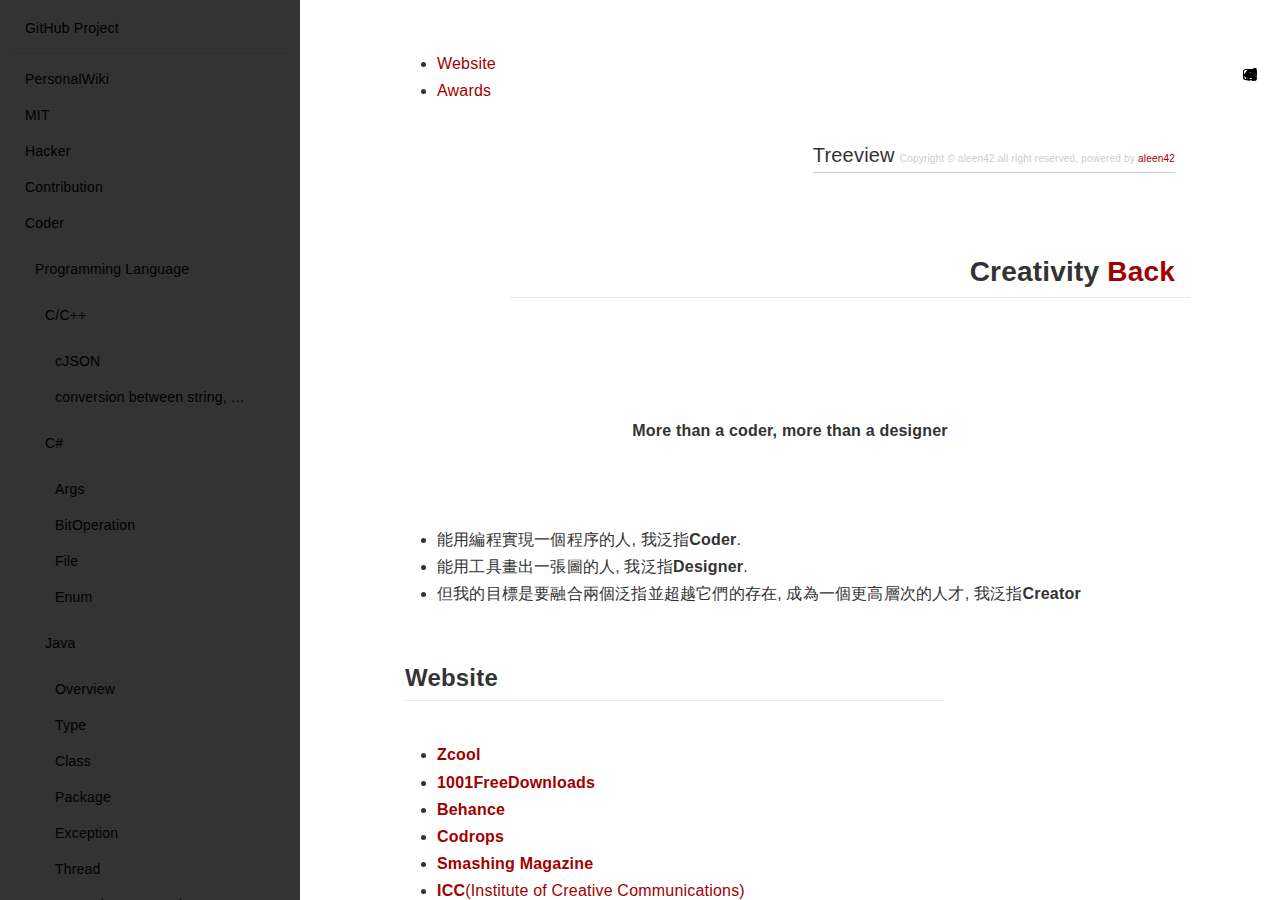
<file: Creativity/Creativity.html>
<!DOCTYPE HTML>
<html lang="" >
    <head>
        <meta charset="UTF-8">
        <meta content="text/html; charset=utf-8" http-equiv="Content-Type">
        <title>Creativity · Aleen</title>
        <meta http-equiv="X-UA-Compatible" content="IE=edge" />
        <meta name="description" content="">
        <meta name="generator" content="GitBook 3.2.0">
        
        
        
    
    <link rel="stylesheet" href="../gitbook/style.css">

    
            
                
                <link rel="stylesheet" href="../gitbook/gitbook-plugin-advanced-emoji/emoji-website.css">
                
            
                
                <link rel="stylesheet" href="../gitbook/gitbook-plugin-page-footer/footer.css">
                
            
                
                <link rel="stylesheet" href="../gitbook/gitbook-plugin-page-treeview/style.css">
                
            
                
                <link rel="stylesheet" href="../gitbook/gitbook-plugin-ace/ace.css">
                
            
                
                <link rel="stylesheet" href="../gitbook/gitbook-plugin-highlight/website.css">
                
            
                
                <link rel="stylesheet" href="../gitbook/gitbook-plugin-fontsettings/website.css">
                
            
        

    

    
        
        <link rel="stylesheet" href="../style/website.css">
        
    

        
    
    
    <meta name="HandheldFriendly" content="true"/>
    <meta name="viewport" content="width=device-width, initial-scale=1, user-scalable=no">
    <meta name="apple-mobile-web-app-capable" content="yes">
    <meta name="apple-mobile-web-app-status-bar-style" content="black">
    <link rel="apple-touch-icon-precomposed" sizes="152x152" href="../gitbook/images/apple-touch-icon-precomposed-152.png">
    <link rel="shortcut icon" href="../gitbook/images/favicon.ico" type="image/x-icon">

    
    

    </head>
    <body>
        
<div class="book">
    <div class="book-summary">
        
            
            
                <nav role="navigation">
                


<ul class="summary">
    
    
    
        
        <li>
            <a href="https://github.com/aleen42/PersonalWiki" target="_blank" class="custom-link">GitHub Project</a>
        </li>
    
    

    
    <li class="divider"></li>
    

    
        
        
    
        <li class="chapter " data-level="1.1" data-path="../">
            
                <a href="../">
            
                    
                    PersonalWiki
            
                </a>
            

            
        </li>
    
        <li class="chapter " data-level="1.2" data-path="../MIT.html">
            
                <a href="../MIT.html">
            
                    
                    MIT
            
                </a>
            

            
        </li>
    
        <li class="chapter " data-level="1.3" data-path="../hacker.html">
            
                <a href="../hacker.html">
            
                    
                    Hacker
            
                </a>
            

            
        </li>
    
        <li class="chapter " data-level="1.4" data-path="../contribution.html">
            
                <a href="../contribution.html">
            
                    
                    Contribution
            
                </a>
            

            
        </li>
    
        <li class="chapter " data-level="1.5" >
            
                <span>
            
                    
                    Coder
            
                </span>
            

            
            <ul class="articles">
                
    
        <li class="chapter " data-level="1.5.1" data-path="../Programming/ProgrammingMenu.html">
            
                <a href="../Programming/ProgrammingMenu.html">
            
                    
                    Programming Language
            
                </a>
            

            
            <ul class="articles">
                
    
        <li class="chapter " data-level="1.5.1.1" data-path="../Programming/c/c.html">
            
                <a href="../Programming/c/c.html">
            
                    
                    C/C++
            
                </a>
            

            
            <ul class="articles">
                
    
        <li class="chapter " data-level="1.5.1.1.1" data-path="../Programming/c/CJson/CJson.html">
            
                <a href="../Programming/c/CJson/CJson.html">
            
                    
                    cJSON
            
                </a>
            

            
        </li>
    
        <li class="chapter " data-level="1.5.1.1.2" data-path="../Programming/c/conversion_of_str/conversion_of_str.html">
            
                <a href="../Programming/c/conversion_of_str/conversion_of_str.html">
            
                    
                    conversion between string, char, const char
            
                </a>
            

            
        </li>
    

            </ul>
            
        </li>
    
        <li class="chapter " data-level="1.5.1.2" data-path="../Programming/CSharp/CSharpMenu.html">
            
                <a href="../Programming/CSharp/CSharpMenu.html">
            
                    
                    C#
            
                </a>
            

            
            <ul class="articles">
                
    
        <li class="chapter " data-level="1.5.1.2.1" data-path="../Programming/CSharp/Args/Args.html">
            
                <a href="../Programming/CSharp/Args/Args.html">
            
                    
                    Args
            
                </a>
            

            
        </li>
    
        <li class="chapter " data-level="1.5.1.2.2" data-path="../Programming/CSharp/BitOperation/BitOperation.html">
            
                <a href="../Programming/CSharp/BitOperation/BitOperation.html">
            
                    
                    BitOperation
            
                </a>
            

            
        </li>
    
        <li class="chapter " data-level="1.5.1.2.3" data-path="../Programming/CSharp/File/File.html">
            
                <a href="../Programming/CSharp/File/File.html">
            
                    
                    File
            
                </a>
            

            
        </li>
    
        <li class="chapter " data-level="1.5.1.2.4" data-path="../Programming/CSharp/Enum/Enum.html">
            
                <a href="../Programming/CSharp/Enum/Enum.html">
            
                    
                    Enum
            
                </a>
            

            
        </li>
    

            </ul>
            
        </li>
    
        <li class="chapter " data-level="1.5.1.3" data-path="../Programming/Java/Java.html">
            
                <a href="../Programming/Java/Java.html">
            
                    
                    Java
            
                </a>
            

            
            <ul class="articles">
                
    
        <li class="chapter " data-level="1.5.1.3.1" data-path="../Programming/Java/Overview/Overview.html">
            
                <a href="../Programming/Java/Overview/Overview.html">
            
                    
                    Overview
            
                </a>
            

            
        </li>
    
        <li class="chapter " data-level="1.5.1.3.2" data-path="../Programming/Java/Type/Type.html">
            
                <a href="../Programming/Java/Type/Type.html">
            
                    
                    Type
            
                </a>
            

            
        </li>
    
        <li class="chapter " data-level="1.5.1.3.3" data-path="../Programming/Java/Class/Class.html">
            
                <a href="../Programming/Java/Class/Class.html">
            
                    
                    Class
            
                </a>
            

            
        </li>
    
        <li class="chapter " data-level="1.5.1.3.4" data-path="../Programming/Java/Package/Package.html">
            
                <a href="../Programming/Java/Package/Package.html">
            
                    
                    Package
            
                </a>
            

            
        </li>
    
        <li class="chapter " data-level="1.5.1.3.5" data-path="../Programming/Java/Exception/Exception.html">
            
                <a href="../Programming/Java/Exception/Exception.html">
            
                    
                    Exception
            
                </a>
            

            
        </li>
    
        <li class="chapter " data-level="1.5.1.3.6" data-path="../Programming/Java/Thread/Thread.html">
            
                <a href="../Programming/Java/Thread/Thread.html">
            
                    
                    Thread
            
                </a>
            

            
        </li>
    
        <li class="chapter " data-level="1.5.1.3.7" data-path="../Programming/Java/Network/Network.html">
            
                <a href="../Programming/Java/Network/Network.html">
            
                    
                    Network Programming
            
                </a>
            

            
        </li>
    
        <li class="chapter " data-level="1.5.1.3.8" data-path="../Programming/Java/JDBC/JDBC.html">
            
                <a href="../Programming/Java/JDBC/JDBC.html">
            
                    
                    JDBC
            
                </a>
            

            
        </li>
    
        <li class="chapter " data-level="1.5.1.3.9" data-path="../Programming/Java/InnerClass/InnerClass.html">
            
                <a href="../Programming/Java/InnerClass/InnerClass.html">
            
                    
                    InnerClass
            
                </a>
            

            
        </li>
    
        <li class="chapter " data-level="1.5.1.3.10" data-path="../Programming/Java/Collection/Collection.html">
            
                <a href="../Programming/Java/Collection/Collection.html">
            
                    
                    Collection
            
                </a>
            

            
        </li>
    
        <li class="chapter " data-level="1.5.1.3.11" data-path="../Programming/Java/GUI/GUI.html">
            
                <a href="../Programming/Java/GUI/GUI.html">
            
                    
                    GUI
            
                </a>
            

            
        </li>
    
        <li class="chapter " data-level="1.5.1.3.12" data-path="../Programming/Java/IO/IO.html">
            
                <a href="../Programming/Java/IO/IO.html">
            
                    
                    IO
            
                </a>
            

            
        </li>
    

            </ul>
            
        </li>
    
        <li class="chapter " data-level="1.5.1.4" data-path="../Programming/JavaScript/JavaScript.html">
            
                <a href="../Programming/JavaScript/JavaScript.html">
            
                    
                    JavaScript
            
                </a>
            

            
            <ul class="articles">
                
    
        <li class="chapter " data-level="1.5.1.4.1" data-path="../Programming/JavaScript/Framework/Framework.html">
            
                <a href="../Programming/JavaScript/Framework/Framework.html">
            
                    
                    JavaScript Framework | Library
            
                </a>
            

            
            <ul class="articles">
                
    
        <li class="chapter " data-level="1.5.1.4.1.1" data-path="../Programming/JavaScript/Framework/Modernizr/Modernizr.html">
            
                <a href="../Programming/JavaScript/Framework/Modernizr/Modernizr.html">
            
                    
                    Modernizr
            
                </a>
            

            
        </li>
    
        <li class="chapter " data-level="1.5.1.4.1.2" data-path="../Programming/JavaScript/Framework/Interact/Interact.html">
            
                <a href="../Programming/JavaScript/Framework/Interact/Interact.html">
            
                    
                    Interact
            
                </a>
            

            
        </li>
    
        <li class="chapter " data-level="1.5.1.4.1.3" data-path="../Programming/JavaScript/Framework/Classie/Classie.html">
            
                <a href="../Programming/JavaScript/Framework/Classie/Classie.html">
            
                    
                    Classie
            
                </a>
            

            
        </li>
    
        <li class="chapter " data-level="1.5.1.4.1.4" data-path="../Programming/JavaScript/Framework/goog/goog.html">
            
                <a href="../Programming/JavaScript/Framework/goog/goog.html">
            
                    
                    Google Closure
            
                </a>
            

            
            <ul class="articles">
                
    
        <li class="chapter " data-level="1.5.1.4.1.4.1" data-path="../Programming/JavaScript/Framework/goog/slow_loop/slow_loop.html">
            
                <a href="../Programming/JavaScript/Framework/goog/slow_loop/slow_loop.html">
            
                    
                    Slow Loop
            
                </a>
            

            
        </li>
    
        <li class="chapter " data-level="1.5.1.4.1.4.2" data-path="../Programming/JavaScript/Framework/goog/slow_switch/slow_switch.html">
            
                <a href="../Programming/JavaScript/Framework/goog/slow_switch/slow_switch.html">
            
                    
                    Slow Switch
            
                </a>
            

            
        </li>
    
        <li class="chapter " data-level="1.5.1.4.1.4.3" data-path="../Programming/JavaScript/Framework/goog/leaky_boat/leaky_boat.html">
            
                <a href="../Programming/JavaScript/Framework/goog/leaky_boat/leaky_boat.html">
            
                    
                    Six Months in a Leaky Boat
            
                </a>
            

            
        </li>
    

            </ul>
            
        </li>
    
        <li class="chapter " data-level="1.5.1.4.1.5" data-path="../Programming/JavaScript/Framework/AJAX/AJAX.html">
            
                <a href="../Programming/JavaScript/Framework/AJAX/AJAX.html">
            
                    
                    Ajax
            
                </a>
            

            
        </li>
    
        <li class="chapter " data-level="1.5.1.4.1.6" data-path="../Programming/JavaScript/Framework/Strapdown/Strapdown.html">
            
                <a href="../Programming/JavaScript/Framework/Strapdown/Strapdown.html">
            
                    
                    Strapdown
            
                </a>
            

            
        </li>
    
        <li class="chapter " data-level="1.5.1.4.1.7" data-path="../Programming/JavaScript/Framework/GreenSock/GreenSock.html">
            
                <a href="../Programming/JavaScript/Framework/GreenSock/GreenSock.html">
            
                    
                    GreenSock
            
                </a>
            

            
        </li>
    
        <li class="chapter " data-level="1.5.1.4.1.8" data-path="../Programming/JavaScript/Framework/walkway/walkway.html">
            
                <a href="../Programming/JavaScript/Framework/walkway/walkway.html">
            
                    
                    Walkway
            
                </a>
            

            
        </li>
    
        <li class="chapter " data-level="1.5.1.4.1.9" data-path="../Programming/JavaScript/Framework/dynamics/dynamics.html">
            
                <a href="../Programming/JavaScript/Framework/dynamics/dynamics.html">
            
                    
                    Dyanmics
            
                </a>
            

            
        </li>
    
        <li class="chapter " data-level="1.5.1.4.1.10" data-path="../Programming/JavaScript/Framework/jquery/jquery.html">
            
                <a href="../Programming/JavaScript/Framework/jquery/jquery.html">
            
                    
                    JQuery
            
                </a>
            

            
        </li>
    
        <li class="chapter " data-level="1.5.1.4.1.11" data-path="../Programming/JavaScript/Framework/node/node.html">
            
                <a href="../Programming/JavaScript/Framework/node/node.html">
            
                    
                    node.js
            
                </a>
            

            
            <ul class="articles">
                
    
        <li class="chapter " data-level="1.5.1.4.1.11.1" data-path="../Programming/JavaScript/Framework/node/npm/npm.html">
            
                <a href="../Programming/JavaScript/Framework/node/npm/npm.html">
            
                    
                    Create and publish a node.js module
            
                </a>
            

            
        </li>
    
        <li class="chapter " data-level="1.5.1.4.1.11.2" data-path="../Programming/JavaScript/Framework/node/static_server/static_server.html">
            
                <a href="../Programming/JavaScript/Framework/node/static_server/static_server.html">
            
                    
                    Create a static server with node.js
            
                </a>
            

            
        </li>
    
        <li class="chapter " data-level="1.5.1.4.1.11.3" data-path="../Programming/JavaScript/Framework/node/cmd/cmd.html">
            
                <a href="../Programming/JavaScript/Framework/node/cmd/cmd.html">
            
                    
                    Use Node to write a command line tool
            
                </a>
            

            
        </li>
    
        <li class="chapter " data-level="1.5.1.4.1.11.4" data-path="../Programming/JavaScript/Framework/node/child_process/child_process.html">
            
                <a href="../Programming/JavaScript/Framework/node/child_process/child_process.html">
            
                    
                    Differences between spawn and exec of child_process
            
                </a>
            

            
        </li>
    

            </ul>
            
        </li>
    
        <li class="chapter " data-level="1.5.1.4.1.12" data-path="../Programming/JavaScript/Framework/react/react.html">
            
                <a href="../Programming/JavaScript/Framework/react/react.html">
            
                    
                    ReactJS
            
                </a>
            

            
            <ul class="articles">
                
    
        <li class="chapter " data-level="1.5.1.4.1.12.1" >
            
                <span>
            
                    
                    Quick Start
            
                </span>
            

            
            <ul class="articles">
                
    
        <li class="chapter " data-level="1.5.1.4.1.12.1.1" data-path="../Programming/JavaScript/Framework/react/quick_started/quick_started.html">
            
                <a href="../Programming/JavaScript/Framework/react/quick_started/quick_started.html">
            
                    
                    Quick Started
            
                </a>
            

            
        </li>
    
        <li class="chapter " data-level="1.5.1.4.1.12.1.2" data-path="../Programming/JavaScript/Framework/react/tutorials/tutorials.html">
            
                <a href="../Programming/JavaScript/Framework/react/tutorials/tutorials.html">
            
                    
                    Tutorials
            
                </a>
            

            
        </li>
    
        <li class="chapter " data-level="1.5.1.4.1.12.1.3" data-path="../Programming/JavaScript/Framework/react/think_in_react/think_in_react.html">
            
                <a href="../Programming/JavaScript/Framework/react/think_in_react/think_in_react.html">
            
                    
                    Think in React
            
                </a>
            

            
        </li>
    

            </ul>
            
        </li>
    
        <li class="chapter " data-level="1.5.1.4.1.12.2" >
            
                <span>
            
                    
                    Guide
            
                </span>
            

            
            <ul class="articles">
                
    
        <li class="chapter " data-level="1.5.1.4.1.12.2.1" data-path="../Programming/JavaScript/Framework/react/why_react/why_react.html">
            
                <a href="../Programming/JavaScript/Framework/react/why_react/why_react.html">
            
                    
                    Why React?
            
                </a>
            

            
        </li>
    
        <li class="chapter " data-level="1.5.1.4.1.12.2.2" data-path="../Programming/JavaScript/Framework/react/display_data/display_data.html">
            
                <a href="../Programming/JavaScript/Framework/react/display_data/display_data.html">
            
                    
                    Displaying Data
            
                </a>
            

            
            <ul class="articles">
                
    
        <li class="chapter " data-level="1.5.1.4.1.12.2.2.1" data-path="../Programming/JavaScript/Framework/react/jsx_syntax/jsx_syntax.html">
            
                <a href="../Programming/JavaScript/Framework/react/jsx_syntax/jsx_syntax.html">
            
                    
                    JSX Syntax
            
                </a>
            

            
        </li>
    
        <li class="chapter " data-level="1.5.1.4.1.12.2.2.2" data-path="../Programming/JavaScript/Framework/react/jsx_gotcha/jsx_gotcha.html">
            
                <a href="../Programming/JavaScript/Framework/react/jsx_gotcha/jsx_gotcha.html">
            
                    
                    JSX Gotchas
            
                </a>
            

            
        </li>
    
        <li class="chapter " data-level="1.5.1.4.1.12.2.2.3" data-path="../Programming/JavaScript/Framework/react/jsx_spread_attributes/jsx_spread_attributes.html">
            
                <a href="../Programming/JavaScript/Framework/react/jsx_spread_attributes/jsx_spread_attributes.html">
            
                    
                    JSX Spread Attributes
            
                </a>
            

            
        </li>
    

            </ul>
            
        </li>
    
        <li class="chapter " data-level="1.5.1.4.1.12.2.3" data-path="../Programming/JavaScript/Framework/react/interactivity_dynamic_uis/interactivity_dynamic_uis.html">
            
                <a href="../Programming/JavaScript/Framework/react/interactivity_dynamic_uis/interactivity_dynamic_uis.html">
            
                    
                    Interactivity and Dynamic UIs
            
                </a>
            

            
        </li>
    
        <li class="chapter " data-level="1.5.1.4.1.12.2.4" data-path="../Programming/JavaScript/Framework/react/multiple_components/multiple_components.html">
            
                <a href="../Programming/JavaScript/Framework/react/multiple_components/multiple_components.html">
            
                    
                    Multiple Components
            
                </a>
            

            
        </li>
    
        <li class="chapter " data-level="1.5.1.4.1.12.2.5" data-path="../Programming/JavaScript/Framework/react/reusable_components/reusable_components.html">
            
                <a href="../Programming/JavaScript/Framework/react/reusable_components/reusable_components.html">
            
                    
                    Reusable Components
            
                </a>
            

            
        </li>
    
        <li class="chapter " data-level="1.5.1.4.1.12.2.6" data-path="../Programming/JavaScript/Framework/react/transfering_props/transfering_props.html">
            
                <a href="../Programming/JavaScript/Framework/react/transfering_props/transfering_props.html">
            
                    
                    Transferring Props
            
                </a>
            

            
        </li>
    
        <li class="chapter " data-level="1.5.1.4.1.12.2.7" data-path="../Programming/JavaScript/Framework/react/forms/forms.html">
            
                <a href="../Programming/JavaScript/Framework/react/forms/forms.html">
            
                    
                    Forms
            
                </a>
            

            
        </li>
    
        <li class="chapter " data-level="1.5.1.4.1.12.2.8" data-path="../Programming/JavaScript/Framework/react/working_with_the_browser/working_with_the_browser.html">
            
                <a href="../Programming/JavaScript/Framework/react/working_with_the_browser/working_with_the_browser.html">
            
                    
                    Working With the Browser
            
                </a>
            

            
            <ul class="articles">
                
    
        <li class="chapter " data-level="1.5.1.4.1.12.2.8.1" data-path="../Programming/JavaScript/Framework/react/refs_to_components/refs_to_components.html">
            
                <a href="../Programming/JavaScript/Framework/react/refs_to_components/refs_to_components.html">
            
                    
                    Refs to Components
            
                </a>
            

            
        </li>
    

            </ul>
            
        </li>
    
        <li class="chapter " data-level="1.5.1.4.1.12.2.9" data-path="../Programming/JavaScript/Framework/react/tooling_integration/tooling_integration.html">
            
                <a href="../Programming/JavaScript/Framework/react/tooling_integration/tooling_integration.html">
            
                    
                    Tooling Integration
            
                </a>
            

            
            <ul class="articles">
                
    
        <li class="chapter " data-level="1.5.1.4.1.12.2.9.1" data-path="../Programming/JavaScript/Framework/react/tooling_integration/language_tooling/language_tooling.html">
            
                <a href="../Programming/JavaScript/Framework/react/tooling_integration/language_tooling/language_tooling.html">
            
                    
                    Language Tooling
            
                </a>
            

            
        </li>
    
        <li class="chapter " data-level="1.5.1.4.1.12.2.9.2" data-path="../Programming/JavaScript/Framework/react/tooling_integration/package_management/package_management.html">
            
                <a href="../Programming/JavaScript/Framework/react/tooling_integration/package_management/package_management.html">
            
                    
                    Package Management
            
                </a>
            

            
        </li>
    
        <li class="chapter " data-level="1.5.1.4.1.12.2.9.3" data-path="../Programming/JavaScript/Framework/react/tooling_integration/server_side_env/server_side_env.html">
            
                <a href="../Programming/JavaScript/Framework/react/tooling_integration/server_side_env/server_side_env.html">
            
                    
                    Server-side Environments
            
                </a>
            

            
        </li>
    

            </ul>
            
        </li>
    
        <li class="chapter " data-level="1.5.1.4.1.12.2.10" data-path="../Programming/JavaScript/Framework/react/add_on/add_on.html">
            
                <a href="../Programming/JavaScript/Framework/react/add_on/add_on.html">
            
                    
                    Add-Ons
            
                </a>
            

            
            <ul class="articles">
                
    
        <li class="chapter " data-level="1.5.1.4.1.12.2.10.1" data-path="../Programming/JavaScript/Framework/react/add_on/animation/animation.html">
            
                <a href="../Programming/JavaScript/Framework/react/add_on/animation/animation.html">
            
                    
                    Animation
            
                </a>
            

            
        </li>
    

            </ul>
            
        </li>
    

            </ul>
            
        </li>
    
        <li class="chapter " data-level="1.5.1.4.1.12.3" >
            
                <span>
            
                    
                    Tips
            
                </span>
            

            
            <ul class="articles">
                
    
        <li class="chapter " data-level="1.5.1.4.1.12.3.1" data-path="../Programming/JavaScript/Framework/react/inline_styles/inline_styles.html">
            
                <a href="../Programming/JavaScript/Framework/react/inline_styles/inline_styles.html">
            
                    
                    Inline Styles
            
                </a>
            

            
        </li>
    
        <li class="chapter " data-level="1.5.1.4.1.12.3.2" data-path="../Programming/JavaScript/Framework/react/if_else_jsx/if_else_jsx.html">
            
                <a href="../Programming/JavaScript/Framework/react/if_else_jsx/if_else_jsx.html">
            
                    
                    If-Else in JSX
            
                </a>
            

            
        </li>
    
        <li class="chapter " data-level="1.5.1.4.1.12.3.3" data-path="../Programming/JavaScript/Framework/react/self_close/self_close.html">
            
                <a href="../Programming/JavaScript/Framework/react/self_close/self_close.html">
            
                    
                    Self-Closing Tag
            
                </a>
            

            
        </li>
    
        <li class="chapter " data-level="1.5.1.4.1.12.3.4" data-path="../Programming/JavaScript/Framework/react/max_jsx_root_node/max_jsx_root_node.html">
            
                <a href="../Programming/JavaScript/Framework/react/max_jsx_root_node/max_jsx_root_node.html">
            
                    
                    Maximum Number of JSX Root Nodes
            
                </a>
            

            
        </li>
    
        <li class="chapter " data-level="1.5.1.4.1.12.3.5" data-path="../Programming/JavaScript/Framework/react/shorthand_px/shorthand_px.html">
            
                <a href="../Programming/JavaScript/Framework/react/shorthand_px/shorthand_px.html">
            
                    
                    Shorthand for Specifying Pixel Values in style props
            
                </a>
            

            
        </li>
    
        <li class="chapter " data-level="1.5.1.4.1.12.3.6" data-path="../Programming/JavaScript/Framework/react/type_of_children_props/type_of_children_props.html">
            
                <a href="../Programming/JavaScript/Framework/react/type_of_children_props/type_of_children_props.html">
            
                    
                    Type of the Children props
            
                </a>
            

            
        </li>
    
        <li class="chapter " data-level="1.5.1.4.1.12.3.7" data-path="../Programming/JavaScript/Framework/react/null_controlled_input/null_controlled_input.html">
            
                <a href="../Programming/JavaScript/Framework/react/null_controlled_input/null_controlled_input.html">
            
                    
                    Value of null for Controlled Input
            
                </a>
            

            
        </li>
    
        <li class="chapter " data-level="1.5.1.4.1.12.3.8" data-path="../Programming/JavaScript/Framework/react/mouting_not_receive_props/mouting_not_receive_props.html">
            
                <a href="../Programming/JavaScript/Framework/react/mouting_not_receive_props/mouting_not_receive_props.html">
            
                    
                    componentWillReceiveProps Not Triggered After Mounting
            
                </a>
            

            
        </li>
    
        <li class="chapter " data-level="1.5.1.4.1.12.3.9" data-path="../Programming/JavaScript/Framework/react/props_in_get_initial_state/props_in_get_initial_state.html">
            
                <a href="../Programming/JavaScript/Framework/react/props_in_get_initial_state/props_in_get_initial_state.html">
            
                    
                    Props in getInitialState Is an Anti-Pattern
            
                </a>
            

            
        </li>
    
        <li class="chapter " data-level="1.5.1.4.1.12.3.10" data-path="../Programming/JavaScript/Framework/react/dom_event_listner/dom_event_listner.html">
            
                <a href="../Programming/JavaScript/Framework/react/dom_event_listner/dom_event_listner.html">
            
                    
                    DOM Event Listeners in a Component
            
                </a>
            

            
        </li>
    
        <li class="chapter " data-level="1.5.1.4.1.12.3.11" data-path="../Programming/JavaScript/Framework/react/initial_data_with_ajax/initial_data_with_ajax.html">
            
                <a href="../Programming/JavaScript/Framework/react/initial_data_with_ajax/initial_data_with_ajax.html">
            
                    
                    Load Initial Data via AJAX
            
                </a>
            

            
        </li>
    
        <li class="chapter " data-level="1.5.1.4.1.12.3.12" data-path="../Programming/JavaScript/Framework/react/false_in_jsx/false_in_jsx.html">
            
                <a href="../Programming/JavaScript/Framework/react/false_in_jsx/false_in_jsx.html">
            
                    
                    False in JSX
            
                </a>
            

            
        </li>
    
        <li class="chapter " data-level="1.5.1.4.1.12.3.13" data-path="../Programming/JavaScript/Framework/react/communication_between_components/communication_between_components.html">
            
                <a href="../Programming/JavaScript/Framework/react/communication_between_components/communication_between_components.html">
            
                    
                    Communicate Between Components
            
                </a>
            

            
        </li>
    
        <li class="chapter " data-level="1.5.1.4.1.12.3.14" data-path="../Programming/JavaScript/Framework/react/expose_component_functions/expose_component_functions.html">
            
                <a href="../Programming/JavaScript/Framework/react/expose_component_functions/expose_component_functions.html">
            
                    
                    Expose Component Functions
            
                </a>
            

            
        </li>
    
        <li class="chapter " data-level="1.5.1.4.1.12.3.15" data-path="../Programming/JavaScript/Framework/react/undefined_props_children/undefined_props_children.html">
            
                <a href="../Programming/JavaScript/Framework/react/undefined_props_children/undefined_props_children.html">
            
                    
                    this.props.children undefined
            
                </a>
            

            
        </li>
    
        <li class="chapter " data-level="1.5.1.4.1.12.3.16" data-path="../Programming/JavaScript/Framework/react/use_react_with_other_libraries/use_react_with_other_libraries.html">
            
                <a href="../Programming/JavaScript/Framework/react/use_react_with_other_libraries/use_react_with_other_libraries.html">
            
                    
                    Use React with other libraris
            
                </a>
            

            
        </li>
    
        <li class="chapter " data-level="1.5.1.4.1.12.3.17" data-path="../Programming/JavaScript/Framework/react/dangerously_set_innerhtml/dangerously_set_innerhtml.html">
            
                <a href="../Programming/JavaScript/Framework/react/dangerously_set_innerhtml/dangerously_set_innerhtml.html">
            
                    
                    Dangerously Set innerHTML
            
                </a>
            

            
        </li>
    

            </ul>
            
        </li>
    
        <li class="chapter " data-level="1.5.1.4.1.12.4" >
            
                <span>
            
                    
                    Webpack
            
                </span>
            

            
            <ul class="articles">
                
    
        <li class="chapter " data-level="1.5.1.4.1.12.4.1" data-path="../Programming/JavaScript/Framework/webpack/webpack_and_react/webpack_and_react.html">
            
                <a href="../Programming/JavaScript/Framework/webpack/webpack_and_react/webpack_and_react.html">
            
                    
                    Webpack + React
            
                </a>
            

            
        </li>
    
        <li class="chapter " data-level="1.5.1.4.1.12.4.2" data-path="../Programming/JavaScript/Framework/react/react_hot_loader/react_hot_loader.html">
            
                <a href="../Programming/JavaScript/Framework/react/react_hot_loader/react_hot_loader.html">
            
                    
                    React Hot Loader
            
                </a>
            

            
        </li>
    

            </ul>
            
        </li>
    
        <li class="chapter " data-level="1.5.1.4.1.12.5" >
            
                <span>
            
                    
                    Router
            
                </span>
            

            
            <ul class="articles">
                
    
        <li class="chapter " data-level="1.5.1.4.1.12.5.1" data-path="../Programming/JavaScript/Framework/react/react_router/react_router.html">
            
                <a href="../Programming/JavaScript/Framework/react/react_router/react_router.html">
            
                    
                    React Router
            
                </a>
            

            
            <ul class="articles">
                
    
        <li class="chapter " data-level="1.5.1.4.1.12.5.1.1" data-path="../Programming/JavaScript/Framework/react/react_router/introduction/introduction.html">
            
                <a href="../Programming/JavaScript/Framework/react/react_router/introduction/introduction.html">
            
                    
                    Introduction
            
                </a>
            

            
        </li>
    
        <li class="chapter " data-level="1.5.1.4.1.12.5.1.2" >
            
                <span>
            
                    
                    Basics
            
                </span>
            

            
            <ul class="articles">
                
    
        <li class="chapter " data-level="1.5.1.4.1.12.5.1.2.1" data-path="../Programming/JavaScript/Framework/react/react_router/route_configuration/route_configuration.html">
            
                <a href="../Programming/JavaScript/Framework/react/react_router/route_configuration/route_configuration.html">
            
                    
                    Route Configuraon
            
                </a>
            

            
        </li>
    
        <li class="chapter " data-level="1.5.1.4.1.12.5.1.2.2" data-path="../Programming/JavaScript/Framework/react/react_router/route_matching/route_matching.html">
            
                <a href="../Programming/JavaScript/Framework/react/react_router/route_matching/route_matching.html">
            
                    
                    Route Matching
            
                </a>
            

            
        </li>
    
        <li class="chapter " data-level="1.5.1.4.1.12.5.1.2.3" data-path="../Programming/JavaScript/Framework/react/react_router/histories/histories.html">
            
                <a href="../Programming/JavaScript/Framework/react/react_router/histories/histories.html">
            
                    
                    Histories
            
                </a>
            

            
        </li>
    
        <li class="chapter " data-level="1.5.1.4.1.12.5.1.2.4" data-path="../Programming/JavaScript/Framework/react/react_router/index/">
            
                <a href="../Programming/JavaScript/Framework/react/react_router/index/">
            
                    
                    Index
            
                </a>
            

            
        </li>
    

            </ul>
            
        </li>
    

            </ul>
            
        </li>
    

            </ul>
            
        </li>
    
        <li class="chapter " data-level="1.5.1.4.1.12.6" >
            
                <span>
            
                    
                    Redux
            
                </span>
            

            
            <ul class="articles">
                
    
        <li class="chapter " data-level="1.5.1.4.1.12.6.1" data-path="../Programming/JavaScript/Framework/redux/react_and_redux/react_and_redux.html">
            
                <a href="../Programming/JavaScript/Framework/redux/react_and_redux/react_and_redux.html">
            
                    
                    React + Redux
            
                </a>
            

            
        </li>
    

            </ul>
            
        </li>
    
        <li class="chapter " data-level="1.5.1.4.1.12.7" >
            
                <span>
            
                    
                    Pjax
            
                </span>
            

            
            <ul class="articles">
                
    
        <li class="chapter " data-level="1.5.1.4.1.12.7.1" data-path="../Programming/JavaScript/Framework/react/react_and_pjax/react_and_pjax.html">
            
                <a href="../Programming/JavaScript/Framework/react/react_and_pjax/react_and_pjax.html">
            
                    
                    Pjax + React
            
                </a>
            

            
        </li>
    

            </ul>
            
        </li>
    
        <li class="chapter " data-level="1.5.1.4.1.12.8" >
            
                <span>
            
                    
                    Components
            
                </span>
            

            
            <ul class="articles">
                
    
        <li class="chapter " data-level="1.5.1.4.1.12.8.1" data-path="../Programming/JavaScript/Framework/react/mountain/mountain.html">
            
                <a href="../Programming/JavaScript/Framework/react/mountain/mountain.html">
            
                    
                    Mountain
            
                </a>
            

            
        </li>
    
        <li class="chapter " data-level="1.5.1.4.1.12.8.2" data-path="../Programming/JavaScript/Framework/react/paginate/paginate.html">
            
                <a href="../Programming/JavaScript/Framework/react/paginate/paginate.html">
            
                    
                    Paginate
            
                </a>
            

            
        </li>
    
        <li class="chapter " data-level="1.5.1.4.1.12.8.3" data-path="../Programming/JavaScript/Framework/react/rect_loading/rect_loading.html">
            
                <a href="../Programming/JavaScript/Framework/react/rect_loading/rect_loading.html">
            
                    
                    Rectangle Loading
            
                </a>
            

            
        </li>
    
        <li class="chapter " data-level="1.5.1.4.1.12.8.4" data-path="../Programming/JavaScript/Framework/react/typer/typer.html">
            
                <a href="../Programming/JavaScript/Framework/react/typer/typer.html">
            
                    
                    Typer
            
                </a>
            

            
        </li>
    
        <li class="chapter " data-level="1.5.1.4.1.12.8.5" data-path="../Programming/JavaScript/Framework/react/navigation/navigation.html">
            
                <a href="../Programming/JavaScript/Framework/react/navigation/navigation.html">
            
                    
                    Multi-level Navigation
            
                </a>
            

            
        </li>
    
        <li class="chapter " data-level="1.5.1.4.1.12.8.6" data-path="../Programming/JavaScript/Framework/react/slider/slider.html">
            
                <a href="../Programming/JavaScript/Framework/react/slider/slider.html">
            
                    
                    Slider
            
                </a>
            

            
        </li>
    

            </ul>
            
        </li>
    

            </ul>
            
        </li>
    
        <li class="chapter " data-level="1.5.1.4.1.13" data-path="../Programming/JavaScript/Framework/webpack/webpack.html">
            
                <a href="../Programming/JavaScript/Framework/webpack/webpack.html">
            
                    
                    Webpack
            
                </a>
            

            
            <ul class="articles">
                
    
        <li class="chapter " data-level="1.5.1.4.1.13.1" >
            
                <span>
            
                    
                    Tutorials
            
                </span>
            

            
            <ul class="articles">
                
    
        <li class="chapter " data-level="1.5.1.4.1.13.1.1" data-path="../Programming/JavaScript/Framework/webpack/installation/installation.html">
            
                <a href="../Programming/JavaScript/Framework/webpack/installation/installation.html">
            
                    
                    Installation
            
                </a>
            

            
        </li>
    
        <li class="chapter " data-level="1.5.1.4.1.13.1.2" data-path="../Programming/JavaScript/Framework/webpack/usage/usage.html">
            
                <a href="../Programming/JavaScript/Framework/webpack/usage/usage.html">
            
                    
                    Usage
            
                </a>
            

            
        </li>
    
        <li class="chapter " data-level="1.5.1.4.1.13.1.3" data-path="../Programming/JavaScript/Framework/webpack/webpack_and_react/webpack_and_react.html">
            
                <a href="../Programming/JavaScript/Framework/webpack/webpack_and_react/webpack_and_react.html">
            
                    
                    Webpack + React
            
                </a>
            

            
        </li>
    
        <li class="chapter " data-level="1.5.1.4.1.13.1.4" data-path="../Programming/JavaScript/Framework/webpack/webpack_and_fa/webpack_and_fa.html">
            
                <a href="../Programming/JavaScript/Framework/webpack/webpack_and_fa/webpack_and_fa.html">
            
                    
                    Webpack + Font Awesome
            
                </a>
            

            
        </li>
    

            </ul>
            
        </li>
    
        <li class="chapter " data-level="1.5.1.4.1.13.2" >
            
                <span>
            
                    
                    APIs
            
                </span>
            

            
            <ul class="articles">
                
    
        <li class="chapter " data-level="1.5.1.4.1.13.2.1" data-path="../Programming/JavaScript/Framework/webpack/loader/loader.html">
            
                <a href="../Programming/JavaScript/Framework/webpack/loader/loader.html">
            
                    
                    Loader
            
                </a>
            

            
        </li>
    

            </ul>
            
        </li>
    
        <li class="chapter " data-level="1.5.1.4.1.13.3" >
            
                <span>
            
                    
                    Advanced
            
                </span>
            

            
            <ul class="articles">
                
    
        <li class="chapter " data-level="1.5.1.4.1.13.3.1" data-path="../Programming/JavaScript/Framework/webpack/es3_compatible_webpack_plugin/es3_compatible_webpack_plugin.html">
            
                <a href="../Programming/JavaScript/Framework/webpack/es3_compatible_webpack_plugin/es3_compatible_webpack_plugin.html">
            
                    
                    ES3-Compatible Webpack Plugin
            
                </a>
            

            
        </li>
    

            </ul>
            
        </li>
    

            </ul>
            
        </li>
    
        <li class="chapter " data-level="1.5.1.4.1.14" data-path="../Programming/JavaScript/Framework/redux/redux.html">
            
                <a href="../Programming/JavaScript/Framework/redux/redux.html">
            
                    
                    Redux
            
                </a>
            

            
            <ul class="articles">
                
    
        <li class="chapter " data-level="1.5.1.4.1.14.1" data-path="../Programming/JavaScript/Framework/redux/introduction/introduction.html">
            
                <a href="../Programming/JavaScript/Framework/redux/introduction/introduction.html">
            
                    
                    Introduction
            
                </a>
            

            
        </li>
    
        <li class="chapter " data-level="1.5.1.4.1.14.2" >
            
                <span>
            
                    
                    Basics
            
                </span>
            

            
            <ul class="articles">
                
    
        <li class="chapter " data-level="1.5.1.4.1.14.2.1" data-path="../Programming/JavaScript/Framework/redux/action/action.html">
            
                <a href="../Programming/JavaScript/Framework/redux/action/action.html">
            
                    
                    Actions
            
                </a>
            

            
        </li>
    
        <li class="chapter " data-level="1.5.1.4.1.14.2.2" data-path="../Programming/JavaScript/Framework/redux/reducer/reducer.html">
            
                <a href="../Programming/JavaScript/Framework/redux/reducer/reducer.html">
            
                    
                    Reducers
            
                </a>
            

            
        </li>
    
        <li class="chapter " data-level="1.5.1.4.1.14.2.3" data-path="../Programming/JavaScript/Framework/redux/store/store.html">
            
                <a href="../Programming/JavaScript/Framework/redux/store/store.html">
            
                    
                    Store
            
                </a>
            

            
        </li>
    
        <li class="chapter " data-level="1.5.1.4.1.14.2.4" data-path="../Programming/JavaScript/Framework/redux/data_flow/data_flow.html">
            
                <a href="../Programming/JavaScript/Framework/redux/data_flow/data_flow.html">
            
                    
                    Data Flow - Data Lifecycle in Redux
            
                </a>
            

            
        </li>
    
        <li class="chapter " data-level="1.5.1.4.1.14.2.5" data-path="../Programming/JavaScript/Framework/redux/react_and_redux/react_and_redux.html">
            
                <a href="../Programming/JavaScript/Framework/redux/react_and_redux/react_and_redux.html">
            
                    
                    React + Redux
            
                </a>
            

            
        </li>
    

            </ul>
            
        </li>
    

            </ul>
            
        </li>
    
        <li class="chapter " data-level="1.5.1.4.1.15" data-path="../Programming/JavaScript/Framework/underscore/underscore.html">
            
                <a href="../Programming/JavaScript/Framework/underscore/underscore.html">
            
                    
                    underscore.js
            
                </a>
            

            
            <ul class="articles">
                
    
        <li class="chapter " data-level="1.5.1.4.1.15.1" data-path="../Programming/JavaScript/Framework/underscore/void0_undefined/void0_undefined.html">
            
                <a href="../Programming/JavaScript/Framework/underscore/void0_undefined/void0_undefined.html">
            
                    
                    Use void 0 rather than undefined
            
                </a>
            

            
        </li>
    
        <li class="chapter " data-level="1.5.1.4.1.15.2" data-path="../Programming/JavaScript/Framework/underscore/type_inference_and_tutorials/type_inference_and_tutorials.html">
            
                <a href="../Programming/JavaScript/Framework/underscore/type_inference_and_tutorials/type_inference_and_tutorials.html">
            
                    
                    Common Type Inference and some useful tutorials
            
                </a>
            

            
        </li>
    
        <li class="chapter " data-level="1.5.1.4.1.15.3" data-path="../Programming/JavaScript/Framework/underscore/for_in_compatibility/for_in_compatibility.html">
            
                <a href="../Programming/JavaScript/Framework/underscore/for_in_compatibility/for_in_compatibility.html">
            
                    
                    Compatibility problems of for ... in
            
                </a>
            

            
        </li>
    
        <li class="chapter " data-level="1.5.1.4.1.15.4" data-path="../Programming/JavaScript/Framework/underscore/createAssigner/createAssigner.html">
            
                <a href="../Programming/JavaScript/Framework/underscore/createAssigner/createAssigner.html">
            
                    
                    The internal function: createAssigner()
            
                </a>
            

            
        </li>
    
        <li class="chapter " data-level="1.5.1.4.1.15.5" data-path="../Programming/JavaScript/Framework/underscore/is_equal/is_equal.html">
            
                <a href="../Programming/JavaScript/Framework/underscore/is_equal/is_equal.html">
            
                    
                    How to compare the equality of two elements
            
                </a>
            

            
        </li>
    
        <li class="chapter " data-level="1.5.1.4.1.15.6" data-path="../Programming/JavaScript/Framework/underscore/object_functions/object_functions.html">
            
                <a href="../Programming/JavaScript/Framework/underscore/object_functions/object_functions.html">
            
                    
                    Certain object functions like pick() and create()
            
                </a>
            

            
        </li>
    
        <li class="chapter " data-level="1.5.1.4.1.15.7" data-path="../Programming/JavaScript/Framework/underscore/array_index/array_index.html">
            
                <a href="../Programming/JavaScript/Framework/underscore/array_index/array_index.html">
            
                    
                    How to find items in an array
            
                </a>
            

            
        </li>
    
        <li class="chapter " data-level="1.5.1.4.1.15.8" data-path="../Programming/JavaScript/Framework/underscore/unique_array/unique_array.html">
            
                <a href="../Programming/JavaScript/Framework/underscore/unique_array/unique_array.html">
            
                    
                    How to get an array unique
            
                </a>
            

            
        </li>
    
        <li class="chapter " data-level="1.5.1.4.1.15.9" data-path="../Programming/JavaScript/Framework/underscore/flatten_an_array/flatten_an_array.html">
            
                <a href="../Programming/JavaScript/Framework/underscore/flatten_an_array/flatten_an_array.html">
            
                    
                    Flatten an array
            
                </a>
            

            
        </li>
    
        <li class="chapter " data-level="1.5.1.4.1.15.10" data-path="../Programming/JavaScript/Framework/underscore/array_functions/array_functions.html">
            
                <a href="../Programming/JavaScript/Framework/underscore/array_functions/array_functions.html">
            
                    
                    Certain array functions like compact(), difference(), and without()
            
                </a>
            

            
        </li>
    
        <li class="chapter " data-level="1.5.1.4.1.15.11" data-path="../Programming/JavaScript/Framework/underscore/something_about_NaN/something_about_NaN.html">
            
                <a href="../Programming/JavaScript/Framework/underscore/something_about_NaN/something_about_NaN.html">
            
                    
                    NaN?
            
                </a>
            

            
        </li>
    
        <li class="chapter " data-level="1.5.1.4.1.15.12" data-path="../Programming/JavaScript/Framework/underscore/array_like/array_like.html">
            
                <a href="../Programming/JavaScript/Framework/underscore/array_like/array_like.html">
            
                    
                    Array-like Objects
            
                </a>
            

            
        </li>
    
        <li class="chapter " data-level="1.5.1.4.1.15.13" data-path="../Programming/JavaScript/Framework/underscore/random_order/random_order.html">
            
                <a href="../Programming/JavaScript/Framework/underscore/random_order/random_order.html">
            
                    
                    How to shuffle an array
            
                </a>
            

            
        </li>
    
        <li class="chapter " data-level="1.5.1.4.1.15.14" data-path="../Programming/JavaScript/Framework/underscore/group/group.html">
            
                <a href="../Programming/JavaScript/Framework/underscore/group/group.html">
            
                    
                    Group
            
                </a>
            

            
        </li>
    

            </ul>
            
        </li>
    
        <li class="chapter " data-level="1.5.1.4.1.16" data-path="../Programming/JavaScript/Framework/eslint/eslint.html">
            
                <a href="../Programming/JavaScript/Framework/eslint/eslint.html">
            
                    
                    ESLint
            
                </a>
            

            
            <ul class="articles">
                
    
        <li class="chapter " data-level="1.5.1.4.1.16.1" data-path="../Programming/JavaScript/Framework/eslint/installation/installation.html">
            
                <a href="../Programming/JavaScript/Framework/eslint/installation/installation.html">
            
                    
                    Installation
            
                </a>
            

            
        </li>
    
        <li class="chapter " data-level="1.5.1.4.1.16.2" data-path="../Programming/JavaScript/Framework/eslint/configuration/configuration.html">
            
                <a href="../Programming/JavaScript/Framework/eslint/configuration/configuration.html">
            
                    
                    Configuration
            
                </a>
            

            
        </li>
    

            </ul>
            
        </li>
    
        <li class="chapter " data-level="1.5.1.4.1.17" data-path="../Programming/JavaScript/Framework/reactivex/reactivex.html">
            
                <a href="../Programming/JavaScript/Framework/reactivex/reactivex.html">
            
                    
                    ReactiveX
            
                </a>
            

            
        </li>
    
        <li class="chapter " data-level="1.5.1.4.1.18" data-path="../Programming/JavaScript/Framework/angular/angular.html">
            
                <a href="../Programming/JavaScript/Framework/angular/angular.html">
            
                    
                    Angular
            
                </a>
            

            
            <ul class="articles">
                
    
        <li class="chapter " data-level="1.5.1.4.1.18.1" data-path="../Programming/JavaScript/Framework/angular/angular1/angular1.html">
            
                <a href="../Programming/JavaScript/Framework/angular/angular1/angular1.html">
            
                    
                    AngularJS (1.x)
            
                </a>
            

            
            <ul class="articles">
                
    
        <li class="chapter " data-level="1.5.1.4.1.18.1.1" data-path="../Programming/JavaScript/Framework/angular/angular1/environment_setup/environment_setup.html">
            
                <a href="../Programming/JavaScript/Framework/angular/angular1/environment_setup/environment_setup.html">
            
                    
                    Environment Setup
            
                </a>
            

            
        </li>
    
        <li class="chapter " data-level="1.5.1.4.1.18.1.2" data-path="../Programming/JavaScript/Framework/angular/angular1/bootstrapping/bootstrapping.html">
            
                <a href="../Programming/JavaScript/Framework/angular/angular1/bootstrapping/bootstrapping.html">
            
                    
                    Bootstrapping
            
                </a>
            

            
        </li>
    
        <li class="chapter " data-level="1.5.1.4.1.18.1.3" data-path="../Programming/JavaScript/Framework/angular/angular1/static_template/static_template.html">
            
                <a href="../Programming/JavaScript/Framework/angular/angular1/static_template/static_template.html">
            
                    
                    Static Template
            
                </a>
            

            
        </li>
    
        <li class="chapter " data-level="1.5.1.4.1.18.1.4" data-path="../Programming/JavaScript/Framework/angular/angular1/angularjs_templates/angularjs_templates.html">
            
                <a href="../Programming/JavaScript/Framework/angular/angular1/angularjs_templates/angularjs_templates.html">
            
                    
                    AngularJS Templates
            
                </a>
            

            
        </li>
    
        <li class="chapter " data-level="1.5.1.4.1.18.1.5" data-path="../Programming/JavaScript/Framework/angular/angular1/components/components.html">
            
                <a href="../Programming/JavaScript/Framework/angular/angular1/components/components.html">
            
                    
                    Components
            
                </a>
            

            
        </li>
    
        <li class="chapter " data-level="1.5.1.4.1.18.1.6" data-path="../Programming/JavaScript/Framework/angular/angular1/directory_and_file/directory_and_file.html">
            
                <a href="../Programming/JavaScript/Framework/angular/angular1/directory_and_file/directory_and_file.html">
            
                    
                    Directory and File Organization of AngularJS Applications
            
                </a>
            

            
        </li>
    
        <li class="chapter " data-level="1.5.1.4.1.18.1.7" data-path="../Programming/JavaScript/Framework/angular/angular1/filtering_repeaters/filtering_repeaters.html">
            
                <a href="../Programming/JavaScript/Framework/angular/angular1/filtering_repeaters/filtering_repeaters.html">
            
                    
                    Filtering Repeaters
            
                </a>
            

            
        </li>
    
        <li class="chapter " data-level="1.5.1.4.1.18.1.8" data-path="../Programming/JavaScript/Framework/angular/angular1/two_way_data_binding/two_way_data_binding.html">
            
                <a href="../Programming/JavaScript/Framework/angular/angular1/two_way_data_binding/two_way_data_binding.html">
            
                    
                    Two-way Data Binding
            
                </a>
            

            
        </li>
    

            </ul>
            
        </li>
    

            </ul>
            
        </li>
    

            </ul>
            
        </li>
    
        <li class="chapter " data-level="1.5.1.4.2" data-path="../Programming/JavaScript/web_api/web_api.html">
            
                <a href="../Programming/JavaScript/web_api/web_api.html">
            
                    
                    Web APIs
            
                </a>
            

            
            <ul class="articles">
                
    
        <li class="chapter " data-level="1.5.1.4.2.1" data-path="../Programming/JavaScript/web_api/websocket/websocket.html">
            
                <a href="../Programming/JavaScript/web_api/websocket/websocket.html">
            
                    
                    WebSocket
            
                </a>
            

            
        </li>
    
        <li class="chapter " data-level="1.5.1.4.2.2" data-path="../Programming/JavaScript/web_api/worker/worker.html">
            
                <a href="../Programming/JavaScript/web_api/worker/worker.html">
            
                    
                    Worker
            
                </a>
            

            
        </li>
    
        <li class="chapter " data-level="1.5.1.4.2.3" data-path="../Programming/JavaScript/web_api/xhr/xhr.html">
            
                <a href="../Programming/JavaScript/web_api/xhr/xhr.html">
            
                    
                    XMLHttpRequest
            
                </a>
            

            
        </li>
    

            </ul>
            
        </li>
    
        <li class="chapter " data-level="1.5.1.4.3" data-path="../Programming/JavaScript/webgl/webgl.html">
            
                <a href="../Programming/JavaScript/webgl/webgl.html">
            
                    
                    WebGL
            
                </a>
            

            
            <ul class="articles">
                
    
        <li class="chapter " data-level="1.5.1.4.3.1" >
            
                <span>
            
                    
                    2D
            
                </span>
            

            
            <ul class="articles">
                
    
        <li class="chapter " data-level="1.5.1.4.3.1.1" data-path="../Programming/JavaScript/webgl/canvas/canvas.html">
            
                <a href="../Programming/JavaScript/webgl/canvas/canvas.html">
            
                    
                    Canvas
            
                </a>
            

            
            <ul class="articles">
                
    
        <li class="chapter " data-level="1.5.1.4.3.1.1.1" >
            
                <span>
            
                    
                    Advanced
            
                </span>
            

            
            <ul class="articles">
                
    
        <li class="chapter " data-level="1.5.1.4.3.1.1.1.1" data-path="../Programming/JavaScript/webgl/canvas/line_drawing/line_drawing.html">
            
                <a href="../Programming/JavaScript/webgl/canvas/line_drawing/line_drawing.html">
            
                    
                    Animated Glowing Line Drawing
            
                </a>
            

            
        </li>
    
        <li class="chapter " data-level="1.5.1.4.3.1.1.1.2" data-path="../Programming/JavaScript/webgl/canvas/animate_drawing_of_svg_path/animate_drawing_of_svg_path.html">
            
                <a href="../Programming/JavaScript/webgl/canvas/animate_drawing_of_svg_path/animate_drawing_of_svg_path.html">
            
                    
                    Animate a progressive drawing of SVG path
            
                </a>
            

            
        </li>
    
        <li class="chapter " data-level="1.5.1.4.3.1.1.1.3" data-path="../Programming/JavaScript/webgl/canvas/finding_contours/finding_contours.html">
            
                <a href="../Programming/JavaScript/webgl/canvas/finding_contours/finding_contours.html">
            
                    
                    Finding Contours of a bitmap image
            
                </a>
            

            
        </li>
    
        <li class="chapter " data-level="1.5.1.4.3.1.1.1.4" data-path="../Programming/JavaScript/webgl/canvas/drawing_an_svg/drawing_an_svg.html">
            
                <a href="../Programming/JavaScript/webgl/canvas/drawing_an_svg/drawing_an_svg.html">
            
                    
                    Drawing an SVG file
            
                </a>
            

            
        </li>
    

            </ul>
            
        </li>
    

            </ul>
            
        </li>
    
        <li class="chapter " data-level="1.5.1.4.3.1.2" data-path="../Programming/JavaScript/webgl/SVG/SVG.html">
            
                <a href="../Programming/JavaScript/webgl/SVG/SVG.html">
            
                    
                    SVG
            
                </a>
            

            
            <ul class="articles">
                
    
        <li class="chapter " data-level="1.5.1.4.3.1.2.1" >
            
                <span>
            
                    
                    Basic
            
                </span>
            

            
            <ul class="articles">
                
    
        <li class="chapter " data-level="1.5.1.4.3.1.2.1.1" data-path="../Programming/JavaScript/webgl/SVG/introduction/introduction.html">
            
                <a href="../Programming/JavaScript/webgl/SVG/introduction/introduction.html">
            
                    
                    Introduction
            
                </a>
            

            
        </li>
    

            </ul>
            
        </li>
    
        <li class="chapter " data-level="1.5.1.4.3.1.2.2" >
            
                <span>
            
                    
                    Advanced
            
                </span>
            

            
            <ul class="articles">
                
    
        <li class="chapter " data-level="1.5.1.4.3.1.2.2.1" data-path="../Programming/JavaScript/webgl/SVG/calibration_parameters/calibration_parameters.html">
            
                <a href="../Programming/JavaScript/webgl/SVG/calibration_parameters/calibration_parameters.html">
            
                    
                    Calibration parameters for drawing a SVG file
            
                </a>
            

            
        </li>
    
        <li class="chapter " data-level="1.5.1.4.3.1.2.2.2" data-path="../Programming/JavaScript/webgl/SVG/convert_shapes_to_path/convert_shapes_to_path.html">
            
                <a href="../Programming/JavaScript/webgl/SVG/convert_shapes_to_path/convert_shapes_to_path.html">
            
                    
                    Convert all shapes/primitives into path elements of SVG
            
                </a>
            

            
        </li>
    

            </ul>
            
        </li>
    

            </ul>
            
        </li>
    

            </ul>
            
        </li>
    
        <li class="chapter " data-level="1.5.1.4.3.2" >
            
                <span>
            
                    
                    3D
            
                </span>
            

            
            <ul class="articles">
                
    
        <li class="chapter " data-level="1.5.1.4.3.2.1" data-path="../Programming/JavaScript/webgl/three/three.html">
            
                <a href="../Programming/JavaScript/webgl/three/three.html">
            
                    
                    three.js
            
                </a>
            

            
            <ul class="articles">
                
    
        <li class="chapter " data-level="1.5.1.4.3.2.1.1" >
            
                <span>
            
                    
                    Introduction
            
                </span>
            

            
            <ul class="articles">
                
    
        <li class="chapter " data-level="1.5.1.4.3.2.1.1.1" data-path="../Programming/JavaScript/webgl/three/create_a_scene/create_a_scene.html">
            
                <a href="../Programming/JavaScript/webgl/three/create_a_scene/create_a_scene.html">
            
                    
                    Create a scene
            
                </a>
            

            
        </li>
    
        <li class="chapter " data-level="1.5.1.4.3.2.1.1.2" data-path="../Programming/JavaScript/webgl/three/matrix_transformations/matrix_transformations.html">
            
                <a href="../Programming/JavaScript/webgl/three/matrix_transformations/matrix_transformations.html">
            
                    
                    Matrix transformations
            
                </a>
            

            
        </li>
    
        <li class="chapter " data-level="1.5.1.4.3.2.1.1.3" data-path="../Programming/JavaScript/webgl/three/camera/camera.html">
            
                <a href="../Programming/JavaScript/webgl/three/camera/camera.html">
            
                    
                    Camera
            
                </a>
            

            
        </li>
    

            </ul>
            
        </li>
    
        <li class="chapter " data-level="1.5.1.4.3.2.1.2" >
            
                <span>
            
                    
                    Advanced
            
                </span>
            

            
            <ul class="articles">
                
    
        <li class="chapter " data-level="1.5.1.4.3.2.1.2.1" data-path="../Programming/JavaScript/webgl/three/VR/VR.html">
            
                <a href="../Programming/JavaScript/webgl/three/VR/VR.html">
            
                    
                    Virtual Reality
            
                </a>
            

            
            <ul class="articles">
                
    
        <li class="chapter " data-level="1.5.1.4.3.2.1.2.1.1" data-path="../Programming/JavaScript/webgl/three/VR/a_simple_demo/a_simple_demo.html">
            
                <a href="../Programming/JavaScript/webgl/three/VR/a_simple_demo/a_simple_demo.html">
            
                    
                    A simple demo created by Ritter Liu
            
                </a>
            

            
        </li>
    
        <li class="chapter " data-level="1.5.1.4.3.2.1.2.1.2" data-path="../Programming/JavaScript/webgl/three/VR/webvr/webvr.html">
            
                <a href="../Programming/JavaScript/webgl/three/VR/webvr/webvr.html">
            
                    
                    WebVR Boilerplate
            
                </a>
            

            
        </li>
    

            </ul>
            
        </li>
    

            </ul>
            
        </li>
    

            </ul>
            
        </li>
    

            </ul>
            
        </li>
    
        <li class="chapter " data-level="1.5.1.4.3.3" >
            
                <span>
            
                    
                    Advanced
            
                </span>
            

            
            <ul class="articles">
                
    
        <li class="chapter " data-level="1.5.1.4.3.3.1" data-path="../Programming/JavaScript/webgl/glsl/glsl.html">
            
                <a href="../Programming/JavaScript/webgl/glsl/glsl.html">
            
                    
                    GLSL
            
                </a>
            

            
        </li>
    

            </ul>
            
        </li>
    

            </ul>
            
        </li>
    
        <li class="chapter " data-level="1.5.1.4.4" >
            
                <span>
            
                    
                    Categories
            
                </span>
            

            
            <ul class="articles">
                
    
        <li class="chapter " data-level="1.5.1.4.4.1" >
            
                <span>
            
                    
                    Basics
            
                </span>
            

            
            <ul class="articles">
                
    
        <li class="chapter " data-level="1.5.1.4.4.1.1" data-path="../Programming/JavaScript/Lexical/Lexical.html">
            
                <a href="../Programming/JavaScript/Lexical/Lexical.html">
            
                    
                    Lexical Structure
            
                </a>
            

            
        </li>
    
        <li class="chapter " data-level="1.5.1.4.4.1.2" data-path="../Programming/JavaScript/Type/Type.html">
            
                <a href="../Programming/JavaScript/Type/Type.html">
            
                    
                    Types, Values, and Variables
            
                </a>
            

            
            <ul class="articles">
                
    
        <li class="chapter " data-level="1.5.1.4.4.1.2.1" data-path="../Programming/JavaScript/Type/Arithmetic/Arithmetic.html">
            
                <a href="../Programming/JavaScript/Type/Arithmetic/Arithmetic.html">
            
                    
                    Arithmetic
            
                </a>
            

            
        </li>
    
        <li class="chapter " data-level="1.5.1.4.4.1.2.2" data-path="../Programming/JavaScript/Type/Infinity,NaN/Infinity,NaN.html">
            
                <a href="../Programming/JavaScript/Type/Infinity,NaN/Infinity,NaN.html">
            
                    
                    Infinity & NaN
            
                </a>
            

            
        </li>
    
        <li class="chapter " data-level="1.5.1.4.4.1.2.3" data-path="../Programming/JavaScript/Type/Precision/Precision.html">
            
                <a href="../Programming/JavaScript/Type/Precision/Precision.html">
            
                    
                    Precision
            
                </a>
            

            
        </li>
    
        <li class="chapter " data-level="1.5.1.4.4.1.2.4" data-path="../Programming/JavaScript/Type/Date&Time/Date&Time.html">
            
                <a href="../Programming/JavaScript/Type/Date&Time/Date&Time.html">
            
                    
                    Date and Times
            
                </a>
            

            
        </li>
    
        <li class="chapter " data-level="1.5.1.4.4.1.2.5" data-path="../Programming/JavaScript/Type/Text/Text.html">
            
                <a href="../Programming/JavaScript/Type/Text/Text.html">
            
                    
                    Text
            
                </a>
            

            
        </li>
    
        <li class="chapter " data-level="1.5.1.4.4.1.2.6" data-path="../Programming/JavaScript/Type/Wrapper/Wrapper.html">
            
                <a href="../Programming/JavaScript/Type/Wrapper/Wrapper.html">
            
                    
                    Wrapper Object(包裝對象)
            
                </a>
            

            
        </li>
    

            </ul>
            
        </li>
    
        <li class="chapter " data-level="1.5.1.4.4.1.3" data-path="../Programming/JavaScript/array/array.html">
            
                <a href="../Programming/JavaScript/array/array.html">
            
                    
                    Array
            
                </a>
            

            
            <ul class="articles">
                
    
        <li class="chapter " data-level="1.5.1.4.4.1.3.1" data-path="../Programming/JavaScript/array/array_detection/array_detection.html">
            
                <a href="../Programming/JavaScript/array/array_detection/array_detection.html">
            
                    
                    How to detect whether an object is an array
            
                </a>
            

            
        </li>
    
        <li class="chapter " data-level="1.5.1.4.4.1.3.2" data-path="../Programming/JavaScript/array/array_methods/array_methods.html">
            
                <a href="../Programming/JavaScript/array/array_methods/array_methods.html">
            
                    
                    Methods of an array
            
                </a>
            

            
        </li>
    

            </ul>
            
        </li>
    
        <li class="chapter " data-level="1.5.1.4.4.1.4" data-path="../Programming/JavaScript/object/object.html">
            
                <a href="../Programming/JavaScript/object/object.html">
            
                    
                    Object
            
                </a>
            

            
        </li>
    
        <li class="chapter " data-level="1.5.1.4.4.1.5" data-path="../Programming/JavaScript/regular/regular.html">
            
                <a href="../Programming/JavaScript/regular/regular.html">
            
                    
                    Regular Expressions
            
                </a>
            

            
            <ul class="articles">
                
    
        <li class="chapter " data-level="1.5.1.4.4.1.5.1" data-path="../Programming/JavaScript/regular/basic_skills/basic_skills.html">
            
                <a href="../Programming/JavaScript/regular/basic_skills/basic_skills.html">
            
                    
                    Basic Skills
            
                </a>
            

            
        </li>
    
        <li class="chapter " data-level="1.5.1.4.4.1.5.2" data-path="../Programming/JavaScript/regular/programming/programming.html">
            
                <a href="../Programming/JavaScript/regular/programming/programming.html">
            
                    
                    Programming with Regular Expression
            
                </a>
            

            
        </li>
    
        <li class="chapter " data-level="1.5.1.4.4.1.5.3" data-path="../Programming/JavaScript/regular/validation_formatting/validation_formatting.html">
            
                <a href="../Programming/JavaScript/regular/validation_formatting/validation_formatting.html">
            
                    
                    Validation and Formatting
            
                </a>
            

            
        </li>
    
        <li class="chapter " data-level="1.5.1.4.4.1.5.4" data-path="../Programming/JavaScript/regular/words_lines_special/words_lines_special.html">
            
                <a href="../Programming/JavaScript/regular/words_lines_special/words_lines_special.html">
            
                    
                    Words, Lines, and Special Characters
            
                </a>
            

            
        </li>
    
        <li class="chapter " data-level="1.5.1.4.4.1.5.5" data-path="../Programming/JavaScript/regular/numbers/numbers.html">
            
                <a href="../Programming/JavaScript/regular/numbers/numbers.html">
            
                    
                    Numbers
            
                </a>
            

            
        </li>
    
        <li class="chapter " data-level="1.5.1.4.4.1.5.6" data-path="../Programming/JavaScript/regular/source_code_and_log_files/source_code_and_log_files.html">
            
                <a href="../Programming/JavaScript/regular/source_code_and_log_files/source_code_and_log_files.html">
            
                    
                    Source Code and Log Files
            
                </a>
            

            
        </li>
    
        <li class="chapter " data-level="1.5.1.4.4.1.5.7" data-path="../Programming/JavaScript/regular/url_path_internet_address/url_path_internet_address.html">
            
                <a href="../Programming/JavaScript/regular/url_path_internet_address/url_path_internet_address.html">
            
                    
                    URLs, Paths, and Internet Addresses
            
                </a>
            

            
        </li>
    
        <li class="chapter " data-level="1.5.1.4.4.1.5.8" data-path="../Programming/JavaScript/regular/markup_data_formats/markup_data_formats.html">
            
                <a href="../Programming/JavaScript/regular/markup_data_formats/markup_data_formats.html">
            
                    
                    Markup and Data Formats
            
                </a>
            

            
        </li>
    

            </ul>
            
        </li>
    
        <li class="chapter " data-level="1.5.1.4.4.1.6" data-path="../Programming/JavaScript/data_structure/data_structure.html">
            
                <a href="../Programming/JavaScript/data_structure/data_structure.html">
            
                    
                    Data Structure
            
                </a>
            

            
            <ul class="articles">
                
    
        <li class="chapter " data-level="1.5.1.4.4.1.6.1" data-path="../Programming/JavaScript/data_structure/array/array.html">
            
                <a href="../Programming/JavaScript/data_structure/array/array.html">
            
                    
                    Arrays
            
                </a>
            

            
        </li>
    
        <li class="chapter " data-level="1.5.1.4.4.1.6.2" data-path="../Programming/JavaScript/data_structure/list/list.html">
            
                <a href="../Programming/JavaScript/data_structure/list/list.html">
            
                    
                    Lists
            
                </a>
            

            
        </li>
    
        <li class="chapter " data-level="1.5.1.4.4.1.6.3" data-path="../Programming/JavaScript/data_structure/stack/stack.html">
            
                <a href="../Programming/JavaScript/data_structure/stack/stack.html">
            
                    
                    Stacks
            
                </a>
            

            
        </li>
    
        <li class="chapter " data-level="1.5.1.4.4.1.6.4" data-path="../Programming/JavaScript/data_structure/queue/queue.html">
            
                <a href="../Programming/JavaScript/data_structure/queue/queue.html">
            
                    
                    Queues
            
                </a>
            

            
        </li>
    
        <li class="chapter " data-level="1.5.1.4.4.1.6.5" data-path="../Programming/JavaScript/data_structure/linked_lists/linked_lists.html">
            
                <a href="../Programming/JavaScript/data_structure/linked_lists/linked_lists.html">
            
                    
                    Linked Lists
            
                </a>
            

            
        </li>
    
        <li class="chapter " data-level="1.5.1.4.4.1.6.6" data-path="../Programming/JavaScript/data_structure/dictionary/dictionary.html">
            
                <a href="../Programming/JavaScript/data_structure/dictionary/dictionary.html">
            
                    
                    Dictionaries
            
                </a>
            

            
        </li>
    
        <li class="chapter " data-level="1.5.1.4.4.1.6.7" data-path="../Programming/JavaScript/data_structure/hashing/hashing.html">
            
                <a href="../Programming/JavaScript/data_structure/hashing/hashing.html">
            
                    
                    Hashing
            
                </a>
            

            
        </li>
    
        <li class="chapter " data-level="1.5.1.4.4.1.6.8" data-path="../Programming/JavaScript/data_structure/sets/sets.html">
            
                <a href="../Programming/JavaScript/data_structure/sets/sets.html">
            
                    
                    Sets
            
                </a>
            

            
        </li>
    
        <li class="chapter " data-level="1.5.1.4.4.1.6.9" data-path="../Programming/JavaScript/data_structure/bt_bst/bt_bst.html">
            
                <a href="../Programming/JavaScript/data_structure/bt_bst/bt_bst.html">
            
                    
                    Binary Trees and Binary Search Trees
            
                </a>
            

            
        </li>
    
        <li class="chapter " data-level="1.5.1.4.4.1.6.10" data-path="../Programming/JavaScript/data_structure/graphs/graphs.html">
            
                <a href="../Programming/JavaScript/data_structure/graphs/graphs.html">
            
                    
                    Graphs
            
                </a>
            

            
        </li>
    

            </ul>
            
        </li>
    
        <li class="chapter " data-level="1.5.1.4.4.1.7" data-path="../Programming/JavaScript/parameter/parameter.html">
            
                <a href="../Programming/JavaScript/parameter/parameter.html">
            
                    
                    Parameters Passing
            
                </a>
            

            
        </li>
    

            </ul>
            
        </li>
    
        <li class="chapter " data-level="1.5.1.4.4.2" >
            
                <span>
            
                    
                    Advanced
            
                </span>
            

            
            <ul class="articles">
                
    
        <li class="chapter " data-level="1.5.1.4.4.2.1" data-path="../Programming/JavaScript/closure/closure.html">
            
                <a href="../Programming/JavaScript/closure/closure.html">
            
                    
                    Closures
            
                </a>
            

            
        </li>
    
        <li class="chapter " data-level="1.5.1.4.4.2.2" data-path="../Programming/JavaScript/bubble_and_capture/bubble_and_capture.html">
            
                <a href="../Programming/JavaScript/bubble_and_capture/bubble_and_capture.html">
            
                    
                    Event Bubbling and Capturing
            
                </a>
            

            
        </li>
    
        <li class="chapter " data-level="1.5.1.4.4.2.3" data-path="../Programming/JavaScript/memory_leak/memory_leak.html">
            
                <a href="../Programming/JavaScript/memory_leak/memory_leak.html">
            
                    
                    Memory Leak
            
                </a>
            

            
        </li>
    
        <li class="chapter " data-level="1.5.1.4.4.2.4" data-path="../Programming/JavaScript/jsonp/jsonp.html">
            
                <a href="../Programming/JavaScript/jsonp/jsonp.html">
            
                    
                    JSONP
            
                </a>
            

            
        </li>
    
        <li class="chapter " data-level="1.5.1.4.4.2.5" data-path="../Programming/JavaScript/shim_and_polyfills/shim_and_polyfills.html">
            
                <a href="../Programming/JavaScript/shim_and_polyfills/shim_and_polyfills.html">
            
                    
                    Shim and Polyfills
            
                </a>
            

            
        </li>
    
        <li class="chapter " data-level="1.5.1.4.4.2.6" data-path="../Programming/JavaScript/strict_mode/strict_mode.html">
            
                <a href="../Programming/JavaScript/strict_mode/strict_mode.html">
            
                    
                    Strict Mode
            
                </a>
            

            
        </li>
    
        <li class="chapter " data-level="1.5.1.4.4.2.7" data-path="../Programming/JavaScript/module_system_style/module_system_style.html">
            
                <a href="../Programming/JavaScript/module_system_style/module_system_style.html">
            
                    
                    Module System Style
            
                </a>
            

            
        </li>
    
        <li class="chapter " data-level="1.5.1.4.4.2.8" data-path="../Programming/JavaScript/high_performance/high_performance.html">
            
                <a href="../Programming/JavaScript/high_performance/high_performance.html">
            
                    
                    High Performance
            
                </a>
            

            
            <ul class="articles">
                
    
        <li class="chapter " data-level="1.5.1.4.4.2.8.1" >
            
                <span>
            
                    
                    JavaScript Loading
            
                </span>
            

            
            <ul class="articles">
                
    
        <li class="chapter " data-level="1.5.1.4.4.2.8.1.1" data-path="../Programming/JavaScript/high_performance/loading_and_execution/loading_and_execution.html">
            
                <a href="../Programming/JavaScript/high_performance/loading_and_execution/loading_and_execution.html">
            
                    
                    Loading and Execution
            
                </a>
            

            
        </li>
    

            </ul>
            
        </li>
    
        <li class="chapter " data-level="1.5.1.4.4.2.8.2" >
            
                <span>
            
                    
                    Coding Technique
            
                </span>
            

            
            <ul class="articles">
                
    
        <li class="chapter " data-level="1.5.1.4.4.2.8.2.1" data-path="../Programming/JavaScript/high_performance/data_access/data_access.html">
            
                <a href="../Programming/JavaScript/high_performance/data_access/data_access.html">
            
                    
                    Data Access
            
                </a>
            

            
        </li>
    
        <li class="chapter " data-level="1.5.1.4.4.2.8.2.2" data-path="../Programming/JavaScript/high_performance/dom_scripting/dom_scripting.html">
            
                <a href="../Programming/JavaScript/high_performance/dom_scripting/dom_scripting.html">
            
                    
                    DOM Scripting
            
                </a>
            

            
        </li>
    
        <li class="chapter " data-level="1.5.1.4.4.2.8.2.3" data-path="../Programming/JavaScript/high_performance/algorithms_flow_control/algorithms_flow_control.html">
            
                <a href="../Programming/JavaScript/high_performance/algorithms_flow_control/algorithms_flow_control.html">
            
                    
                    Algorithms and Flow Control
            
                </a>
            

            
        </li>
    
        <li class="chapter " data-level="1.5.1.4.4.2.8.2.4" data-path="../Programming/JavaScript/high_performance/string_regular_expressions/string_regular_expressions.html">
            
                <a href="../Programming/JavaScript/high_performance/string_regular_expressions/string_regular_expressions.html">
            
                    
                    Strings and Regular Expressions
            
                </a>
            

            
        </li>
    
        <li class="chapter " data-level="1.5.1.4.4.2.8.2.5" data-path="../Programming/JavaScript/high_performance/responsive_interfaces/responsive_interfaces.html">
            
                <a href="../Programming/JavaScript/high_performance/responsive_interfaces/responsive_interfaces.html">
            
                    
                    Responsive Interfaces
            
                </a>
            

            
        </li>
    
        <li class="chapter " data-level="1.5.1.4.4.2.8.2.6" data-path="../Programming/JavaScript/high_performance/ajax/ajax.html">
            
                <a href="../Programming/JavaScript/high_performance/ajax/ajax.html">
            
                    
                    Ajax
            
                </a>
            

            
        </li>
    
        <li class="chapter " data-level="1.5.1.4.4.2.8.2.7" data-path="../Programming/JavaScript/high_performance/practices/practices.html">
            
                <a href="../Programming/JavaScript/high_performance/practices/practices.html">
            
                    
                    Programming Practices
            
                </a>
            

            
        </li>
    

            </ul>
            
        </li>
    
        <li class="chapter " data-level="1.5.1.4.4.2.8.3" >
            
                <span>
            
                    
                    Deployment
            
                </span>
            

            
            <ul class="articles">
                
    
        <li class="chapter " data-level="1.5.1.4.4.2.8.3.1" data-path="../Programming/JavaScript/high_performance/building_and_deploying/building_and_deploying.html">
            
                <a href="../Programming/JavaScript/high_performance/building_and_deploying/building_and_deploying.html">
            
                    
                    Building and Deploying
            
                </a>
            

            
        </li>
    

            </ul>
            
        </li>
    
        <li class="chapter " data-level="1.5.1.4.4.2.8.4" >
            
                <span>
            
                    
                    Testing
            
                </span>
            

            
            <ul class="articles">
                
    
        <li class="chapter " data-level="1.5.1.4.4.2.8.4.1" data-path="../Programming/JavaScript/high_performance/tools/tools.html">
            
                <a href="../Programming/JavaScript/high_performance/tools/tools.html">
            
                    
                    Tools
            
                </a>
            

            
        </li>
    

            </ul>
            
        </li>
    
        <li class="chapter " data-level="1.5.1.4.4.2.8.5" >
            
                <span>
            
                    
                    Advanced
            
                </span>
            

            
            <ul class="articles">
                
    
        <li class="chapter " data-level="1.5.1.4.4.2.8.5.1" data-path="../Programming/JavaScript/high_performance/virtual_dom/virtual_dom.html">
            
                <a href="../Programming/JavaScript/high_performance/virtual_dom/virtual_dom.html">
            
                    
                    Virtual DOM
            
                </a>
            

            
        </li>
    

            </ul>
            
        </li>
    

            </ul>
            
        </li>
    
        <li class="chapter " data-level="1.5.1.4.4.2.9" data-path="../Programming/JavaScript/es6/es6.html">
            
                <a href="../Programming/JavaScript/es6/es6.html">
            
                    
                    ES6 features
            
                </a>
            

            
            <ul class="articles">
                
    
        <li class="chapter " data-level="1.5.1.4.4.2.9.1" data-path="../Programming/JavaScript/es6/block_scope/block_scope.html">
            
                <a href="../Programming/JavaScript/es6/block_scope/block_scope.html">
            
                    
                    Block Scope
            
                </a>
            

            
        </li>
    
        <li class="chapter " data-level="1.5.1.4.4.2.9.2" data-path="../Programming/JavaScript/es6/arrow_functions/arrow_functions.html">
            
                <a href="../Programming/JavaScript/es6/arrow_functions/arrow_functions.html">
            
                    
                    Arrow Functions
            
                </a>
            

            
        </li>
    
        <li class="chapter " data-level="1.5.1.4.4.2.9.3" data-path="../Programming/JavaScript/es6/promise/promise.html">
            
                <a href="../Programming/JavaScript/es6/promise/promise.html">
            
                    
                    Promise
            
                </a>
            

            
        </li>
    
        <li class="chapter " data-level="1.5.1.4.4.2.9.4" data-path="../Programming/JavaScript/es6/spread_operators/spread_operators.html">
            
                <a href="../Programming/JavaScript/es6/spread_operators/spread_operators.html">
            
                    
                    Spread Operators
            
                </a>
            

            
        </li>
    
        <li class="chapter " data-level="1.5.1.4.4.2.9.5" data-path="../Programming/JavaScript/es6/rest_param/rest_param.html">
            
                <a href="../Programming/JavaScript/es6/rest_param/rest_param.html">
            
                    
                    Rest Parameters
            
                </a>
            

            
        </li>
    
        <li class="chapter " data-level="1.5.1.4.4.2.9.6" data-path="../Programming/JavaScript/es6/destructuring_assignment/destructuring_assignment.html">
            
                <a href="../Programming/JavaScript/es6/destructuring_assignment/destructuring_assignment.html">
            
                    
                    Destructuring Assignment
            
                </a>
            

            
        </li>
    
        <li class="chapter " data-level="1.5.1.4.4.2.9.7" data-path="../Programming/JavaScript/es6/definition/definition.html">
            
                <a href="../Programming/JavaScript/es6/definition/definition.html">
            
                    
                    Variables Definition
            
                </a>
            

            
        </li>
    
        <li class="chapter " data-level="1.5.1.4.4.2.9.8" data-path="../Programming/JavaScript/es6/global/global.html">
            
                <a href="../Programming/JavaScript/es6/global/global.html">
            
                    
                    Global
            
                </a>
            

            
        </li>
    

            </ul>
            
        </li>
    
        <li class="chapter " data-level="1.5.1.4.4.2.10" data-path="../Programming/JavaScript/events_loop/events_loop.html">
            
                <a href="../Programming/JavaScript/events_loop/events_loop.html">
            
                    
                    Event Loops
            
                </a>
            

            
        </li>
    
        <li class="chapter " data-level="1.5.1.4.4.2.11" data-path="../Programming/JavaScript/unit_tests/unit_tests.html">
            
                <a href="../Programming/JavaScript/unit_tests/unit_tests.html">
            
                    
                    Unit Tests
            
                </a>
            

            
        </li>
    
        <li class="chapter " data-level="1.5.1.4.4.2.12" data-path="../Programming/JavaScript/async_programming/async_programming.html">
            
                <a href="../Programming/JavaScript/async_programming/async_programming.html">
            
                    
                    Asynchronous Programming
            
                </a>
            

            
        </li>
    
        <li class="chapter " data-level="1.5.1.4.4.2.13" data-path="../Programming/JavaScript/easing/easing.html">
            
                <a href="../Programming/JavaScript/easing/easing.html">
            
                    
                    Easing Function
            
                </a>
            

            
        </li>
    

            </ul>
            
        </li>
    
        <li class="chapter " data-level="1.5.1.4.4.3" >
            
                <span>
            
                    
                    Http
            
                </span>
            

            
            <ul class="articles">
                
    
        <li class="chapter " data-level="1.5.1.4.4.3.1" data-path="../Programming/JavaScript/http_reponse_status_code/http_reponse_status_code.html">
            
                <a href="../Programming/JavaScript/http_reponse_status_code/http_reponse_status_code.html">
            
                    
                    HTTP Response Status Code
            
                </a>
            

            
        </li>
    

            </ul>
            
        </li>
    

            </ul>
            
        </li>
    

            </ul>
            
        </li>
    
        <li class="chapter " data-level="1.5.1.5" data-path="../Programming/TypeScript/TypeScript.html">
            
                <a href="../Programming/TypeScript/TypeScript.html">
            
                    
                    TypeScript
            
                </a>
            

            
            <ul class="articles">
                
    
        <li class="chapter " data-level="1.5.1.5.1" data-path="../Programming/TypeScript/brief_description/brief_description.html">
            
                <a href="../Programming/TypeScript/brief_description/brief_description.html">
            
                    
                    Brief Descriptions
            
                </a>
            

            
        </li>
    
        <li class="chapter " data-level="1.5.1.5.2" data-path="../Programming/TypeScript/configuration/configuration.html">
            
                <a href="../Programming/TypeScript/configuration/configuration.html">
            
                    
                    Configuration
            
                </a>
            

            
        </li>
    

            </ul>
            
        </li>
    
        <li class="chapter " data-level="1.5.1.6" data-path="../Programming/CSS/CSS.html">
            
                <a href="../Programming/CSS/CSS.html">
            
                    
                    CSS
            
                </a>
            

            
            <ul class="articles">
                
    
        <li class="chapter " data-level="1.5.1.6.1" data-path="../Programming/CSS/Framework/Framework.html">
            
                <a href="../Programming/CSS/Framework/Framework.html">
            
                    
                    CSS Framework
            
                </a>
            

            
        </li>
    
        <li class="chapter " data-level="1.5.1.6.2" data-path="../Programming/CSS/Attribute/Attribute.html">
            
                <a href="../Programming/CSS/Attribute/Attribute.html">
            
                    
                    Attribute
            
                </a>
            

            
        </li>
    
        <li class="chapter " data-level="1.5.1.6.3" data-path="../Programming/CSS/less/less.html">
            
                <a href="../Programming/CSS/less/less.html">
            
                    
                    Less
            
                </a>
            

            
            <ul class="articles">
                
    
        <li class="chapter " data-level="1.5.1.6.3.1" data-path="../Programming/CSS/less/overview/overview.html">
            
                <a href="../Programming/CSS/less/overview/overview.html">
            
                    
                    Overview
            
                </a>
            

            
        </li>
    
        <li class="chapter " data-level="1.5.1.6.3.2" data-path="../Programming/CSS/less/variables/variables.html">
            
                <a href="../Programming/CSS/less/variables/variables.html">
            
                    
                    Variables
            
                </a>
            

            
        </li>
    
        <li class="chapter " data-level="1.5.1.6.3.3" data-path="../Programming/CSS/less/extend/extend.html">
            
                <a href="../Programming/CSS/less/extend/extend.html">
            
                    
                    Extend
            
                </a>
            

            
        </li>
    

            </ul>
            
        </li>
    
        <li class="chapter " data-level="1.5.1.6.4" >
            
                <span>
            
                    
                    Categories
            
                </span>
            

            
            <ul class="articles">
                
    
        <li class="chapter " data-level="1.5.1.6.4.1" data-path="../Programming/CSS/external/external.html">
            
                <a href="../Programming/CSS/external/external.html">
            
                    
                    External CSS
            
                </a>
            

            
        </li>
    
        <li class="chapter " data-level="1.5.1.6.4.2" data-path="../Programming/CSS/internal/internal.html">
            
                <a href="../Programming/CSS/internal/internal.html">
            
                    
                    Internal CSS
            
                </a>
            

            
        </li>
    
        <li class="chapter " data-level="1.5.1.6.4.3" data-path="../Programming/CSS/selector/selector.html">
            
                <a href="../Programming/CSS/selector/selector.html">
            
                    
                    Selector
            
                </a>
            

            
        </li>
    

            </ul>
            
        </li>
    

            </ul>
            
        </li>
    
        <li class="chapter " data-level="1.5.1.7" data-path="../Programming/HTML/HTML.html">
            
                <a href="../Programming/HTML/HTML.html">
            
                    
                    HTML
            
                </a>
            

            
            <ul class="articles">
                
    
        <li class="chapter " data-level="1.5.1.7.1" >
            
                <span>
            
                    
                    Categories
            
                </span>
            

            
            <ul class="articles">
                
    
        <li class="chapter " data-level="1.5.1.7.1.1" data-path="../Programming/HTML/structure/structure.html">
            
                <a href="../Programming/HTML/structure/structure.html">
            
                    
                    Structure
            
                </a>
            

            
        </li>
    
        <li class="chapter " data-level="1.5.1.7.1.2" data-path="../Programming/HTML/text/text.html">
            
                <a href="../Programming/HTML/text/text.html">
            
                    
                    Text
            
                </a>
            

            
        </li>
    
        <li class="chapter " data-level="1.5.1.7.1.3" data-path="../Programming/HTML/list/list.html">
            
                <a href="../Programming/HTML/list/list.html">
            
                    
                    List
            
                </a>
            

            
        </li>
    
        <li class="chapter " data-level="1.5.1.7.1.4" data-path="../Programming/HTML/link/link.html">
            
                <a href="../Programming/HTML/link/link.html">
            
                    
                    Links
            
                </a>
            

            
        </li>
    
        <li class="chapter " data-level="1.5.1.7.1.5" data-path="../Programming/HTML/image/image.html">
            
                <a href="../Programming/HTML/image/image.html">
            
                    
                    Image
            
                </a>
            

            
        </li>
    
        <li class="chapter " data-level="1.5.1.7.1.6" data-path="../Programming/HTML/tables/tables.html">
            
                <a href="../Programming/HTML/tables/tables.html">
            
                    
                    Tables
            
                </a>
            

            
        </li>
    
        <li class="chapter " data-level="1.5.1.7.1.7" data-path="../Programming/HTML/forms/forms.html">
            
                <a href="../Programming/HTML/forms/forms.html">
            
                    
                    Forms
            
                </a>
            

            
        </li>
    
        <li class="chapter " data-level="1.5.1.7.1.8" data-path="../Programming/HTML/head/head.html">
            
                <a href="../Programming/HTML/head/head.html">
            
                    
                    HEAD
            
                </a>
            

            
        </li>
    
        <li class="chapter " data-level="1.5.1.7.1.9" data-path="../Programming/HTML/tag/tag.html">
            
                <a href="../Programming/HTML/tag/tag.html">
            
                    
                    Tags
            
                </a>
            

            
        </li>
    

            </ul>
            
        </li>
    
        <li class="chapter " data-level="1.5.1.7.2" >
            
                <span>
            
                    
                    Extra
            
                </span>
            

            
            <ul class="articles">
                
    
        <li class="chapter " data-level="1.5.1.7.2.1" data-path="../Programming/HTML/extra_markup/extra_markup.html">
            
                <a href="../Programming/HTML/extra_markup/extra_markup.html">
            
                    
                    Extra Markup
            
                </a>
            

            
        </li>
    
        <li class="chapter " data-level="1.5.1.7.2.2" data-path="../Programming/HTML/flash_video_audio/flash_video_audio.html">
            
                <a href="../Programming/HTML/flash_video_audio/flash_video_audio.html">
            
                    
                    Flash, Video and Audio
            
                </a>
            

            
        </li>
    
        <li class="chapter " data-level="1.5.1.7.2.3" data-path="../Programming/HTML/mode/mode.html">
            
                <a href="../Programming/HTML/mode/mode.html">
            
                    
                    Quirks, Standard(Strict) Mode
            
                </a>
            

            
        </li>
    

            </ul>
            
        </li>
    
        <li class="chapter " data-level="1.5.1.7.3" >
            
                <span>
            
                    
                    DOM
            
                </span>
            

            
            <ul class="articles">
                
    
        <li class="chapter " data-level="1.5.1.7.3.1" data-path="../Programming/HTML/DOM/DOM.html">
            
                <a href="../Programming/HTML/DOM/DOM.html">
            
                    
                    About DOM
            
                </a>
            

            
        </li>
    
        <li class="chapter " data-level="1.5.1.7.3.2" data-path="../Programming/HTML/DOMstructure/DOMstructure.html">
            
                <a href="../Programming/HTML/DOMstructure/DOMstructure.html">
            
                    
                    DOM Structure
            
                </a>
            

            
        </li>
    
        <li class="chapter " data-level="1.5.1.7.3.3" data-path="../Programming/HTML/node/node.html">
            
                <a href="../Programming/HTML/node/node.html">
            
                    
                    Layers of Nodes
            
                </a>
            

            
        </li>
    
        <li class="chapter " data-level="1.5.1.7.3.4" data-path="../Programming/HTML/access/access.html">
            
                <a href="../Programming/HTML/access/access.html">
            
                    
                    Access Relative Nodes
            
                </a>
            

            
        </li>
    

            </ul>
            
        </li>
    

            </ul>
            
        </li>
    
        <li class="chapter " data-level="1.5.1.8" data-path="../Programming/ruby/ruby.html">
            
                <a href="../Programming/ruby/ruby.html">
            
                    
                    Ruby
            
                </a>
            

            
            <ul class="articles">
                
    
        <li class="chapter " data-level="1.5.1.8.1" data-path="../Programming/ruby/installation/installation.html">
            
                <a href="../Programming/ruby/installation/installation.html">
            
                    
                    Installation
            
                </a>
            

            
        </li>
    
        <li class="chapter " data-level="1.5.1.8.2" data-path="../Programming/ruby/programming/programming.html">
            
                <a href="../Programming/ruby/programming/programming.html">
            
                    
                    Programming
            
                </a>
            

            
        </li>
    

            </ul>
            
        </li>
    
        <li class="chapter " data-level="1.5.1.9" data-path="../Programming/PHP/PHP.html">
            
                <a href="../Programming/PHP/PHP.html">
            
                    
                    PHP
            
                </a>
            

            
            <ul class="articles">
                
    
        <li class="chapter " data-level="1.5.1.9.1" data-path="../Programming/PHP/crash/crash.html">
            
                <a href="../Programming/PHP/crash/crash.html">
            
                    
                    Crash Course
            
                </a>
            

            
        </li>
    
        <li class="chapter " data-level="1.5.1.9.2" data-path="../Programming/PHP/laravel/laravel.html">
            
                <a href="../Programming/PHP/laravel/laravel.html">
            
                    
                    Laravel
            
                </a>
            

            
            <ul class="articles">
                
    
        <li class="chapter " data-level="1.5.1.9.2.1" >
            
                <span>
            
                    
                    Documents
            
                </span>
            

            
            <ul class="articles">
                
    
        <li class="chapter " data-level="1.5.1.9.2.1.1" data-path="../Programming/PHP/laravel/conf/conf.html">
            
                <a href="../Programming/PHP/laravel/conf/conf.html">
            
                    
                    Configurations
            
                </a>
            

            
        </li>
    
        <li class="chapter " data-level="1.5.1.9.2.1.2" data-path="../Programming/PHP/laravel/install/install.html">
            
                <a href="../Programming/PHP/laravel/install/install.html">
            
                    
                    Installation
            
                </a>
            

            
        </li>
    
        <li class="chapter " data-level="1.5.1.9.2.1.3" data-path="../Programming/PHP/laravel/cache/cache.html">
            
                <a href="../Programming/PHP/laravel/cache/cache.html">
            
                    
                    Cache
            
                </a>
            

            
        </li>
    

            </ul>
            
        </li>
    
        <li class="chapter " data-level="1.5.1.9.2.2" >
            
                <span>
            
                    
                    Note
            
                </span>
            

            
            <ul class="articles">
                
    
        <li class="chapter " data-level="1.5.1.9.2.2.1" data-path="../Programming/PHP/laravel/eloquent/eloquent.html">
            
                <a href="../Programming/PHP/laravel/eloquent/eloquent.html">
            
                    
                    Eloquent
            
                </a>
            

            
        </li>
    

            </ul>
            
        </li>
    

            </ul>
            
        </li>
    

            </ul>
            
        </li>
    
        <li class="chapter " data-level="1.5.1.10" data-path="../Programming/Shell/Shell.html">
            
                <a href="../Programming/Shell/Shell.html">
            
                    
                    Shell
            
                </a>
            

            
            <ul class="articles">
                
    
        <li class="chapter " data-level="1.5.1.10.1" data-path="../Programming/Shell/array/array.html">
            
                <a href="../Programming/Shell/array/array.html">
            
                    
                    Array
            
                </a>
            

            
        </li>
    

            </ul>
            
        </li>
    

            </ul>
            
        </li>
    
        <li class="chapter " data-level="1.5.2" data-path="../Algorithmn/AlgorithmnMenu.html">
            
                <a href="../Algorithmn/AlgorithmnMenu.html">
            
                    
                    Algorithm
            
                </a>
            

            
            <ul class="articles">
                
    
        <li class="chapter " data-level="1.5.2.1" data-path="../Algorithmn/Analysis/Analysis.html">
            
                <a href="../Algorithmn/Analysis/Analysis.html">
            
                    
                    Analysis
            
                </a>
            

            
            <ul class="articles">
                
    
        <li class="chapter " data-level="1.5.2.1.1" data-path="../Algorithmn/Analysis/DC/DC.html">
            
                <a href="../Algorithmn/Analysis/DC/DC.html">
            
                    
                    DC
            
                </a>
            

            
            <ul class="articles">
                
    
        <li class="chapter " data-level="1.5.2.1.1.1" data-path="../Algorithmn/Sort/MergeSort/MergeSort.html">
            
                <a href="../Algorithmn/Sort/MergeSort/MergeSort.html">
            
                    
                    MergeSort
            
                </a>
            

            
        </li>
    
        <li class="chapter " data-level="1.5.2.1.1.2" data-path="../Algorithmn/Sort/QuickSort/QuickSort.html">
            
                <a href="../Algorithmn/Sort/QuickSort/QuickSort.html">
            
                    
                    QuickSort
            
                </a>
            

            
        </li>
    

            </ul>
            
        </li>
    
        <li class="chapter " data-level="1.5.2.1.2" data-path="../Algorithmn/Analysis/DP/DP.html">
            
                <a href="../Algorithmn/Analysis/DP/DP.html">
            
                    
                    DP
            
                </a>
            

            
            <ul class="articles">
                
    
        <li class="chapter " data-level="1.5.2.1.2.1" data-path="../Algorithmn/Analysis/DP/Assembly/Assembly.html">
            
                <a href="../Algorithmn/Analysis/DP/Assembly/Assembly.html">
            
                    
                    Assembly-line Scheduling Problem
            
                </a>
            

            
        </li>
    
        <li class="chapter " data-level="1.5.2.1.2.2" data-path="../Algorithmn/Analysis/DP/Matrix/Matrix.html">
            
                <a href="../Algorithmn/Analysis/DP/Matrix/Matrix.html">
            
                    
                    Matrix-chain Multiplication Problem
            
                </a>
            

            
        </li>
    
        <li class="chapter " data-level="1.5.2.1.2.3" data-path="../Algorithmn/Analysis/DP/LCS/LCS.html">
            
                <a href="../Algorithmn/Analysis/DP/LCS/LCS.html">
            
                    
                    Longest Common Subsequence Problem
            
                </a>
            

            
        </li>
    
        <li class="chapter " data-level="1.5.2.1.2.4" data-path="../Algorithmn/Analysis/DP/MaxSum/MaxSum.html">
            
                <a href="../Algorithmn/Analysis/DP/MaxSum/MaxSum.html">
            
                    
                    Max Sum Problem
            
                </a>
            

            
        </li>
    
        <li class="chapter " data-level="1.5.2.1.2.5" data-path="../Algorithmn/Analysis/DP/Knapsack/Knapsack.html">
            
                <a href="../Algorithmn/Analysis/DP/Knapsack/Knapsack.html">
            
                    
                    0-1 Knapsack Problem
            
                </a>
            

            
        </li>
    
        <li class="chapter " data-level="1.5.2.1.2.6" >
            
                <span>
            
                    
                    Single-source Shortest Path Problem
            
                </span>
            

            
            <ul class="articles">
                
    
        <li class="chapter " data-level="1.5.2.1.2.6.1" data-path="../Algorithmn/Analysis/DP/Bellman/Bellman.html">
            
                <a href="../Algorithmn/Analysis/DP/Bellman/Bellman.html">
            
                    
                    Bellman-Ford Algorithmn
            
                </a>
            

            
        </li>
    

            </ul>
            
        </li>
    
        <li class="chapter " data-level="1.5.2.1.2.7" >
            
                <span>
            
                    
                    All-Pairs Shortest Path Problem
            
                </span>
            

            
            <ul class="articles">
                
    
        <li class="chapter " data-level="1.5.2.1.2.7.1" data-path="../Algorithmn/Analysis/DP/DP/DP.html">
            
                <a href="../Algorithmn/Analysis/DP/DP/DP.html">
            
                    
                    DP Algorithmn
            
                </a>
            

            
        </li>
    
        <li class="chapter " data-level="1.5.2.1.2.7.2" data-path="../Algorithmn/Analysis/DP/Floyd/Floyd.html">
            
                <a href="../Algorithmn/Analysis/DP/Floyd/Floyd.html">
            
                    
                    Floyd-Warshall Algorithmn
            
                </a>
            

            
        </li>
    

            </ul>
            
        </li>
    

            </ul>
            
        </li>
    
        <li class="chapter " data-level="1.5.2.1.3" data-path="../Algorithmn/Analysis/Greedy/Greedy.html">
            
                <a href="../Algorithmn/Analysis/Greedy/Greedy.html">
            
                    
                    Greedy
            
                </a>
            

            
            <ul class="articles">
                
    
        <li class="chapter " data-level="1.5.2.1.3.1" data-path="../Algorithmn/Analysis/Greedy/Activity/Activity.html">
            
                <a href="../Algorithmn/Analysis/Greedy/Activity/Activity.html">
            
                    
                    Activity-Selection Problem
            
                </a>
            

            
        </li>
    
        <li class="chapter " data-level="1.5.2.1.3.2" data-path="../Algorithmn/Analysis/Greedy/Knapsack/Knapsack.html">
            
                <a href="../Algorithmn/Analysis/Greedy/Knapsack/Knapsack.html">
            
                    
                    Fractional Knapsack Problem
            
                </a>
            

            
        </li>
    
        <li class="chapter " data-level="1.5.2.1.3.3" >
            
                <span>
            
                    
                    Single-source Shortest Path Problem
            
                </span>
            

            
            <ul class="articles">
                
    
        <li class="chapter " data-level="1.5.2.1.3.3.1" data-path="../Algorithmn/Analysis/Greedy/Dijkstra/Dijkstra.html">
            
                <a href="../Algorithmn/Analysis/Greedy/Dijkstra/Dijkstra.html">
            
                    
                    Dijkstra Algorithmn
            
                </a>
            

            
        </li>
    

            </ul>
            
        </li>
    

            </ul>
            
        </li>
    
        <li class="chapter " data-level="1.5.2.1.4" data-path="../Algorithmn/Analysis/Search/Search.html">
            
                <a href="../Algorithmn/Analysis/Search/Search.html">
            
                    
                    Search
            
                </a>
            

            
            <ul class="articles">
                
    
        <li class="chapter " data-level="1.5.2.1.4.1" >
            
                <span>
            
                    
                    Back-Tracking
            
                </span>
            

            
            <ul class="articles">
                
    
        <li class="chapter " data-level="1.5.2.1.4.1.1" data-path="../Algorithmn/Analysis/Search/NQueen/NQueen.html">
            
                <a href="../Algorithmn/Analysis/Search/NQueen/NQueen.html">
            
                    
                    N-Queen Problem
            
                </a>
            

            
        </li>
    

            </ul>
            
        </li>
    
        <li class="chapter " data-level="1.5.2.1.4.2" >
            
                <span>
            
                    
                    Branch & Bound
            
                </span>
            

            
            <ul class="articles">
                
    
        <li class="chapter " data-level="1.5.2.1.4.2.1" data-path="../Algorithmn/Analysis/Search/15Puzzle/15Puzzle.html">
            
                <a href="../Algorithmn/Analysis/Search/15Puzzle/15Puzzle.html">
            
                    
                    15-Puzzle Problem
            
                </a>
            

            
        </li>
    

            </ul>
            
        </li>
    

            </ul>
            
        </li>
    
        <li class="chapter " data-level="1.5.2.1.5" data-path="../Algorithmn/Analysis/Random/Random.html">
            
                <a href="../Algorithmn/Analysis/Random/Random.html">
            
                    
                    Random
            
                </a>
            

            
            <ul class="articles">
                
    
        <li class="chapter " data-level="1.5.2.1.5.1" >
            
                <span>
            
                    
                    Genetic Algorithmn
            
                </span>
            

            
        </li>
    
        <li class="chapter " data-level="1.5.2.1.5.2" >
            
                <span>
            
                    
                    Simulated Annealing Algorithmn
            
                </span>
            

            
        </li>
    

            </ul>
            
        </li>
    

            </ul>
            
        </li>
    
        <li class="chapter " data-level="1.5.2.2" data-path="../Algorithmn/Sort/Sort.html">
            
                <a href="../Algorithmn/Sort/Sort.html">
            
                    
                    Sort
            
                </a>
            

            
            <ul class="articles">
                
    
        <li class="chapter " data-level="1.5.2.2.1" data-path="../Algorithmn/Sort/Overview/Overview.html">
            
                <a href="../Algorithmn/Sort/Overview/Overview.html">
            
                    
                    Overview
            
                </a>
            

            
        </li>
    
        <li class="chapter " data-level="1.5.2.2.2" data-path="../Algorithmn/Sort/InsertSort/InsertSort.html">
            
                <a href="../Algorithmn/Sort/InsertSort/InsertSort.html">
            
                    
                    InsertSort
            
                </a>
            

            
        </li>
    
        <li class="chapter " data-level="1.5.2.2.3" data-path="../Algorithmn/Sort/BubbleSort/BubbleSort.html">
            
                <a href="../Algorithmn/Sort/BubbleSort/BubbleSort.html">
            
                    
                    BubbleSort
            
                </a>
            

            
        </li>
    
        <li class="chapter " data-level="1.5.2.2.4" data-path="../Algorithmn/Sort/MergeSort/MergeSort.html">
            
                <a href="../Algorithmn/Sort/MergeSort/MergeSort.html">
            
                    
                    MergeSort
            
                </a>
            

            
        </li>
    
        <li class="chapter " data-level="1.5.2.2.5" data-path="../Algorithmn/Sort/HeapSort/HeapSort.html">
            
                <a href="../Algorithmn/Sort/HeapSort/HeapSort.html">
            
                    
                    HeapSort
            
                </a>
            

            
        </li>
    
        <li class="chapter " data-level="1.5.2.2.6" data-path="../Algorithmn/Sort/QuickSort/QuickSort.html">
            
                <a href="../Algorithmn/Sort/QuickSort/QuickSort.html">
            
                    
                    QuickSort
            
                </a>
            

            
        </li>
    
        <li class="chapter " data-level="1.5.2.2.7" data-path="../Algorithmn/Sort/CountingSort/CountingSort.html">
            
                <a href="../Algorithmn/Sort/CountingSort/CountingSort.html">
            
                    
                    CountSort
            
                </a>
            

            
        </li>
    
        <li class="chapter " data-level="1.5.2.2.8" data-path="../Algorithmn/Sort/RadixSort/RadixSort.html">
            
                <a href="../Algorithmn/Sort/RadixSort/RadixSort.html">
            
                    
                    RadixSort
            
                </a>
            

            
        </li>
    
        <li class="chapter " data-level="1.5.2.2.9" data-path="../Algorithmn/Sort/BucketSort/BucketSort.html">
            
                <a href="../Algorithmn/Sort/BucketSort/BucketSort.html">
            
                    
                    BucketSort
            
                </a>
            

            
        </li>
    

            </ul>
            
        </li>
    
        <li class="chapter " data-level="1.5.2.3" data-path="../Algorithmn/Encode/Encode.html">
            
                <a href="../Algorithmn/Encode/Encode.html">
            
                    
                    Encode
            
                </a>
            

            
            <ul class="articles">
                
    
        <li class="chapter " data-level="1.5.2.3.1" data-path="../Algorithmn/Encode/Huffman/Huffman.html">
            
                <a href="../Algorithmn/Encode/Huffman/Huffman.html">
            
                    
                    Huffman Coding
            
                </a>
            

            
        </li>
    
        <li class="chapter " data-level="1.5.2.3.2" data-path="../Algorithmn/Encode/Arithmetic/Arithmetic.html">
            
                <a href="../Algorithmn/Encode/Arithmetic/Arithmetic.html">
            
                    
                    Arithmetic Coding
            
                </a>
            

            
        </li>
    
        <li class="chapter " data-level="1.5.2.3.3" data-path="../Algorithmn/Encode/LZW/LZW.html">
            
                <a href="../Algorithmn/Encode/LZW/LZW.html">
            
                    
                    LZW Coding
            
                </a>
            

            
        </li>
    

            </ul>
            
        </li>
    
        <li class="chapter " data-level="1.5.2.4" data-path="../Algorithmn/Computability/Computability.html">
            
                <a href="../Algorithmn/Computability/Computability.html">
            
                    
                    Computability
            
                </a>
            

            
        </li>
    

            </ul>
            
        </li>
    
        <li class="chapter " data-level="1.5.3" data-path="../Thought/ThoughtMenu.html">
            
                <a href="../Thought/ThoughtMenu.html">
            
                    
                    Thought
            
                </a>
            

            
            <ul class="articles">
                
    
        <li class="chapter " data-level="1.5.3.1" >
            
                <span>
            
                    
                    Coder
            
                </span>
            

            
            <ul class="articles">
                
    
        <li class="chapter " data-level="1.5.3.1.1" data-path="../Thought/OOP/OOP.html">
            
                <a href="../Thought/OOP/OOP.html">
            
                    
                    OOP
            
                </a>
            

            
        </li>
    

            </ul>
            
        </li>
    
        <li class="chapter " data-level="1.5.3.2" >
            
                <span>
            
                    
                    Designer
            
                </span>
            

            
            <ul class="articles">
                
    
        <li class="chapter " data-level="1.5.3.2.1" data-path="../Thought/elegant/elegant.html">
            
                <a href="../Thought/elegant/elegant.html">
            
                    
                    The laws of Elegance
            
                </a>
            

            
        </li>
    
        <li class="chapter " data-level="1.5.3.2.2" >
            
                <span>
            
                    
                    The laws of Simplicity
            
                </span>
            

            
        </li>
    

            </ul>
            
        </li>
    
        <li class="chapter " data-level="1.5.3.3" >
            
                <span>
            
                    
                    Life
            
                </span>
            

            
            <ul class="articles">
                
    
        <li class="chapter " data-level="1.5.3.3.1" data-path="../Thought/recruitment/recruitment.html">
            
                <a href="../Thought/recruitment/recruitment.html">
            
                    
                    Recruitment for start-up companies
            
                </a>
            

            
        </li>
    

            </ul>
            
        </li>
    

            </ul>
            
        </li>
    
        <li class="chapter " data-level="1.5.4" data-path="../Database/Database.html">
            
                <a href="../Database/Database.html">
            
                    
                    Database
            
                </a>
            

            
            <ul class="articles">
                
    
        <li class="chapter " data-level="1.5.4.1" data-path="../Database/乐观锁与悲观锁/乐观锁与悲观锁.html">
            
                <a href="../Database/乐观锁与悲观锁/乐观锁与悲观锁.html">
            
                    
                    Optimistic Lock & Pessimistic Lock
            
                </a>
            

            
        </li>
    

            </ul>
            
        </li>
    
        <li class="chapter " data-level="1.5.5" data-path="../Network/Network.html">
            
                <a href="../Network/Network.html">
            
                    
                    Network
            
                </a>
            

            
            <ul class="articles">
                
    
        <li class="chapter " data-level="1.5.5.1" data-path="../Network/Overview/Overview.html">
            
                <a href="../Network/Overview/Overview.html">
            
                    
                    Overview
            
                </a>
            

            
        </li>
    
        <li class="chapter " data-level="1.5.5.2" data-path="../Network/Coding/Coding.html">
            
                <a href="../Network/Coding/Coding.html">
            
                    
                    Coding
            
                </a>
            

            
            <ul class="articles">
                
    
        <li class="chapter " data-level="1.5.5.2.1" data-path="../Network/Coding/socket/socket.html">
            
                <a href="../Network/Coding/socket/socket.html">
            
                    
                    Socket
            
                </a>
            

            
            <ul class="articles">
                
    
        <li class="chapter " data-level="1.5.5.2.1.1" data-path="../Network/Coding/socket/UDP/UDP.html">
            
                <a href="../Network/Coding/socket/UDP/UDP.html">
            
                    
                    UDP Socket Coding
            
                </a>
            

            
        </li>
    
        <li class="chapter " data-level="1.5.5.2.1.2" data-path="../Network/Coding/socket/original/original.html">
            
                <a href="../Network/Coding/socket/original/original.html">
            
                    
                    Original Socket Coding
            
                </a>
            

            
        </li>
    

            </ul>
            
        </li>
    
        <li class="chapter " data-level="1.5.5.2.2" data-path="../Network/Coding/read/read.html">
            
                <a href="../Network/Coding/read/read.html">
            
                    
                    Read
            
                </a>
            

            
        </li>
    
        <li class="chapter " data-level="1.5.5.2.3" data-path="../Network/Coding/write/write.html">
            
                <a href="../Network/Coding/write/write.html">
            
                    
                    Write
            
                </a>
            

            
        </li>
    
        <li class="chapter " data-level="1.5.5.2.4" data-path="../Network/Coding/close/close.html">
            
                <a href="../Network/Coding/close/close.html">
            
                    
                    Close
            
                </a>
            

            
        </li>
    
        <li class="chapter " data-level="1.5.5.2.5" >
            
                <span>
            
                    
                    Server
            
                </span>
            

            
            <ul class="articles">
                
    
        <li class="chapter " data-level="1.5.5.2.5.1" data-path="../Network/Coding/bind/bind.html">
            
                <a href="../Network/Coding/bind/bind.html">
            
                    
                    Bind
            
                </a>
            

            
        </li>
    
        <li class="chapter " data-level="1.5.5.2.5.2" data-path="../Network/Coding/listen/listen.html">
            
                <a href="../Network/Coding/listen/listen.html">
            
                    
                    Listen
            
                </a>
            

            
        </li>
    
        <li class="chapter " data-level="1.5.5.2.5.3" data-path="../Network/Coding/accept/accept.html">
            
                <a href="../Network/Coding/accept/accept.html">
            
                    
                    Accept
            
                </a>
            

            
        </li>
    
        <li class="chapter " data-level="1.5.5.2.5.4" data-path="../Network/Coding/model/model.html">
            
                <a href="../Network/Coding/model/model.html">
            
                    
                    Model of Sever
            
                </a>
            

            
        </li>
    

            </ul>
            
        </li>
    
        <li class="chapter " data-level="1.5.5.2.6" >
            
                <span>
            
                    
                    Client
            
                </span>
            

            
            <ul class="articles">
                
    
        <li class="chapter " data-level="1.5.5.2.6.1" data-path="../Network/Coding/connect/connect.html">
            
                <a href="../Network/Coding/connect/connect.html">
            
                    
                    Connect
            
                </a>
            

            
        </li>
    

            </ul>
            
        </li>
    
        <li class="chapter " data-level="1.5.5.2.7" >
            
                <span>
            
                    
                    Multiplex
            
                </span>
            

            
            <ul class="articles">
                
    
        <li class="chapter " data-level="1.5.5.2.7.1" data-path="../Network/Coding/select/select.html">
            
                <a href="../Network/Coding/select/select.html">
            
                    
                    Select
            
                </a>
            

            
        </li>
    
        <li class="chapter " data-level="1.5.5.2.7.2" data-path="../Network/Coding/poll/poll.html">
            
                <a href="../Network/Coding/poll/poll.html">
            
                    
                    Poll
            
                </a>
            

            
        </li>
    

            </ul>
            
        </li>
    
        <li class="chapter " data-level="1.5.5.2.8" >
            
                <span>
            
                    
                    IO
            
                </span>
            

            
            <ul class="articles">
                
    
        <li class="chapter " data-level="1.5.5.2.8.1" data-path="../Network/Coding/IO/IO.html">
            
                <a href="../Network/Coding/IO/IO.html">
            
                    
                    IO
            
                </a>
            

            
        </li>
    

            </ul>
            
        </li>
    

            </ul>
            
        </li>
    
        <li class="chapter " data-level="1.5.5.3" >
            
                <span>
            
                    
                    5 Layers - the structure of  Network
            
                </span>
            

            
            <ul class="articles">
                
    
        <li class="chapter " data-level="1.5.5.3.1" data-path="../Network/Application/Application.html">
            
                <a href="../Network/Application/Application.html">
            
                    
                    Application Layer
            
                </a>
            

            
            <ul class="articles">
                
    
        <li class="chapter " data-level="1.5.5.3.1.1" data-path="../Network/Application/dns/dns.html">
            
                <a href="../Network/Application/dns/dns.html">
            
                    
                    DNS
            
                </a>
            

            
        </li>
    
        <li class="chapter " data-level="1.5.5.3.1.2" data-path="../Network/Application/rpc/rpc.html">
            
                <a href="../Network/Application/rpc/rpc.html">
            
                    
                    RPC
            
                </a>
            

            
        </li>
    

            </ul>
            
        </li>
    
        <li class="chapter " data-level="1.5.5.3.2" data-path="../Network/Transport/Transport.html">
            
                <a href="../Network/Transport/Transport.html">
            
                    
                    Transport Layer
            
                </a>
            

            
            <ul class="articles">
                
    
        <li class="chapter " data-level="1.5.5.3.2.1" data-path="../Network/Transport/OOB/OOB.html">
            
                <a href="../Network/Transport/OOB/OOB.html">
            
                    
                    Out of band(OOB, 帶外數據)
            
                </a>
            

            
        </li>
    

            </ul>
            
        </li>
    
        <li class="chapter " data-level="1.5.5.3.3" >
            
                <span>
            
                    
                    Network Layer
            
                </span>
            

            
        </li>
    
        <li class="chapter " data-level="1.5.5.3.4" >
            
                <span>
            
                    
                    DataLink Layer
            
                </span>
            

            
        </li>
    
        <li class="chapter " data-level="1.5.5.3.5" >
            
                <span>
            
                    
                    Physical Layer
            
                </span>
            

            
        </li>
    

            </ul>
            
        </li>
    

            </ul>
            
        </li>
    
        <li class="chapter " data-level="1.5.6" data-path="../OS/OS.html">
            
                <a href="../OS/OS.html">
            
                    
                    OS
            
                </a>
            

            
            <ul class="articles">
                
    
        <li class="chapter " data-level="1.5.6.1" data-path="../OS/pt/pt.html">
            
                <a href="../OS/pt/pt.html">
            
                    
                    Thread & Process
            
                </a>
            

            
            <ul class="articles">
                
    
        <li class="chapter " data-level="1.5.6.1.1" data-path="../OS/pt/daemon/daemon.html">
            
                <a href="../OS/pt/daemon/daemon.html">
            
                    
                    守護進程
            
                </a>
            

            
        </li>
    
        <li class="chapter " data-level="1.5.6.1.2" data-path="../OS/pt/create/create.html">
            
                <a href="../OS/pt/create/create.html">
            
                    
                    Create Processes
            
                </a>
            

            
        </li>
    
        <li class="chapter " data-level="1.5.6.1.3" data-path="../OS/pt/Signal/Signal.html">
            
                <a href="../OS/pt/Signal/Signal.html">
            
                    
                    Signal
            
                </a>
            

            
        </li>
    
        <li class="chapter " data-level="1.5.6.1.4" data-path="../OS/pt/kill/kill.html">
            
                <a href="../OS/pt/kill/kill.html">
            
                    
                    Kill processes
            
                </a>
            

            
        </li>
    
        <li class="chapter " data-level="1.5.6.1.5" data-path="../OS/pt/IPC/IPC.html">
            
                <a href="../OS/pt/IPC/IPC.html">
            
                    
                    Interprocesses Communication(IPC)
            
                </a>
            

            
            <ul class="articles">
                
    
        <li class="chapter " data-level="1.5.6.1.5.1" data-path="../OS/pt/IPC/pipe_fifo/pipe_fifo.html">
            
                <a href="../OS/pt/IPC/pipe_fifo/pipe_fifo.html">
            
                    
                    pipe & fifo
            
                </a>
            

            
        </li>
    
        <li class="chapter " data-level="1.5.6.1.5.2" data-path="../OS/pt/IPC/queue/queue.html">
            
                <a href="../OS/pt/IPC/queue/queue.html">
            
                    
                    message queue
            
                </a>
            

            
        </li>
    
        <li class="chapter " data-level="1.5.6.1.5.3" data-path="../OS/pt/IPC/mmap/mmap.html">
            
                <a href="../OS/pt/IPC/mmap/mmap.html">
            
                    
                    shared memory & memory mapped file
            
                </a>
            

            
        </li>
    
        <li class="chapter " data-level="1.5.6.1.5.4" data-path="../OS/pt/IPC/semaphore/semaphore.html">
            
                <a href="../OS/pt/IPC/semaphore/semaphore.html">
            
                    
                    semaphore
            
                </a>
            

            
        </li>
    
        <li class="chapter " data-level="1.5.6.1.5.5" data-path="../OS/pt/IPC/socket/socket.html">
            
                <a href="../OS/pt/IPC/socket/socket.html">
            
                    
                    UNIX socket
            
                </a>
            

            
        </li>
    

            </ul>
            
        </li>
    

            </ul>
            
        </li>
    
        <li class="chapter " data-level="1.5.6.2" data-path="../OS/IO/IO.html">
            
                <a href="../OS/IO/IO.html">
            
                    
                    IO
            
                </a>
            

            
        </li>
    

            </ul>
            
        </li>
    
        <li class="chapter " data-level="1.5.7" data-path="../Embedded_System/Embedded_System.html">
            
                <a href="../Embedded_System/Embedded_System.html">
            
                    
                    Embedded System
            
                </a>
            

            
            <ul class="articles">
                
    
        <li class="chapter " data-level="1.5.7.1" data-path="../Embedded_System/concept/concept.html">
            
                <a href="../Embedded_System/concept/concept.html">
            
                    
                    Concepts
            
                </a>
            

            
        </li>
    
        <li class="chapter " data-level="1.5.7.2" data-path="../Embedded_System/interruption/interruption.html">
            
                <a href="../Embedded_System/interruption/interruption.html">
            
                    
                    Interruption
            
                </a>
            

            
        </li>
    
        <li class="chapter " data-level="1.5.7.3" data-path="../Embedded_System/cache/cache.html">
            
                <a href="../Embedded_System/cache/cache.html">
            
                    
                    Cache
            
                </a>
            

            
        </li>
    
        <li class="chapter " data-level="1.5.7.4" data-path="../Embedded_System/dma/dma.html">
            
                <a href="../Embedded_System/dma/dma.html">
            
                    
                    DMA
            
                </a>
            

            
        </li>
    
        <li class="chapter " data-level="1.5.7.5" data-path="../Embedded_System/assembly/assembly.html">
            
                <a href="../Embedded_System/assembly/assembly.html">
            
                    
                    Assembly Language
            
                </a>
            

            
        </li>
    
        <li class="chapter " data-level="1.5.7.6" data-path="../Embedded_System/dsp/dsp.html">
            
                <a href="../Embedded_System/dsp/dsp.html">
            
                    
                    DSP
            
                </a>
            

            
        </li>
    
        <li class="chapter " data-level="1.5.7.7" data-path="../Embedded_System/autogen/autogen.html">
            
                <a href="../Embedded_System/autogen/autogen.html">
            
                    
                    Autogen
            
                </a>
            

            
        </li>
    
        <li class="chapter " data-level="1.5.7.8" data-path="../Embedded_System/store/store.html">
            
                <a href="../Embedded_System/store/store.html">
            
                    
                    Store Resource
            
                </a>
            

            
        </li>
    

            </ul>
            
        </li>
    
        <li class="chapter " data-level="1.5.8" data-path="../Architecture/Architecture.html">
            
                <a href="../Architecture/Architecture.html">
            
                    
                    Software Architecture
            
                </a>
            

            
            <ul class="articles">
                
    
        <li class="chapter " data-level="1.5.8.1" data-path="../Architecture/Style/Style.html">
            
                <a href="../Architecture/Style/Style.html">
            
                    
                    Style
            
                </a>
            

            
            <ul class="articles">
                
    
        <li class="chapter " data-level="1.5.8.1.1" data-path="../Architecture/Style/dataflow/dataflow.html">
            
                <a href="../Architecture/Style/dataflow/dataflow.html">
            
                    
                    Dataflow
            
                </a>
            

            
        </li>
    
        <li class="chapter " data-level="1.5.8.1.2" data-path="../Architecture/Style/callandreturn/callandreturn.html">
            
                <a href="../Architecture/Style/callandreturn/callandreturn.html">
            
                    
                    Call/Return
            
                </a>
            

            
        </li>
    
        <li class="chapter " data-level="1.5.8.1.3" data-path="../Architecture/Style/centric/centric.html">
            
                <a href="../Architecture/Style/centric/centric.html">
            
                    
                    Data centric/Shared data
            
                </a>
            

            
        </li>
    
        <li class="chapter " data-level="1.5.8.1.4" data-path="../Architecture/Style/virtualmachine/virtualmachine.html">
            
                <a href="../Architecture/Style/virtualmachine/virtualmachine.html">
            
                    
                    Virtual Machine
            
                </a>
            

            
        </li>
    
        <li class="chapter " data-level="1.5.8.1.5" data-path="../Architecture/Style/independent/independent.html">
            
                <a href="../Architecture/Style/independent/independent.html">
            
                    
                    Independent Components
            
                </a>
            

            
        </li>
    

            </ul>
            
        </li>
    
        <li class="chapter " data-level="1.5.8.2" data-path="../Architecture/QA/QA.html">
            
                <a href="../Architecture/QA/QA.html">
            
                    
                    Quality Attributes
            
                </a>
            

            
            <ul class="articles">
                
    
        <li class="chapter " data-level="1.5.8.2.1" data-path="../Architecture/QA/usability/usability.html">
            
                <a href="../Architecture/QA/usability/usability.html">
            
                    
                    Usability(易用性)
            
                </a>
            

            
        </li>
    
        <li class="chapter " data-level="1.5.8.2.2" data-path="../Architecture/QA/security/security.html">
            
                <a href="../Architecture/QA/security/security.html">
            
                    
                    Security(安全性)
            
                </a>
            

            
        </li>
    
        <li class="chapter " data-level="1.5.8.2.3" data-path="../Architecture/QA/testability/testability.html">
            
                <a href="../Architecture/QA/testability/testability.html">
            
                    
                    Testability(可測試性)
            
                </a>
            

            
        </li>
    
        <li class="chapter " data-level="1.5.8.2.4" data-path="../Architecture/QA/availability/availability.html">
            
                <a href="../Architecture/QA/availability/availability.html">
            
                    
                    Availability(可用性)
            
                </a>
            

            
        </li>
    
        <li class="chapter " data-level="1.5.8.2.5" data-path="../Architecture/QA/modifiability/modifiability.html">
            
                <a href="../Architecture/QA/modifiability/modifiability.html">
            
                    
                    Modifiability(可修改性)
            
                </a>
            

            
        </li>
    
        <li class="chapter " data-level="1.5.8.2.6" data-path="../Architecture/QA/performance/performance.html">
            
                <a href="../Architecture/QA/performance/performance.html">
            
                    
                    Performance(性能)
            
                </a>
            

            
        </li>
    

            </ul>
            
        </li>
    
        <li class="chapter " data-level="1.5.8.3" data-path="../Architecture/document/document.html">
            
                <a href="../Architecture/document/document.html">
            
                    
                    Modeling and Documenting
            
                </a>
            

            
            <ul class="articles">
                
    
        <li class="chapter " data-level="1.5.8.3.1" data-path="../Architecture/document/class/class.html">
            
                <a href="../Architecture/document/class/class.html">
            
                    
                    Class Diagram
            
                </a>
            

            
        </li>
    
        <li class="chapter " data-level="1.5.8.3.2" data-path="../Architecture/document/object/object.html">
            
                <a href="../Architecture/document/object/object.html">
            
                    
                    Object Diagram
            
                </a>
            

            
        </li>
    
        <li class="chapter " data-level="1.5.8.3.3" data-path="../Architecture/document/state/state.html">
            
                <a href="../Architecture/document/state/state.html">
            
                    
                    State Diagram
            
                </a>
            

            
        </li>
    
        <li class="chapter " data-level="1.5.8.3.4" >
            
                <span>
            
                    
                    Interaction Diagram
            
                </span>
            

            
        </li>
    
        <li class="chapter " data-level="1.5.8.3.5" data-path="../Architecture/document/activity/activity.html">
            
                <a href="../Architecture/document/activity/activity.html">
            
                    
                    Activity Diagram
            
                </a>
            

            
        </li>
    
        <li class="chapter " data-level="1.5.8.3.6" data-path="../Architecture/document/state/state.html">
            
                <a href="../Architecture/document/state/state.html">
            
                    
                    State Diagram
            
                </a>
            

            
        </li>
    
        <li class="chapter " data-level="1.5.8.3.7" data-path="../Architecture/document/communication/communication.html">
            
                <a href="../Architecture/document/communication/communication.html">
            
                    
                    Communication Diagram
            
                </a>
            

            
        </li>
    
        <li class="chapter " data-level="1.5.8.3.8" data-path="../Architecture/document/sequence/sequence.html">
            
                <a href="../Architecture/document/sequence/sequence.html">
            
                    
                    Sequence Diagram
            
                </a>
            

            
        </li>
    
        <li class="chapter " data-level="1.5.8.3.9" data-path="../Architecture/document/timing/timing.html">
            
                <a href="../Architecture/document/timing/timing.html">
            
                    
                    Timing Diagram
            
                </a>
            

            
        </li>
    
        <li class="chapter " data-level="1.5.8.3.10" data-path="../Architecture/document/interaction/interaction.html">
            
                <a href="../Architecture/document/interaction/interaction.html">
            
                    
                    Interaction Overview Diagram
            
                </a>
            

            
        </li>
    
        <li class="chapter " data-level="1.5.8.3.11" data-path="../Architecture/document/package/package.html">
            
                <a href="../Architecture/document/package/package.html">
            
                    
                    Package Diagram
            
                </a>
            

            
        </li>
    
        <li class="chapter " data-level="1.5.8.3.12" data-path="../Architecture/document/component/component.html">
            
                <a href="../Architecture/document/component/component.html">
            
                    
                    Component Diagram
            
                </a>
            

            
        </li>
    
        <li class="chapter " data-level="1.5.8.3.13" data-path="../Architecture/document/deployment/deployment.html">
            
                <a href="../Architecture/document/deployment/deployment.html">
            
                    
                    Deployment Diagram
            
                </a>
            

            
        </li>
    
        <li class="chapter " data-level="1.5.8.3.14" data-path="../Architecture/document/usecase/usecase.html">
            
                <a href="../Architecture/document/usecase/usecase.html">
            
                    
                    Use-case Diagram
            
                </a>
            

            
        </li>
    

            </ul>
            
        </li>
    
        <li class="chapter " data-level="1.5.8.4" data-path="../Architecture/ATAM/ATAM.html">
            
                <a href="../Architecture/ATAM/ATAM.html">
            
                    
                    Architecture Tradeoff Analyse Method
            
                </a>
            

            
        </li>
    

            </ul>
            
        </li>
    
        <li class="chapter " data-level="1.5.9" data-path="../projectManagement/projectManagement.html">
            
                <a href="../projectManagement/projectManagement.html">
            
                    
                    Project Management
            
                </a>
            

            
            <ul class="articles">
                
    
        <li class="chapter " data-level="1.5.9.1" data-path="../projectManagement/introduction/introduction.html">
            
                <a href="../projectManagement/introduction/introduction.html">
            
                    
                    Introduction
            
                </a>
            

            
        </li>
    
        <li class="chapter " data-level="1.5.9.2" data-path="../projectManagement/context/context.html">
            
                <a href="../projectManagement/context/context.html">
            
                    
                    IT Context
            
                </a>
            

            
        </li>
    
        <li class="chapter " data-level="1.5.9.3" data-path="../projectManagement/processGroups/processGroups.html">
            
                <a href="../projectManagement/processGroups/processGroups.html">
            
                    
                    Process Groups
            
                </a>
            

            
        </li>
    
        <li class="chapter " data-level="1.5.9.4" data-path="../projectManagement/integration/integration.html">
            
                <a href="../projectManagement/integration/integration.html">
            
                    
                    Project Integration Management
            
                </a>
            

            
        </li>
    
        <li class="chapter " data-level="1.5.9.5" data-path="../projectManagement/scope/scope.html">
            
                <a href="../projectManagement/scope/scope.html">
            
                    
                    Project Scope Management
            
                </a>
            

            
        </li>
    
        <li class="chapter " data-level="1.5.9.6" data-path="../projectManagement/time/time.html">
            
                <a href="../projectManagement/time/time.html">
            
                    
                    Project Time Management
            
                </a>
            

            
        </li>
    
        <li class="chapter " data-level="1.5.9.7" data-path="../projectManagement/cost/cost.html">
            
                <a href="../projectManagement/cost/cost.html">
            
                    
                    Project Cost Management
            
                </a>
            

            
        </li>
    
        <li class="chapter " data-level="1.5.9.8" data-path="../projectManagement/quality/quality.html">
            
                <a href="../projectManagement/quality/quality.html">
            
                    
                    Project Quality Management
            
                </a>
            

            
        </li>
    
        <li class="chapter " data-level="1.5.9.9" data-path="../projectManagement/human/human.html">
            
                <a href="../projectManagement/human/human.html">
            
                    
                    Project Human Resource Management
            
                </a>
            

            
        </li>
    
        <li class="chapter " data-level="1.5.9.10" data-path="../projectManagement/communication/communication.html">
            
                <a href="../projectManagement/communication/communication.html">
            
                    
                    Project Communication Management
            
                </a>
            

            
        </li>
    
        <li class="chapter " data-level="1.5.9.11" data-path="../projectManagement/review/review.html">
            
                <a href="../projectManagement/review/review.html">
            
                    
                    Review
            
                </a>
            

            
        </li>
    

            </ul>
            
        </li>
    
        <li class="chapter " data-level="1.5.10" data-path="../Multimedia/Multimedia.html">
            
                <a href="../Multimedia/Multimedia.html">
            
                    
                    Multimedia
            
                </a>
            

            
        </li>
    
        <li class="chapter " data-level="1.5.11" data-path="../git/git.html">
            
                <a href="../git/git.html">
            
                    
                    Git
            
                </a>
            

            
            <ul class="articles">
                
    
        <li class="chapter " data-level="1.5.11.1" data-path="../git/get/get.html">
            
                <a href="../git/get/get.html">
            
                    
                    Get projects from the repository
            
                </a>
            

            
        </li>
    
        <li class="chapter " data-level="1.5.11.2" data-path="../git/record/record.html">
            
                <a href="../git/record/record.html">
            
                    
                    Record updates
            
                </a>
            

            
        </li>
    
        <li class="chapter " data-level="1.5.11.3" data-path="../git/patch/patch.html">
            
                <a href="../git/patch/patch.html">
            
                    
                    Patch
            
                </a>
            

            
        </li>
    
        <li class="chapter " data-level="1.5.11.4" data-path="../git/submodule/submodule.html">
            
                <a href="../git/submodule/submodule.html">
            
                    
                    Submodule
            
                </a>
            

            
        </li>
    
        <li class="chapter " data-level="1.5.11.5" data-path="../git/model/model.html">
            
                <a href="../git/model/model.html">
            
                    
                    A successful Git branching model
            
                </a>
            

            
        </li>
    
        <li class="chapter " data-level="1.5.11.6" data-path="../git/configuration/configuration.html">
            
                <a href="../git/configuration/configuration.html">
            
                    
                    Personal Configuration
            
                </a>
            

            
        </li>
    

            </ul>
            
        </li>
    
        <li class="chapter " data-level="1.5.12" data-path="../vi/vi.html">
            
                <a href="../vi/vi.html">
            
                    
                    Video & Image
            
                </a>
            

            
            <ul class="articles">
                
    
        <li class="chapter " data-level="1.5.12.1" data-path="../vi/opencv/opencv.html">
            
                <a href="../vi/opencv/opencv.html">
            
                    
                    OpenCV
            
                </a>
            

            
        </li>
    

            </ul>
            
        </li>
    

            </ul>
            
        </li>
    
        <li class="chapter " data-level="1.6" >
            
                <span>
            
                    
                    Designer
            
                </span>
            

            
            <ul class="articles">
                
    
        <li class="chapter active" data-level="1.6.1" data-path="Creativity.html">
            
                <a href="Creativity.html">
            
                    
                    Creativity
            
                </a>
            

            
            <ul class="articles">
                
    
        <li class="chapter " data-level="1.6.1.1" >
            
                <span>
            
                    
                    Websites
            
                </span>
            

            
        </li>
    
        <li class="chapter " data-level="1.6.1.2" >
            
                <span>
            
                    
                    Awards
            
                </span>
            

            
        </li>
    

            </ul>
            
        </li>
    
        <li class="chapter " data-level="1.6.2" >
            
                <a target="_blank" href="http://www.webydo.com/">
            
                    
                    WeByDo
            
                </a>
            

            
        </li>
    
        <li class="chapter " data-level="1.6.3" data-path="../falcoon/falcoon.html">
            
                <a href="../falcoon/falcoon.html">
            
                    
                    Falcoon
            
                </a>
            

            
        </li>
    

            </ul>
            
        </li>
    
        <li class="chapter " data-level="1.7" >
            
                <span>
            
                    
                    Posts
            
                </span>
            

            
            <ul class="articles">
                
    
        <li class="chapter " data-level="1.7.1" data-path="../post/post.html">
            
                <a href="../post/post.html">
            
                    
                    Posts
            
                </a>
            

            
            <ul class="articles">
                
    
        <li class="chapter " data-level="1.7.1.1" >
            
                <span>
            
                    
                    Common Posts
            
                </span>
            

            
            <ul class="articles">
                
    
        <li class="chapter " data-level="1.7.1.1.1" data-path="../post/security_consultant/security_consultant.html">
            
                <a href="../post/security_consultant/security_consultant.html">
            
                    
                    [轉載] 5 Reasons Why Your Startup Needs a Security Consultant
            
                </a>
            

            
        </li>
    
        <li class="chapter " data-level="1.7.1.1.2" data-path="../post/optimize_image_for_seo/optimize_image_for_seo.html">
            
                <a href="../post/optimize_image_for_seo/optimize_image_for_seo.html">
            
                    
                    [轉載] Optimizing images for SEO
            
                </a>
            

            
        </li>
    
        <li class="chapter " data-level="1.7.1.1.3" data-path="../post/code_review_best_practices/code_review_best_practices.html">
            
                <a href="../post/code_review_best_practices/code_review_best_practices.html">
            
                    
                    [轉載] Code Review Best Practices
            
                </a>
            

            
        </li>
    
        <li class="chapter " data-level="1.7.1.1.4" data-path="../post/auto_deployed_gitbook_projects/auto_deployed_gitbook_projects.html">
            
                <a href="../post/auto_deployed_gitbook_projects/auto_deployed_gitbook_projects.html">
            
                    
                    [原創] An automatically deployed GitBook project
            
                </a>
            

            
        </li>
    

            </ul>
            
        </li>
    
        <li class="chapter " data-level="1.7.1.2" >
            
                <span>
            
                    
                    Front-end
            
                </span>
            

            
            <ul class="articles">
                
    
        <li class="chapter " data-level="1.7.1.2.1" data-path="../post/frontend_code_in_big_company/frontend_code_in_big_company.html">
            
                <a href="../post/frontend_code_in_big_company/frontend_code_in_big_company.html">
            
                    
                    [轉載] 大公司裏怎麼開發和部署前端代碼
            
                </a>
            

            
        </li>
    
        <li class="chapter " data-level="1.7.1.2.2" data-path="../post/base_frontend/base_frontend.html">
            
                <a href="../post/base_frontend/base_frontend.html">
            
                    
                    [轉載] 前端工程 -- 基礎篇
            
                </a>
            

            
        </li>
    
        <li class="chapter " data-level="1.7.1.2.3" data-path="../post/leverage_browser_caching/leverage_browser_caching.html">
            
                <a href="../post/leverage_browser_caching/leverage_browser_caching.html">
            
                    
                    [轉載] Leverage Browser Caching
            
                </a>
            

            
            <ul class="articles">
                
    
        <li class="chapter " data-level="1.7.1.2.3.1" data-path="../post/leverage_browser_caching/optimal_cache_control/optimal_cache_control.html">
            
                <a href="../post/leverage_browser_caching/optimal_cache_control/optimal_cache_control.html">
            
                    
                    Defining optimal Cache-Control policy
            
                </a>
            

            
        </li>
    
        <li class="chapter " data-level="1.7.1.2.3.2" data-path="../post/leverage_browser_caching/invalidate_update/invalidate_update.html">
            
                <a href="../post/leverage_browser_caching/invalidate_update/invalidate_update.html">
            
                    
                    Invalidating and updating cached responses
            
                </a>
            

            
        </li>
    
        <li class="chapter " data-level="1.7.1.2.3.3" data-path="../post/leverage_browser_caching/caching_checklist/caching_checklist.html">
            
                <a href="../post/leverage_browser_caching/caching_checklist/caching_checklist.html">
            
                    
                    Caching checklist
            
                </a>
            

            
        </li>
    

            </ul>
            
        </li>
    
        <li class="chapter " data-level="1.7.1.2.4" data-path="../post/array_inference_in_javascript/array_inference_in_javascript.html">
            
                <a href="../post/array_inference_in_javascript/array_inference_in_javascript.html">
            
                    
                    [轉載] Javascript中判斷數組的正確姿勢
            
                </a>
            

            
        </li>
    
        <li class="chapter " data-level="1.7.1.2.5" data-path="../post/prototype_of_javascript/prototype_of_javascript.html">
            
                <a href="../post/prototype_of_javascript/prototype_of_javascript.html">
            
                    
                    [轉載] JavaScript 原型中的哲學思想
            
                </a>
            

            
        </li>
    
        <li class="chapter " data-level="1.7.1.2.6" data-path="../post/frontend_interview/frontend_interview.html">
            
                <a href="../post/frontend_interview/frontend_interview.html">
            
                    
                    [轉載] 前端開發面試題
            
                </a>
            

            
        </li>
    
        <li class="chapter " data-level="1.7.1.2.7" data-path="../post/22_react_opensrc/22_react_opensrc.html">
            
                <a href="../post/22_react_opensrc/22_react_opensrc.html">
            
                    
                    [轉載] 22個優質的 React 開源項目
            
                </a>
            

            
        </li>
    
        <li class="chapter " data-level="1.7.1.2.8" data-path="../post/modular_js_with_style/modular_js_with_style.html">
            
                <a href="../post/modular_js_with_style/modular_js_with_style.html">
            
                    
                    [轉載] 使用 AMD、CommonJS 及 ES Harmony 编写模块化的 JavaScript
            
                </a>
            

            
        </li>
    
        <li class="chapter " data-level="1.7.1.2.9" data-path="../post/float_clear/float_clear.html">
            
                <a href="../post/float_clear/float_clear.html">
            
                    
                    [原創] Something about float and clear in CSS
            
                </a>
            

            
        </li>
    
        <li class="chapter " data-level="1.7.1.2.10" data-path="../post/bpm_detection_with_javascript/bpm_detection_with_javascript.html">
            
                <a href="../post/bpm_detection_with_javascript/bpm_detection_with_javascript.html">
            
                    
                    [轉載] Beat Detection Using JavaScript and the Web Audio API
            
                </a>
            

            
        </li>
    
        <li class="chapter " data-level="1.7.1.2.11" data-path="../post/drawing_audio_waveforms/drawing_audio_waveforms.html">
            
                <a href="../post/drawing_audio_waveforms/drawing_audio_waveforms.html">
            
                    
                    [轉載] Drawing Audio Waveforms
            
                </a>
            

            
        </li>
    
        <li class="chapter " data-level="1.7.1.2.12" data-path="../post/presentational_and_container_components/presentational_and_container_components.html">
            
                <a href="../post/presentational_and_container_components/presentational_and_container_components.html">
            
                    
                    [轉載] Presentational and Container Components
            
                </a>
            

            
        </li>
    
        <li class="chapter " data-level="1.7.1.2.13" data-path="../post/css_blend_mode/css_blend_mode.html">
            
                <a href="../post/css_blend_mode/css_blend_mode.html">
            
                    
                    [轉載] CSS Blend Modes could be the next big thing in Web Design
            
                </a>
            

            
        </li>
    
        <li class="chapter " data-level="1.7.1.2.14" data-path="../post/basics_of_css_blend_mode/basics_of_css_blend_mode.html">
            
                <a href="../post/basics_of_css_blend_mode/basics_of_css_blend_mode.html">
            
                    
                    [轉載] Basics of CSS Blend Modes
            
                </a>
            

            
        </li>
    
        <li class="chapter " data-level="1.7.1.2.15" data-path="../post/draw_image_using_edge_detection_and_svg/draw_image_using_edge_detection_and_svg.html">
            
                <a href="../post/draw_image_using_edge_detection_and_svg/draw_image_using_edge_detection_and_svg.html">
            
                    
                    [轉載] Drawing images using edge detection and SVG animation
            
                </a>
            

            
        </li>
    
        <li class="chapter " data-level="1.7.1.2.16" data-path="../post/style_svg_use/style_svg_use.html">
            
                <a href="../post/style_svg_use/style_svg_use.html">
            
                    
                    [轉載] Styling SVG use Content with CSS
            
                </a>
            

            
        </li>
    
        <li class="chapter " data-level="1.7.1.2.17" data-path="../post/whole_front_end/whole_front_end.html">
            
                <a href="../post/whole_front_end/whole_front_end.html">
            
                    
                    [轉載] 前端技術體系大局觀
            
                </a>
            

            
        </li>
    
        <li class="chapter " data-level="1.7.1.2.18" data-path="../post/how_to_draw/how_to_draw.html">
            
                <a href="../post/how_to_draw/how_to_draw.html">
            
                    
                    [原創] How to draw in JavaScript?
            
                </a>
            

            
        </li>
    
        <li class="chapter " data-level="1.7.1.2.19" data-path="../post/point_mesh/point_mesh.html">
            
                <a href="../post/point_mesh/point_mesh.html">
            
                    
                    [轉載] Create a Dynamic Point Mesh Animation with HTML5 Canvas
            
                </a>
            

            
        </li>
    
        <li class="chapter " data-level="1.7.1.2.20" data-path="../post/converting_roman_numerals/converting_roman_numerals.html">
            
                <a href="../post/converting_roman_numerals/converting_roman_numerals.html">
            
                    
                    [轉載] ALGORITHM SUNDAYS: CONVERTING ROMAN NUMERALS
            
                </a>
            

            
        </li>
    
        <li class="chapter " data-level="1.7.1.2.21" data-path="../post/heat_distortion/heat_distortion.html">
            
                <a href="../post/heat_distortion/heat_distortion.html">
            
                    
                    [轉載] Animated Heat Distortion Effects with WebGL
            
                </a>
            

            
        </li>
    
        <li class="chapter " data-level="1.7.1.2.22" data-path="../post/kaleidoscope/kaleidoscope.html">
            
                <a href="../post/kaleidoscope/kaleidoscope.html">
            
                    
                    [原創] Kaleidoscope
            
                </a>
            

            
        </li>
    
        <li class="chapter " data-level="1.7.1.2.23" data-path="../post/topological_webgl/topological_webgl.html">
            
                <a href="../post/topological_webgl/topological_webgl.html">
            
                    
                    [轉載] HTML5的WebGL實現的3D和2D拓撲樹
            
                </a>
            

            
        </li>
    
        <li class="chapter " data-level="1.7.1.2.24" data-path="../post/rain/rain.html">
            
                <a href="../post/rain/rain.html">
            
                    
                    [轉載] Rain & Water Effect Experiments
            
                </a>
            

            
        </li>
    
        <li class="chapter " data-level="1.7.1.2.25" data-path="../post/reusable_react_components/reusable_react_components.html">
            
                <a href="../post/reusable_react_components/reusable_react_components.html">
            
                    
                    [原創] How to make React components actually reusable
            
                </a>
            

            
        </li>
    
        <li class="chapter " data-level="1.7.1.2.26" data-path="../post/IDE/IDE.html">
            
                <a href="../post/IDE/IDE.html">
            
                    
                    [轉載] 前端服务化——页面搭建工具的死与生
            
                </a>
            

            
        </li>
    
        <li class="chapter " data-level="1.7.1.2.27" data-path="../post/what_happens_when/what_happens_when.html">
            
                <a href="../post/what_happens_when/what_happens_when.html">
            
                    
                    [轉載] What happens when...
            
                </a>
            

            
        </li>
    
        <li class="chapter " data-level="1.7.1.2.28" data-path="../post/preload_prefetch_chrome/preload_prefetch_chrome.html">
            
                <a href="../post/preload_prefetch_chrome/preload_prefetch_chrome.html">
            
                    
                    [轉載] Preload, Prefetch And Priorities in Chrome
            
                </a>
            

            
        </li>
    
        <li class="chapter " data-level="1.7.1.2.29" data-path="../post/complex_font_size/complex_font_size.html">
            
                <a href="../post/complex_font_size/complex_font_size.html">
            
                    
                    [轉載] Font-size: An Unexpectedly Complex CSS Property
            
                </a>
            

            
        </li>
    

            </ul>
            
        </li>
    
        <li class="chapter " data-level="1.7.1.3" >
            
                <span>
            
                    
                    Design
            
                </span>
            

            
            <ul class="articles">
                
    
        <li class="chapter " data-level="1.7.1.3.1" data-path="../post/mingtocat/mingtocat.html">
            
                <a href="../post/mingtocat/mingtocat.html">
            
                    
                    [原創] Mingtocat
            
                </a>
            

            
        </li>
    
        <li class="chapter " data-level="1.7.1.3.2" data-path="../post/1217_mission_of_shenzhen/1217_mission_of_shenzhen.html">
            
                <a href="../post/1217_mission_of_shenzhen/1217_mission_of_shenzhen.html">
            
                    
                    [原創] Memorial Missions for 12.17 Shenzhen
            
                </a>
            

            
        </li>
    
        <li class="chapter " data-level="1.7.1.3.3" data-path="../post/so_a_web_designer/so_a_web_designer.html">
            
                <a href="../post/so_a_web_designer/so_a_web_designer.html">
            
                    
                    [轉載] So, You're a Web Designer, Right?
            
                </a>
            

            
        </li>
    
        <li class="chapter " data-level="1.7.1.3.4" data-path="../post/discover_city/discover_city.html">
            
                <a href="../post/discover_city/discover_city.html">
            
                    
                    [轉載] Discover the Full Story of City's Buildings
            
                </a>
            

            
        </li>
    

            </ul>
            
        </li>
    
        <li class="chapter " data-level="1.7.1.4" >
            
                <span>
            
                    
                    Back-end
            
                </span>
            

            
            <ul class="articles">
                
    
        <li class="chapter " data-level="1.7.1.4.1" data-path="../post/http_and_get/http_and_get.html">
            
                <a href="../post/http_and_get/http_and_get.html">
            
                    
                    [轉載] 99%的人都理解錯了HTTP中GET與POST的區別
            
                </a>
            

            
        </li>
    

            </ul>
            
        </li>
    
        <li class="chapter " data-level="1.7.1.5" >
            
                <span>
            
                    
                    CV (Computer Vision)
            
                </span>
            

            
            <ul class="articles">
                
    
        <li class="chapter " data-level="1.7.1.5.1" data-path="../post/dnn_2_image/dnn_2_image.html">
            
                <a href="../post/dnn_2_image/dnn_2_image.html">
            
                    
                    [轉載] 從圖像到知識: 深度神經網絡實現圖像理解的原理解析
            
                </a>
            

            
        </li>
    
        <li class="chapter " data-level="1.7.1.5.2" data-path="../post/opencv_vs_matlab/opencv_vs_matlab.html">
            
                <a href="../post/opencv_vs_matlab/opencv_vs_matlab.html">
            
                    
                    [轉載] OpenCV (C++ vs Python) vs MATLAB for Computer Vision
            
                </a>
            

            
        </li>
    
        <li class="chapter " data-level="1.7.1.5.3" data-path="../post/facial_landmark/facial_landmark.html">
            
                <a href="../post/facial_landmark/facial_landmark.html">
            
                    
                    [轉載] Facial Landmark Detection
            
                </a>
            

            
        </li>
    
        <li class="chapter " data-level="1.7.1.5.4" data-path="../post/face_morph/face_morph.html">
            
                <a href="../post/face_morph/face_morph.html">
            
                    
                    [轉載] Face Morph Using OpenCV — C++ / Python
            
                </a>
            

            
        </li>
    
        <li class="chapter " data-level="1.7.1.5.5" data-path="../post/face_swap/face_swap.html">
            
                <a href="../post/face_swap/face_swap.html">
            
                    
                    [轉載] Face Swap using OpenCV ( C++ / Python )
            
                </a>
            

            
        </li>
    
        <li class="chapter " data-level="1.7.1.5.6" data-path="../post/yolo/yolo.html">
            
                <a href="../post/yolo/yolo.html">
            
                    
                    [轉載] YOLO: Real-Time Object Detection
            
                </a>
            

            
        </li>
    

            </ul>
            
        </li>
    

            </ul>
            
        </li>
    

            </ul>
            
        </li>
    
        <li class="chapter " data-level="1.8" >
            
                <span>
            
                    
                    Questions & Answer
            
                </span>
            

            
            <ul class="articles">
                
    
        <li class="chapter " data-level="1.8.1" data-path="../qa/qa.html">
            
                <a href="../qa/qa.html">
            
                    
                    Q&A
            
                </a>
            

            
            <ul class="articles">
                
    
        <li class="chapter " data-level="1.8.1.1" >
            
                <span>
            
                    
                    Common QA
            
                </span>
            

            
            <ul class="articles">
                
    
        <li class="chapter " data-level="1.8.1.1.1" data-path="../qa/better_browser.html">
            
                <a href="../qa/better_browser.html">
            
                    
                    How to use browser better
            
                </a>
            

            
        </li>
    
        <li class="chapter " data-level="1.8.1.1.2" data-path="../qa/pgp.html">
            
                <a href="../qa/pgp.html">
            
                    
                    How PGP encryption works
            
                </a>
            

            
        </li>
    
        <li class="chapter " data-level="1.8.1.1.3" data-path="../qa/gitbook.html">
            
                <a href="../qa/gitbook.html">
            
                    
                    How to use Gitbook to write something
            
                </a>
            

            
        </li>
    
        <li class="chapter " data-level="1.8.1.1.4" data-path="../qa/specify_ssh_on_git.html">
            
                <a href="../qa/specify_ssh_on_git.html">
            
                    
                    How to specify a ssh key for some git operations on a certain domain
            
                </a>
            

            
        </li>
    
        <li class="chapter " data-level="1.8.1.1.5" data-path="../qa/git_chinese_windows.html">
            
                <a href="../qa/git_chinese_windows.html">
            
                    
                    How to support Chinese for Git client in Windows
            
                </a>
            

            
        </li>
    
        <li class="chapter " data-level="1.8.1.1.6" data-path="../qa/gist.html">
            
                <a href="../qa/gist.html">
            
                    
                    What is Gist
            
                </a>
            

            
        </li>
    
        <li class="chapter " data-level="1.8.1.1.7" data-path="../qa/sublimepluggin.html">
            
                <a href="../qa/sublimepluggin.html">
            
                    
                    Sublime Text 3 Pluggin
            
                </a>
            

            
        </li>
    
        <li class="chapter " data-level="1.8.1.1.8" data-path="../qa/svncommands.html">
            
                <a href="../qa/svncommands.html">
            
                    
                    Some commands of SVN
            
                </a>
            

            
        </li>
    
        <li class="chapter " data-level="1.8.1.1.9" data-path="../qa/github_ssh.html">
            
                <a href="../qa/github_ssh.html">
            
                    
                    Some common problems of ssh keys in GitHub
            
                </a>
            

            
        </li>
    

            </ul>
            
        </li>
    
        <li class="chapter " data-level="1.8.1.2" >
            
                <span>
            
                    
                    Linux
            
                </span>
            

            
            <ul class="articles">
                
    
        <li class="chapter " data-level="1.8.1.2.1" data-path="../qa/crontablog.html">
            
                <a href="../qa/crontablog.html">
            
                    
                    How to see logs of crontab in Ubuntu
            
                </a>
            

            
        </li>
    
        <li class="chapter " data-level="1.8.1.2.2" data-path="../qa/dpkg.html">
            
                <a href="../qa/dpkg.html">
            
                    
                    How to solve the problem of dpkg sub-process throwing a error in Ubuntu
            
                </a>
            

            
        </li>
    
        <li class="chapter " data-level="1.8.1.2.3" data-path="../qa/ubuntuversion.html">
            
                <a href="../qa/ubuntuversion.html">
            
                    
                    How to see the version of Ubuntu
            
                </a>
            

            
        </li>
    
        <li class="chapter " data-level="1.8.1.2.4" data-path="../qa/defaultwindowsize.html">
            
                <a href="../qa/defaultwindowsize.html">
            
                    
                    How to set the default window size of the Terminal in Ubuntu
            
                </a>
            

            
        </li>
    
        <li class="chapter " data-level="1.8.1.2.5" data-path="../qa/composerinstall.html">
            
                <a href="../qa/composerinstall.html">
            
                    
                    How to install composer in Ubuntu
            
                </a>
            

            
        </li>
    
        <li class="chapter " data-level="1.8.1.2.6" data-path="../qa/osmocombbonlinux.html">
            
                <a href="../qa/osmocombbonlinux.html">
            
                    
                    How to build up osmocomBB in Ubuntu
            
                </a>
            

            
        </li>
    
        <li class="chapter " data-level="1.8.1.2.7" data-path="../qa/gqxronlinux.html">
            
                <a href="../qa/gqxronlinux.html">
            
                    
                    How to build up gqxr in Ubuntu
            
                </a>
            

            
        </li>
    
        <li class="chapter " data-level="1.8.1.2.8" data-path="../qa/atom_ubntu_32.html">
            
                <a href="../qa/atom_ubntu_32.html">
            
                    
                    How to install atom in Ubuntu 32 bits
            
                </a>
            

            
        </li>
    
        <li class="chapter " data-level="1.8.1.2.9" data-path="../qa/tl_wn722n_ubuntu.html">
            
                <a href="../qa/tl_wn722n_ubuntu.html">
            
                    
                    How to deploy TL-WN722N in Ubuntu 14.04
            
                </a>
            

            
        </li>
    
        <li class="chapter " data-level="1.8.1.2.10" data-path="../qa/free_cached_memory_in_Ubuntu.html">
            
                <a href="../qa/free_cached_memory_in_Ubuntu.html">
            
                    
                    How to free cached memory in Ubuntu
            
                </a>
            

            
        </li>
    
        <li class="chapter " data-level="1.8.1.2.11" data-path="../qa/curl.html">
            
                <a href="../qa/curl.html">
            
                    
                    How to use curl in Linux
            
                </a>
            

            
        </li>
    
        <li class="chapter " data-level="1.8.1.2.12" data-path="../qa/double_boot_system.html">
            
                <a href="../qa/double_boot_system.html">
            
                    
                    How to install double-boot Ubuntu in a Macbook Air
            
                </a>
            

            
        </li>
    
        <li class="chapter " data-level="1.8.1.2.13" data-path="../qa/shadowsocks_on_vultr.html">
            
                <a href="../qa/shadowsocks_on_vultr.html">
            
                    
                    How to deploy a shadowsocks server on a Vultr VPS
            
                </a>
            

            
        </li>
    
        <li class="chapter " data-level="1.8.1.2.14" data-path="../qa/shellfor.html">
            
                <a href="../qa/shellfor.html">
            
                    
                    Why does the shell script always break down when running for statement
            
                </a>
            

            
        </li>
    
        <li class="chapter " data-level="1.8.1.2.15" data-path="../qa/linuxcommands.html">
            
                <a href="../qa/linuxcommands.html">
            
                    
                    Some commands of Linux
            
                </a>
            

            
        </li>
    
        <li class="chapter " data-level="1.8.1.2.16" data-path="../qa/build_gr_rsm.html">
            
                <a href="../qa/build_gr_rsm.html">
            
                    
                    Some problems of building gr-rsm
            
                </a>
            

            
        </li>
    
        <li class="chapter " data-level="1.8.1.2.17" data-path="../qa/build_virtual_AGC.html">
            
                <a href="../qa/build_virtual_AGC.html">
            
                    
                    Some problems of building Virtual AGC
            
                </a>
            

            
        </li>
    
        <li class="chapter " data-level="1.8.1.2.18" data-path="../qa/set_up_portal.html">
            
                <a href="../qa/set_up_portal.html">
            
                    
                    Set up portal with WifiDog + AuthPuppy
            
                </a>
            

            
        </li>
    

            </ul>
            
        </li>
    
        <li class="chapter " data-level="1.8.1.3" >
            
                <span>
            
                    
                    Front-end
            
                </span>
            

            
            <ul class="articles">
                
    
        <li class="chapter " data-level="1.8.1.3.1" data-path="../qa/smartPic.html">
            
                <a href="../qa/smartPic.html">
            
                    
                    How to make a smart picture showing with css
            
                </a>
            

            
        </li>
    
        <li class="chapter " data-level="1.8.1.3.2" data-path="../qa/uploadwithajax.html">
            
                <a href="../qa/uploadwithajax.html">
            
                    
                    How to upload files and data with jQuery ajax
            
                </a>
            

            
        </li>
    
        <li class="chapter " data-level="1.8.1.3.3" data-path="../qa/footercss.html">
            
                <a href="../qa/footercss.html">
            
                    
                    How to write footer with CSS
            
                </a>
            

            
        </li>
    
        <li class="chapter " data-level="1.8.1.3.4" data-path="../qa/trianglecss.html">
            
                <a href="../qa/trianglecss.html">
            
                    
                    How to write triangles with CSS
            
                </a>
            

            
        </li>
    
        <li class="chapter " data-level="1.8.1.3.5" data-path="../qa/menubtncss.html">
            
                <a href="../qa/menubtncss.html">
            
                    
                    How to write menu button with CSS
            
                </a>
            

            
        </li>
    
        <li class="chapter " data-level="1.8.1.3.6" data-path="../qa/scrollbarcss.html">
            
                <a href="../qa/scrollbarcss.html">
            
                    
                    How to write a new scroll bar with CSS
            
                </a>
            

            
        </li>
    
        <li class="chapter " data-level="1.8.1.3.7" data-path="../qa/interactjsmobile.html">
            
                <a href="../qa/interactjsmobile.html">
            
                    
                    How to use JavaScript to interact with Android and IOS
            
                </a>
            

            
        </li>
    
        <li class="chapter " data-level="1.8.1.3.8" data-path="../qa/convert_json_to_md.html">
            
                <a href="../qa/convert_json_to_md.html">
            
                    
                    How to convert JSON to Markdown
            
                </a>
            

            
        </li>
    
        <li class="chapter " data-level="1.8.1.3.9" data-path="../qa/rem.html">
            
                <a href="../qa/rem.html">
            
                    
                    How to use powerful rem with responsive web app development
            
                </a>
            

            
        </li>
    
        <li class="chapter " data-level="1.8.1.3.10" data-path="../qa/value_of.html">
            
                <a href="../qa/value_of.html">
            
                    
                    How to know the valueOf() method
            
                </a>
            

            
        </li>
    
        <li class="chapter " data-level="1.8.1.3.11" data-path="../qa/uta_atu.html">
            
                <a href="../qa/uta_atu.html">
            
                    
                    How to convert string between Unicode and Ascii with JavaScript
            
                </a>
            

            
        </li>
    
        <li class="chapter " data-level="1.8.1.3.12" data-path="../qa/eta_ate.html">
            
                <a href="../qa/eta_ate.html">
            
                    
                    How to convert string between HTML entities and Ascii with JavaScript
            
                </a>
            

            
        </li>
    
        <li class="chapter " data-level="1.8.1.3.13" data-path="../qa/timestamp.html">
            
                <a href="../qa/timestamp.html">
            
                    
                    How to get current timestamp with JavaScript
            
                </a>
            

            
        </li>
    
        <li class="chapter " data-level="1.8.1.3.14" data-path="../qa/resloadjs.html">
            
                <a href="../qa/resloadjs.html">
            
                    
                    How to preload resources with JavaScript
            
                </a>
            

            
        </li>
    
        <li class="chapter " data-level="1.8.1.3.15" data-path="../qa/iniframe_javascript.html">
            
                <a href="../qa/iniframe_javascript.html">
            
                    
                    How to detect whether a document is inside a iframe with JavaScript
            
                </a>
            

            
        </li>
    
        <li class="chapter " data-level="1.8.1.3.16" data-path="../qa/js_projects_with_lerna.html">
            
                <a href="../qa/js_projects_with_lerna.html">
            
                    
                    How to manage JavaScript projects with Lerna
            
                </a>
            

            
        </li>
    
        <li class="chapter " data-level="1.8.1.3.17" data-path="../qa/preview_image/preview_image.html">
            
                <a href="../qa/preview_image/preview_image.html">
            
                    
                    How to preview an image after uploaded with file input and FileReader
            
                </a>
            

            
        </li>
    
        <li class="chapter " data-level="1.8.1.3.18" data-path="../qa/fps_of_a_page/fps_of_a_page.html">
            
                <a href="../qa/fps_of_a_page/fps_of_a_page.html">
            
                    
                    How to calculate the FPS value of a page
            
                </a>
            

            
        </li>
    
        <li class="chapter " data-level="1.8.1.3.19" data-path="../qa/iframe_size.html">
            
                <a href="../qa/iframe_size.html">
            
                    
                    How to calculate the size of an iFrame
            
                </a>
            

            
        </li>
    
        <li class="chapter " data-level="1.8.1.3.20" data-path="../qa/detect_ie.html">
            
                <a href="../qa/detect_ie.html">
            
                    
                    How to detect IE version with JavaScript
            
                </a>
            

            
        </li>
    
        <li class="chapter " data-level="1.8.1.3.21" data-path="../qa/scrollbar_width.html">
            
                <a href="../qa/scrollbar_width.html">
            
                    
                    How to calculate the width of a scrollbar in browsers
            
                </a>
            

            
        </li>
    
        <li class="chapter " data-level="1.8.1.3.22" data-path="../qa/hide_inputfile_ie8.html">
            
                <a href="../qa/hide_inputfile_ie8.html">
            
                    
                    How to hide input[file] in IE8
            
                </a>
            

            
        </li>
    
        <li class="chapter " data-level="1.8.1.3.23" data-path="../qa/android_ionic_cordova.html">
            
                <a href="../qa/android_ionic_cordova.html">
            
                    
                    How to build up Android development environment when using Ionic and Cordova to build APP
            
                </a>
            

            
        </li>
    
        <li class="chapter " data-level="1.8.1.3.24" data-path="../qa/dynamic_function_name.html">
            
                <a href="../qa/dynamic_function_name.html">
            
                    
                    How to define a function with dynamical name
            
                </a>
            

            
        </li>
    
        <li class="chapter " data-level="1.8.1.3.25" data-path="../qa/scroll/scroll.html">
            
                <a href="../qa/scroll/scroll.html">
            
                    
                    Someting about scrolling
            
                </a>
            

            
        </li>
    
        <li class="chapter " data-level="1.8.1.3.26" data-path="../qa/doctype.html">
            
                <a href="../qa/doctype.html">
            
                    
                    Something about !DOCTYPE
            
                </a>
            

            
        </li>
    
        <li class="chapter " data-level="1.8.1.3.27" data-path="../qa/iframe.html">
            
                <a href="../qa/iframe.html">
            
                    
                    Something about iframe
            
                </a>
            

            
        </li>
    
        <li class="chapter " data-level="1.8.1.3.28" data-path="../qa/parse_json.html">
            
                <a href="../qa/parse_json.html">
            
                    
                    Something about parsing JSON
            
                </a>
            

            
        </li>
    
        <li class="chapter " data-level="1.8.1.3.29" data-path="../qa/typesetting_css.html">
            
                <a href="../qa/typesetting_css.html">
            
                    
                    Something about typesetting in CSS
            
                </a>
            

            
        </li>
    
        <li class="chapter " data-level="1.8.1.3.30" data-path="../qa/difference_between_link_and_import.html">
            
                <a href="../qa/difference_between_link_and_import.html">
            
                    
                    Differences between link and import
            
                </a>
            

            
        </li>
    
        <li class="chapter " data-level="1.8.1.3.31" data-path="../qa/difference_between_storage.html">
            
                <a href="../qa/difference_between_storage.html">
            
                    
                    Differences between Cookie, localStorage, and sessionStorage
            
                </a>
            

            
        </li>
    
        <li class="chapter " data-level="1.8.1.3.32" data-path="../qa/tlide_and_caret.html">
            
                <a href="../qa/tlide_and_caret.html">
            
                    
                    What's the difference between tilde(~) and caret(^) in package.json?
            
                </a>
            

            
        </li>
    
        <li class="chapter " data-level="1.8.1.3.33" data-path="../qa/what_new_html5.html">
            
                <a href="../qa/what_new_html5.html">
            
                    
                    What's new in HTML5
            
                </a>
            

            
        </li>
    

            </ul>
            
        </li>
    
        <li class="chapter " data-level="1.8.1.4" >
            
                <span>
            
                    
                    Back-end
            
                </span>
            

            
            <ul class="articles">
                
    
        <li class="chapter " data-level="1.8.1.4.1" data-path="../qa/xamppcpp.html">
            
                <a href="../qa/xamppcpp.html">
            
                    
                    How to solve the lib problem when using xampp to shell_exec c++ files
            
                </a>
            

            
        </li>
    
        <li class="chapter " data-level="1.8.1.4.2" data-path="../qa/adddns.html">
            
                <a href="../qa/adddns.html">
            
                    
                    How to add dns for a server
            
                </a>
            

            
        </li>
    
        <li class="chapter " data-level="1.8.1.4.3" data-path="../qa/navicateremoteaccess.html">
            
                <a href="../qa/navicateremoteaccess.html">
            
                    
                    How to enable Navicat with remote accessing database
            
                </a>
            

            
        </li>
    
        <li class="chapter " data-level="1.8.1.4.4" data-path="../qa/nodejsandnpmonwindows.html">
            
                <a href="../qa/nodejsandnpmonwindows.html">
            
                    
                    How to build up Node.js and npm on Windows
            
                </a>
            

            
        </li>
    
        <li class="chapter " data-level="1.8.1.4.5" data-path="../qa/master_slave_synchronization.html">
            
                <a href="../qa/master_slave_synchronization.html">
            
                    
                    How to use master-slave synchronization between two servers
            
                </a>
            

            
        </li>
    
        <li class="chapter " data-level="1.8.1.4.6" data-path="../qa/asymmetric_keys_on_servers.html">
            
                <a href="../qa/asymmetric_keys_on_servers.html">
            
                    
                    How to set ssh with asymmetric keys on servers
            
                </a>
            

            
        </li>
    
        <li class="chapter " data-level="1.8.1.4.7" data-path="../qa/mysql_log.html">
            
                <a href="../qa/mysql_log.html">
            
                    
                    How to enable MySQL logs and watch them
            
                </a>
            

            
        </li>
    
        <li class="chapter " data-level="1.8.1.4.8" data-path="../qa/check_PC_in_PHP.html">
            
                <a href="../qa/check_PC_in_PHP.html">
            
                    
                    How to check whether it's PC's accessment in PHP
            
                </a>
            

            
        </li>
    
        <li class="chapter " data-level="1.8.1.4.9" data-path="../qa/get_real_ip_with_php.html">
            
                <a href="../qa/get_real_ip_with_php.html">
            
                    
                    How to get real IP of clients with PHP
            
                </a>
            

            
        </li>
    
        <li class="chapter " data-level="1.8.1.4.10" data-path="../qa/callback_in_php.html">
            
                <a href="../qa/callback_in_php.html">
            
                    
                    How to pass a callback function as a parameter in PHP
            
                </a>
            

            
        </li>
    
        <li class="chapter " data-level="1.8.1.4.11" data-path="../qa/json_encode_chinese_php.html">
            
                <a href="../qa/json_encode_chinese_php.html">
            
                    
                    How to json_encode Chinese in PHP
            
                </a>
            

            
        </li>
    
        <li class="chapter " data-level="1.8.1.4.12" data-path="../qa/etag.html">
            
                <a href="../qa/etag.html">
            
                    
                    What is ETag
            
                </a>
            

            
        </li>
    
        <li class="chapter " data-level="1.8.1.4.13" data-path="../qa/cassandra.html">
            
                <a href="../qa/cassandra.html">
            
                    
                    What is Cassandra
            
                </a>
            

            
        </li>
    
        <li class="chapter " data-level="1.8.1.4.14" data-path="../qa/url_uri.html">
            
                <a href="../qa/url_uri.html">
            
                    
                    Differences between URL, URI and URN
            
                </a>
            

            
        </li>
    
        <li class="chapter " data-level="1.8.1.4.15" data-path="../qa/cgi_difference.html">
            
                <a href="../qa/cgi_difference.html">
            
                    
                    Differences between CGI, FastCGI, PHP-CGI, PHP-FPM, Spawn-FCGI
            
                </a>
            

            
        </li>
    

            </ul>
            
        </li>
    
        <li class="chapter " data-level="1.8.1.5" >
            
                <span>
            
                    
                    CV (Computer Vision)
            
                </span>
            

            
            <ul class="articles">
                
    
        <li class="chapter " data-level="1.8.1.5.1" data-path="../qa/dlib.html">
            
                <a href="../qa/dlib.html">
            
                    
                    How to set up Dlib in the Visual Studio 2013
            
                </a>
            

            
        </li>
    
        <li class="chapter " data-level="1.8.1.5.2" data-path="../qa/dlibonlinux.html">
            
                <a href="../qa/dlibonlinux.html">
            
                    
                    How to compile Dlib(C++) on Linux
            
                </a>
            

            
        </li>
    
        <li class="chapter " data-level="1.8.1.5.3" data-path="../qa/opencvonlinux.html">
            
                <a href="../qa/opencvonlinux.html">
            
                    
                    How to build up OpenCV on Linux
            
                </a>
            

            
        </li>
    
        <li class="chapter " data-level="1.8.1.5.4" data-path="../qa/detectSquares.html">
            
                <a href="../qa/detectSquares.html">
            
                    
                    How to detect squares in an image with OpenCV
            
                </a>
            

            
        </li>
    
        <li class="chapter " data-level="1.8.1.5.5" data-path="../qa/ffmpeg_c_cpp.html">
            
                <a href="../qa/ffmpeg_c_cpp.html">
            
                    
                    How to use ffmpeg in c/c++
            
                </a>
            

            
        </li>
    
        <li class="chapter " data-level="1.8.1.5.6" data-path="../qa/cppreleasing.html">
            
                <a href="../qa/cppreleasing.html">
            
                    
                    Some problems of releasing memory in C++
            
                </a>
            

            
        </li>
    

            </ul>
            
        </li>
    

            </ul>
            
        </li>
    

            </ul>
            
        </li>
    
        <li class="chapter " data-level="1.9" >
            
                <span>
            
                    
                    Idols
            
                </span>
            

            
            <ul class="articles">
                
    
        <li class="chapter " data-level="1.9.1" >
            
                <a target="_blank" href="http://sarasoueidan.com/">
            
                    
                    Sara Soueidan
            
                </a>
            

            
        </li>
    
        <li class="chapter " data-level="1.9.2" >
            
                <a target="_blank" href="http://blog.gannon.tv/">
            
                    
                    Chris Gannon
            
                </a>
            

            
        </li>
    
        <li class="chapter " data-level="1.9.3" >
            
                <a target="_blank" href="http://www.ndc.co.jp/hara/en/">
            
                    
                    原デザインKenya Hara, 原研哉
            
                </a>
            

            
        </li>
    

            </ul>
            
        </li>
    
        <li class="chapter " data-level="1.10" >
            
                <span>
            
                    
                    Books
            
                </span>
            

            
            <ul class="articles">
                
    
        <li class="chapter " data-level="1.10.1" >
            
                <span>
            
                    
                    Coder
            
                </span>
            

            
            <ul class="articles">
                
    
        <li class="chapter " data-level="1.10.1.1" data-path="../antirez/antirez.html">
            
                <a href="../antirez/antirez.html">
            
                    
                    Antirez's news
            
                </a>
            

            
            <ul class="articles">
                
    
        <li class="chapter " data-level="1.10.1.1.1" data-path="../antirez/75.html">
            
                <a href="../antirez/75.html">
            
                    
                    75: Redis new data structure: the HyperLogLog
            
                </a>
            

            
        </li>
    

            </ul>
            
        </li>
    
        <li class="chapter " data-level="1.10.1.2" >
            
                <a target="_blank" href="http://www.gatesnotes.com/books">
            
                    
                    Gates Notes
            
                </a>
            

            
        </li>
    
        <li class="chapter " data-level="1.10.1.3" data-path="../frontend/frontend.html">
            
                <a href="../frontend/frontend.html">
            
                    
                    Front-End
            
                </a>
            

            
        </li>
    

            </ul>
            
        </li>
    
        <li class="chapter " data-level="1.10.2" >
            
                <span>
            
                    
                    Designer
            
                </span>
            

            
            <ul class="articles">
                
    
        <li class="chapter " data-level="1.10.2.1" data-path="../kenyahara/kenyahara.html">
            
                <a href="../kenyahara/kenyahara.html">
            
                    
                    Kenya Hara
            
                </a>
            

            
        </li>
    

            </ul>
            
        </li>
    

            </ul>
            
        </li>
    
        <li class="chapter " data-level="1.11" >
            
                <span>
            
                    
                    Translation
            
                </span>
            

            
            <ul class="articles">
                
    
        <li class="chapter " data-level="1.11.1" data-path="../translation/translation.html">
            
                <a href="../translation/translation.html">
            
                    
                    Translation Works
            
                </a>
            

            
            <ul class="articles">
                
    
        <li class="chapter " data-level="1.11.1.1" >
            
                <span>
            
                    
                    Translate
            
                </span>
            

            
            <ul class="articles">
                
    
        <li class="chapter " data-level="1.11.1.1.1" data-path="../translation/distributing_react_components/distributing_react_components.html">
            
                <a href="../translation/distributing_react_components/distributing_react_components.html">
            
                    
                    Distributing React components
            
                </a>
            

            
        </li>
    
        <li class="chapter " data-level="1.11.1.1.2" data-path="../translation/your_timeline_for_learning_react/your_timeline_for_learning_react.html">
            
                <a href="../translation/your_timeline_for_learning_react/your_timeline_for_learning_react.html">
            
                    
                    Your Timeline for Learning React
            
                </a>
            

            
        </li>
    
        <li class="chapter " data-level="1.11.1.1.3" data-path="../translation/stack_overflow_architecture/stack_overflow_architecture.html">
            
                <a href="../translation/stack_overflow_architecture/stack_overflow_architecture.html">
            
                    
                    Stack Overflow: The Architecture - 2016
            
                </a>
            

            
        </li>
    
        <li class="chapter " data-level="1.11.1.1.4" data-path="../translation/successful_git_branching/successful_git_branching.html">
            
                <a href="../translation/successful_git_branching/successful_git_branching.html">
            
                    
                    A successful Git branching model
            
                </a>
            

            
        </li>
    
        <li class="chapter " data-level="1.11.1.1.5" data-path="../translation/memory_leak_detection_in_cpp/memory_leak_detection_in_cpp.html">
            
                <a href="../translation/memory_leak_detection_in_cpp/memory_leak_detection_in_cpp.html">
            
                    
                    Memory Leak Detection in C++
            
                </a>
            

            
        </li>
    
        <li class="chapter " data-level="1.11.1.1.6" data-path="../translation/webgl_potential/webgl_potential.html">
            
                <a href="../translation/webgl_potential/webgl_potential.html">
            
                    
                    The WebGL potential
            
                </a>
            

            
        </li>
    
        <li class="chapter " data-level="1.11.1.1.7" >
            
                <span>
            
                    
                    How GitHub Works
            
                </span>
            

            
            <ul class="articles">
                
    
        <li class="chapter " data-level="1.11.1.1.7.1" data-path="../translation/hours_are_bullshit/hours_are_bullshit.html">
            
                <a href="../translation/hours_are_bullshit/hours_are_bullshit.html">
            
                    
                    Hours are Bullshit
            
                </a>
            

            
        </li>
    
        <li class="chapter " data-level="1.11.1.1.7.2" data-path="../translation/be_asynchronous/be_asynchronous.html">
            
                <a href="../translation/be_asynchronous/be_asynchronous.html">
            
                    
                    Be Asynchronous
            
                </a>
            

            
        </li>
    
        <li class="chapter " data-level="1.11.1.1.7.3" data-path="../translation/creativity_is_important/creativity_is_important.html">
            
                <a href="../translation/creativity_is_important/creativity_is_important.html">
            
                    
                    Creativity is Important
            
                </a>
            

            
        </li>
    

            </ul>
            
        </li>
    
        <li class="chapter " data-level="1.11.1.1.8" data-path="../translation/angular_vs_react/angular_vs_react.html">
            
                <a href="../translation/angular_vs_react/angular_vs_react.html">
            
                    
                    Angular vs. React - the tie breaker
            
                </a>
            

            
        </li>
    
        <li class="chapter " data-level="1.11.1.1.9" data-path="../translation/improve_angular_performance_with_react/improve_angular_performance_with_react.html">
            
                <a href="../translation/improve_angular_performance_with_react/improve_angular_performance_with_react.html">
            
                    
                    Improve Angular Performance with React
            
                </a>
            

            
        </li>
    
        <li class="chapter " data-level="1.11.1.1.10" data-path="../translation/give_it_five_minutes/give_it_five_minutes.html">
            
                <a href="../translation/give_it_five_minutes/give_it_five_minutes.html">
            
                    
                    Give it five minutes
            
                </a>
            

            
        </li>
    
        <li class="chapter " data-level="1.11.1.1.11" data-path="../translation/opencv_vs_matlab/opencv_vs_matlab.html">
            
                <a href="../translation/opencv_vs_matlab/opencv_vs_matlab.html">
            
                    
                    OpenCV (C++ vs Python) vs MATLAB for Computer Vision
            
                </a>
            

            
        </li>
    
        <li class="chapter " data-level="1.11.1.1.12" data-path="../translation/apollo_11/apollo_11.html">
            
                <a href="../translation/apollo_11/apollo_11.html">
            
                    
                    Apollo-11
            
                </a>
            

            
        </li>
    
        <li class="chapter " data-level="1.11.1.1.13" data-path="../translation/google_interview_university/google_interview_university.html">
            
                <a href="../translation/google_interview_university/google_interview_university.html">
            
                    
                    Google Interview University
            
                </a>
            

            
        </li>
    
        <li class="chapter " data-level="1.11.1.1.14" data-path="../translation/style_svg_use/style_svg_use.html">
            
                <a href="../translation/style_svg_use/style_svg_use.html">
            
                    
                    Styling SVG  Content with CSS
            
                </a>
            

            
        </li>
    
        <li class="chapter " data-level="1.11.1.1.15" data-path="../translation/align_svg/align_svg.html">
            
                <a href="../translation/align_svg/align_svg.html">
            
                    
                    Align SVG Icons to Text and Say Goodbye to Font Icons
            
                </a>
            

            
        </li>
    
        <li class="chapter " data-level="1.11.1.1.16" data-path="../translation/react_aha/react_aha.html">
            
                <a href="../translation/react_aha/react_aha.html">
            
                    
                    React "Aha" Moments
            
                </a>
            

            
        </li>
    
        <li class="chapter " data-level="1.11.1.1.17" data-path="../translation/react_reusable_components/react_reusable_components.html">
            
                <a href="../translation/react_reusable_components/react_reusable_components.html">
            
                    
                    How to Achieve Reusability with React Components
            
                </a>
            

            
        </li>
    

            </ul>
            
        </li>
    
        <li class="chapter " data-level="1.11.1.2" >
            
                <span>
            
                    
                    Proofread
            
                </span>
            

            
            <ul class="articles">
                
    
        <li class="chapter " data-level="1.11.1.2.1" data-path="../translation/things_i_wish_i_were_told_about_react/things_i_wish_i_were_told_about_react.html">
            
                <a href="../translation/things_i_wish_i_were_told_about_react/things_i_wish_i_were_told_about_react.html">
            
                    
                    Things I Wish I Were Told About React Native
            
                </a>
            

            
        </li>
    
        <li class="chapter " data-level="1.11.1.2.2" data-path="../translation/making_react_native_apps_accessible/making_react_native_apps_accessible.html">
            
                <a href="../translation/making_react_native_apps_accessible/making_react_native_apps_accessible.html">
            
                    
                    Making React Native apps accessible
            
                </a>
            

            
        </li>
    
        <li class="chapter " data-level="1.11.1.2.3" data-path="../translation/how_we_css_at_bigcommerce/how_we_css_at_bigcommerce.html">
            
                <a href="../translation/how_we_css_at_bigcommerce/how_we_css_at_bigcommerce.html">
            
                    
                    How we "CSS" at BigCommerce
            
                </a>
            

            
        </li>
    
        <li class="chapter " data-level="1.11.1.2.4" data-path="../translation/3_new_css_features/3_new_css_features.html">
            
                <a href="../translation/3_new_css_features/3_new_css_features.html">
            
                    
                    3 New CSS Features to Learn in 2017
            
                </a>
            

            
        </li>
    

            </ul>
            
        </li>
    
        <li class="chapter " data-level="1.11.1.3" >
            
                <span>
            
                    
                    References
            
                </span>
            

            
            <ul class="articles">
                
    
        <li class="chapter " data-level="1.11.1.3.1" data-path="../translation/misunderstand_1/misunderstand_1.html">
            
                <a href="../translation/misunderstand_1/misunderstand_1.html">
            
                    
                    [轉載] 翻譯的誤區(一) 不知道把名詞轉換為動詞
            
                </a>
            

            
        </li>
    
        <li class="chapter " data-level="1.11.1.3.2" data-path="../translation/misunderstand_2/misunderstand_2.html">
            
                <a href="../translation/misunderstand_2/misunderstand_2.html">
            
                    
                    [轉載] 翻譯的誤區(二) 認為“雅”是最高境界
            
                </a>
            

            
        </li>
    

            </ul>
            
        </li>
    

            </ul>
            
        </li>
    

            </ul>
            
        </li>
    
        <li class="chapter " data-level="1.12" >
            
                <span>
            
                    
                    Job
            
                </span>
            

            
            <ul class="articles">
                
    
        <li class="chapter " data-level="1.12.1" data-path="../summary/summary.html">
            
                <a href="../summary/summary.html">
            
                    
                    Summary
            
                </a>
            

            
            <ul class="articles">
                
    
        <li class="chapter " data-level="1.12.1.1" >
            
                <span>
            
                    
                    Note
            
                </span>
            

            
            <ul class="articles">
                
    
        <li class="chapter " data-level="1.12.1.1.1" data-path="../summary/ffmpeg/ffmpeg.html">
            
                <a href="../summary/ffmpeg/ffmpeg.html">
            
                    
                    Ffmpeg
            
                </a>
            

            
        </li>
    
        <li class="chapter " data-level="1.12.1.1.2" data-path="../summary/imagemagick/imagemagick.html">
            
                <a href="../summary/imagemagick/imagemagick.html">
            
                    
                    ImageMagick
            
                </a>
            

            
        </li>
    
        <li class="chapter " data-level="1.12.1.1.3" data-path="../summary/server/server.md">
            
                <span>
            
                    
                    Server
            
                </a>
            

            
        </li>
    
        <li class="chapter " data-level="1.12.1.1.4" data-path="../summary/docker/docker.html">
            
                <a href="../summary/docker/docker.html">
            
                    
                    Docker
            
                </a>
            

            
            <ul class="articles">
                
    
        <li class="chapter " data-level="1.12.1.1.4.1" data-path="../summary/docker/en.html">
            
                <a href="../summary/docker/en.html">
            
                    
                    English
            
                </a>
            

            
        </li>
    
        <li class="chapter " data-level="1.12.1.1.4.2" data-path="../summary/docker/zh.html">
            
                <a href="../summary/docker/zh.html">
            
                    
                    中文
            
                </a>
            

            
        </li>
    

            </ul>
            
        </li>
    
        <li class="chapter " data-level="1.12.1.1.5" data-path="../summary/redis/redis.html">
            
                <a href="../summary/redis/redis.html">
            
                    
                    Redis
            
                </a>
            

            
        </li>
    
        <li class="chapter " data-level="1.12.1.1.6" data-path="../summary/jpush/jpush.html">
            
                <a href="../summary/jpush/jpush.html">
            
                    
                    Jpush
            
                </a>
            

            
        </li>
    
        <li class="chapter " data-level="1.12.1.1.7" data-path="../summary/git/git.html">
            
                <a href="../summary/git/git.html">
            
                    
                    Git
            
                </a>
            

            
        </li>
    
        <li class="chapter " data-level="1.12.1.1.8" data-path="../Programming/PHP/laravel/laravel.html">
            
                <a href="../Programming/PHP/laravel/laravel.html">
            
                    
                    Laravel
            
                </a>
            

            
        </li>
    
        <li class="chapter " data-level="1.12.1.1.9" data-path="../summary/m3u8/m3u8.html">
            
                <a href="../summary/m3u8/m3u8.html">
            
                    
                    M3U8
            
                </a>
            

            
        </li>
    
        <li class="chapter " data-level="1.12.1.1.10" data-path="../summary/format/format.html">
            
                <a href="../summary/format/format.html">
            
                    
                    API Format
            
                </a>
            

            
        </li>
    
        <li class="chapter " data-level="1.12.1.1.11" data-path="../summary/graduation/graduation.html">
            
                <a href="../summary/graduation/graduation.html">
            
                    
                    Graduation Thesis
            
                </a>
            

            
        </li>
    
        <li class="chapter " data-level="1.12.1.1.12" data-path="../summary/gsm/gsm.html">
            
                <a href="../summary/gsm/gsm.html">
            
                    
                    GSM
            
                </a>
            

            
            <ul class="articles">
                
    
        <li class="chapter " data-level="1.12.1.1.12.1" data-path="../summary/gsm/architecture/architecture.html">
            
                <a href="../summary/gsm/architecture/architecture.html">
            
                    
                    Architecture
            
                </a>
            

            
        </li>
    
        <li class="chapter " data-level="1.12.1.1.12.2" data-path="../summary/gsm/stack/stack.html">
            
                <a href="../summary/gsm/stack/stack.html">
            
                    
                    Protocol Stack
            
                </a>
            

            
        </li>
    

            </ul>
            
        </li>
    

            </ul>
            
        </li>
    

            </ul>
            
        </li>
    

            </ul>
            
        </li>
    

    

    <li class="divider"></li>

    <li>
        <a href="https://www.gitbook.com" target="blank" class="gitbook-link">
            Published with GitBook
        </a>
    </li>
</ul>


                </nav>
            
        
    </div>

    <div class="book-body">
        
            <div class="body-inner">
                
                    

<div class="book-header" role="navigation">
    

    <!-- Title -->
    <h1>
        <i class="fa fa-circle-o-notch fa-spin"></i>
        <a href=".." >Creativity</a>
    </h1>
</div>




                    <div class="page-wrapper" tabindex="-1" role="main">
                        <div class="page-inner">
                            
                                <section class="normal markdown-section">
                                
                                <div class="treeview__container"><div class="treeview__container-title"><span class="treeview__main-title">Treeview</span><span class="treeview__copyright">Copyright &#xA9; aleen42 all right reserved, powered by <a href="https://github.com/aleen42" target="_blank">aleen42</a></span></div><ul>
<li><div><a href="#website">Website</a><i></i></div></li>
<li><div><a href="#awards">Awards</a><i></i></div></li>
</ul>
</div>



<h2 id="creativity-back">Creativity <a href="../">Back</a></h2><p><br>
<br></p><p align="center"><strong>More than a coder, more than a designer</strong></p>



<p><br>
<br></p><ul><li>&#x80FD;&#x7528;&#x7DE8;&#x7A0B;&#x5BE6;&#x73FE;&#x4E00;&#x500B;&#x7A0B;&#x5E8F;&#x7684;&#x4EBA;, &#x6211;&#x6CDB;&#x6307;<strong>Coder</strong>.
</li>
<li>&#x80FD;&#x7528;&#x5DE5;&#x5177;&#x756B;&#x51FA;&#x4E00;&#x5F35;&#x5716;&#x7684;&#x4EBA;, &#x6211;&#x6CDB;&#x6307;<strong>Designer</strong>.
</li>
<li>&#x4F46;&#x6211;&#x7684;&#x76EE;&#x6A19;&#x662F;&#x8981;&#x878D;&#x5408;&#x5169;&#x500B;&#x6CDB;&#x6307;&#x4E26;&#x8D85;&#x8D8A;&#x5B83;&#x5011;&#x7684;&#x5B58;&#x5728;, &#x6210;&#x70BA;&#x4E00;&#x500B;&#x66F4;&#x9AD8;&#x5C64;&#x6B21;&#x7684;&#x4EBA;&#x624D;, &#x6211;&#x6CDB;&#x6307;<strong>Creator</strong>
</li></ul>
<h3 id="website">Website</h3><ul><li><a href="http://www.zcool.com.cn/" target="_blank"><strong>Zcool</strong></a>
</li>
<li><a href="http://www.1001freedownloads.com/" target="_blank"><strong>1001FreeDownloads</strong></a>
</li>
<li><a href="http://behance.net/" target="_blank"><strong>Behance</strong></a>
</li>
<li><a href="http://tympanus.net/codrops/" target="_blank"><strong>Codrops</strong></a>
</li>
<li><a href="http://www.smashingmagazine.com/" target="_blank"><strong>Smashing Magazine</strong></a>
</li>
<li><a href="http://www.iccworld.org/" target="_blank"><strong>ICC</strong>(Institute of Creative Communications)</a>
</li>
<li><a href="http://thedesigninspiration.com/" target="_blank"><strong>theDesignInspirations</strong></a>
</li>
<li><a href="http://www.lacamomille.net/zh/" target="_blank"><strong>&#x805A;&#x5275;&#x610F;&#x516C;&#x793E;* La Camomille</strong></a>
</li>
<li><a href="http://fsvi.cn/" target="_blank"><strong>&#x4F5B;&#x5C71;&#x8A2D;&#x8A08;&#x4E2D;&#x5FC3; FoshanDesign Center</strong></a>
</li>
<li><p><a href="http://www.nodeplus.cn/" target="_blank"><strong>NodePlus</strong></a></p><ul><li><a href="http://www.activation-group.com/" target="_blank"><strong>Activation-Group</strong></a>
</li></ul>
</li>
<li><p><a href="http://www.territorystudio.com/" target="_blank"><strong>TerritoryStudio</strong></a></p></li>
<li><a href="http://bm.straightline.jp/" target="_blank"><strong>Web&#x30C7;&#x30B6;&#x30A4;&#x30F3;&#x30EA;&#x30F3;&#x30AF;&#x96C6;&#x30FB;&#x30BD;&#x30FC;&#x30B7;&#x30E3;&#x30EB;&#x30D6;&#x30C3;&#x30AF;&#x30DE;&#x30FC;&#x30AF;</strong></a>
</li>
<li><a href="http://www.flaticon.com/" target="_blank"><strong>FLATICON</strong></a>
</li></ul>
<h3 id="awards">Awards</h3><ul><li><a href="http://www.awwwards.com/" target="_blank"><strong>AWWWARDS</strong></a>
</li>
<li><a href="http://www.thefwa.com/" target="_blank"><strong>FWA</strong></a>
</li>
<li><a href="http://www.cssdesignawards.com/" target="_blank"><strong>CSS DESIGN WARDS</strong></a>
</li></ul>
<footer class="footer"><div class="footer__container--symmetrical" alt="
https://aleen42.github.io/PersonalWiki/Creativity/Creativity.html
">
<img src="[data-uri]" width="170" height="170">
<div class="footer__description--symmetrical"><p class="paragraph footer__author--symmetrical" style="color: #000 !important;">Aleen<sup class="super">&#xAE;</sup></p><p class="paragraph footer__quote--symmetrical" style="color: #000 !important;">More than a coder, more than a designer</p><div class="footer__main--symmetrical"><p class="paragraph footer__main__paragraph--symmetrical copyright" style="color: #666 !important;">Copyright &#xA9; aleen42 all right reserved, powered by <a href="https://github.com/aleen42" target="_blank">aleen42</a></p><p class="paragraph footer__main__paragraph--symmetrical footer__modifyTime--symmetrical" style="color: #a10000 !important;"><span style="color: #666 !important;">update time:</span>
2017-11-23 17:46:43
</p></div></div></div><div class="box__issues">
<span class="issue-line"><p class="issue-header"><strong>20</strong> issues reported</p></span><p class="issues">#32 <a href="https://github.com/aleen42/PersonalWiki/issues/32" target="_blank">[&#x96C6;] A collection of confusing problems met when developing JavaScript under IE</a><span style="margin-left: 10px; color: #ddd;">2018-05-07 22:49:57</span><span class="issue-label" style="background-color: #fbca04; color: #ffffff;">Tasks!</span></p>
<p class="issue-edge"></p><p class="issues">#30 <a href="https://github.com/aleen42/PersonalWiki/issues/30" target="_blank">[&#x601D;] &#x5F53;&#x9700;&#x8981;&#x4F20;&#x9012;&#x591A;&#x4E2A;&#x4E0D;&#x5B9A;&#x53C2;&#x6570;&#x65F6;&#xFF0C;&#x8BE5;&#x5982;&#x4F55;&#x8BBE;&#x8BA1; JavaScript &#x51FD;&#x6570;&#xFF1F;</a><span style="margin-left: 10px; color: #ddd;">2017-05-29 17:42:07</span><span class="issue-label" style="background-color: #D15A0D; color: #ffffff;">Inspiration!</span></p>
<p class="issue-edge"></p><p class="issues">#29 <a href="https://github.com/aleen42/PersonalWiki/issues/29" target="_blank">[&#x6B78;&#x7D0D;] 304 Status Code &#x4E0B;&#x7684;&#x5934;&#x90E8;&#x4FE1;&#x606F;</a><span style="margin-left: 10px; color: #ddd;">2018-03-19 20:25:21</span><span class="issue-label" style="background-color: #000000; color: #ffffff;">Communication!</span><span class="issue-label" style="background-color: #FFFFF0; color: #000000;">Summary!</span></p>
<p class="issue-edge"></p><p class="issues">#28 <a href="https://github.com/aleen42/PersonalWiki/issues/28" target="_blank">[&#x6B78;&#x7D0D;] &#x4F60;&#x4EE5;&#x4E3A; JavaScript &#x6CA1;&#x6570;&#x636E;&#x7ED3;&#x6784;&#x4E48;&#xFF1F;</a><span style="margin-left: 10px; color: #ddd;">2018-03-19 20:25:04</span><span class="issue-label" style="background-color: #000000; color: #ffffff;">Communication!</span><span class="issue-label" style="background-color: #FFFFF0; color: #000000;">Summary!</span></p>
<p class="issue-edge"></p><p class="issues">#27 <a href="https://github.com/aleen42/PersonalWiki/issues/27" target="_blank">[&#x6B78;&#x7D0D;] JavaScript &#x4E4B;&#x9AD8;&#x6027;&#x80FD;</a><span style="margin-left: 10px; color: #ddd;">2018-03-19 20:24:53</span><span class="issue-label" style="background-color: #000000; color: #ffffff;">Communication!</span><span class="issue-label" style="background-color: #FFFFF0; color: #000000;">Summary!</span></p>
<p class="issue-edge"></p><p class="issues">#26 <a href="https://github.com/aleen42/PersonalWiki/issues/26" target="_blank">Microtasks? Macrotasks?</a><span style="margin-left: 10px; color: #ddd;">2017-02-27 02:05:36</span><span class="issue-label" style="background-color: #000000; color: #ffffff;">Communication!</span></p>
<p class="issue-edge"></p><p class="issues">#25 <a href="https://github.com/aleen42/PersonalWiki/issues/25" target="_blank">gitbook-edit plugin ignores book.json root configuration element</a><span style="margin-left: 10px; color: #ddd;">2017-02-25 02:53:37</span><span class="issue-label" style="background-color: #000000; color: #ffffff;">Communication!</span></p>
<p class="issue-edge"></p><p class="issues">#24 <a href="https://github.com/aleen42/PersonalWiki/issues/24" target="_blank">[&#x8B6F;] Align SVG Icons to Text and Say Goodbye to Font Icons</a><span style="margin-left: 10px; color: #ddd;">2017-02-07 18:39:42</span><span class="issue-label" style="background-color: #fbca04; color: #ffffff;">Translations!</span></p>
<p class="issue-edge"></p><p class="issues">#23 <a href="https://github.com/aleen42/PersonalWiki/issues/23" target="_blank">[&#x8F49;&#x8F09;] Discover the Full Story of City&apos;s Buildings</a><span style="margin-left: 10px; color: #ddd;">2017-02-04 11:17:33</span><span class="issue-label" style="background-color: #D15A0D; color: #ffffff;">Inspiration!</span><span class="issue-label" style="background-color: #0a347a; color: #ffffff;">Posts!</span></p>
<p class="issue-edge"></p><p class="issues">#22 <a href="https://github.com/aleen42/PersonalWiki/issues/22" target="_blank">All books has opened a button for editing on Github</a><span style="margin-left: 10px; color: #ddd;">2016-11-21 17:38:58</span><span class="issue-label" style="background-color: #a10000; color: #ffffff;">Author Announcement!</span><span class="issue-label" style="background-color: #0094a1; color: #ffffff;">GitBook!</span></p>
<p class="issue-edge"></p><p class="issues">#21 <a href="https://github.com/aleen42/PersonalWiki/issues/21" target="_blank">Mingtocat</a><span style="margin-left: 10px; color: #ddd;">2016-10-22 20:42:38</span><span class="issue-label" style="background-color: #888888; color: #000000;">Design!</span></p>
<p class="issue-edge"></p><p class="issues">#20 <a href="https://github.com/aleen42/PersonalWiki/issues/20" target="_blank">Enhancement of Gitbook Treeview</a><span style="margin-left: 10px; color: #ddd;">2016-10-20 19:59:22</span><span class="issue-label" style="background-color: #60b17c; color: #000000;">Enhancement!</span></p>
<p class="issue-edge"></p><p class="issues">#19 <a href="https://github.com/aleen42/PersonalWiki/issues/19" target="_blank">[&#x8B6F;] Google Interview University</a><span style="margin-left: 10px; color: #ddd;">2016-10-15 20:38:15</span><span class="issue-label" style="background-color: #fbca04; color: #ffffff;">Translations!</span></p>
<p class="issue-edge"></p><p class="issues">#18 <a href="https://github.com/aleen42/PersonalWiki/issues/18" target="_blank">[&#x8F49;&#x8F09;] Styling SVG <use></use> Content with CSS</a><span style="margin-left: 10px; color: #ddd;">2016-10-19 02:14:48</span><span class="issue-label" style="background-color: #0a347a; color: #ffffff;">Posts!</span><span class="issue-label" style="background-color: #fbca04; color: #ffffff;">Translations!</span></p>
<p class="issue-edge"></p><p class="issues">#17 <a href="https://github.com/aleen42/PersonalWiki/issues/17" target="_blank">Drawing in JavaScript</a><span style="margin-left: 10px; color: #ddd;">2018-05-12 01:03:36</span><span class="issue-label" style="background-color: #a10000; color: #ffffff;">Author Announcement!</span></p>
<p class="issue-edge"></p><p class="issues">#15 <a href="https://github.com/aleen42/PersonalWiki/issues/15" target="_blank">Learning React Redux</a><span style="margin-left: 10px; color: #ddd;">2016-08-29 22:22:55</span><span class="issue-label" style="background-color: #563D7C; color: #ffffff;">Learning Plan!</span></p>
<p class="issue-edge"></p><p class="issues">#14 <a href="https://github.com/aleen42/PersonalWiki/issues/14" target="_blank">Learning React Router</a><span style="margin-left: 10px; color: #ddd;">2016-08-25 18:55:38</span><span class="issue-label" style="background-color: #563D7C; color: #ffffff;">Learning Plan!</span></p>
<p class="issue-edge"></p><p class="issues">#13 <a href="https://github.com/aleen42/PersonalWiki/issues/13" target="_blank">Learning Webpack + React</a><span style="margin-left: 10px; color: #ddd;">2016-08-25 18:47:15</span><span class="issue-label" style="background-color: #563D7C; color: #ffffff;">Learning Plan!</span></p>
<p class="issue-edge"></p><p class="issues">#12 <a href="https://github.com/aleen42/PersonalWiki/issues/12" target="_blank">GitBook Community in Google+</a><span style="margin-left: 10px; color: #ddd;">2016-08-19 18:16:16</span><span class="issue-label" style="background-color: #0094a1; color: #ffffff;">GitBook!</span></p>
<p class="issue-edge"></p><p class="issues">#10 <a href="https://github.com/aleen42/PersonalWiki/issues/10" target="_blank">&#x6821;&#x5BF9;&#x7EC6;&#x5219;</a><span style="margin-left: 10px; color: #ddd;">2016-07-26 17:13:56</span><span class="issue-label" style="background-color: #a10000; color: #ffffff;">Author Announcement!</span></p>

</div></footer>


                                
                                </section>
                            
                        </div>
                    </div>
                
            </div>

            
                
                
            
        
    </div>

    <script>
        var gitbook = gitbook || [];
        gitbook.push(function() {
            gitbook.page.hasChanged({"page":{"title":"Creativity","level":"1.6.1","depth":2,"next":{"title":"Websites","level":"1.6.1.1","depth":3,"ref":"","articles":[]},"previous":{"title":"Designer","level":"1.6","depth":1,"ref":"","articles":[{"title":"Creativity","level":"1.6.1","depth":2,"path":"Creativity/Creativity.md","ref":"./Creativity/Creativity.md","articles":[{"title":"Websites","level":"1.6.1.1","depth":3,"ref":"","articles":[]},{"title":"Awards","level":"1.6.1.2","depth":3,"ref":"","articles":[]}]},{"title":"WeByDo","level":"1.6.2","depth":2,"url":"http://www.webydo.com/","ref":"http://www.webydo.com/","articles":[]},{"title":"Falcoon","level":"1.6.3","depth":2,"path":"falcoon/falcoon.md","ref":"./falcoon/falcoon.md","articles":[]}]},"dir":"ltr"},"config":{"plugins":["github","github-edit","sharing","ga","advanced-emoji","page-footer","page-treeview","ace","resources","theme-aleen42"],"styles":{"website":"style/website.css"},"pluginsConfig":{"page-treeview":{"copyright":"Copyright © aleen42","minHeaderCount":"2","minHeaderDeep":"2","style":"markdown"},"disqus":{"shortName":"personal"},"ace":{},"github":{"url":"https://github.com/aleen42/personalwiki"},"resources":{"type":"github","repo":"aleen42/PersonalWiki","branch":"master"},"fontsettings":{"theme":"white","family":"sans","size":2},"highlight":{},"github-edit":{"repo":"aleen42/personalwiki"},"injection":{"js":["src/index.js"]},"page-footer":{"isShowIssues":true,"wisdom":"More than a coder, more than a designer","copyright":"Copyright © aleen42","styles (normal, symmetrical)":"normal","issueNum":"20","style":"symmetrical","repo":"aleen42/PersonalWiki","isShowQRCode":true,"timeColor":"#a10000","utcOffset":"8","format":"yyyy-MM-dd hh:mm:ss","signature":"Aleen","token":"","baseUri":"https://aleen42.github.io/PersonalWiki/","copyrightColor":"#666","description":"update time:"},"ga":{"configuration":"auto","token":"UA-75457732-1"},"advanced-emoji":{"embedEmojis":true},"sharing":{"facebook":true,"twitter":false,"google":false,"weibo":true,"instapaper":false,"vk":false,"all":["facebook","google","twitter","weibo","instapaper","vk"]},"theme-aleen42":{"styles":{"website":"styles/website.css","pdf":"styles/pdf.css","epub":"styles/epub.css","mobi":"styles/mobi.css","ebook":"styles/ebook.css","print":"styles/print.css"},"showLevel":false},"theme-default":{"styles":{"website":"styles/website.css","pdf":"styles/pdf.css","epub":"styles/epub.css","mobi":"styles/mobi.css","ebook":"styles/ebook.css","print":"styles/print.css"},"showLevel":false}},"theme":"default","pdf":{"pageNumbers":true,"fontSize":12,"fontFamily":"Arial","paperSize":"a4","chapterMark":"pagebreak","pageBreaksBefore":"/","margin":{"right":62,"left":62,"top":56,"bottom":56}},"structure":{"langs":"LANGS.md","readme":"README.md","glossary":"GLOSSARY.md","summary":"SUMMARY.md"},"variables":{},"title":"Aleen","links":{"sidebar":{"GitHub Project":"https://github.com/aleen42/PersonalWiki"}},"gitbook":"local"},"file":{"path":"Creativity/Creativity.md","mtime":"2017-11-23T09:46:43.000Z","type":"markdown"},"gitbook":{"version":"3.2.0","time":"2018-05-11T13:18:48.248Z"},"basePath":"..","book":{"language":""}});
        });
    </script>
</div>

        
    <script src="../gitbook/gitbook.js"></script>
    <script src="../gitbook/theme.js"></script>
    
        
        <script src="../gitbook/gitbook-plugin-github/plugin.js"></script>
        
    
        
        <script src="../gitbook/gitbook-plugin-github-edit/plugin.js"></script>
        
    
        
        <script src="../gitbook/gitbook-plugin-sharing/buttons.js"></script>
        
    
        
        <script src="../gitbook/gitbook-plugin-ga/plugin.js"></script>
        
    
        
        <script src="../gitbook/gitbook-plugin-ace/ace/ace.js"></script>
        
    
        
        <script src="../gitbook/gitbook-plugin-ace/ace.js"></script>
        
    
        
        <script src="../gitbook/gitbook-plugin-fontsettings/fontsettings.js"></script>
        
    

    </body>
</html>
</file>
<file: gitbook/gitbook-plugin-advanced-emoji/emoji-website.css>
/* adjusted for gitbook styling. original css from emojify.js */
.emoji {
  width: 1.3em;
  height: 1.3em;
  display: inline-block;
  margin-bottom: 0.2em;
  background-size: contain;
}
</file>
<file: gitbook/gitbook-plugin-page-footer/footer.css>
/**
 * Common Parts
 */

.footer {
	margin-top: 50px;
	padding: 10px 0 80px;
	font-size: 12px;
	position: relative
}

.paragraph {
	margin: 0 !important;
	line-height: normal !important;
}

.super {
	font-size: 0.8em !important;
	margin-left: 5px !important;
}

.box__issues {
	margin-top: 50px !important;
	text-align: center !important;
}

.issue-line {
	width: 50%;
	height: 0;
	display: inline-block;
	border-bottom: 1px solid #ddd;
	text-align: center;
	box-sizing: border-box;
	margin: 0 auto;
}

.issue-header {
	font-size: 1.4em;
	height: 1.4em;
	position: relative;
	top: -0.7em;
	display: inline-block;
	padding: 0 10px;
	margin: 0 auto;
	background-color: #fff;
}

.issue-label {
	float: right;
	padding: 0 3px !important;
	border-radius: 5px;
	margin-left: 10px;
}

.issue-edge {
	border-top: 1px solid #eee;
}

.issues {
	margin: 0 !important;
	text-align: left;
}

@media screen and (min-width: 720px) {
	.issue-edge {
		width: 60%;
		margin: 0 0 auto 100px !important;
	}

	.issues {
		padding: 10px 60px !important;
	}
}

@media screen and (max-width: 720px) {
	.issue-edge {
		width: 30%;
		margin: 0 0 auto 20px !important;
	}

	.issues {
		padding: 10px !important;
	}
}

/**
 *
 *
 *
 * Normal Style
 *
 *
 *
 *
 */

.footer__container--normal {
	display: flex !important;
}

.footer__description--normal {
	margin: 0 10px !important;
	vertical-align: top !important;
	flex: 1;
	position: relative;
}

.footer__author--normal {
	font-size: 2em !important;
	border-bottom: 1px solid #ccc;
	padding-bottom: 10px;
}

.footer__modifyTime--normal {
	float: right;
}

@media screen and (min-width: 720px) {
	/* styles applied when the page/app is viewed on a screen with a width greater than or equal to 720px */
	.footer__quote--normal {
		margin-top: 10px !important;
	}
	.footer__container--normal > img {
		width: 20% !important;
		height: 20% !important;
	}
	.footer__main--normal {
		position: absolute;
		bottom: 0;
		right: 0;
		font-size: 12px !important;
		text-align: right;
	}
}

@media screen and (max-width: 720px) {
	/* styles applied when the page/app is viewed on a screen with a width greater than or equal to 720px */
	.footer__quote--normal {
		display: none;
	}
	.footer__container--normal > img {
		width: 29% !important;
		height: 29% !important;
	}
	.footer__main--normal {
		font-size: 12px !important;
		text-align: right;
	}
}

.footer__main__paragraph--normal {
	margin: 3px 0 !important;
}


/**
 *
 *
 *
 * Symmetrical Style
 *
 *
 *
 *
 */

.footer__container--symmetrical {
	text-align: center !important;
}

.footer__description--symmetrical {
	padding: 0 10px !important;
	vertical-align: top !important;
	flex: 1;
}

.footer__author--symmetrical {
	font-size: 2em !important;
	padding-left: 0.8em !important;
	border-bottom: 1px solid #ccc;
	padding-bottom: 10px;
}

.footer__modifyTime--symmetrical {
	float: right;
}

@media screen and (min-width: 720px) {
	/* styles applied when the page/app is viewed on a screen with a width greater than or equal to 720px */
	.footer__quote--symmetrical {
		margin-top: 10px !important;
	}
	.footer__container--symmetrical > img {
		width: 20% !important;
		height: 20% !important;
	}
	.footer__main--symmetrical {
		position: absolute;
		right: 0;
		font-size: 12px !important;
		text-align: right;
		bottom: 0;
	}
}

@media screen and (max-width: 720px) {
	/* styles applied when the page/app is viewed on a screen with a width greater than or equal to 720px */
	.footer__quote--symmetrical {
		display: none;
	}
	.footer__container--symmetrical > img {
		width: 29% !important;
		height: 29% !important;
	}
	.footer__main--symmetrical {
		font-size: 12px !important;
		margin-top: 10px !important;
		text-align: right;
	}
}

.footer__main__paragraph--symmetrical {
	margin: 3px 0 !important;
}
</file>
<file: gitbook/gitbook-plugin-page-treeview/style.css>
.level__item {
    display: inline-block;
}

.level__parent::after {
    content: "";
    width: 0;
    height: 0;
    border: 5px solid transparent;
    display: inline-block;
    margin-left: 0.5em;
    vertical-align: middle;
    cursor: pointer;
}

.level__parent--hidden::after {
    border-top: 5px solid #000;
    margin-top: 5px;
}

.level__parent--opened::after {
    border-bottom: 5px solid #000;
    margin-bottom: 5px;
}

.content {
    vertical-align: middle;
}

/**
 * treeview container
 */

.treeview__container {
	position: relative;
	margin-bottom: 80px;
	padding-bottom: 20px;
}

.treeview__container-title {
	position: absolute;
    right: 0;
    bottom: -35px;
    border-bottom: 1px solid #ccc;
}

.treeview__main-title {
    font-size: 20px;
}

.treeview__copyright {
	margin-left: 5px;
    color: #cdcdcd;
    font-size: 10px;
}

@media (max-width: 720px) {
	.treeview__copyright {
		display: none;
	}
}
</file>
<file: gitbook/gitbook-plugin-ace/ace.css>
.aceCode {
  font-size: 14px !important;
}

.ace {
  border: 2px solid #EBEBEB;
  border-radius: 2px;
}
</file>
<file: gitbook/gitbook-plugin-highlight/website.css>
.book .book-body .page-wrapper .page-inner section.normal pre,
.book .book-body .page-wrapper .page-inner section.normal code {
  /* http://jmblog.github.com/color-themes-for-google-code-highlightjs */
  /* Tomorrow Comment */
  /* Tomorrow Red */
  /* Tomorrow Orange */
  /* Tomorrow Yellow */
  /* Tomorrow Green */
  /* Tomorrow Aqua */
  /* Tomorrow Blue */
  /* Tomorrow Purple */
}
.book .book-body .page-wrapper .page-inner section.normal pre .hljs-comment,
.book .book-body .page-wrapper .page-inner section.normal code .hljs-comment,
.book .book-body .page-wrapper .page-inner section.normal pre .hljs-title,
.book .book-body .page-wrapper .page-inner section.normal code .hljs-title {
  color: #8e908c;
}
.book .book-body .page-wrapper .page-inner section.normal pre .hljs-variable,
.book .book-body .page-wrapper .page-inner section.normal code .hljs-variable,
.book .book-body .page-wrapper .page-inner section.normal pre .hljs-attribute,
.book .book-body .page-wrapper .page-inner section.normal code .hljs-attribute,
.book .book-body .page-wrapper .page-inner section.normal pre .hljs-tag,
.book .book-body .page-wrapper .page-inner section.normal code .hljs-tag,
.book .book-body .page-wrapper .page-inner section.normal pre .hljs-regexp,
.book .book-body .page-wrapper .page-inner section.normal code .hljs-regexp,
.book .book-body .page-wrapper .page-inner section.normal pre .hljs-deletion,
.book .book-body .page-wrapper .page-inner section.normal code .hljs-deletion,
.book .book-body .page-wrapper .page-inner section.normal pre .ruby .hljs-constant,
.book .book-body .page-wrapper .page-inner section.normal code .ruby .hljs-constant,
.book .book-body .page-wrapper .page-inner section.normal pre .xml .hljs-tag .hljs-title,
.book .book-body .page-wrapper .page-inner section.normal code .xml .hljs-tag .hljs-title,
.book .book-body .page-wrapper .page-inner section.normal pre .xml .hljs-pi,
.book .book-body .page-wrapper .page-inner section.normal code .xml .hljs-pi,
.book .book-body .page-wrapper .page-inner section.normal pre .xml .hljs-doctype,
.book .book-body .page-wrapper .page-inner section.normal code .xml .hljs-doctype,
.book .book-body .page-wrapper .page-inner section.normal pre .html .hljs-doctype,
.book .book-body .page-wrapper .page-inner section.normal code .html .hljs-doctype,
.book .book-body .page-wrapper .page-inner section.normal pre .css .hljs-id,
.book .book-body .page-wrapper .page-inner section.normal code .css .hljs-id,
.book .book-body .page-wrapper .page-inner section.normal pre .css .hljs-class,
.book .book-body .page-wrapper .page-inner section.normal code .css .hljs-class,
.book .book-body .page-wrapper .page-inner section.normal pre .css .hljs-pseudo,
.book .book-body .page-wrapper .page-inner section.normal code .css .hljs-pseudo {
  color: #c82829;
}
.book .book-body .page-wrapper .page-inner section.normal pre .hljs-number,
.book .book-body .page-wrapper .page-inner section.normal code .hljs-number,
.book .book-body .page-wrapper .page-inner section.normal pre .hljs-preprocessor,
.book .book-body .page-wrapper .page-inner section.normal code .hljs-preprocessor,
.book .book-body .page-wrapper .page-inner section.normal pre .hljs-pragma,
.book .book-body .page-wrapper .page-inner section.normal code .hljs-pragma,
.book .book-body .page-wrapper .page-inner section.normal pre .hljs-built_in,
.book .book-body .page-wrapper .page-inner section.normal code .hljs-built_in,
.book .book-body .page-wrapper .page-inner section.normal pre .hljs-literal,
.book .book-body .page-wrapper .page-inner section.normal code .hljs-literal,
.book .book-body .page-wrapper .page-inner section.normal pre .hljs-params,
.book .book-body .page-wrapper .page-inner section.normal code .hljs-params,
.book .book-body .page-wrapper .page-inner section.normal pre .hljs-constant,
.book .book-body .page-wrapper .page-inner section.normal code .hljs-constant {
  color: #f5871f;
}
.book .book-body .page-wrapper .page-inner section.normal pre .ruby .hljs-class .hljs-title,
.book .book-body .page-wrapper .page-inner section.normal code .ruby .hljs-class .hljs-title,
.book .book-body .page-wrapper .page-inner section.normal pre .css .hljs-rules .hljs-attribute,
.book .book-body .page-wrapper .page-inner section.normal code .css .hljs-rules .hljs-attribute {
  color: #eab700;
}
.book .book-body .page-wrapper .page-inner section.normal pre .hljs-string,
.book .book-body .page-wrapper .page-inner section.normal code .hljs-string,
.book .book-body .page-wrapper .page-inner section.normal pre .hljs-value,
.book .book-body .page-wrapper .page-inner section.normal code .hljs-value,
.book .book-body .page-wrapper .page-inner section.normal pre .hljs-inheritance,
.book .book-body .page-wrapper .page-inner section.normal code .hljs-inheritance,
.book .book-body .page-wrapper .page-inner section.normal pre .hljs-header,
.book .book-body .page-wrapper .page-inner section.normal code .hljs-header,
.book .book-body .page-wrapper .page-inner section.normal pre .hljs-addition,
.book .book-body .page-wrapper .page-inner section.normal code .hljs-addition,
.book .book-body .page-wrapper .page-inner section.normal pre .ruby .hljs-symbol,
.book .book-body .page-wrapper .page-inner section.normal code .ruby .hljs-symbol,
.book .book-body .page-wrapper .page-inner section.normal pre .xml .hljs-cdata,
.book .book-body .page-wrapper .page-inner section.normal code .xml .hljs-cdata {
  color: #718c00;
}
.book .book-body .page-wrapper .page-inner section.normal pre .css .hljs-hexcolor,
.book .book-body .page-wrapper .page-inner section.normal code .css .hljs-hexcolor {
  color: #3e999f;
}
.book .book-body .page-wrapper .page-inner section.normal pre .hljs-function,
.book .book-body .page-wrapper .page-inner section.normal code .hljs-function,
.book .book-body .page-wrapper .page-inner section.normal pre .python .hljs-decorator,
.book .book-body .page-wrapper .page-inner section.normal code .python .hljs-decorator,
.book .book-body .page-wrapper .page-inner section.normal pre .python .hljs-title,
.book .book-body .page-wrapper .page-inner section.normal code .python .hljs-title,
.book .book-body .page-wrapper .page-inner section.normal pre .ruby .hljs-function .hljs-title,
.book .book-body .page-wrapper .page-inner section.normal code .ruby .hljs-function .hljs-title,
.book .book-body .page-wrapper .page-inner section.normal pre .ruby .hljs-title .hljs-keyword,
.book .book-body .page-wrapper .page-inner section.normal code .ruby .hljs-title .hljs-keyword,
.book .book-body .page-wrapper .page-inner section.normal pre .perl .hljs-sub,
.book .book-body .page-wrapper .page-inner section.normal code .perl .hljs-sub,
.book .book-body .page-wrapper .page-inner section.normal pre .javascript .hljs-title,
.book .book-body .page-wrapper .page-inner section.normal code .javascript .hljs-title,
.book .book-body .page-wrapper .page-inner section.normal pre .coffeescript .hljs-title,
.book .book-body .page-wrapper .page-inner section.normal code .coffeescript .hljs-title {
  color: #4271ae;
}
.book .book-body .page-wrapper .page-inner section.normal pre .hljs-keyword,
.book .book-body .page-wrapper .page-inner section.normal code .hljs-keyword,
.book .book-body .page-wrapper .page-inner section.normal pre .javascript .hljs-function,
.book .book-body .page-wrapper .page-inner section.normal code .javascript .hljs-function {
  color: #8959a8;
}
.book .book-body .page-wrapper .page-inner section.normal pre .hljs,
.book .book-body .page-wrapper .page-inner section.normal code .hljs {
  display: block;
  background: white;
  color: #4d4d4c;
  padding: 0.5em;
}
.book .book-body .page-wrapper .page-inner section.normal pre .coffeescript .javascript,
.book .book-body .page-wrapper .page-inner section.normal code .coffeescript .javascript,
.book .book-body .page-wrapper .page-inner section.normal pre .javascript .xml,
.book .book-body .page-wrapper .page-inner section.normal code .javascript .xml,
.book .book-body .page-wrapper .page-inner section.normal pre .tex .hljs-formula,
.book .book-body .page-wrapper .page-inner section.normal code .tex .hljs-formula,
.book .book-body .page-wrapper .page-inner section.normal pre .xml .javascript,
.book .book-body .page-wrapper .page-inner section.normal code .xml .javascript,
.book .book-body .page-wrapper .page-inner section.normal pre .xml .vbscript,
.book .book-body .page-wrapper .page-inner section.normal code .xml .vbscript,
.book .book-body .page-wrapper .page-inner section.normal pre .xml .css,
.book .book-body .page-wrapper .page-inner section.normal code .xml .css,
.book .book-body .page-wrapper .page-inner section.normal pre .xml .hljs-cdata,
.book .book-body .page-wrapper .page-inner section.normal code .xml .hljs-cdata {
  opacity: 0.5;
}
.book.color-theme-1 .book-body .page-wrapper .page-inner section.normal pre,
.book.color-theme-1 .book-body .page-wrapper .page-inner section.normal code {
  /*

Orginal Style from ethanschoonover.com/solarized (c) Jeremy Hull <sourdrums@gmail.com>

*/
  /* Solarized Green */
  /* Solarized Cyan */
  /* Solarized Blue */
  /* Solarized Yellow */
  /* Solarized Orange */
  /* Solarized Red */
  /* Solarized Violet */
}
.book.color-theme-1 .book-body .page-wrapper .page-inner section.normal pre .hljs,
.book.color-theme-1 .book-body .page-wrapper .page-inner section.normal code .hljs {
  display: block;
  padding: 0.5em;
  background: #fdf6e3;
  color: #657b83;
}
.book.color-theme-1 .book-body .page-wrapper .page-inner section.normal pre .hljs-comment,
.book.color-theme-1 .book-body .page-wrapper .page-inner section.normal code .hljs-comment,
.book.color-theme-1 .book-body .page-wrapper .page-inner section.normal pre .hljs-template_comment,
.book.color-theme-1 .book-body .page-wrapper .page-inner section.normal code .hljs-template_comment,
.book.color-theme-1 .book-body .page-wrapper .page-inner section.normal pre .diff .hljs-header,
.book.color-theme-1 .book-body .page-wrapper .page-inner section.normal code .diff .hljs-header,
.book.color-theme-1 .book-body .page-wrapper .page-inner section.normal pre .hljs-doctype,
.book.color-theme-1 .book-body .page-wrapper .page-inner section.normal code .hljs-doctype,
.book.color-theme-1 .book-body .page-wrapper .page-inner section.normal pre .hljs-pi,
.book.color-theme-1 .book-body .page-wrapper .page-inner section.normal code .hljs-pi,
.book.color-theme-1 .book-body .page-wrapper .page-inner section.normal pre .lisp .hljs-string,
.book.color-theme-1 .book-body .page-wrapper .page-inner section.normal code .lisp .hljs-string,
.book.color-theme-1 .book-body .page-wrapper .page-inner section.normal pre .hljs-javadoc,
.book.color-theme-1 .book-body .page-wrapper .page-inner section.normal code .hljs-javadoc {
  color: #93a1a1;
}
.book.color-theme-1 .book-body .page-wrapper .page-inner section.normal pre .hljs-keyword,
.book.color-theme-1 .book-body .page-wrapper .page-inner section.normal code .hljs-keyword,
.book.color-theme-1 .book-body .page-wrapper .page-inner section.normal pre .hljs-winutils,
.book.color-theme-1 .book-body .page-wrapper .page-inner section.normal code .hljs-winutils,
.book.color-theme-1 .book-body .page-wrapper .page-inner section.normal pre .method,
.book.color-theme-1 .book-body .page-wrapper .page-inner section.normal code .method,
.book.color-theme-1 .book-body .page-wrapper .page-inner section.normal pre .hljs-addition,
.book.color-theme-1 .book-body .page-wrapper .page-inner section.normal code .hljs-addition,
.book.color-theme-1 .book-body .page-wrapper .page-inner section.normal pre .css .hljs-tag,
.book.color-theme-1 .book-body .page-wrapper .page-inner section.normal code .css .hljs-tag,
.book.color-theme-1 .book-body .page-wrapper .page-inner section.normal pre .hljs-request,
.book.color-theme-1 .book-body .page-wrapper .page-inner section.normal code .hljs-request,
.book.color-theme-1 .book-body .page-wrapper .page-inner section.normal pre .hljs-status,
.book.color-theme-1 .book-body .page-wrapper .page-inner section.normal code .hljs-status,
.book.color-theme-1 .book-body .page-wrapper .page-inner section.normal pre .nginx .hljs-title,
.book.color-theme-1 .book-body .page-wrapper .page-inner section.normal code .nginx .hljs-title {
  color: #859900;
}
.book.color-theme-1 .book-body .page-wrapper .page-inner section.normal pre .hljs-number,
.book.color-theme-1 .book-body .page-wrapper .page-inner section.normal code .hljs-number,
.book.color-theme-1 .book-body .page-wrapper .page-inner section.normal pre .hljs-command,
.book.color-theme-1 .book-body .page-wrapper .page-inner section.normal code .hljs-command,
.book.color-theme-1 .book-body .page-wrapper .page-inner section.normal pre .hljs-string,
.book.color-theme-1 .book-body .page-wrapper .page-inner section.normal code .hljs-string,
.book.color-theme-1 .book-body .page-wrapper .page-inner section.normal pre .hljs-tag .hljs-value,
.book.color-theme-1 .book-body .page-wrapper .page-inner section.normal code .hljs-tag .hljs-value,
.book.color-theme-1 .book-body .page-wrapper .page-inner section.normal pre .hljs-rules .hljs-value,
.book.color-theme-1 .book-body .page-wrapper .page-inner section.normal code .hljs-rules .hljs-value,
.book.color-theme-1 .book-body .page-wrapper .page-inner section.normal pre .hljs-phpdoc,
.book.color-theme-1 .book-body .page-wrapper .page-inner section.normal code .hljs-phpdoc,
.book.color-theme-1 .book-body .page-wrapper .page-inner section.normal pre .tex .hljs-formula,
.book.color-theme-1 .book-body .page-wrapper .page-inner section.normal code .tex .hljs-formula,
.book.color-theme-1 .book-body .page-wrapper .page-inner section.normal pre .hljs-regexp,
.book.color-theme-1 .book-body .page-wrapper .page-inner section.normal code .hljs-regexp,
.book.color-theme-1 .book-body .page-wrapper .page-inner section.normal pre .hljs-hexcolor,
.book.color-theme-1 .book-body .page-wrapper .page-inner section.normal code .hljs-hexcolor,
.book.color-theme-1 .book-body .page-wrapper .page-inner section.normal pre .hljs-link_url,
.book.color-theme-1 .book-body .page-wrapper .page-inner section.normal code .hljs-link_url {
  color: #2aa198;
}
.book.color-theme-1 .book-body .page-wrapper .page-inner section.normal pre .hljs-title,
.book.color-theme-1 .book-body .page-wrapper .page-inner section.normal code .hljs-title,
.book.color-theme-1 .book-body .page-wrapper .page-inner section.normal pre .hljs-localvars,
.book.color-theme-1 .book-body .page-wrapper .page-inner section.normal code .hljs-localvars,
.book.color-theme-1 .book-body .page-wrapper .page-inner section.normal pre .hljs-chunk,
.book.color-theme-1 .book-body .page-wrapper .page-inner section.normal code .hljs-chunk,
.book.color-theme-1 .book-body .page-wrapper .page-inner section.normal pre .hljs-decorator,
.book.color-theme-1 .book-body .page-wrapper .page-inner section.normal code .hljs-decorator,
.book.color-theme-1 .book-body .page-wrapper .page-inner section.normal pre .hljs-built_in,
.book.color-theme-1 .book-body .page-wrapper .page-inner section.normal code .hljs-built_in,
.book.color-theme-1 .book-body .page-wrapper .page-inner section.normal pre .hljs-identifier,
.book.color-theme-1 .book-body .page-wrapper .page-inner section.normal code .hljs-identifier,
.book.color-theme-1 .book-body .page-wrapper .page-inner section.normal pre .vhdl .hljs-literal,
.book.color-theme-1 .book-body .page-wrapper .page-inner section.normal code .vhdl .hljs-literal,
.book.color-theme-1 .book-body .page-wrapper .page-inner section.normal pre .hljs-id,
.book.color-theme-1 .book-body .page-wrapper .page-inner section.normal code .hljs-id,
.book.color-theme-1 .book-body .page-wrapper .page-inner section.normal pre .css .hljs-function,
.book.color-theme-1 .book-body .page-wrapper .page-inner section.normal code .css .hljs-function {
  color: #268bd2;
}
.book.color-theme-1 .book-body .page-wrapper .page-inner section.normal pre .hljs-attribute,
.book.color-theme-1 .book-body .page-wrapper .page-inner section.normal code .hljs-attribute,
.book.color-theme-1 .book-body .page-wrapper .page-inner section.normal pre .hljs-variable,
.book.color-theme-1 .book-body .page-wrapper .page-inner section.normal code .hljs-variable,
.book.color-theme-1 .book-body .page-wrapper .page-inner section.normal pre .lisp .hljs-body,
.book.color-theme-1 .book-body .page-wrapper .page-inner section.normal code .lisp .hljs-body,
.book.color-theme-1 .book-body .page-wrapper .page-inner section.normal pre .smalltalk .hljs-number,
.book.color-theme-1 .book-body .page-wrapper .page-inner section.normal code .smalltalk .hljs-number,
.book.color-theme-1 .book-body .page-wrapper .page-inner section.normal pre .hljs-constant,
.book.color-theme-1 .book-body .page-wrapper .page-inner section.normal code .hljs-constant,
.book.color-theme-1 .book-body .page-wrapper .page-inner section.normal pre .hljs-class .hljs-title,
.book.color-theme-1 .book-body .page-wrapper .page-inner section.normal code .hljs-class .hljs-title,
.book.color-theme-1 .book-body .page-wrapper .page-inner section.normal pre .hljs-parent,
.book.color-theme-1 .book-body .page-wrapper .page-inner section.normal code .hljs-parent,
.book.color-theme-1 .book-body .page-wrapper .page-inner section.normal pre .haskell .hljs-type,
.book.color-theme-1 .book-body .page-wrapper .page-inner section.normal code .haskell .hljs-type,
.book.color-theme-1 .book-body .page-wrapper .page-inner section.normal pre .hljs-link_reference,
.book.color-theme-1 .book-body .page-wrapper .page-inner section.normal code .hljs-link_reference {
  color: #b58900;
}
.book.color-theme-1 .book-body .page-wrapper .page-inner section.normal pre .hljs-preprocessor,
.book.color-theme-1 .book-body .page-wrapper .page-inner section.normal code .hljs-preprocessor,
.book.color-theme-1 .book-body .page-wrapper .page-inner section.normal pre .hljs-preprocessor .hljs-keyword,
.book.color-theme-1 .book-body .page-wrapper .page-inner section.normal code .hljs-preprocessor .hljs-keyword,
.book.color-theme-1 .book-body .page-wrapper .page-inner section.normal pre .hljs-pragma,
.book.color-theme-1 .book-body .page-wrapper .page-inner section.normal code .hljs-pragma,
.book.color-theme-1 .book-body .page-wrapper .page-inner section.normal pre .hljs-shebang,
.book.color-theme-1 .book-body .page-wrapper .page-inner section.normal code .hljs-shebang,
.book.color-theme-1 .book-body .page-wrapper .page-inner section.normal pre .hljs-symbol,
.book.color-theme-1 .book-body .page-wrapper .page-inner section.normal code .hljs-symbol,
.book.color-theme-1 .book-body .page-wrapper .page-inner section.normal pre .hljs-symbol .hljs-string,
.book.color-theme-1 .book-body .page-wrapper .page-inner section.normal code .hljs-symbol .hljs-string,
.book.color-theme-1 .book-body .page-wrapper .page-inner section.normal pre .diff .hljs-change,
.book.color-theme-1 .book-body .page-wrapper .page-inner section.normal code .diff .hljs-change,
.book.color-theme-1 .book-body .page-wrapper .page-inner section.normal pre .hljs-special,
.book.color-theme-1 .book-body .page-wrapper .page-inner section.normal code .hljs-special,
.book.color-theme-1 .book-body .page-wrapper .page-inner section.normal pre .hljs-attr_selector,
.book.color-theme-1 .book-body .page-wrapper .page-inner section.normal code .hljs-attr_selector,
.book.color-theme-1 .book-body .page-wrapper .page-inner section.normal pre .hljs-subst,
.book.color-theme-1 .book-body .page-wrapper .page-inner section.normal code .hljs-subst,
.book.color-theme-1 .book-body .page-wrapper .page-inner section.normal pre .hljs-cdata,
.book.color-theme-1 .book-body .page-wrapper .page-inner section.normal code .hljs-cdata,
.book.color-theme-1 .book-body .page-wrapper .page-inner section.normal pre .clojure .hljs-title,
.book.color-theme-1 .book-body .page-wrapper .page-inner section.normal code .clojure .hljs-title,
.book.color-theme-1 .book-body .page-wrapper .page-inner section.normal pre .css .hljs-pseudo,
.book.color-theme-1 .book-body .page-wrapper .page-inner section.normal code .css .hljs-pseudo,
.book.color-theme-1 .book-body .page-wrapper .page-inner section.normal pre .hljs-header,
.book.color-theme-1 .book-body .page-wrapper .page-inner section.normal code .hljs-header {
  color: #cb4b16;
}
.book.color-theme-1 .book-body .page-wrapper .page-inner section.normal pre .hljs-deletion,
.book.color-theme-1 .book-body .page-wrapper .page-inner section.normal code .hljs-deletion,
.book.color-theme-1 .book-body .page-wrapper .page-inner section.normal pre .hljs-important,
.book.color-theme-1 .book-body .page-wrapper .page-inner section.normal code .hljs-important {
  color: #dc322f;
}
.book.color-theme-1 .book-body .page-wrapper .page-inner section.normal pre .hljs-link_label,
.book.color-theme-1 .book-body .page-wrapper .page-inner section.normal code .hljs-link_label {
  color: #6c71c4;
}
.book.color-theme-1 .book-body .page-wrapper .page-inner section.normal pre .tex .hljs-formula,
.book.color-theme-1 .book-body .page-wrapper .page-inner section.normal code .tex .hljs-formula {
  background: #eee8d5;
}
.book.color-theme-2 .book-body .page-wrapper .page-inner section.normal pre,
.book.color-theme-2 .book-body .page-wrapper .page-inner section.normal code {
  /* Tomorrow Night Bright Theme */
  /* Original theme - https://github.com/chriskempson/tomorrow-theme */
  /* http://jmblog.github.com/color-themes-for-google-code-highlightjs */
  /* Tomorrow Comment */
  /* Tomorrow Red */
  /* Tomorrow Orange */
  /* Tomorrow Yellow */
  /* Tomorrow Green */
  /* Tomorrow Aqua */
  /* Tomorrow Blue */
  /* Tomorrow Purple */
}
.book.color-theme-2 .book-body .page-wrapper .page-inner section.normal pre .hljs-comment,
.book.color-theme-2 .book-body .page-wrapper .page-inner section.normal code .hljs-comment,
.book.color-theme-2 .book-body .page-wrapper .page-inner section.normal pre .hljs-title,
.book.color-theme-2 .book-body .page-wrapper .page-inner section.normal code .hljs-title {
  color: #969896;
}
.book.color-theme-2 .book-body .page-wrapper .page-inner section.normal pre .hljs-variable,
.book.color-theme-2 .book-body .page-wrapper .page-inner section.normal code .hljs-variable,
.book.color-theme-2 .book-body .page-wrapper .page-inner section.normal pre .hljs-attribute,
.book.color-theme-2 .book-body .page-wrapper .page-inner section.normal code .hljs-attribute,
.book.color-theme-2 .book-body .page-wrapper .page-inner section.normal pre .hljs-tag,
.book.color-theme-2 .book-body .page-wrapper .page-inner section.normal code .hljs-tag,
.book.color-theme-2 .book-body .page-wrapper .page-inner section.normal pre .hljs-regexp,
.book.color-theme-2 .book-body .page-wrapper .page-inner section.normal code .hljs-regexp,
.book.color-theme-2 .book-body .page-wrapper .page-inner section.normal pre .hljs-deletion,
.book.color-theme-2 .book-body .page-wrapper .page-inner section.normal code .hljs-deletion,
.book.color-theme-2 .book-body .page-wrapper .page-inner section.normal pre .ruby .hljs-constant,
.book.color-theme-2 .book-body .page-wrapper .page-inner section.normal code .ruby .hljs-constant,
.book.color-theme-2 .book-body .page-wrapper .page-inner section.normal pre .xml .hljs-tag .hljs-title,
.book.color-theme-2 .book-body .page-wrapper .page-inner section.normal code .xml .hljs-tag .hljs-title,
.book.color-theme-2 .book-body .page-wrapper .page-inner section.normal pre .xml .hljs-pi,
.book.color-theme-2 .book-body .page-wrapper .page-inner section.normal code .xml .hljs-pi,
.book.color-theme-2 .book-body .page-wrapper .page-inner section.normal pre .xml .hljs-doctype,
.book.color-theme-2 .book-body .page-wrapper .page-inner section.normal code .xml .hljs-doctype,
.book.color-theme-2 .book-body .page-wrapper .page-inner section.normal pre .html .hljs-doctype,
.book.color-theme-2 .book-body .page-wrapper .page-inner section.normal code .html .hljs-doctype,
.book.color-theme-2 .book-body .page-wrapper .page-inner section.normal pre .css .hljs-id,
.book.color-theme-2 .book-body .page-wrapper .page-inner section.normal code .css .hljs-id,
.book.color-theme-2 .book-body .page-wrapper .page-inner section.normal pre .css .hljs-class,
.book.color-theme-2 .book-body .page-wrapper .page-inner section.normal code .css .hljs-class,
.book.color-theme-2 .book-body .page-wrapper .page-inner section.normal pre .css .hljs-pseudo,
.book.color-theme-2 .book-body .page-wrapper .page-inner section.normal code .css .hljs-pseudo {
  color: #d54e53;
}
.book.color-theme-2 .book-body .page-wrapper .page-inner section.normal pre .hljs-number,
.book.color-theme-2 .book-body .page-wrapper .page-inner section.normal code .hljs-number,
.book.color-theme-2 .book-body .page-wrapper .page-inner section.normal pre .hljs-preprocessor,
.book.color-theme-2 .book-body .page-wrapper .page-inner section.normal code .hljs-preprocessor,
.book.color-theme-2 .book-body .page-wrapper .page-inner section.normal pre .hljs-pragma,
.book.color-theme-2 .book-body .page-wrapper .page-inner section.normal code .hljs-pragma,
.book.color-theme-2 .book-body .page-wrapper .page-inner section.normal pre .hljs-built_in,
.book.color-theme-2 .book-body .page-wrapper .page-inner section.normal code .hljs-built_in,
.book.color-theme-2 .book-body .page-wrapper .page-inner section.normal pre .hljs-literal,
.book.color-theme-2 .book-body .page-wrapper .page-inner section.normal code .hljs-literal,
.book.color-theme-2 .book-body .page-wrapper .page-inner section.normal pre .hljs-params,
.book.color-theme-2 .book-body .page-wrapper .page-inner section.normal code .hljs-params,
.book.color-theme-2 .book-body .page-wrapper .page-inner section.normal pre .hljs-constant,
.book.color-theme-2 .book-body .page-wrapper .page-inner section.normal code .hljs-constant {
  color: #e78c45;
}
.book.color-theme-2 .book-body .page-wrapper .page-inner section.normal pre .ruby .hljs-class .hljs-title,
.book.color-theme-2 .book-body .page-wrapper .page-inner section.normal code .ruby .hljs-class .hljs-title,
.book.color-theme-2 .book-body .page-wrapper .page-inner section.normal pre .css .hljs-rules .hljs-attribute,
.book.color-theme-2 .book-body .page-wrapper .page-inner section.normal code .css .hljs-rules .hljs-attribute {
  color: #e7c547;
}
.book.color-theme-2 .book-body .page-wrapper .page-inner section.normal pre .hljs-string,
.book.color-theme-2 .book-body .page-wrapper .page-inner section.normal code .hljs-string,
.book.color-theme-2 .book-body .page-wrapper .page-inner section.normal pre .hljs-value,
.book.color-theme-2 .book-body .page-wrapper .page-inner section.normal code .hljs-value,
.book.color-theme-2 .book-body .page-wrapper .page-inner section.normal pre .hljs-inheritance,
.book.color-theme-2 .book-body .page-wrapper .page-inner section.normal code .hljs-inheritance,
.book.color-theme-2 .book-body .page-wrapper .page-inner section.normal pre .hljs-header,
.book.color-theme-2 .book-body .page-wrapper .page-inner section.normal code .hljs-header,
.book.color-theme-2 .book-body .page-wrapper .page-inner section.normal pre .hljs-addition,
.book.color-theme-2 .book-body .page-wrapper .page-inner section.normal code .hljs-addition,
.book.color-theme-2 .book-body .page-wrapper .page-inner section.normal pre .ruby .hljs-symbol,
.book.color-theme-2 .book-body .page-wrapper .page-inner section.normal code .ruby .hljs-symbol,
.book.color-theme-2 .book-body .page-wrapper .page-inner section.normal pre .xml .hljs-cdata,
.book.color-theme-2 .book-body .page-wrapper .page-inner section.normal code .xml .hljs-cdata {
  color: #b9ca4a;
}
.book.color-theme-2 .book-body .page-wrapper .page-inner section.normal pre .css .hljs-hexcolor,
.book.color-theme-2 .book-body .page-wrapper .page-inner section.normal code .css .hljs-hexcolor {
  color: #70c0b1;
}
.book.color-theme-2 .book-body .page-wrapper .page-inner section.normal pre .hljs-function,
.book.color-theme-2 .book-body .page-wrapper .page-inner section.normal code .hljs-function,
.book.color-theme-2 .book-body .page-wrapper .page-inner section.normal pre .python .hljs-decorator,
.book.color-theme-2 .book-body .page-wrapper .page-inner section.normal code .python .hljs-decorator,
.book.color-theme-2 .book-body .page-wrapper .page-inner section.normal pre .python .hljs-title,
.book.color-theme-2 .book-body .page-wrapper .page-inner section.normal code .python .hljs-title,
.book.color-theme-2 .book-body .page-wrapper .page-inner section.normal pre .ruby .hljs-function .hljs-title,
.book.color-theme-2 .book-body .page-wrapper .page-inner section.normal code .ruby .hljs-function .hljs-title,
.book.color-theme-2 .book-body .page-wrapper .page-inner section.normal pre .ruby .hljs-title .hljs-keyword,
.book.color-theme-2 .book-body .page-wrapper .page-inner section.normal code .ruby .hljs-title .hljs-keyword,
.book.color-theme-2 .book-body .page-wrapper .page-inner section.normal pre .perl .hljs-sub,
.book.color-theme-2 .book-body .page-wrapper .page-inner section.normal code .perl .hljs-sub,
.book.color-theme-2 .book-body .page-wrapper .page-inner section.normal pre .javascript .hljs-title,
.book.color-theme-2 .book-body .page-wrapper .page-inner section.normal code .javascript .hljs-title,
.book.color-theme-2 .book-body .page-wrapper .page-inner section.normal pre .coffeescript .hljs-title,
.book.color-theme-2 .book-body .page-wrapper .page-inner section.normal code .coffeescript .hljs-title {
  color: #7aa6da;
}
.book.color-theme-2 .book-body .page-wrapper .page-inner section.normal pre .hljs-keyword,
.book.color-theme-2 .book-body .page-wrapper .page-inner section.normal code .hljs-keyword,
.book.color-theme-2 .book-body .page-wrapper .page-inner section.normal pre .javascript .hljs-function,
.book.color-theme-2 .book-body .page-wrapper .page-inner section.normal code .javascript .hljs-function {
  color: #c397d8;
}
.book.color-theme-2 .book-body .page-wrapper .page-inner section.normal pre .hljs,
.book.color-theme-2 .book-body .page-wrapper .page-inner section.normal code .hljs {
  display: block;
  background: black;
  color: #eaeaea;
  padding: 0.5em;
}
.book.color-theme-2 .book-body .page-wrapper .page-inner section.normal pre .coffeescript .javascript,
.book.color-theme-2 .book-body .page-wrapper .page-inner section.normal code .coffeescript .javascript,
.book.color-theme-2 .book-body .page-wrapper .page-inner section.normal pre .javascript .xml,
.book.color-theme-2 .book-body .page-wrapper .page-inner section.normal code .javascript .xml,
.book.color-theme-2 .book-body .page-wrapper .page-inner section.normal pre .tex .hljs-formula,
.book.color-theme-2 .book-body .page-wrapper .page-inner section.normal code .tex .hljs-formula,
.book.color-theme-2 .book-body .page-wrapper .page-inner section.normal pre .xml .javascript,
.book.color-theme-2 .book-body .page-wrapper .page-inner section.normal code .xml .javascript,
.book.color-theme-2 .book-body .page-wrapper .page-inner section.normal pre .xml .vbscript,
.book.color-theme-2 .book-body .page-wrapper .page-inner section.normal code .xml .vbscript,
.book.color-theme-2 .book-body .page-wrapper .page-inner section.normal pre .xml .css,
.book.color-theme-2 .book-body .page-wrapper .page-inner section.normal code .xml .css,
.book.color-theme-2 .book-body .page-wrapper .page-inner section.normal pre .xml .hljs-cdata,
.book.color-theme-2 .book-body .page-wrapper .page-inner section.normal code .xml .hljs-cdata {
  opacity: 0.5;
}
</file>
<file: gitbook/gitbook-plugin-fontsettings/website.css>
/*
 * Theme 1
 */
.color-theme-1 .dropdown-menu {
  background-color: #111111;
  border-color: #7e888b;
}
.color-theme-1 .dropdown-menu .dropdown-caret .caret-inner {
  border-bottom: 9px solid #111111;
}
.color-theme-1 .dropdown-menu .buttons {
  border-color: #7e888b;
}
.color-theme-1 .dropdown-menu .button {
  color: #afa790;
}
.color-theme-1 .dropdown-menu .button:hover {
  color: #73553c;
}
/*
 * Theme 2
 */
.color-theme-2 .dropdown-menu {
  background-color: #2d3143;
  border-color: #272a3a;
}
.color-theme-2 .dropdown-menu .dropdown-caret .caret-inner {
  border-bottom: 9px solid #2d3143;
}
.color-theme-2 .dropdown-menu .buttons {
  border-color: #272a3a;
}
.color-theme-2 .dropdown-menu .button {
  color: #62677f;
}
.color-theme-2 .dropdown-menu .button:hover {
  color: #f4f4f5;
}
.book .book-header .font-settings .font-enlarge {
  line-height: 30px;
  font-size: 1.4em;
}
.book .book-header .font-settings .font-reduce {
  line-height: 30px;
  font-size: 1em;
}
.book.color-theme-1 .book-body {
  color: #704214;
  background: #f3eacb;
}
.book.color-theme-1 .book-body .page-wrapper .page-inner section {
  background: #f3eacb;
}
.book.color-theme-2 .book-body {
  color: #bdcadb;
  background: #1c1f2b;
}
.book.color-theme-2 .book-body .page-wrapper .page-inner section {
  background: #1c1f2b;
}
.book.font-size-0 .book-body .page-inner section {
  font-size: 1.2rem;
}
.book.font-size-1 .book-body .page-inner section {
  font-size: 1.4rem;
}
.book.font-size-2 .book-body .page-inner section {
  font-size: 1.6rem;
}
.book.font-size-3 .book-body .page-inner section {
  font-size: 2.2rem;
}
.book.font-size-4 .book-body .page-inner section {
  font-size: 4rem;
}
.book.font-family-0 {
  font-family: Georgia, serif;
}
.book.font-family-1 {
  font-family: "Helvetica Neue", Helvetica, Arial, sans-serif;
}
.book.color-theme-1 .book-body .page-wrapper .page-inner section.normal {
  color: #704214;
}
.book.color-theme-1 .book-body .page-wrapper .page-inner section.normal a {
  color: inherit;
}
.book.color-theme-1 .book-body .page-wrapper .page-inner section.normal h1,
.book.color-theme-1 .book-body .page-wrapper .page-inner section.normal h2,
.book.color-theme-1 .book-body .page-wrapper .page-inner section.normal h3,
.book.color-theme-1 .book-body .page-wrapper .page-inner section.normal h4,
.book.color-theme-1 .book-body .page-wrapper .page-inner section.normal h5,
.book.color-theme-1 .book-body .page-wrapper .page-inner section.normal h6 {
  color: inherit;
}
.book.color-theme-1 .book-body .page-wrapper .page-inner section.normal h1,
.book.color-theme-1 .book-body .page-wrapper .page-inner section.normal h2 {
  border-color: inherit;
}
.book.color-theme-1 .book-body .page-wrapper .page-inner section.normal h6 {
  color: inherit;
}
.book.color-theme-1 .book-body .page-wrapper .page-inner section.normal hr {
  background-color: inherit;
}
.book.color-theme-1 .book-body .page-wrapper .page-inner section.normal blockquote {
  border-color: inherit;
}
.book.color-theme-1 .book-body .page-wrapper .page-inner section.normal pre,
.book.color-theme-1 .book-body .page-wrapper .page-inner section.normal code {
  background: #fdf6e3;
  color: #657b83;
  border-color: #f8df9c;
}
.book.color-theme-1 .book-body .page-wrapper .page-inner section.normal .highlight {
  background-color: inherit;
}
.book.color-theme-1 .book-body .page-wrapper .page-inner section.normal table th,
.book.color-theme-1 .book-body .page-wrapper .page-inner section.normal table td {
  border-color: #f5d06c;
}
.book.color-theme-1 .book-body .page-wrapper .page-inner section.normal table tr {
  color: inherit;
  background-color: #fdf6e3;
  border-color: #444444;
}
.book.color-theme-1 .book-body .page-wrapper .page-inner section.normal table tr:nth-child(2n) {
  background-color: #fbeecb;
}
.book.color-theme-2 .book-body .page-wrapper .page-inner section.normal {
  color: #bdcadb;
}
.book.color-theme-2 .book-body .page-wrapper .page-inner section.normal a {
  color: #3eb1d0;
}
.book.color-theme-2 .book-body .page-wrapper .page-inner section.normal h1,
.book.color-theme-2 .book-body .page-wrapper .page-inner section.normal h2,
.book.color-theme-2 .book-body .page-wrapper .page-inner section.normal h3,
.book.color-theme-2 .book-body .page-wrapper .page-inner section.normal h4,
.book.color-theme-2 .book-body .page-wrapper .page-inner section.normal h5,
.book.color-theme-2 .book-body .page-wrapper .page-inner section.normal h6 {
  color: #fffffa;
}
.book.color-theme-2 .book-body .page-wrapper .page-inner section.normal h1,
.book.color-theme-2 .book-body .page-wrapper .page-inner section.normal h2 {
  border-color: #373b4e;
}
.book.color-theme-2 .book-body .page-wrapper .page-inner section.normal h6 {
  color: #373b4e;
}
.book.color-theme-2 .book-body .page-wrapper .page-inner section.normal hr {
  background-color: #373b4e;
}
.book.color-theme-2 .book-body .page-wrapper .page-inner section.normal blockquote {
  border-color: #373b4e;
}
.book.color-theme-2 .book-body .page-wrapper .page-inner section.normal pre,
.book.color-theme-2 .book-body .page-wrapper .page-inner section.normal code {
  color: #9dbed8;
  background: #2d3143;
  border-color: #2d3143;
}
.book.color-theme-2 .book-body .page-wrapper .page-inner section.normal .highlight {
  background-color: #282a39;
}
.book.color-theme-2 .book-body .page-wrapper .page-inner section.normal table th,
.book.color-theme-2 .book-body .page-wrapper .page-inner section.normal table td {
  border-color: #3b3f54;
}
.book.color-theme-2 .book-body .page-wrapper .page-inner section.normal table tr {
  color: #b6c2d2;
  background-color: #2d3143;
  border-color: #3b3f54;
}
.book.color-theme-2 .book-body .page-wrapper .page-inner section.normal table tr:nth-child(2n) {
  background-color: #35394b;
}
.book.color-theme-1 .book-header {
  color: #afa790;
  background: transparent;
}
.book.color-theme-1 .book-header .btn {
  color: #afa790;
}
.book.color-theme-1 .book-header .btn:hover {
  color: #73553c;
  background: none;
}
.book.color-theme-1 .book-header h1 {
  color: #704214;
}
.book.color-theme-2 .book-header {
  color: #7e888b;
  background: transparent;
}
.book.color-theme-2 .book-header .btn {
  color: #3b3f54;
}
.book.color-theme-2 .book-header .btn:hover {
  color: #fffff5;
  background: none;
}
.book.color-theme-2 .book-header h1 {
  color: #bdcadb;
}
.book.color-theme-1 .book-body .navigation {
  color: #afa790;
}
.book.color-theme-1 .book-body .navigation:hover {
  color: #73553c;
}
.book.color-theme-2 .book-body .navigation {
  color: #383f52;
}
.book.color-theme-2 .book-body .navigation:hover {
  color: #fffff5;
}
/*
 * Theme 1
 */
.book.color-theme-1 .book-summary {
  color: #afa790;
  background: #111111;
  border-right: 1px solid rgba(0, 0, 0, 0.07);
}
.book.color-theme-1 .book-summary .book-search {
  background: transparent;
}
.book.color-theme-1 .book-summary .book-search input,
.book.color-theme-1 .book-summary .book-search input:focus {
  border: 1px solid transparent;
}
.book.color-theme-1 .book-summary ul.summary li.divider {
  background: #7e888b;
  box-shadow: none;
}
.book.color-theme-1 .book-summary ul.summary li i.fa-check {
  color: #33cc33;
}
.book.color-theme-1 .book-summary ul.summary li.done > a {
  color: #877f6a;
}
.book.color-theme-1 .book-summary ul.summary li a,
.book.color-theme-1 .book-summary ul.summary li span {
  color: #877f6a;
  background: transparent;
  font-weight: normal;
}
.book.color-theme-1 .book-summary ul.summary li.active > a,
.book.color-theme-1 .book-summary ul.summary li a:hover {
  color: #704214;
  background: transparent;
  font-weight: normal;
}
/*
 * Theme 2
 */
.book.color-theme-2 .book-summary {
  color: #bcc1d2;
  background: #2d3143;
  border-right: none;
}
.book.color-theme-2 .book-summary .book-search {
  background: transparent;
}
.book.color-theme-2 .book-summary .book-search input,
.book.color-theme-2 .book-summary .book-search input:focus {
  border: 1px solid transparent;
}
.book.color-theme-2 .book-summary ul.summary li.divider {
  background: #272a3a;
  box-shadow: none;
}
.book.color-theme-2 .book-summary ul.summary li i.fa-check {
  color: #33cc33;
}
.book.color-theme-2 .book-summary ul.summary li.done > a {
  color: #62687f;
}
.book.color-theme-2 .book-summary ul.summary li a,
.book.color-theme-2 .book-summary ul.summary li span {
  color: #c1c6d7;
  background: transparent;
  font-weight: 600;
}
.book.color-theme-2 .book-summary ul.summary li.active > a,
.book.color-theme-2 .book-summary ul.summary li a:hover {
  color: #f4f4f5;
  background: #252737;
  font-weight: 600;
}
</file>
<file: style/website.css>
/** CSS style for website */
/** codepen demo scroll bar */
#output pre, #output iframe::-webkit-scrollbar {
    /** if you want to style your own scroll bar, this pseudo should be written */
    /** Part 1 */
    width: 6px;
    height: 6px;
}

#output pre, #output iframe::-webkit-scrollbar-button {
    /** Part 2 */
    display: none;
}

#output pre, #output iframe::-webkit-scrollbar-track {
    /** Part 3 */
}

#output pre, #output iframe::-webkit-scrollbar-track-piece {
    /** Part 4 */
}

#output pre, #output iframe::-webkit-scrollbar-thumb {
    /** Part 5 */
    background-color: rgba(0, 0, 0, 1);
    border-radius: 10px;
}

#output pre, #output iframe::-webkit-scrollbar-thumb:hover {
    background-color: rgba(161, 0, 0, 1);
}

#output pre, #output iframe::-webkit-scrollbar-thumb:active {
    background-color: rgba(100, 0, 0, 1);
}

#output pre, #output iframe::-webkit-scrollbar-corner {
    /** Part 6 */
}

#output pre, #output iframe::-webkit-resizer {
    /** Part 7 */
}

/** ace scroll bar */
.ace_scrollbar-h::-webkit-scrollbar,
.ace_scrollbar-v::-webkit-scrollbar{
    /** if you want to style your own scroll bar, this pseudo should be written */
    /** Part 1 */
    width: 6px;
    height: 6px;
}

.ace_scrollbar-h::-webkit-scrollbar-button,
.ace_scrollbar-v::-webkit-scrollbar-button {
    /** Part 2 */
    display: none;
}

.ace_scrollbar-h::-webkit-scrollbar-track,
.ace_scrollbar-v::-webkit-scrollbar-track {
    /** Part 3 */
}

.ace_scrollbar-h::-webkit-scrollbar-track-piece,
.ace_scrollbar-v::-webkit-scrollbar-track-piece {
    /** Part 4 */
}

@media (min-width: 720px) {
    .ace_scrollbar-h::-webkit-scrollbar-thumb,
    .ace_scrollbar-v::-webkit-scrollbar-thumb {
        /** Part 5 */
        background-color: rgba(0, 0, 0, 1);
        border-radius: 10px;
    }

    .ace_scrollbar-h::-webkit-scrollbar-thumb:hover,
    .ace_scrollbar-v::-webkit-scrollbar-thumb:hover {
        background-color: rgba(161, 0, 0, 1);
    }

    .ace_scrollbar-h::-webkit-scrollbar-thumb:active,
    .ace_scrollbar-v::-webkit-scrollbar-thumb:active {
        background-color: rgba(100, 0, 0, 1);
    }
}

@media (max-width: 720px) {
    .ace_scrollbar-h::-webkit-scrollbar-thumb,
    .ace_scrollbar-v::-webkit-scrollbar-thumb {
        /** Part 5 */
        background-color: rgba(0, 0, 0, 0.2);
        border-radius: 10px;
    }

    .ace_scrollbar-h::-webkit-scrollbar-thumb:hover,
    .ace_scrollbar-v::-webkit-scrollbar-thumb:hover {
        background-color: rgba(161, 0, 0, 0.2);
    }

    .ace_scrollbar-h::-webkit-scrollbar-thumb:active,
    .ace_scrollbar-v::-webkit-scrollbar-thumb:active {
        background-color: rgba(100, 0, 0, 0.2);
    }
}

.ace_scrollbar-h::-webkit-scrollbar-corner,
.ace_scrollbar-v::-webkit-scrollbar-corner {
    /** Part 6 */
}

.ace_scrollbar-h::-webkit-resizer,
.ace_scrollbar-v::-webkit-resizer {
    /** Part 7 */
}

.ace_gutter {
    box-shadow: -4px 0 13px 7px rgba(0, 0, 0, 0.2) !important;
}

.ace_scroller.ace_scroll-left {
    box-shadow: none !important;
}

.ace {
    border: 1px solid #EBEBEB !important;
    margin: 2em 0 !important;
}

/** mathjax */
p.comments-section:first-child + span.mjx-chtml {
    width: 100% !important;
    text-align: center !important;
    margin: 44px 0 !important;
}
</file>
